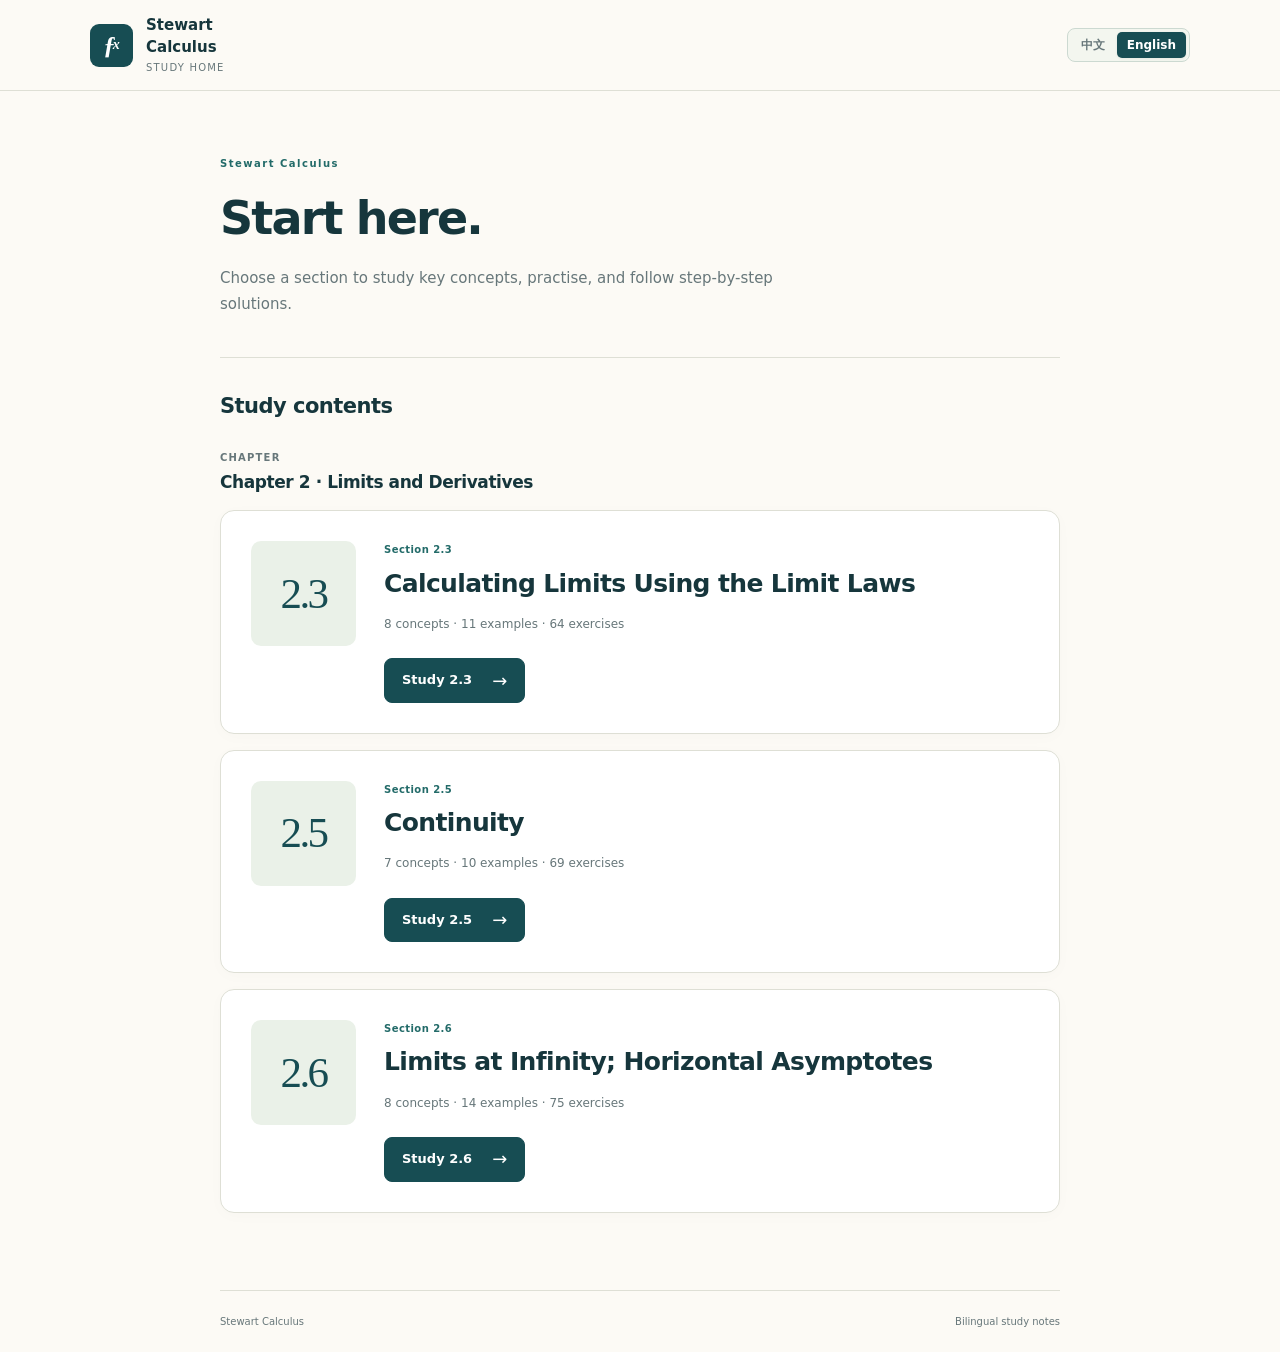
<file: index.html>
<!doctype html>
<html lang="en">
<head>
  <meta charset="UTF-8">
  <meta name="viewport" content="width=device-width, initial-scale=1">
  <meta name="theme-color" content="#174d53">
  <meta name="description" content="Bilingual study contents: concepts, examples, practice, and step-by-step solutions.">
  <title>Study home</title>
  <link rel="stylesheet" href="home.css">
  <script id="course-data" type="application/json">{"course":{"id":"stewart-calculus-7e","title":"Stewart 微积分","en":{"title":"Stewart Calculus"}},"sections":[{"slug":"2-3","section":"2.3","title":"用极限定律计算极限","en":{"title":"Calculating Limits Using the Limit Laws","chapter":"Chapter 2 · Limits and Derivatives"},"counts":{"concepts":8,"examples":11,"practice":0,"exercises":64},"chapter":"第 2 章 · 极限与导数"},{"slug":"2-5","section":"2.5","title":"连续性","en":{"title":"Continuity","chapter":"Chapter 2 · Limits and Derivatives"},"chapter":"第 2 章 · 极限与导数","counts":{"concepts":7,"examples":10,"practice":0,"exercises":69}},{"slug":"2-6","section":"2.6","title":"无穷远处的极限与水平渐近线","en":{"title":"Limits at Infinity; Horizontal Asymptotes","chapter":"Chapter 2 · Limits and Derivatives"},"counts":{"concepts":8,"examples":14,"practice":0,"exercises":75},"chapter":"第 2 章 · 极限与导数"}]}</script>
  <script src="home.js" defer></script>
</head>
<body>
  <a class="skip-link" href="#main" data-i18n="skip">Skip to study contents</a>
  <header class="topbar">
    <a class="brand" href="index.html" id="home-link" aria-label="Course home">
      <span class="brand-mark" aria-hidden="true">ƒ<span>x</span></span>
      <span><span class="brand-title">Study notes</span><small data-i18n="brand">STUDY HOME</small></span>
    </a>
    <div class="language-switch" role="group" aria-label="Language / 语言">
      <button type="button" data-language="zh" aria-pressed="false" lang="zh-Hans">中文</button>
      <button type="button" data-language="en" class="is-active" aria-pressed="true" lang="en">English</button>
    </div>
  </header>
  <main id="main" tabindex="-1">
    <section class="welcome" aria-labelledby="welcome-title">
      <p class="eyebrow course-title">STUDY NOTES</p>
      <h1 id="welcome-title" data-i18n="welcome">Start here.</h1>
      <p class="intro" data-i18n="intro">Choose a section to study key concepts, practise, and follow step-by-step solutions.</p>
    </section>
    <section class="contents" aria-labelledby="contents-title">
      <h2 id="contents-title" data-i18n="contents">Study contents</h2>
      <div id="course-contents"></div>
      <p id="home-empty" hidden data-i18n="empty">No sections are available yet.</p>
      <p id="home-error" role="alert" hidden></p>
    </section>
  </main>
  <footer><span class="course-title">Study notes</span><span data-i18n="footer">Bilingual study notes</span></footer>
  <p class="sr-only" id="announcement" role="status" aria-live="polite"></p>
</body>
</html>
</file>
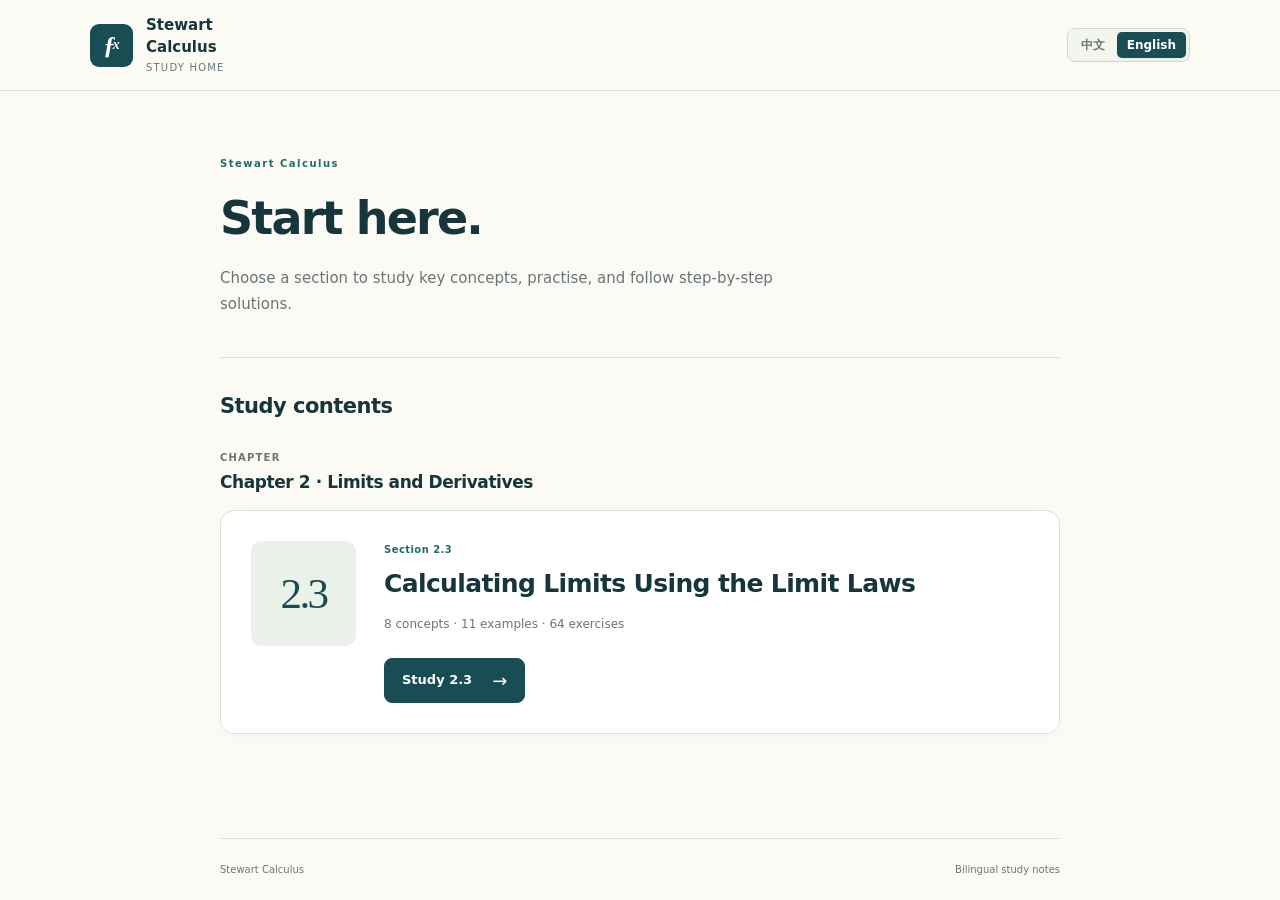
<file: site/index.html>
<!doctype html>
<html lang="en">
<head>
  <meta charset="UTF-8">
  <meta name="viewport" content="width=device-width, initial-scale=1">
  <meta name="theme-color" content="#174d53">
  <meta name="description" content="Bilingual study contents: concepts, examples, practice, and step-by-step solutions.">
  <title>Study home</title>
  <link rel="stylesheet" href="home.css">
  <script id="course-data" type="application/json">{"course":{"id":"stewart-calculus-7e","title":"Stewart 微积分","en":{"title":"Stewart Calculus"}},"sections":[{"slug":"2-3","section":"2.3","title":"用极限定律计算极限","en":{"title":"Calculating Limits Using the Limit Laws","chapter":"Chapter 2 · Limits and Derivatives"},"counts":{"concepts":8,"examples":11,"practice":0,"exercises":64},"chapter":"第 2 章 · 极限与导数"}]}</script>
  <script src="home.js" defer></script>
</head>
<body>
  <a class="skip-link" href="#main" data-i18n="skip">Skip to study contents</a>
  <header class="topbar">
    <a class="brand" href="index.html" id="home-link" aria-label="Course home">
      <span class="brand-mark" aria-hidden="true">ƒ<span>x</span></span>
      <span><span class="brand-title">Study notes</span><small data-i18n="brand">STUDY HOME</small></span>
    </a>
    <div class="language-switch" role="group" aria-label="Language / 语言">
      <button type="button" data-language="zh" aria-pressed="false" lang="zh-Hans">中文</button>
      <button type="button" data-language="en" class="is-active" aria-pressed="true" lang="en">English</button>
    </div>
  </header>
  <main id="main" tabindex="-1">
    <section class="welcome" aria-labelledby="welcome-title">
      <p class="eyebrow course-title">STUDY NOTES</p>
      <h1 id="welcome-title" data-i18n="welcome">Start here.</h1>
      <p class="intro" data-i18n="intro">Choose a section to study key concepts, practise, and follow step-by-step solutions.</p>
    </section>
    <section class="contents" aria-labelledby="contents-title">
      <h2 id="contents-title" data-i18n="contents">Study contents</h2>
      <div id="course-contents"></div>
      <p id="home-empty" hidden data-i18n="empty">No sections are available yet.</p>
      <p id="home-error" role="alert" hidden></p>
    </section>
  </main>
  <footer><span class="course-title">Study notes</span><span data-i18n="footer">Bilingual study notes</span></footer>
  <p class="sr-only" id="announcement" role="status" aria-live="polite"></p>
</body>
</html>
</file>
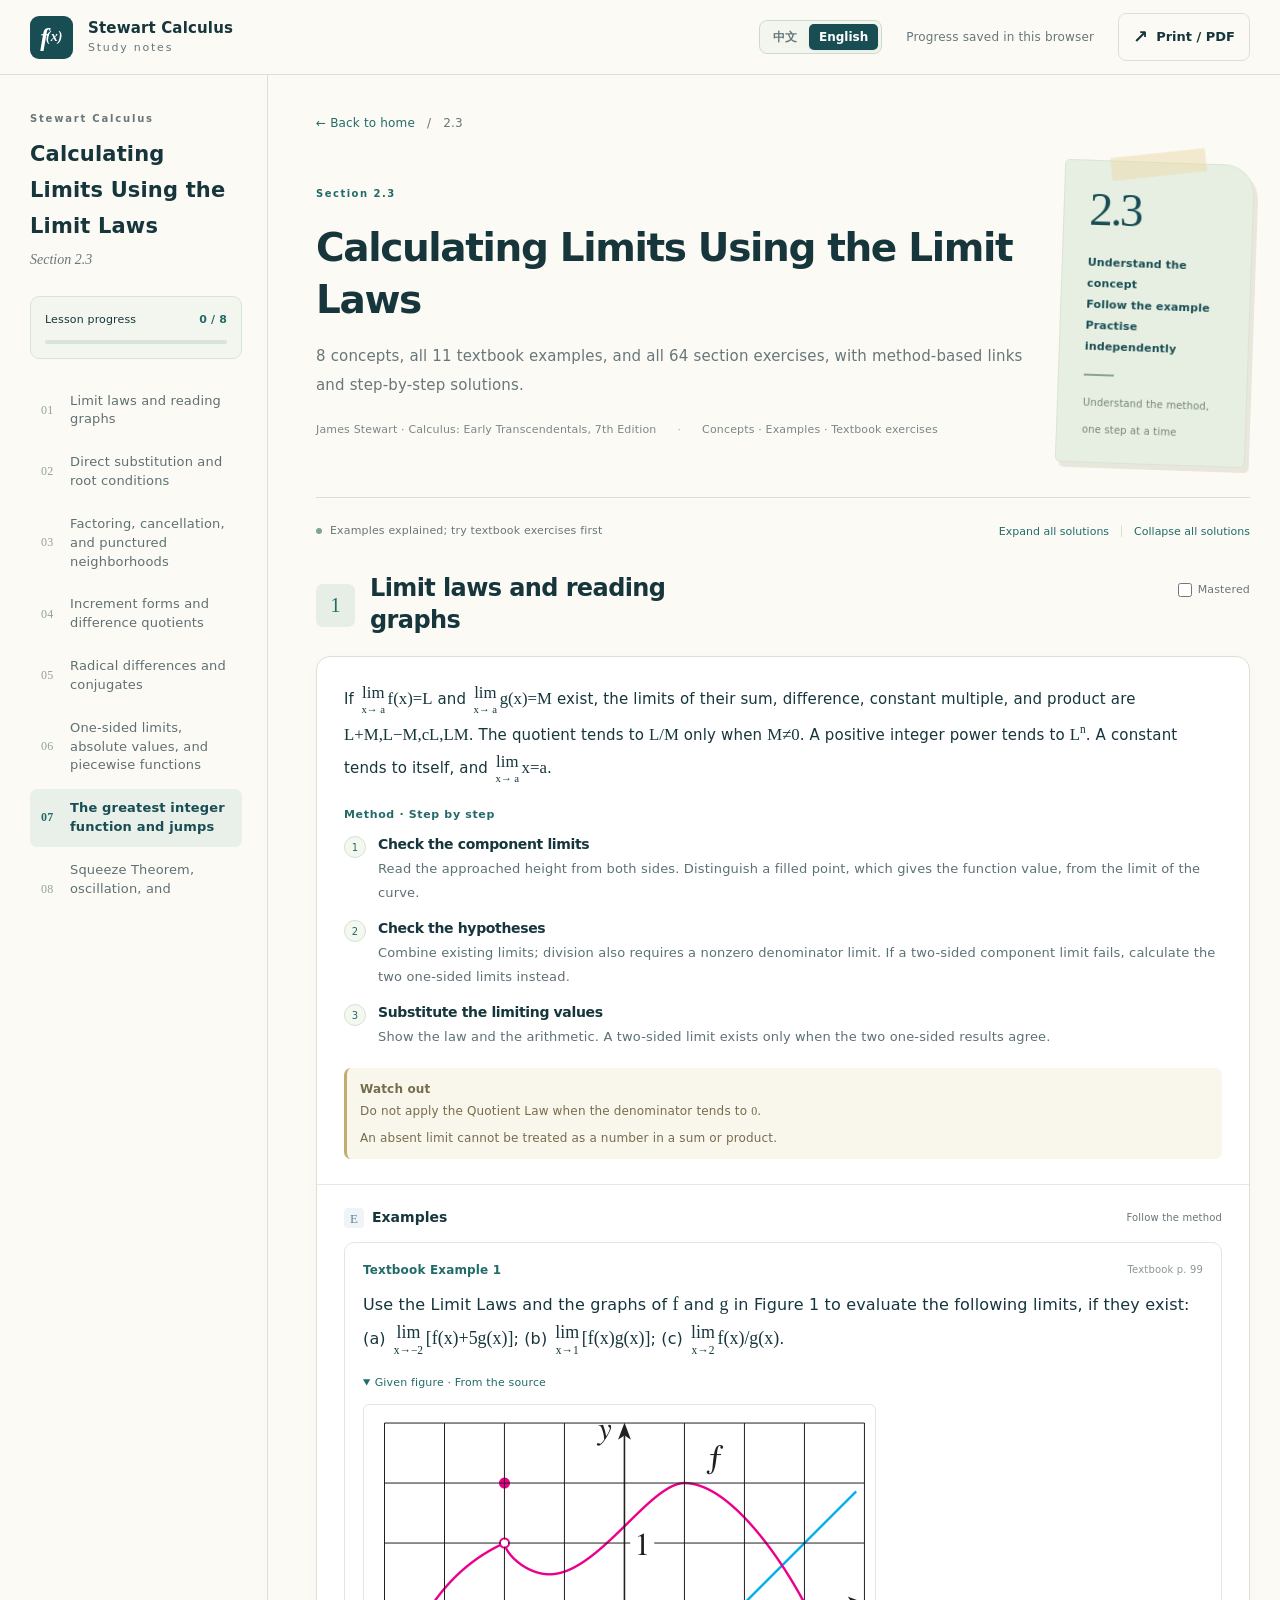
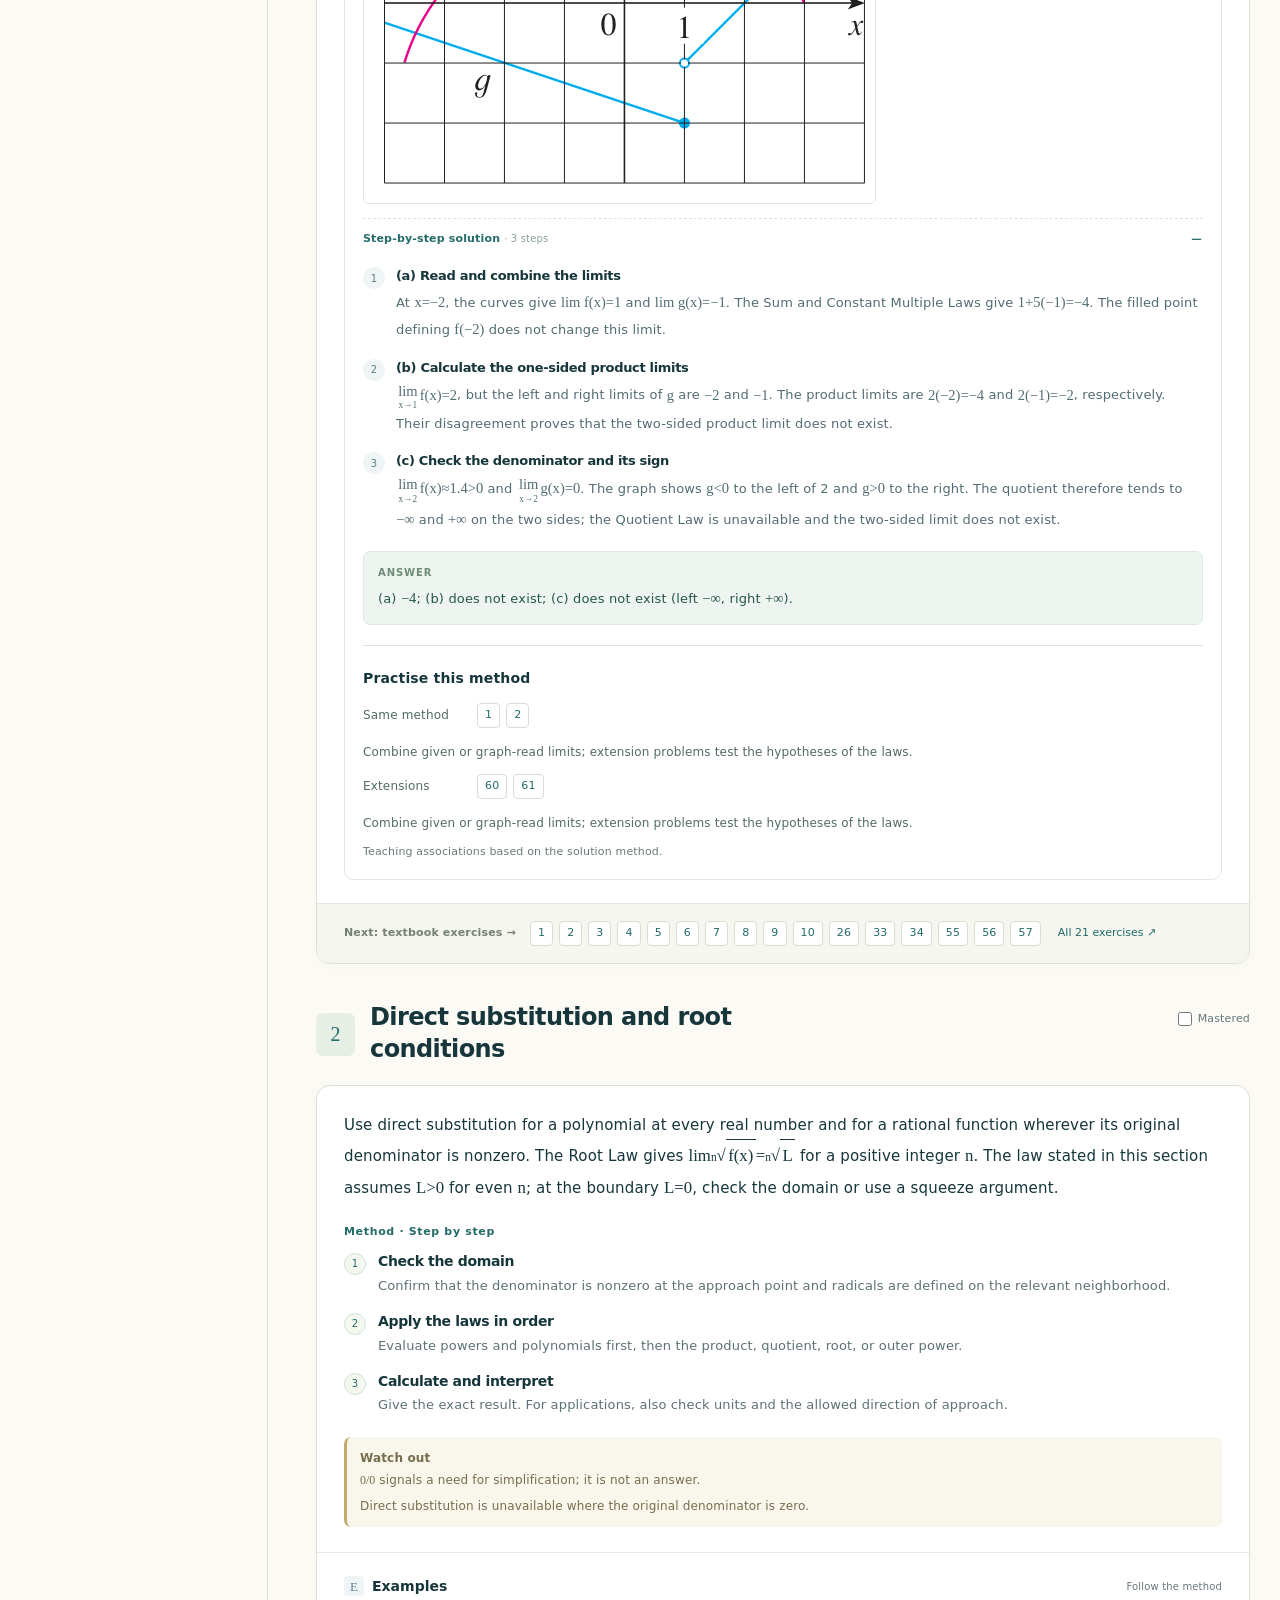
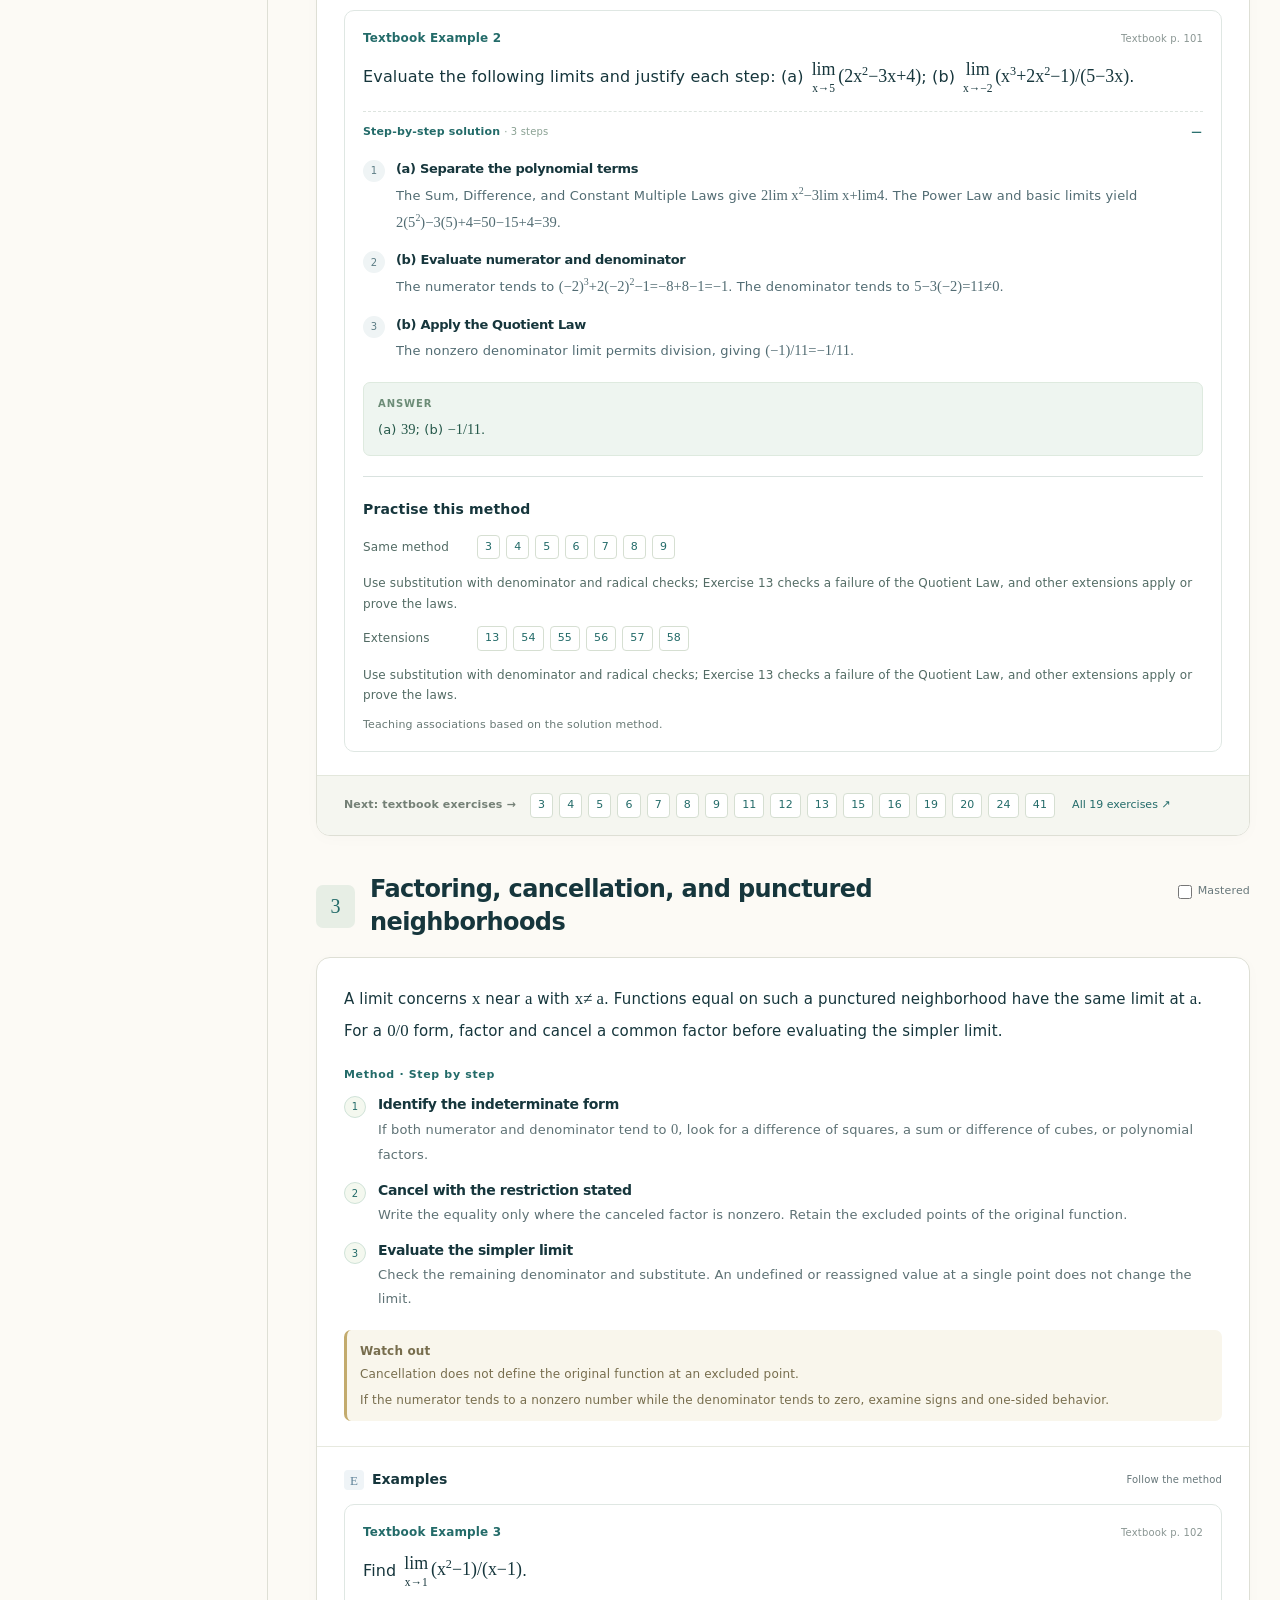
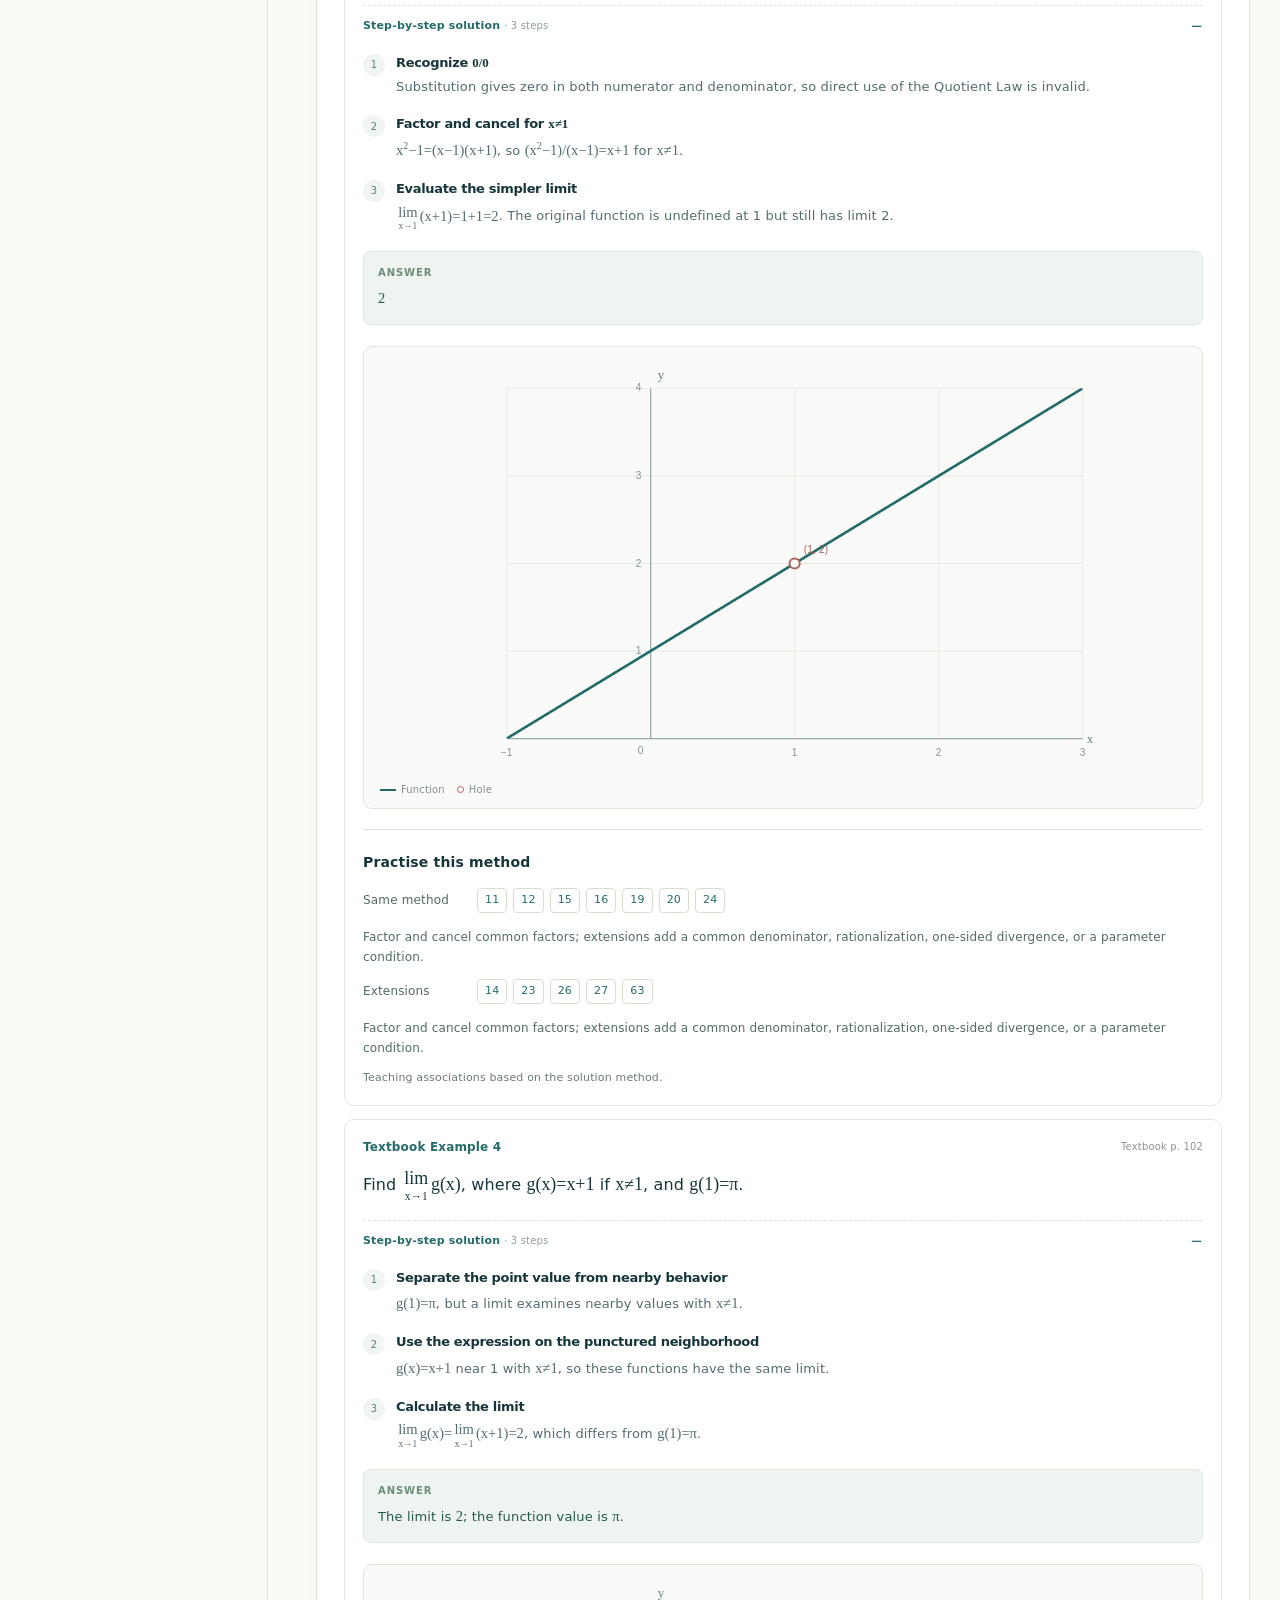
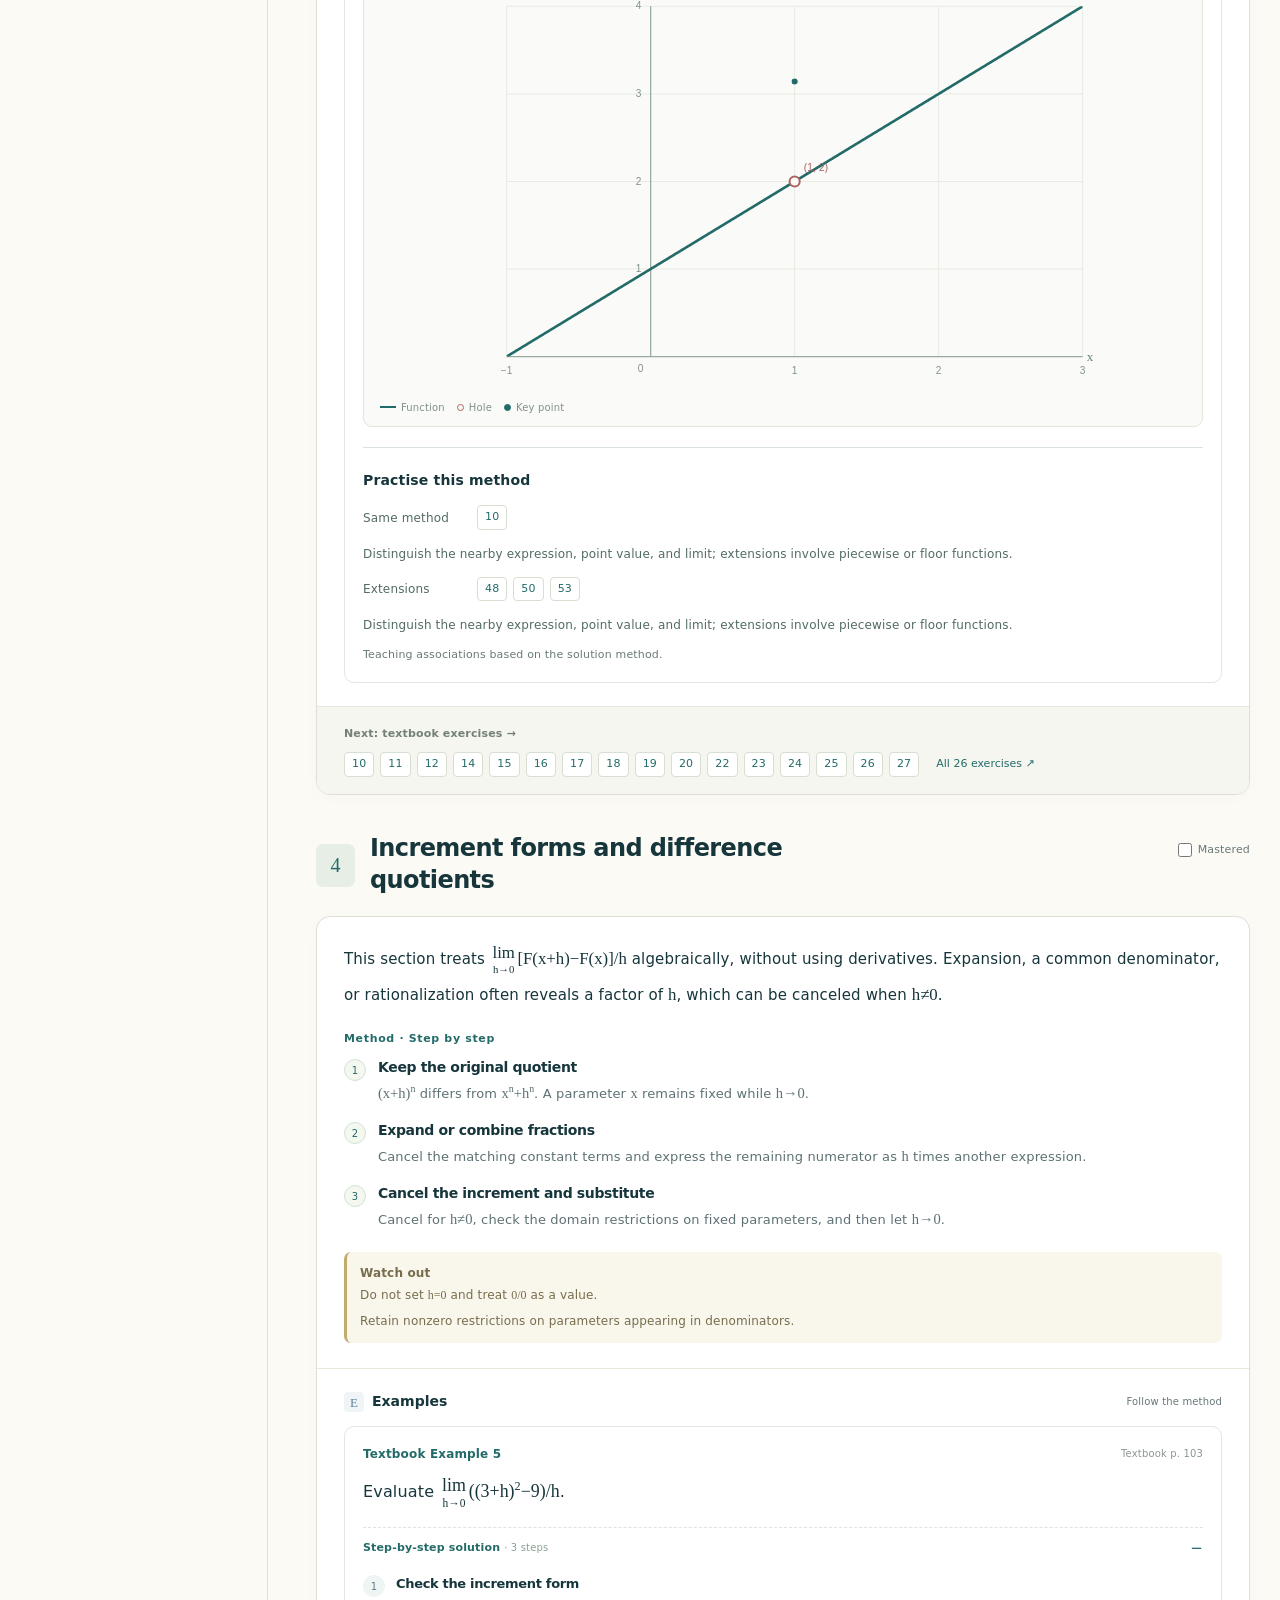
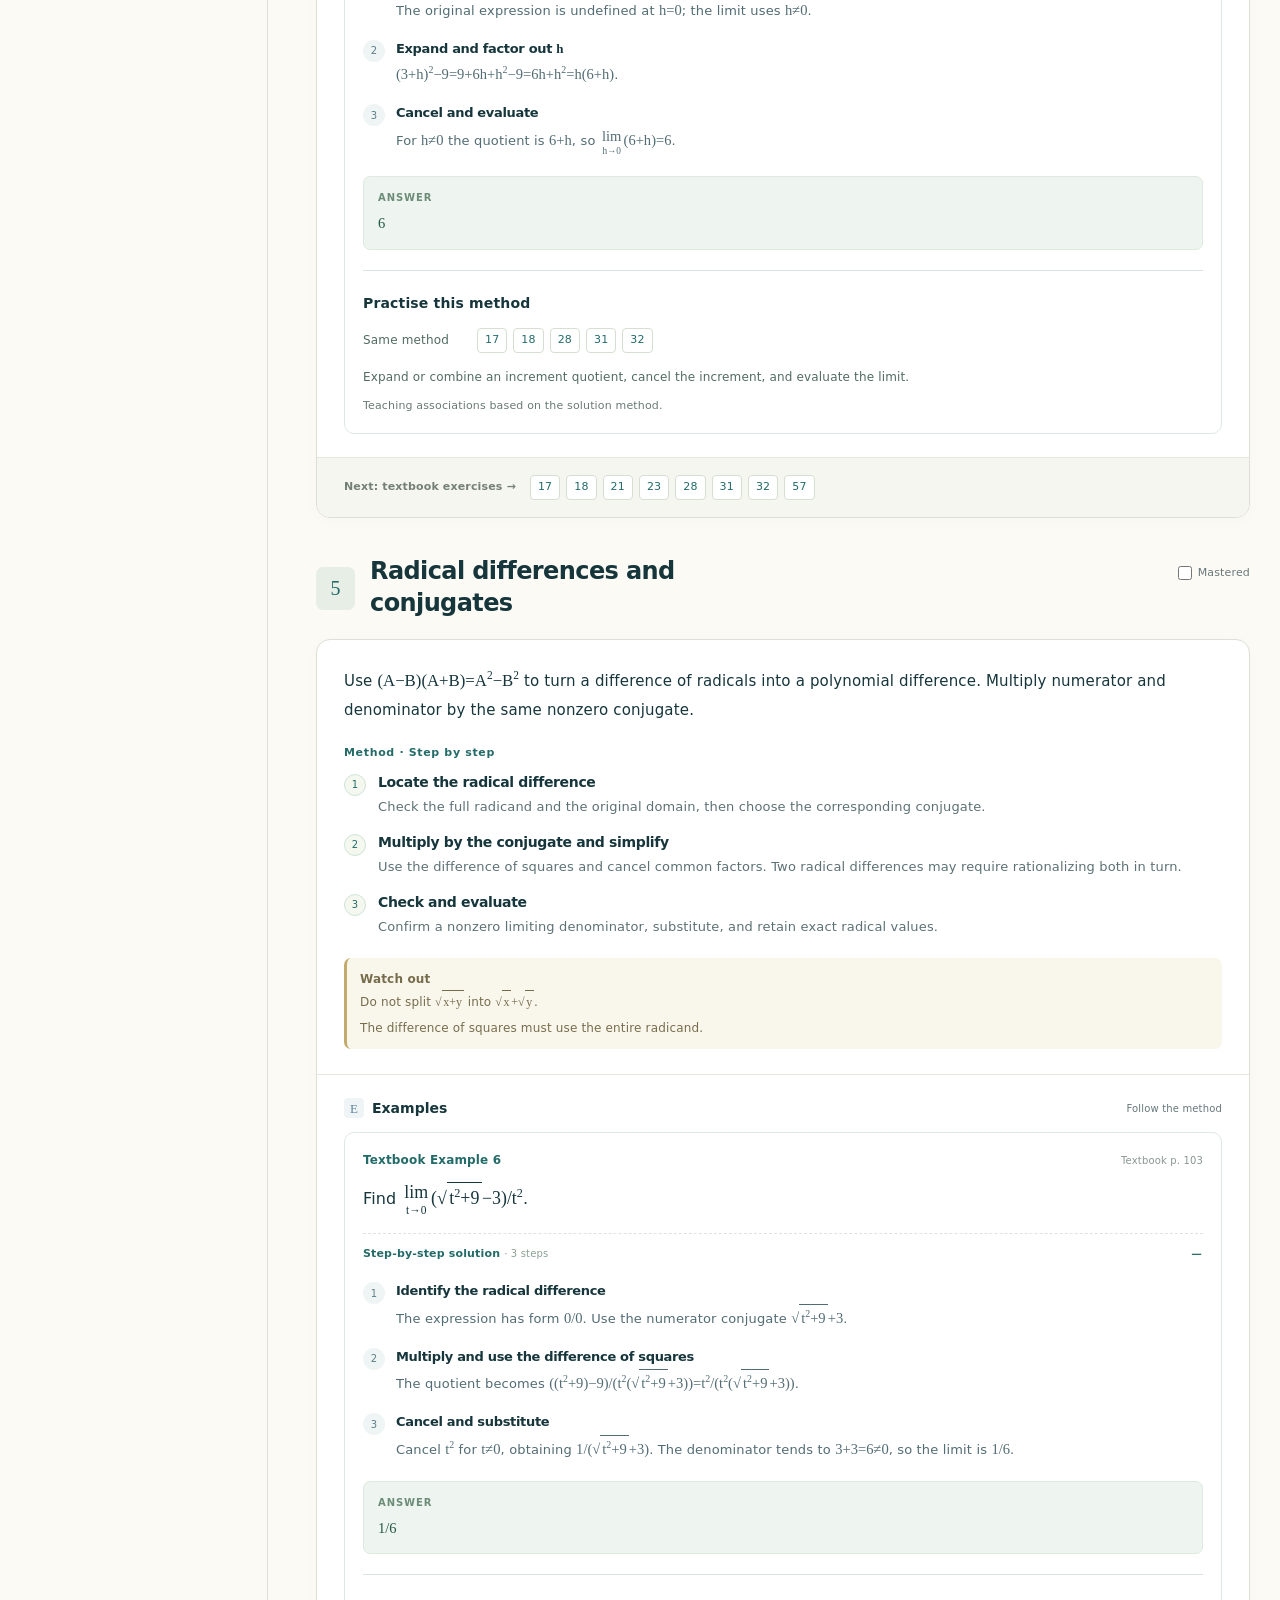
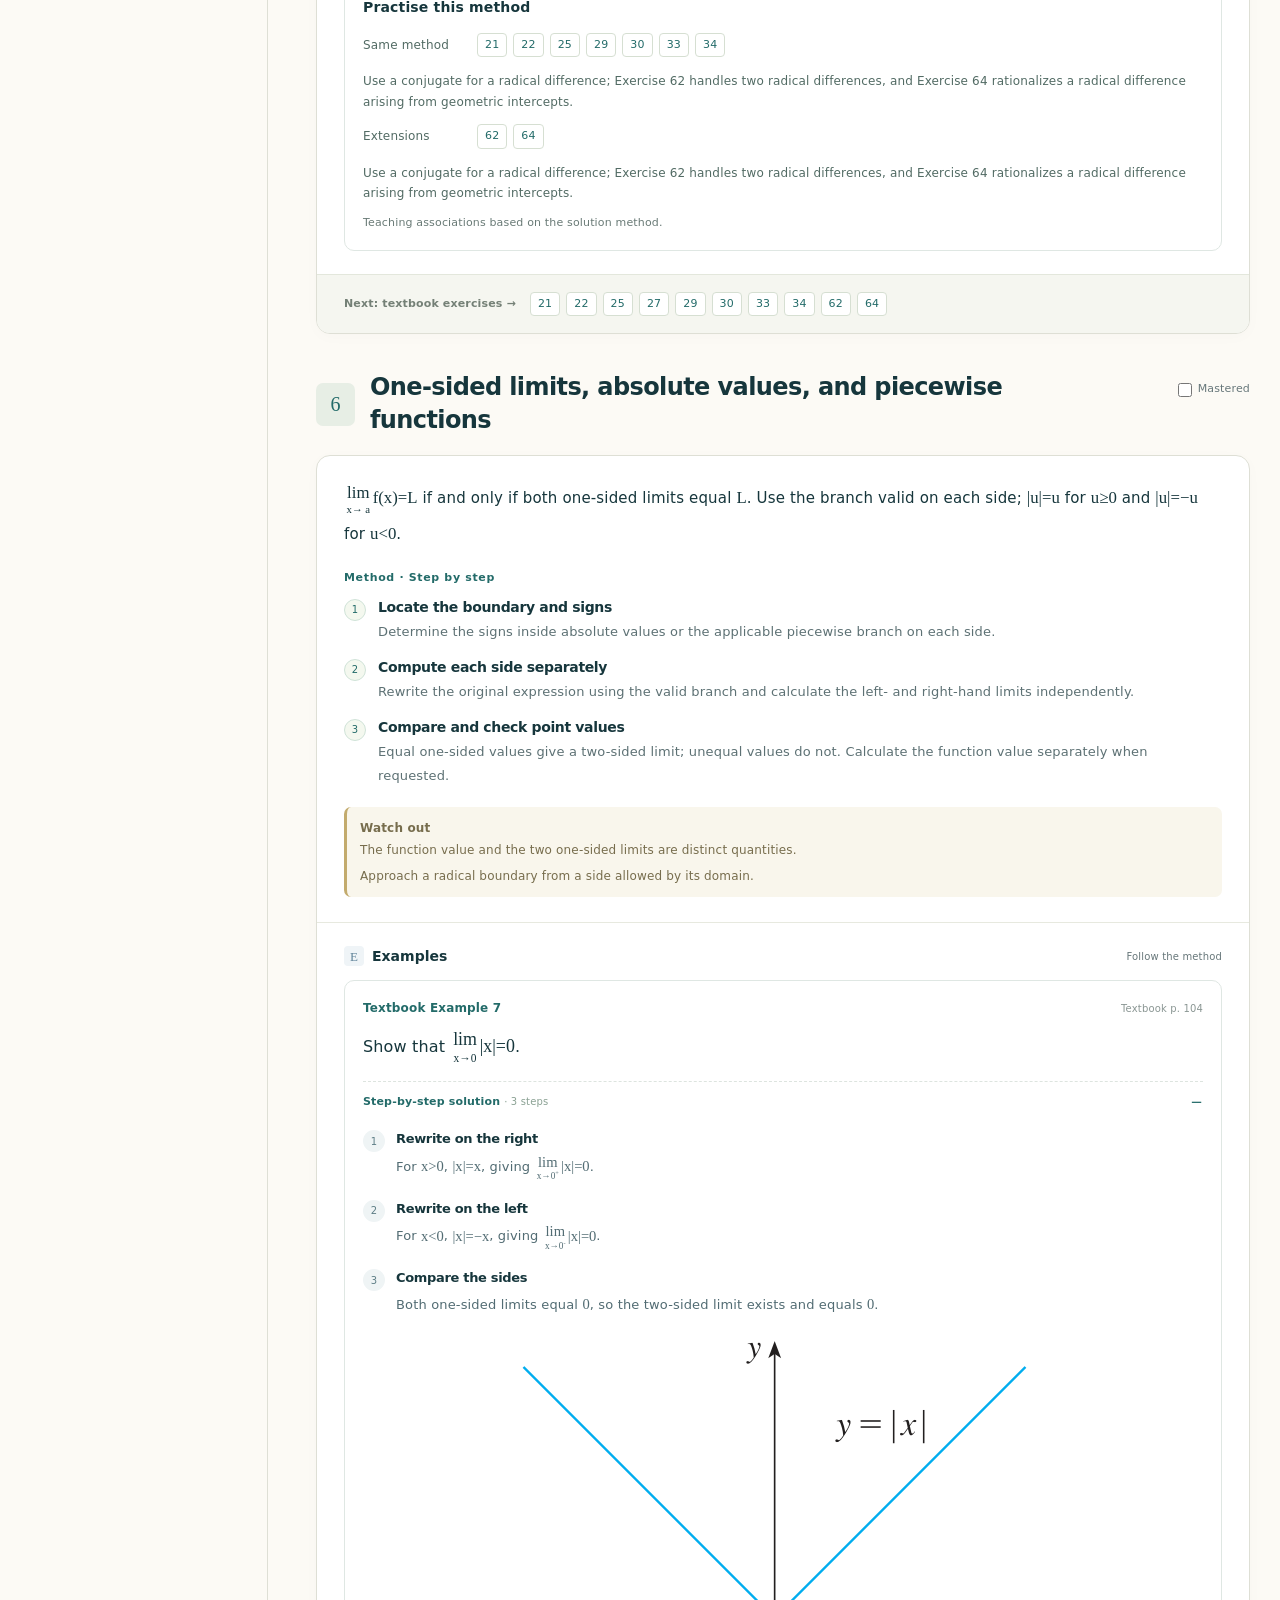
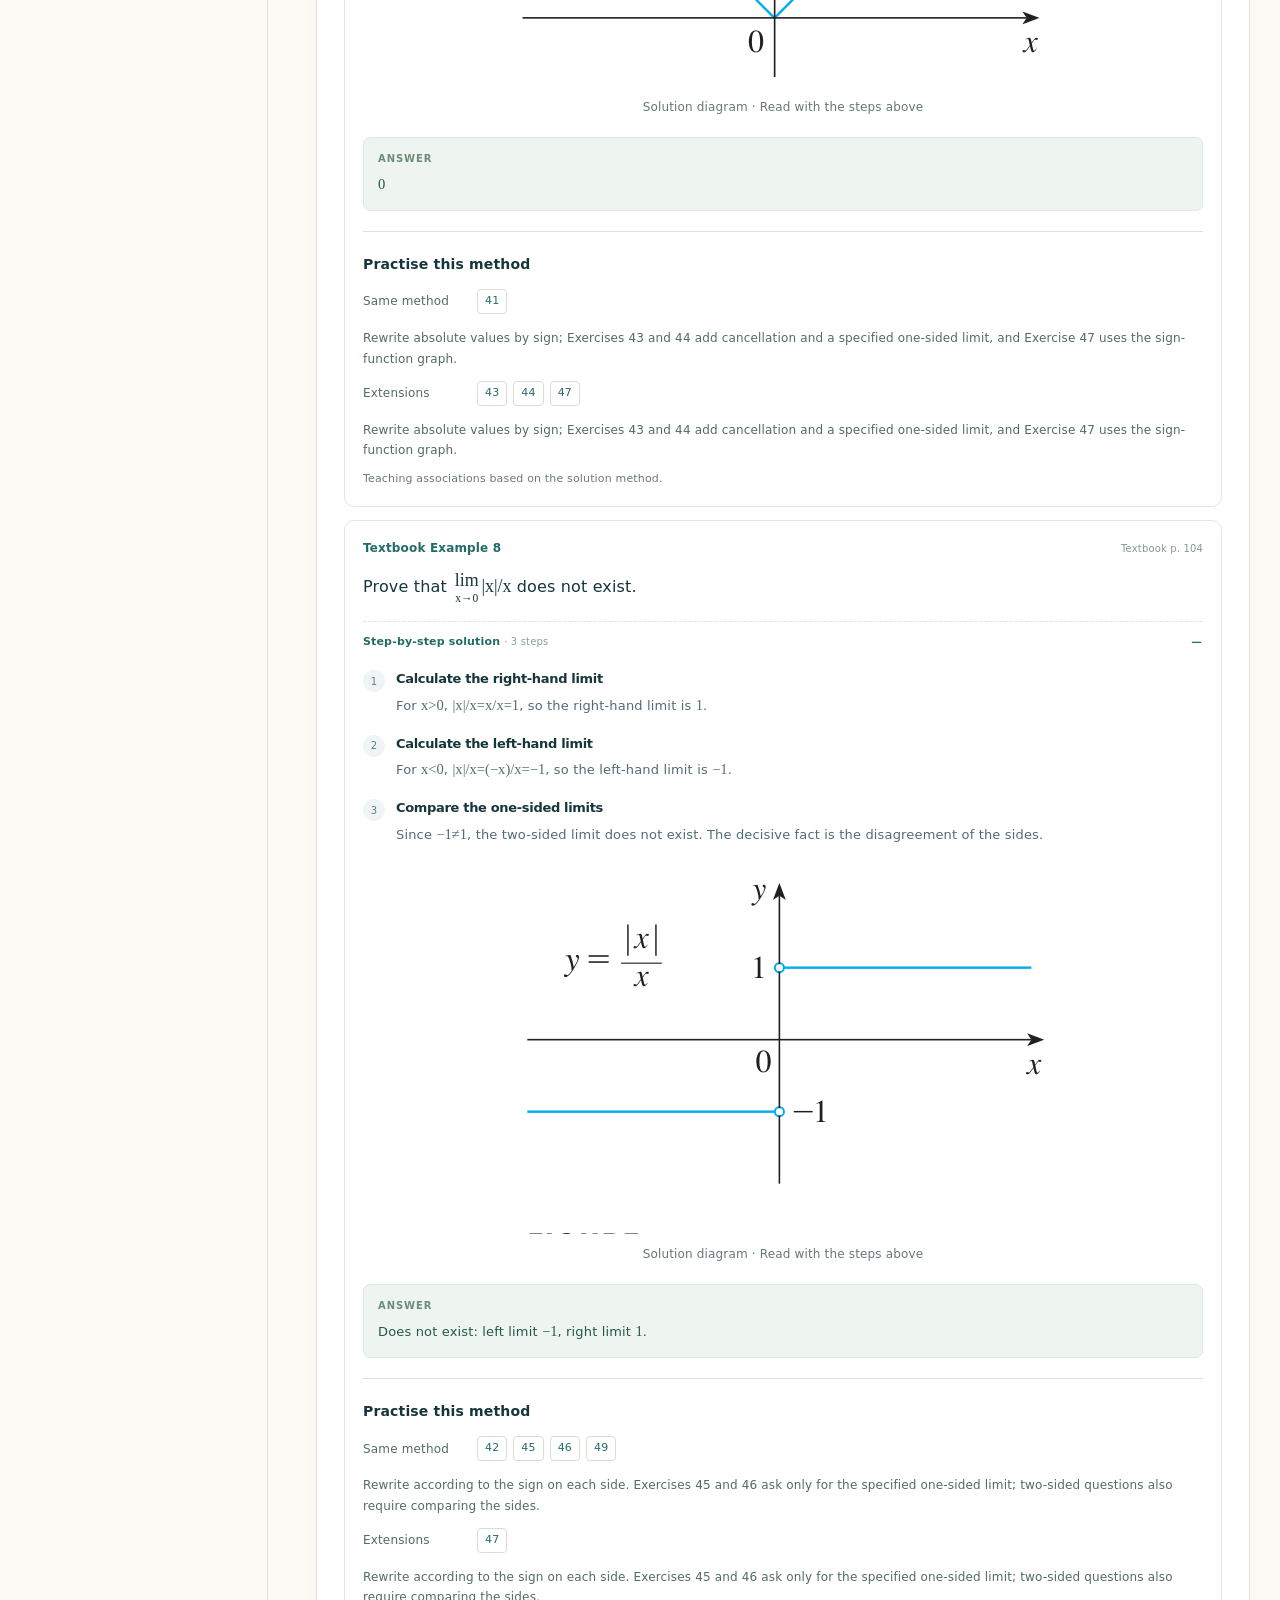
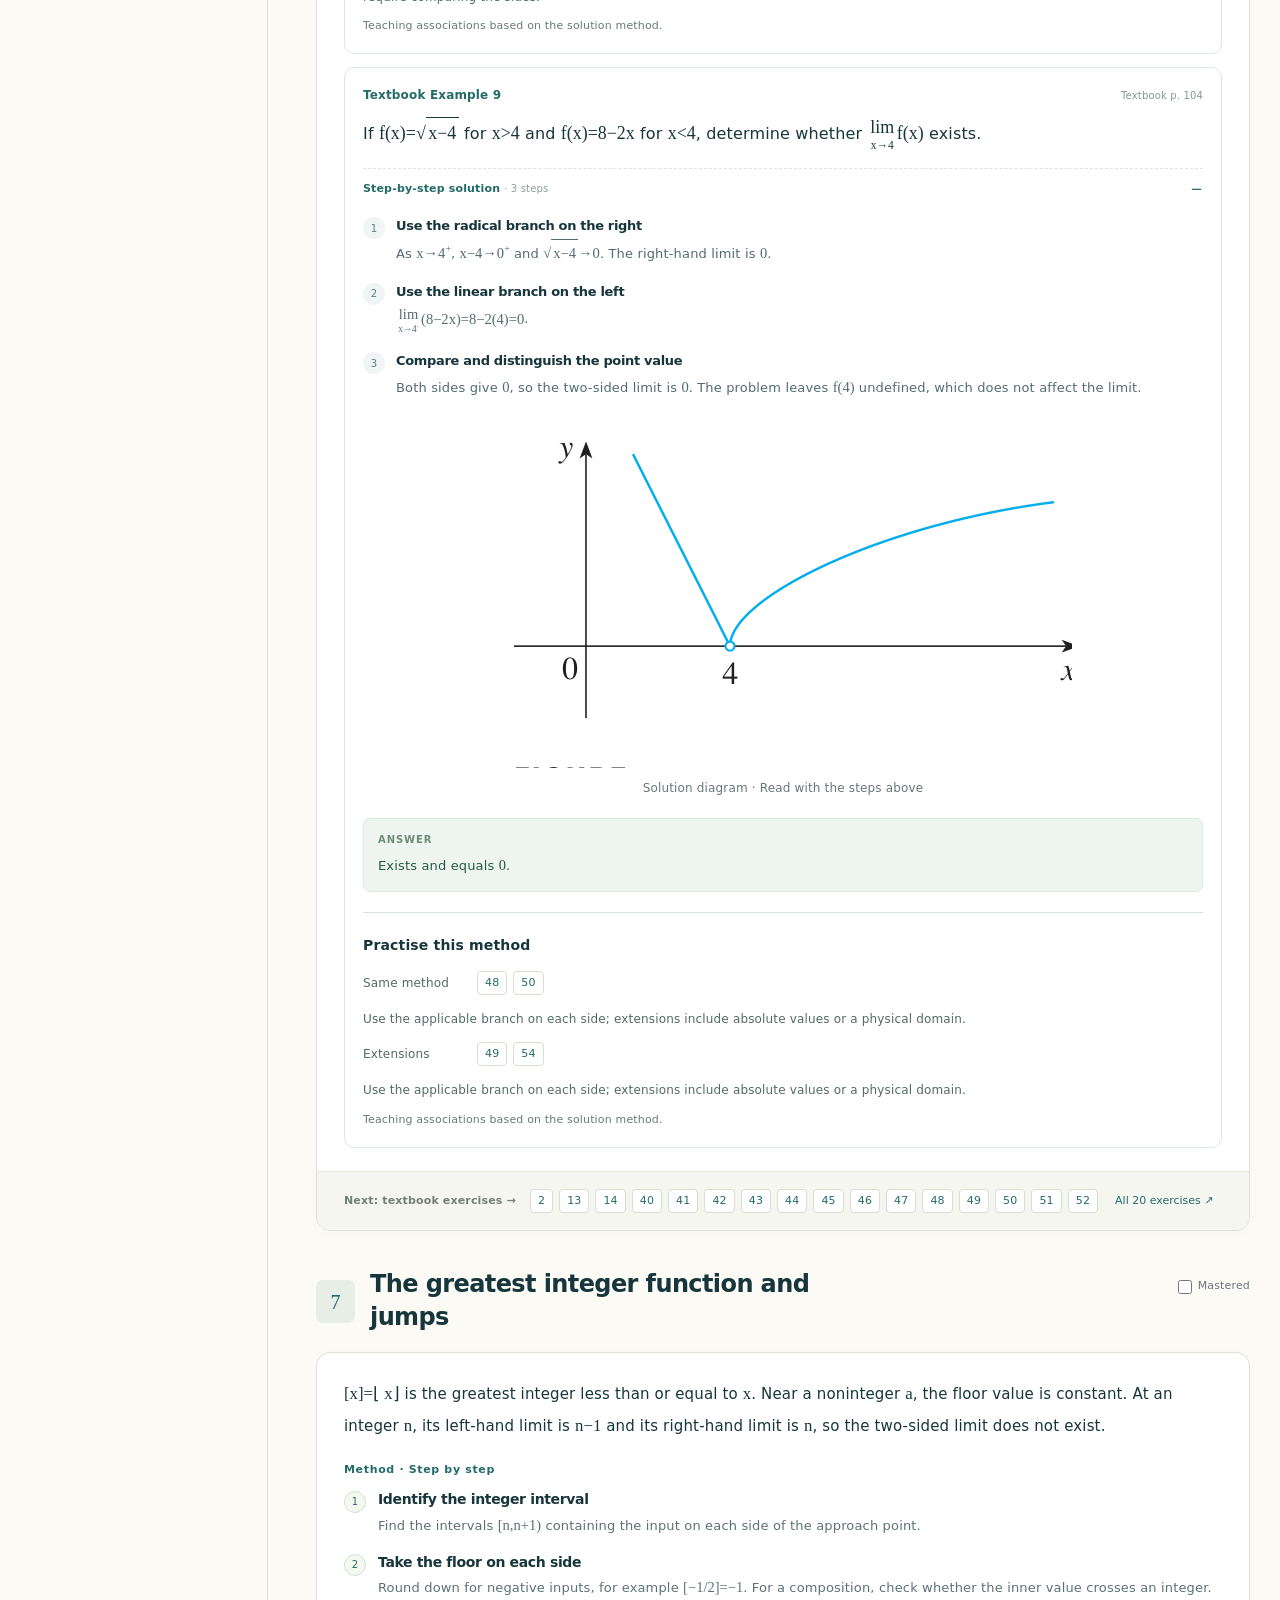
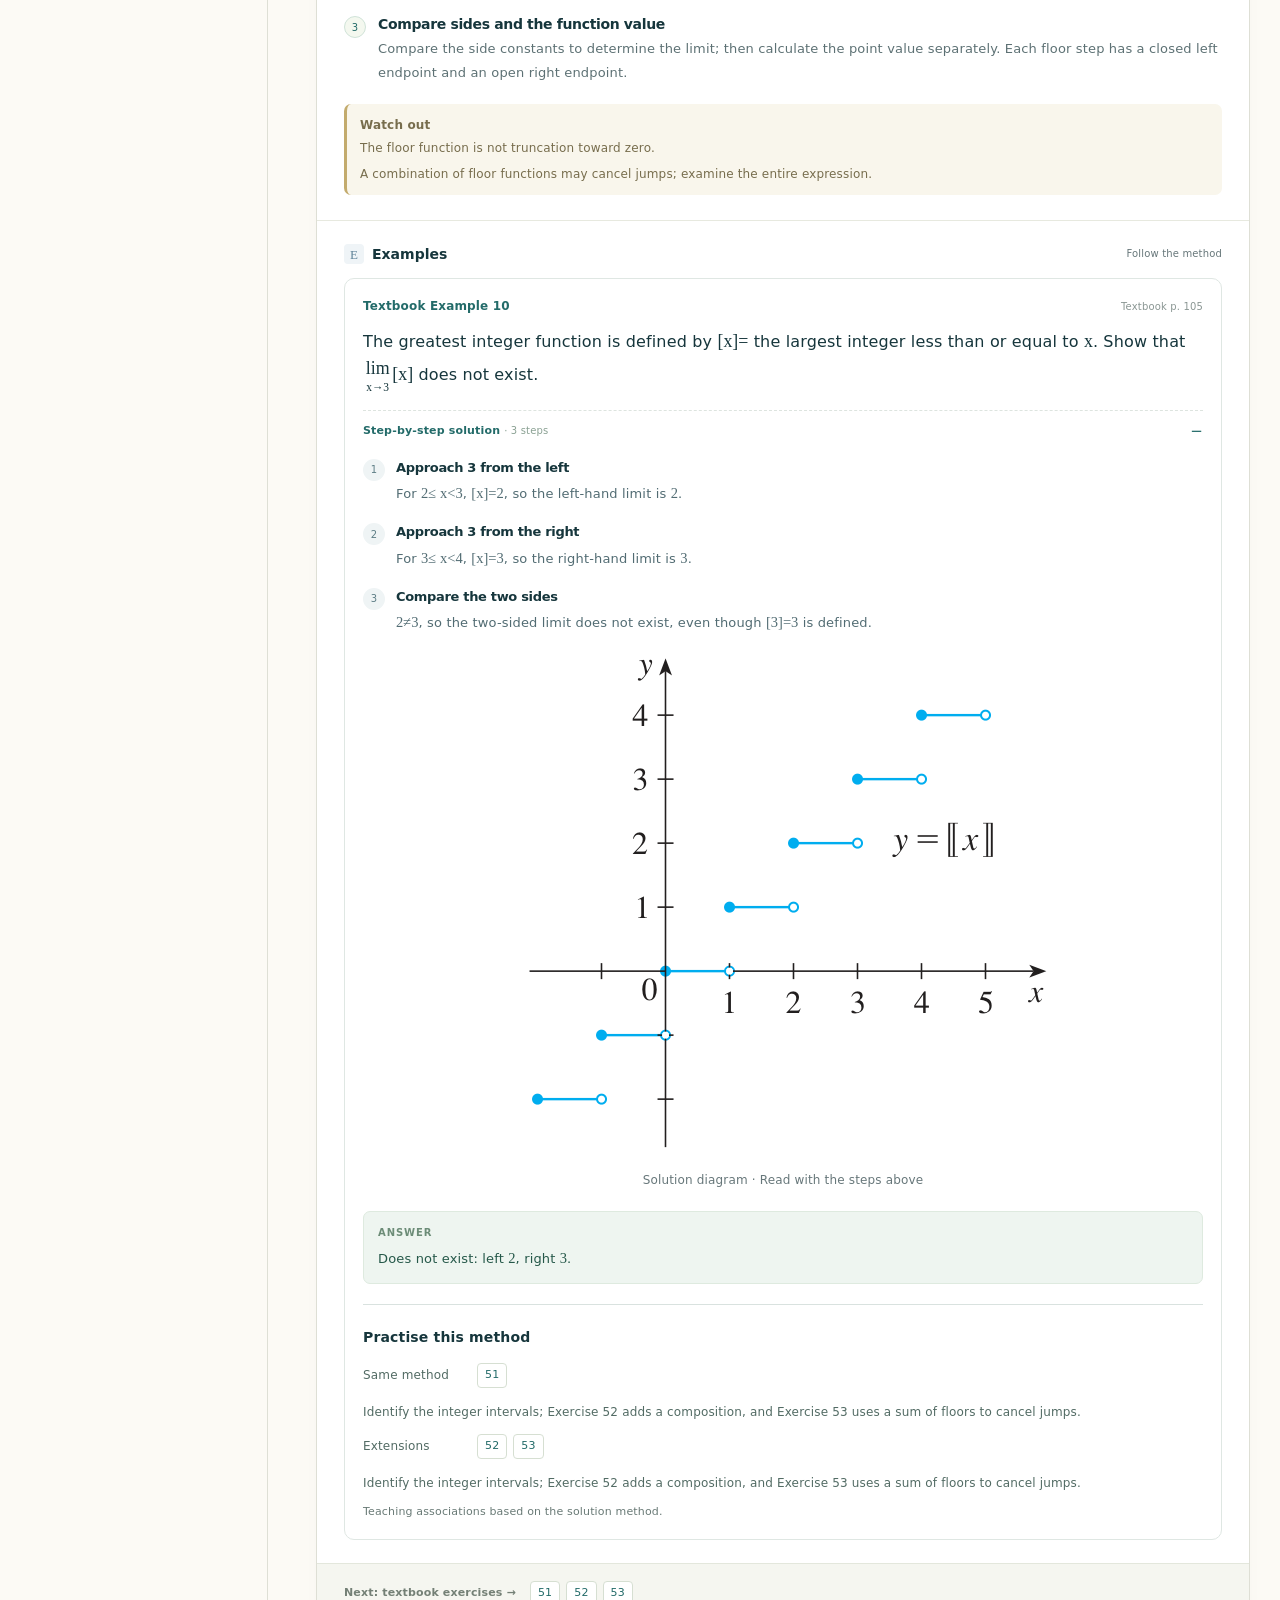
<file: sections/2-3/index.html>
<!doctype html>
<html lang="en">
<head>
  <meta charset="UTF-8">
  <meta name="viewport" content="width=device-width, initial-scale=1">
  <meta name="theme-color" content="#174d53">
  <meta name="description" content="Bilingual textbook study notes with concepts, examples, practice, and step-by-step solutions.">
  <title>Study Notes</title>
  <link rel="stylesheet" href="styles.css">
  <script id="lesson-data" type="application/json">{"course":{"id":"stewart-calculus-7e","title":"Stewart 微积分","en":{"title":"Stewart Calculus"}},"lesson":{"id":"2-3","section":"2.3","title":"用极限定律计算极限","description":"8 个知识点、11 道教材例题与全部 64 道节后习题；按方法关联例题和练习，提供逐步解析。","en":{"title":"Calculating Limits Using the Limit Laws","description":"8 concepts, all 11 textbook examples, and all 64 section exercises, with method-based links and step-by-step solutions."},"source":{"kind":"pdf","title":"James Stewart · Calculus: Early Transcendentals, 7th Edition","printedPages":[99,108],"pdfPages":[131,140]},"concepts":[{"id":"limit-laws","title":"极限定律与图像读值","summary":"若 $\\lim_{x\\to a}f(x)=L$、$\\lim_{x\\to a}g(x)=M$ 都存在，则和、差、常数倍、积分别趋于 $L+M,L-M,cL,LM$；商趋于 $L/M$ 要求 $M\\ne0$。正整数次幂趋于 $L^n$。常数的极限等于常数，$\\lim_{x\\to a}x=a$。","method":[{"title":"先检查每个极限","body":"从左右两侧读取曲线趋近的高度，区分实心点的函数值与曲线的极限。"},{"title":"检查法则的条件","body":"只有各极限存在才直接组合；除法还需分母极限非零。若一个双侧极限不存在，改算左右两侧。"},{"title":"代入极限值并计算","body":"写出所用法则和具体运算。左右结果相同时才给出双侧极限。"}],"pitfalls":["分母趋于 $0$ 不能直接用商法则。","不能把不存在的极限当作数字相加或相乘。"],"en":{"title":"Limit laws and reading graphs","summary":"If $\\lim_{x\\to a}f(x)=L$ and $\\lim_{x\\to a}g(x)=M$ exist, the limits of their sum, difference, constant multiple, and product are $L+M,L-M,cL,LM$. The quotient tends to $L/M$ only when $M\\ne0$. A positive integer power tends to $L^n$. A constant tends to itself, and $\\lim_{x\\to a}x=a$.","method":[{"title":"Check the component limits","body":"Read the approached height from both sides. Distinguish a filled point, which gives the function value, from the limit of the curve."},{"title":"Check the hypotheses","body":"Combine existing limits; division also requires a nonzero denominator limit. If a two-sided component limit fails, calculate the two one-sided limits instead."},{"title":"Substitute the limiting values","body":"Show the law and the arithmetic. A two-sided limit exists only when the two one-sided results agree."}],"pitfalls":["Do not apply the Quotient Law when the denominator tends to $0$.","An absent limit cannot be treated as a number in a sum or product."]}},{"id":"substitution","title":"直接代入与根式条件","summary":"多项式在每个实数处都可直接代入；有理函数在原分母非零处可直接代入。根式法则为 $\\lim\\sqrt[n]{f(x)}=\\sqrt[n]{L}$，其中 $n$ 是正整数；本节对偶数 $n$ 的法则要求 $L>0$，边界 $L=0$ 要结合定义域或夹逼证明。","method":[{"title":"检查定义域","body":"确认分母在趋近点不为 $0$，根式在所考虑的邻域内有定义。"},{"title":"按法则逐层代入","body":"先算幂与多项式，再算积、商、根或外层幂。"},{"title":"计算并解释","body":"写出精确结果；应用题还要检查单位及允许的趋近方向。"}],"pitfalls":["$0/0$ 是需要变形的信号，不是答案。","直接代入性质不适用于原分母为零的点。"],"en":{"title":"Direct substitution and root conditions","summary":"Use direct substitution for a polynomial at every real number and for a rational function wherever its original denominator is nonzero. The Root Law gives $\\lim\\sqrt[n]{f(x)}=\\sqrt[n]{L}$ for a positive integer $n$. The law stated in this section assumes $L>0$ for even $n$; at the boundary $L=0$, check the domain or use a squeeze argument.","method":[{"title":"Check the domain","body":"Confirm that the denominator is nonzero at the approach point and radicals are defined on the relevant neighborhood."},{"title":"Apply the laws in order","body":"Evaluate powers and polynomials first, then the product, quotient, root, or outer power."},{"title":"Calculate and interpret","body":"Give the exact result. For applications, also check units and the allowed direction of approach."}],"pitfalls":["$0/0$ signals a need for simplification; it is not an answer.","Direct substitution is unavailable where the original denominator is zero."]}},{"id":"cancellation","title":"因式分解、约分与去心邻域","summary":"极限只研究 $x$ 接近 $a$ 且 $x\\ne a$ 时的行为。若两个函数在这样的邻域中相等，它们在 $a$ 的极限相同。遇到 $0/0$，可先分解并约去共同因子，再求简化后函数的极限。","method":[{"title":"试代入，辨认未定式","body":"若分子、分母同时趋于 $0$，寻找平方差、立方和差或一般多项式因式。"},{"title":"注明条件后约分","body":"只在被约因子非零时写出等式；保留原函数的排除点。"},{"title":"求简式极限","body":"检查简式的分母，再代入。单个点处无定义或被重新赋值不会改变极限。"}],"pitfalls":["约分不会使原函数在被排除点自动有定义。","分子趋非零、分母趋零时，应检查符号与两侧行为，而非硬套约分。"],"en":{"title":"Factoring, cancellation, and punctured neighborhoods","summary":"A limit concerns $x$ near $a$ with $x\\ne a$. Functions equal on such a punctured neighborhood have the same limit at $a$. For a $0/0$ form, factor and cancel a common factor before evaluating the simpler limit.","method":[{"title":"Identify the indeterminate form","body":"If both numerator and denominator tend to $0$, look for a difference of squares, a sum or difference of cubes, or polynomial factors."},{"title":"Cancel with the restriction stated","body":"Write the equality only where the canceled factor is nonzero. Retain the excluded points of the original function."},{"title":"Evaluate the simpler limit","body":"Check the remaining denominator and substitute. An undefined or reassigned value at a single point does not change the limit."}],"pitfalls":["Cancellation does not define the original function at an excluded point.","If the numerator tends to a nonzero number while the denominator tends to zero, examine signs and one-sided behavior."]}},{"id":"difference-quotients","title":"增量形式与差商","summary":"本节先用代数处理 $\\lim_{h\\to0}[F(x+h)-F(x)]/h$，不需要预先使用导数。展开、通分或有理化后，分子通常含 $h$，在 $h\\ne0$ 时可约去。","method":[{"title":"保留原差商","body":"注意 $(x+h)^n$ 与 $x^n+h^n$ 不同，参数 $x$ 在 $h\\to0$ 时固定。"},{"title":"展开或通分","body":"先消去相同常数项，把剩余分子写成 $h$ 乘一个表达式。"},{"title":"约去增量，再代入","body":"对 $h\\ne0$ 约分，检查固定参数的定义域，然后令 $h\\to0$。"}],"pitfalls":["不能先令 $h=0$ 后把 $0/0$ 当作值。","参数出现在分母时，必须保留其非零条件。"],"en":{"title":"Increment forms and difference quotients","summary":"This section treats $\\lim_{h\\to0}[F(x+h)-F(x)]/h$ algebraically, without using derivatives. Expansion, a common denominator, or rationalization often reveals a factor of $h$, which can be canceled when $h\\ne0$.","method":[{"title":"Keep the original quotient","body":"$(x+h)^n$ differs from $x^n+h^n$. A parameter $x$ remains fixed while $h\\to0$."},{"title":"Expand or combine fractions","body":"Cancel the matching constant terms and express the remaining numerator as $h$ times another expression."},{"title":"Cancel the increment and substitute","body":"Cancel for $h\\ne0$, check the domain restrictions on fixed parameters, and then let $h\\to0$."}],"pitfalls":["Do not set $h=0$ and treat $0/0$ as a value.","Retain nonzero restrictions on parameters appearing in denominators."]}},{"id":"rationalization","title":"根式差与共轭有理化","summary":"利用 $(A-B)(A+B)=A^2-B^2$，把根式差变为多项式差。只有乘上同一个非零因子的分子与分母，才能保持原式。","method":[{"title":"找出导致 $0/0$ 的根式差","body":"确定根号覆盖范围和原式定义域，选择对应的共轭。"},{"title":"乘共轭并化简","body":"写出平方差，约去共同因子；若分子分母都有根式差，可能要先后处理两次。"},{"title":"检查简式并求极限","body":"确认简化后的分母极限非零，再代入，保留精确根式。"}],"pitfalls":["不要把 $\\sqrt{x+y}$ 拆成 $\\sqrt{x}+\\sqrt{y}$。","共轭乘法中的平方差必须覆盖整个根式。"],"en":{"title":"Radical differences and conjugates","summary":"Use $(A-B)(A+B)=A^2-B^2$ to turn a difference of radicals into a polynomial difference. Multiply numerator and denominator by the same nonzero conjugate.","method":[{"title":"Locate the radical difference","body":"Check the full radicand and the original domain, then choose the corresponding conjugate."},{"title":"Multiply by the conjugate and simplify","body":"Use the difference of squares and cancel common factors. Two radical differences may require rationalizing both in turn."},{"title":"Check and evaluate","body":"Confirm a nonzero limiting denominator, substitute, and retain exact radical values."}],"pitfalls":["Do not split $\\sqrt{x+y}$ into $\\sqrt{x}+\\sqrt{y}$.","The difference of squares must use the entire radicand."]}},{"id":"one-sided","title":"单侧极限、绝对值与分段函数","summary":"$\\lim_{x\\to a}f(x)=L$ 当且仅当左右极限都等于 $L$。分别使用各侧适用的分支；$|u|=u$ 当 $u\\ge0$，$|u|=-u$ 当 $u\u003c0$。","method":[{"title":"定位分界点与符号","body":"列出绝对值内部或分段条件在趋近点两侧的符号。"},{"title":"左右分别计算","body":"在每一侧改写原式，独立算出左极限和右极限。"},{"title":"比较并检查点值","body":"左右相同则双侧极限存在；不同则不存在。需要求函数值时另按该点定义计算。"}],"pitfalls":["函数值、左极限、右极限是三个不同量。","单侧根式极限必须从定义域允许的一侧趋近。"],"en":{"title":"One-sided limits, absolute values, and piecewise functions","summary":"$\\lim_{x\\to a}f(x)=L$ if and only if both one-sided limits equal $L$. Use the branch valid on each side; $|u|=u$ for $u\\ge0$ and $|u|=-u$ for $u\u003c0$.","method":[{"title":"Locate the boundary and signs","body":"Determine the signs inside absolute values or the applicable piecewise branch on each side."},{"title":"Compute each side separately","body":"Rewrite the original expression using the valid branch and calculate the left- and right-hand limits independently."},{"title":"Compare and check point values","body":"Equal one-sided values give a two-sided limit; unequal values do not. Calculate the function value separately when requested."}],"pitfalls":["The function value and the two one-sided limits are distinct quantities.","Approach a radical boundary from a side allowed by its domain."]}},{"id":"floor","title":"取整函数与跳跃","summary":"$[x]=\\lfloor x\\rfloor$ 是不大于 $x$ 的最大整数。非整数 $a$ 附近取整值保持不变；在整数 $n$ 处左极限为 $n-1$、右极限为 $n$，因此双侧极限不存在。","method":[{"title":"确定落在哪个整数区间","body":"先算输入在趋近点左侧与右侧分别落在哪个 $[n,n+1)$ 内。"},{"title":"分别取整","body":"负数向下取整，例如 $[-1/2]=-1$。复合函数要先分析内层值是否跨过整数。"},{"title":"比较两侧与函数值","body":"先比较两侧常数决定极限，再单独计算点值。图像左端实心、右端空心。"}],"pitfalls":["取整不是向零截断。","取整函数的组合在整数点也可能消除跳跃，应看整个表达式。"],"en":{"title":"The greatest integer function and jumps","summary":"$[x]=\\lfloor x\\rfloor$ is the greatest integer less than or equal to $x$. Near a noninteger $a$, the floor value is constant. At an integer $n$, its left-hand limit is $n-1$ and its right-hand limit is $n$, so the two-sided limit does not exist.","method":[{"title":"Identify the integer interval","body":"Find the intervals $[n,n+1)$ containing the input on each side of the approach point."},{"title":"Take the floor on each side","body":"Round down for negative inputs, for example $[-1/2]=-1$. For a composition, check whether the inner value crosses an integer."},{"title":"Compare sides and the function value","body":"Compare the side constants to determine the limit; then calculate the point value separately. Each floor step has a closed left endpoint and an open right endpoint."}],"pitfalls":["The floor function is not truncation toward zero.","A combination of floor functions may cancel jumps; examine the entire expression."]}},{"id":"squeeze","title":"夹逼定理、振荡与大小比较","summary":"若 $F(x)\\le G(x)\\le H(x)$ 在 $a$ 的去心邻域成立，且两端都趋于同一个 $L$，则中间也趋于 $L$。特别地，$|G(x)|\\le B(x)$ 且 $B(x)\\to0$ 时有 $G(x)\\to0$。","method":[{"title":"建立真实上、下界","body":"常用 $-1\\le\\sin u,\\cos u\\le1$；乘非负振幅保持不等号，乘负数要反向。"},{"title":"求两端极限","body":"确认上下界趋于同一个数；必要时先限定在趋近点附近以保证根式有定义。"},{"title":"应用夹逼并解释","body":"中间函数可以振荡，但幅度被压至零。图与数值表只辅助观察，证明依靠不等式。"}],"pitfalls":["不能把不存在的 $\\lim\\sin(1/x)$ 与 $0$ 相乘。","两端极限不同，不能由夹逼定理给出中间的唯一极限。"],"en":{"title":"Squeeze Theorem, oscillation, and comparison","summary":"If $F(x)\\le G(x)\\le H(x)$ on a punctured neighborhood of $a$ and both bounding functions tend to the same $L$, then $G(x)\\to L$. In particular, $|G(x)|\\le B(x)$ with $B(x)\\to0$ implies $G(x)\\to0$.","method":[{"title":"Establish valid bounds","body":"Use $-1\\le\\sin u,\\cos u\\le1$. Multiplying by a nonnegative amplitude preserves the inequality; multiplying by a negative number reverses it."},{"title":"Evaluate the bounding limits","body":"Confirm that both bounds approach the same number. Restrict to a neighborhood when needed to ensure radicals are defined."},{"title":"Apply the theorem and interpret","body":"The middle function may oscillate while its amplitude shrinks to zero. Graphs and tables aid intuition; the inequality supplies the proof."}],"pitfalls":["Do not multiply the nonexistent $\\lim\\sin(1/x)$ by $0$.","Bounds with different limits do not force a unique limit."]}}],"questions":[{"id":"example-1","type":"example","label":"教材例题 1","prompt":"利用图 1 中 $f$、$g$ 的图像和极限定律，求下列极限（若存在）：(a) $\\lim_{x\\to-2}[f(x)+5g(x)]$；(b) $\\lim_{x\\to1}[f(x)g(x)]$；(c) $\\lim_{x\\to2}f(x)/g(x)$。","concept":"limit-laws","printedPage":99,"pdfPage":131,"steps":[{"title":"(a) 读图并应用和与常数倍法则","body":"在 $x=-2$ 处曲线趋于 $\\lim f(x)=1$、$\\lim g(x)=-1$。因此 $\\lim[f(x)+5g(x)]=1+5(-1)=-4$。$f(-2)$ 的实心点不改变这里的极限。"},{"title":"(b) 分别求左右乘积极限","body":"$\\lim_{x\\to1}f(x)=2$，但 $g$ 的左极限为 $-2$、右极限为 $-1$。左右乘积分别为 $2(-2)=-4$、$2(-1)=-2$，不相等，故双侧乘积极限不存在。"},{"title":"(c) 检查分母与符号","body":"$\\lim_{x\\to2}f(x)\\approx1.4>0$、$\\lim_{x\\to2}g(x)=0$。图中 $g$ 在 2 左侧为负、右侧为正，所以商分别趋于 $-\\infty$、$+\\infty$；商法则不适用，也无双侧极限。"}],"answer":"(a) $-4$；(b) 不存在；(c) 不存在（左侧 $-\\infty$，右侧 $+\\infty$）。","en":{"label":"Textbook Example 1","prompt":"Use the Limit Laws and the graphs of $f$ and $g$ in Figure 1 to evaluate the following limits, if they exist: (a) $\\lim_{x\\to-2}[f(x)+5g(x)]$; (b) $\\lim_{x\\to1}[f(x)g(x)]$; (c) $\\lim_{x\\to2}f(x)/g(x)$.","steps":[{"title":"(a) Read and combine the limits","body":"At $x=-2$, the curves give $\\lim f(x)=1$ and $\\lim g(x)=-1$. The Sum and Constant Multiple Laws give $1+5(-1)=-4$. The filled point defining $f(-2)$ does not change this limit."},{"title":"(b) Calculate the one-sided product limits","body":"$\\lim_{x\\to1}f(x)=2$, but the left and right limits of $g$ are $-2$ and $-1$. The product limits are $2(-2)=-4$ and $2(-1)=-2$, respectively. Their disagreement proves that the two-sided product limit does not exist."},{"title":"(c) Check the denominator and its sign","body":"$\\lim_{x\\to2}f(x)\\approx1.4>0$ and $\\lim_{x\\to2}g(x)=0$. The graph shows $g\u003c0$ to the left of 2 and $g>0$ to the right. The quotient therefore tends to $-\\infty$ and $+\\infty$ on the two sides; the Quotient Law is unavailable and the two-sided limit does not exist."}],"answer":"(a) $-4$; (b) does not exist; (c) does not exist (left $-\\infty$, right $+\\infty$)."},"subpartIds":["a","b","c"],"sourceImage":"assets/example-1.png","relatedExercises":[{"number":1,"relation":"same-method","reason":"从给定极限或图像组合极限；拓展题检验法则条件。","en":{"reason":"Combine given or graph-read limits; extension problems test the hypotheses of the laws."}},{"number":2,"relation":"same-method","reason":"从给定极限或图像组合极限；拓展题检验法则条件。","en":{"reason":"Combine given or graph-read limits; extension problems test the hypotheses of the laws."}},{"number":60,"relation":"extension","reason":"从给定极限或图像组合极限；拓展题检验法则条件。","en":{"reason":"Combine given or graph-read limits; extension problems test the hypotheses of the laws."}},{"number":61,"relation":"extension","reason":"从给定极限或图像组合极限；拓展题检验法则条件。","en":{"reason":"Combine given or graph-read limits; extension problems test the hypotheses of the laws."}}]},{"id":"example-2","type":"example","label":"教材例题 2","prompt":"求极限并说明每一步：(a) $\\lim_{x\\to5}(2x^2-3x+4)$；(b) $\\lim_{x\\to-2}(x^3+2x^2-1)/(5-3x)$。","concept":"substitution","printedPage":101,"pdfPage":133,"steps":[{"title":"(a) 分拆多项式极限","body":"和、差、常数倍法则给出 $2\\lim x^2-3\\lim x+\\lim4$。幂法则与基本极限给出 $2(5^2)-3(5)+4=50-15+4=39$。"},{"title":"(b) 分别计算分子和分母","body":"分子极限为 $(-2)^3+2(-2)^2-1=-8+8-1=-1$。分母极限为 $5-3(-2)=11\\ne0$。"},{"title":"(b) 应用商法则","body":"因分母极限非零，原极限等于 $(-1)/11=-1/11$。"}],"answer":"(a) $39$；(b) $-1/11$。","en":{"label":"Textbook Example 2","prompt":"Evaluate the following limits and justify each step: (a) $\\lim_{x\\to5}(2x^2-3x+4)$; (b) $\\lim_{x\\to-2}(x^3+2x^2-1)/(5-3x)$.","steps":[{"title":"(a) Separate the polynomial terms","body":"The Sum, Difference, and Constant Multiple Laws give $2\\lim x^2-3\\lim x+\\lim4$. The Power Law and basic limits yield $2(5^2)-3(5)+4=50-15+4=39$."},{"title":"(b) Evaluate numerator and denominator","body":"The numerator tends to $(-2)^3+2(-2)^2-1=-8+8-1=-1$. The denominator tends to $5-3(-2)=11\\ne0$."},{"title":"(b) Apply the Quotient Law","body":"The nonzero denominator limit permits division, giving $(-1)/11=-1/11$."}],"answer":"(a) $39$; (b) $-1/11$."},"subpartIds":["a","b"],"relatedExercises":[{"number":3,"relation":"same-method","reason":"直接代入并检查分母、根式条件；第13题检查商法则失效，其他拓展用于证明与应用。","en":{"reason":"Use substitution with denominator and radical checks; Exercise 13 checks a failure of the Quotient Law, and other extensions apply or prove the laws."}},{"number":4,"relation":"same-method","reason":"直接代入并检查分母、根式条件；第13题检查商法则失效，其他拓展用于证明与应用。","en":{"reason":"Use substitution with denominator and radical checks; Exercise 13 checks a failure of the Quotient Law, and other extensions apply or prove the laws."}},{"number":5,"relation":"same-method","reason":"直接代入并检查分母、根式条件；第13题检查商法则失效，其他拓展用于证明与应用。","en":{"reason":"Use substitution with denominator and radical checks; Exercise 13 checks a failure of the Quotient Law, and other extensions apply or prove the laws."}},{"number":6,"relation":"same-method","reason":"直接代入并检查分母、根式条件；第13题检查商法则失效，其他拓展用于证明与应用。","en":{"reason":"Use substitution with denominator and radical checks; Exercise 13 checks a failure of the Quotient Law, and other extensions apply or prove the laws."}},{"number":7,"relation":"same-method","reason":"直接代入并检查分母、根式条件；第13题检查商法则失效，其他拓展用于证明与应用。","en":{"reason":"Use substitution with denominator and radical checks; Exercise 13 checks a failure of the Quotient Law, and other extensions apply or prove the laws."}},{"number":8,"relation":"same-method","reason":"直接代入并检查分母、根式条件；第13题检查商法则失效，其他拓展用于证明与应用。","en":{"reason":"Use substitution with denominator and radical checks; Exercise 13 checks a failure of the Quotient Law, and other extensions apply or prove the laws."}},{"number":9,"relation":"same-method","reason":"直接代入并检查分母、根式条件；第13题检查商法则失效，其他拓展用于证明与应用。","en":{"reason":"Use substitution with denominator and radical checks; Exercise 13 checks a failure of the Quotient Law, and other extensions apply or prove the laws."}},{"number":13,"relation":"extension","reason":"直接代入并检查分母、根式条件；第13题检查商法则失效，其他拓展用于证明与应用。","en":{"reason":"Use substitution with denominator and radical checks; Exercise 13 checks a failure of the Quotient Law, and other extensions apply or prove the laws."}},{"number":54,"relation":"extension","reason":"直接代入并检查分母、根式条件；第13题检查商法则失效，其他拓展用于证明与应用。","en":{"reason":"Use substitution with denominator and radical checks; Exercise 13 checks a failure of the Quotient Law, and other extensions apply or prove the laws."}},{"number":55,"relation":"extension","reason":"直接代入并检查分母、根式条件；第13题检查商法则失效，其他拓展用于证明与应用。","en":{"reason":"Use substitution with denominator and radical checks; Exercise 13 checks a failure of the Quotient Law, and other extensions apply or prove the laws."}},{"number":56,"relation":"extension","reason":"直接代入并检查分母、根式条件；第13题检查商法则失效，其他拓展用于证明与应用。","en":{"reason":"Use substitution with denominator and radical checks; Exercise 13 checks a failure of the Quotient Law, and other extensions apply or prove the laws."}},{"number":57,"relation":"extension","reason":"直接代入并检查分母、根式条件；第13题检查商法则失效，其他拓展用于证明与应用。","en":{"reason":"Use substitution with denominator and radical checks; Exercise 13 checks a failure of the Quotient Law, and other extensions apply or prove the laws."}},{"number":58,"relation":"extension","reason":"直接代入并检查分母、根式条件；第13题检查商法则失效，其他拓展用于证明与应用。","en":{"reason":"Use substitution with denominator and radical checks; Exercise 13 checks a failure of the Quotient Law, and other extensions apply or prove the laws."}}]},{"id":"example-3","type":"example","label":"教材例题 3","prompt":"求 $\\lim_{x\\to1}(x^2-1)/(x-1)$。","concept":"cancellation","printedPage":102,"pdfPage":134,"steps":[{"title":"识别 $0/0$","body":"代入 $x=1$ 得分子、分母都为 $0$，所以不能使用商法则直接代入。"},{"title":"分解并在 $x\\ne1$ 时约分","body":"$x^2-1=(x-1)(x+1)$，故当 $x\\ne1$，$(x^2-1)/(x-1)=x+1$。"},{"title":"求简式极限","body":"$\\lim_{x\\to1}(x+1)=1+1=2$。原函数在 $1$ 无定义，仍可有极限 $2$。"}],"answer":"$2$","en":{"label":"Textbook Example 3","prompt":"Find $\\lim_{x\\to1}(x^2-1)/(x-1)$.","steps":[{"title":"Recognize $0/0$","body":"Substitution gives zero in both numerator and denominator, so direct use of the Quotient Law is invalid."},{"title":"Factor and cancel for $x\\ne1$","body":"$x^2-1=(x-1)(x+1)$, so $(x^2-1)/(x-1)=x+1$ for $x\\ne1$."},{"title":"Evaluate the simpler limit","body":"$\\lim_{x\\to1}(x+1)=1+1=2$. The original function is undefined at 1 but still has limit 2."}],"answer":"$2$"},"graph":{"numerator":[1,1],"denominator":[1],"bounds":{"xMin":-1,"xMax":3,"yMin":0,"yMax":4},"holes":[{"x":1,"y":2}]},"relatedExercises":[{"number":11,"relation":"same-method","reason":"分解并约去共同因子；拓展题综合通分、有理化、左右发散或参数分类。","en":{"reason":"Factor and cancel common factors; extensions add a common denominator, rationalization, one-sided divergence, or a parameter condition."}},{"number":12,"relation":"same-method","reason":"分解并约去共同因子；拓展题综合通分、有理化、左右发散或参数分类。","en":{"reason":"Factor and cancel common factors; extensions add a common denominator, rationalization, one-sided divergence, or a parameter condition."}},{"number":15,"relation":"same-method","reason":"分解并约去共同因子；拓展题综合通分、有理化、左右发散或参数分类。","en":{"reason":"Factor and cancel common factors; extensions add a common denominator, rationalization, one-sided divergence, or a parameter condition."}},{"number":16,"relation":"same-method","reason":"分解并约去共同因子；拓展题综合通分、有理化、左右发散或参数分类。","en":{"reason":"Factor and cancel common factors; extensions add a common denominator, rationalization, one-sided divergence, or a parameter condition."}},{"number":19,"relation":"same-method","reason":"分解并约去共同因子；拓展题综合通分、有理化、左右发散或参数分类。","en":{"reason":"Factor and cancel common factors; extensions add a common denominator, rationalization, one-sided divergence, or a parameter condition."}},{"number":20,"relation":"same-method","reason":"分解并约去共同因子；拓展题综合通分、有理化、左右发散或参数分类。","en":{"reason":"Factor and cancel common factors; extensions add a common denominator, rationalization, one-sided divergence, or a parameter condition."}},{"number":24,"relation":"same-method","reason":"分解并约去共同因子；拓展题综合通分、有理化、左右发散或参数分类。","en":{"reason":"Factor and cancel common factors; extensions add a common denominator, rationalization, one-sided divergence, or a parameter condition."}},{"number":14,"relation":"extension","reason":"分解并约去共同因子；拓展题综合通分、有理化、左右发散或参数分类。","en":{"reason":"Factor and cancel common factors; extensions add a common denominator, rationalization, one-sided divergence, or a parameter condition."}},{"number":23,"relation":"extension","reason":"分解并约去共同因子；拓展题综合通分、有理化、左右发散或参数分类。","en":{"reason":"Factor and cancel common factors; extensions add a common denominator, rationalization, one-sided divergence, or a parameter condition."}},{"number":26,"relation":"extension","reason":"分解并约去共同因子；拓展题综合通分、有理化、左右发散或参数分类。","en":{"reason":"Factor and cancel common factors; extensions add a common denominator, rationalization, one-sided divergence, or a parameter condition."}},{"number":27,"relation":"extension","reason":"分解并约去共同因子；拓展题综合通分、有理化、左右发散或参数分类。","en":{"reason":"Factor and cancel common factors; extensions add a common denominator, rationalization, one-sided divergence, or a parameter condition."}},{"number":63,"relation":"extension","reason":"分解并约去共同因子；拓展题综合通分、有理化、左右发散或参数分类。","en":{"reason":"Factor and cancel common factors; extensions add a common denominator, rationalization, one-sided divergence, or a parameter condition."}}]},{"id":"example-4","type":"example","label":"教材例题 4","prompt":"求 $\\lim_{x\\to1}g(x)$，其中 $g(x)=x+1$（$x\\ne1$），$g(1)=\\pi$。","concept":"cancellation","printedPage":102,"pdfPage":134,"steps":[{"title":"把点值与附近行为分开","body":"$g(1)=\\pi$，但求极限考察的是 $x\\ne1$ 且接近 $1$ 时的函数。"},{"title":"使用附近的表达式","body":"在 $1$ 的去心邻域内 $g(x)=x+1$，所以两者极限相同。"},{"title":"代入得到极限","body":"$\\lim_{x\\to1}g(x)=\\lim_{x\\to1}(x+1)=2$，与 $g(1)=\\pi$ 不同。"}],"answer":"极限为 $2$；函数值为 $\\pi$。","en":{"label":"Textbook Example 4","prompt":"Find $\\lim_{x\\to1}g(x)$, where $g(x)=x+1$ if $x\\ne1$, and $g(1)=\\pi$.","steps":[{"title":"Separate the point value from nearby behavior","body":"$g(1)=\\pi$, but a limit examines nearby values with $x\\ne1$."},{"title":"Use the expression on the punctured neighborhood","body":"$g(x)=x+1$ near 1 with $x\\ne1$, so these functions have the same limit."},{"title":"Calculate the limit","body":"$\\lim_{x\\to1}g(x)=\\lim_{x\\to1}(x+1)=2$, which differs from $g(1)=\\pi$."}],"answer":"The limit is $2$; the function value is $\\pi$."},"graph":{"numerator":[1,1],"denominator":[1],"bounds":{"xMin":-1,"xMax":3,"yMin":0,"yMax":4},"holes":[{"x":1,"y":2}],"points":[{"x":1,"y":3.141592653589793}]},"relatedExercises":[{"number":10,"relation":"same-method","reason":"区分附近表达式、点值和极限；拓展加入分段或取整函数。","en":{"reason":"Distinguish the nearby expression, point value, and limit; extensions involve piecewise or floor functions."}},{"number":48,"relation":"extension","reason":"区分附近表达式、点值和极限；拓展加入分段或取整函数。","en":{"reason":"Distinguish the nearby expression, point value, and limit; extensions involve piecewise or floor functions."}},{"number":50,"relation":"extension","reason":"区分附近表达式、点值和极限；拓展加入分段或取整函数。","en":{"reason":"Distinguish the nearby expression, point value, and limit; extensions involve piecewise or floor functions."}},{"number":53,"relation":"extension","reason":"区分附近表达式、点值和极限；拓展加入分段或取整函数。","en":{"reason":"Distinguish the nearby expression, point value, and limit; extensions involve piecewise or floor functions."}}]},{"id":"example-5","type":"example","label":"教材例题 5","prompt":"求 $\\lim_{h\\to0}((3+h)^2-9)/h$。","concept":"difference-quotients","printedPage":103,"pdfPage":135,"steps":[{"title":"检查增量形式","body":"$h=0$ 时原式无定义，极限中考虑 $h\\ne0$。"},{"title":"展开并提取 $h$","body":"$(3+h)^2-9=9+6h+h^2-9=6h+h^2=h(6+h)$。"},{"title":"约分后求极限","body":"当 $h\\ne0$，商等于 $6+h$，所以 $\\lim_{h\\to0}(6+h)=6$。"}],"answer":"$6$","en":{"label":"Textbook Example 5","prompt":"Evaluate $\\lim_{h\\to0}((3+h)^2-9)/h$.","steps":[{"title":"Check the increment form","body":"The original expression is undefined at $h=0$; the limit uses $h\\ne0$."},{"title":"Expand and factor out $h$","body":"$(3+h)^2-9=9+6h+h^2-9=6h+h^2=h(6+h)$."},{"title":"Cancel and evaluate","body":"For $h\\ne0$ the quotient is $6+h$, so $\\lim_{h\\to0}(6+h)=6$."}],"answer":"$6$"},"relatedExercises":[{"number":17,"relation":"same-method","reason":"把增量差商展开或通分，约去增量再求极限。","en":{"reason":"Expand or combine an increment quotient, cancel the increment, and evaluate the limit."}},{"number":18,"relation":"same-method","reason":"把增量差商展开或通分，约去增量再求极限。","en":{"reason":"Expand or combine an increment quotient, cancel the increment, and evaluate the limit."}},{"number":28,"relation":"same-method","reason":"把增量差商展开或通分，约去增量再求极限。","en":{"reason":"Expand or combine an increment quotient, cancel the increment, and evaluate the limit."}},{"number":31,"relation":"same-method","reason":"把增量差商展开或通分，约去增量再求极限。","en":{"reason":"Expand or combine an increment quotient, cancel the increment, and evaluate the limit."}},{"number":32,"relation":"same-method","reason":"把增量差商展开或通分，约去增量再求极限。","en":{"reason":"Expand or combine an increment quotient, cancel the increment, and evaluate the limit."}}]},{"id":"example-6","type":"example","label":"教材例题 6","prompt":"求 $\\lim_{t\\to0}(\\sqrt{t^2+9}-3)/t^2$。","concept":"rationalization","printedPage":103,"pdfPage":135,"steps":[{"title":"识别根式差","body":"原式为 $0/0$ 型，选择分子的共轭 $\\sqrt{t^2+9}+3$。"},{"title":"乘共轭并写出平方差","body":"原式等于 $((t^2+9)-9)/(t^2(\\sqrt{t^2+9}+3))=t^2/(t^2(\\sqrt{t^2+9}+3))$。"},{"title":"约分并代入","body":"在 $t\\ne0$ 时约去 $t^2$，得到 $1/(\\sqrt{t^2+9}+3)$。分母趋于 $3+3=6\\ne0$，所以极限为 $1/6$。"}],"answer":"$1/6$","en":{"label":"Textbook Example 6","prompt":"Find $\\lim_{t\\to0}(\\sqrt{t^2+9}-3)/t^2$.","steps":[{"title":"Identify the radical difference","body":"The expression has form $0/0$. Use the numerator conjugate $\\sqrt{t^2+9}+3$."},{"title":"Multiply and use the difference of squares","body":"The quotient becomes $((t^2+9)-9)/(t^2(\\sqrt{t^2+9}+3))=t^2/(t^2(\\sqrt{t^2+9}+3))$."},{"title":"Cancel and substitute","body":"Cancel $t^2$ for $t\\ne0$, obtaining $1/(\\sqrt{t^2+9}+3)$. The denominator tends to $3+3=6\\ne0$, so the limit is $1/6$."}],"answer":"$1/6$"},"relatedExercises":[{"number":21,"relation":"same-method","reason":"用共轭处理根式差；第62题处理两处根式差，第64题把几何截距化为根式差后有理化。","en":{"reason":"Use a conjugate for a radical difference; Exercise 62 handles two radical differences, and Exercise 64 rationalizes a radical difference arising from geometric intercepts."}},{"number":22,"relation":"same-method","reason":"用共轭处理根式差；第62题处理两处根式差，第64题把几何截距化为根式差后有理化。","en":{"reason":"Use a conjugate for a radical difference; Exercise 62 handles two radical differences, and Exercise 64 rationalizes a radical difference arising from geometric intercepts."}},{"number":25,"relation":"same-method","reason":"用共轭处理根式差；第62题处理两处根式差，第64题把几何截距化为根式差后有理化。","en":{"reason":"Use a conjugate for a radical difference; Exercise 62 handles two radical differences, and Exercise 64 rationalizes a radical difference arising from geometric intercepts."}},{"number":29,"relation":"same-method","reason":"用共轭处理根式差；第62题处理两处根式差，第64题把几何截距化为根式差后有理化。","en":{"reason":"Use a conjugate for a radical difference; Exercise 62 handles two radical differences, and Exercise 64 rationalizes a radical difference arising from geometric intercepts."}},{"number":30,"relation":"same-method","reason":"用共轭处理根式差；第62题处理两处根式差，第64题把几何截距化为根式差后有理化。","en":{"reason":"Use a conjugate for a radical difference; Exercise 62 handles two radical differences, and Exercise 64 rationalizes a radical difference arising from geometric intercepts."}},{"number":33,"relation":"same-method","reason":"用共轭处理根式差；第62题处理两处根式差，第64题把几何截距化为根式差后有理化。","en":{"reason":"Use a conjugate for a radical difference; Exercise 62 handles two radical differences, and Exercise 64 rationalizes a radical difference arising from geometric intercepts."}},{"number":34,"relation":"same-method","reason":"用共轭处理根式差；第62题处理两处根式差，第64题把几何截距化为根式差后有理化。","en":{"reason":"Use a conjugate for a radical difference; Exercise 62 handles two radical differences, and Exercise 64 rationalizes a radical difference arising from geometric intercepts."}},{"number":62,"relation":"extension","reason":"用共轭处理根式差；第62题处理两处根式差，第64题把几何截距化为根式差后有理化。","en":{"reason":"Use a conjugate for a radical difference; Exercise 62 handles two radical differences, and Exercise 64 rationalizes a radical difference arising from geometric intercepts."}},{"number":64,"relation":"extension","reason":"用共轭处理根式差；第62题处理两处根式差，第64题把几何截距化为根式差后有理化。","en":{"reason":"Use a conjugate for a radical difference; Exercise 62 handles two radical differences, and Exercise 64 rationalizes a radical difference arising from geometric intercepts."}}]},{"id":"example-7","type":"example","label":"教材例题 7","prompt":"证明 $\\lim_{x\\to0}|x|=0$。","concept":"one-sided","printedPage":104,"pdfPage":136,"steps":[{"title":"右侧改写绝对值","body":"当 $x>0$，$|x|=x$，所以 $\\lim_{x\\to0^+}|x|=0$。"},{"title":"左侧改写绝对值","body":"当 $x\u003c0$，$|x|=-x$，所以 $\\lim_{x\\to0^-}|x|=0$。"},{"title":"比较两侧","body":"左右极限都为 $0$，故双侧极限存在且等于 $0$。"}],"answer":"$0$","en":{"label":"Textbook Example 7","prompt":"Show that $\\lim_{x\\to0}|x|=0$.","steps":[{"title":"Rewrite on the right","body":"For $x>0$, $|x|=x$, giving $\\lim_{x\\to0^+}|x|=0$."},{"title":"Rewrite on the left","body":"For $x\u003c0$, $|x|=-x$, giving $\\lim_{x\\to0^-}|x|=0$."},{"title":"Compare the sides","body":"Both one-sided limits equal $0$, so the two-sided limit exists and equals $0$."}],"answer":"$0$"},"solutionImage":"assets/example-7-solution.png","relatedExercises":[{"number":41,"relation":"same-method","reason":"按符号改写绝对值；第43、44题综合约分并求指定单侧，第47题结合符号函数图像。","en":{"reason":"Rewrite absolute values by sign; Exercises 43 and 44 add cancellation and a specified one-sided limit, and Exercise 47 uses the sign-function graph."}},{"number":43,"relation":"extension","reason":"按符号改写绝对值；第43、44题综合约分并求指定单侧，第47题结合符号函数图像。","en":{"reason":"Rewrite absolute values by sign; Exercises 43 and 44 add cancellation and a specified one-sided limit, and Exercise 47 uses the sign-function graph."}},{"number":44,"relation":"extension","reason":"按符号改写绝对值；第43、44题综合约分并求指定单侧，第47题结合符号函数图像。","en":{"reason":"Rewrite absolute values by sign; Exercises 43 and 44 add cancellation and a specified one-sided limit, and Exercise 47 uses the sign-function graph."}},{"number":47,"relation":"extension","reason":"按符号改写绝对值；第43、44题综合约分并求指定单侧，第47题结合符号函数图像。","en":{"reason":"Rewrite absolute values by sign; Exercises 43 and 44 add cancellation and a specified one-sided limit, and Exercise 47 uses the sign-function graph."}}]},{"id":"example-8","type":"example","label":"教材例题 8","prompt":"证明 $\\lim_{x\\to0}|x|/x$ 不存在。","concept":"one-sided","printedPage":104,"pdfPage":136,"steps":[{"title":"算右极限","body":"当 $x>0$，$|x|/x=x/x=1$，所以右极限为 $1$。"},{"title":"算左极限","body":"当 $x\u003c0$，$|x|/x=(-x)/x=-1$，所以左极限为 $-1$。"},{"title":"比较左右极限","body":"$-1\\ne1$，故双侧极限不存在。原式在 $x=0$ 无定义不是这个判断的依据；关键是两侧不同。"}],"answer":"不存在：左极限 $-1$，右极限 $1$。","en":{"label":"Textbook Example 8","prompt":"Prove that $\\lim_{x\\to0}|x|/x$ does not exist.","steps":[{"title":"Calculate the right-hand limit","body":"For $x>0$, $|x|/x=x/x=1$, so the right-hand limit is $1$."},{"title":"Calculate the left-hand limit","body":"For $x\u003c0$, $|x|/x=(-x)/x=-1$, so the left-hand limit is $-1$."},{"title":"Compare the one-sided limits","body":"Since $-1\\ne1$, the two-sided limit does not exist. The decisive fact is the disagreement of the sides."}],"answer":"Does not exist: left limit $-1$, right limit $1$."},"solutionImage":"assets/example-8-solution.png","relatedExercises":[{"number":42,"relation":"same-method","reason":"按左右符号分别改写；第45、46题只求指定的单侧极限，其余双侧问题还要比较两侧。","en":{"reason":"Rewrite according to the sign on each side. Exercises 45 and 46 ask only for the specified one-sided limit; two-sided questions also require comparing the sides."}},{"number":45,"relation":"same-method","reason":"按左右符号分别改写；第45、46题只求指定的单侧极限，其余双侧问题还要比较两侧。","en":{"reason":"Rewrite according to the sign on each side. Exercises 45 and 46 ask only for the specified one-sided limit; two-sided questions also require comparing the sides."}},{"number":46,"relation":"same-method","reason":"按左右符号分别改写；第45、46题只求指定的单侧极限，其余双侧问题还要比较两侧。","en":{"reason":"Rewrite according to the sign on each side. Exercises 45 and 46 ask only for the specified one-sided limit; two-sided questions also require comparing the sides."}},{"number":49,"relation":"same-method","reason":"按左右符号分别改写；第45、46题只求指定的单侧极限，其余双侧问题还要比较两侧。","en":{"reason":"Rewrite according to the sign on each side. Exercises 45 and 46 ask only for the specified one-sided limit; two-sided questions also require comparing the sides."}},{"number":47,"relation":"extension","reason":"按左右符号分别改写；第45、46题只求指定的单侧极限，其余双侧问题还要比较两侧。","en":{"reason":"Rewrite according to the sign on each side. Exercises 45 and 46 ask only for the specified one-sided limit; two-sided questions also require comparing the sides."}}]},{"id":"example-9","type":"example","label":"教材例题 9","prompt":"若 $f(x)=\\sqrt{x-4}$（$x>4$），$f(x)=8-2x$（$x\u003c4$），判断 $\\lim_{x\\to4}f(x)$ 是否存在。","concept":"one-sided","printedPage":104,"pdfPage":136,"steps":[{"title":"右侧使用根式分支","body":"当 $x\\to4^+$，$x-4\\to0^+$，且 $\\sqrt{x-4}\\to0$。因此右极限为 $0$。"},{"title":"左侧使用线性分支","body":"$\\lim_{x\\to4^-}(8-2x)=8-2(4)=0$。"},{"title":"比较并区分点值","body":"左右都为 $0$，故双侧极限等于 $0$。题目没有定义 $f(4)$，但这不影响极限。"}],"answer":"存在，等于 $0$。","en":{"label":"Textbook Example 9","prompt":"If $f(x)=\\sqrt{x-4}$ for $x>4$ and $f(x)=8-2x$ for $x\u003c4$, determine whether $\\lim_{x\\to4}f(x)$ exists.","steps":[{"title":"Use the radical branch on the right","body":"As $x\\to4^+$, $x-4\\to0^+$ and $\\sqrt{x-4}\\to0$. The right-hand limit is $0$."},{"title":"Use the linear branch on the left","body":"$\\lim_{x\\to4^-}(8-2x)=8-2(4)=0$."},{"title":"Compare and distinguish the point value","body":"Both sides give $0$, so the two-sided limit is $0$. The problem leaves $f(4)$ undefined, which does not affect the limit."}],"answer":"Exists and equals $0$."},"solutionImage":"assets/example-9-solution.png","relatedExercises":[{"number":48,"relation":"same-method","reason":"在每一侧使用对应分支；拓展结合绝对值或物理定义域。","en":{"reason":"Use the applicable branch on each side; extensions include absolute values or a physical domain."}},{"number":50,"relation":"same-method","reason":"在每一侧使用对应分支；拓展结合绝对值或物理定义域。","en":{"reason":"Use the applicable branch on each side; extensions include absolute values or a physical domain."}},{"number":49,"relation":"extension","reason":"在每一侧使用对应分支；拓展结合绝对值或物理定义域。","en":{"reason":"Use the applicable branch on each side; extensions include absolute values or a physical domain."}},{"number":54,"relation":"extension","reason":"在每一侧使用对应分支；拓展结合绝对值或物理定义域。","en":{"reason":"Use the applicable branch on each side; extensions include absolute values or a physical domain."}}]},{"id":"example-10","type":"example","label":"教材例题 10","prompt":"取整函数 $[x]$ 表示不大于 $x$ 的最大整数。证明 $\\lim_{x\\to3}[x]$ 不存在。","concept":"floor","printedPage":105,"pdfPage":137,"steps":[{"title":"从左侧靠近 3","body":"当 $2\\le x\u003c3$，$[x]=2$，所以左极限为 $2$。"},{"title":"从右侧靠近 3","body":"当 $3\\le x\u003c4$，$[x]=3$，所以右极限为 $3$。"},{"title":"比较两侧","body":"$2\\ne3$，因此双侧极限不存在；虽然函数值 $[3]=3$ 已定义。"}],"answer":"不存在：左侧 $2$，右侧 $3$。","en":{"label":"Textbook Example 10","prompt":"The greatest integer function is defined by $[x]=$ the largest integer less than or equal to $x$. Show that $\\lim_{x\\to3}[x]$ does not exist.","steps":[{"title":"Approach 3 from the left","body":"For $2\\le x\u003c3$, $[x]=2$, so the left-hand limit is $2$."},{"title":"Approach 3 from the right","body":"For $3\\le x\u003c4$, $[x]=3$, so the right-hand limit is $3$."},{"title":"Compare the two sides","body":"$2\\ne3$, so the two-sided limit does not exist, even though $[3]=3$ is defined."}],"answer":"Does not exist: left $2$, right $3$."},"solutionImage":"assets/example-10-solution.png","relatedExercises":[{"number":51,"relation":"same-method","reason":"先确定整数区间；第52题综合复合函数，第53题用取整和观察跳跃抵消。","en":{"reason":"Identify the integer intervals; Exercise 52 adds a composition, and Exercise 53 uses a sum of floors to cancel jumps."}},{"number":52,"relation":"extension","reason":"先确定整数区间；第52题综合复合函数，第53题用取整和观察跳跃抵消。","en":{"reason":"Identify the integer intervals; Exercise 52 adds a composition, and Exercise 53 uses a sum of floors to cancel jumps."}},{"number":53,"relation":"extension","reason":"先确定整数区间；第52题综合复合函数，第53题用取整和观察跳跃抵消。","en":{"reason":"Identify the integer intervals; Exercise 52 adds a composition, and Exercise 53 uses a sum of floors to cancel jumps."}}]},{"id":"example-11","type":"example","label":"教材例题 11","prompt":"证明 $\\lim_{x\\to0}x^2\\sin(1/x)=0$。","concept":"squeeze","printedPage":105,"pdfPage":137,"steps":[{"title":"不用不存在的振荡极限","body":"$\\sin(1/x)$ 在 $x\\to0$ 时没有极限，不能直接使用乘积法则。对 $x\\ne0$ 有 $-1\\le\\sin(1/x)\\le1$。"},{"title":"建立两侧界","body":"因为 $x^2\\ge0$，乘以 $x^2$ 保持不等号：$-x^2\\le x^2\\sin(1/x)\\le x^2$。"},{"title":"求边界极限并夹逼","body":"$\\lim_{x\\to0}(-x^2)=0=\\lim_{x\\to0}x^2$。由夹逼定理，中间函数的极限也为 $0$。"}],"answer":"$0$","en":{"label":"Textbook Example 11","prompt":"Show that $\\lim_{x\\to0}x^2\\sin(1/x)=0$.","steps":[{"title":"Avoid the nonexistent oscillatory limit","body":"$\\sin(1/x)$ has no limit as $x\\to0$, so the Product Law cannot be applied directly. For $x\\ne0$, $-1\\le\\sin(1/x)\\le1$."},{"title":"Construct lower and upper bounds","body":"Multiplication by $x^2\\ge0$ preserves the inequalities: $-x^2\\le x^2\\sin(1/x)\\le x^2$."},{"title":"Evaluate the bounds and squeeze","body":"$\\lim_{x\\to0}(-x^2)=0=\\lim_{x\\to0}x^2$. The Squeeze Theorem therefore gives limit $0$ for the middle function."}],"answer":"$0$"},"solutionImage":"assets/example-11-solution.png","sourceEndPrintedPage":106,"sourceEndPdfPage":138,"relatedExercises":[{"number":35,"relation":"same-method","reason":"建立趋于同一值的上下界；乘积反例说明振荡因子仍可能被压制。","en":{"reason":"Find bounds with the same limit; the product counterexample illustrates that oscillation can be suppressed."}},{"number":36,"relation":"same-method","reason":"建立趋于同一值的上下界；乘积反例说明振荡因子仍可能被压制。","en":{"reason":"Find bounds with the same limit; the product counterexample illustrates that oscillation can be suppressed."}},{"number":37,"relation":"same-method","reason":"建立趋于同一值的上下界；乘积反例说明振荡因子仍可能被压制。","en":{"reason":"Find bounds with the same limit; the product counterexample illustrates that oscillation can be suppressed."}},{"number":38,"relation":"same-method","reason":"建立趋于同一值的上下界；乘积反例说明振荡因子仍可能被压制。","en":{"reason":"Find bounds with the same limit; the product counterexample illustrates that oscillation can be suppressed."}},{"number":39,"relation":"same-method","reason":"建立趋于同一值的上下界；乘积反例说明振荡因子仍可能被压制。","en":{"reason":"Find bounds with the same limit; the product counterexample illustrates that oscillation can be suppressed."}},{"number":40,"relation":"same-method","reason":"建立趋于同一值的上下界；乘积反例说明振荡因子仍可能被压制。","en":{"reason":"Find bounds with the same limit; the product counterexample illustrates that oscillation can be suppressed."}},{"number":59,"relation":"same-method","reason":"建立趋于同一值的上下界；乘积反例说明振荡因子仍可能被压制。","en":{"reason":"Find bounds with the same limit; the product counterexample illustrates that oscillation can be suppressed."}},{"number":61,"relation":"extension","reason":"建立趋于同一值的上下界；乘积反例说明振荡因子仍可能被压制。","en":{"reason":"Find bounds with the same limit; the product counterexample illustrates that oscillation can be suppressed."}}]}],"solutionReference":{"title":"Stewart 7E Solutions","printedPages":[87,97],"pdfPages":[97,107],"use":"Cross-checking only; bilingual steps are independently rewritten."}},"textbook":{"exercises":[{"number":1,"prompt":"已知 $\\lim_{x\\to2}f(x)=4$，$\\lim_{x\\to2}g(x)=-2$，$\\lim_{x\\to2}h(x)=0$。求存在的极限；若极限不存在，说明原因。(a) $\\lim_{x\\to2}[f(x)+5g(x)]$；(b) $\\lim_{x\\to2}[g(x)]^3$；(c) $\\lim_{x\\to2}\\sqrt{f(x)}$；(d) $\\lim_{x\\to2}\\frac{3f(x)}{g(x)}$；(e) $\\lim_{x\\to2}\\frac{g(x)}{h(x)}$；(f) $\\lim_{x\\to2}\\frac{g(x)h(x)}{f(x)}$。","concept":"limit-laws","steps":[{"title":"(a) 和与常数倍法则","body":"$\\lim[f+5g]=\\lim f+5\\lim g=4+5(-2)=-6$。"},{"title":"(b) 幂法则","body":"$\\lim[g(x)]^3=(\\lim g)^3=(-2)^3=-8$。"},{"title":"(c) 根式法则","body":"因为 $f(x)\\to4>0$，在足够靠近 $2$ 时根式有定义；$\\lim\\sqrt{f(x)}=\\sqrt{4}=2$。"},{"title":"(d) 商法则","body":"分母极限为 $-2\\ne0$，所以 $\\lim\\frac{3f}{g}=\\frac{3\\cdot4}{-2}=-6$。"},{"title":"(e) 检查零分母","body":"分子趋于非零数 $-2$，分母趋于 $0$，商法则不适用。在商有定义且趋近点的地方，$|g/h|$ 无界，因此没有有限极限。"},{"title":"(e) 不猜测无穷方向","body":"若 $h(x)=(x-2)^2$，商趋于 $-\\infty$；若 $h(x)=-(x-2)^2$，商趋于 $+\\infty$；若 $h(x)=x-2$，两侧方向相反。三种情形都符合已知极限，故不能给出唯一无穷方向。"},{"title":"(f) 先乘后除","body":"分母极限 $4\\ne0$，于是 $\\lim\\frac{gh}{f}=\\frac{(\\lim g)(\\lim h)}{\\lim f}=\\frac{(-2)\\cdot0}{4}=0$。"}],"answer":"(a) $-6$；(b) $-8$；(c) $2$；(d) $-6$；(e) 不存在有限极限，给定条件不足以确定是 $+\\infty$、$-\\infty$ 或左右行为不同；(f) $0$。","printedPage":106,"pdfPage":138,"en":{"prompt":"Given that $\\lim_{x\\to2}f(x)=4$, $\\lim_{x\\to2}g(x)=-2$, and $\\lim_{x\\to2}h(x)=0$, find the limits that exist. If the limit does not exist, explain why. (a) $\\lim_{x\\to2}[f(x)+5g(x)]$; (b) $\\lim_{x\\to2}[g(x)]^3$; (c) $\\lim_{x\\to2}\\sqrt{f(x)}$; (d) $\\lim_{x\\to2}\\frac{3f(x)}{g(x)}$; (e) $\\lim_{x\\to2}\\frac{g(x)}{h(x)}$; (f) $\\lim_{x\\to2}\\frac{g(x)h(x)}{f(x)}$.","steps":[{"title":"(a) Sum and constant multiple laws","body":"$\\lim[f+5g]=\\lim f+5\\lim g=4+5(-2)=-6$."},{"title":"(b) Power law","body":"$\\lim[g(x)]^3=(\\lim g)^3=(-2)^3=-8$."},{"title":"(c) Root law","body":"Because $f(x)\\to4>0$, the square root is defined sufficiently near $2$; $\\lim\\sqrt{f(x)}=\\sqrt{4}=2$."},{"title":"(d) Quotient law","body":"The denominator limit is $-2\\ne0$, so $\\lim\\frac{3f}{g}=\\frac{3\\cdot4}{-2}=-6$."},{"title":"(e) Check the zero denominator","body":"The numerator tends to the nonzero number $-2$ while the denominator tends to $0$, so the quotient law does not apply. Wherever the quotient is defined while approaching the point, $|g/h|$ is unbounded, so no finite limit exists."},{"title":"(e) Do not infer an infinity sign","body":"If $h(x)=(x-2)^2$, the quotient tends to $-\\infty$; if $h(x)=-(x-2)^2$, it tends to $+\\infty$; if $h(x)=x-2$, the sides have opposite signs. All three satisfy the given limits, so no unique infinity sign follows."},{"title":"(f) Multiply, then divide","body":"The denominator limit is $4\\ne0$, so $\\lim\\frac{gh}{f}=\\frac{(\\lim g)(\\lim h)}{\\lim f}=\\frac{(-2)\\cdot0}{4}=0$."}],"answer":"(a) $-6$; (b) $-8$; (c) $2$; (d) $-6$; (e) No finite limit exists; the given information does not determine $+\\infty$, $-\\infty$, or different behavior on the two sides; (f) $0$."},"subpartIds":["a","b","c","d","e","f"],"relatedExamples":["example-1"]},{"number":2,"prompt":"给出 $f$ 和 $g$ 的图像。利用图像求下列极限（若存在）；若不存在，说明原因。(a) $\\lim_{x\\to2}[f(x)+g(x)]$；(b) $\\lim_{x\\to1}[f(x)+g(x)]$；(c) $\\lim_{x\\to0}[f(x)g(x)]$；(d) $\\lim_{x\\to-1}\\frac{f(x)}{g(x)}$；(e) $\\lim_{x\\to2}[x^3f(x)]$；(f) $\\lim_{x\\to1}\\sqrt{3+f(x)}$。","concept":["limit-laws","one-sided"],"steps":[{"title":"(a) 读取靠近 $2$ 的高度","body":"图中 $f$ 在 $(2,2)$ 处是空心点，故 $\\lim_{x\\to2}f(x)=2$，即使 $f(2)=1$。同时 $\\lim_{x\\to2}g(x)=0$。和法则给出 $2+0=2$。"},{"title":"(b) 读取左右极限","body":"$f$ 在 $x=1$ 两侧均趋于 $1$；$g$ 从左趋于 $2$，从右趋于 $1$。因此和从左趋于 $1+2=3$，从右趋于 $1+1=2$。"},{"title":"(b) 比较两侧","body":"$3\\ne2$，所以 $\\lim_{x\\to1}[f(x)+g(x)]$ 不存在。"},{"title":"(c) 使用乘积法则","body":"图中 $f(x)\\to0$，而 $g(x)$ 在 $x=0$ 附近趋于一个有限高度 $L$。不必猜测该高度的精确值：$\\lim_{x\\to0}fg=0\\cdot L=0$。"},{"title":"(d) 读取分子与分母符号","body":"在 $x=-1$ 附近，$f(x)\\to-1$，$g(x)\\to0$。从左看 $g(x)\u003c0$，因此 $f/g\\to+\\infty$；从右看 $g(x)>0$，因此 $f/g\\to-\\infty$。"},{"title":"(d) 得出双侧结论","body":"两个方向不同，所以 $\\lim_{x\\to-1}f(x)/g(x)$ 不存在。"},{"title":"(e) 使用幂与乘积法则","body":"$\\lim_{x\\to2}x^3=2^3=8$，$\\lim_{x\\to2}f(x)=2$，因此 $\\lim_{x\\to2}x^3f(x)=8\\cdot2=16$。"},{"title":"(f) 使用和与根式法则","body":"$\\lim_{x\\to1}f(x)=1$，根号内趋于 $3+1=4>0$；故极限为 $\\sqrt4=2$。"}],"answer":"(a) $2$；(b) 不存在（左极限 $3$，右极限 $2$）；(c) $0$；(d) 不存在（左极限 $+\\infty$，右极限 $-\\infty$）；(e) $16$；(f) $2$。","printedPage":106,"pdfPage":138,"en":{"prompt":"The graphs of $f$ and $g$ are given. Use them to evaluate each limit, if it exists. If the limit does not exist, explain why. (a) $\\lim_{x\\to2}[f(x)+g(x)]$; (b) $\\lim_{x\\to1}[f(x)+g(x)]$; (c) $\\lim_{x\\to0}[f(x)g(x)]$; (d) $\\lim_{x\\to-1}\\frac{f(x)}{g(x)}$; (e) $\\lim_{x\\to2}[x^3f(x)]$; (f) $\\lim_{x\\to1}\\sqrt{3+f(x)}$.","steps":[{"title":"(a) Read heights near $2$","body":"The open point of $f$ is $(2,2)$, so $\\lim_{x\\to2}f(x)=2$, even though $f(2)=1$. Also $\\lim_{x\\to2}g(x)=0$. The sum law gives $2+0=2$."},{"title":"(b) Read the one-sided limits","body":"$f$ tends to $1$ from both sides at $x=1$; $g$ tends to $2$ from the left and $1$ from the right. Thus the sum tends to $1+2=3$ from the left and $1+1=2$ from the right."},{"title":"(b) Compare the sides","body":"Since $3\\ne2$, $\\lim_{x\\to1}[f(x)+g(x)]$ does not exist."},{"title":"(c) Apply the product law","body":"The graph shows $f(x)\\to0$ and $g(x)$ approaching a finite height $L$ near $x=0$. Its exact height need not be guessed: $\\lim_{x\\to0}fg=0\\cdot L=0$."},{"title":"(d) Read numerator and denominator signs","body":"Near $x=-1$, $f(x)\\to-1$ and $g(x)\\to0$. On the left $g(x)\u003c0$, so $f/g\\to+\\infty$; on the right $g(x)>0$, so $f/g\\to-\\infty$."},{"title":"(d) Conclude about the two-sided limit","body":"The sides have different behavior, so $\\lim_{x\\to-1}f(x)/g(x)$ does not exist."},{"title":"(e) Apply power and product laws","body":"$\\lim_{x\\to2}x^3=2^3=8$ and $\\lim_{x\\to2}f(x)=2$, so $\\lim_{x\\to2}x^3f(x)=8\\cdot2=16$."},{"title":"(f) Apply sum and root laws","body":"$\\lim_{x\\to1}f(x)=1$ and the radicand tends to $3+1=4>0$; the limit is $\\sqrt4=2$."}],"answer":"(a) $2$; (b) Does not exist (left limit $3$, right limit $2$); (c) $0$; (d) Does not exist (left limit $+\\infty$, right limit $-\\infty$); (e) $16$; (f) $2$."},"subpartIds":["a","b","c","d","e","f"],"sourceImage":"assets/exercise-2.png","relatedExamples":["example-1"]},{"number":3,"prompt":"计算极限，并指出每一步所用的相应极限法则：$\\lim_{x\\to3}(5x^3-3x^2+x-6)$。","concept":["substitution","limit-laws"],"steps":[{"title":"拆开和与差","body":"和、差及常数倍法则给出 $5\\lim x^3-3\\lim x^2+\\lim x-\\lim6$（均为 $x\\to3$）。"},{"title":"使用幂、恒等与常数法则","body":"$\\lim x=3$，$\\lim x^3=3^3$，$\\lim x^2=3^2$，$\\lim6=6$。"},{"title":"计算","body":"$5(27)-3(9)+3-6=135-27+3-6=105$。"}],"answer":"$105$","printedPage":106,"pdfPage":138,"en":{"prompt":"Evaluate the limit and justify each step by indicating the appropriate Limit Law(s): $\\lim_{x\\to3}(5x^3-3x^2+x-6)$.","steps":[{"title":"Separate the sum and difference","body":"The sum, difference, and constant multiple laws give $5\\lim x^3-3\\lim x^2+\\lim x-\\lim6$ (all as $x\\to3$)."},{"title":"Apply power, identity, and constant laws","body":"$\\lim x=3$, $\\lim x^3=3^3$, $\\lim x^2=3^2$, and $\\lim6=6$."},{"title":"Calculate","body":"$5(27)-3(9)+3-6=135-27+3-6=105$."}],"answer":"$105$"},"relatedExamples":["example-2"]},{"number":4,"prompt":"计算极限，并指出每一步所用的相应极限法则：$\\lim_{x\\to-1}(x^4-3x)(x^2+5x+3)$。","concept":["substitution","limit-laws"],"steps":[{"title":"应用乘积法则","body":"极限等于 $[\\lim(x^4-3x)][\\lim(x^2+5x+3)]$。"},{"title":"逐项代入","body":"由和、差、常数倍、幂与恒等法则，第一因子趋于 $(-1)^4-3(-1)=4$；第二因子趋于 $(-1)^2+5(-1)+3=-1$。"},{"title":"相乘","body":"$4(-1)=-4$。"}],"answer":"$-4$","printedPage":106,"pdfPage":138,"en":{"prompt":"Evaluate the limit and justify each step by indicating the appropriate Limit Law(s): $\\lim_{x\\to-1}(x^4-3x)(x^2+5x+3)$.","steps":[{"title":"Apply the product law","body":"The limit is $[\\lim(x^4-3x)][\\lim(x^2+5x+3)]$."},{"title":"Evaluate term by term","body":"The sum, difference, constant multiple, power, and identity laws give $(-1)^4-3(-1)=4$ for the first factor and $(-1)^2+5(-1)+3=-1$ for the second."},{"title":"Multiply","body":"$4(-1)=-4$."}],"answer":"$-4$"},"relatedExamples":["example-2"]},{"number":5,"prompt":"计算极限，并指出每一步所用的相应极限法则：$\\lim_{t\\to-2}\\frac{t^4-2}{2t^2-3t+2}$。","concept":["substitution","limit-laws"],"steps":[{"title":"求分子与分母的极限","body":"由和、差、常数倍与幂法则，分子趋于 $(-2)^4-2=14$，分母趋于 $2(-2)^2-3(-2)+2=16$。"},{"title":"检查商法则的条件","body":"$16\\ne0$，所以可使用商法则。"},{"title":"约分","body":"极限 $=14/16=7/8$。"}],"answer":"$\\frac78$","printedPage":106,"pdfPage":138,"en":{"prompt":"Evaluate the limit and justify each step by indicating the appropriate Limit Law(s): $\\lim_{t\\to-2}\\frac{t^4-2}{2t^2-3t+2}$.","steps":[{"title":"Find numerator and denominator limits","body":"The sum, difference, constant multiple, and power laws give $(-2)^4-2=14$ for the numerator and $2(-2)^2-3(-2)+2=16$ for the denominator."},{"title":"Check the quotient law condition","body":"Since $16\\ne0$, the quotient law applies."},{"title":"Reduce the fraction","body":"The limit is $14/16=7/8$."}],"answer":"$\\frac78$"},"relatedExamples":["example-2"]},{"number":6,"prompt":"计算极限，并指出每一步所用的相应极限法则：$\\lim_{u\\to-2}\\sqrt{u^4+3u+6}$。","concept":["substitution","limit-laws"],"steps":[{"title":"求根号内极限","body":"由幂、常数倍与和法则，$u^4+3u+6\\to(-2)^4+3(-2)+6=16$。"},{"title":"检查根式条件","body":"根号内极限为正数 $16$，所以在 $-2$ 附近根式有定义，可用根式法则。"},{"title":"开平方","body":"极限 $=\\sqrt{16}=4$。"}],"answer":"$4$","printedPage":106,"pdfPage":138,"en":{"prompt":"Evaluate the limit and justify each step by indicating the appropriate Limit Law(s): $\\lim_{u\\to-2}\\sqrt{u^4+3u+6}$.","steps":[{"title":"Find the radicand limit","body":"The power, constant multiple, and sum laws give $u^4+3u+6\\to(-2)^4+3(-2)+6=16$."},{"title":"Check the root law condition","body":"The radicand limit is the positive number $16$, so the square root is defined near $-2$ and the root law applies."},{"title":"Take the square root","body":"The limit is $\\sqrt{16}=4$."}],"answer":"$4$"},"relatedExamples":["example-2"]},{"number":7,"prompt":"计算极限，并指出每一步所用的相应极限法则：$\\lim_{x\\to8}(1+\\sqrt[3]{x})(2-6x^2+x^3)$。","concept":["substitution","limit-laws"],"steps":[{"title":"第一因子","body":"由和、常数、恒等与根式法则，$1+\\sqrt[3]{x}\\to1+\\sqrt[3]{8}=3$。"},{"title":"第二因子","body":"由和、差、常数倍与幂法则，$2-6x^2+x^3\\to2-6(64)+512=130$。"},{"title":"乘积法则","body":"极限 $=3\\cdot130=390$。"}],"answer":"$390$","printedPage":106,"pdfPage":138,"en":{"prompt":"Evaluate the limit and justify each step by indicating the appropriate Limit Law(s): $\\lim_{x\\to8}(1+\\sqrt[3]{x})(2-6x^2+x^3)$.","steps":[{"title":"First factor","body":"The sum, constant, identity, and root laws give $1+\\sqrt[3]{x}\\to1+\\sqrt[3]{8}=3$."},{"title":"Second factor","body":"The sum, difference, constant multiple, and power laws give $2-6x^2+x^3\\to2-6(64)+512=130$."},{"title":"Product law","body":"The limit is $3\\cdot130=390$."}],"answer":"$390$"},"relatedExamples":["example-2"]},{"number":8,"prompt":"计算极限，并指出每一步所用的相应极限法则：$\\lim_{t\\to2}\\left(\\frac{t^2-2}{t^3-3t+5}\\right)^2$。","concept":["substitution","limit-laws"],"steps":[{"title":"分子和分母","body":"由和、差、常数倍与幂法则，$t^2-2\\to4-2=2$，$t^3-3t+5\\to8-6+5=7$。"},{"title":"商法则","body":"因为 $7\\ne0$，分式的极限为 $2/7$。"},{"title":"幂法则","body":"整个平方的极限为 $(2/7)^2=4/49$。"}],"answer":"$\\frac4{49}$","printedPage":106,"pdfPage":138,"en":{"prompt":"Evaluate the limit and justify each step by indicating the appropriate Limit Law(s): $\\lim_{t\\to2}\\left(\\frac{t^2-2}{t^3-3t+5}\\right)^2$.","steps":[{"title":"Numerator and denominator","body":"The sum, difference, constant multiple, and power laws give $t^2-2\\to4-2=2$ and $t^3-3t+5\\to8-6+5=7$."},{"title":"Quotient law","body":"Because $7\\ne0$, the quotient limit is $2/7$."},{"title":"Power law","body":"The limit of the square is $(2/7)^2=4/49$."}],"answer":"$\\frac4{49}$"},"relatedExamples":["example-2"]},{"number":9,"prompt":"计算极限，并指出每一步所用的相应极限法则：$\\lim_{x\\to2}\\sqrt{\\frac{2x^2+1}{3x-2}}$。","concept":["substitution","limit-laws"],"steps":[{"title":"分子和分母","body":"由和、差、常数倍与幂法则，$2x^2+1\\to2(4)+1=9$，$3x-2\\to6-2=4$。"},{"title":"商法则","body":"$4\\ne0$，所以根号内分式趋于 $9/4>0$。"},{"title":"根式法则","body":"根号内在 $2$ 附近为正，故极限 $=\\sqrt{9/4}=3/2$。"}],"answer":"$\\frac32$","printedPage":106,"pdfPage":138,"en":{"prompt":"Evaluate the limit and justify each step by indicating the appropriate Limit Law(s): $\\lim_{x\\to2}\\sqrt{\\frac{2x^2+1}{3x-2}}$.","steps":[{"title":"Numerator and denominator","body":"The sum, difference, constant multiple, and power laws give $2x^2+1\\to2(4)+1=9$ and $3x-2\\to6-2=4$."},{"title":"Quotient law","body":"Since $4\\ne0$, the quotient inside the square root tends to $9/4>0$."},{"title":"Root law","body":"The radicand is positive near $2$, so the limit is $\\sqrt{9/4}=3/2$."}],"answer":"$\\frac32$"},"relatedExamples":["example-2"]},{"number":10,"prompt":"(a) 下式有什么问题？$\\frac{x^2+x-6}{x-2}=x+3$。(b) 根据(a)，解释为什么 $\\lim_{x\\to2}\\frac{x^2+x-6}{x-2}=\\lim_{x\\to2}(x+3)$ 是正确的。","concept":["cancellation","limit-laws"],"steps":[{"title":"(a) 因式分解并检查定义域","body":"$x^2+x-6=(x+3)(x-2)$。只有 $x\\ne2$ 时，才能约去分母 $x-2$；在 $x=2$ 左式是无定义的 $0/0$，而右式为 $5$。"},{"title":"(b) 使用去心邻域相等的性质","body":"求极限时考察靠近但不等于 $2$ 的 $x$。这些 $x$ 均满足 $\\frac{x^2+x-6}{x-2}=x+3$，故两边极限相同。"},{"title":"(b) 计算公共极限","body":"$\\lim_{x\\to2}(x+3)=2+3=5$。"}],"answer":"(a) 缺少限制 $x\\ne2$；左侧在 $x=2$ 无定义，右侧有定义。(b) 两式在 $2$ 的去心邻域相等，所以极限相等，均为 $5$。","printedPage":106,"pdfPage":138,"en":{"prompt":"(a) What is wrong with the following equation? $\\frac{x^2+x-6}{x-2}=x+3$. (b) In view of part (a), explain why the equation $\\lim_{x\\to2}\\frac{x^2+x-6}{x-2}=\\lim_{x\\to2}(x+3)$ is correct.","steps":[{"title":"(a) Factor and check the domain","body":"$x^2+x-6=(x+3)(x-2)$. The factor $x-2$ can be canceled only when $x\\ne2$; at $x=2$ the left side is undefined as $0/0$, whereas the right side equals $5$."},{"title":"(b) Use equality on a punctured neighborhood","body":"A limit considers values of $x$ near, but not equal to, $2$. At all these values $\\frac{x^2+x-6}{x-2}=x+3$, so the limits agree."},{"title":"(b) Find the common limit","body":"$\\lim_{x\\to2}(x+3)=2+3=5$."}],"answer":"(a) The restriction $x\\ne2$ is missing; the left side is undefined at $x=2$, while the right side is defined. (b) They agree on a punctured neighborhood of $2$, so their limits agree and both equal $5$."},"subpartIds":["a","b"],"relatedExamples":["example-4"]},{"number":11,"prompt":"计算极限（若存在）：$\\lim_{x\\to5}\\frac{x^2-6x+5}{x-5}$。","concept":["cancellation","substitution"],"steps":[{"title":"识别不定式","body":"直接代入得到 $0/0$，需先化简。"},{"title":"因式分解并约去","body":"$x^2-6x+5=(x-5)(x-1)$。对 $x\\ne5$，原分式等于 $x-1$。"},{"title":"求化简后的极限","body":"$\\lim_{x\\to5}(x-1)=5-1=4$。"}],"answer":"$4$","printedPage":107,"pdfPage":139,"en":{"prompt":"Evaluate the limit, if it exists: $\\lim_{x\\to5}\\frac{x^2-6x+5}{x-5}$.","steps":[{"title":"Identify the indeterminate form","body":"Direct substitution gives $0/0$, so simplify first."},{"title":"Factor and cancel","body":"$x^2-6x+5=(x-5)(x-1)$. For $x\\ne5$, the quotient equals $x-1$."},{"title":"Evaluate the simplified limit","body":"$\\lim_{x\\to5}(x-1)=5-1=4$."}],"answer":"$4$"},"relatedExamples":["example-3"]},{"number":12,"prompt":"计算极限（若存在）：$\\lim_{x\\to4}\\frac{x^2-4x}{x^2-3x-4}$。","concept":["cancellation","substitution"],"steps":[{"title":"识别不定式","body":"在 $x=4$ 分子和分母都为 $0$。"},{"title":"分解并约去共同因子","body":"$x^2-4x=x(x-4)$，$x^2-3x-4=(x-4)(x+1)$。对 $x\\ne4,-1$，分式等于 $x/(x+1)$。"},{"title":"代入","body":"$\\lim_{x\\to4}\\frac{x}{x+1}=\\frac4{4+1}=\\frac45$；新的分母极限 $5\\ne0$。"}],"answer":"$\\frac45$","printedPage":107,"pdfPage":139,"en":{"prompt":"Evaluate the limit, if it exists: $\\lim_{x\\to4}\\frac{x^2-4x}{x^2-3x-4}$.","steps":[{"title":"Identify the indeterminate form","body":"At $x=4$, both numerator and denominator are $0$."},{"title":"Factor and cancel the common factor","body":"$x^2-4x=x(x-4)$ and $x^2-3x-4=(x-4)(x+1)$. For $x\\ne4,-1$, the quotient equals $x/(x+1)$."},{"title":"Substitute","body":"$\\lim_{x\\to4}\\frac{x}{x+1}=\\frac4{4+1}=\\frac45$; the new denominator limit is $5\\ne0$."}],"answer":"$\\frac45$"},"relatedExamples":["example-3"]},{"number":13,"prompt":"计算极限（若存在）：$\\lim_{x\\to5}\\frac{x^2-5x+6}{x-5}$。","concept":["one-sided","substitution"],"steps":[{"title":"检查分子","body":"$x^2-5x+6\\to25-25+6=6>0$，所以在 $5$ 附近分子为正且不趋于 $0$。"},{"title":"从左侧趋近","body":"$x\\to5^-$ 时，$x-5\\to0^-$，正的非零分子除以负的小数使分式趋于 $-\\infty$。"},{"title":"从右侧趋近并比较","body":"$x\\to5^+$ 时，$x-5\\to0^+$，分式趋于 $+\\infty$。两侧不同，因此双侧极限不存在。"}],"answer":"不存在；左极限为 $-\\infty$，右极限为 $+\\infty$。","printedPage":107,"pdfPage":139,"en":{"prompt":"Evaluate the limit, if it exists: $\\lim_{x\\to5}\\frac{x^2-5x+6}{x-5}$.","steps":[{"title":"Check the numerator","body":"$x^2-5x+6\\to25-25+6=6>0$, so the numerator is positive near $5$ and does not tend to $0$."},{"title":"Approach from the left","body":"As $x\\to5^-$, $x-5\\to0^-$; a positive nonzero numerator divided by a small negative denominator tends to $-\\infty$."},{"title":"Approach from the right and compare","body":"As $x\\to5^+$, $x-5\\to0^+$ and the quotient tends to $+\\infty$. The sides differ, so the two-sided limit does not exist."}],"answer":"Does not exist; the left limit is $-\\infty$ and the right limit is $+\\infty$."},"relatedExamples":["example-2"]},{"number":14,"prompt":"计算极限（若存在）：$\\lim_{x\\to-1}\\frac{x^2-4x}{x^2-3x-4}$。","concept":["one-sided","cancellation"],"steps":[{"title":"分解并检查分子","body":"原分式为 $\\frac{x(x-4)}{(x-4)(x+1)}=\\frac{x}{x+1}$（$x\\ne4,-1$）。在 $x\\to-1$ 时分子趋于 $-1\\ne0$。"},{"title":"左侧符号","body":"$x\\to-1^-$ 时，$x\u003c0$ 且 $x+1\\to0^-$，所以 $x/(x+1)\\to+\\infty$。"},{"title":"右侧符号与结论","body":"$x\\to-1^+$ 时，$x\u003c0$ 且 $x+1\\to0^+$，所以 $x/(x+1)\\to-\\infty$。两侧不同，双侧极限不存在。"}],"answer":"不存在；左极限为 $+\\infty$，右极限为 $-\\infty$。","printedPage":107,"pdfPage":139,"en":{"prompt":"Evaluate the limit, if it exists: $\\lim_{x\\to-1}\\frac{x^2-4x}{x^2-3x-4}$.","steps":[{"title":"Factor and check the numerator","body":"The quotient is $\\frac{x(x-4)}{(x-4)(x+1)}=\\frac{x}{x+1}$ for $x\\ne4,-1$. As $x\\to-1$, the numerator tends to $-1\\ne0$."},{"title":"Signs on the left","body":"As $x\\to-1^-$, $x\u003c0$ and $x+1\\to0^-$, so $x/(x+1)\\to+\\infty$."},{"title":"Signs on the right and conclusion","body":"As $x\\to-1^+$, $x\u003c0$ and $x+1\\to0^+$, so $x/(x+1)\\to-\\infty$. The sides differ and the two-sided limit does not exist."}],"answer":"Does not exist; the left limit is $+\\infty$ and the right limit is $-\\infty$."},"relatedExamples":["example-3"]},{"number":15,"prompt":"计算极限（若存在）：$\\lim_{t\\to-3}\\frac{t^2-9}{2t^2+7t+3}$。","concept":["cancellation","substitution"],"steps":[{"title":"因式分解","body":"$t^2-9=(t-3)(t+3)$，$2t^2+7t+3=(2t+1)(t+3)$；直接代入为 $0/0$。"},{"title":"约去共同因子","body":"对 $t\\ne-3,-1/2$，分式等于 $(t-3)/(2t+1)$。"},{"title":"代入化简式","body":"$\\frac{-3-3}{2(-3)+1}=\\frac{-6}{-5}=\\frac65$；新分母不为 $0$。"}],"answer":"$\\frac65$","printedPage":107,"pdfPage":139,"en":{"prompt":"Evaluate the limit, if it exists: $\\lim_{t\\to-3}\\frac{t^2-9}{2t^2+7t+3}$.","steps":[{"title":"Factor","body":"$t^2-9=(t-3)(t+3)$ and $2t^2+7t+3=(2t+1)(t+3)$; direct substitution gives $0/0$."},{"title":"Cancel the common factor","body":"For $t\\ne-3,-1/2$, the quotient equals $(t-3)/(2t+1)$."},{"title":"Substitute into the simplified expression","body":"$\\frac{-3-3}{2(-3)+1}=\\frac{-6}{-5}=\\frac65$; the new denominator is nonzero."}],"answer":"$\\frac65$"},"relatedExamples":["example-3"]},{"number":16,"prompt":"计算极限（若存在）：$\\lim_{x\\to-1}\\frac{2x^2+3x+1}{x^2-2x-3}$。","concept":["cancellation","substitution"],"steps":[{"title":"因式分解","body":"$2x^2+3x+1=(2x+1)(x+1)$，$x^2-2x-3=(x-3)(x+1)$。"},{"title":"约去共同因子","body":"对 $x\\ne-1,3$，分式等于 $(2x+1)/(x-3)$。"},{"title":"代入","body":"$\\frac{2(-1)+1}{-1-3}=\\frac{-1}{-4}=\\frac14$。"}],"answer":"$\\frac14$","printedPage":107,"pdfPage":139,"en":{"prompt":"Evaluate the limit, if it exists: $\\lim_{x\\to-1}\\frac{2x^2+3x+1}{x^2-2x-3}$.","steps":[{"title":"Factor","body":"$2x^2+3x+1=(2x+1)(x+1)$ and $x^2-2x-3=(x-3)(x+1)$."},{"title":"Cancel the common factor","body":"For $x\\ne-1,3$, the quotient equals $(2x+1)/(x-3)$."},{"title":"Substitute","body":"$\\frac{2(-1)+1}{-1-3}=\\frac{-1}{-4}=\\frac14$."}],"answer":"$\\frac14$"},"relatedExamples":["example-3"]},{"number":17,"prompt":"计算极限（若存在）：$\\lim_{h\\to0}\\frac{(-5+h)^2-25}{h}$。","concept":["difference-quotients","cancellation"],"steps":[{"title":"展开平方","body":"$(-5+h)^2=25-10h+h^2$，故分子为 $-10h+h^2$。"},{"title":"提取并约去 $h$","body":"对 $h\\ne0$，$\\frac{-10h+h^2}{h}=\\frac{h(-10+h)}h=-10+h$。"},{"title":"求极限","body":"$\\lim_{h\\to0}(-10+h)=-10+0=-10$。"}],"answer":"$-10$","printedPage":107,"pdfPage":139,"en":{"prompt":"Evaluate the limit, if it exists: $\\lim_{h\\to0}\\frac{(-5+h)^2-25}{h}$.","steps":[{"title":"Expand the square","body":"$(-5+h)^2=25-10h+h^2$, so the numerator is $-10h+h^2$."},{"title":"Factor and cancel $h$","body":"For $h\\ne0$, $\\frac{-10h+h^2}{h}=\\frac{h(-10+h)}h=-10+h$."},{"title":"Take the limit","body":"$\\lim_{h\\to0}(-10+h)=-10+0=-10$."}],"answer":"$-10$"},"relatedExamples":["example-5"]},{"number":18,"prompt":"计算极限（若存在）：$\\lim_{h\\to0}\\frac{(2+h)^3-8}{h}$。","concept":["difference-quotients","cancellation"],"steps":[{"title":"展开立方","body":"$(2+h)^3=8+12h+6h^2+h^3$，减去 $8$ 后为 $12h+6h^2+h^3$。"},{"title":"约去 $h$","body":"对 $h\\ne0$，$\\frac{h(12+6h+h^2)}h=12+6h+h^2$。"},{"title":"代入 $h=0$","body":"极限为 $12+6(0)+0^2=12$。"}],"answer":"$12$","printedPage":107,"pdfPage":139,"en":{"prompt":"Evaluate the limit, if it exists: $\\lim_{h\\to0}\\frac{(2+h)^3-8}{h}$.","steps":[{"title":"Expand the cube","body":"$(2+h)^3=8+12h+6h^2+h^3$, and subtracting $8$ leaves $12h+6h^2+h^3$."},{"title":"Cancel $h$","body":"For $h\\ne0$, $\\frac{h(12+6h+h^2)}h=12+6h+h^2$."},{"title":"Substitute $h=0$","body":"The limit is $12+6(0)+0^2=12$."}],"answer":"$12$"},"relatedExamples":["example-5"]},{"number":19,"prompt":"计算极限（若存在）：$\\lim_{x\\to-2}\\frac{x+2}{x^3+8}$。","concept":["cancellation","substitution"],"steps":[{"title":"分解立方和","body":"$x^3+8=(x+2)(x^2-2x+4)$；代入原式得到 $0/0$。"},{"title":"约去 $x+2$","body":"对 $x\\ne-2$，分式等于 $1/(x^2-2x+4)$。"},{"title":"求极限","body":"$\\frac1{(-2)^2-2(-2)+4}=\\frac1{4+4+4}=\\frac1{12}$。"}],"answer":"$\\frac1{12}$","printedPage":107,"pdfPage":139,"en":{"prompt":"Evaluate the limit, if it exists: $\\lim_{x\\to-2}\\frac{x+2}{x^3+8}$.","steps":[{"title":"Factor the sum of cubes","body":"$x^3+8=(x+2)(x^2-2x+4)$; substitution into the original expression gives $0/0$."},{"title":"Cancel $x+2$","body":"For $x\\ne-2$, the quotient equals $1/(x^2-2x+4)$."},{"title":"Take the limit","body":"$\\frac1{(-2)^2-2(-2)+4}=\\frac1{4+4+4}=\\frac1{12}$."}],"answer":"$\\frac1{12}$"},"relatedExamples":["example-3"]},{"number":20,"prompt":"计算极限（若存在）：$\\lim_{t\\to1}\\frac{t^4-1}{t^3-1}$。","concept":["cancellation","substitution"],"steps":[{"title":"因式分解","body":"$t^4-1=(t-1)(t+1)(t^2+1)$，$t^3-1=(t-1)(t^2+t+1)$。"},{"title":"约去共同因子","body":"对 $t\\ne1$，原分式等于 $\\frac{(t+1)(t^2+1)}{t^2+t+1}$。"},{"title":"代入","body":"极限为 $\\frac{(1+1)(1+1)}{1+1+1}=\\frac43$。"}],"answer":"$\\frac43$","printedPage":107,"pdfPage":139,"en":{"prompt":"Evaluate the limit, if it exists: $\\lim_{t\\to1}\\frac{t^4-1}{t^3-1}$.","steps":[{"title":"Factor","body":"$t^4-1=(t-1)(t+1)(t^2+1)$ and $t^3-1=(t-1)(t^2+t+1)$."},{"title":"Cancel the common factor","body":"For $t\\ne1$, the quotient equals $\\frac{(t+1)(t^2+1)}{t^2+t+1}$."},{"title":"Substitute","body":"The limit is $\\frac{(1+1)(1+1)}{1+1+1}=\\frac43$."}],"answer":"$\\frac43$"},"relatedExamples":["example-3"]},{"number":21,"prompt":"计算极限（若存在）：$\\lim_{h\\to0}\\frac{\\sqrt{9+h}-3}{h}$。","concept":["rationalization","difference-quotients"],"steps":[{"title":"乘以共轭","body":"在 $h$ 近 $0$ 且 $h\\ne0$ 时，$\\frac{\\sqrt{9+h}-3}{h}\\cdot\\frac{\\sqrt{9+h}+3}{\\sqrt{9+h}+3}=\\frac{(9+h)-9}{h(\\sqrt{9+h}+3)}$。"},{"title":"约去 $h$","body":"分子为 $h$，约去后得到 $1/(\\sqrt{9+h}+3)$。"},{"title":"代入","body":"$\\frac1{\\sqrt9+3}=\\frac1{3+3}=\\frac16$。"}],"answer":"$\\frac16$","printedPage":107,"pdfPage":139,"en":{"prompt":"Evaluate the limit, if it exists: $\\lim_{h\\to0}\\frac{\\sqrt{9+h}-3}{h}$.","steps":[{"title":"Multiply by the conjugate","body":"For $h$ near $0$ with $h\\ne0$, $\\frac{\\sqrt{9+h}-3}{h}\\cdot\\frac{\\sqrt{9+h}+3}{\\sqrt{9+h}+3}=\\frac{(9+h)-9}{h(\\sqrt{9+h}+3)}$."},{"title":"Cancel $h$","body":"The numerator is $h$; cancellation gives $1/(\\sqrt{9+h}+3)$."},{"title":"Substitute","body":"$\\frac1{\\sqrt9+3}=\\frac1{3+3}=\\frac16$."}],"answer":"$\\frac16$"},"relatedExamples":["example-6"]},{"number":22,"prompt":"计算极限（若存在）：$\\lim_{u\\to2}\\frac{\\sqrt{4u+1}-3}{u-2}$。","concept":["rationalization","cancellation"],"steps":[{"title":"分子有理化","body":"乘以 $\\frac{\\sqrt{4u+1}+3}{\\sqrt{4u+1}+3}$，得 $\\frac{4u+1-9}{(u-2)(\\sqrt{4u+1}+3)}$。"},{"title":"提取并约去因子","body":"$4u+1-9=4(u-2)$，所以对 $u\\ne2$ 且 $u$ 近 $2$，分式等于 $4/(\\sqrt{4u+1}+3)$。"},{"title":"求极限","body":"$\\frac4{\\sqrt{4(2)+1}+3}=\\frac4{3+3}=\\frac23$。"}],"answer":"$\\frac23$","printedPage":107,"pdfPage":139,"en":{"prompt":"Evaluate the limit, if it exists: $\\lim_{u\\to2}\\frac{\\sqrt{4u+1}-3}{u-2}$.","steps":[{"title":"Rationalize the numerator","body":"Multiply by $\\frac{\\sqrt{4u+1}+3}{\\sqrt{4u+1}+3}$ to obtain $\\frac{4u+1-9}{(u-2)(\\sqrt{4u+1}+3)}$."},{"title":"Factor and cancel","body":"$4u+1-9=4(u-2)$, so for $u\\ne2$ near $2$, the quotient equals $4/(\\sqrt{4u+1}+3)$."},{"title":"Take the limit","body":"$\\frac4{\\sqrt{4(2)+1}+3}=\\frac4{3+3}=\\frac23$."}],"answer":"$\\frac23$"},"relatedExamples":["example-6"]},{"number":23,"prompt":"计算极限（若存在）：$\\lim_{x\\to-4}\\frac{\\frac14+\\frac1x}{4+x}$。","concept":["cancellation","difference-quotients"],"steps":[{"title":"通分分子","body":"对 $x\\ne0$，$\\frac14+\\frac1x=\\frac{x+4}{4x}$。"},{"title":"约去因子","body":"原式等于 $\\frac{x+4}{4x(x+4)}=\\frac1{4x}$（$x\\ne0,-4$）。"},{"title":"代入","body":"$\\lim_{x\\to-4}\\frac1{4x}=\\frac1{4(-4)}=-\\frac1{16}$。"}],"answer":"$-\\frac1{16}$","printedPage":107,"pdfPage":139,"en":{"prompt":"Evaluate the limit, if it exists: $\\lim_{x\\to-4}\\frac{\\frac14+\\frac1x}{4+x}$.","steps":[{"title":"Combine the numerator fractions","body":"For $x\\ne0$, $\\frac14+\\frac1x=\\frac{x+4}{4x}$."},{"title":"Cancel the factor","body":"The expression equals $\\frac{x+4}{4x(x+4)}=\\frac1{4x}$ for $x\\ne0,-4$."},{"title":"Substitute","body":"$\\lim_{x\\to-4}\\frac1{4x}=\\frac1{4(-4)}=-\\frac1{16}$."}],"answer":"$-\\frac1{16}$"},"relatedExamples":["example-3"]},{"number":24,"prompt":"计算极限（若存在）：$\\lim_{x\\to-1}\\frac{x^2+2x+1}{x^4-1}$。","concept":["cancellation","substitution"],"steps":[{"title":"完全因式分解","body":"$x^2+2x+1=(x+1)^2$，$x^4-1=(x^2+1)(x+1)(x-1)$。"},{"title":"只约去一个共同因子","body":"对 $x\\ne-1,1$，分式等于 $\\frac{x+1}{(x^2+1)(x-1)}$；分子还保留一个 $x+1$。"},{"title":"代入","body":"新分母趋于 $(1+1)(-1-1)=-4\\ne0$，所以极限 $=0/(-4)=0$。"}],"answer":"$0$","printedPage":107,"pdfPage":139,"en":{"prompt":"Evaluate the limit, if it exists: $\\lim_{x\\to-1}\\frac{x^2+2x+1}{x^4-1}$.","steps":[{"title":"Factor completely","body":"$x^2+2x+1=(x+1)^2$ and $x^4-1=(x^2+1)(x+1)(x-1)$."},{"title":"Cancel only one common factor","body":"For $x\\ne-1,1$, the quotient equals $\\frac{x+1}{(x^2+1)(x-1)}$; one factor $x+1$ remains in the numerator."},{"title":"Substitute","body":"The new denominator tends to $(1+1)(-1-1)=-4\\ne0$, so the limit is $0/(-4)=0$."}],"answer":"$0$"},"relatedExamples":["example-3"]},{"number":25,"prompt":"计算极限（若存在）：$\\lim_{t\\to0}\\frac{\\sqrt{1+t}-\\sqrt{1-t}}{t}$。","concept":["rationalization","cancellation"],"steps":[{"title":"使用共轭","body":"当 $t$ 近 $0$ 且 $t\\ne0$，乘以 $\\frac{\\sqrt{1+t}+\\sqrt{1-t}}{\\sqrt{1+t}+\\sqrt{1-t}}$，分子成为 $(1+t)-(1-t)=2t$。"},{"title":"约去 $t$","body":"得到 $\\frac2{\\sqrt{1+t}+\\sqrt{1-t}}$。原根式定义域为 $-1\\le t\\le1$，足以从两侧趋近 $0$。"},{"title":"代入","body":"极限为 $\\frac2{\\sqrt1+\\sqrt1}=2/2=1$。"}],"answer":"$1$","printedPage":107,"pdfPage":139,"en":{"prompt":"Evaluate the limit, if it exists: $\\lim_{t\\to0}\\frac{\\sqrt{1+t}-\\sqrt{1-t}}{t}$.","steps":[{"title":"Use the conjugate","body":"For $t$ near $0$ with $t\\ne0$, multiply by $\\frac{\\sqrt{1+t}+\\sqrt{1-t}}{\\sqrt{1+t}+\\sqrt{1-t}}$; the numerator becomes $(1+t)-(1-t)=2t$."},{"title":"Cancel $t$","body":"This gives $\\frac2{\\sqrt{1+t}+\\sqrt{1-t}}$. The original square roots have domain $-1\\le t\\le1$, which allows approach to $0$ from both sides."},{"title":"Substitute","body":"The limit is $\\frac2{\\sqrt1+\\sqrt1}=2/2=1$."}],"answer":"$1$"},"relatedExamples":["example-6"]},{"number":26,"prompt":"计算极限（若存在）：$\\lim_{t\\to0}\\left(\\frac1t-\\frac1{t^2+t}\\right)$。","concept":["cancellation","limit-laws"],"steps":[{"title":"分解分母后通分","body":"$t^2+t=t(t+1)$。对 $t\\ne0,-1$，$\\frac1t-\\frac1{t(t+1)}=\\frac{t+1-1}{t(t+1)}$。"},{"title":"约去 $t$","body":"分子为 $t$，故表达式等于 $1/(t+1)$。不能把原来的两个无界项分别相减求极限。"},{"title":"求极限","body":"$\\lim_{t\\to0}\\frac1{t+1}=1/(0+1)=1$。"}],"answer":"$1$","printedPage":107,"pdfPage":139,"en":{"prompt":"Evaluate the limit, if it exists: $\\lim_{t\\to0}\\left(\\frac1t-\\frac1{t^2+t}\\right)$.","steps":[{"title":"Factor the denominator and combine fractions","body":"$t^2+t=t(t+1)$. For $t\\ne0,-1$, $\\frac1t-\\frac1{t(t+1)}=\\frac{t+1-1}{t(t+1)}$."},{"title":"Cancel $t$","body":"The numerator is $t$, so the expression equals $1/(t+1)$. The original unbounded terms cannot be evaluated separately and subtracted."},{"title":"Take the limit","body":"$\\lim_{t\\to0}\\frac1{t+1}=1/(0+1)=1$."}],"answer":"$1$"},"relatedExamples":["example-3"]},{"number":27,"prompt":"计算极限（若存在）：$\\lim_{x\\to16}\\frac{4-\\sqrt{x}}{16x-x^2}$。","concept":["rationalization","cancellation"],"steps":[{"title":"有理化分子","body":"乘以 $\\frac{4+\\sqrt{x}}{4+\\sqrt{x}}$ 得 $\\frac{16-x}{(16x-x^2)(4+\\sqrt{x})}$。"},{"title":"分解并约去","body":"$16x-x^2=x(16-x)$。对 $x>0$ 且 $x\\ne16$，表达式等于 $1/[x(4+\\sqrt{x})]$。"},{"title":"代入","body":"极限 $=\\frac1{16(4+4)}=\\frac1{128}$。"}],"answer":"$\\frac1{128}$","printedPage":107,"pdfPage":139,"en":{"prompt":"Evaluate the limit, if it exists: $\\lim_{x\\to16}\\frac{4-\\sqrt{x}}{16x-x^2}$.","steps":[{"title":"Rationalize the numerator","body":"Multiplication by $\\frac{4+\\sqrt{x}}{4+\\sqrt{x}}$ gives $\\frac{16-x}{(16x-x^2)(4+\\sqrt{x})}$."},{"title":"Factor and cancel","body":"$16x-x^2=x(16-x)$. For $x>0$ with $x\\ne16$, the expression equals $1/[x(4+\\sqrt{x})]$."},{"title":"Substitute","body":"The limit is $\\frac1{16(4+4)}=\\frac1{128}$."}],"answer":"$\\frac1{128}$"},"relatedExamples":["example-3"]},{"number":28,"prompt":"计算极限（若存在）：$\\lim_{h\\to0}\\frac{(3+h)^{-1}-3^{-1}}h$。","concept":["difference-quotients","cancellation"],"steps":[{"title":"改写负指数并通分","body":"$\\frac1{3+h}-\\frac13=\\frac{3-(3+h)}{3(3+h)}=\\frac{-h}{3(3+h)}$，其中 $h\\ne-3$。"},{"title":"除以 $h$ 并约去","body":"对 $h\\ne0,-3$，原式等于 $-1/[3(3+h)]$。"},{"title":"求极限","body":"$-\\frac1{3(3+0)}=-\\frac19$。"}],"answer":"$-\\frac19$","printedPage":107,"pdfPage":139,"en":{"prompt":"Evaluate the limit, if it exists: $\\lim_{h\\to0}\\frac{(3+h)^{-1}-3^{-1}}h$.","steps":[{"title":"Rewrite negative powers and combine fractions","body":"$\\frac1{3+h}-\\frac13=\\frac{3-(3+h)}{3(3+h)}=\\frac{-h}{3(3+h)}$, with $h\\ne-3$."},{"title":"Divide by $h$ and cancel","body":"For $h\\ne0,-3$, the original expression equals $-1/[3(3+h)]$."},{"title":"Take the limit","body":"$-\\frac1{3(3+0)}=-\\frac19$."}],"answer":"$-\\frac19$"},"relatedExamples":["example-5"]},{"number":29,"prompt":"计算极限（若存在）：$\\lim_{t\\to0}\\left(\\frac1{t\\sqrt{1+t}}-\\frac1t\\right)$。","concept":["rationalization","cancellation"],"steps":[{"title":"合并分式","body":"对 $t>-1$ 且 $t\\ne0$，表达式等于 $\\frac{1-\\sqrt{1+t}}{t\\sqrt{1+t}}$。"},{"title":"分子有理化","body":"乘以 $\\frac{1+\\sqrt{1+t}}{1+\\sqrt{1+t}}$，分子为 $1-(1+t)=-t$；得到 $\\frac{-t}{t\\sqrt{1+t}(1+\\sqrt{1+t})}$。"},{"title":"约去并代入","body":"约去 $t$ 后为 $\\frac{-1}{\\sqrt{1+t}(1+\\sqrt{1+t})}$，极限为 $-1/[1(1+1)]=-1/2$。"}],"answer":"$-\\frac12$","printedPage":107,"pdfPage":139,"en":{"prompt":"Evaluate the limit, if it exists: $\\lim_{t\\to0}\\left(\\frac1{t\\sqrt{1+t}}-\\frac1t\\right)$.","steps":[{"title":"Combine the fractions","body":"For $t>-1$ with $t\\ne0$, the expression equals $\\frac{1-\\sqrt{1+t}}{t\\sqrt{1+t}}$."},{"title":"Rationalize the numerator","body":"Multiply by $\\frac{1+\\sqrt{1+t}}{1+\\sqrt{1+t}}$; the numerator is $1-(1+t)=-t$, giving $\\frac{-t}{t\\sqrt{1+t}(1+\\sqrt{1+t})}$."},{"title":"Cancel and substitute","body":"Canceling $t$ gives $\\frac{-1}{\\sqrt{1+t}(1+\\sqrt{1+t})}$; its limit is $-1/[1(1+1)]=-1/2$."}],"answer":"$-\\frac12$"},"relatedExamples":["example-6"]},{"number":30,"prompt":"计算极限（若存在）：$\\lim_{x\\to-4}\\frac{\\sqrt{x^2+9}-5}{x+4}$。","concept":["rationalization","cancellation"],"steps":[{"title":"乘以共轭","body":"乘以 $\\frac{\\sqrt{x^2+9}+5}{\\sqrt{x^2+9}+5}$，得 $\\frac{x^2+9-25}{(x+4)(\\sqrt{x^2+9}+5)}$。"},{"title":"因式分解并约去","body":"$x^2+9-25=x^2-16=(x+4)(x-4)$。对 $x\\ne-4$，原式等于 $\\frac{x-4}{\\sqrt{x^2+9}+5}$。"},{"title":"代入","body":"$\\frac{-4-4}{\\sqrt{16+9}+5}=\\frac{-8}{10}=-\\frac45$。"}],"answer":"$-\\frac45$","printedPage":107,"pdfPage":139,"en":{"prompt":"Evaluate the limit, if it exists: $\\lim_{x\\to-4}\\frac{\\sqrt{x^2+9}-5}{x+4}$.","steps":[{"title":"Multiply by the conjugate","body":"Multiply by $\\frac{\\sqrt{x^2+9}+5}{\\sqrt{x^2+9}+5}$ to obtain $\\frac{x^2+9-25}{(x+4)(\\sqrt{x^2+9}+5)}$."},{"title":"Factor and cancel","body":"$x^2+9-25=x^2-16=(x+4)(x-4)$. For $x\\ne-4$, the expression equals $\\frac{x-4}{\\sqrt{x^2+9}+5}$."},{"title":"Substitute","body":"$\\frac{-4-4}{\\sqrt{16+9}+5}=\\frac{-8}{10}=-\\frac45$."}],"answer":"$-\\frac45$"},"relatedExamples":["example-6"]},{"number":31,"prompt":"计算极限（若存在）：$\\lim_{h\\to0}\\frac{(x+h)^3-x^3}{h}$。","concept":["difference-quotients","cancellation"],"steps":[{"title":"把 $x$ 视为常数，展开","body":"$(x+h)^3=x^3+3x^2h+3xh^2+h^3$，减去 $x^3$ 得 $3x^2h+3xh^2+h^3$。"},{"title":"约去 $h$","body":"对 $h\\ne0$，差商等于 $3x^2+3xh+h^2$。"},{"title":"只令 $h$ 趋于 $0$","body":"由于 $x$ 固定，$3xh\\to0$，$h^2\\to0$；极限为 $3x^2$。"}],"answer":"$3x^2$（$x$ 为任意固定实数）。","printedPage":107,"pdfPage":139,"en":{"prompt":"Evaluate the limit, if it exists: $\\lim_{h\\to0}\\frac{(x+h)^3-x^3}{h}$.","steps":[{"title":"Hold $x$ fixed and expand","body":"$(x+h)^3=x^3+3x^2h+3xh^2+h^3$; subtracting $x^3$ gives $3x^2h+3xh^2+h^3$."},{"title":"Cancel $h$","body":"For $h\\ne0$, the difference quotient equals $3x^2+3xh+h^2$."},{"title":"Let only $h$ tend to $0$","body":"Since $x$ is fixed, $3xh\\to0$ and $h^2\\to0$; the limit is $3x^2$."}],"answer":"$3x^2$, for any fixed real $x$."},"relatedExamples":["example-5"]},{"number":32,"prompt":"计算极限（若存在）：$\\lim_{h\\to0}\\frac{\\frac1{(x+h)^2}-\\frac1{x^2}}h$。","concept":["difference-quotients","cancellation"],"steps":[{"title":"先说明定义域","body":"$x$ 固定且必须满足 $x\\ne0$；在足够小的去心邻域内取 $h\\ne0$ 且 $x+h\\ne0$。"},{"title":"通分分子","body":"$\\frac1{(x+h)^2}-\\frac1{x^2}=\\frac{x^2-(x+h)^2}{x^2(x+h)^2}=\\frac{-2xh-h^2}{x^2(x+h)^2}$。"},{"title":"除以 $h$ 并约去","body":"差商为 $\\frac{-h(2x+h)}{hx^2(x+h)^2}=-\\frac{2x+h}{x^2(x+h)^2}$。"},{"title":"代入 $h=0$","body":"极限为 $-\\frac{2x}{x^2x^2}=-\\frac2{x^3}$。若 $x=0$，原题包含 $1/x^2$，无定义，不能使用此结果。"}],"answer":"$-\\frac2{x^3}$，其中 $x$ 是固定实数且 $x\\ne0$；$x=0$ 时原式无定义。","printedPage":107,"pdfPage":139,"en":{"prompt":"Evaluate the limit, if it exists: $\\lim_{h\\to0}\\frac{\\frac1{(x+h)^2}-\\frac1{x^2}}h$.","steps":[{"title":"State the domain first","body":"$x$ is fixed and must satisfy $x\\ne0$; in a sufficiently small punctured neighborhood take $h\\ne0$ and $x+h\\ne0$."},{"title":"Combine the numerator fractions","body":"$\\frac1{(x+h)^2}-\\frac1{x^2}=\\frac{x^2-(x+h)^2}{x^2(x+h)^2}=\\frac{-2xh-h^2}{x^2(x+h)^2}$."},{"title":"Divide by $h$ and cancel","body":"The difference quotient is $\\frac{-h(2x+h)}{hx^2(x+h)^2}=-\\frac{2x+h}{x^2(x+h)^2}$."},{"title":"Substitute $h=0$","body":"The limit is $-\\frac{2x}{x^2x^2}=-\\frac2{x^3}$. If $x=0$, the original question contains $1/x^2$ and is undefined, so this result does not apply."}],"answer":"$-\\frac2{x^3}$ for fixed real $x\\ne0$; the original expression is undefined when $x=0$."},"relatedExamples":["example-5"]},{"number":33,"prompt":"(a) 将 $f(x)=x/(\\sqrt{1+3x}-1)$ 作图，估计 $\\lim_{x\\to0}\\frac{x}{\\sqrt{1+3x}-1}$。(b) 列出 $x$ 接近 $0$ 时 $f(x)$ 的数值表，猜测极限。(c) 用极限定律证明猜测正确。","concept":["rationalization","limit-laws"],"steps":[{"title":"观察图像 (a)","body":"定义域为 $x\\ge-1/3$ 且 $x\\ne0$。解答图在 $x=0$ 处留下空心点；从两侧靠近该点时，高度约为 $0.667$，据此估计极限为 $2/3$。"},{"title":"数值表 (b)","body":"对 $x\\ne0$，用等价式 $(\\sqrt{1+3x}+1)/3$ 计算可避免两个相近数相减：$\\begin{array}{r|r}x&f(x)\\\\\\hline -0.1 & 0.6122200\\\\-0.01 & 0.6616286\\\\-0.001 & 0.6661663\\\\0.001 & 0.6671663\\\\0.01 & 0.6716297\\\\0.1 & 0.7133918\\end{array}$。左右两列趋势都指向 $0.666666\\ldots$。"},{"title":"乘以共轭 (c)","body":"当 $x\\ne0$ 时，$\\frac{x}{\\sqrt{1+3x}-1}=\\frac{x(\\sqrt{1+3x}+1)}{(1+3x)-1}=\\frac{\\sqrt{1+3x}+1}{3}$。只在去心邻域约去 $x$，无须定义原函数在 $0$ 处的值。"},{"title":"应用极限定律 (c)","body":"由和、常数倍及平方根定律，$\\lim_{x\\to0}f(x)=(\\sqrt{1+3\\cdot0}+1)/3=2/3$，证实图像和数值的猜测。"}],"answer":"(a) 约 $0.667$；(b) 猜测 $2/3$；(c) 精确极限为 $2/3$。","printedPage":107,"pdfPage":139,"en":{"prompt":"(a) Estimate the value of $\\lim_{x\\to0}\\frac{x}{\\sqrt{1+3x}-1}$ by graphing the function $f(x)=x/(\\sqrt{1+3x}-1)$. (b) Make a table of values of $f(x)$ for $x$ close to $0$ and guess the value of the limit. (c) Use the Limit Laws to prove that your guess is correct.","steps":[{"title":"Read the graph (a)","body":"The domain is $x\\ge-1/3$ with $x\\ne0$. The solution graph leaves an open point at $x=0$; from either side its height approaches about $0.667$, suggesting a limit of $2/3$."},{"title":"Make a table (b)","body":"For $x\\ne0$, evaluate the equivalent expression $(\\sqrt{1+3x}+1)/3$ to avoid subtracting nearly equal numbers: $\\begin{array}{r|r}x&f(x)\\\\\\hline -0.1 & 0.6122200\\\\-0.01 & 0.6616286\\\\-0.001 & 0.6661663\\\\0.001 & 0.6671663\\\\0.01 & 0.6716297\\\\0.1 & 0.7133918\\end{array}$. Values on both sides approach $0.666666\\ldots$."},{"title":"Rationalize (c)","body":"For $x\\ne0$, $\\frac{x}{\\sqrt{1+3x}-1}=\\frac{x(\\sqrt{1+3x}+1)}{(1+3x)-1}=\\frac{\\sqrt{1+3x}+1}{3}$. Cancel $x$ only in a punctured neighborhood; the original function need not have a value at $0$."},{"title":"Apply the Limit Laws (c)","body":"The sum, constant-multiple, and square-root laws give $\\lim_{x\\to0}f(x)=(\\sqrt{1+3\\cdot0}+1)/3=2/3$, confirming the graphical and numerical estimates."}],"answer":"(a) About $0.667$; (b) conjecture $2/3$; (c) the exact limit is $2/3$."},"subpartIds":["a","b","c"],"solutionImage":"assets/exercise-33-solution.png","relatedExamples":["example-6"]},{"number":34,"prompt":"(a) 用 $f(x)=\\frac{\\sqrt{3+x}-\\sqrt3}{x}$ 的图像估计 $\\lim_{x\\to0}f(x)$，保留两位小数。(b) 用数值表估计极限，保留四位小数。(c) 用极限定律求精确极限。","concept":["rationalization","limit-laws"],"steps":[{"title":"读图 (a)","body":"函数在 $x\\ge-3$ 且 $x\\ne0$ 上有定义。解答图显示两侧曲线在 $x=0$ 附近趋近 $0.289$；保留两位小数得到 $0.29$。"},{"title":"数值表 (b)","body":"使用等价式 $1/(\\sqrt{3+x}+\\sqrt3)$ 计算：$\\begin{array}{r|r}x&f(x)\\\\\\hline -0.01 & 0.2889161\\\\-0.001 & 0.2886992\\\\-0.0001 & 0.2886775\\\\0.0001 & 0.2886727\\\\0.001 & 0.2886511\\\\0.01 & 0.2884350\\end{array}$。两侧值接近 $0.288675\\ldots$，四位小数为 $0.2887$。"},{"title":"共轭化简 (c)","body":"对 $x\\ne0$，$\\frac{\\sqrt{3+x}-\\sqrt3}{x}=\\frac{(3+x)-3}{x(\\sqrt{3+x}+\\sqrt3)}=\\frac1{\\sqrt{3+x}+\\sqrt3}$。"},{"title":"求精确极限 (c)","body":"化简后的分母极限为 $2\\sqrt3\\ne0$，商与根式定律给出 $\\lim_{x\\to0}f(x)=1/(2\\sqrt3)=\\sqrt3/6$。"}],"answer":"(a) $0.29$；(b) $0.2887$；(c) $\\sqrt3/6$。","printedPage":107,"pdfPage":139,"en":{"prompt":"(a) Use a graph of $f(x)=\\frac{\\sqrt{3+x}-\\sqrt3}{x}$ to estimate the value of $\\lim_{x\\to0}f(x)$ to two decimal places. (b) Use a table of values of $f(x)$ to estimate the limit to four decimal places. (c) Use the Limit Laws to find the exact value of the limit.","steps":[{"title":"Read the graph (a)","body":"The function is defined for $x\\ge-3$ with $x\\ne0$. The solution graph approaches about $0.289$ on both sides of $x=0$, giving $0.29$ to two decimal places."},{"title":"Make a table (b)","body":"Use the equivalent expression $1/(\\sqrt{3+x}+\\sqrt3)$ to calculate: $\\begin{array}{r|r}x&f(x)\\\\\\hline -0.01 & 0.2889161\\\\-0.001 & 0.2886992\\\\-0.0001 & 0.2886775\\\\0.0001 & 0.2886727\\\\0.001 & 0.2886511\\\\0.01 & 0.2884350\\end{array}$. Both sides approach $0.288675\\ldots$, or $0.2887$ to four decimal places."},{"title":"Rationalize (c)","body":"For $x\\ne0$, $\\frac{\\sqrt{3+x}-\\sqrt3}{x}=\\frac{(3+x)-3}{x(\\sqrt{3+x}+\\sqrt3)}=\\frac1{\\sqrt{3+x}+\\sqrt3}$."},{"title":"Find the exact limit (c)","body":"The simplified denominator tends to $2\\sqrt3\\ne0$. The quotient and root laws give $\\lim_{x\\to0}f(x)=1/(2\\sqrt3)=\\sqrt3/6$."}],"answer":"(a) $0.29$; (b) $0.2887$; (c) $\\sqrt3/6$."},"subpartIds":["a","b","c"],"solutionImage":"assets/exercise-34-solution.png","relatedExamples":["example-6"]},{"number":35,"prompt":"用夹逼定理证明 $\\lim_{x\\to0}(x^2\\cos20\\pi x)=0$。在同一坐标系中画出 $f(x)=-x^2$、$g(x)=x^2\\cos20\\pi x$ 和 $h(x)=x^2$ 以说明结论。","concept":"squeeze","steps":[{"title":"找到上下界","body":"由 $-1\\le\\cos20\\pi x\\le1$，乘以非负的 $x^2$ 得 $-x^2\\le x^2\\cos20\\pi x\\le x^2$，即 $f(x)\\le g(x)\\le h(x)$。"},{"title":"两边趋向同一值","body":"多项式极限定律给出 $\\lim_{x\\to0}(-x^2)=0=\\lim_{x\\to0}x^2$。夹逼定理因此给出 $\\lim_{x\\to0}g(x)=0$。"},{"title":"解释同屏图像","body":"解答图中，振荡曲线 $g$ 始终夹在两条抛物线之间。虽然余弦在区间内振荡，两条包络曲线都在原点收拢，振幅不超过 $x^2$。"}],"answer":"$\\lim_{x\\to0}x^2\\cos20\\pi x=0$。","printedPage":107,"pdfPage":139,"en":{"prompt":"Use the Squeeze Theorem to show that $\\lim_{x\\to0}(x^2\\cos20\\pi x)=0$. Illustrate by graphing the functions $f(x)=-x^2$, $g(x)=x^2\\cos20\\pi x$, and $h(x)=x^2$ on the same screen.","steps":[{"title":"Find bounding functions","body":"Because $-1\\le\\cos20\\pi x\\le1$, multiplying by the nonnegative number $x^2$ gives $-x^2\\le x^2\\cos20\\pi x\\le x^2$, or $f(x)\\le g(x)\\le h(x)$."},{"title":"Both bounds approach the same value","body":"The polynomial limit laws give $\\lim_{x\\to0}(-x^2)=0=\\lim_{x\\to0}x^2$. The Squeeze Theorem therefore gives $\\lim_{x\\to0}g(x)=0$."},{"title":"Interpret the combined graph","body":"In the solution graph, the oscillating curve $g$ stays between the two parabolas. Although the cosine oscillates over the interval, both envelopes meet at the origin and its amplitude is at most $x^2$."}],"answer":"$\\lim_{x\\to0}x^2\\cos20\\pi x=0$."},"solutionImage":"assets/exercise-35-solution.png","relatedExamples":["example-11"]},{"number":36,"prompt":"用夹逼定理证明 $\\lim_{x\\to0}\\sqrt{x^3+x^2}\\,\\sin\\frac{\\pi}{x}=0$。按夹逼定理中的记号，将函数 $f,g,h$ 画在同一坐标系中以说明结论。","concept":"squeeze","steps":[{"title":"确定振幅和定义域","body":"根号仅包含 $x^3+x^2$。在 $x\\ge-1$ 上，$\\sqrt{x^3+x^2}=|x|\\sqrt{1+x}\\ge0$；原振荡函数还要求 $x\\ne0$。设 $g(x)=\\sqrt{x^3+x^2}\\sin(\\pi/x)$。"},{"title":"构造夹逼函数","body":"因为 $-1\\le\\sin(\\pi/x)\\le1$，令 $f(x)=-\\sqrt{x^3+x^2}$、$h(x)=\\sqrt{x^3+x^2}$，则对邻近 $0$ 的 $x\\ne0$ 有 $f(x)\\le g(x)\\le h(x)$。"},{"title":"证明包络极限","body":"从左侧 $|x|=-x\\to0$，从右侧 $|x|=x\\to0$，所以 $\\lim_{x\\to0}|x|=0$。又因 $1+x\\to1>0$，平方根定律给出 $\\sqrt{1+x}\\to1$。由积定律，$\\sqrt{x^3+x^2}=|x|\\sqrt{1+x}\\to0\\cdot1=0$。因此上下界都趋零，夹逼定理得到 $\\lim_{x\\to0}g(x)=0$。"},{"title":"解释图像","body":"解答图显示 $g$ 在两条包络线内振荡。越接近 $0$，振荡频率越高，但振幅 $|x|\\sqrt{1+x}$ 越小；空心点表示 $g(0)$ 未定义。"}],"answer":"极限为 $0$；上下夹逼函数为 $\\pm\\sqrt{x^3+x^2}$。","printedPage":107,"pdfPage":139,"en":{"prompt":"Use the Squeeze Theorem to show that $\\lim_{x\\to0}\\sqrt{x^3+x^2}\\,\\sin\\frac{\\pi}{x}=0$. Illustrate by graphing the functions $f$, $g$, and $h$ (in the notation of the Squeeze Theorem) on the same screen.","steps":[{"title":"Identify the amplitude and domain","body":"The radical contains only $x^3+x^2$. For $x\\ge-1$, $\\sqrt{x^3+x^2}=|x|\\sqrt{1+x}\\ge0$; the oscillating function also requires $x\\ne0$. Let $g(x)=\\sqrt{x^3+x^2}\\sin(\\pi/x)$."},{"title":"Construct the bounds","body":"Since $-1\\le\\sin(\\pi/x)\\le1$, let $f(x)=-\\sqrt{x^3+x^2}$ and $h(x)=\\sqrt{x^3+x^2}$. Then $f(x)\\le g(x)\\le h(x)$ for nonzero $x$ near $0$."},{"title":"Find the envelope limits","body":"On the left $|x|=-x\\to0$, and on the right $|x|=x\\to0$, so $\\lim_{x\\to0}|x|=0$. Since $1+x\\to1>0$, the square-root law gives $\\sqrt{1+x}\\to1$. The product law then gives $\\sqrt{x^3+x^2}=|x|\\sqrt{1+x}\\to0\\cdot1=0$. Both bounds therefore tend to zero, and the Squeeze Theorem gives $\\lim_{x\\to0}g(x)=0$."},{"title":"Interpret the graph","body":"The solution graph shows $g$ oscillating between its envelopes. Closer to $0$, the frequency increases but the amplitude $|x|\\sqrt{1+x}$ decreases. An open point marks the undefined value $g(0)$."}],"answer":"The limit is $0$; the bounding functions are $\\pm\\sqrt{x^3+x^2}$."},"solutionImage":"assets/exercise-36-solution.png","relatedExamples":["example-11"]},{"number":37,"prompt":"若对 $x\\ge0$ 有 $4x-9\\le f(x)\\le x^2-4x+7$，求 $\\lim_{x\\to4}f(x)$。","concept":"squeeze","steps":[{"title":"计算下界极限","body":"$\\lim_{x\\to4}(4x-9)=4\\cdot4-9=7$。点 $4$ 附近的小区间满足 $x\\ge0$，故所给不等式在该邻域有效。"},{"title":"计算上界并夹逼","body":"$\\lim_{x\\to4}(x^2-4x+7)=16-16+7=7$。上下界的极限一致，由夹逼定理得 $\\lim_{x\\to4}f(x)=7$。"}],"answer":"$7$。","printedPage":107,"pdfPage":139,"en":{"prompt":"If $4x-9\\le f(x)\\le x^2-4x+7$ for $x\\ge0$, find $\\lim_{x\\to4}f(x)$.","steps":[{"title":"Evaluate the lower bound","body":"$\\lim_{x\\to4}(4x-9)=4\\cdot4-9=7$. A small interval around $4$ lies in $x\\ge0$, so the given inequalities apply there."},{"title":"Evaluate the upper bound and squeeze","body":"$\\lim_{x\\to4}(x^2-4x+7)=16-16+7=7$. Since both bounding limits agree, the Squeeze Theorem gives $\\lim_{x\\to4}f(x)=7$."}],"answer":"$7$."},"relatedExamples":["example-11"]},{"number":38,"prompt":"若对所有 $x$ 有 $2x\\le g(x)\\le x^4-x^2+2$，求 $\\lim_{x\\to1}g(x)$。","concept":"squeeze","steps":[{"title":"计算两个边界极限","body":"$\\lim_{x\\to1}2x=2$；$\\lim_{x\\to1}(x^4-x^2+2)=1-1+2=2$，两个多项式都可直接代入。"},{"title":"应用夹逼定理","body":"所给不等式在 $1$ 的邻域中成立，且上下界都趋于 $2$，因此 $g(x)$ 也趋于 $2$。"}],"answer":"$\\lim_{x\\to1}g(x)=2$。","printedPage":107,"pdfPage":139,"en":{"prompt":"If $2x\\le g(x)\\le x^4-x^2+2$ for all $x$, evaluate $\\lim_{x\\to1}g(x)$.","steps":[{"title":"Evaluate the two bounds","body":"$\\lim_{x\\to1}2x=2$, and $\\lim_{x\\to1}(x^4-x^2+2)=1-1+2=2$. Both are polynomial limits evaluated by substitution."},{"title":"Apply the Squeeze Theorem","body":"The given inequalities hold near $1$, and both bounds approach $2$, so $g(x)$ also approaches $2$."}],"answer":"$\\lim_{x\\to1}g(x)=2$."},"relatedExamples":["example-11"]},{"number":39,"prompt":"证明 $\\lim_{x\\to0}x^4\\cos\\frac2x=0$。","concept":"squeeze","steps":[{"title":"用余弦的有界性","body":"对于 $x\\ne0$，$-1\\le\\cos(2/x)\\le1$。乘以 $x^4\\ge0$ 后得到 $-x^4\\le x^4\\cos(2/x)\\le x^4$。"},{"title":"让上下界同时趋零","body":"当 $x\\to0$ 时，$-x^4$ 与 $x^4$ 都趋于 $0$。由夹逼定理，原函数的极限为 $0$，无需余弦因子本身存在极限。"}],"answer":"$0$。","printedPage":107,"pdfPage":139,"en":{"prompt":"Prove that $\\lim_{x\\to0}x^4\\cos\\frac2x=0$.","steps":[{"title":"Use the bounded cosine","body":"For $x\\ne0$, $-1\\le\\cos(2/x)\\le1$. Multiplication by $x^4\\ge0$ gives $-x^4\\le x^4\\cos(2/x)\\le x^4$."},{"title":"Let both bounds tend to zero","body":"As $x\\to0$, both $-x^4$ and $x^4$ tend to $0$. The Squeeze Theorem gives a limit of $0$ for the product, without requiring the cosine factor to have a limit."}],"answer":"$0$."},"relatedExamples":["example-11"]},{"number":40,"prompt":"证明 $\\lim_{x\\to0^+}\\sqrt{x}\\,e^{\\sin(\\pi/x)}=0$。","concept":["squeeze","one-sided"],"steps":[{"title":"界定指数因子","body":"$-1\\le\\sin(\\pi/x)\\le1$，指数函数递增，故 $e^{-1}\\le e^{\\sin(\\pi/x)}\\le e$。对于 $x>0$，乘以 $\\sqrt{x}$ 不改变不等号方向。"},{"title":"在右侧夹逼","body":"$\\sqrt{x}/e\\le\\sqrt{x}\\,e^{\\sin(\\pi/x)}\\le e\\sqrt{x}$。根式在右侧趋零：任给正数 $\\eta$，只要 $0\u003cx\u003c\\eta^2$ 就有 $0\u003c\\sqrt{x}\u003c\\eta$。所以两侧夹逼函数都趋于 $0$，由单侧夹逼定理得到结论。"}],"answer":"$0$。","printedPage":107,"pdfPage":139,"en":{"prompt":"Prove that $\\lim_{x\\to0^+}\\sqrt{x}\\,e^{\\sin(\\pi/x)}=0$.","steps":[{"title":"Bound the exponential factor","body":"$-1\\le\\sin(\\pi/x)\\le1$, and the exponential is increasing, so $e^{-1}\\le e^{\\sin(\\pi/x)}\\le e$. For $x>0$, multiplication by $\\sqrt{x}$ preserves the inequalities."},{"title":"Squeeze from the right","body":"$\\sqrt{x}/e\\le\\sqrt{x}\\,e^{\\sin(\\pi/x)}\\le e\\sqrt{x}$. The square root tends to zero from the right: for any positive $\\eta$, $0\u003cx\u003c\\eta^2$ implies $0\u003c\\sqrt{x}\u003c\\eta$. Thus both bounding functions tend to $0$, and the one-sided Squeeze Theorem proves the result."}],"answer":"$0$."},"relatedExamples":["example-11"]},{"number":41,"prompt":"求 $\\lim_{x\\to3}(2x+|x-3|)$；若不存在，说明原因。","concept":["substitution","one-sided"],"steps":[{"title":"分左右去掉绝对值","body":"当 $x\u003c3$ 时，$2x+|x-3|=x+3$；当 $x>3$ 时，$2x+|x-3|=3x-3$。"},{"title":"比较单侧极限","body":"左极限为 $3+3=6$；右极限为 $3\\cdot3-3=6$。两者相等，故双侧极限为 $6$。"}],"answer":"$6$。","printedPage":107,"pdfPage":139,"en":{"prompt":"Find $\\lim_{x\\to3}(2x+|x-3|)$, if it exists. If the limit does not exist, explain why.","steps":[{"title":"Remove the absolute value on each side","body":"For $x\u003c3$, $2x+|x-3|=x+3$. For $x>3$, $2x+|x-3|=3x-3$."},{"title":"Compare one-sided limits","body":"The left limit is $3+3=6$, and the right limit is $3\\cdot3-3=6$. Since they agree, the two-sided limit is $6$."}],"answer":"$6$."},"relatedExamples":["example-7"]},{"number":42,"prompt":"求 $\\lim_{x\\to-6}\\frac{2x+12}{|x+6|}$；若不存在，说明原因。","concept":"one-sided","steps":[{"title":"分区间化简","body":"$2x+12=2(x+6)$。当 $x>-6$ 时，商为 $2$；当 $x\u003c-6$ 时，$|x+6|=-(x+6)$，商为 $-2$。"},{"title":"单侧极限不相等","body":"$\\lim_{x\\to-6^-}\\frac{2x+12}{|x+6|}=-2$，而 $\\lim_{x\\to-6^+}\\frac{2x+12}{|x+6|}=2$。因此双侧极限不存在。"}],"answer":"不存在；左极限为 $-2$，右极限为 $2$。","printedPage":107,"pdfPage":139,"en":{"prompt":"Find $\\lim_{x\\to-6}\\frac{2x+12}{|x+6|}$, if it exists. If the limit does not exist, explain why.","steps":[{"title":"Simplify on each side","body":"$2x+12=2(x+6)$. For $x>-6$, the quotient is $2$. For $x\u003c-6$, $|x+6|=-(x+6)$ and the quotient is $-2$."},{"title":"The one-sided limits differ","body":"$\\lim_{x\\to-6^-}\\frac{2x+12}{|x+6|}=-2$, whereas $\\lim_{x\\to-6^+}\\frac{2x+12}{|x+6|}=2$. Thus the two-sided limit does not exist."}],"answer":"Does not exist; the left limit is $-2$ and the right limit is $2$."},"relatedExamples":["example-8"]},{"number":43,"prompt":"求 $\\lim_{x\\to0.5^-}\\frac{2x-1}{|2x^3-x^2|}$；若不存在，说明原因。","concept":["one-sided","cancellation"],"steps":[{"title":"因式分解并判断符号","body":"$|2x^3-x^2|=|x^2(2x-1)|=x^2|2x-1|$。在 $x=0.5$ 左侧足够近处，$2x-1\u003c0$ 且 $x\\ne0$，所以 $|2x-1|=-(2x-1)$。"},{"title":"约去非零因子后代入","body":"在该去心左邻域内，$\\frac{2x-1}{|2x^3-x^2|}=-1/x^2$，故极限为 $-1/(0.5)^2=-4$。"}],"answer":"$-4$。","printedPage":107,"pdfPage":139,"en":{"prompt":"Find $\\lim_{x\\to0.5^-}\\frac{2x-1}{|2x^3-x^2|}$, if it exists. If the limit does not exist, explain why.","steps":[{"title":"Factor and determine the sign","body":"$|2x^3-x^2|=|x^2(2x-1)|=x^2|2x-1|$. Just to the left of $0.5$, $2x-1\u003c0$ and $x\\ne0$, so $|2x-1|=-(2x-1)$."},{"title":"Cancel and substitute","body":"In this punctured left neighborhood, $\\frac{2x-1}{|2x^3-x^2|}=-1/x^2$. The limit is therefore $-1/(0.5)^2=-4$."}],"answer":"$-4$."},"relatedExamples":["example-7"]},{"number":44,"prompt":"求 $\\lim_{x\\to-2}\\frac{2-|x|}{2+x}$；若不存在，说明原因。","concept":["cancellation","one-sided"],"steps":[{"title":"使用整个邻域的符号","body":"在 $-2$ 的充分小邻域内，两侧的 $x$ 都为负数，故 $|x|=-x$，分子变成 $2+x$。"},{"title":"在去心邻域约去","body":"对于该邻域内 $x\\ne-2$，$\\frac{2-|x|}{2+x}=\\frac{2+x}{2+x}=1$，所以极限为 $1$；原式在 $x=-2$ 未定义不影响极限。"}],"answer":"$1$。","printedPage":107,"pdfPage":139,"en":{"prompt":"Find $\\lim_{x\\to-2}\\frac{2-|x|}{2+x}$, if it exists. If the limit does not exist, explain why.","steps":[{"title":"Use the sign throughout a neighborhood","body":"In a sufficiently small neighborhood of $-2$, $x$ is negative on both sides. Thus $|x|=-x$ and the numerator becomes $2+x$."},{"title":"Cancel in the punctured neighborhood","body":"For $x\\ne-2$ in that neighborhood, $\\frac{2-|x|}{2+x}=\\frac{2+x}{2+x}=1$. The limit is $1$ even though the original expression is undefined at $x=-2$."}],"answer":"$1$."},"relatedExamples":["example-7"]},{"number":45,"prompt":"求 $\\lim_{x\\to0^-}\\left(\\frac1x-\\frac1{|x|}\\right)$；若不存在，说明原因。","concept":"one-sided","steps":[{"title":"在左侧处理绝对值","body":"当 $x\u003c0$ 时，$|x|=-x$，所以 $\\frac1x-\\frac1{|x|}=\\frac1x-\\frac1{-x}=2/x$。"},{"title":"描述无界行为","body":"当负数 $x$ 越来越接近 $0$，$2/x$ 无界地减小。因此不存在有限实数极限；用无穷极限记号写为 $-\\infty$。"}],"answer":"无有限极限；表达式趋于 $-\\infty$。","printedPage":107,"pdfPage":139,"en":{"prompt":"Find $\\lim_{x\\to0^-}\\left(\\frac1x-\\frac1{|x|}\\right)$, if it exists. If the limit does not exist, explain why.","steps":[{"title":"Remove the absolute value on the left","body":"For $x\u003c0$, $|x|=-x$, so $\\frac1x-\\frac1{|x|}=\\frac1x-\\frac1{-x}=2/x$."},{"title":"Describe the unbounded behavior","body":"As negative $x$ approaches $0$, $2/x$ decreases without bound. There is no finite real limit; in infinite-limit notation it is $-\\infty$."}],"answer":"No finite limit; the expression tends to $-\\infty$."},"relatedExamples":["example-8"]},{"number":46,"prompt":"求 $\\lim_{x\\to0^+}\\left(\\frac1x-\\frac1{|x|}\\right)$；若不存在，说明原因。","concept":"one-sided","steps":[{"title":"在右侧化简整个表达式","body":"当 $x>0$ 时，$|x|=x$，所以 $\\frac1x-\\frac1{|x|}=1/x-1/x=0$。先化简，不把两个无穷量当作有限极限相减。"},{"title":"取常数极限","body":"表达式在整个右侧去心邻域恒等于 $0$，故右极限为 $0$。"}],"answer":"$0$。","printedPage":107,"pdfPage":139,"en":{"prompt":"Find $\\lim_{x\\to0^+}\\left(\\frac1x-\\frac1{|x|}\\right)$, if it exists. If the limit does not exist, explain why.","steps":[{"title":"Simplify the whole expression on the right","body":"For $x>0$, $|x|=x$, so $\\frac1x-\\frac1{|x|}=1/x-1/x=0$. Simplify first rather than subtracting two unbounded terms as if they had finite limits."},{"title":"Take the constant limit","body":"The expression equals $0$ throughout the punctured right neighborhood, so its right-hand limit is $0$."}],"answer":"$0$."},"relatedExamples":["example-8"]},{"number":47,"prompt":"符号函数 $\\operatorname{sgn}x$ 定义为：$x\u003c0$ 时取 $-1$，$x=0$ 时取 $0$，$x>0$ 时取 $1$。(a) 画出图像。(b) 求下列极限，或解释为何不存在：(i) $\\lim_{x\\to0^+}\\operatorname{sgn}x$；(ii) $\\lim_{x\\to0^-}\\operatorname{sgn}x$；(iii) $\\lim_{x\\to0}\\operatorname{sgn}x$；(iv) $\\lim_{x\\to0}|\\operatorname{sgn}x|$。","concept":"one-sided","steps":[{"title":"画分段图 (a)","body":"在 $x\u003c0$ 画水平射线 $y=-1$，在 $x>0$ 画水平射线 $y=1$，并在 $(0,-1)$、$(0,1)$ 画空心点；在 $(0,0)$ 画实心点。解答图展示这些端点。"},{"title":"分别求单侧极限 (b.i–ii)","body":"右侧函数恒为 $1$，故 (i) 为 $1$；左侧函数恒为 $-1$，故 (ii) 为 $-1$。"},{"title":"检查双侧极限 (b.iii)","body":"因为左、右极限 $-1$ 和 $1$ 不相等，(iii) 不存在。函数值 $\\operatorname{sgn}0=0$ 不能改变这个结论。"},{"title":"取绝对值 (b.iv)","body":"对所有 $x\\ne0$，$|\\operatorname{sgn}x|=1$，因此 (iv) 的双侧极限为 $1$。"}],"answer":"(a) 图见解析；(b) (i) $1$，(ii) $-1$，(iii) 不存在，(iv) $1$。","printedPage":107,"pdfPage":139,"en":{"prompt":"The signum (or sign) function, denoted by $\\operatorname{sgn}$, is defined by $\\operatorname{sgn}x=-1$ if $x\u003c0$, $0$ if $x=0$, and $1$ if $x>0$. (a) Sketch the graph of this function. (b) Find each of the following limits or explain why it does not exist: (i) $\\lim_{x\\to0^+}\\operatorname{sgn}x$; (ii) $\\lim_{x\\to0^-}\\operatorname{sgn}x$; (iii) $\\lim_{x\\to0}\\operatorname{sgn}x$; (iv) $\\lim_{x\\to0}|\\operatorname{sgn}x|$.","steps":[{"title":"Sketch the pieces (a)","body":"Draw the horizontal ray $y=-1$ for $x\u003c0$ and $y=1$ for $x>0$, with open points at $(0,-1)$ and $(0,1)$. Place a filled point at $(0,0)$. These endpoints appear in the solution graph."},{"title":"Find the one-sided limits (b.i–ii)","body":"The function equals $1$ on the right, so (i) is $1$. It equals $-1$ on the left, so (ii) is $-1$."},{"title":"Check the two-sided limit (b.iii)","body":"The one-sided limits $-1$ and $1$ differ, so (iii) does not exist. The value $\\operatorname{sgn}0=0$ does not change this conclusion."},{"title":"Take the absolute value (b.iv)","body":"For every $x\\ne0$, $|\\operatorname{sgn}x|=1$, so the two-sided limit in (iv) is $1$."}],"answer":"(a) See the solution graph; (b) (i) $1$, (ii) $-1$, (iii) does not exist, (iv) $1$."},"subpartIds":["a","b.i","b.ii","b.iii","b.iv"],"solutionImage":"assets/exercise-47-solution.png","relatedExamples":["example-7","example-8"]},{"number":48,"prompt":"设 $f(x)=x^2+1$（$x\u003c1$），$f(x)=(x-2)^2$（$x\\ge1$）。(a) 求 $\\lim_{x\\to1^-}f(x)$ 和 $\\lim_{x\\to1^+}f(x)$。(b) $\\lim_{x\\to1}f(x)$ 是否存在？(c) 画出 $f$ 的图像。","concept":"one-sided","steps":[{"title":"使用各侧的公式 (a)","body":"从左侧靠近 $1$ 用 $x^2+1$，得 $1^2+1=2$；从右侧靠近 $1$ 用 $(x-2)^2$，得 $(1-2)^2=1$。"},{"title":"比较两侧 (b)","body":"左极限 $2$ 与右极限 $1$ 不相等，故双侧极限不存在，虽然 $f(1)=1$。"},{"title":"标注图像端点 (c)","body":"在 $x\u003c1$ 画抛物线 $y=x^2+1$ 并在 $(1,2)$ 留空心点；在 $x\\ge1$ 画 $y=(x-2)^2$，在 $(1,1)$ 画实心点，其顶点为 $(2,0)$。"}],"answer":"(a) 左极限 $2$，右极限 $1$；(b) 不存在；(c) 图见解析。","printedPage":107,"pdfPage":139,"en":{"prompt":"Let $f(x)=x^2+1$ if $x\u003c1$, and $f(x)=(x-2)^2$ if $x\\ge1$. (a) Find $\\lim_{x\\to1^-}f(x)$ and $\\lim_{x\\to1^+}f(x)$. (b) Does $\\lim_{x\\to1}f(x)$ exist? (c) Sketch the graph of $f$.","steps":[{"title":"Use the formula on each side (a)","body":"Approaching $1$ from the left uses $x^2+1$, giving $1^2+1=2$. Approaching from the right uses $(x-2)^2$, giving $(1-2)^2=1$."},{"title":"Compare the sides (b)","body":"The left limit $2$ and right limit $1$ differ, so the two-sided limit does not exist, although $f(1)=1$."},{"title":"Mark the graph endpoints (c)","body":"Plot $y=x^2+1$ for $x\u003c1$ with an open point at $(1,2)$. Plot $y=(x-2)^2$ for $x\\ge1$ with a filled point at $(1,1)$ and vertex $(2,0)$."}],"answer":"(a) Left limit $2$, right limit $1$; (b) does not exist; (c) see the solution graph."},"subpartIds":["a","b","c"],"solutionImage":"assets/exercise-48-solution.png","relatedExamples":["example-4","example-9"]},{"number":49,"prompt":"设 $g(x)=\\frac{x^2+x-6}{|x-2|}$。(a) 求 (i) $\\lim_{x\\to2^+}g(x)$，(ii) $\\lim_{x\\to2^-}g(x)$。(b) $\\lim_{x\\to2}g(x)$ 是否存在？(c) 画出 $g$ 的图像。","concept":["one-sided","cancellation"],"steps":[{"title":"因式分解并分段","body":"$x^2+x-6=(x+3)(x-2)$。当 $x>2$ 时，$g(x)=x+3$；当 $x\u003c2$ 时，$g(x)=-(x+3)$。原函数在 $x=2$ 未定义。"},{"title":"计算单侧极限 (a)","body":"(i) 从右侧使用 $x+3$，极限为 $5$；(ii) 从左侧使用 $-(x+3)$，极限为 $-5$。"},{"title":"比较并作图 (b–c)","body":"单侧极限不同，所以 (b) 不存在。(c) 左侧画直线 $y=-x-3$，端点 $(2,-5)$ 为空心；右侧画 $y=x+3$，端点 $(2,5)$ 为空心。两个空心点之间不连接。"}],"answer":"(a.i) $5$；(a.ii) $-5$；(b) 不存在；(c) 图见解析。","printedPage":107,"pdfPage":139,"en":{"prompt":"Let $g(x)=\\frac{x^2+x-6}{|x-2|}$. (a) Find (i) $\\lim_{x\\to2^+}g(x)$ and (ii) $\\lim_{x\\to2^-}g(x)$. (b) Does $\\lim_{x\\to2}g(x)$ exist? (c) Sketch the graph of $g$.","steps":[{"title":"Factor and split into pieces","body":"$x^2+x-6=(x+3)(x-2)$. For $x>2$, $g(x)=x+3$. For $x\u003c2$, $g(x)=-(x+3)$. The original function is undefined at $x=2$."},{"title":"Evaluate the one-sided limits (a)","body":"(i) On the right use $x+3$, giving a limit of $5$. (ii) On the left use $-(x+3)$, giving a limit of $-5$."},{"title":"Compare and sketch (b–c)","body":"The one-sided limits differ, so (b) does not exist. For (c), plot $y=-x-3$ on the left with an open endpoint at $(2,-5)$, and $y=x+3$ on the right with an open endpoint at $(2,5)$. Do not connect the two open points."}],"answer":"(a.i) $5$; (a.ii) $-5$; (b) does not exist; (c) see the solution graph."},"subpartIds":["a.i","a.ii","b","c"],"solutionImage":"assets/exercise-49-solution.png","relatedExamples":["example-8","example-9"]},{"number":50,"prompt":"设 $g(x)=x$（$x\u003c1$），$g(1)=3$，$g(x)=2-x^2$（$1\u003cx\\le2$），$g(x)=x-3$（$x>2$）。(a) 求下列值或极限（若存在）：(i) $\\lim_{x\\to1^-}g(x)$，(ii) $\\lim_{x\\to1}g(x)$，(iii) $g(1)$，(iv) $\\lim_{x\\to2^-}g(x)$，(v) $\\lim_{x\\to2^+}g(x)$，(vi) $\\lim_{x\\to2}g(x)$。(b) 画出 $g$ 的图像。","concept":"one-sided","steps":[{"title":"检查 $x=1$ 附近 (a.i–iii)","body":"(i) 左侧公式为 $x$，极限为 $1$。右侧公式为 $2-x^2$，极限也为 $2-1=1$，所以 (ii) 双侧极限为 $1$。但 (iii) 根据单点定义 $g(1)=3$；函数值可以与极限不同。"},{"title":"检查 $x=2$ 附近 (a.iv–vi)","body":"(iv) 左侧用 $2-x^2$ 得 $2-4=-2$。(v) 右侧用 $x-3$ 得 $2-3=-1$。因此 (vi) 左右不相等，双侧极限不存在。"},{"title":"画图并区分单点 (b)","body":"画三段：$y=x$（$x\u003c1$），$y=2-x^2$（$1\u003cx\\le2$），$y=x-3$（$x>2$）。在 $(1,1)$ 画空心点、$(1,3)$ 画实心点；$(2,-2)$ 为实心点，$(2,-1)$ 为空心点。"}],"answer":"(a) (i) $1$，(ii) $1$，(iii) $3$，(iv) $-2$，(v) $-1$，(vi) 不存在；(b) 图见解析。","printedPage":108,"pdfPage":140,"en":{"prompt":"Let $g(x)=x$ if $x\u003c1$, $3$ if $x=1$, $2-x^2$ if $1\u003cx\\le2$, and $x-3$ if $x>2$. (a) Evaluate each of the following, if it exists: (i) $\\lim_{x\\to1^-}g(x)$; (ii) $\\lim_{x\\to1}g(x)$; (iii) $g(1)$; (iv) $\\lim_{x\\to2^-}g(x)$; (v) $\\lim_{x\\to2^+}g(x)$; (vi) $\\lim_{x\\to2}g(x)$. (b) Sketch the graph of $g$.","steps":[{"title":"Examine $x=1$ (a.i–iii)","body":"(i) The left-hand formula is $x$, so the limit is $1$. The right-hand formula is $2-x^2$, whose limit is also $2-1=1$; thus (ii) the two-sided limit is $1$. However, (iii) the single-point definition gives $g(1)=3$. The value can differ from the limit."},{"title":"Examine $x=2$ (a.iv–vi)","body":"(iv) From the left, $2-x^2$ gives $2-4=-2$. (v) From the right, $x-3$ gives $2-3=-1$. Therefore (vi) the one-sided limits disagree and the two-sided limit does not exist."},{"title":"Sketch the pieces and isolated value (b)","body":"Draw $y=x$ for $x\u003c1$, $y=2-x^2$ for $1\u003cx\\le2$, and $y=x-3$ for $x>2$. Mark $(1,1)$ open and $(1,3)$ filled; mark $(2,-2)$ filled and $(2,-1)$ open."}],"answer":"(a) (i) $1$, (ii) $1$, (iii) $3$, (iv) $-2$, (v) $-1$, (vi) does not exist; (b) see the solution graph."},"subpartIds":["a.i","a.ii","a.iii","a.iv","a.v","a.vi","b"],"solutionImage":"assets/exercise-50-solution.png","relatedExamples":["example-4","example-9"]},{"number":51,"prompt":"(a) 记 $\\lfloor x\\rfloor$ 为例题 10 定义的最大整数函数，求 (i) $\\lim_{x\\to-2^+}\\lfloor x\\rfloor$，(ii) $\\lim_{x\\to-2}\\lfloor x\\rfloor$，(iii) $\\lim_{x\\to-2.4}\\lfloor x\\rfloor$。(b) 若 $n$ 为整数，求 (i) $\\lim_{x\\to n^-}\\lfloor x\\rfloor$，(ii) $\\lim_{x\\to n^+}\\lfloor x\\rfloor$。(c) $a$ 取何值时 $\\lim_{x\\to a}\\lfloor x\\rfloor$ 存在？","concept":["floor","one-sided"],"steps":[{"title":"负数也向下取整 (a.i–ii)","body":"在 $[-2,-1)$ 上，$\\lfloor x\\rfloor=-2$，故 (i) 为 $-2$。在 $[-3,-2)$ 上，$\\lfloor x\\rfloor=-3$，所以 $x\\to-2$ 的左极限为 $-3$、右极限为 $-2$，(ii) 不存在。"},{"title":"非整数处局部恒定 (a.iii)","body":"$-2.4$ 位于开区间 $(-3,-2)$ 内；其附近函数恒为 $-3$，故 (iii) 为 $-3$。"},{"title":"一般整数的左右极限 (b)","body":"在 $n$ 左侧足够近处，$n-1\u003cx\u003cn$，向下取整为 $n-1$；右侧足够近处，$n\u003cx\u003cn+1$，向下取整为 $n$。因此 (i) $n-1$，(ii) $n$。"},{"title":"判断所有 $a$ (c)","body":"每个非整数 $a$ 位于某个 $(k,k+1)$ 内，函数在其邻域恒为 $k$，所以极限存在且为 $\\lfloor a\\rfloor$。每个整数处左右极限相差 $1$，所以极限不存在。解答图显示这种阶梯结构。"}],"answer":"(a) (i) $-2$，(ii) 不存在，(iii) $-3$；(b) (i) $n-1$，(ii) $n$；(c) 所有非整数 $a$。","printedPage":108,"pdfPage":140,"en":{"prompt":"(a) If the symbol $\\lfloor\\ \\rfloor$ denotes the greatest integer function defined in Example 10, evaluate (i) $\\lim_{x\\to-2^+}\\lfloor x\\rfloor$, (ii) $\\lim_{x\\to-2}\\lfloor x\\rfloor$, and (iii) $\\lim_{x\\to-2.4}\\lfloor x\\rfloor$. (b) If $n$ is an integer, evaluate (i) $\\lim_{x\\to n^-}\\lfloor x\\rfloor$ and (ii) $\\lim_{x\\to n^+}\\lfloor x\\rfloor$. (c) For what values of $a$ does $\\lim_{x\\to a}\\lfloor x\\rfloor$ exist?","steps":[{"title":"Round downward for negative numbers (a.i–ii)","body":"On $[-2,-1)$, $\\lfloor x\\rfloor=-2$, so (i) is $-2$. On $[-3,-2)$, $\\lfloor x\\rfloor=-3$. At $-2$ the left limit is $-3$ and the right limit is $-2$, so (ii) does not exist."},{"title":"Use local constancy at a noninteger (a.iii)","body":"$-2.4$ lies inside $(-3,-2)$, where the function is constantly $-3$ in a neighborhood. Thus (iii) is $-3$."},{"title":"Find the one-sided limits at an integer (b)","body":"Just left of $n$, $n-1\u003cx\u003cn$ and the floor is $n-1$. Just right of $n$, $n\u003cx\u003cn+1$ and the floor is $n$. Therefore (i) is $n-1$ and (ii) is $n$."},{"title":"Classify all $a$ (c)","body":"Each noninteger $a$ lies in some $(k,k+1)$, where the function is locally constant at $k$. Its limit exists and equals $\\lfloor a\\rfloor$. At each integer the one-sided limits differ by $1$, so the limit does not exist. The solution graph shows this staircase structure."}],"answer":"(a) (i) $-2$, (ii) does not exist, (iii) $-3$; (b) (i) $n-1$, (ii) $n$; (c) all noninteger $a$."},"subpartIds":["a.i","a.ii","a.iii","b.i","b.ii","c"],"solutionImage":"assets/exercise-51-solution.png","relatedExamples":["example-10"]},{"number":52,"prompt":"设 $f(x)=\\lfloor\\cos x\\rfloor$，$-\\pi\\le x\\le\\pi$。(a) 画出 $f$ 的图像。(b) 求下列极限（若存在）：(i) $\\lim_{x\\to0}f(x)$，(ii) $\\lim_{x\\to(\\pi/2)^-}f(x)$，(iii) $\\lim_{x\\to(\\pi/2)^+}f(x)$，(iv) $\\lim_{x\\to\\pi/2}f(x)$。(c) $a$ 取何值时 $\\lim_{x\\to a}f(x)$ 存在？","concept":["floor","one-sided"],"steps":[{"title":"将余弦范围转为阶梯 (a)","body":"在 $[-\\pi,-\\pi/2)$ 与 $(\\pi/2,\\pi]$ 上，$-1\\le\\cos x\u003c0$，故 $f=-1$。在 $[-\\pi/2,0)$ 与 $(0,\\pi/2]$ 上，$0\\le\\cos x\u003c1$，故 $f=0$。仅在 $x=0$，$\\cos0=1$，所以 $f(0)=1$。解答图精确标注开闭端点。"},{"title":"求 $0$ 处极限 (b.i)","body":"在 $0$ 两侧充分近且 $x\\ne0$ 时，$f(x)=0$，所以极限为 $0$。单点函数值 $f(0)=1$ 不影响它。"},{"title":"求 $\\pi/2$ 处极限 (b.ii–iv)","body":"从 $\\pi/2$ 左侧靠近时，余弦为小正数，取整为 $0$；从右侧靠近时，余弦为小负数，取整为 $-1$。因此 (ii) $0$，(iii) $-1$，(iv) 不存在。"},{"title":"分类所有位置 (c)","body":"在内部点，只有 $a=\\pm\\pi/2$ 存在跳跃；$a=0$ 虽有孤立点值，极限仍存在。按本节双侧极限的约定，所有 $a\\in(-\\pi,\\pi)\\setminus\\{-\\pi/2,\\pi/2\\}$ 的极限存在。端点仅有 $\\lim_{x\\to-\\pi^+}f(x)=\\lim_{x\\to\\pi^-}f(x)=-1$，不列为双侧极限。"}],"answer":"(a) 图见解析；(b) (i) $0$，(ii) $0$，(iii) $-1$，(iv) 不存在；(c) $a\\in(-\\pi,\\pi)\\setminus\\{-\\pi/2,\\pi/2\\}$，其中 $a=0$ 包含在内。","printedPage":108,"pdfPage":140,"en":{"prompt":"Let $f(x)=\\lfloor\\cos x\\rfloor$, $-\\pi\\le x\\le\\pi$. (a) Sketch the graph of $f$. (b) Evaluate each limit, if it exists: (i) $\\lim_{x\\to0}f(x)$; (ii) $\\lim_{x\\to(\\pi/2)^-}f(x)$; (iii) $\\lim_{x\\to(\\pi/2)^+}f(x)$; (iv) $\\lim_{x\\to\\pi/2}f(x)$. (c) For what values of $a$ does $\\lim_{x\\to a}f(x)$ exist?","steps":[{"title":"Turn the cosine ranges into steps (a)","body":"On $[-\\pi,-\\pi/2)$ and $(\\pi/2,\\pi]$, $-1\\le\\cos x\u003c0$, so $f=-1$. On $[-\\pi/2,0)$ and $(0,\\pi/2]$, $0\\le\\cos x\u003c1$, so $f=0$. Only at $x=0$ does $\\cos0=1$, giving $f(0)=1$. The solution graph marks the open and closed endpoints."},{"title":"Find the limit at $0$ (b.i)","body":"For nonzero $x$ sufficiently close to $0$ on either side, $f(x)=0$, so the limit is $0$. The isolated value $f(0)=1$ does not affect it."},{"title":"Find the limits at $\\pi/2$ (b.ii–iv)","body":"Just left of $\\pi/2$, the cosine is a small positive number and its floor is $0$. Just right of $\\pi/2$, it is a small negative number and its floor is $-1$. Thus (ii) is $0$, (iii) is $-1$, and (iv) does not exist."},{"title":"Classify the locations (c)","body":"Among interior points, only $a=\\pm\\pi/2$ have jumps. At $a=0$, the isolated function value does not prevent the limit. Under the two-sided convention of this section, the limit exists for all $a\\in(-\\pi,\\pi)\\setminus\\{-\\pi/2,\\pi/2\\}$. At the endpoints there are only the inward limits $\\lim_{x\\to-\\pi^+}f(x)=\\lim_{x\\to\\pi^-}f(x)=-1$; these are not listed as two-sided limits."}],"answer":"(a) See the solution graph; (b) (i) $0$, (ii) $0$, (iii) $-1$, (iv) does not exist; (c) $a\\in(-\\pi,\\pi)\\setminus\\{-\\pi/2,\\pi/2\\}$, including $a=0$."},"subpartIds":["a","b.i","b.ii","b.iii","b.iv","c"],"solutionImage":"assets/exercise-52-solution.png","relatedExamples":["example-10"]},{"number":53,"prompt":"设 $f(x)=\\lfloor x\\rfloor+\\lfloor-x\\rfloor$，证明 $\\lim_{x\\to2}f(x)$ 存在，但不等于 $f(2)$。","concept":["floor","one-sided"],"steps":[{"title":"计算单点函数值","body":"$f(2)=\\lfloor2\\rfloor+\\lfloor-2\\rfloor=2-2=0$。这只说明点上的值，不能直接给出极限。"},{"title":"分别检查左右邻域","body":"若 $1\u003cx\u003c2$，则 $\\lfloor x\\rfloor=1$、$\\lfloor-x\\rfloor=-2$，故 $f(x)=-1$。若 $2\u003cx\u003c3$，则两项为 $2$ 与 $-3$，仍有 $f(x)=-1$。"},{"title":"得出双侧极限","body":"左右极限都为 $-1$，因此 $\\lim_{x\\to2}f(x)=-1\\ne0=f(2)$。"}],"answer":"$\\lim_{x\\to2}f(x)=-1$，但 $f(2)=0$。","printedPage":108,"pdfPage":140,"en":{"prompt":"If $f(x)=\\lfloor x\\rfloor+\\lfloor-x\\rfloor$, show that $\\lim_{x\\to2}f(x)$ exists but is not equal to $f(2)$.","steps":[{"title":"Evaluate the function at the point","body":"$f(2)=\\lfloor2\\rfloor+\\lfloor-2\\rfloor=2-2=0$. This gives the value at the point, not the limit."},{"title":"Check both neighboring intervals","body":"If $1\u003cx\u003c2$, then $\\lfloor x\\rfloor=1$ and $\\lfloor-x\\rfloor=-2$, so $f(x)=-1$. If $2\u003cx\u003c3$, the terms are $2$ and $-3$, again giving $f(x)=-1$."},{"title":"Conclude the two-sided limit","body":"Both one-sided limits equal $-1$, so $\\lim_{x\\to2}f(x)=-1\\ne0=f(2)$."}],"answer":"$\\lim_{x\\to2}f(x)=-1$, but $f(2)=0$."},"relatedExamples":["example-4","example-10"]},{"number":54,"prompt":"在相对论中，洛伦兹收缩公式 $L=L_0\\sqrt{1-v^2/c^2}$ 表示物体相对观察者以速度 $v$ 运动时的长度 $L$，其中 $L_0$ 为静止长度，$c$ 为光速。求 $\\lim_{v\\to c^-}L$ 并解释结果。为什么必须取左极限？","concept":["substitution","one-sided"],"steps":[{"title":"从允许的一侧求极限","body":"取 $L_0>0$、$c>0$ 为常数。当 $v\\to c^-$ 时，$u=1-v^2/c^2\\to0$ 且保持非负。对任意正数 $\\eta$，$0\\le u\u003c\\eta^2$ 蕴含 $0\\le\\sqrt{u}\u003c\\eta$，所以平方根也趋零。因此 $\\lim_{v\\to c^-}L=L_0\\cdot0=0$。"},{"title":"解释长度和方向","body":"按该公式，当速度从小于光速的一侧趋近光速时，观察到的长度趋于零。若 $v>c$，根号内为负，公式无实数长度值，所以不能从右侧逼近 $c$。"}],"answer":"极限为 $0$；速度从下方趋近光速时，公式中的观察长度趋零。左极限由实数定义域决定。","printedPage":108,"pdfPage":140,"en":{"prompt":"In the theory of relativity, the Lorentz contraction formula $L=L_0\\sqrt{1-v^2/c^2}$ expresses the length $L$ of an object as a function of its velocity $v$ with respect to an observer, where $L_0$ is the length of the object at rest and $c$ is the speed of light. Find $\\lim_{v\\to c^-}L$ and interpret the result. Why is a left-hand limit necessary?","steps":[{"title":"Approach from the allowed side","body":"Treat $L_0>0$ and $c>0$ as constants. As $v\\to c^-$, $u=1-v^2/c^2\\to0$ while remaining nonnegative. For any positive $\\eta$, $0\\le u\u003c\\eta^2$ implies $0\\le\\sqrt{u}\u003c\\eta$, so the square root also tends to zero. Thus $\\lim_{v\\to c^-}L=L_0\\cdot0=0$."},{"title":"Interpret the length and direction","body":"According to this formula, the observed length approaches zero as the velocity approaches the speed of light from below. If $v>c$, the radicand is negative and the formula gives no real length, so a right-hand approach to $c$ is unavailable."}],"answer":"The limit is $0$: the observed length in the formula approaches zero as velocity approaches the speed of light from below. The real domain requires the left-hand limit."},"relatedExamples":["example-2","example-9"]},{"number":55,"prompt":"若 $p$ 是多项式，证明 $\\lim_{x\\to a}p(x)=p(a)$。","concept":["limit-laws","substitution"],"steps":[{"title":"写成有限项之和","body":"设 $p(x)=c_0+c_1x+\\cdots+c_nx^n$，系数均为常数。基本极限 $\\lim_{x\\to a}x=a$ 配合幂定律得到 $\\lim_{x\\to a}x^k=a^k$（$k\\ge1$）。"},{"title":"逐项应用极限定律","body":"常数倍与有限和定律给出 $\\lim_{x\\to a}p(x)=c_0+c_1a+\\cdots+c_na^n=p(a)$，对任意实数 $a$ 都成立。"}],"answer":"任意多项式在任意实数 $a$ 处都有 $\\lim_{x\\to a}p(x)=p(a)$。","printedPage":108,"pdfPage":140,"en":{"prompt":"If $p$ is a polynomial, show that $\\lim_{x\\to a}p(x)=p(a)$.","steps":[{"title":"Write a finite sum","body":"Let $p(x)=c_0+c_1x+\\cdots+c_nx^n$ with constant coefficients. The basic limit $\\lim_{x\\to a}x=a$ and the power law give $\\lim_{x\\to a}x^k=a^k$ for $k\\ge1$."},{"title":"Apply the laws term by term","body":"The constant-multiple and finite-sum laws give $\\lim_{x\\to a}p(x)=c_0+c_1a+\\cdots+c_na^n=p(a)$ for every real $a$."}],"answer":"For every polynomial and every real $a$, $\\lim_{x\\to a}p(x)=p(a)$."},"relatedExamples":["example-2"]},{"number":56,"prompt":"若 $r$ 是有理函数，使用第 55 题证明：对 $r$ 定义域中的每个数 $a$，$\\lim_{x\\to a}r(x)=r(a)$。","concept":["limit-laws","substitution"],"steps":[{"title":"写出分子和分母","body":"设 $r(x)=p(x)/q(x)$，其中 $p,q$ 为多项式。由于 $a$ 在该有理函数定义域中，$q(a)\\ne0$。"},{"title":"使用第 55 题和商定律","body":"第 55 题给出 $\\lim_{x\\to a}p(x)=p(a)$ 及 $\\lim_{x\\to a}q(x)=q(a)\\ne0$。于是商定律给出 $\\lim_{x\\to a}r(x)=p(a)/q(a)=r(a)$。"}],"answer":"$\\lim_{x\\to a}r(x)=r(a)$，条件是 $a$ 在定义域中，即分母 $q(a)\\ne0$。","printedPage":108,"pdfPage":140,"en":{"prompt":"If $r$ is a rational function, use Exercise 55 to show that $\\lim_{x\\to a}r(x)=r(a)$ for every number $a$ in the domain of $r$.","steps":[{"title":"Identify numerator and denominator","body":"Write $r(x)=p(x)/q(x)$, where $p$ and $q$ are polynomials. Because $a$ is in the domain of this rational function, $q(a)\\ne0$."},{"title":"Use Exercise 55 and the quotient law","body":"Exercise 55 gives $\\lim_{x\\to a}p(x)=p(a)$ and $\\lim_{x\\to a}q(x)=q(a)\\ne0$. The quotient law then gives $\\lim_{x\\to a}r(x)=p(a)/q(a)=r(a)$."}],"answer":"$\\lim_{x\\to a}r(x)=r(a)$ whenever $a$ is in the domain, meaning $q(a)\\ne0$."},"relatedExamples":["example-2"]},{"number":57,"prompt":"若 $\\lim_{x\\to1}\\frac{f(x)-8}{x-1}=10$，求 $\\lim_{x\\to1}f(x)$。","concept":["limit-laws","difference-quotients"],"steps":[{"title":"重写未知函数","body":"在 $x\\ne1$ 的去心邻域中，$f(x)-8=\\frac{f(x)-8}{x-1}(x-1)$，因此 $f(x)=8+\\frac{f(x)-8}{x-1}(x-1)$。"},{"title":"先求乘积再加常数","body":"所给比值极限为有限数 $10$，而 $x-1\\to0$。由积定律，$f(x)-8\\to10\\cdot0=0$；再用和定律得 $f(x)\\to8$。无需知道 $f(1)$。"}],"answer":"$8$。","printedPage":108,"pdfPage":140,"en":{"prompt":"If $\\lim_{x\\to1}\\frac{f(x)-8}{x-1}=10$, find $\\lim_{x\\to1}f(x)$.","steps":[{"title":"Rewrite the unknown function","body":"In a punctured neighborhood with $x\\ne1$, $f(x)-8=\\frac{f(x)-8}{x-1}(x-1)$, so $f(x)=8+\\frac{f(x)-8}{x-1}(x-1)$."},{"title":"Take the product limit, then add the constant","body":"The given quotient has the finite limit $10$, while $x-1\\to0$. The product law gives $f(x)-8\\to10\\cdot0=0$, and the sum law then gives $f(x)\\to8$. The value $f(1)$ is unnecessary."}],"answer":"$8$."},"relatedExamples":["example-2"]},{"number":58,"prompt":"若 $\\lim_{x\\to0}\\frac{f(x)}{x^2}=5$，求：(a) $\\lim_{x\\to0}f(x)$；(b) $\\lim_{x\\to0}\\frac{f(x)}x$。","concept":"limit-laws","steps":[{"title":"重写 $f(x)$ (a)","body":"当 $x\\ne0$ 时，$f(x)=\\frac{f(x)}{x^2}\\,x^2$。由积定律，$\\lim_{x\\to0}f(x)=5\\cdot0=0$。"},{"title":"重写另一个商 (b)","body":"当 $x\\ne0$ 时，$\\frac{f(x)}x=\\frac{f(x)}{x^2}\\,x$。两个因子都有有限极限，因此 $\\lim_{x\\to0}\\frac{f(x)}x=5\\cdot0=0$。"}],"answer":"(a) $0$；(b) $0$。","printedPage":108,"pdfPage":140,"en":{"prompt":"If $\\lim_{x\\to0}\\frac{f(x)}{x^2}=5$, find the following limits: (a) $\\lim_{x\\to0}f(x)$; (b) $\\lim_{x\\to0}\\frac{f(x)}x$.","steps":[{"title":"Rewrite $f(x)$ (a)","body":"For $x\\ne0$, $f(x)=\\frac{f(x)}{x^2}\\,x^2$. The product law gives $\\lim_{x\\to0}f(x)=5\\cdot0=0$."},{"title":"Rewrite the other quotient (b)","body":"For $x\\ne0$, $\\frac{f(x)}x=\\frac{f(x)}{x^2}\\,x$. Both factors have finite limits, so $\\lim_{x\\to0}\\frac{f(x)}x=5\\cdot0=0$."}],"answer":"(a) $0$; (b) $0$."},"subpartIds":["a","b"],"relatedExamples":["example-2"]},{"number":59,"prompt":"设 $f(x)=x^2$（$x$ 为有理数），$f(x)=0$（$x$ 为无理数）。证明 $\\lim_{x\\to0}f(x)=0$。","concept":"squeeze","steps":[{"title":"对两种数统一建立界","body":"有理数处 $f(x)=x^2\\ge0$；无理数处 $f(x)=0\\le x^2$。因此无论 $x$ 属于哪一种数，都有 $0\\le f(x)\\le x^2$。"},{"title":"使用夹逼定理","body":"当 $x\\to0$ 时，常数下界 $0$ 与上界 $x^2$ 都趋于 $0$，故 $f(x)$ 的极限为 $0$。"}],"answer":"$\\lim_{x\\to0}f(x)=0$。","printedPage":108,"pdfPage":140,"en":{"prompt":"If $f(x)=x^2$ if $x$ is rational and $f(x)=0$ if $x$ is irrational, prove that $\\lim_{x\\to0}f(x)=0$.","steps":[{"title":"Use bounds valid for both kinds of numbers","body":"At rational numbers, $f(x)=x^2\\ge0$. At irrational numbers, $f(x)=0\\le x^2$. Thus $0\\le f(x)\\le x^2$ for every real $x$, regardless of its type."},{"title":"Apply the Squeeze Theorem","body":"As $x\\to0$, the constant lower bound $0$ and the upper bound $x^2$ both tend to $0$. Therefore $f(x)$ has limit $0$."}],"answer":"$\\lim_{x\\to0}f(x)=0$."},"relatedExamples":["example-11"]},{"number":60,"prompt":"举例说明：即使 $\\lim_{x\\to a}f(x)$ 与 $\\lim_{x\\to a}g(x)$ 都不存在，$\\lim_{x\\to a}[f(x)+g(x)]$ 仍可能存在。","concept":["limit-laws","one-sided"],"steps":[{"title":"选择相反的跳跃函数","body":"取 $a=0$，令 $f(x)=\\operatorname{sgn}x$，$g(x)=-\\operatorname{sgn}x$。两者在 $0$ 处也定义为 $0$。"},{"title":"验证两个单独极限不存在","body":"$f$ 的左、右极限分别为 $-1,1$；$g$ 的左、右极限分别为 $1,-1$。因此两者的双侧极限都不存在。"},{"title":"验证和的极限","body":"对所有 $x$，$f(x)+g(x)=0$，所以和的极限为 $0$。和的极限定律需要两个单独极限存在；本例说明其逆命题不成立。"}],"answer":"例如 $a=0$、$f=\\operatorname{sgn}x$、$g=-\\operatorname{sgn}x$；各自极限不存在，但和的极限为 $0$。","printedPage":108,"pdfPage":140,"en":{"prompt":"Show by means of an example that $\\lim_{x\\to a}[f(x)+g(x)]$ may exist even though neither $\\lim_{x\\to a}f(x)$ nor $\\lim_{x\\to a}g(x)$ exists.","steps":[{"title":"Choose opposite jump functions","body":"Take $a=0$, $f(x)=\\operatorname{sgn}x$, and $g(x)=-\\operatorname{sgn}x$. Define both values at $0$ to be $0$."},{"title":"Check the individual limits","body":"The left and right limits of $f$ are $-1$ and $1$, while those of $g$ are $1$ and $-1$. Thus neither function has a two-sided limit."},{"title":"Check the sum limit","body":"For every $x$, $f(x)+g(x)=0$, so the sum has limit $0$. The sum law assumes the individual limits exist; this example shows that its converse fails."}],"answer":"For example, take $a=0$, $f=\\operatorname{sgn}x$, and $g=-\\operatorname{sgn}x$. Neither individual limit exists, but the sum has limit $0$."},"relatedExamples":["example-1"]},{"number":61,"prompt":"举例说明：即使 $\\lim_{x\\to a}f(x)$ 与 $\\lim_{x\\to a}g(x)$ 都不存在，$\\lim_{x\\to a}[f(x)g(x)]$ 仍可能存在。","concept":["limit-laws","one-sided"],"steps":[{"title":"选择同一个符号函数","body":"取 $a=0$，令 $f(x)=g(x)=\\operatorname{sgn}x$。当 $x\u003c0$ 时二者均为 $-1$；当 $x>0$ 时二者均为 $1$。"},{"title":"验证个体与乘积","body":"每个函数的左右极限不同，故均无双侧极限。然而对 $x\\ne0$，$f(x)g(x)=(\\operatorname{sgn}x)^2=1$，故乘积极限为 $1$。原点乘积值为 $0$ 不影响极限。"}],"answer":"例如 $a=0$、$f=g=\\operatorname{sgn}x$；各自极限不存在，但乘积极限为 $1$。","printedPage":108,"pdfPage":140,"en":{"prompt":"Show by means of an example that $\\lim_{x\\to a}[f(x)g(x)]$ may exist even though neither $\\lim_{x\\to a}f(x)$ nor $\\lim_{x\\to a}g(x)$ exists.","steps":[{"title":"Choose the same sign function twice","body":"Take $a=0$ and $f(x)=g(x)=\\operatorname{sgn}x$. Both equal $-1$ for $x\u003c0$ and $1$ for $x>0$."},{"title":"Check the factors and product","body":"Each function has different one-sided limits, so neither has a two-sided limit. However, for $x\\ne0$, $f(x)g(x)=(\\operatorname{sgn}x)^2=1$, so the product limit is $1$. The product value $0$ at the origin does not affect that limit."}],"answer":"For example, take $a=0$ and $f=g=\\operatorname{sgn}x$. Neither individual limit exists, but their product has limit $1$."},"relatedExamples":["example-1","example-11"]},{"number":62,"prompt":"求 $\\lim_{x\\to2}\\frac{\\sqrt{6-x}-2}{\\sqrt{3-x}-1}$。","concept":["rationalization","cancellation"],"steps":[{"title":"识别 $0/0$ 并对两个根式有理化","body":"直接代入得 $0/0$。在 $x\\le3$ 且 $x\\ne2$ 的邻域内，$\\sqrt{6-x}-2=\\frac{2-x}{\\sqrt{6-x}+2}$，$\\sqrt{3-x}-1=\\frac{2-x}{\\sqrt{3-x}+1}$。"},{"title":"相除并约去共同因子","body":"所以 $\\frac{\\sqrt{6-x}-2}{\\sqrt{3-x}-1}=\\frac{2-x}{\\sqrt{6-x}+2}\\cdot\\frac{\\sqrt{3-x}+1}{2-x}=\\frac{\\sqrt{3-x}+1}{\\sqrt{6-x}+2}$。约分只用于 $x\\ne2$。"},{"title":"代入化简后的式子","body":"新分母趋于 $\\sqrt4+2=4\\ne0$，因此极限为 $(\\sqrt1+1)/(\\sqrt4+2)=2/4=1/2$。"}],"answer":"$1/2$。","printedPage":108,"pdfPage":140,"en":{"prompt":"Evaluate $\\lim_{x\\to2}\\frac{\\sqrt{6-x}-2}{\\sqrt{3-x}-1}$.","steps":[{"title":"Identify $0/0$ and rationalize both differences","body":"Direct substitution gives $0/0$. In a neighborhood with $x\\le3$ and $x\\ne2$, $\\sqrt{6-x}-2=\\frac{2-x}{\\sqrt{6-x}+2}$ and $\\sqrt{3-x}-1=\\frac{2-x}{\\sqrt{3-x}+1}$."},{"title":"Divide and cancel the common factor","body":"Thus $\\frac{\\sqrt{6-x}-2}{\\sqrt{3-x}-1}=\\frac{2-x}{\\sqrt{6-x}+2}\\cdot\\frac{\\sqrt{3-x}+1}{2-x}=\\frac{\\sqrt{3-x}+1}{\\sqrt{6-x}+2}$. The cancellation is used only for $x\\ne2$."},{"title":"Substitute into the simplified expression","body":"The new denominator tends to $\\sqrt4+2=4\\ne0$. Hence the limit is $(\\sqrt1+1)/(\\sqrt4+2)=2/4=1/2$."}],"answer":"$1/2$."},"relatedExamples":["example-6"]},{"number":63,"prompt":"是否存在数 $a$，使 $\\lim_{x\\to-2}\\frac{3x^2+ax+a+3}{x^2+x-2}$ 存在？若存在，求 $a$ 与极限值。","concept":["cancellation","limit-laws"],"steps":[{"title":"建立必要条件","body":"分母为 $(x+2)(x-1)$，当 $x\\to-2$ 时趋零。若商有有限极限，则分子作为商与分母的乘积也必须趋零。分子极限为 $12-2a+a+3=15-a$，故必须 $a=15$。"},{"title":"验证条件足够","body":"当 $a=15$ 时，分子 $3x^2+15x+18=3(x+2)(x+3)$。在 $-2$ 附近且 $x\\ne-2$（邻域选为不包含 $1$）时，原式化为 $3(x+3)/(x-1)$，其分母在 $-2$ 处非零。"},{"title":"求极限并说明唯一性","body":"代入得 $3(-2+3)/(-2-1)=-1$。必要条件只给出一个 $a$，且已验证该值有效，因此 $a=15$ 是唯一答案。"}],"answer":"存在，唯一为 $a=15$，此时极限为 $-1$。","printedPage":108,"pdfPage":140,"en":{"prompt":"Is there a number $a$ such that $\\lim_{x\\to-2}\\frac{3x^2+ax+a+3}{x^2+x-2}$ exists? If so, find the value of $a$ and the value of the limit.","steps":[{"title":"Derive a necessary condition","body":"The denominator is $(x+2)(x-1)$ and tends to zero as $x\\to-2$. If the quotient has a finite limit, its numerator, as the quotient times the denominator, must also tend to zero. The numerator limit is $12-2a+a+3=15-a$, so $a=15$ is necessary."},{"title":"Verify that the condition is sufficient","body":"For $a=15$, the numerator is $3x^2+15x+18=3(x+2)(x+3)$. For $x\\ne-2$ in a neighborhood of $-2$ chosen to exclude $1$, the quotient becomes $3(x+3)/(x-1)$, whose denominator is nonzero at $-2$."},{"title":"Evaluate the limit and establish uniqueness","body":"Substitution gives $3(-2+3)/(-2-1)=-1$. The necessary condition yields only one value of $a$, and it has been verified, so $a=15$ is the unique answer."}],"answer":"Yes: uniquely $a=15$, and the limit is $-1$."},"relatedExamples":["example-3"]},{"number":64,"prompt":"图中固定圆 $C_1$ 的方程为 $(x-1)^2+y^2=1$；圆 $C_2$ 以原点为圆心、半径为 $r$，并不断缩小。$P=(0,r)$，$Q$ 为两圆上方的交点，$R$ 为直线 $PQ$ 与 $x$ 轴的交点。当 $C_2$ 缩小，即 $r\\to0^+$ 时，$R$ 会怎样变化？","concept":["rationalization","limit-laws"],"steps":[{"title":"联立两圆方程确定 $Q$","body":"$C_2$ 满足 $x^2+y^2=r^2$；展开 $C_1$ 得 $x^2+y^2=2x$。联立得 $x_Q=r^2/2$。代回 $C_2$ 且选择正的 $y$，有 $y_Q=r\\sqrt{1-r^2/4}$。在 $0\u003cr\u003c2$ 时，上方交点存在，故 $P=(0,r)$、$Q=(r^2/2,r\\sqrt{1-r^2/4})$。"},{"title":"求直线斜率与截距","body":"设 $s=\\sqrt{1-r^2/4}$。直线 $PQ$ 的斜率为 $m=(rs-r)/(r^2/2)=2(s-1)/r\u003c0$，其方程为 $y=r+mx$。令 $y=0$，得 $x_R=-r/m=r^2/[2(1-s)]$，所以 $R=(r^2/[2(1-s)],0)$。"},{"title":"有理化截距表达式","body":"乘以共轭，$x_R=\\frac{r^2(1+s)}{2(1-s^2)}$。因 $1-s^2=r^2/4$ 且 $r>0$，可约去 $r^2$，得到 $x_R=2(1+\\sqrt{1-r^2/4})$。"},{"title":"取 $r\\to0^+$ 并解释位置","body":"因此 $\\lim_{r\\to0^+}x_R=2(1+1)=4$，纵坐标始终为 $0$。当 $r$ 缩小时，根号增大，$x_R$ 从小于 $4$ 的位置增大趋近 $4$；所以 $R$ 沿 $x$ 轴趋向 $(4,0)$，而不是原点。"}],"answer":"$R=(2(1+\\sqrt{1-r^2/4}),0)\\to(4,0)$，$r\\to0^+$。","printedPage":108,"pdfPage":140,"en":{"prompt":"The figure shows a fixed circle $C_1$ with equation $(x-1)^2+y^2=1$ and a shrinking circle $C_2$ with radius $r$ and center the origin. $P$ is the point $(0,r)$, $Q$ is the upper point of intersection of the two circles, and $R$ is the point of intersection of the line $PQ$ and the $x$-axis. What happens to $R$ as $C_2$ shrinks, that is, as $r\\to0^+$?","steps":[{"title":"Find $Q$ from the two circle equations","body":"$C_2$ has equation $x^2+y^2=r^2$, and expanding $C_1$ gives $x^2+y^2=2x$. Hence $x_Q=r^2/2$. Substitution into $C_2$, taking the positive $y$, gives $y_Q=r\\sqrt{1-r^2/4}$. For $0\u003cr\u003c2$ the upper intersection exists, so $P=(0,r)$ and $Q=(r^2/2,r\\sqrt{1-r^2/4})$."},{"title":"Find the slope and intercept","body":"Let $s=\\sqrt{1-r^2/4}$. The slope of $PQ$ is $m=(rs-r)/(r^2/2)=2(s-1)/r\u003c0$, and its equation is $y=r+mx$. Setting $y=0$ gives $x_R=-r/m=r^2/[2(1-s)]$, so $R=(r^2/[2(1-s)],0)$."},{"title":"Rationalize the intercept","body":"Multiply by the conjugate to obtain $x_R=\\frac{r^2(1+s)}{2(1-s^2)}$. Since $1-s^2=r^2/4$ and $r>0$, cancellation gives $x_R=2(1+\\sqrt{1-r^2/4})$."},{"title":"Take $r\\to0^+$ and interpret the position","body":"Thus $\\lim_{r\\to0^+}x_R=2(1+1)=4$, while the vertical coordinate remains $0$. As $r$ decreases, the square root increases and $x_R$ approaches $4$ from below. Hence $R$ moves along the $x$-axis toward $(4,0)$ rather than the origin."}],"answer":"$R=(2(1+\\sqrt{1-r^2/4}),0)\\to(4,0)$ as $r\\to0^+$."},"sourceImage":"assets/exercise-64.png","relatedExamples":["example-6"]}]},"coverage":{"expectedExamples":["example-1","example-2","example-3","example-4","example-5","example-6","example-7","example-8","example-9","example-10","example-11"],"expectedPractice":[],"expectedExercises":[1,2,3,4,5,6,7,8,9,10,11,12,13,14,15,16,17,18,19,20,21,22,23,24,25,26,27,28,29,30,31,32,33,34,35,36,37,38,39,40,41,42,43,44,45,46,47,48,49,50,51,52,53,54,55,56,57,58,59,60,61,62,63,64],"expectedSubparts":{"example-1":["a","b","c"],"example-2":["a","b"],"exercise-1":["a","b","c","d","e","f"],"exercise-2":["a","b","c","d","e","f"],"exercise-10":["a","b"],"exercise-33":["a","b","c"],"exercise-34":["a","b","c"],"exercise-47":["a","b.i","b.ii","b.iii","b.iv"],"exercise-48":["a","b","c"],"exercise-49":["a.i","a.ii","b","c"],"exercise-50":["a.i","a.ii","a.iii","a.iv","a.v","a.vi","b"],"exercise-51":["a.i","a.ii","a.iii","b.i","b.ii","c"],"exercise-52":["a","b.i","b.ii","b.iii","b.iv","c"],"exercise-58":["a","b"]},"inventoryBasis":"Independently counted from rendered textbook PDF pages 131–140 before writing solutions. Section 2.3 begins at printed p.99; the exercises end at No.64 on printed p.108 before the 2.4 heading. No separate Practice Problems appear. Nested Roman-numeral subparts are separately inventoried."},"audit":{"sourceReviewed":true,"solutionsReviewed":true,"siteReviewed":true,"reviewedOn":"2026-10-14","reviewEvidence":["project-docs/independent-review-2-3.md","audit/examples-independent-review.md","audit/exercises-1-32-review.md","audit/exercises-33-64-review.md","audit/exercises-33-64-second-review.md","audit/browser-review-2-3.json"],"note":"All source, mathematics, bilingual content, coverage, figures, and browser checks completed. No unresolved findings."}}</script>
<script src="app.js" defer></script>
</head>
<body>
  <a class="skip-link" href="#main-content">Skip to lesson</a>
  <header class="topbar">
    <a class="brand" href="../../index.html" aria-label="Back to course home"><span class="brand-mark">f<span>(x)</span></span><span>Study notes <small>Study notes</small></span></a>
    <div class="topbar-actions"><div class="language-switch" role="group" aria-label="Page language"><button type="button" data-lang="zh" lang="zh-Hans" aria-pressed="false">中文</button><button type="button" data-lang="en" lang="en" class="is-active" aria-pressed="true">English</button></div><span class="save-note">Progress saved in this browser</span><button class="button button-quiet" id="print-button" type="button"><span aria-hidden="true">↗</span> Print / PDF</button></div>
  </header>
  <div class="page-layout" id="top">
    <aside class="sidebar" aria-label="Lesson contents">
      <div class="sidebar-inner">
        <div class="chapter-label">COURSE</div>
        <div class="sidebar-title">Lesson<span>Section</span></div>
        <div class="progress-box"><div><span>Lesson progress</span><strong id="progress-label">0 / 0</strong></div><progress id="lesson-progress" max="1" value="0" aria-label="Lesson progress"></progress></div>
        <nav id="topic-nav" class="topic-nav" aria-label="Concepts"></nav>
        <a class="exercise-nav" href="#textbook-exercises"><span aria-hidden="true">▦</span> Textbook Exercises <span aria-hidden="true">↗</span></a>
        <div class="sidebar-foot">For each concept<br>Method → Example → Practice → Textbook</div>
      </div>
    </aside>
    <main id="main-content" tabindex="-1">
      <nav class="lesson-breadcrumb" aria-label="Breadcrumb"><a id="home-link" href="../../index.html">← Back to home</a><span aria-hidden="true">/</span><span></span></nav>
      <section class="hero" aria-labelledby="page-title">
        <div class="hero-copy"><div class="eyebrow">SECTION <span>TEXTBOOK STUDY</span></div><h1 id="page-title">Lesson</h1><p>Study concepts, examples, and practice with step-by-step solutions.</p><div class="hero-meta"><span>Textbook study</span><span>Concepts · Examples · Practice</span></div></div>
        <div class="hero-note"><span class="note-index"></span><p>Understand the concept<br>Follow the example<br>Practise independently</p><div class="note-line"></div><small>Understand the method, one step at a time</small></div>
      </section>
      <div class="reading-toolbar"><p><span class="status-dot" aria-hidden="true"></span>Examples explained; try practice questions first</p><div><button class="text-button" id="expand-all" type="button">Expand all solutions</button><span class="toolbar-divider" aria-hidden="true"></span><button class="text-button" id="collapse-all" type="button">Collapse all solutions</button></div></div>
      <div id="loading" class="loading" role="status">Loading lesson content…</div>
      <p id="math-warning" class="math-warning" role="status" hidden></p>
      <div id="lesson-content"></div>
      <section id="textbook-exercises" class="exercise-section" aria-labelledby="exercise-title" hidden>
        <div class="section-heading"><div><div class="eyebrow">TEXTBOOK · SECTION</div><h2 id="exercise-title">Textbook Exercises</h2><p id="exercise-intro">Find exercises by concept and put the method into practice.</p></div><span class="count-pill" id="exercise-count"></span></div>
        <div class="exercise-filters"><label for="exercise-topic"><span data-ui="filter-topic">Concept</span><select id="exercise-topic"><option value="all">All concepts</option></select></label><label class="search-label" for="exercise-search"><span data-ui="filter-search">Exercise number or keyword</span><input id="exercise-search" type="search" placeholder="e.g. 23, 1-10, GR1, keyword" autocomplete="off"></label><button class="button button-quiet" id="clear-filters" type="button">Reset</button></div>
        <div id="exercise-list"></div><p id="exercise-empty" class="empty-message" hidden>No matching exercises. Try another number, keyword or concept.</p>
      </section>
      <footer class="page-footer"><span>Study notes · Section</span><span id="source-note"></span><a href="#top">Back to top ↑</a></footer>
    </main>
  </div>
  <div id="announcement" class="sr-only" aria-live="polite"></div>
</body>
</html>
</file>
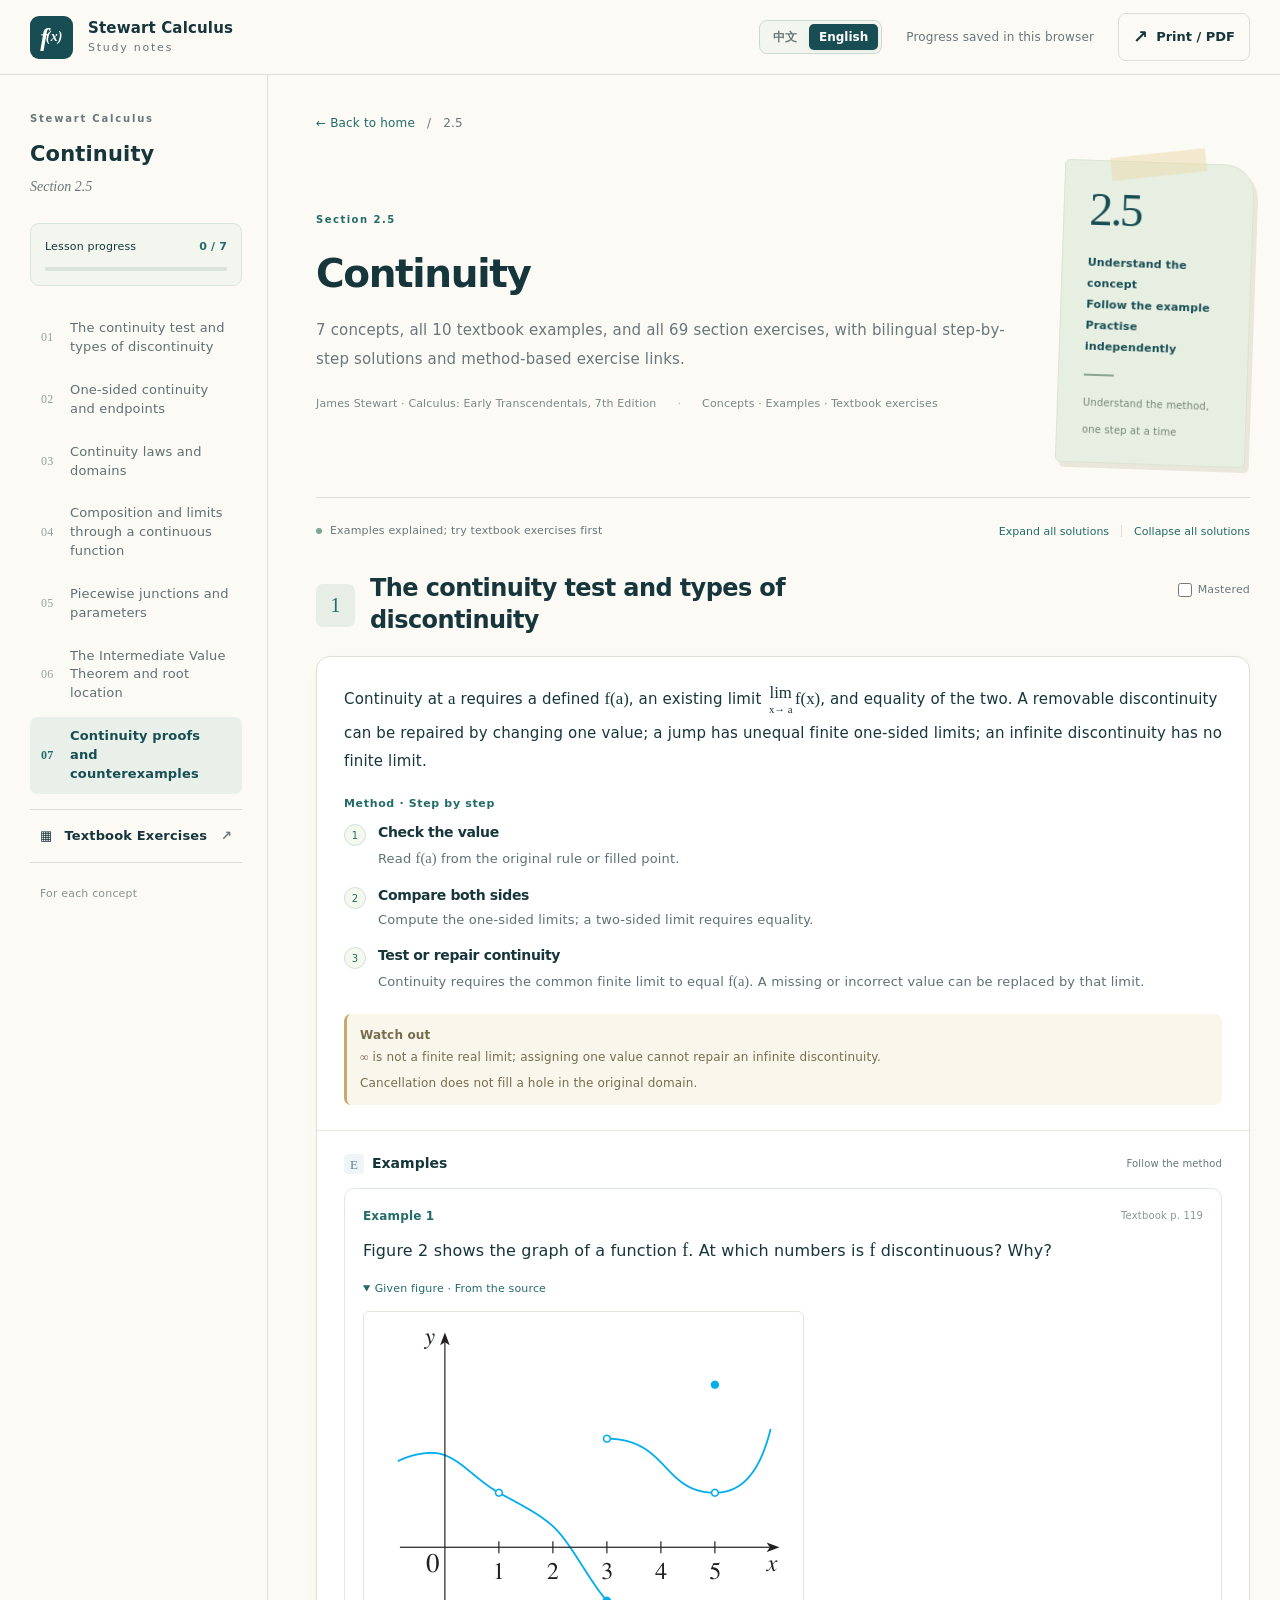
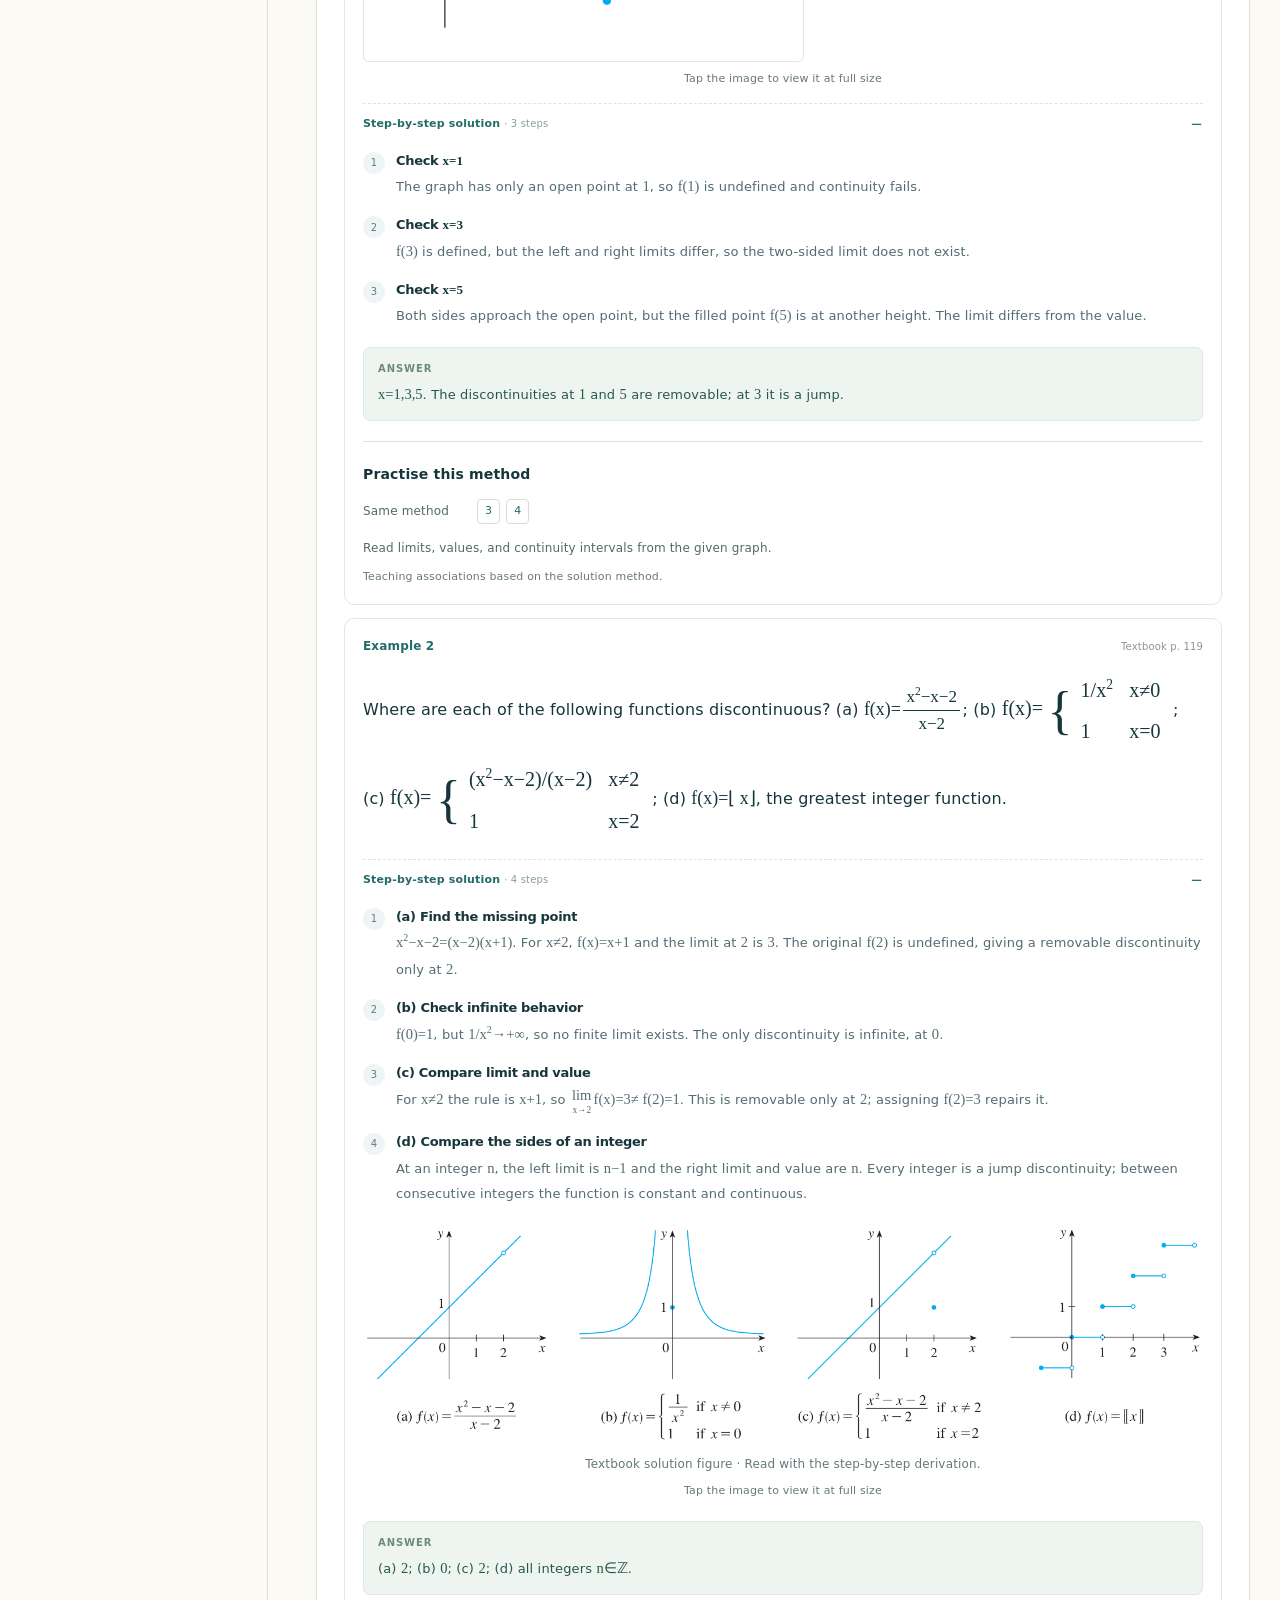
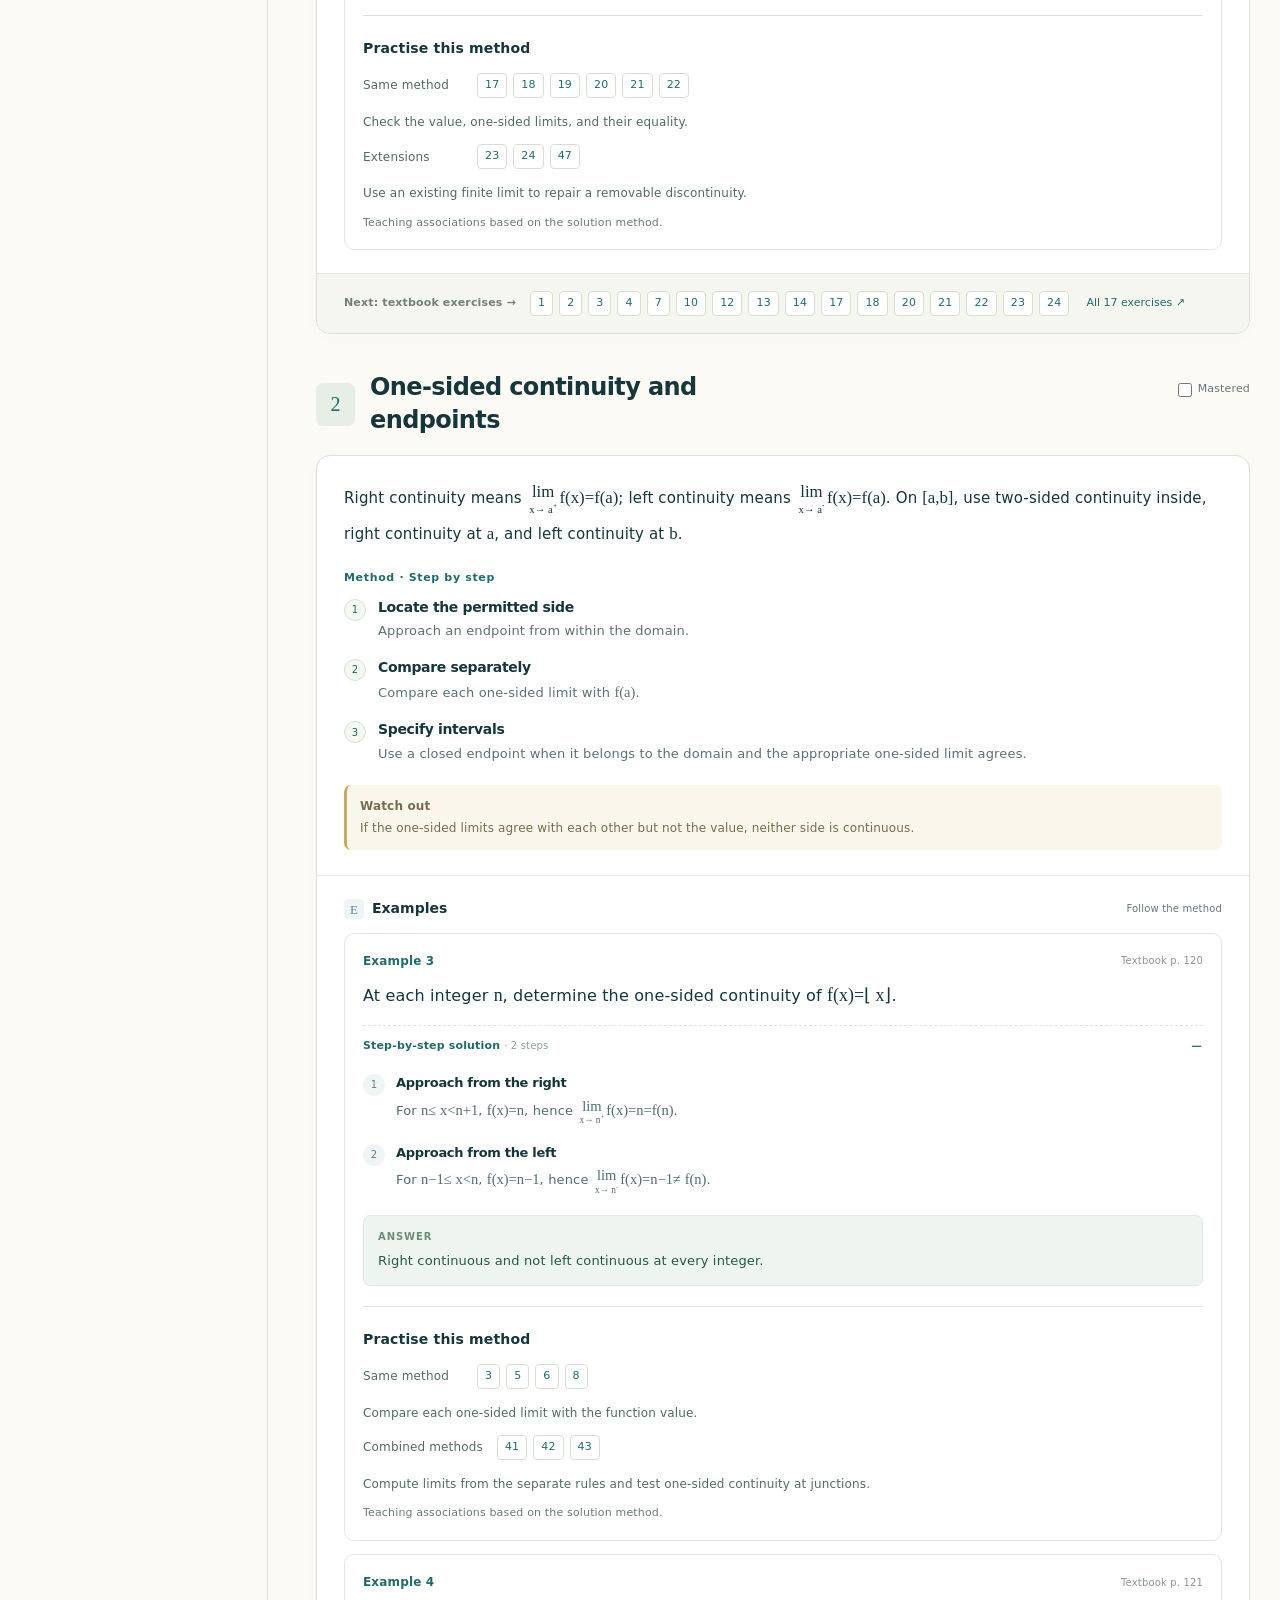
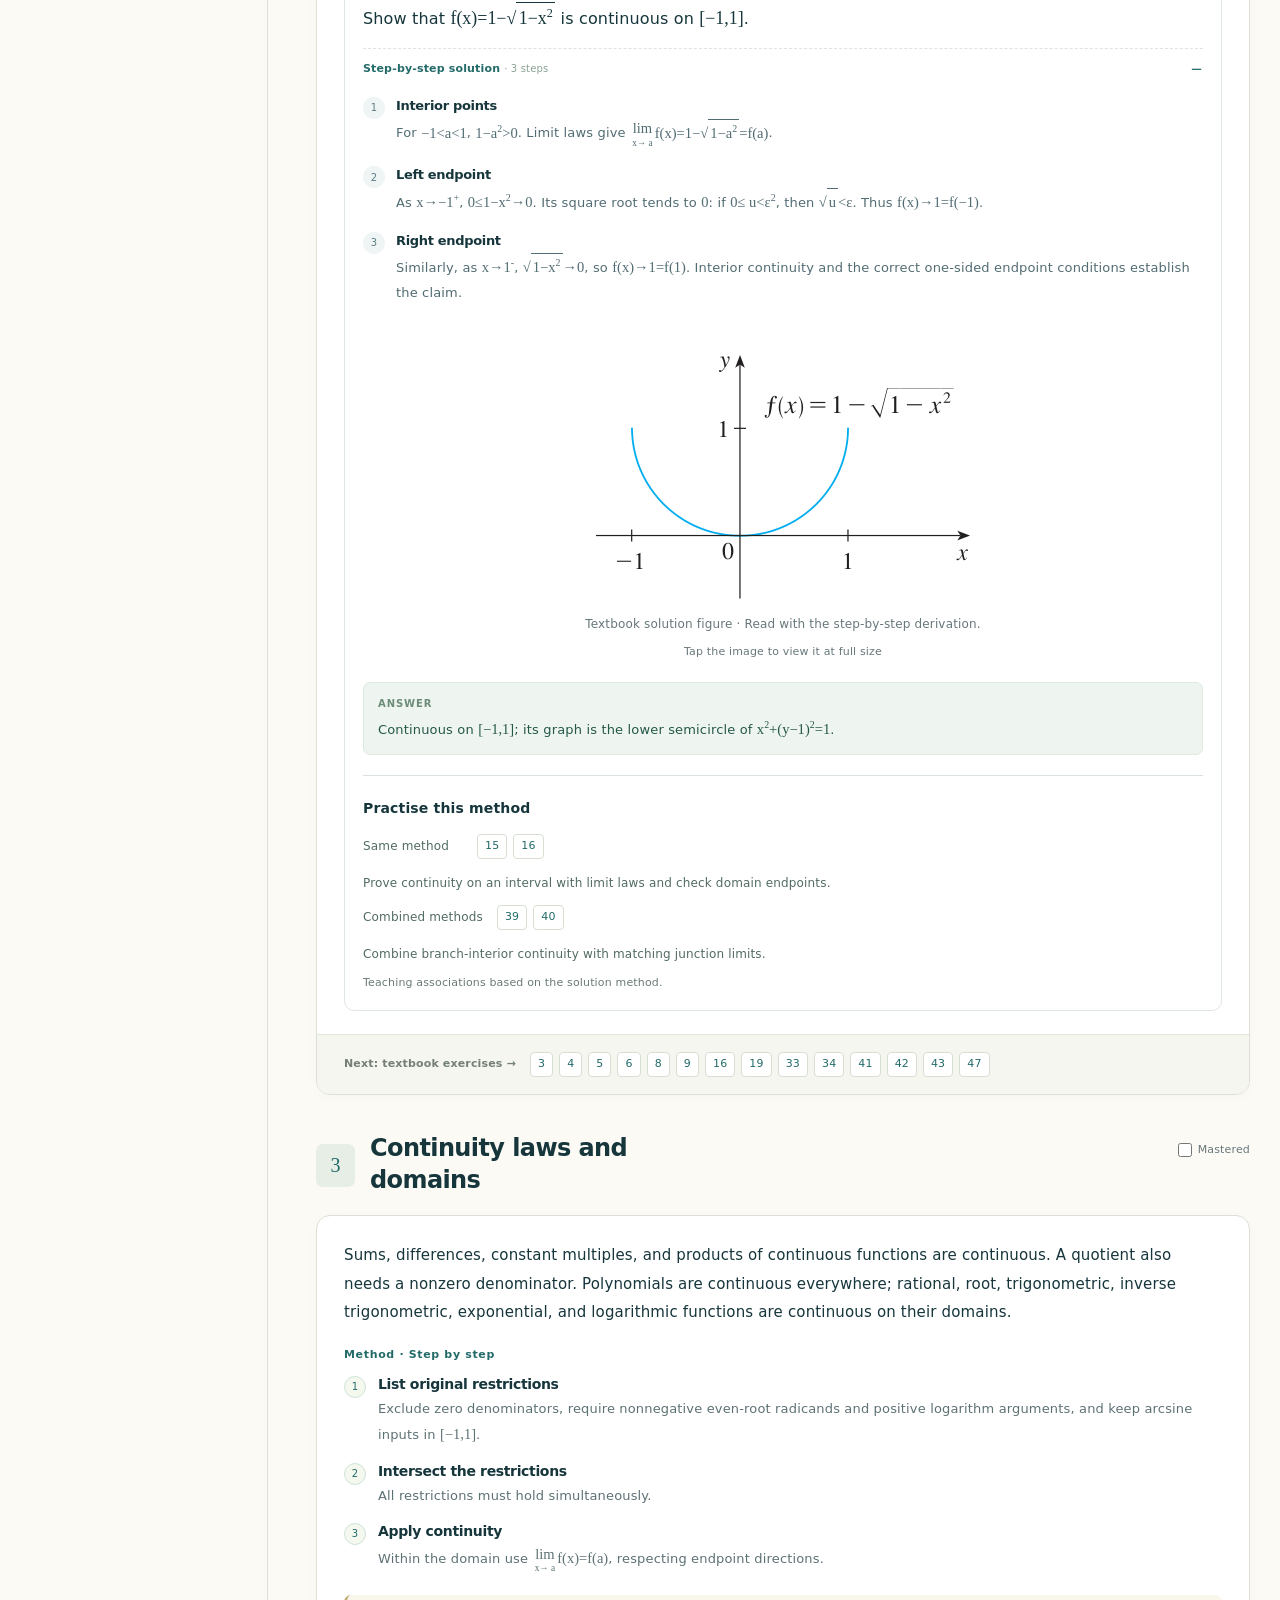
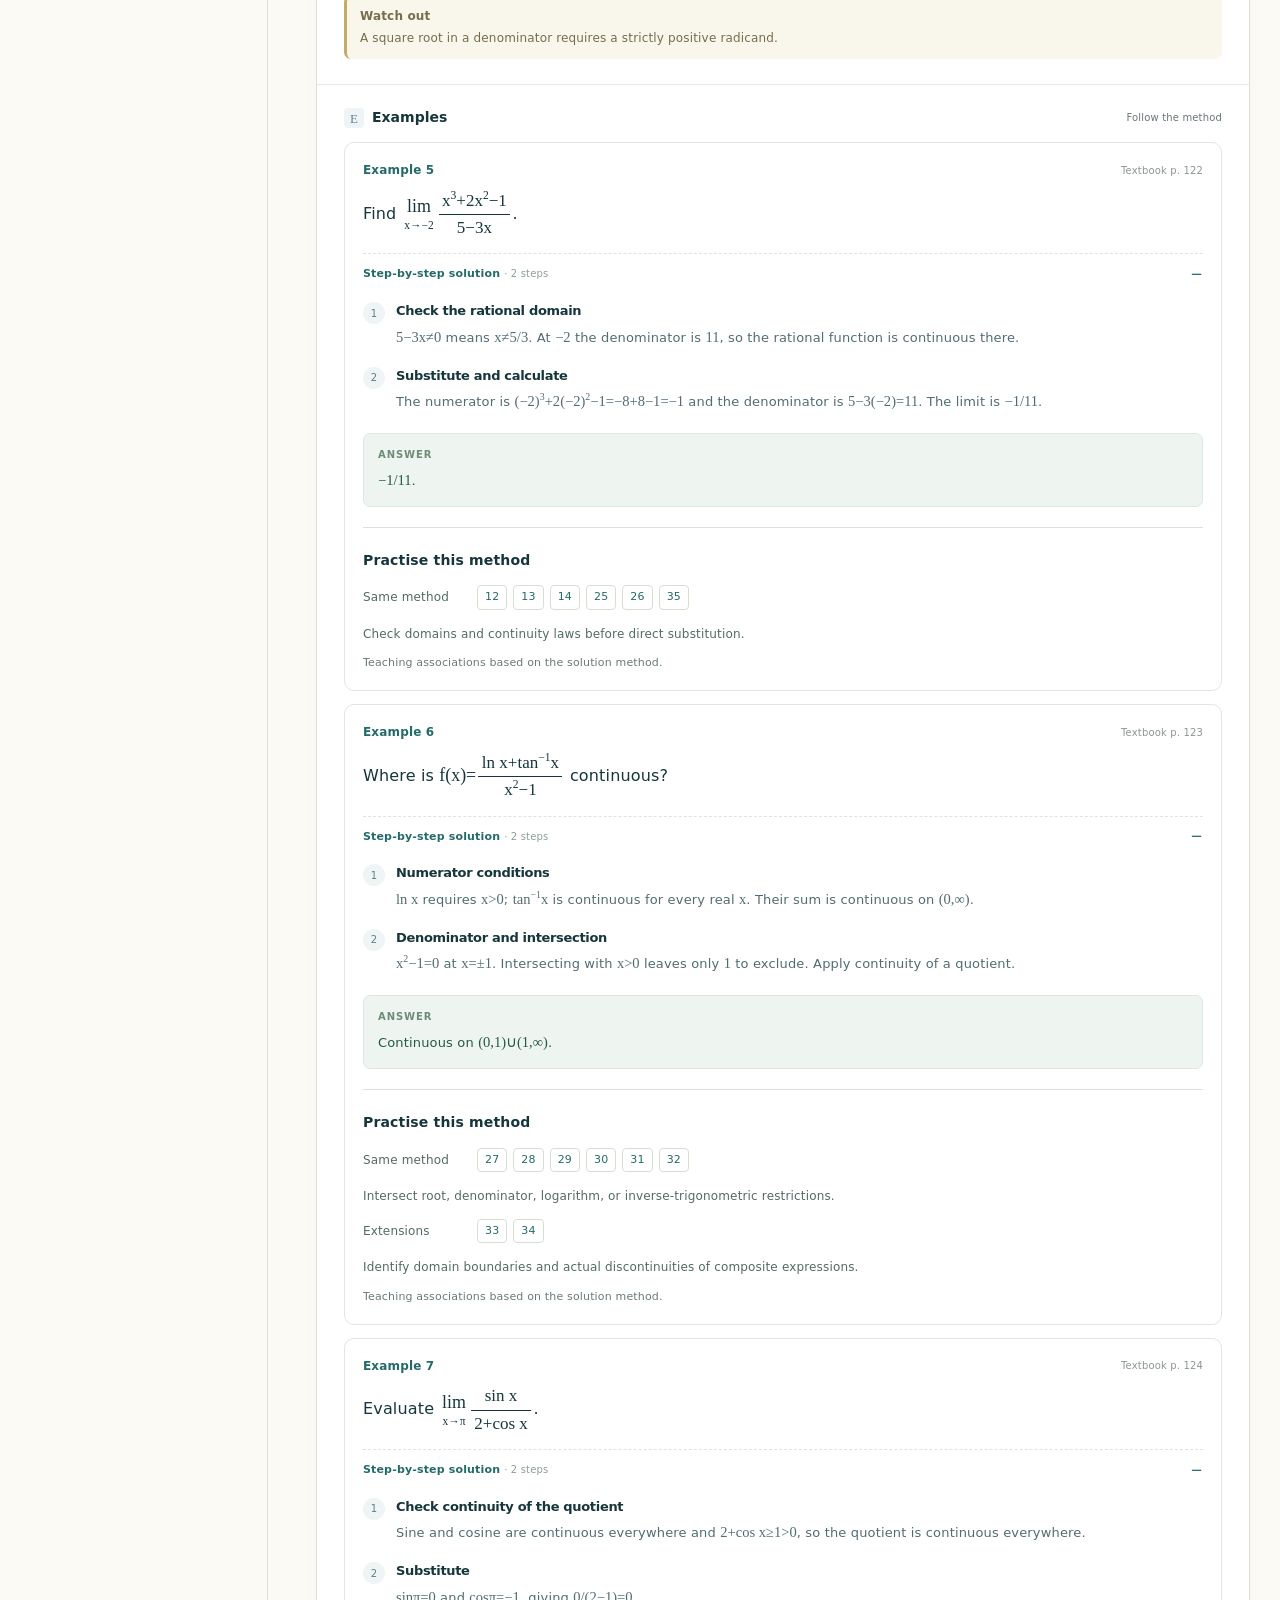
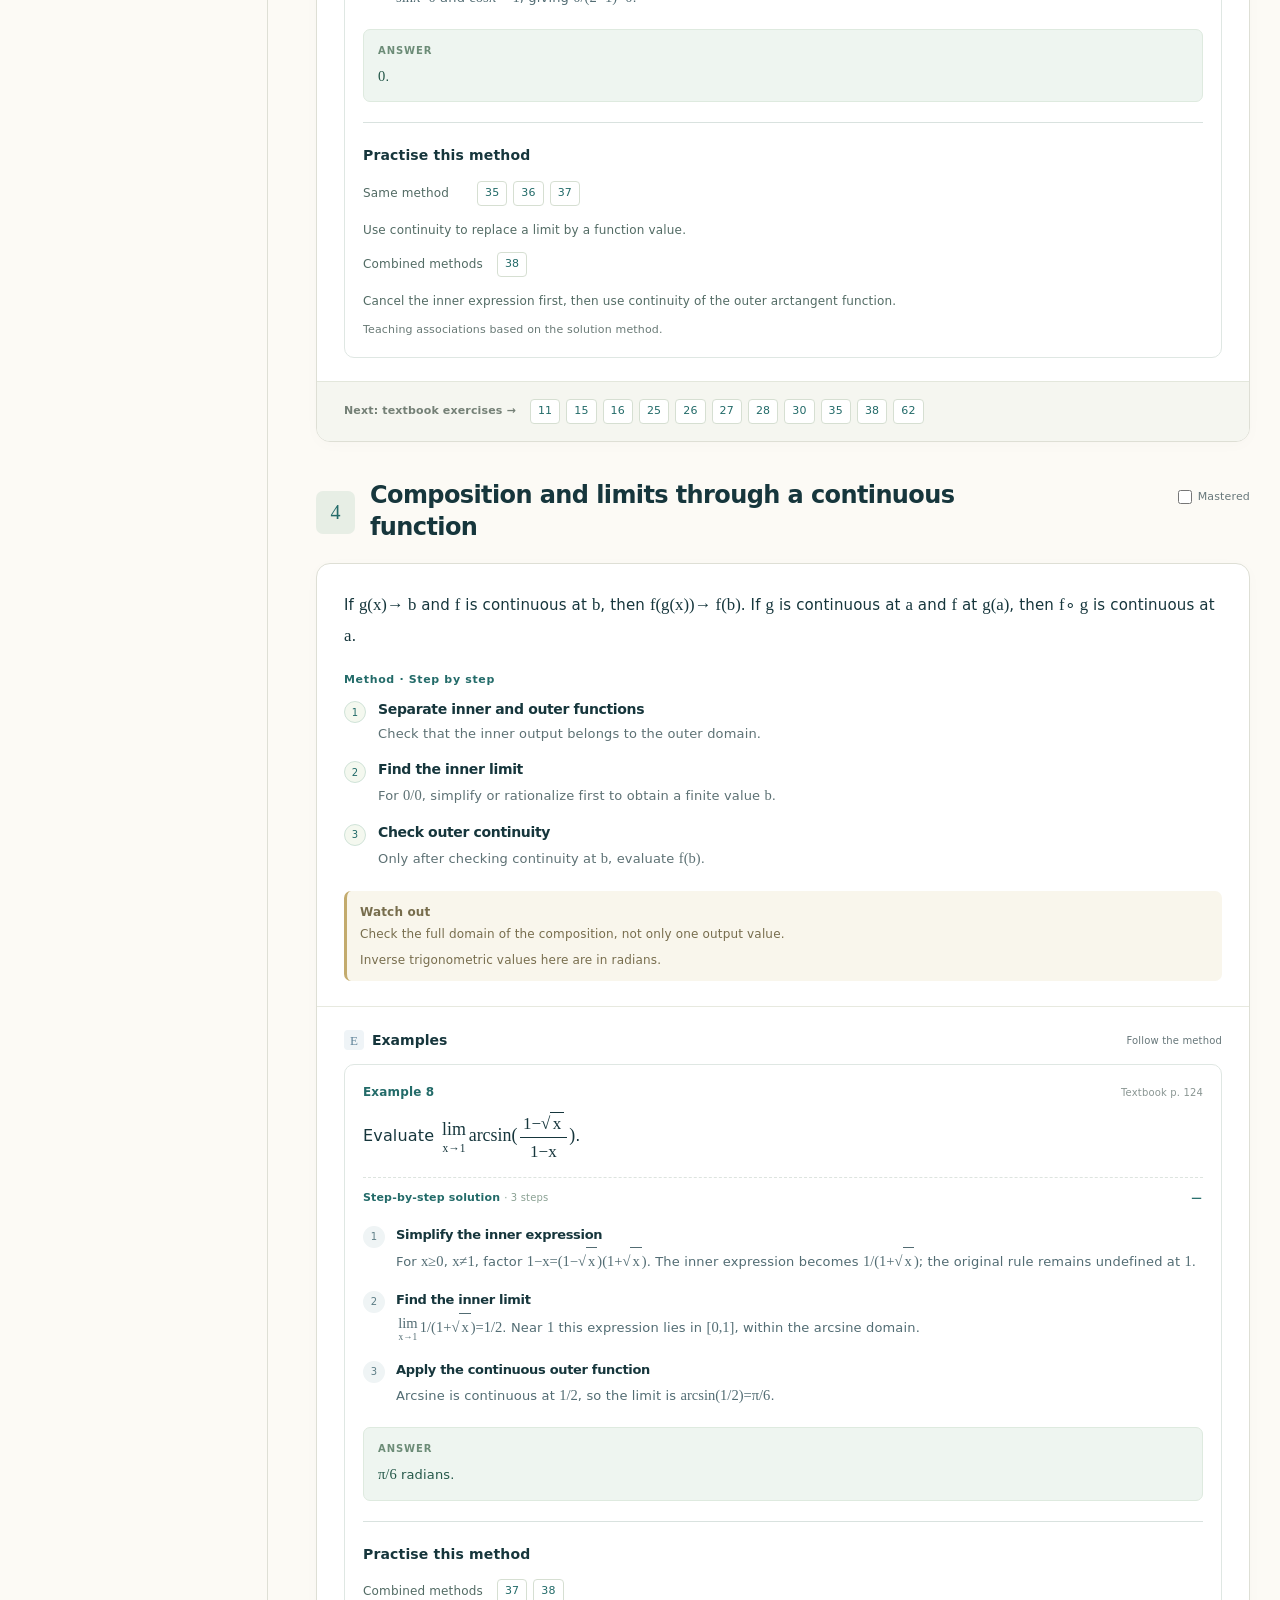
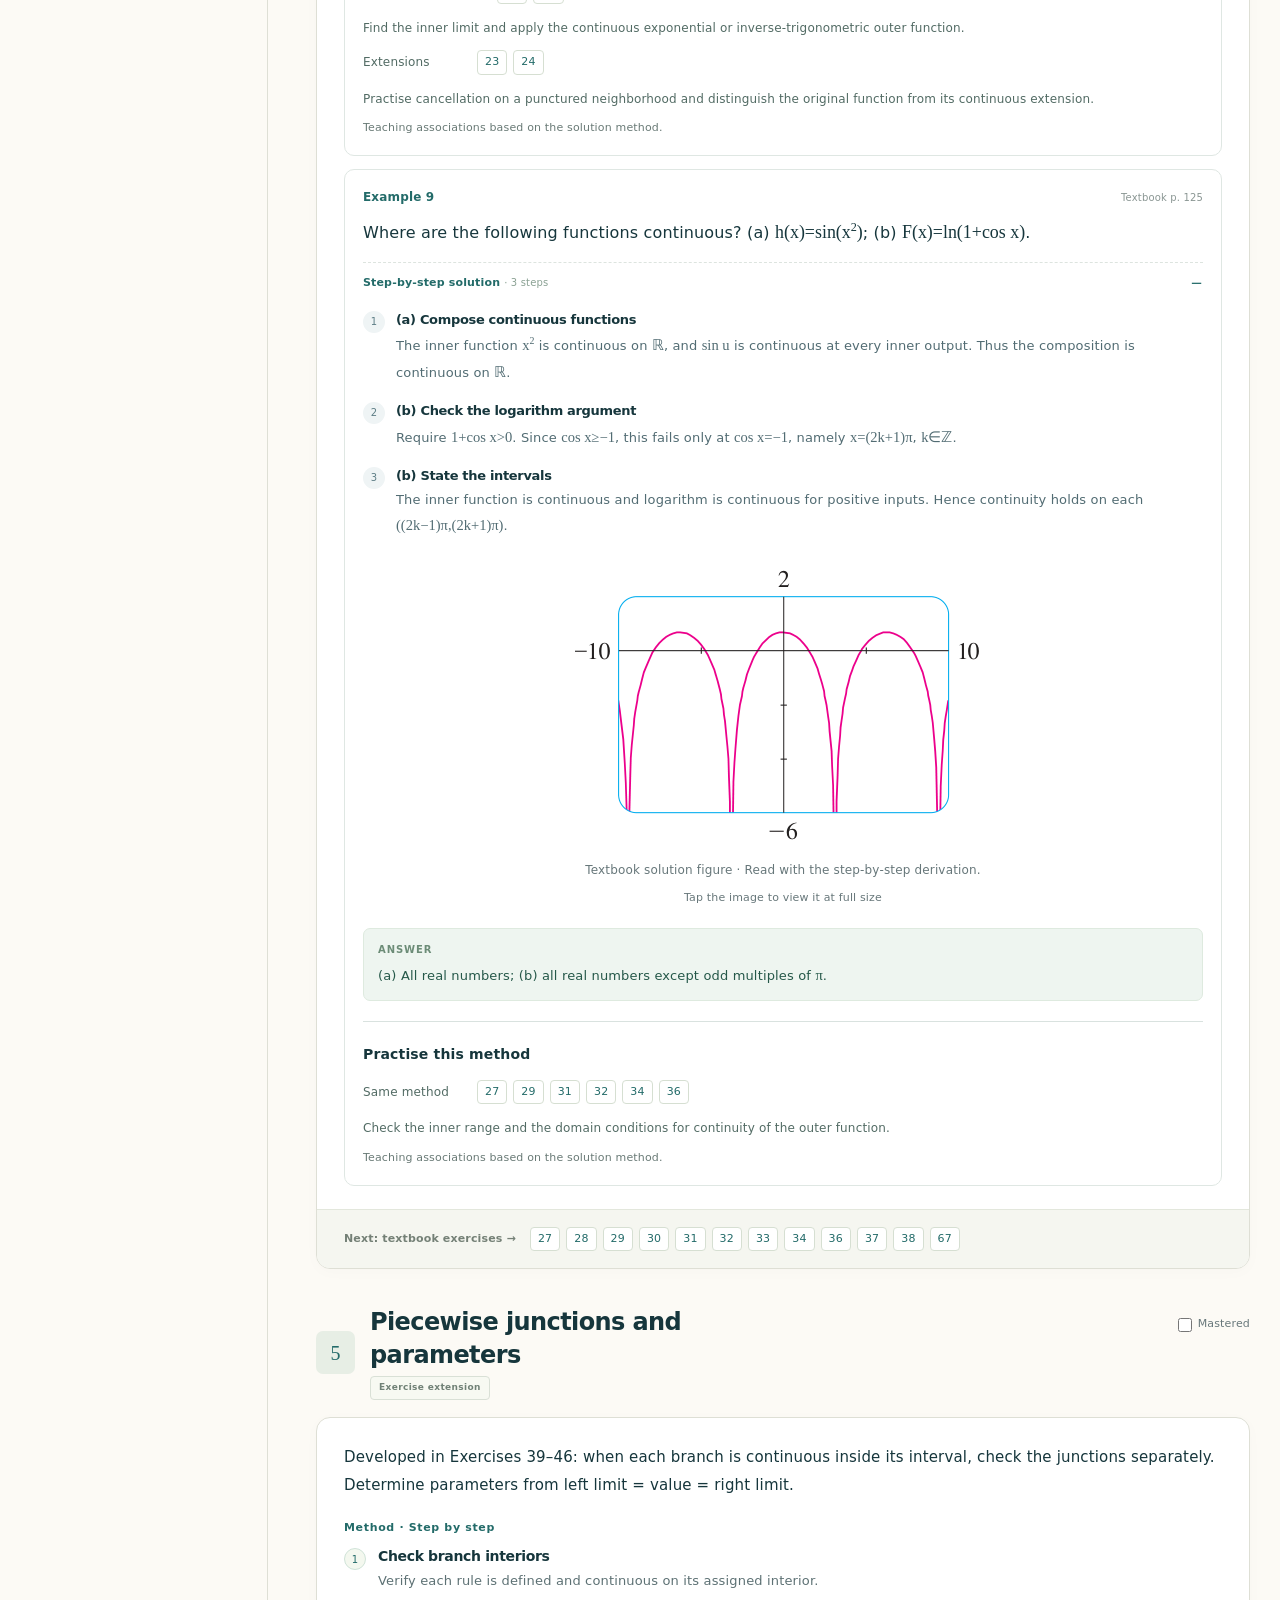
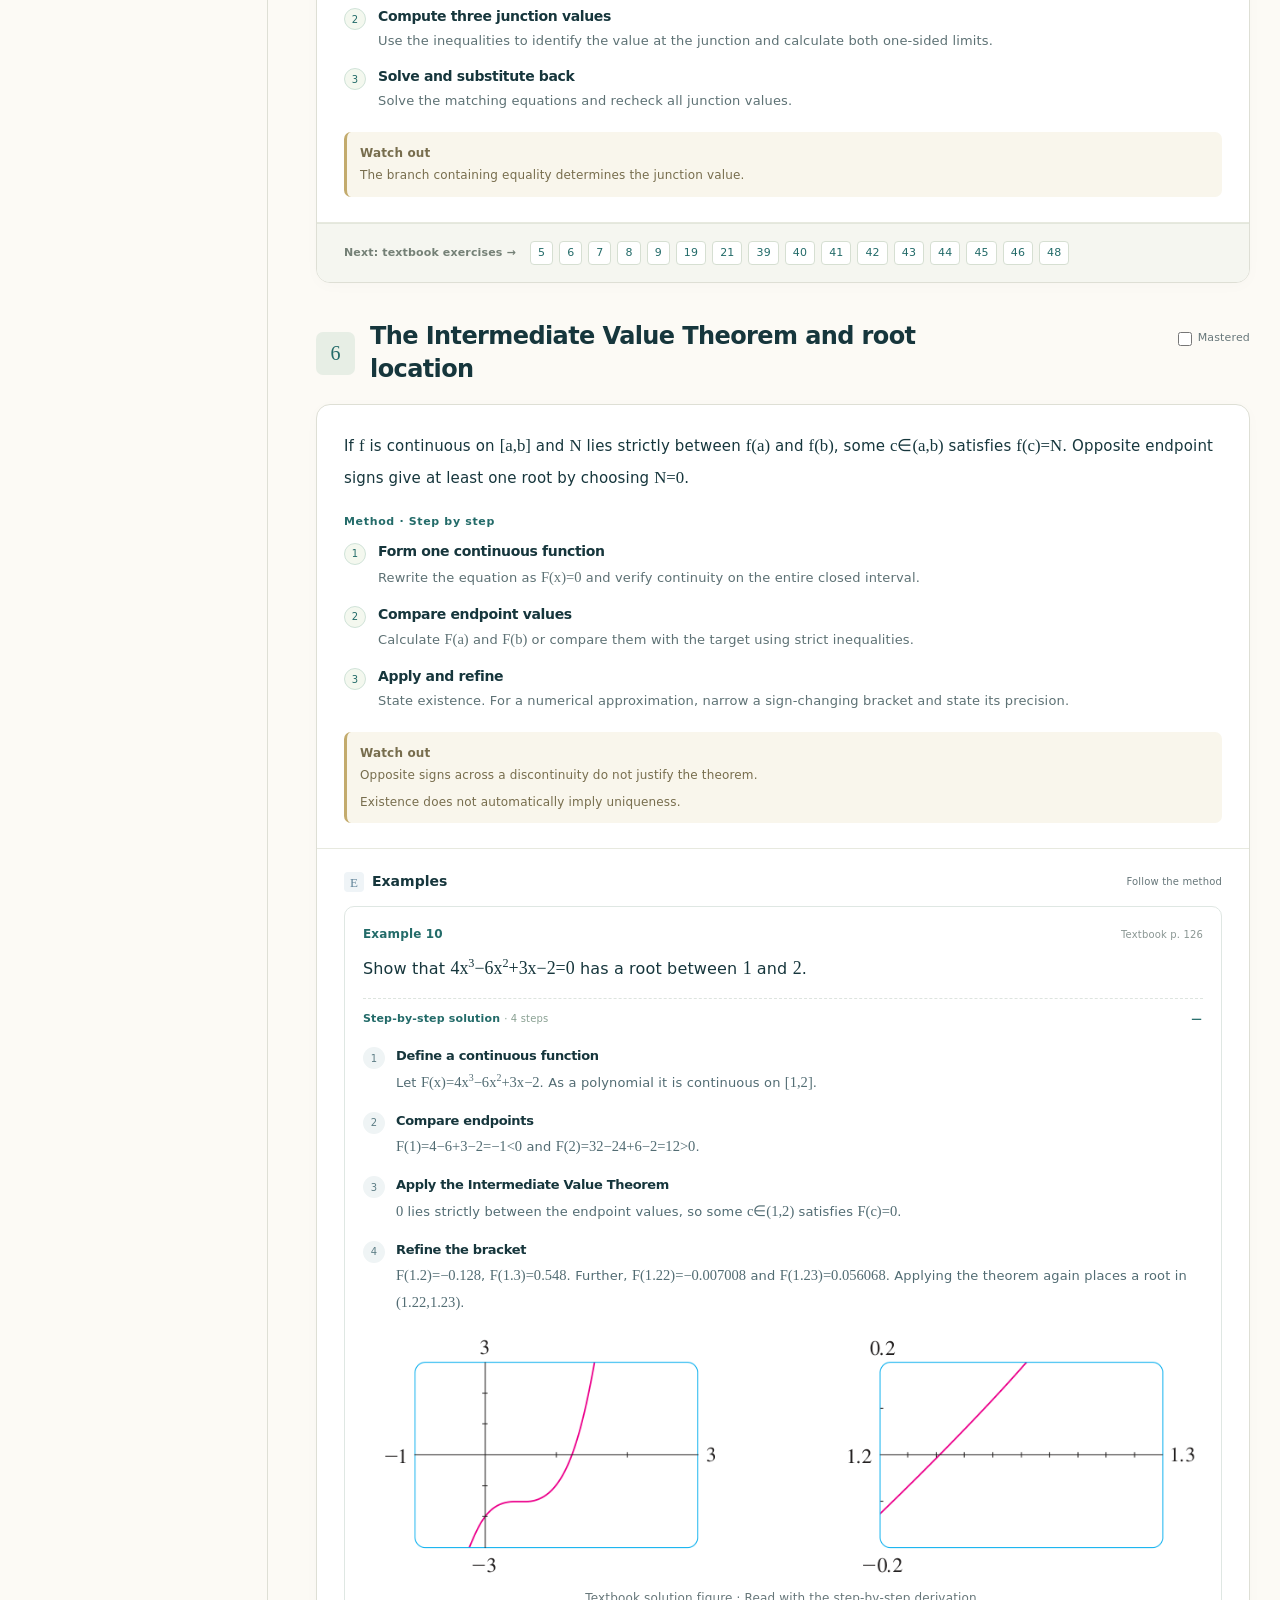
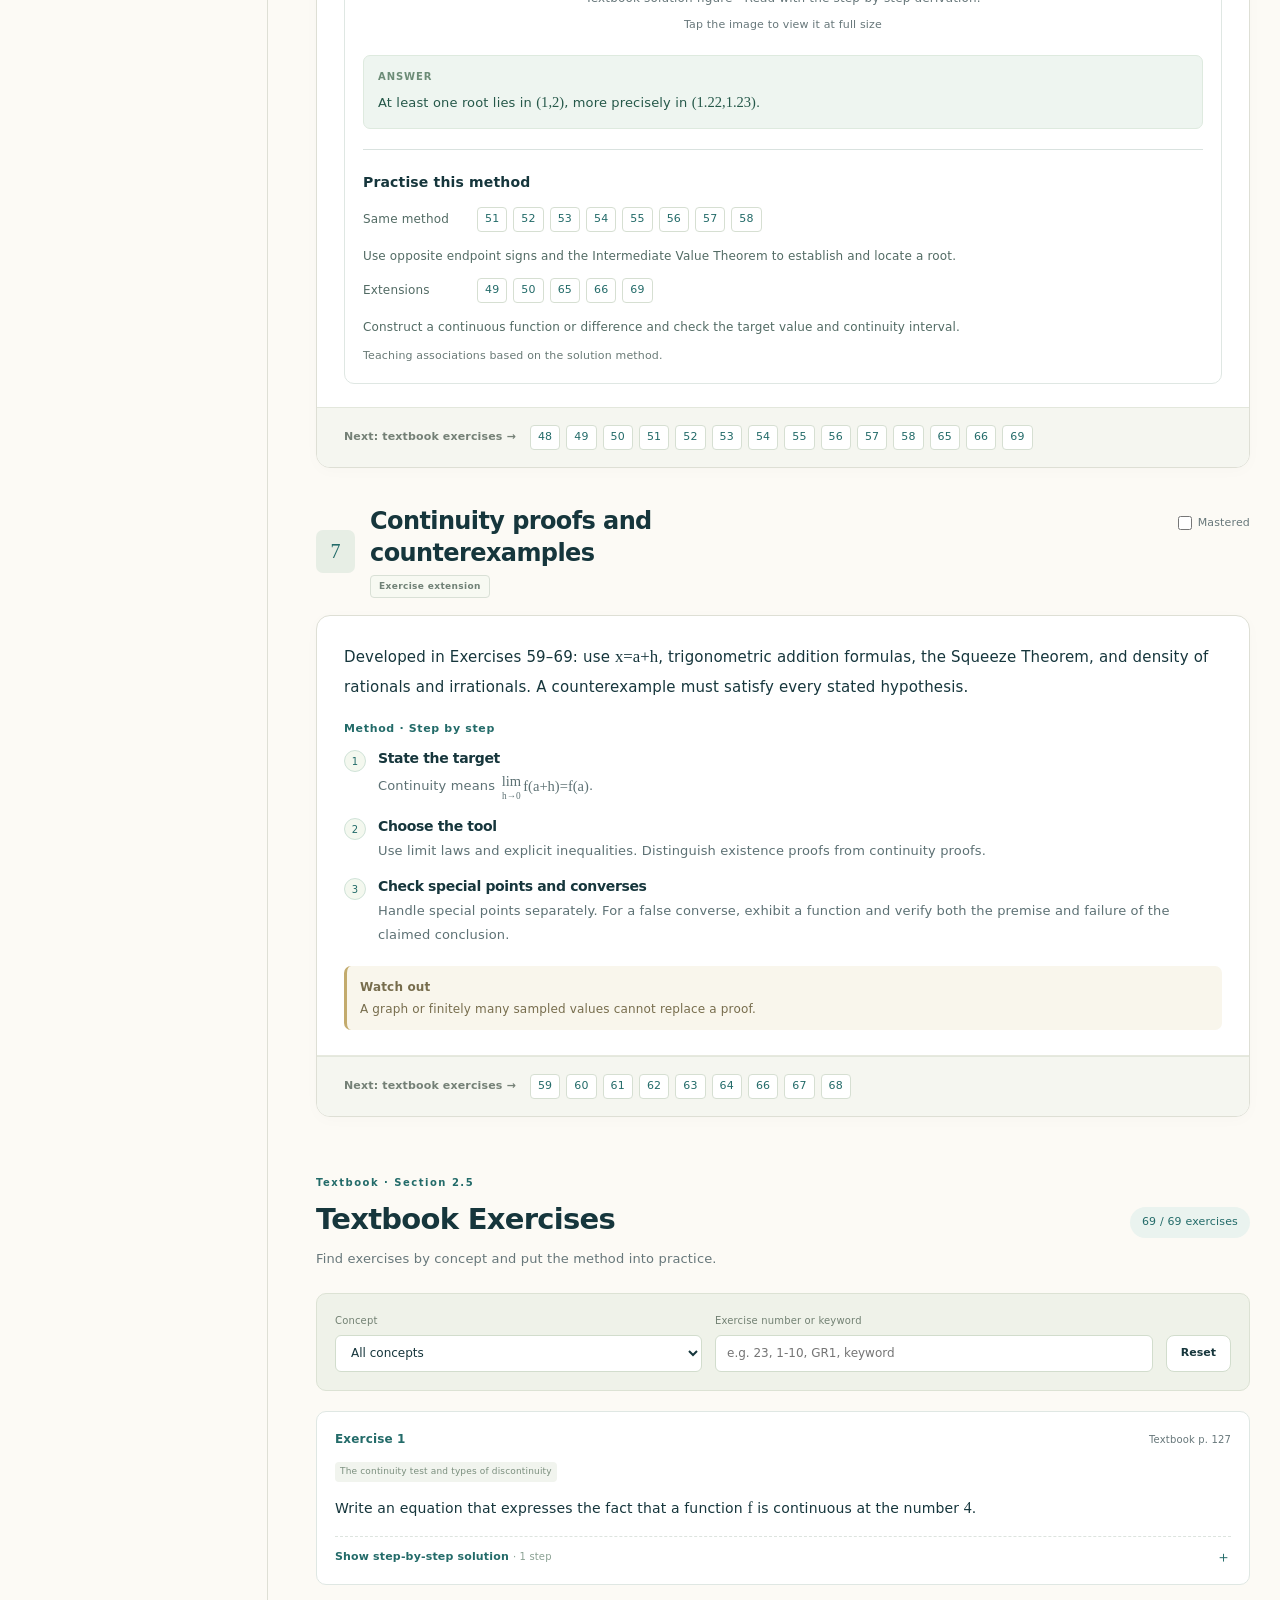
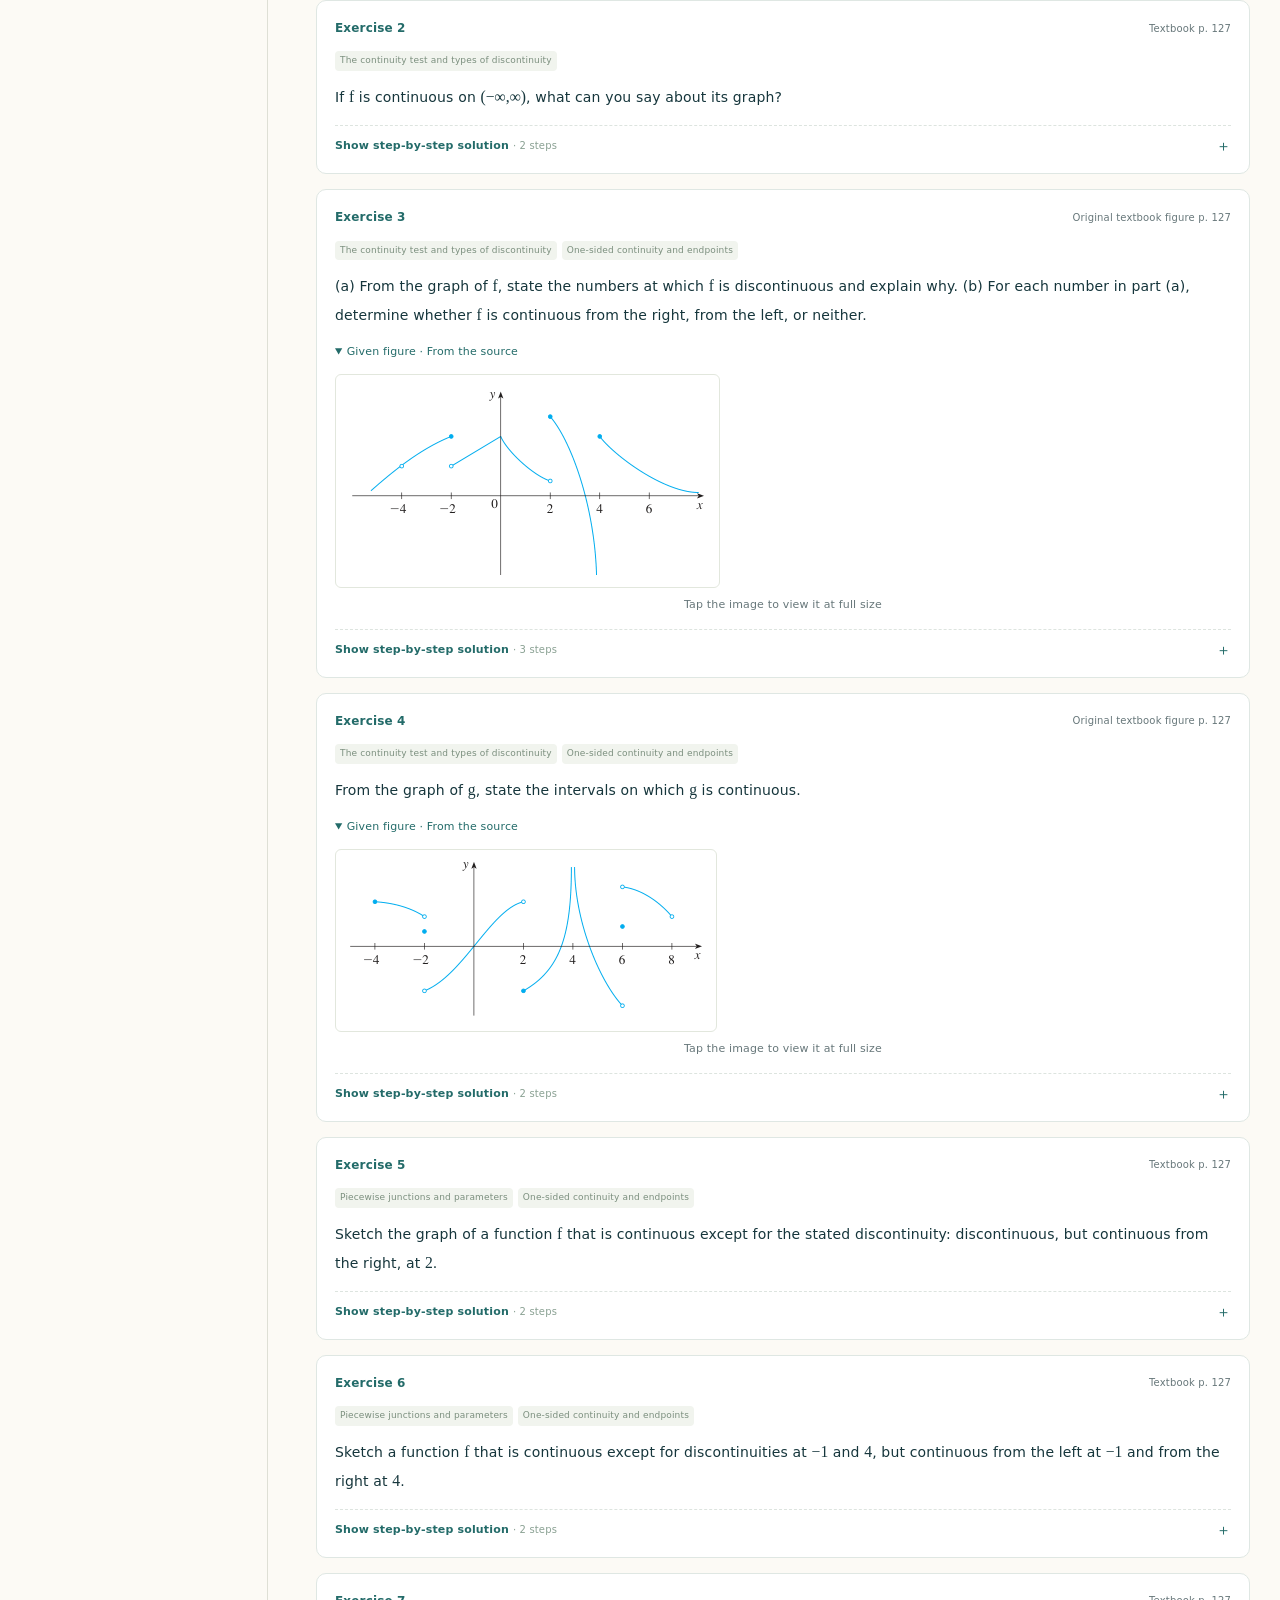
<file: sections/2-5/index.html>
<!doctype html>
<html lang="en">
<head>
  <meta charset="UTF-8">
  <meta name="viewport" content="width=device-width, initial-scale=1">
  <meta name="theme-color" content="#174d53">
  <meta name="description" content="Bilingual textbook study notes with concepts, examples, practice, and step-by-step solutions.">
  <title>Study Notes</title>
  <link rel="stylesheet" href="styles.css">
  <script id="lesson-data" type="application/json">{"course":{"id":"stewart-calculus-7e","title":"Stewart 微积分","en":{"title":"Stewart Calculus"}},"lesson":{"id":"2-5","section":"2.5","title":"连续性","description":"7 个知识点、10 道教材例题与全部 69 道节后习题，含双语分步解析与逐例题对应练习。","en":{"title":"Continuity","description":"7 concepts, all 10 textbook examples, and all 69 section exercises, with bilingual step-by-step solutions and method-based exercise links."},"source":{"kind":"pdf","title":"James Stewart · Calculus: Early Transcendentals, 7th Edition","printedPages":[118,130],"pdfPages":[150,162]},"concepts":[{"id":"continuity-test","title":"连续性的三个条件与间断类型","summary":"在 $a$ 连续要求 $f(a)$ 有定义、$\\lim_{x\\to a}f(x)$ 存在且等于 $f(a)$。可去间断可通过只改变该点的值修补；跳跃间断左右有限极限不同；无穷间断没有有限极限。","method":[{"title":"检查函数值","body":"从原式或实心点确定 $f(a)$。"},{"title":"比较两侧","body":"计算左右极限；相等才有双侧极限。"},{"title":"判断能否修补","body":"有限共同极限等于函数值才连续；若只缺值或值不符，可把 $f(a)$ 改成共同极限。"}],"pitfalls":["$\\infty$ 不是有限实数极限；在点上补一个数不能修补无穷间断。","约分后仍保留原函数缺失的点。"],"en":{"title":"The continuity test and types of discontinuity","summary":"Continuity at $a$ requires a defined $f(a)$, an existing limit $\\lim_{x\\to a}f(x)$, and equality of the two. A removable discontinuity can be repaired by changing one value; a jump has unequal finite one-sided limits; an infinite discontinuity has no finite limit.","method":[{"title":"Check the value","body":"Read $f(a)$ from the original rule or filled point."},{"title":"Compare both sides","body":"Compute the one-sided limits; a two-sided limit requires equality."},{"title":"Test or repair continuity","body":"Continuity requires the common finite limit to equal $f(a)$. A missing or incorrect value can be replaced by that limit."}],"pitfalls":["$\\infty$ is not a finite real limit; assigning one value cannot repair an infinite discontinuity.","Cancellation does not fill a hole in the original domain."]}},{"id":"one-sided","title":"单侧连续与闭区间端点","summary":"右连续要求 $\\lim_{x\\to a^+}f(x)=f(a)$，左连续要求 $\\lim_{x\\to a^-}f(x)=f(a)$。在闭区间 $[a,b]$ 连续，内部用双侧连续，左端用右连续，右端用左连续。","method":[{"title":"定位方向","body":"只能从定义域内趋近端点。"},{"title":"分别对照","body":"每个单侧极限分别与 $f(a)$ 比较。"},{"title":"写清区间","body":"端点属于定义域且满足相应单侧连续时用方括号。"}],"pitfalls":["左右极限相同但不等于函数值时，两侧都不连续。"],"en":{"title":"One-sided continuity and endpoints","summary":"Right continuity means $\\lim_{x\\to a^+}f(x)=f(a)$; left continuity means $\\lim_{x\\to a^-}f(x)=f(a)$. On $[a,b]$, use two-sided continuity inside, right continuity at $a$, and left continuity at $b$.","method":[{"title":"Locate the permitted side","body":"Approach an endpoint from within the domain."},{"title":"Compare separately","body":"Compare each one-sided limit with $f(a)$."},{"title":"Specify intervals","body":"Use a closed endpoint when it belongs to the domain and the appropriate one-sided limit agrees."}],"pitfalls":["If the one-sided limits agree with each other but not the value, neither side is continuous."]}},{"id":"continuity-laws","title":"连续函数的运算与定义域","summary":"连续函数的和、差、常数倍、积仍连续；商还要求分母不为零。多项式处处连续；有理、根式、三角、反三角、指数、对数函数在各自定义域内连续。","method":[{"title":"从原式列限制","body":"分母不能为 $0$；偶次根号内非负；对数真数严格正；反正弦输入在 $[-1,1]$。"},{"title":"取限制的交集","body":"同时满足所有限制才在定义域内。"},{"title":"运用连续性","body":"在定义域内可用 $\\lim_{x\\to a}f(x)=f(a)$，保留端点趋近方向。"}],"pitfalls":["分母中的平方根要求根号内严格大于零。"],"en":{"title":"Continuity laws and domains","summary":"Sums, differences, constant multiples, and products of continuous functions are continuous. A quotient also needs a nonzero denominator. Polynomials are continuous everywhere; rational, root, trigonometric, inverse trigonometric, exponential, and logarithmic functions are continuous on their domains.","method":[{"title":"List original restrictions","body":"Exclude zero denominators, require nonnegative even-root radicands and positive logarithm arguments, and keep arcsine inputs in $[-1,1]$."},{"title":"Intersect the restrictions","body":"All restrictions must hold simultaneously."},{"title":"Apply continuity","body":"Within the domain use $\\lim_{x\\to a}f(x)=f(a)$, respecting endpoint directions."}],"pitfalls":["A square root in a denominator requires a strictly positive radicand."]}},{"id":"composition","title":"复合函数连续与连续函数中的极限","summary":"若 $g(x)\\to b$ 且 $f$ 在 $b$ 连续，则 $f(g(x))\\to f(b)$。若 $g$ 在 $a$ 连续且 $f$ 在 $g(a)$ 连续，则 $f\\circ g$ 在 $a$ 连续。","method":[{"title":"分辨内外函数","body":"先确定内层输出是否落在外层定义域。"},{"title":"先求内层极限","body":"如遇 $0/0$，先约分或有理化，再得有限值 $b$。"},{"title":"检查外层连续","body":"在 $b$ 连续后，代入外层求 $f(b)$。"}],"pitfalls":["外层有定义不自动证明复合函数的全部定义域。","教材中反三角函数使用弧度。"],"en":{"title":"Composition and limits through a continuous function","summary":"If $g(x)\\to b$ and $f$ is continuous at $b$, then $f(g(x))\\to f(b)$. If $g$ is continuous at $a$ and $f$ at $g(a)$, then $f\\circ g$ is continuous at $a$.","method":[{"title":"Separate inner and outer functions","body":"Check that the inner output belongs to the outer domain."},{"title":"Find the inner limit","body":"For $0/0$, simplify or rationalize first to obtain a finite value $b$."},{"title":"Check outer continuity","body":"Only after checking continuity at $b$, evaluate $f(b)$."}],"pitfalls":["Check the full domain of the composition, not only one output value.","Inverse trigonometric values here are in radians."]}},{"id":"piecewise","title":"分段衔接与连续参数","summary":"来自节后习题 39–46：每个分支在内部连续时，只需另外检查衔接点。参数由“左极限 = 函数值 = 右极限”决定。","method":[{"title":"检查分支内部","body":"确认各公式在使用区间内有定义且连续。"},{"title":"算衔接点三值","body":"按严格与非严格条件找到该点所属分支，并分别计算两侧。"},{"title":"联立并回代","body":"求参数后，在每个衔接点重新验证两侧及函数值。"}],"pitfalls":["衔接点的函数值由包含等号的分支决定。"],"en":{"title":"Piecewise junctions and parameters","summary":"Developed in Exercises 39–46: when each branch is continuous inside its interval, check the junctions separately. Determine parameters from left limit = value = right limit.","method":[{"title":"Check branch interiors","body":"Verify each rule is defined and continuous on its assigned interior."},{"title":"Compute three junction values","body":"Use the inequalities to identify the value at the junction and calculate both one-sided limits."},{"title":"Solve and substitute back","body":"Solve the matching equations and recheck all junction values."}],"pitfalls":["The branch containing equality determines the junction value."]},"extension":true},{"id":"ivt","title":"介值定理与根的定位","summary":"若 $f$ 在 $[a,b]$ 连续，且 $N$ 严格介于 $f(a)$、$f(b)$，则存在 $c\\in(a,b)$ 使 $f(c)=N$。当两端异号时取 $N=0$，得到至少一个根。","method":[{"title":"化为一个连续函数","body":"把方程整理成 $F(x)=0$，先确认整个闭区间无缺点、极点或域问题。"},{"title":"精确比较端点","body":"求 $F(a)$、$F(b)$ 或目标值两侧，明确严格不等式。"},{"title":"应用并缩小范围","body":"说明存在性；数值近似时继续找异号端点，注明误差或位数。"}],"pitfalls":["异号不能越过不连续点使用介值定理。","定理保证存在，不自动保证唯一。"],"en":{"title":"The Intermediate Value Theorem and root location","summary":"If $f$ is continuous on $[a,b]$ and $N$ lies strictly between $f(a)$ and $f(b)$, some $c\\in(a,b)$ satisfies $f(c)=N$. Opposite endpoint signs give at least one root by choosing $N=0$.","method":[{"title":"Form one continuous function","body":"Rewrite the equation as $F(x)=0$ and verify continuity on the entire closed interval."},{"title":"Compare endpoint values","body":"Calculate $F(a)$ and $F(b)$ or compare them with the target using strict inequalities."},{"title":"Apply and refine","body":"State existence. For a numerical approximation, narrow a sign-changing bracket and state its precision."}],"pitfalls":["Opposite signs across a discontinuity do not justify the theorem.","Existence does not automatically imply uniqueness."]}},{"id":"proofs","title":"连续性证明与反例","summary":"来自节后习题 59–69：平移变量 $x=a+h$、三角加法公式、夹逼定理及有理数/无理数的稠密性可检验连续性。构造反例时须逐一满足原假设。","method":[{"title":"写清要证的等式","body":"连续性目标为 $\\lim_{h\\to0}f(a+h)=f(a)$。"},{"title":"选适用工具","body":"用极限定律与具体不等式；区分证明存在与证明连续。"},{"title":"核对特殊点和反向命题","body":"特殊点单独处理；反向命题失败时写出函数、原结论成立的理由与连续性失败的理由。"}],"pitfalls":["图像或有限个数值不能替代证明。"],"en":{"title":"Continuity proofs and counterexamples","summary":"Developed in Exercises 59–69: use $x=a+h$, trigonometric addition formulas, the Squeeze Theorem, and density of rationals and irrationals. A counterexample must satisfy every stated hypothesis.","method":[{"title":"State the target","body":"Continuity means $\\lim_{h\\to0}f(a+h)=f(a)$."},{"title":"Choose the tool","body":"Use limit laws and explicit inequalities. Distinguish existence proofs from continuity proofs."},{"title":"Check special points and converses","body":"Handle special points separately. For a false converse, exhibit a function and verify both the premise and failure of the claimed conclusion."}],"pitfalls":["A graph or finitely many sampled values cannot replace a proof."]},"extension":true}],"questions":[{"id":"example-1","type":"example","label":"例题 1","prompt":"图 2 给出函数 $f$ 的图像。在哪些数处不连续？为什么？","concept":"continuity-test","steps":[{"title":"检查 $x=1$","body":"原图在 $1$ 处只有空心点，$f(1)$ 没有定义，所以不连续。"},{"title":"检查 $x=3$","body":"$f(3)$ 有定义，但曲线左右趋近不同高度，双侧极限不存在。"},{"title":"检查 $x=5$","body":"两侧趋近同一个空心点高度，但实心点 $f(5)$ 位于另一高度，故极限不等于函数值。"}],"answer":"$x=1,3,5$；$1$ 与 $5$ 为可去间断，$3$ 为跳跃间断。","printedPage":119,"pdfPage":151,"en":{"label":"Example 1","prompt":"Figure 2 shows the graph of a function $f$. At which numbers is $f$ discontinuous? Why?","steps":[{"title":"Check $x=1$","body":"The graph has only an open point at $1$, so $f(1)$ is undefined and continuity fails."},{"title":"Check $x=3$","body":"$f(3)$ is defined, but the left and right limits differ, so the two-sided limit does not exist."},{"title":"Check $x=5$","body":"Both sides approach the open point, but the filled point $f(5)$ is at another height. The limit differs from the value."}],"answer":"$x=1,3,5$. The discontinuities at $1$ and $5$ are removable; at $3$ it is a jump."},"sourceImage":"assets/s25-example-1.png","relatedExercises":[{"number":3,"relation":"same-method","reason":"按原图比较极限、函数值和连续区间。","en":{"reason":"Read limits, values, and continuity intervals from the given graph."}},{"number":4,"relation":"same-method","reason":"按原图比较极限、函数值和连续区间。","en":{"reason":"Read limits, values, and continuity intervals from the given graph."}}]},{"id":"example-2","type":"example","label":"例题 2","prompt":"以下函数各在哪些数处不连续？(a) $f(x)=\\frac{x^2-x-2}{x-2}$；(b) $f(x)=\\begin{cases}1/x^2&x\\ne0\\\\ 1&x=0\\end{cases}$；(c) $f(x)=\\begin{cases}(x^2-x-2)/(x-2)&x\\ne2\\\\ 1&x=2\\end{cases}$；(d) $f(x)=\\lfloor x\\rfloor$（取整函数）。","concept":"continuity-test","steps":[{"title":"(a) 找缺失点","body":"$x^2-x-2=(x-2)(x+1)$。在 $x\\ne2$ 时 $f(x)=x+1$，极限为 $3$；原函数 $f(2)$ 无定义，故在 $2$ 可去间断，其他点连续。"},{"title":"(b) 对照无穷行为","body":"$f(0)=1$，但 $1/x^2\\to+\\infty$，不存在有限极限。仅在 $0$ 无穷间断。"},{"title":"(c) 比较极限与值","body":"$x\\ne2$ 时仍为 $x+1$，所以 $\\lim_{x\\to2}f(x)=3\\ne f(2)=1$。仅在 $2$ 可去间断；改为 $f(2)=3$ 可修补。"},{"title":"(d) 比较整数两侧","body":"对整数 $n$，左极限为 $n-1$，右极限及函数值为 $n$，故所有整数有跳跃间断。两个相邻整数之间函数为常数，因而连续。"}],"answer":"(a) $2$；(b) $0$；(c) $2$；(d) 所有整数 $n\\in\\mathbb Z$。","printedPage":119,"pdfPage":151,"en":{"label":"Example 2","prompt":"Where are each of the following functions discontinuous? (a) $f(x)=\\frac{x^2-x-2}{x-2}$; (b) $f(x)=\\begin{cases}1/x^2&x\\ne0\\\\ 1&x=0\\end{cases}$; (c) $f(x)=\\begin{cases}(x^2-x-2)/(x-2)&x\\ne2\\\\ 1&x=2\\end{cases}$; (d) $f(x)=\\lfloor x\\rfloor$, the greatest integer function.","steps":[{"title":"(a) Find the missing point","body":"$x^2-x-2=(x-2)(x+1)$. For $x\\ne2$, $f(x)=x+1$ and the limit at $2$ is $3$. The original $f(2)$ is undefined, giving a removable discontinuity only at $2$."},{"title":"(b) Check infinite behavior","body":"$f(0)=1$, but $1/x^2\\to+\\infty$, so no finite limit exists. The only discontinuity is infinite, at $0$."},{"title":"(c) Compare limit and value","body":"For $x\\ne2$ the rule is $x+1$, so $\\lim_{x\\to2}f(x)=3\\ne f(2)=1$. This is removable only at $2$; assigning $f(2)=3$ repairs it."},{"title":"(d) Compare the sides of an integer","body":"At an integer $n$, the left limit is $n-1$ and the right limit and value are $n$. Every integer is a jump discontinuity; between consecutive integers the function is constant and continuous."}],"answer":"(a) $2$; (b) $0$; (c) $2$; (d) all integers $n\\in\\mathbb Z$.","solutionImageCaption":"Textbook solution figure · Read with the step-by-step derivation."},"subpartIds":["a","b","c","d"],"solutionImage":"assets/s25-example-2.png","relatedExercises":[{"number":17,"relation":"same-method","reason":"逐一检查函数值、左右极限和相等条件。","en":{"reason":"Check the value, one-sided limits, and their equality."}},{"number":18,"relation":"same-method","reason":"逐一检查函数值、左右极限和相等条件。","en":{"reason":"Check the value, one-sided limits, and their equality."}},{"number":19,"relation":"same-method","reason":"逐一检查函数值、左右极限和相等条件。","en":{"reason":"Check the value, one-sided limits, and their equality."}},{"number":20,"relation":"same-method","reason":"逐一检查函数值、左右极限和相等条件。","en":{"reason":"Check the value, one-sided limits, and their equality."}},{"number":21,"relation":"same-method","reason":"逐一检查函数值、左右极限和相等条件。","en":{"reason":"Check the value, one-sided limits, and their equality."}},{"number":22,"relation":"same-method","reason":"逐一检查函数值、左右极限和相等条件。","en":{"reason":"Check the value, one-sided limits, and their equality."}},{"number":23,"relation":"extension","reason":"有限极限存在时，用极限值修补可去间断。","en":{"reason":"Use an existing finite limit to repair a removable discontinuity."}},{"number":24,"relation":"extension","reason":"有限极限存在时，用极限值修补可去间断。","en":{"reason":"Use an existing finite limit to repair a removable discontinuity."}},{"number":47,"relation":"extension","reason":"有限极限存在时，用极限值修补可去间断。","en":{"reason":"Use an existing finite limit to repair a removable discontinuity."}}],"solutionImageCaption":"教材解析图 · 配合分步推导阅读。"},{"id":"example-3","type":"example","label":"例题 3","prompt":"在每个整数 $n$，说明取整函数 $f(x)=\\lfloor x\\rfloor$ 的单侧连续性。","concept":"one-sided","steps":[{"title":"从右侧趋近","body":"$n\\le x\u003cn+1$ 时 $f(x)=n$，所以 $\\lim_{x\\to n^+}f(x)=n=f(n)$。"},{"title":"从左侧趋近","body":"$n-1\\le x\u003cn$ 时 $f(x)=n-1$，所以 $\\lim_{x\\to n^-}f(x)=n-1\\ne f(n)$。"}],"answer":"每个整数处右连续、左不连续。","printedPage":120,"pdfPage":152,"en":{"label":"Example 3","prompt":"At each integer $n$, determine the one-sided continuity of $f(x)=\\lfloor x\\rfloor$.","steps":[{"title":"Approach from the right","body":"For $n\\le x\u003cn+1$, $f(x)=n$, hence $\\lim_{x\\to n^+}f(x)=n=f(n)$."},{"title":"Approach from the left","body":"For $n-1\\le x\u003cn$, $f(x)=n-1$, hence $\\lim_{x\\to n^-}f(x)=n-1\\ne f(n)$."}],"answer":"Right continuous and not left continuous at every integer."},"relatedExercises":[{"number":3,"relation":"same-method","reason":"比较单侧极限与该点函数值。","en":{"reason":"Compare each one-sided limit with the function value."}},{"number":5,"relation":"same-method","reason":"比较单侧极限与该点函数值。","en":{"reason":"Compare each one-sided limit with the function value."}},{"number":6,"relation":"same-method","reason":"比较单侧极限与该点函数值。","en":{"reason":"Compare each one-sided limit with the function value."}},{"number":8,"relation":"same-method","reason":"比较单侧极限与该点函数值。","en":{"reason":"Compare each one-sided limit with the function value."}},{"number":41,"relation":"combined","reason":"从不同分支计算单侧极限，判定衔接点的单侧连续。","en":{"reason":"Compute limits from the separate rules and test one-sided continuity at junctions."}},{"number":42,"relation":"combined","reason":"从不同分支计算单侧极限，判定衔接点的单侧连续。","en":{"reason":"Compute limits from the separate rules and test one-sided continuity at junctions."}},{"number":43,"relation":"combined","reason":"从不同分支计算单侧极限，判定衔接点的单侧连续。","en":{"reason":"Compute limits from the separate rules and test one-sided continuity at junctions."}}]},{"id":"example-4","type":"example","label":"例题 4","prompt":"证明 $f(x)=1-\\sqrt{1-x^2}$ 在区间 $[-1,1]$ 上连续。","concept":"one-sided","steps":[{"title":"内部点","body":"若 $-1\u003ca\u003c1$，根号内 $1-a^2>0$。极限定律给出 $\\lim_{x\\to a}f(x)=1-\\sqrt{1-a^2}=f(a)$。"},{"title":"左端点","body":"当 $x\\to-1^+$，$0\\le1-x^2\\to0$。其平方根趋于 $0$（非负数 $u\u003c\\epsilon^2$ 时 $\\sqrt u\u003c\\epsilon$），所以 $f(x)\\to1=f(-1)$。"},{"title":"右端点","body":"同理 $x\\to1^-$ 时 $\\sqrt{1-x^2}\\to0$，故 $f(x)\\to1=f(1)$。内部连续且端点满足相应单侧连续。"}],"answer":"在 $[-1,1]$ 连续；图像是圆 $x^2+(y-1)^2=1$ 的下半圆。","printedPage":121,"pdfPage":153,"en":{"label":"Example 4","prompt":"Show that $f(x)=1-\\sqrt{1-x^2}$ is continuous on $[-1,1]$.","steps":[{"title":"Interior points","body":"For $-1\u003ca\u003c1$, $1-a^2>0$. Limit laws give $\\lim_{x\\to a}f(x)=1-\\sqrt{1-a^2}=f(a)$."},{"title":"Left endpoint","body":"As $x\\to-1^+$, $0\\le1-x^2\\to0$. Its square root tends to $0$: if $0\\le u\u003c\\epsilon^2$, then $\\sqrt u\u003c\\epsilon$. Thus $f(x)\\to1=f(-1)$."},{"title":"Right endpoint","body":"Similarly, as $x\\to1^-$, $\\sqrt{1-x^2}\\to0$, so $f(x)\\to1=f(1)$. Interior continuity and the correct one-sided endpoint conditions establish the claim."}],"answer":"Continuous on $[-1,1]$; its graph is the lower semicircle of $x^2+(y-1)^2=1$.","solutionImageCaption":"Textbook solution figure · Read with the step-by-step derivation."},"solutionImage":"assets/s25-example-4.png","relatedExercises":[{"number":15,"relation":"same-method","reason":"用极限定律证明区间连续，并处理定义域端点。","en":{"reason":"Prove continuity on an interval with limit laws and check domain endpoints."}},{"number":16,"relation":"same-method","reason":"用极限定律证明区间连续，并处理定义域端点。","en":{"reason":"Prove continuity on an interval with limit laws and check domain endpoints."}},{"number":39,"relation":"combined","reason":"结合分支内部连续与衔接点极限相等。","en":{"reason":"Combine branch-interior continuity with matching junction limits."}},{"number":40,"relation":"combined","reason":"结合分支内部连续与衔接点极限相等。","en":{"reason":"Combine branch-interior continuity with matching junction limits."}}],"solutionImageCaption":"教材解析图 · 配合分步推导阅读。"},{"id":"example-5","type":"example","label":"例题 5","prompt":"求 $\\lim_{x\\to-2}\\frac{x^3+2x^2-1}{5-3x}$。","concept":"continuity-laws","steps":[{"title":"检查有理函数定义域","body":"$5-3x\\ne0$ 要求 $x\\ne5/3$；在 $-2$ 分母为 $11$，有理函数在该点连续。"},{"title":"代入计算","body":"分子 $(-2)^3+2(-2)^2-1=-8+8-1=-1$，分母 $5-3(-2)=11$，所以极限为 $-1/11$。"}],"answer":"$-1/11$。","printedPage":122,"pdfPage":154,"en":{"label":"Example 5","prompt":"Find $\\lim_{x\\to-2}\\frac{x^3+2x^2-1}{5-3x}$.","steps":[{"title":"Check the rational domain","body":"$5-3x\\ne0$ means $x\\ne5/3$. At $-2$ the denominator is $11$, so the rational function is continuous there."},{"title":"Substitute and calculate","body":"The numerator is $(-2)^3+2(-2)^2-1=-8+8-1=-1$ and the denominator is $5-3(-2)=11$. The limit is $-1/11$."}],"answer":"$-1/11$."},"relatedExercises":[{"number":12,"relation":"same-method","reason":"确认定义域及连续运算后直接代入。","en":{"reason":"Check domains and continuity laws before direct substitution."}},{"number":13,"relation":"same-method","reason":"确认定义域及连续运算后直接代入。","en":{"reason":"Check domains and continuity laws before direct substitution."}},{"number":14,"relation":"same-method","reason":"确认定义域及连续运算后直接代入。","en":{"reason":"Check domains and continuity laws before direct substitution."}},{"number":25,"relation":"same-method","reason":"确认定义域及连续运算后直接代入。","en":{"reason":"Check domains and continuity laws before direct substitution."}},{"number":26,"relation":"same-method","reason":"确认定义域及连续运算后直接代入。","en":{"reason":"Check domains and continuity laws before direct substitution."}},{"number":35,"relation":"same-method","reason":"确认定义域及连续运算后直接代入。","en":{"reason":"Check domains and continuity laws before direct substitution."}}]},{"id":"example-6","type":"example","label":"例题 6","prompt":"函数 $f(x)=\\frac{\\ln x+\\tan^{-1}x}{x^2-1}$ 在哪里连续？","concept":"continuity-laws","steps":[{"title":"分子条件","body":"$\\ln x$ 要求 $x>0$；$\\tan^{-1}x$ 在所有实数上连续。因此分子在 $(0,\\infty)$ 连续。"},{"title":"分母与交集","body":"$x^2-1=0$ 在 $x=\\pm1$。与 $x>0$ 取交集，只需另外排除 $1$；用商的连续性定理。"}],"answer":"在 $(0,1)\\cup(1,\\infty)$ 连续。","printedPage":123,"pdfPage":155,"en":{"label":"Example 6","prompt":"Where is $f(x)=\\frac{\\ln x+\\tan^{-1}x}{x^2-1}$ continuous?","steps":[{"title":"Numerator conditions","body":"$\\ln x$ requires $x>0$; $\\tan^{-1}x$ is continuous for every real $x$. Their sum is continuous on $(0,\\infty)$."},{"title":"Denominator and intersection","body":"$x^2-1=0$ at $x=\\pm1$. Intersecting with $x>0$ leaves only $1$ to exclude. Apply continuity of a quotient."}],"answer":"Continuous on $(0,1)\\cup(1,\\infty)$."},"relatedExercises":[{"number":27,"relation":"same-method","reason":"将根式、分母、对数或反三角输入限制取交集。","en":{"reason":"Intersect root, denominator, logarithm, or inverse-trigonometric restrictions."}},{"number":28,"relation":"same-method","reason":"将根式、分母、对数或反三角输入限制取交集。","en":{"reason":"Intersect root, denominator, logarithm, or inverse-trigonometric restrictions."}},{"number":29,"relation":"same-method","reason":"将根式、分母、对数或反三角输入限制取交集。","en":{"reason":"Intersect root, denominator, logarithm, or inverse-trigonometric restrictions."}},{"number":30,"relation":"same-method","reason":"将根式、分母、对数或反三角输入限制取交集。","en":{"reason":"Intersect root, denominator, logarithm, or inverse-trigonometric restrictions."}},{"number":31,"relation":"same-method","reason":"将根式、分母、对数或反三角输入限制取交集。","en":{"reason":"Intersect root, denominator, logarithm, or inverse-trigonometric restrictions."}},{"number":32,"relation":"same-method","reason":"将根式、分母、对数或反三角输入限制取交集。","en":{"reason":"Intersect root, denominator, logarithm, or inverse-trigonometric restrictions."}},{"number":33,"relation":"extension","reason":"判断复合表达式的域边界与实际间断。","en":{"reason":"Identify domain boundaries and actual discontinuities of composite expressions."}},{"number":34,"relation":"extension","reason":"判断复合表达式的域边界与实际间断。","en":{"reason":"Identify domain boundaries and actual discontinuities of composite expressions."}}]},{"id":"example-7","type":"example","label":"例题 7","prompt":"计算 $\\lim_{x\\to\\pi}\\frac{\\sin x}{2+\\cos x}$。","concept":"continuity-laws","steps":[{"title":"检查商连续","body":"$\\sin x$、$\\cos x$ 处处连续，且 $2+\\cos x\\ge1>0$，所以整个商处处连续。"},{"title":"代入","body":"$\\sin\\pi=0$、$\\cos\\pi=-1$，极限 $=0/(2-1)=0$。"}],"answer":"$0$。","printedPage":124,"pdfPage":156,"en":{"label":"Example 7","prompt":"Evaluate $\\lim_{x\\to\\pi}\\frac{\\sin x}{2+\\cos x}$.","steps":[{"title":"Check continuity of the quotient","body":"Sine and cosine are continuous everywhere and $2+\\cos x\\ge1>0$, so the quotient is continuous everywhere."},{"title":"Substitute","body":"$\\sin\\pi=0$ and $\\cos\\pi=-1$, giving $0/(2-1)=0$."}],"answer":"$0$."},"relatedExercises":[{"number":35,"relation":"same-method","reason":"以连续性把极限变为函数值。","en":{"reason":"Use continuity to replace a limit by a function value."}},{"number":36,"relation":"same-method","reason":"以连续性把极限变为函数值。","en":{"reason":"Use continuity to replace a limit by a function value."}},{"number":37,"relation":"same-method","reason":"以连续性把极限变为函数值。","en":{"reason":"Use continuity to replace a limit by a function value."}},{"number":38,"relation":"combined","reason":"先约分内层，再以反正切外层的连续性求极限。","en":{"reason":"Cancel the inner expression first, then use continuity of the outer arctangent function."}}]},{"id":"example-8","type":"example","label":"例题 8","prompt":"计算 $\\lim_{x\\to1}\\arcsin\\left(\\frac{1-\\sqrt x}{1-x}\\right)$。","concept":"composition","steps":[{"title":"先整理内层","body":"在 $x\\ge0$ 且 $x\\ne1$，$1-x=(1-\\sqrt x)(1+\\sqrt x)$，故内层等于 $1/(1+\\sqrt x)$，但原函数仍不在 $1$ 定义。"},{"title":"求内层极限","body":"$\\lim_{x\\to1}1/(1+\\sqrt x)=1/2$。在邻近 $1$ 的定义域中该值处于 $[0,1]$，所以反正弦有定义。"},{"title":"应用连续外层","body":"$\\arcsin$ 在 $1/2$ 连续，故极限 $=\\arcsin(1/2)=\\pi/6$。"}],"answer":"$\\pi/6$（弧度）。","printedPage":124,"pdfPage":156,"en":{"label":"Example 8","prompt":"Evaluate $\\lim_{x\\to1}\\arcsin\\left(\\frac{1-\\sqrt x}{1-x}\\right)$.","steps":[{"title":"Simplify the inner expression","body":"For $x\\ge0$, $x\\ne1$, factor $1-x=(1-\\sqrt x)(1+\\sqrt x)$. The inner expression becomes $1/(1+\\sqrt x)$; the original rule remains undefined at $1$."},{"title":"Find the inner limit","body":"$\\lim_{x\\to1}1/(1+\\sqrt x)=1/2$. Near $1$ this expression lies in $[0,1]$, within the arcsine domain."},{"title":"Apply the continuous outer function","body":"Arcsine is continuous at $1/2$, so the limit is $\\arcsin(1/2)=\\pi/6$."}],"answer":"$\\pi/6$ radians."},"relatedExercises":[{"number":37,"relation":"combined","reason":"先求内层极限，再使用连续的指数或反三角外层。","en":{"reason":"Find the inner limit and apply the continuous exponential or inverse-trigonometric outer function."}},{"number":38,"relation":"combined","reason":"先求内层极限，再使用连续的指数或反三角外层。","en":{"reason":"Find the inner limit and apply the continuous exponential or inverse-trigonometric outer function."}},{"number":23,"relation":"extension","reason":"练习在穿孔邻域中约分，区分原函数与连续延拓。","en":{"reason":"Practise cancellation on a punctured neighborhood and distinguish the original function from its continuous extension."}},{"number":24,"relation":"extension","reason":"练习在穿孔邻域中约分，区分原函数与连续延拓。","en":{"reason":"Practise cancellation on a punctured neighborhood and distinguish the original function from its continuous extension."}}]},{"id":"example-9","type":"example","label":"例题 9","prompt":"以下函数在哪里连续？(a) $h(x)=\\sin(x^2)$；(b) $F(x)=\\ln(1+\\cos x)$。","concept":"composition","steps":[{"title":"(a) 复合两个连续函数","body":"内层 $x^2$ 在 $\\mathbb R$ 连续，外层 $\\sin u$ 在每个内层输出处连续，所以复合函数在 $\\mathbb R$ 连续。"},{"title":"(b) 检查对数输入","body":"需要 $1+\\cos x>0$。因 $\\cos x\\ge-1$，只有 $\\cos x=-1$ 时失败，即 $x=(2k+1)\\pi$，$k\\in\\mathbb Z$。"},{"title":"(b) 写出连续区间","body":"内层 $1+\\cos x$ 连续，外层对数在正数处连续；所以在每个 $((2k-1)\\pi,(2k+1)\\pi)$ 连续。"}],"answer":"(a) 全体实数；(b) 除奇数倍 $\\pi$ 外的所有实数。","printedPage":125,"pdfPage":157,"en":{"label":"Example 9","prompt":"Where are the following functions continuous? (a) $h(x)=\\sin(x^2)$; (b) $F(x)=\\ln(1+\\cos x)$.","steps":[{"title":"(a) Compose continuous functions","body":"The inner function $x^2$ is continuous on $\\mathbb R$, and $\\sin u$ is continuous at every inner output. Thus the composition is continuous on $\\mathbb R$."},{"title":"(b) Check the logarithm argument","body":"Require $1+\\cos x>0$. Since $\\cos x\\ge-1$, this fails only at $\\cos x=-1$, namely $x=(2k+1)\\pi$, $k\\in\\mathbb Z$."},{"title":"(b) State the intervals","body":"The inner function is continuous and logarithm is continuous for positive inputs. Hence continuity holds on each $((2k-1)\\pi,(2k+1)\\pi)$."}],"answer":"(a) All real numbers; (b) all real numbers except odd multiples of $\\pi$.","solutionImageCaption":"Textbook solution figure · Read with the step-by-step derivation."},"subpartIds":["a","b"],"solutionImage":"assets/s25-example-9.png","relatedExercises":[{"number":27,"relation":"same-method","reason":"检查内层范围与外层连续性的定义域条件。","en":{"reason":"Check the inner range and the domain conditions for continuity of the outer function."}},{"number":29,"relation":"same-method","reason":"检查内层范围与外层连续性的定义域条件。","en":{"reason":"Check the inner range and the domain conditions for continuity of the outer function."}},{"number":31,"relation":"same-method","reason":"检查内层范围与外层连续性的定义域条件。","en":{"reason":"Check the inner range and the domain conditions for continuity of the outer function."}},{"number":32,"relation":"same-method","reason":"检查内层范围与外层连续性的定义域条件。","en":{"reason":"Check the inner range and the domain conditions for continuity of the outer function."}},{"number":34,"relation":"same-method","reason":"检查内层范围与外层连续性的定义域条件。","en":{"reason":"Check the inner range and the domain conditions for continuity of the outer function."}},{"number":36,"relation":"same-method","reason":"检查内层范围与外层连续性的定义域条件。","en":{"reason":"Check the inner range and the domain conditions for continuity of the outer function."}}],"solutionImageCaption":"教材解析图 · 配合分步推导阅读。"},{"id":"example-10","type":"example","label":"例题 10","prompt":"证明方程 $4x^3-6x^2+3x-2=0$ 在 $1$ 与 $2$ 之间有根。","concept":"ivt","steps":[{"title":"建立连续函数","body":"令 $F(x)=4x^3-6x^2+3x-2$。多项式在 $[1,2]$ 连续。"},{"title":"比较端点","body":"$F(1)=4-6+3-2=-1\u003c0$；$F(2)=32-24+6-2=12>0$。"},{"title":"应用介值定理","body":"$0$ 严格介于两端值之间，存在 $c\\in(1,2)$ 使 $F(c)=0$。"},{"title":"缩小根区间","body":"$F(1.2)=-0.128$、$F(1.3)=0.548$；进一步 $F(1.22)=-0.007008$、$F(1.23)=0.056068$。再次应用定理，根位于 $(1.22,1.23)$。"}],"answer":"至少一个根在 $(1,2)$ 内，更精确地在 $(1.22,1.23)$ 内。","printedPage":126,"pdfPage":158,"en":{"label":"Example 10","prompt":"Show that $4x^3-6x^2+3x-2=0$ has a root between $1$ and $2$.","steps":[{"title":"Define a continuous function","body":"Let $F(x)=4x^3-6x^2+3x-2$. As a polynomial it is continuous on $[1,2]$."},{"title":"Compare endpoints","body":"$F(1)=4-6+3-2=-1\u003c0$ and $F(2)=32-24+6-2=12>0$."},{"title":"Apply the Intermediate Value Theorem","body":"$0$ lies strictly between the endpoint values, so some $c\\in(1,2)$ satisfies $F(c)=0$."},{"title":"Refine the bracket","body":"$F(1.2)=-0.128$, $F(1.3)=0.548$. Further, $F(1.22)=-0.007008$ and $F(1.23)=0.056068$. Applying the theorem again places a root in $(1.22,1.23)$."}],"answer":"At least one root lies in $(1,2)$, more precisely in $(1.22,1.23)$.","solutionImageCaption":"Textbook solution figure · Read with the step-by-step derivation."},"solutionImage":"assets/s25-example-10.png","relatedExercises":[{"number":51,"relation":"same-method","reason":"连续函数两端异号时，用介值定理保证并定位根。","en":{"reason":"Use opposite endpoint signs and the Intermediate Value Theorem to establish and locate a root."}},{"number":52,"relation":"same-method","reason":"连续函数两端异号时，用介值定理保证并定位根。","en":{"reason":"Use opposite endpoint signs and the Intermediate Value Theorem to establish and locate a root."}},{"number":53,"relation":"same-method","reason":"连续函数两端异号时，用介值定理保证并定位根。","en":{"reason":"Use opposite endpoint signs and the Intermediate Value Theorem to establish and locate a root."}},{"number":54,"relation":"same-method","reason":"连续函数两端异号时，用介值定理保证并定位根。","en":{"reason":"Use opposite endpoint signs and the Intermediate Value Theorem to establish and locate a root."}},{"number":55,"relation":"same-method","reason":"连续函数两端异号时，用介值定理保证并定位根。","en":{"reason":"Use opposite endpoint signs and the Intermediate Value Theorem to establish and locate a root."}},{"number":56,"relation":"same-method","reason":"连续函数两端异号时，用介值定理保证并定位根。","en":{"reason":"Use opposite endpoint signs and the Intermediate Value Theorem to establish and locate a root."}},{"number":57,"relation":"same-method","reason":"连续函数两端异号时，用介值定理保证并定位根。","en":{"reason":"Use opposite endpoint signs and the Intermediate Value Theorem to establish and locate a root."}},{"number":58,"relation":"same-method","reason":"连续函数两端异号时，用介值定理保证并定位根。","en":{"reason":"Use opposite endpoint signs and the Intermediate Value Theorem to establish and locate a root."}},{"number":49,"relation":"extension","reason":"建立适当的连续函数或差函数，并检查目标值与连续区间。","en":{"reason":"Construct a continuous function or difference and check the target value and continuity interval."}},{"number":50,"relation":"extension","reason":"建立适当的连续函数或差函数，并检查目标值与连续区间。","en":{"reason":"Construct a continuous function or difference and check the target value and continuity interval."}},{"number":65,"relation":"extension","reason":"建立适当的连续函数或差函数，并检查目标值与连续区间。","en":{"reason":"Construct a continuous function or difference and check the target value and continuity interval."}},{"number":66,"relation":"extension","reason":"建立适当的连续函数或差函数，并检查目标值与连续区间。","en":{"reason":"Construct a continuous function or difference and check the target value and continuity interval."}},{"number":69,"relation":"extension","reason":"建立适当的连续函数或差函数，并检查目标值与连续区间。","en":{"reason":"Construct a continuous function or difference and check the target value and continuity interval."}}],"solutionImageCaption":"教材解析图 · 配合分步推导阅读。"}]},"textbook":{"exercises":[{"number":1,"prompt":"写出一个等式，表示函数 $f$ 在 $4$ 处连续。","concept":"continuity-test","steps":[{"title":"用连续的定义","body":"连续要求 $f(4)$ 有定义，而且 $x\\to4$ 时的极限存在并等于该函数值。"}],"answer":"$\\lim_{x\\to4}f(x)=f(4)$.","printedPage":127,"pdfPage":159,"en":{"prompt":"Write an equation that expresses the fact that a function $f$ is continuous at the number $4$.","steps":[{"title":"Use the definition","body":"Continuity requires $f(4)$ to be defined and the limit as $x\\to4$ to exist and equal that value."}],"answer":"$\\lim_{x\\to4}f(x)=f(4)$."},"solutionSource":{"title":"Stewart-7E-solutions, Section 2.5","pdfPage":114,"printedPage":104}},{"number":2,"prompt":"若 $f$ 在 $(-\\infty,\\infty)$ 上连续，对它的图像能作出什么判断？","concept":"continuity-test","steps":[{"title":"解释每一点的连续性","body":"在每个实数处，图像的左右部分连接到同一个函数值，没有孔洞、跳跃或竖直渐近线造成的断开。"},{"title":"给出图像描述","body":"任取有限区间，图像可以连续地画出而不抬笔；角点允许存在，因为连续不要求光滑。"}],"answer":"整条图像没有断开；在任一有限区间上可以不抬笔画出。","printedPage":127,"pdfPage":159,"en":{"prompt":"If $f$ is continuous on $(-\\infty,\\infty)$, what can you say about its graph?","steps":[{"title":"Interpret continuity at each point","body":"At each real number, both sides of the graph meet the same function value; there are no holes, jumps, or breaks caused by vertical asymptotes."},{"title":"Describe the graph","body":"On every finite interval the graph can be drawn without lifting the pencil. Corners are allowed because continuity does not require smoothness."}],"answer":"The graph has no breaks and can be drawn without lifting the pencil on any finite interval."},"solutionSource":{"title":"Stewart-7E-solutions, Section 2.5","pdfPage":114,"printedPage":104}},{"number":3,"prompt":"(a) 根据所给 $f$ 的图像，列出 $f$ 不连续的数并说明原因。(b) 对 (a) 中每一个数，判断 $f$ 是右连续、左连续，还是两者都不是。","concept":["continuity-test","one-sided"],"steps":[{"title":"(a) 查找孔洞与断开","body":"$x=-4$ 处为空心点，$f(-4)$ 没有定义。在 $x=-2$ 与 $x=2$，两侧曲线趋向不同高度；在 $x=4$，左支向下无界而右支从有限的实心点开始。因此四处都不连续。"},{"title":"(b) 比较单侧极限与实心点","body":"在 $-2$，实心点位于左支，所以 $\\lim_{x\\to-2^-}f(x)=f(-2)$；在 $2$ 与 $4$，实心点位于右支，所以右极限等于函数值。"},{"title":"排除未定义的点","body":"$f(-4)$ 未定义，故在 $-4$ 不可能左连续或右连续。"}],"answer":"(a) $-4,-2,2,4$。(b) $-4$：两者都不是；$-2$：仅左连续；$2,4$：仅右连续。","printedPage":127,"pdfPage":159,"en":{"prompt":"(a) From the graph of $f$, state the numbers at which $f$ is discontinuous and explain why. (b) For each number in part (a), determine whether $f$ is continuous from the right, from the left, or neither.","steps":[{"title":"(a) Find holes and breaks","body":"At $x=-4$ there is an open point and $f(-4)$ is undefined. At $x=-2$ and $x=2$ the two branches approach different heights. At $x=4$ the left branch falls without bound while the right branch starts at a finite filled point. Thus all four points are discontinuities."},{"title":"(b) Compare one-sided limits with filled points","body":"At $-2$ the filled point belongs to the left branch, so $\\lim_{x\\to-2^-}f(x)=f(-2)$. At $2$ and $4$ the filled point belongs to the right branch, so the right-hand limit equals the function value."},{"title":"Exclude an undefined point","body":"Since $f(-4)$ is undefined, $f$ can be continuous from neither side there."}],"answer":"(a) $-4,-2,2,4$. (b) Neither at $-4$; left continuous only at $-2$; right continuous only at $2$ and $4$.","sourceName":"Original textbook figure"},"subpartIds":["a","b"],"sourceImage":"assets/section25-ex3-source.png","sourceName":"教材原图","solutionSource":{"title":"Stewart-7E-solutions, Section 2.5","pdfPage":115,"printedPage":105}},{"number":4,"prompt":"根据所给 $g$ 的图像，写出 $g$ 连续的区间。","concept":["continuity-test","one-sided"],"steps":[{"title":"在断开处划分","body":"图像在 $-2$、$2$、$4$、$6$ 处分成不同曲线段。$x=-2$ 和 $x=6$ 的孤立实心点不与邻近曲线的单侧极限相符；$x=4$ 有竖直渐近线。"},{"title":"核对区间端点","body":"$-4$ 是第一支的实心端点，可按右连续包括；$2$ 是下一支的实心端点，也可从右包括。$8$ 为空心点，不能包括。"}],"answer":"$[-4,-2),\\ (-2,2),\\ [2,4),\\ (4,6),\\ (6,8)$.","printedPage":127,"pdfPage":159,"en":{"prompt":"From the graph of $g$, state the intervals on which $g$ is continuous.","steps":[{"title":"Split at the breaks","body":"The graph separates into branches at $-2,2,4,6$. The isolated filled points at $-2$ and $6$ do not agree with the nearby one-sided limits, and $x=4$ is a vertical asymptote."},{"title":"Check interval endpoints","body":"The filled endpoint at $-4$ is included by right continuity. The filled starting point at $2$ is likewise included from the right. The point at $8$ is open and is excluded."}],"answer":"$[-4,-2),\\ (-2,2),\\ [2,4),\\ (4,6),\\ (6,8)$.","sourceName":"Original textbook figure"},"sourceImage":"assets/section25-ex4-source.png","sourceName":"教材原图","solutionSource":{"title":"Stewart-7E-solutions, Section 2.5","pdfPage":115,"printedPage":105}},{"number":5,"prompt":"画一个函数 $f$ 的图像，使它除下述间断外都连续：在 $2$ 处不连续，但右连续。","concept":["piecewise","one-sided"],"steps":[{"title":"构造台阶","body":"例如取 $f(x)=0$（$x\u003c2$），$f(x)=1$（$x\\ge2$）。每段都是常数函数，段内连续。"},{"title":"检查拼接点","body":"$\\lim_{x\\to2^-}f(x)=0$，$\\lim_{x\\to2^+}f(x)=1=f(2)$。两侧不相等，因此不连续，但右连续。图上 $(2,0)$ 为空心点，$(2,1)$ 为实心点。"}],"answer":"一个例子：$f(x)=\\begin{cases}0&x\u003c2\\\\ 1&x\\ge2.\\end{cases}$","printedPage":127,"pdfPage":159,"en":{"prompt":"Sketch the graph of a function $f$ that is continuous except for the stated discontinuity: discontinuous, but continuous from the right, at $2$.","steps":[{"title":"Construct a step","body":"For example, set $f(x)=0$ for $x\u003c2$ and $f(x)=1$ for $x\\ge2$. Both constant branches are continuous in their interiors."},{"title":"Check the join","body":"$\\lim_{x\\to2^-}f(x)=0$ and $\\lim_{x\\to2^+}f(x)=1=f(2)$. The limits differ, so the function is discontinuous but right continuous. Use an open point at $(2,0)$ and a filled point at $(2,1)$."}],"answer":"One example is $f(x)=\\begin{cases}0&x\u003c2\\\\ 1&x\\ge2.\\end{cases}$","solutionImageCaption":"Independently drawn example graph (not a textbook figure)"},"solutionImage":"assets/section25-ex5-example.png","solutionImageCaption":"独立制作的示例图（非教材原图）","solutionSource":{"title":"Stewart-7E-solutions, Section 2.5","pdfPage":115,"printedPage":105}},{"number":6,"prompt":"画一个函数 $f$ 的图像，使它只在 $-1$ 和 $4$ 处不连续，在 $-1$ 处左连续、在 $4$ 处右连续。","concept":["piecewise","one-sided"],"steps":[{"title":"构造三个水平段","body":"令 $f(x)=0$（$x\\le-1$），$f(x)=1$（$-1\u003cx\u003c4$），$f(x)=2$（$x\\ge4$）。"},{"title":"逐点核验","body":"在 $-1$，左极限 $0=f(-1)$，右极限 $1$；在 $4$，左极限 $1$，右极限 $2=f(4)$。这正是要求的单侧连续性，其他点处各段连续。"}],"answer":"例如 $f(x)=\\begin{cases}0&x\\le-1\\\\ 1&-1\u003cx\u003c4\\\\ 2&x\\ge4.\\end{cases}$","printedPage":127,"pdfPage":159,"en":{"prompt":"Sketch a function $f$ that is continuous except for discontinuities at $-1$ and $4$, but continuous from the left at $-1$ and from the right at $4$.","steps":[{"title":"Construct three horizontal branches","body":"Set $f(x)=0$ for $x\\le-1$, $f(x)=1$ for $-1\u003cx\u003c4$, and $f(x)=2$ for $x\\ge4$."},{"title":"Check both joins","body":"At $-1$, the left limit is $0=f(-1)$ and the right limit is $1$. At $4$, the left limit is $1$ and the right limit is $2=f(4)$. These give the required one-sided continuity, and each other point lies on a continuous branch."}],"answer":"For example, $f(x)=\\begin{cases}0&x\\le-1\\\\ 1&-1\u003cx\u003c4\\\\ 2&x\\ge4.\\end{cases}$","solutionImageCaption":"Independently drawn example graph (not a textbook figure)"},"solutionImage":"assets/section25-ex6-example.png","solutionImageCaption":"独立制作的示例图（非教材原图）","solutionSource":{"title":"Stewart-7E-solutions, Section 2.5","pdfPage":115,"printedPage":105}},{"number":7,"prompt":"画一个函数 $f$ 的图像，使它只在 $3$ 处有可去间断、在 $5$ 处有跳跃间断。","concept":["piecewise","continuity-test"],"steps":[{"title":"安排孔洞","body":"令 $f(x)=0$（$x\u003c5$ 且 $x\\ne3$），另设 $f(3)=2$。则 $\\lim_{x\\to3}f(x)=0\\ne f(3)$，把 $f(3)$ 改成 $0$ 即可去掉间断。"},{"title":"安排跳跃","body":"再令 $f(x)=1$（$x\\ge5$）。在 $5$ 两侧极限为 $0$ 和 $1$，故为跳跃间断；其他点连续。"}],"answer":"例如 $f(x)=\\begin{cases}0&x\u003c5,\\ x\\ne3\\\\ 2&x=3\\\\ 1&x\\ge5.\\end{cases}$","printedPage":127,"pdfPage":159,"en":{"prompt":"Sketch a function $f$ that is continuous except for a removable discontinuity at $3$ and a jump discontinuity at $5$.","steps":[{"title":"Arrange a removable discontinuity","body":"Set $f(x)=0$ for $x\u003c5$ with $x\\ne3$, and set $f(3)=2$. Then $\\lim_{x\\to3}f(x)=0\\ne f(3)$, and changing $f(3)$ to $0$ removes the discontinuity."},{"title":"Arrange a jump","body":"Also set $f(x)=1$ for $x\\ge5$. The limits at $5$ are $0$ and $1$, giving a jump. All other points are continuous."}],"answer":"For example, $f(x)=\\begin{cases}0&x\u003c5,\\ x\\ne3\\\\ 2&x=3\\\\ 1&x\\ge5.\\end{cases}$","solutionImageCaption":"Independently drawn example graph (not a textbook figure)"},"solutionImage":"assets/section25-ex7-example.png","solutionImageCaption":"独立制作的示例图（非教材原图）","solutionSource":{"title":"Stewart-7E-solutions, Section 2.5","pdfPage":115,"printedPage":105}},{"number":8,"prompt":"画一个函数 $f$ 的图像，使它在 $-2$ 处既不左连续也不右连续，在 $2$ 处仅左连续，其他点连续。","concept":["piecewise","one-sided"],"steps":[{"title":"构造各段与特别值","body":"取 $f(x)=0$（$x\u003c-2$），$f(-2)=3$，$f(x)=1$（$-2\u003cx\\le2$），$f(x)=2$（$x>2$）。"},{"title":"验证 $-2$","body":"左右极限分别是 $0$ 和 $1$，均不等于 $f(-2)=3$，所以两侧都不连续。"},{"title":"验证 $2$","body":"左极限 $1=f(2)$，右极限 $2\\ne f(2)$，故只左连续。其余点都在常数段内。"}],"answer":"例如 $f(x)=\\begin{cases}0&x\u003c-2\\\\ 3&x=-2\\\\ 1&-2\u003cx\\le2\\\\ 2&x>2.\\end{cases}$","printedPage":127,"pdfPage":159,"en":{"prompt":"Sketch a function $f$ that is continuous except for the stated discontinuities: neither left nor right continuous at $-2$, and continuous only from the left at $2$.","steps":[{"title":"Construct the branches and special value","body":"Take $f(x)=0$ for $x\u003c-2$, $f(-2)=3$, $f(x)=1$ for $-2\u003cx\\le2$, and $f(x)=2$ for $x>2$."},{"title":"Verify $-2$","body":"The left and right limits are $0$ and $1$, neither equal to $f(-2)=3$, so there is continuity from neither side."},{"title":"Verify $2$","body":"The left limit is $1=f(2)$ and the right limit is $2\\ne f(2)$, so only left continuity holds. All other points lie in constant branches."}],"answer":"For example, $f(x)=\\begin{cases}0&x\u003c-2\\\\ 3&x=-2\\\\ 1&-2\u003cx\\le2\\\\ 2&x>2.\\end{cases}$","solutionImageCaption":"Independently drawn example graph (not a textbook figure)"},"solutionImage":"assets/section25-ex8-example.png","solutionImageCaption":"独立制作的示例图（非教材原图）","solutionSource":{"title":"Stewart-7E-solutions, Section 2.5","pdfPage":115,"printedPage":105}},{"number":9,"prompt":"某段收费公路的通行费 $T$ 为 5 美元，但早上 7 点至 10 点、下午 4 点至晚上 7 点的高峰期为 7 美元。(a) 以午夜后的小时数 $t$ 为横轴画出 $T$ 的图像。(b) 讨论此函数的间断及对使用公路者的意义。","concept":["piecewise","one-sided"],"steps":[{"title":"(a) 写出时段","body":"一天内 $0\\le t\\le24$。采用高峰开始时即收费 7 美元、结束时恢复 5 美元的端点约定：$T(t)=7$ 当 $7\\le t\u003c10$ 或 $16\\le t\u003c19$；其他时间 $T(t)=5$。"},{"title":"(b) 比较左右费用","body":"在 $t=7,16$，费用由 $5$ 跳到 $7$；在 $t=10,19$，费用由 $7$ 跳到 $5$。每处跳跃金额为 2 美元。端点的收费约定不会改变这些跳跃位置。"},{"title":"说明实际意义","body":"若可选择通行时间，避开高峰时段可节省 2 美元；在四个切换时间附近，极小的到达时间变化可能改变费用。"}],"answer":"(a) 高峰区间 $[7,10)$、$[16,19)$ 为 7 美元，其余为 5 美元。(b) $t=7,10,16,19$ 为跳跃间断，差额均为 2 美元。","printedPage":128,"pdfPage":160,"en":{"prompt":"The toll $T$ charged for driving on a certain stretch of a toll road is USD 5 except during rush hours (between 7 AM and 10 AM and between 4 PM and 7 PM), when the toll is USD 7. (a) Sketch $T$ as a function of the time $t$, measured in hours past midnight. (b) Discuss the discontinuities and their significance to someone who uses the road.","steps":[{"title":"(a) Write the time intervals","body":"For one day, $0\\le t\\le24$. Using the convention that the higher toll starts at the beginning of rush hour and ends at its finishing time, $T(t)=7$ for $7\\le t\u003c10$ or $16\\le t\u003c19$, and $T(t)=5$ otherwise."},{"title":"(b) Compare the tolls on both sides","body":"At $t=7,16$, the toll jumps from USD 5 to USD 7; at $t=10,19$, it jumps from USD 7 to USD 5. Each jump is USD 2. The convention for the exact endpoint does not change these jump locations."},{"title":"Interpret the result","body":"A driver who can choose the travel time saves USD 2 outside rush hours. Near a switching time, a very small change in arrival time can change the toll."}],"answer":"(a) USD 7 on $[7,10)$ and $[16,19)$, and USD 5 otherwise. (b) Jump discontinuities at $t=7,10,16,19$, each with a USD 2 change.","solutionImageCaption":"Independently drawn example graph (not a textbook figure)"},"subpartIds":["a","b"],"solutionImage":"assets/section25-ex9-example.png","solutionImageCaption":"独立制作的示例图（非教材原图）","solutionSource":{"title":"Stewart-7E-solutions, Section 2.5","pdfPage":115,"printedPage":105}},{"number":10,"prompt":"解释下列每个函数为何连续或不连续：(a) 某一固定地点的温度关于时间的函数；(b) 某一固定时刻的温度关于从纽约市向正西方向距离的函数；(c) 海拔高度关于从纽约市向正西方向距离的函数；(d) 出租车费用关于行驶距离的函数；(e) 房间照明电路中电流关于时间的函数。","concept":"continuity-test","steps":[{"title":"(a) 温度随时间","body":"通常的物理模型中，温度随时间经过中间值，不瞬时跃变，因而连续。"},{"title":"(b) 温度随位置","body":"在固定时刻，空气温度随位置连续变化；变化可以很快，但快速变化本身不等于跳跃。"},{"title":"(c) 地形高度","body":"按教材的地形模型，竖直峭壁可造成高度突然改变，所以海拔函数可不连续。若某条路径没有这样的高度跳跃，它也可能连续。"},{"title":"(d) 计价器","body":"按分段计费的模型，跨过每个计费距离阈值时费用跳到下一档，产生跳跃间断。"},{"title":"(e) 电灯开关","body":"把开关理想化为瞬时切换时，电流在 0 与非零值之间跳跃，因而不连续。实际电路的过渡过程会依具体模型而不同。"}],"answer":"(a)、(b) 连续；(c) 可因峭壁不连续；(d)、(e) 在教材的阶梯计费与理想开关模型中不连续。","printedPage":128,"pdfPage":160,"en":{"prompt":"Explain why each function is continuous or discontinuous: (a) temperature at a specific location as a function of time; (b) temperature at a specific time as a function of the distance due west from New York City; (c) altitude above sea level as a function of the distance due west from New York City; (d) cost of a taxi ride as a function of the distance traveled; (e) current in the circuit for the lights in a room as a function of time.","steps":[{"title":"(a) Temperature over time","body":"In the usual physical model, temperature passes through intermediate values as time changes, without instantaneous jumps, so it is continuous."},{"title":"(b) Temperature over position","body":"At a fixed time, air temperature changes continuously with location. Rapid variation by itself is not a jump."},{"title":"(c) Terrain height","body":"In the textbook terrain model, a vertical cliff can make altitude jump, so the function can be discontinuous. A particular route without such jumps may instead give a continuous function."},{"title":"(d) Taxi meter","body":"In the stepped billing model, the fare jumps to the next amount each time a distance threshold is crossed, producing jump discontinuities."},{"title":"(e) Light switch","body":"With an ideal instantaneous switch, the current jumps between zero and a nonzero value, so it is discontinuous. A real circuit transient depends on the chosen physical model."}],"answer":"(a), (b) continuous; (c) may be discontinuous at cliffs; (d), (e) discontinuous in the textbook stepped-fare and ideal-switch models."},"subpartIds":["a","b","c","d","e"],"solutionSource":{"title":"Stewart-7E-solutions, Section 2.5","pdfPage":116,"printedPage":106}},{"number":11,"prompt":"设 $f$、$g$ 都连续，$g(2)=6$ 且 $\\lim_{x\\to2}[3f(x)+f(x)g(x)]=36$。求 $f(2)$。","concept":"continuity-laws","steps":[{"title":"把极限换为函数值","body":"连续性给出 $\\lim_{x\\to2}f(x)=f(2)$，$\\lim_{x\\to2}g(x)=6$。用和与积的极限法则，得 $3f(2)+6f(2)=36$。"},{"title":"解方程","body":"$9f(2)=36$，所以 $f(2)=4$。"}],"answer":"$f(2)=4$.","printedPage":128,"pdfPage":160,"en":{"prompt":"Suppose $f$ and $g$ are continuous functions such that $g(2)=6$ and $\\lim_{x\\to2}[3f(x)+f(x)g(x)]=36$. Find $f(2)$.","steps":[{"title":"Replace limits by function values","body":"Continuity gives $\\lim_{x\\to2}f(x)=f(2)$ and $\\lim_{x\\to2}g(x)=6$. The sum and product laws give $3f(2)+6f(2)=36$."},{"title":"Solve the equation","body":"$9f(2)=36$, hence $f(2)=4$."}],"answer":"$f(2)=4$."},"solutionSource":{"title":"Stewart-7E-solutions, Section 2.5","pdfPage":116,"printedPage":106}},{"number":12,"prompt":"用连续的定义及极限的性质，证明 $f(x)=3x^4-5x+\\sqrt[3]{x^2+4}$ 在 $a=2$ 处连续。","concept":"continuity-test","steps":[{"title":"计算函数值","body":"立方根对所有实数有定义，$f(2)=3(2)^4-5(2)+\\sqrt[3]{2^2+4}=48-10+2=40$。"},{"title":"逐项求极限","body":"用和、常数倍、幂及立方根的极限法则，$\\lim_{x\\to2}f(x)=3(2)^4-5(2)+\\sqrt[3]{2^2+4}=40$。"},{"title":"应用定义","body":"极限存在且等于已定义的 $f(2)$，所以在 $2$ 处连续。"}],"answer":"$\\lim_{x\\to2}f(x)=40=f(2)$，故连续。","printedPage":128,"pdfPage":160,"en":{"prompt":"Use the definition of continuity and the properties of limits to show that $f(x)=3x^4-5x+\\sqrt[3]{x^2+4}$ is continuous at $a=2$.","steps":[{"title":"Compute the function value","body":"The cube root is defined for every real input, and $f(2)=3(2)^4-5(2)+\\sqrt[3]{2^2+4}=48-10+2=40$."},{"title":"Apply the limit laws","body":"By the sum, constant multiple, power, and cube-root limit laws, $\\lim_{x\\to2}f(x)=3(2)^4-5(2)+\\sqrt[3]{2^2+4}=40$."},{"title":"Apply the definition","body":"The limit exists and equals the defined value $f(2)$, so $f$ is continuous at $2$."}],"answer":"$\\lim_{x\\to2}f(x)=40=f(2)$; thus $f$ is continuous at $2$."},"solutionSource":{"title":"Stewart-7E-solutions, Section 2.5","pdfPage":116,"printedPage":106}},{"number":13,"prompt":"用连续的定义及极限的性质，证明 $f(x)=(x+2x^3)^4$ 在 $a=-1$ 处连续。","concept":"continuity-test","steps":[{"title":"计算函数值","body":"$f(-1)=[-1+2(-1)^3]^4=(-3)^4=81$。"},{"title":"计算极限","body":"用和、常数倍及幂法则，$\\lim_{x\\to-1}(x+2x^3)^4=[-1+2(-1)^3]^4=81$。"},{"title":"比较","body":"极限等于 $f(-1)$，符合连续的定义。"}],"answer":"$\\lim_{x\\to-1}f(x)=81=f(-1)$，故连续。","printedPage":128,"pdfPage":160,"en":{"prompt":"Use the definition of continuity and the properties of limits to show that $f(x)=(x+2x^3)^4$ is continuous at $a=-1$.","steps":[{"title":"Compute the function value","body":"$f(-1)=[-1+2(-1)^3]^4=(-3)^4=81$."},{"title":"Compute the limit","body":"By the sum, constant multiple, and power laws, $\\lim_{x\\to-1}(x+2x^3)^4=[-1+2(-1)^3]^4=81$."},{"title":"Compare","body":"The limit equals $f(-1)$, as required by the definition of continuity."}],"answer":"$\\lim_{x\\to-1}f(x)=81=f(-1)$; thus $f$ is continuous at $-1$."},"solutionSource":{"title":"Stewart-7E-solutions, Section 2.5","pdfPage":116,"printedPage":106}},{"number":14,"prompt":"用连续的定义及极限的性质，证明 $h(t)=\\frac{2t-3t^2}{1+t^3}$ 在 $a=1$ 处连续。","concept":"continuity-test","steps":[{"title":"检查分母和函数值","body":"$1+1^3=2\\ne0$，所以 $h(1)=(2-3)/2=-1/2$ 有定义。"},{"title":"用商法则","body":"分子极限为 $2(1)-3(1)^2=-1$，分母极限为 $1+1^3=2\\ne0$，故 $\\lim_{t\\to1}h(t)=-1/2$。"},{"title":"应用连续定义","body":"$\\lim_{t\\to1}h(t)=h(1)$，所以在 $1$ 处连续。"}],"answer":"$\\lim_{t\\to1}h(t)=-\\frac12=h(1)$，故连续。","printedPage":128,"pdfPage":160,"en":{"prompt":"Use the definition of continuity and the properties of limits to show that $h(t)=\\frac{2t-3t^2}{1+t^3}$ is continuous at $a=1$.","steps":[{"title":"Check the denominator and value","body":"$1+1^3=2\\ne0$, so $h(1)=(2-3)/2=-1/2$ is defined."},{"title":"Use the quotient law","body":"The numerator limit is $2(1)-3(1)^2=-1$, and the denominator limit is $1+1^3=2\\ne0$, so $\\lim_{t\\to1}h(t)=-1/2$."},{"title":"Apply the definition","body":"$\\lim_{t\\to1}h(t)=h(1)$, so $h$ is continuous at $1$."}],"answer":"$\\lim_{t\\to1}h(t)=-\\frac12=h(1)$; thus $h$ is continuous at $1$."},"solutionSource":{"title":"Stewart-7E-solutions, Section 2.5","pdfPage":116,"printedPage":106}},{"number":15,"prompt":"用连续的定义及极限的性质，证明 $f(x)=\\frac{2x+3}{x-2}$ 在 $(2,\\infty)$ 上连续。","concept":"continuity-laws","steps":[{"title":"取任意内点","body":"设 $a>2$，则 $a-2>0$，所以 $f(a)$ 有定义。"},{"title":"计算并比较极限","body":"分母极限 $a-2\\ne0$，由商法则，$\\lim_{x\\to a}\\frac{2x+3}{x-2}=\\frac{2a+3}{a-2}=f(a)$。"},{"title":"推广到整个区间","body":"$a$ 是 $(2,\\infty)$ 中的任意点，所以该函数在这个区间上连续。$2$ 不属于所给区间。"}],"answer":"在 $(2,\\infty)$ 上连续。","printedPage":128,"pdfPage":160,"en":{"prompt":"Use the definition of continuity and the properties of limits to show that $f(x)=\\frac{2x+3}{x-2}$ is continuous on $(2,\\infty)$.","steps":[{"title":"Choose an arbitrary point","body":"Let $a>2$. Then $a-2>0$, so $f(a)$ is defined."},{"title":"Compute and compare the limit","body":"The denominator limit is $a-2\\ne0$. The quotient law gives $\\lim_{x\\to a}\\frac{2x+3}{x-2}=\\frac{2a+3}{a-2}=f(a)$."},{"title":"Conclude on the whole interval","body":"Because $a$ was arbitrary in $(2,\\infty)$, the function is continuous throughout that interval. The point $2$ is excluded."}],"answer":"Continuous on $(2,\\infty)$."},"solutionSource":{"title":"Stewart-7E-solutions, Section 2.5","pdfPage":116,"printedPage":106}},{"number":16,"prompt":"用连续的定义及极限的性质，证明 $g(x)=2\\sqrt{3-x}$ 在 $(-\\infty,3]$ 上连续。","concept":["continuity-laws","one-sided"],"steps":[{"title":"检查定义域和内点","body":"根号要求 $3-x\\ge0$，故定义域为 $x\\le3$。若 $a\u003c3$，根号内的极限为 $3-a>0$，根式法则给出 $\\lim_{x\\to a}g(x)=2\\sqrt{3-a}=g(a)$。"},{"title":"检查封闭端点","body":"在端点 $3$ 只能从定义域内向左趋近：$\\lim_{x\\to3^-}2\\sqrt{3-x}=0=g(3)$，故在端点左连续。"}],"answer":"在 $(-\\infty,3]$ 上连续；在 $3$ 处左连续。","printedPage":128,"pdfPage":160,"en":{"prompt":"Use the definition of continuity and the properties of limits to show that $g(x)=2\\sqrt{3-x}$ is continuous on $(-\\infty,3]$.","steps":[{"title":"Check the domain and interior","body":"The square root requires $3-x\\ge0$, so the domain is $x\\le3$. For $a\u003c3$, the radicand tends to $3-a>0$, and the root law gives $\\lim_{x\\to a}g(x)=2\\sqrt{3-a}=g(a)$."},{"title":"Check the closed endpoint","body":"At $3$ approach from within the domain, on the left: $\\lim_{x\\to3^-}2\\sqrt{3-x}=0=g(3)$, giving left continuity at the endpoint."}],"answer":"Continuous on $(-\\infty,3]$, with left continuity at $3$."},"solutionSource":{"title":"Stewart-7E-solutions, Section 2.5","pdfPage":117,"printedPage":107}},{"number":17,"prompt":"说明 $f(x)=\\frac1{x+2}$ 为什么在 $a=-2$ 处不连续，并画出图像。","concept":"continuity-test","steps":[{"title":"检查函数值","body":"当 $x=-2$ 时分母为零，故 $f(-2)$ 没有定义，已经违反连续的必要条件。"},{"title":"检查左右行为并画图","body":"$\\lim_{x\\to-2^-}f(x)=-\\infty$，$\\lim_{x\\to-2^+}f(x)=+\\infty$。画双曲线，竖直渐近线为 $x=-2$，水平渐近线为 $y=0$；定义域是 $\\mathbb R\\setminus\\{-2\\}$。"}],"answer":"$-2$ 处为无穷间断；$f(-2)$ 未定义。","printedPage":128,"pdfPage":160,"en":{"prompt":"Explain why $f(x)=\\frac1{x+2}$ is discontinuous at $a=-2$. Sketch its graph.","steps":[{"title":"Check the value","body":"At $x=-2$ the denominator is zero, so $f(-2)$ is undefined, violating a necessary condition for continuity."},{"title":"Check both sides and sketch","body":"$\\lim_{x\\to-2^-}f(x)=-\\infty$ and $\\lim_{x\\to-2^+}f(x)=+\\infty$. Draw a hyperbola with vertical asymptote $x=-2$ and horizontal asymptote $y=0$; the domain is $\\mathbb R\\setminus\\{-2\\}$."}],"answer":"An infinite discontinuity at $-2$; $f(-2)$ is undefined.","solutionImageCaption":"Independently drawn example graph (not a textbook figure)"},"solutionImage":"assets/section25-ex17-example.png","solutionImageCaption":"独立制作的示例图（非教材原图）","solutionSource":{"title":"Stewart-7E-solutions, Section 2.5","pdfPage":117,"printedPage":107}},{"number":18,"prompt":"说明 $f(x)=\\begin{cases}\\frac1{x+2}&x\\ne-2\\\\ 1&x=-2\\end{cases}$ 为什么在 $a=-2$ 处不连续，并画出图像。","concept":"continuity-test","steps":[{"title":"记录函数值","body":"$f(-2)=1$，所以该点已定义。"},{"title":"极限条件仍然失败","body":"去心邻域中仍为 $1/(x+2)$，故左极限为 $-\\infty$、右极限为 $+\\infty$，没有有限双侧极限，更不等于 $1$。"},{"title":"画出特别点","body":"保留竖直渐近线 $x=-2$ 和水平渐近线 $y=0$ 的双曲线，再加实心点 $(-2,1)$。单独补一个点不能消除无穷间断。"}],"answer":"$-2$ 处不连续，尽管 $f(-2)=1$，两侧无界极限仍不相同。","printedPage":128,"pdfPage":160,"en":{"prompt":"Explain why $f(x)=\\begin{cases}\\frac1{x+2}&x\\ne-2\\\\ 1&x=-2\\end{cases}$ is discontinuous at $a=-2$. Sketch its graph.","steps":[{"title":"Record the value","body":"$f(-2)=1$, so the function is defined at the point."},{"title":"The limit condition still fails","body":"In a punctured neighborhood the function remains $1/(x+2)$, with left limit $-\\infty$ and right limit $+\\infty$. There is no finite two-sided limit equal to $1$."},{"title":"Show the special point","body":"Draw the hyperbola with asymptotes $x=-2$ and $y=0$, and add the filled point $(-2,1)$. Defining a single point cannot remove the infinite discontinuity."}],"answer":"Discontinuous at $-2$: although $f(-2)=1$, the two sides have different unbounded limits.","solutionImageCaption":"Independently drawn example graph (not a textbook figure)"},"solutionImage":"assets/section25-ex18-example.png","solutionImageCaption":"独立制作的示例图（非教材原图）","solutionSource":{"title":"Stewart-7E-solutions, Section 2.5","pdfPage":117,"printedPage":107}},{"number":19,"prompt":"说明 $f(x)=\\begin{cases}e^x&x\u003c0\\\\ x^2&x\\ge0\\end{cases}$ 为什么在 $a=0$ 处不连续，并画出图像。","concept":["piecewise","one-sided"],"steps":[{"title":"左侧","body":"$\\lim_{x\\to0^-}e^x=e^0=1$。左支在 $(0,1)$ 用空心点。"},{"title":"右侧及函数值","body":"$\\lim_{x\\to0^+}x^2=0=f(0)$。右支为抛物线，$(0,0)$ 是实心点。"},{"title":"比较","body":"左右极限 $1\\ne0$，故在 $0$ 处为跳跃间断，但右连续。两段在其他点都连续，定义域为全体实数。"}],"answer":"$0$ 处跳跃间断，且仅右连续。","printedPage":128,"pdfPage":160,"en":{"prompt":"Explain why $f(x)=\\begin{cases}e^x&x\u003c0\\\\ x^2&x\\ge0\\end{cases}$ is discontinuous at $a=0$. Sketch its graph.","steps":[{"title":"Left side","body":"$\\lim_{x\\to0^-}e^x=e^0=1$. Use an open point at $(0,1)$ on the left branch."},{"title":"Right side and value","body":"$\\lim_{x\\to0^+}x^2=0=f(0)$. The right branch is a parabola with a filled point at $(0,0)$."},{"title":"Compare","body":"The limits differ, $1\\ne0$, so there is a jump discontinuity at $0$, with right continuity. Both branches are continuous elsewhere; the domain is all real numbers."}],"answer":"A jump discontinuity at $0$, with right continuity only.","solutionImageCaption":"Independently drawn example graph (not a textbook figure)"},"solutionImage":"assets/section25-ex19-example.png","solutionImageCaption":"独立制作的示例图（非教材原图）","solutionSource":{"title":"Stewart-7E-solutions, Section 2.5","pdfPage":117,"printedPage":107}},{"number":20,"prompt":"说明 $f(x)=\\begin{cases}\\frac{x^2-x}{x^2-1}&x\\ne1\\\\ 1&x=1\\end{cases}$ 为什么在 $a=1$ 处不连续，并画出图像。","concept":"continuity-test","steps":[{"title":"因式分解","body":"原分式分母要求 $x\\ne-1,1$。对这些 $x$，$\\frac{x^2-x}{x^2-1}=\\frac{x(x-1)}{(x-1)(x+1)}=\\frac{x}{x+1}$。特别定义补入了 $x=1$，但没有补入 $x=-1$。"},{"title":"比较极限与值","body":"$\\lim_{x\\to1}f(x)=\\frac1{1+1}=\\frac12$，而 $f(1)=1$，因此在 $1$ 处是可去间断。"},{"title":"绘图并检查域","body":"画 $y=x/(x+1)$，在 $(1,1/2)$ 留空心点、在 $(1,1)$ 加实心点；竖直渐近线为 $x=-1$，水平渐近线为 $y=1$。完整定义域为 $\\mathbb R\\setminus\\{-1\\}$。"}],"answer":"$\\lim_{x\\to1}f(x)=\\frac12\\ne1=f(1)$；$1$ 处可去间断。","printedPage":128,"pdfPage":160,"en":{"prompt":"Explain why $f(x)=\\begin{cases}\\frac{x^2-x}{x^2-1}&x\\ne1\\\\ 1&x=1\\end{cases}$ is discontinuous at $a=1$. Sketch its graph.","steps":[{"title":"Factor","body":"The rational branch requires $x\\ne-1,1$. For these values, $\\frac{x^2-x}{x^2-1}=\\frac{x(x-1)}{(x-1)(x+1)}=\\frac{x}{x+1}$. The special definition fills in $x=1$ but not $x=-1$."},{"title":"Compare the limit and value","body":"$\\lim_{x\\to1}f(x)=\\frac1{1+1}=\\frac12$, whereas $f(1)=1$, so the discontinuity at $1$ is removable."},{"title":"Sketch and check the domain","body":"Draw $y=x/(x+1)$ with an open point at $(1,1/2)$ and a filled point at $(1,1)$. Its vertical and horizontal asymptotes are $x=-1$ and $y=1$. The full domain is $\\mathbb R\\setminus\\{-1\\}$."}],"answer":"$\\lim_{x\\to1}f(x)=\\frac12\\ne1=f(1)$; a removable discontinuity at $1$.","solutionImageCaption":"Independently drawn example graph (not a textbook figure)"},"solutionImage":"assets/section25-ex20-example.png","solutionImageCaption":"独立制作的示例图（非教材原图）","solutionSource":{"title":"Stewart-7E-solutions, Section 2.5","pdfPage":117,"printedPage":107}},{"number":21,"prompt":"说明 $f(x)=\\begin{cases}\\cos x&x\u003c0\\\\ 0&x=0\\\\ 1-x^2&x>0\\end{cases}$ 为什么在 $a=0$ 处不连续，并画出图像。","concept":["piecewise","continuity-test"],"steps":[{"title":"计算两侧极限","body":"$\\lim_{x\\to0^-}\\cos x=1$，$\\lim_{x\\to0^+}(1-x^2)=1$，所以双侧极限为 $1$。"},{"title":"比较实际值","body":"$f(0)=0\\ne1$，故是可去间断，也不左连续或右连续。"},{"title":"画图","body":"左半轴画余弦曲线，右半轴画 $y=1-x^2$；共同趋近的 $(0,1)$ 留空，实际 $(0,0)$ 画实心。定义域是 $\\mathbb R$。"}],"answer":"$\\lim_{x\\to0}f(x)=1\\ne0=f(0)$；$0$ 处可去间断。","printedPage":128,"pdfPage":160,"en":{"prompt":"Explain why $f(x)=\\begin{cases}\\cos x&x\u003c0\\\\ 0&x=0\\\\ 1-x^2&x>0\\end{cases}$ is discontinuous at $a=0$. Sketch its graph.","steps":[{"title":"Compute both one-sided limits","body":"$\\lim_{x\\to0^-}\\cos x=1$ and $\\lim_{x\\to0^+}(1-x^2)=1$, so the two-sided limit is $1$."},{"title":"Compare the actual value","body":"$f(0)=0\\ne1$, giving a removable discontinuity and continuity from neither side."},{"title":"Sketch","body":"Draw the cosine curve on the negative half-axis and $y=1-x^2$ on the positive half-axis. Leave $(0,1)$ open and fill $(0,0)$. The domain is $\\mathbb R$."}],"answer":"$\\lim_{x\\to0}f(x)=1\\ne0=f(0)$; a removable discontinuity at $0$.","solutionImageCaption":"Independently drawn example graph (not a textbook figure)"},"solutionImage":"assets/section25-ex21-example.png","solutionImageCaption":"独立制作的示例图（非教材原图）","solutionSource":{"title":"Stewart-7E-solutions, Section 2.5","pdfPage":118,"printedPage":108}},{"number":22,"prompt":"说明 $f(x)=\\begin{cases}\\frac{2x^2-5x-3}{x-3}&x\\ne3\\\\ 6&x=3\\end{cases}$ 为什么在 $a=3$ 处不连续，并画出图像。","concept":"continuity-test","steps":[{"title":"分解分子并约分","body":"$2x^2-5x-3=(2x+1)(x-3)$，故当 $x\\ne3$ 时 $f(x)=2x+1$。"},{"title":"比较","body":"$\\lim_{x\\to3}f(x)=2(3)+1=7$，而 $f(3)=6$，所以是可去间断。"},{"title":"画图","body":"画直线 $y=2x+1$，在 $(3,7)$ 留空心点，在 $(3,6)$ 加实心点；定义域为全体实数。"}],"answer":"$\\lim_{x\\to3}f(x)=7\\ne6=f(3)$；$3$ 处可去间断。","printedPage":128,"pdfPage":160,"en":{"prompt":"Explain why $f(x)=\\begin{cases}\\frac{2x^2-5x-3}{x-3}&x\\ne3\\\\ 6&x=3\\end{cases}$ is discontinuous at $a=3$. Sketch its graph.","steps":[{"title":"Factor and cancel","body":"$2x^2-5x-3=(2x+1)(x-3)$, so $f(x)=2x+1$ for $x\\ne3$."},{"title":"Compare","body":"$\\lim_{x\\to3}f(x)=2(3)+1=7$, whereas $f(3)=6$, so the discontinuity is removable."},{"title":"Sketch","body":"Draw the line $y=2x+1$ with an open point at $(3,7)$ and a filled point at $(3,6)$. The domain is all real numbers."}],"answer":"$\\lim_{x\\to3}f(x)=7\\ne6=f(3)$; a removable discontinuity at $3$.","solutionImageCaption":"Independently drawn example graph (not a textbook figure)"},"solutionImage":"assets/section25-ex22-example.png","solutionImageCaption":"独立制作的示例图（非教材原图）","solutionSource":{"title":"Stewart-7E-solutions, Section 2.5","pdfPage":118,"printedPage":108}},{"number":23,"prompt":"如何“去掉” $f(x)=\\frac{x^2-x-2}{x-2}$ 的间断？即应怎样定义 $f(2)$，使 $f$ 在 $2$ 处连续？","concept":"continuity-test","steps":[{"title":"化简去心邻域中的表达式","body":"$x^2-x-2=(x-2)(x+1)$，所以 $x\\ne2$ 时 $f(x)=x+1$。"},{"title":"用极限补点","body":"$\\lim_{x\\to2}f(x)=2+1=3$。定义 $f(2)=3$ 后，极限就等于函数值。"}],"answer":"定义 $f(2)=3$。","printedPage":128,"pdfPage":160,"en":{"prompt":"How would you remove the discontinuity of $f(x)=\\frac{x^2-x-2}{x-2}$? In other words, how would you define $f(2)$ in order to make $f$ continuous at $2$?","steps":[{"title":"Simplify in a punctured neighborhood","body":"$x^2-x-2=(x-2)(x+1)$, so $f(x)=x+1$ for $x\\ne2$."},{"title":"Fill in the point using the limit","body":"$\\lim_{x\\to2}f(x)=2+1=3$. Defining $f(2)=3$ makes the limit equal the function value."}],"answer":"Define $f(2)=3$."},"solutionSource":{"title":"Stewart-7E-solutions, Section 2.5","pdfPage":118,"printedPage":108}},{"number":24,"prompt":"如何“去掉” $f(x)=\\frac{x^3-8}{x^2-4}$ 在 $2$ 处的间断？即应怎样定义 $f(2)$，使 $f$ 在 $2$ 处连续？","concept":"continuity-test","steps":[{"title":"因式分解","body":"$x^3-8=(x-2)(x^2+2x+4)$，$x^2-4=(x-2)(x+2)$。对 $x\\ne\\pm2$，$f(x)=\\frac{x^2+2x+4}{x+2}$。"},{"title":"计算极限并补值","body":"在 $2$ 附近新分母趋于 $4\\ne0$，故极限为 $(4+4+4)/4=3$。定义 $f(2)=3$，但原分母在 $-2$ 仍为零，那里仍被排除。"}],"answer":"定义 $f(2)=3$；这只修复 $2$ 处的间断。","printedPage":128,"pdfPage":160,"en":{"prompt":"How would you remove the discontinuity of $f(x)=\\frac{x^3-8}{x^2-4}$ at $2$? In other words, how would you define $f(2)$ in order to make $f$ continuous at $2$?","steps":[{"title":"Factor","body":"$x^3-8=(x-2)(x^2+2x+4)$ and $x^2-4=(x-2)(x+2)$. For $x\\ne\\pm2$, $f(x)=\\frac{x^2+2x+4}{x+2}$."},{"title":"Compute the limit and fill the value","body":"Near $2$ the new denominator tends to $4\\ne0$, so the limit is $(4+4+4)/4=3$. Define $f(2)=3$; the denominator at $-2$ still vanishes, so $-2$ remains excluded."}],"answer":"Define $f(2)=3$; this repairs the discontinuity at $2$ only."},"solutionSource":{"title":"Stewart-7E-solutions, Section 2.5","pdfPage":118,"printedPage":108}},{"number":25,"prompt":"用定理 4、5、7、9 解释下列函数为何在其定义域的每一点连续，并写出定义域：$F(x)=\\frac{2x^2-x-1}{x^2+1}$。","concept":"continuity-laws","steps":[{"title":"检查分母","body":"对每个实数，$x^2+1\\ge1>0$，所以定义域为 $\\mathbb R$。"},{"title":"应用有理函数定理","body":"分子、分母都是多项式，按定理 5(a) 处处连续；分母不为零，定理 4 的商规则或定理 5(b) 说明 $F$ 处处连续。"}],"answer":"定义域 $\\mathbb R$；在定义域每点连续。","printedPage":128,"pdfPage":160,"en":{"prompt":"Explain, using Theorems 4, 5, 7, and 9, why the function is continuous at every number in its domain. State the domain: $F(x)=\\frac{2x^2-x-1}{x^2+1}$.","steps":[{"title":"Check the denominator","body":"For every real $x$, $x^2+1\\ge1>0$, so the domain is $\\mathbb R$."},{"title":"Apply the rational-function theorem","body":"The numerator and denominator are polynomials, continuous everywhere by Theorem 5(a). Since the denominator is nonzero, the quotient rule in Theorem 4, or Theorem 5(b), makes $F$ continuous everywhere."}],"answer":"Domain $\\mathbb R$; continuous at every point of its domain."},"solutionSource":{"title":"Stewart-7E-solutions, Section 2.5","pdfPage":118,"printedPage":108}},{"number":26,"prompt":"用定理 4、5、7、9 解释下列函数为何在其定义域的每一点连续，并写出定义域：$G(x)=\\frac{x^2+1}{2x^2-x-1}$。","concept":"continuity-laws","steps":[{"title":"找出分母的零点","body":"$2x^2-x-1=(2x+1)(x-1)$，必须排除 $x=-1/2$ 和 $x=1$。"},{"title":"应用定理","body":"多项式由定理 5(a) 连续，商在分母非零处由定理 4 连续；等价地，定理 5(b) 直接说明有理函数在定义域内连续。"}],"answer":"定义域 $(-\\infty,-\\frac12)\\cup(-\\frac12,1)\\cup(1,\\infty)$；各点连续。","printedPage":128,"pdfPage":160,"en":{"prompt":"Explain, using Theorems 4, 5, 7, and 9, why the function is continuous at every number in its domain. State the domain: $G(x)=\\frac{x^2+1}{2x^2-x-1}$.","steps":[{"title":"Find denominator zeros","body":"$2x^2-x-1=(2x+1)(x-1)$, so exclude $x=-1/2$ and $x=1$."},{"title":"Apply the theorems","body":"Polynomials are continuous by Theorem 5(a), and their quotient is continuous where the denominator is nonzero by Theorem 4. Equivalently, Theorem 5(b) directly gives continuity of a rational function throughout its domain."}],"answer":"Domain $(-\\infty,-\\frac12)\\cup(-\\frac12,1)\\cup(1,\\infty)$; continuous throughout."},"solutionSource":{"title":"Stewart-7E-solutions, Section 2.5","pdfPage":118,"printedPage":108}},{"number":27,"prompt":"用定理 4、5、7、9 解释下列函数为何在其定义域的每一点连续，并写出定义域：$Q(x)=\\frac{\\sqrt[3]{x-2}}{x^3-2}$。","concept":["composition","continuity-laws"],"steps":[{"title":"检查域","body":"立方根允许所有实数 $x-2$，但分母要求 $x^3-2\\ne0$，即 $x\\ne\\sqrt[3]{2}$。"},{"title":"检查分子与分母的连续性","body":"$x-2$ 和 $x^3-2$ 由定理 5(a) 连续；立方根由定理 7 连续，定理 9 的复合规则说明 $\\sqrt[3]{x-2}$ 连续。"},{"title":"使用商规则","body":"由定理 4，商在分母非零的每一点连续。特别地 $x=2$ 是允许的，只有 $\\sqrt[3]{2}$ 被排除。"}],"answer":"定义域 $(-\\infty,\\sqrt[3]{2})\\cup(\\sqrt[3]{2},\\infty)$；各点连续。","printedPage":128,"pdfPage":160,"en":{"prompt":"Explain, using Theorems 4, 5, 7, and 9, why the function is continuous at every number in its domain. State the domain: $Q(x)=\\frac{\\sqrt[3]{x-2}}{x^3-2}$.","steps":[{"title":"Check the domain","body":"The cube root accepts all real values of $x-2$, but the denominator requires $x^3-2\\ne0$, or $x\\ne\\sqrt[3]{2}$."},{"title":"Check numerator and denominator continuity","body":"The polynomials $x-2$ and $x^3-2$ are continuous by Theorem 5(a). The cube-root function is continuous by Theorem 7, so the composition rule in Theorem 9 makes $\\sqrt[3]{x-2}$ continuous."},{"title":"Use the quotient rule","body":"Theorem 4 makes the quotient continuous wherever its denominator is nonzero. In particular, $x=2$ is allowed; only $\\sqrt[3]{2}$ is excluded."}],"answer":"Domain $(-\\infty,\\sqrt[3]{2})\\cup(\\sqrt[3]{2},\\infty)$; continuous throughout."},"solutionSource":{"title":"Stewart-7E-solutions, Section 2.5","pdfPage":118,"printedPage":108}},{"number":28,"prompt":"用定理 4、5、7、9 解释下列函数为何在其定义域的每一点连续，并写出定义域：$R(t)=\\frac{e^{\\sin t}}{2+\\cos\\pi t}$。","concept":["composition","continuity-laws"],"steps":[{"title":"检查分母范围","body":"$-1\\le\\cos(\\pi t)\\le1$，所以 $1\\le2+\\cos(\\pi t)\\le3$，没有分母为零的点，定义域为 $\\mathbb R$。"},{"title":"逐层使用连续性","body":"正弦、余弦、指数由定理 7 连续；定理 9 给出 $e^{\\sin t}$ 与 $\\cos(\\pi t)$ 连续。定理 4 的和规则使分母连续，商规则使 $R$ 在全体实数连续。"}],"answer":"定义域 $\\mathbb R$；处处连续。","printedPage":128,"pdfPage":160,"en":{"prompt":"Explain, using Theorems 4, 5, 7, and 9, why the function is continuous at every number in its domain. State the domain: $R(t)=\\frac{e^{\\sin t}}{2+\\cos\\pi t}$.","steps":[{"title":"Check the denominator range","body":"$-1\\le\\cos(\\pi t)\\le1$, so $1\\le2+\\cos(\\pi t)\\le3$. The denominator never vanishes, giving domain $\\mathbb R$."},{"title":"Apply continuity layer by layer","body":"Sine, cosine, and exponential functions are continuous by Theorem 7. Theorem 9 gives continuity of $e^{\\sin t}$ and $\\cos(\\pi t)$. The sum rule in Theorem 4 makes the denominator continuous, and its quotient rule gives continuity of $R$ on all real numbers."}],"answer":"Domain $\\mathbb R$; continuous everywhere."},"solutionSource":{"title":"Stewart-7E-solutions, Section 2.5","pdfPage":118,"printedPage":108}},{"number":29,"prompt":"用定理 4、5、7、9 解释下列函数为何在其定义域的每一点连续，并写出定义域：$A(t)=\\arcsin(1+2t)$。","concept":"composition","steps":[{"title":"求反正弦允许的输入","body":"$-1\\le1+2t\\le1$ 等价于 $-2\\le2t\\le0$，即 $-1\\le t\\le0$。"},{"title":"应用复合规则","body":"内函数 $1+2t$ 由定理 5(a) 连续；$\\arcsin$ 在 $[-1,1]$ 上由定理 7 连续。定理 9 说明复合函数在 $[-1,0]$ 连续；端点按定义域内的单侧连续理解。"}],"answer":"定义域 $[-1,0]$；在此闭区间连续。","printedPage":128,"pdfPage":160,"en":{"prompt":"Explain, using Theorems 4, 5, 7, and 9, why the function is continuous at every number in its domain. State the domain: $A(t)=\\arcsin(1+2t)$.","steps":[{"title":"Find allowed arcsine inputs","body":"$-1\\le1+2t\\le1$ is equivalent to $-2\\le2t\\le0$, or $-1\\le t\\le0$."},{"title":"Apply the composition rule","body":"The inner polynomial $1+2t$ is continuous by Theorem 5(a), and $\\arcsin$ is continuous on $[-1,1]$ by Theorem 7. Theorem 9 makes their composition continuous on $[-1,0]$, with one-sided continuity at its endpoints within the domain."}],"answer":"Domain $[-1,0]$; continuous on this closed interval."},"solutionSource":{"title":"Stewart-7E-solutions, Section 2.5","pdfPage":118,"printedPage":108}},{"number":30,"prompt":"用定理 4、5、7、9 解释下列函数为何在其定义域的每一点连续，并写出定义域：$B(x)=\\frac{\\tan x}{\\sqrt{4-x^2}}$。","concept":["composition","continuity-laws"],"steps":[{"title":"检查根式分母","body":"根式在分母，故必须 $4-x^2>0$，即 $-2\u003cx\u003c2$，不能包含 $\\pm2$。"},{"title":"检查正切","body":"$\\tan x$ 要求 $x\\ne\\pi/2+k\\pi$。在 $(-2,2)$ 内，这排除 $x=\\pm\\pi/2$。"},{"title":"应用定理","body":"正切和平方根由定理 7 在各自定义域连续；$4-x^2$ 由定理 5(a) 连续，根式复合由定理 9 连续；定理 4 的商规则给出 $B$ 在所得域内连续。"}],"answer":"定义域 $(-2,-\\pi/2)\\cup(-\\pi/2,\\pi/2)\\cup(\\pi/2,2)$；各点连续。","printedPage":128,"pdfPage":160,"en":{"prompt":"Explain, using Theorems 4, 5, 7, and 9, why the function is continuous at every number in its domain. State the domain: $B(x)=\\frac{\\tan x}{\\sqrt{4-x^2}}$.","steps":[{"title":"Check the root denominator","body":"Because the square root is in the denominator, require $4-x^2>0$, or $-2\u003cx\u003c2$. The endpoints $\\pm2$ are excluded."},{"title":"Check the tangent","body":"$\\tan x$ requires $x\\ne\\pi/2+k\\pi$. Within $(-2,2)$, this excludes $x=\\pm\\pi/2$."},{"title":"Apply the theorems","body":"Tangent and square root are continuous on their own domains by Theorem 7. The polynomial $4-x^2$ is continuous by Theorem 5(a), and its square-root composition is continuous by Theorem 9. The quotient rule in Theorem 4 gives continuity of $B$ on the resulting domain."}],"answer":"Domain $(-2,-\\pi/2)\\cup(-\\pi/2,\\pi/2)\\cup(\\pi/2,2)$; continuous throughout."},"solutionSource":{"title":"Stewart-7E-solutions, Section 2.5","pdfPage":119,"printedPage":109}},{"number":31,"prompt":"用定理 4、5、7、9 解释下列函数为何在其定义域的每一点连续，并写出定义域：$M(x)=\\sqrt{1+\\frac1x}$。","concept":"composition","steps":[{"title":"列出域条件","body":"要求 $x\\ne0$ 且 $1+1/x=(x+1)/x\\ge0$。临界点为 $-1$ 和 $0$。"},{"title":"按符号分区","body":"$x\u003c-1$ 时分子分母都负，商正；$x=-1$ 时商为零；$-1\u003cx\u003c0$ 时商负；$x>0$ 时商正。因此域为 $(-\\infty,-1]\\cup(0,\\infty)$。"},{"title":"用复合连续性","body":"内函数是有理函数，由定理 5(b) 在 $x\\ne0$ 连续；平方根由定理 7 在 $[0,\\infty)$ 连续。定理 9 给出 $M$ 在所得域连续；在 $-1$ 处从左侧的极限为 $0=M(-1)$。"}],"answer":"定义域 $(-\\infty,-1]\\cup(0,\\infty)$；在定义域每点连续。","printedPage":128,"pdfPage":160,"en":{"prompt":"Explain, using Theorems 4, 5, 7, and 9, why the function is continuous at every number in its domain. State the domain: $M(x)=\\sqrt{1+\\frac1x}$.","steps":[{"title":"State the domain conditions","body":"Require $x\\ne0$ and $1+1/x=(x+1)/x\\ge0$. The critical points are $-1$ and $0$."},{"title":"Check signs by intervals","body":"For $x\u003c-1$, numerator and denominator are both negative, so the quotient is positive. At $x=-1$ it is zero. For $-1\u003cx\u003c0$ it is negative, and for $x>0$ it is positive. Thus the domain is $(-\\infty,-1]\\cup(0,\\infty)$."},{"title":"Use composition continuity","body":"The inner rational function is continuous for $x\\ne0$ by Theorem 5(b), and square root is continuous on $[0,\\infty)$ by Theorem 7. Theorem 9 makes $M$ continuous on its domain; at $-1$, its left limit is $0=M(-1)$."}],"answer":"Domain $(-\\infty,-1]\\cup(0,\\infty)$; continuous at every point of its domain."},"solutionSource":{"title":"Stewart-7E-solutions, Section 2.5","pdfPage":119,"printedPage":109}},{"number":32,"prompt":"用定理 4、5、7、9 解释下列函数为何在其定义域的每一点连续，并写出定义域：$N(r)=\\tan^{-1}(1+e^{-r^2})$。","concept":"composition","steps":[{"title":"明确反函数和域","body":"$\\tan^{-1}$ 表示反正切 $\\arctan$。$-r^2$、$e^{-r^2}$ 对所有实数有定义，且反正切接受所有实数输入，故定义域为 $\\mathbb R$。"},{"title":"逐层复合","body":"多项式 $-r^2$ 由定理 5(a) 连续，指数及反正切由定理 7 连续；定理 9 使 $e^{-r^2}$ 连续，定理 4 的和规则使 $1+e^{-r^2}$ 连续，再用定理 9 得 $N$ 连续。"}],"answer":"定义域 $\\mathbb R$；处处连续。","printedPage":128,"pdfPage":160,"en":{"prompt":"Explain, using Theorems 4, 5, 7, and 9, why the function is continuous at every number in its domain. State the domain: $N(r)=\\tan^{-1}(1+e^{-r^2})$.","steps":[{"title":"Identify the inverse and domain","body":"$\\tan^{-1}$ means inverse tangent, $\\arctan$. Both $-r^2$ and $e^{-r^2}$ are defined for all real $r$, and arctangent accepts every real input, so the domain is $\\mathbb R$."},{"title":"Compose layer by layer","body":"The polynomial $-r^2$ is continuous by Theorem 5(a), and exponential and arctangent are continuous by Theorem 7. Theorem 9 makes $e^{-r^2}$ continuous; the sum rule in Theorem 4 makes $1+e^{-r^2}$ continuous; another application of Theorem 9 gives continuity of $N$."}],"answer":"Domain $\\mathbb R$; continuous everywhere."},"solutionSource":{"title":"Stewart-7E-solutions, Section 2.5","pdfPage":119,"printedPage":109}},{"number":33,"prompt":"找出函数 $y=\\frac1{1+e^{1/x}}$ 的间断，并用图像说明。","concept":["composition","one-sided"],"steps":[{"title":"检查定义域","body":"$1/x$ 要求 $x\\ne0$，指数恒正，分母不为零；故定义域为 $\\mathbb R\\setminus\\{0\\}$，在域内各点由复合与商的连续性而连续。"},{"title":"计算左极限","body":"$x\\to0^-$ 时 $1/x\\to-\\infty$、$e^{1/x}\\to0$，所以 $y\\to1$。"},{"title":"计算右极限","body":"$x\\to0^+$ 时 $1/x\\to+\\infty$、$e^{1/x}\\to+\\infty$，所以 $y\\to0$。左右有限极限不同，$0$ 处是不可去的跳跃间断。"},{"title":"说明图像","body":"左支位于 $1/2\u003cy\u003c1$，趋近 $(0,1)$；右支位于 $0\u003cy\u003c1/2$，趋近 $(0,0)$，这两点均为空心。$x\\to\\pm\\infty$ 时 $y\\to1/2$。"}],"answer":"唯一间断在 $x=0$；左极限 $1$，右极限 $0$。","printedPage":128,"pdfPage":160,"en":{"prompt":"Locate the discontinuities of $y=\\frac1{1+e^{1/x}}$ and illustrate by graphing.","steps":[{"title":"Check the domain","body":"$1/x$ requires $x\\ne0$. The exponential is positive, so the denominator never vanishes. Thus the domain is $\\mathbb R\\setminus\\{0\\}$, and composition and quotient continuity apply everywhere in that domain."},{"title":"Compute the left limit","body":"As $x\\to0^-$, $1/x\\to-\\infty$ and $e^{1/x}\\to0$, so $y\\to1$."},{"title":"Compute the right limit","body":"As $x\\to0^+$, $1/x\\to+\\infty$ and $e^{1/x}\\to+\\infty$, so $y\\to0$. The finite one-sided limits differ, giving a nonremovable jump at $0$."},{"title":"Describe the graph","body":"The left branch lies in $1/2\u003cy\u003c1$ and approaches $(0,1)$; the right branch lies in $0\u003cy\u003c1/2$ and approaches $(0,0)$, with both endpoints open. As $x\\to\\pm\\infty$, $y\\to1/2$."}],"answer":"The only discontinuity is at $x=0$: left limit $1$, right limit $0$.","solutionImageCaption":"Independently drawn example graph (not a textbook figure)"},"solutionImage":"assets/section25-ex33-example.png","solutionImageCaption":"独立制作的示例图（非教材原图）","solutionSource":{"title":"Stewart-7E-solutions, Section 2.5","pdfPage":119,"printedPage":109}},{"number":34,"prompt":"找出函数 $y=\\ln(\\tan^2x)$ 的间断，并用图像说明。","concept":["composition","one-sided"],"steps":[{"title":"先检查正切及对数","body":"正切在 $x=\\pi/2+k\\pi$ 处未定义；对数要求 $\\tan^2x>0$，又排除 $x=k\\pi$，因为那里正切为零。因此全部排除点为 $x=n\\pi/2$，$n\\in\\mathbb Z$。"},{"title":"分析偶数倍位置","body":"$x\\to k\\pi$ 时 $\\tan^2x\\to0^+$，故 $\\ln(\\tan^2x)\\to-\\infty$，两侧都向下无界。"},{"title":"分析正切竖直渐近线","body":"$x\\to\\pi/2+k\\pi$ 时 $\\tan^2x\\to+\\infty$，故 $\\ln(\\tan^2x)\\to+\\infty$，两侧都向上无界。"},{"title":"核对其余图像","body":"在任意相邻的 $n\\pi/2$ 之间，正切、平方和对数组合连续。图像的零点是 $\\tan^2x=1$，即 $x=\\pi/4+k\\pi/2$；重复周期为 $\\pi$。"}],"answer":"间断在 $x=n\\pi/2$（$n\\in\\mathbb Z$）；定义域为 $\\mathbb R\\setminus\\{n\\pi/2:n\\in\\mathbb Z\\}$。偶数 $n$ 向 $-\\infty$，奇数 $n$ 向 $+\\infty$。","printedPage":128,"pdfPage":160,"en":{"prompt":"Locate the discontinuities of $y=\\ln(\\tan^2x)$ and illustrate by graphing.","steps":[{"title":"Check tangent and logarithm first","body":"Tangent is undefined at $x=\\pi/2+k\\pi$. The logarithm requires $\\tan^2x>0$, also excluding $x=k\\pi$, where tangent is zero. Together these excluded points are $x=n\\pi/2$, $n\\in\\mathbb Z$."},{"title":"Analyze integer multiples of $\\pi$","body":"As $x\\to k\\pi$, $\\tan^2x\\to0^+$, so $\\ln(\\tan^2x)\\to-\\infty$ from both sides."},{"title":"Analyze tangent asymptotes","body":"As $x\\to\\pi/2+k\\pi$, $\\tan^2x\\to+\\infty$, so $\\ln(\\tan^2x)\\to+\\infty$ from both sides."},{"title":"Check the remaining graph","body":"Between consecutive values $n\\pi/2$, the tangent, square, and logarithm composition is continuous. Zeros occur where $\\tan^2x=1$, namely $x=\\pi/4+k\\pi/2$, and the graph repeats with period $\\pi$."}],"answer":"Discontinuities at $x=n\\pi/2$ ($n\\in\\mathbb Z$); domain $\\mathbb R\\setminus\\{n\\pi/2:n\\in\\mathbb Z\\}$. The function tends to $-\\infty$ for even $n$ and $+\\infty$ for odd $n$.","solutionImageCaption":"Independently drawn example graph (not a textbook figure)"},"solutionImage":"assets/section25-ex34-example.png","solutionImageCaption":"独立制作的示例图（非教材原图）","solutionSource":{"title":"Stewart-7E-solutions, Section 2.5","pdfPage":119,"printedPage":109}},{"number":35,"prompt":"利用连续性求 $\\lim_{x\\to4}\\frac{5+\\sqrt{x}}{\\sqrt{5+x}}$。","concept":"continuity-laws","steps":[{"title":"检查定义域与连续性","body":"实数定义域为 $[0,\\infty)$，其中分母 $\\sqrt{5+x}>0$。根函数、和及分母非零的商都连续，故该函数在 $x=4$ 连续。"},{"title":"代入连续点","body":"极限等于函数值：$\\frac{5+\\sqrt4}{\\sqrt{5+4}}=\\frac{7}{3}$。"}],"answer":"$\\frac73$。","printedPage":128,"pdfPage":160,"en":{"prompt":"Use continuity to evaluate $\\lim_{x\\to4}\\frac{5+\\sqrt{x}}{\\sqrt{5+x}}$.","steps":[{"title":"Check the domain and continuity","body":"The real domain is $[0,\\infty)$, where $\\sqrt{5+x}>0$. Root functions, sums, and quotients with nonzero denominators are continuous, so the function is continuous at $4$."},{"title":"Substitute at the continuity point","body":"The limit equals the function value: $\\frac{5+\\sqrt4}{\\sqrt{5+4}}=\\frac{7}{3}$."}],"answer":"$\\frac73$."}},{"number":36,"prompt":"利用连续性求 $\\lim_{x\\to\\pi}\\sin(x+\\sin x)$。","concept":"composition","steps":[{"title":"确认复合函数连续","body":"$x$ 与 $\\sin x$ 在 $\\mathbb R$ 连续，所以 $x+\\sin x$ 连续；外层正弦也连续，故复合函数在 $\\pi$ 连续。"},{"title":"代入","body":"$\\lim_{x\\to\\pi}\\sin(x+\\sin x)=\\sin(\\pi+\\sin\\pi)=\\sin\\pi=0$。"}],"answer":"0。","printedPage":128,"pdfPage":160,"en":{"prompt":"Use continuity to evaluate $\\lim_{x\\to\\pi}\\sin(x+\\sin x)$.","steps":[{"title":"Establish continuity of the composite","body":"Both $x$ and $\\sin x$ are continuous on $\\mathbb R$, so their sum is continuous. The outer sine function is continuous as well, so the composite is continuous at $\\pi$."},{"title":"Substitute","body":"$\\lim_{x\\to\\pi}\\sin(x+\\sin x)=\\sin(\\pi+\\sin\\pi)=\\sin\\pi=0$."}],"answer":"0."}},{"number":37,"prompt":"利用连续性求 $\\lim_{x\\to1}e^{x^2-x}$。","concept":"composition","steps":[{"title":"使用复合连续性","body":"多项式 $x^2-x$ 与指数函数 $e^u$ 都在全体实数上连续，因此 $e^{x^2-x}$ 在 $x=1$ 连续。"},{"title":"计算函数值","body":"$\\lim_{x\\to1}e^{x^2-x}=e^{1^2-1}=e^0=1$。"}],"answer":"1。","printedPage":128,"pdfPage":160,"en":{"prompt":"Use continuity to evaluate $\\lim_{x\\to1}e^{x^2-x}$.","steps":[{"title":"Use continuity of a composite","body":"The polynomial $x^2-x$ and the exponential function $e^u$ are continuous on all real numbers. Thus $e^{x^2-x}$ is continuous at $1$."},{"title":"Evaluate the function","body":"$\\lim_{x\\to1}e^{x^2-x}=e^{1^2-1}=e^0=1$."}],"answer":"1."}},{"number":38,"prompt":"利用连续性求 $\\lim_{x\\to2}\\arctan\\left(\\frac{x^2-4}{3x^2-6x}\\right)$。","concept":["continuity-laws","composition"],"steps":[{"title":"先处理内层未定式","body":"原商的定义域为 $\\mathbb R\\setminus\\{0,2\\}$。在 $x\\ne0,2$ 时，$\\frac{x^2-4}{3x^2-6x}=\\frac{(x-2)(x+2)}{3x(x-2)}=\\frac{x+2}{3x}$。约分仅用于原函数的穿孔邻域，没有定义原函数在 $2$ 的值。"},{"title":"求内层极限","body":"$\\lim_{x\\to2}\\frac{x+2}{3x}=\\frac4{6}=\\frac23$，因为化简后分母在 $2$ 不为零。"},{"title":"应用反正切连续性","body":"$\\arctan$ 在所有实数上连续，因此极限为 $\\arctan(2/3)\\approx0.588003$（弧度）。"}],"answer":"$\\arctan\\frac23\\approx0.588003$（弧度）。","printedPage":128,"pdfPage":160,"en":{"prompt":"Use continuity to evaluate $\\lim_{x\\to2}\\arctan\\left(\\frac{x^2-4}{3x^2-6x}\\right)$.","steps":[{"title":"Simplify the inner indeterminate form","body":"The original quotient has domain $\\mathbb R\\setminus\\{0,2\\}$. For $x\\ne0,2$, $\\frac{x^2-4}{3x^2-6x}=\\frac{(x-2)(x+2)}{3x(x-2)}=\\frac{x+2}{3x}$. Cancellation is used only in the original punctured neighborhood; it does not define the original value at $2$."},{"title":"Find the inner limit","body":"$\\lim_{x\\to2}\\frac{x+2}{3x}=\\frac4{6}=\\frac23$, since the simplified denominator is nonzero at $2$."},{"title":"Apply continuity of arctangent","body":"Arctangent is continuous on all real numbers, so the limit is $\\arctan(2/3)\\approx0.588003$ radians."}],"answer":"$\\arctan\\frac23\\approx0.588003$ radians."}},{"number":39,"prompt":"证明 $f(x)=\\begin{cases}x^2,&x\u003c1,\\\\ \\sqrt{x},&x\\ge1\\end{cases}$ 在 $(-\\infty,\\infty)$ 上连续。","concept":"piecewise","steps":[{"title":"检查各段","body":"$x^2$ 在 $(-\\infty,1)$ 连续；$\\sqrt x$ 在 $[1,\\infty)$ 有定义并连续。故唯一需要单独检查的连接点是 $1$。"},{"title":"比较左右极限与函数值","body":"$\\lim_{x\\to1^-}f(x)=1^2=1$，$\\lim_{x\\to1^+}f(x)=\\sqrt1=1$，且 $f(1)=\\sqrt1=1$。"},{"title":"得出全域结论","body":"两侧极限相同且等于函数值，所以在 $1$ 连续。结合两段，$f$ 在 $\\mathbb R$ 连续。"}],"answer":"$f$ 在整个 $\\mathbb R$ 上连续。","printedPage":128,"pdfPage":160,"en":{"prompt":"Show that $f(x)=\\begin{cases}x^2,&x\u003c1,\\\\ \\sqrt{x},&x\\ge1\\end{cases}$ is continuous on $(-\\infty,\\infty)$.","steps":[{"title":"Check the pieces","body":"The polynomial $x^2$ is continuous on $(-\\infty,1)$, and $\\sqrt x$ is defined and continuous on $[1,\\infty)$. Only the junction $1$ needs a separate check."},{"title":"Compare both limits and the value","body":"$\\lim_{x\\to1^-}f(x)=1^2=1$, $\\lim_{x\\to1^+}f(x)=\\sqrt1=1$, and $f(1)=\\sqrt1=1$."},{"title":"Conclude continuity everywhere","body":"The two limits agree with the function value, so $f$ is continuous at $1$. Together with continuity on each piece, this proves continuity on $\\mathbb R$."}],"answer":"$f$ is continuous on all of $\\mathbb R$.","solutionImageCaption":"Original solution plot drawn from the formulas in this exercise."},"solutionImage":"assets/section25-exercise-39-solution.png","solutionImageCaption":"按本题公式制作的函数图（自制解析图）。"},{"number":40,"prompt":"证明 $f(x)=\\begin{cases}\\sin x,&x\u003c\\pi/4,\\\\ \\cos x,&x\\ge\\pi/4\\end{cases}$ 在 $(-\\infty,\\infty)$ 上连续。","concept":"piecewise","steps":[{"title":"检查各段","body":"正弦和余弦均在 $\\mathbb R$ 连续，所以只需检查连接点 $a=\\pi/4$。"},{"title":"核对连接点","body":"$\\lim_{x\\to a^-}f(x)=\\sin(\\pi/4)=\\sqrt2/2$；$\\lim_{x\\to a^+}f(x)=\\cos(\\pi/4)=\\sqrt2/2$，且 $f(a)=\\sqrt2/2$。"},{"title":"应用连续性定义","body":"$\\lim_{x\\to a}f(x)=f(a)$；结合两段内的连续性可知 $f$ 在全体实数上连续。"}],"answer":"$f$ 在 $\\mathbb R$ 连续。","printedPage":128,"pdfPage":160,"en":{"prompt":"Show that $f(x)=\\begin{cases}\\sin x,&x\u003c\\pi/4,\\\\ \\cos x,&x\\ge\\pi/4\\end{cases}$ is continuous on $(-\\infty,\\infty)$.","steps":[{"title":"Check the pieces","body":"Sine and cosine are continuous on $\\mathbb R$, so only the junction $a=\\pi/4$ needs checking."},{"title":"Check the junction","body":"$\\lim_{x\\to a^-}f(x)=\\sin(\\pi/4)=\\sqrt2/2$ and $\\lim_{x\\to a^+}f(x)=\\cos(\\pi/4)=\\sqrt2/2$, with $f(a)=\\sqrt2/2$."},{"title":"Apply the definition of continuity","body":"$\\lim_{x\\to a}f(x)=f(a)$. Together with continuity within each piece, this gives continuity on all real numbers."}],"answer":"$f$ is continuous on $\\mathbb R$.","solutionImageCaption":"Original solution plot drawn from the formulas in this exercise."},"solutionImage":"assets/section25-exercise-40-solution.png","solutionImageCaption":"按本题公式制作的函数图（自制解析图）。"},{"number":41,"prompt":"找出 $f$ 不连续的数，判断在这些数处是右连续、左连续还是两者都不是，并画出图像：$f(x)=\\begin{cases}1+x^2,&x\\le0,\\\\ 2-x,&0\u003cx\\le2,\\\\ (x-2)^2,&x>2.\\end{cases}$","concept":["piecewise","one-sided"],"steps":[{"title":"检查 $0$","body":"$\\lim_{x\\to0^-}f(x)=1$，$\\lim_{x\\to0^+}f(x)=2$，且 $f(0)=1$。左右极限不相同，所以在 $0$ 不连续；左极限等于函数值，因此仅左连续。"},{"title":"检查 $2$ 和其余点","body":"$\\lim_{x\\to2^-}f(x)=0$，$\\lim_{x\\to2^+}f(x)=0$，$f(2)=0$，所以在 $2$ 连续。各开区间上是多项式，没有其他不连续点。"},{"title":"画图并标明端点","body":"自制示意图按三段原式绘制：左抛物线在 $(0,1)$ 取实心点，线段在 $(0,2)$ 取空心点，在 $(2,0)$ 取实心点；右抛物线与线段在 $(2,0)$ 连续接合。"}],"answer":"唯一不连续点为 $x=0$，该点仅左连续。$x=2$ 连续。图为按原式制作的示意图。","printedPage":128,"pdfPage":160,"en":{"prompt":"Find the numbers at which $f$ is discontinuous. At which of these numbers is $f$ continuous from the right, from the left, or neither? Sketch the graph: $f(x)=\\begin{cases}1+x^2,&x\\le0,\\\\ 2-x,&0\u003cx\\le2,\\\\ (x-2)^2,&x>2.\\end{cases}$","steps":[{"title":"Check $0$","body":"$\\lim_{x\\to0^-}f(x)=1$, $\\lim_{x\\to0^+}f(x)=2$, and $f(0)=1$. The unequal limits imply a discontinuity at $0$. Since the left limit equals the value, $f$ is continuous only from the left there."},{"title":"Check $2$ and all other points","body":"$\\lim_{x\\to2^-}f(x)=0$, $\\lim_{x\\to2^+}f(x)=0$, and $f(2)=0$, so $f$ is continuous at $2$. Each open piece is polynomial, so there are no other discontinuities."},{"title":"Sketch and mark the endpoints","body":"The original sketch plots all three formulas: the left parabola has a filled point at $(0,1)$; the line segment has an open point at $(0,2)$ and a filled point at $(2,0)$; the right parabola joins continuously at $(2,0)$."}],"answer":"The only discontinuity is $x=0$, where $f$ is continuous only from the left. It is continuous at $2$. The sketch is an original plot of the given formulas.","solutionImageCaption":"Original solution plot drawn from the formulas in this exercise."},"solutionImage":"assets/section25-exercise-41-solution.png","solutionImageCaption":"按本题公式制作的函数图（自制解析图）。"},{"number":42,"prompt":"找出 $f$ 不连续的数，判断在这些数处是右连续、左连续还是两者都不是，并画出图像：$f(x)=\\begin{cases}x+1,&x\\le1,\\\\ 1/x,&1\u003cx\u003c3,\\\\ \\sqrt{x-3},&x\\ge3.\\end{cases}$","concept":["piecewise","one-sided"],"steps":[{"title":"检查 $1$","body":"$\\lim_{x\\to1^-}f(x)=2$，$\\lim_{x\\to1^+}f(x)=1$，$f(1)=2$。故在 $1$ 跳跃不连续，只从左连续。"},{"title":"检查 $3$","body":"$\\lim_{x\\to3^-}f(x)=1/3$，$\\lim_{x\\to3^+}f(x)=0$，$f(3)=0$。故在 $3$ 跳跃不连续，只从右连续。"},{"title":"检查定义域并画图","body":"整个分段函数的定义域为 $\\mathbb R$；$1/x$ 段仅用于 $1\u003cx\u003c3$，所以不会产生 $x=0$ 的问题。自制图标出实心点 $(1,2)$、$(3,0)$ 和空心点 $(1,1)$、$(3,1/3)$。各段内部连续。"}],"answer":"$x=1$ 不连续但左连续；$x=3$ 不连续但右连续；没有其他不连续点。图为自制示意图。","printedPage":129,"pdfPage":161,"en":{"prompt":"Find the numbers at which $f$ is discontinuous. At which of these numbers is $f$ continuous from the right, from the left, or neither? Sketch the graph: $f(x)=\\begin{cases}x+1,&x\\le1,\\\\ 1/x,&1\u003cx\u003c3,\\\\ \\sqrt{x-3},&x\\ge3.\\end{cases}$","steps":[{"title":"Check $1$","body":"$\\lim_{x\\to1^-}f(x)=2$, $\\lim_{x\\to1^+}f(x)=1$, and $f(1)=2$. Thus there is a jump at $1$, with continuity only from the left."},{"title":"Check $3$","body":"$\\lim_{x\\to3^-}f(x)=1/3$, $\\lim_{x\\to3^+}f(x)=0$, and $f(3)=0$. Thus there is a jump at $3$, with continuity only from the right."},{"title":"Check the domain and sketch","body":"The full piecewise function has domain $\\mathbb R$; $1/x$ is used only for $1\u003cx\u003c3$, so it creates no issue at $0$. The original sketch marks filled points $(1,2)$ and $(3,0)$, and open points $(1,1)$ and $(3,1/3)$. Every piece is continuous in its interior."}],"answer":"At $1$, $f$ is discontinuous but continuous from the left; at $3$, it is discontinuous but continuous from the right. There are no other discontinuities. The sketch is an original plot.","solutionImageCaption":"Original solution plot drawn from the formulas in this exercise."},"solutionImage":"assets/section25-exercise-42-solution.png","solutionImageCaption":"按本题公式制作的函数图（自制解析图）。"},{"number":43,"prompt":"找出 $f$ 不连续的数，判断在这些数处是右连续、左连续还是两者都不是，并画出图像：$f(x)=\\begin{cases}x+2,&x\u003c0,\\\\ e^x,&0\\le x\\le1,\\\\ 2-x,&x>1.\\end{cases}$","concept":["piecewise","one-sided"],"steps":[{"title":"检查 $0$","body":"$\\lim_{x\\to0^-}f(x)=2$，$\\lim_{x\\to0^+}f(x)=1$，$f(0)=1$。在 $0$ 不连续，但从右连续。"},{"title":"检查 $1$","body":"$\\lim_{x\\to1^-}f(x)=e$，$\\lim_{x\\to1^+}f(x)=1$，$f(1)=e$。在 $1$ 不连续，但从左连续。"},{"title":"画图并排除其他点","body":"三段在各自内部连续。自制图中左直线在 $(0,2)$ 空心；指数段的 $(0,1)$ 和 $(1,e)$ 均实心；右直线在 $(1,1)$ 空心。"}],"answer":"$x=0$：仅右连续；$x=1$：仅左连续。这两个点是不连续点。图为自制示意图。","printedPage":129,"pdfPage":161,"en":{"prompt":"Find the numbers at which $f$ is discontinuous. At which of these numbers is $f$ continuous from the right, from the left, or neither? Sketch the graph: $f(x)=\\begin{cases}x+2,&x\u003c0,\\\\ e^x,&0\\le x\\le1,\\\\ 2-x,&x>1.\\end{cases}$","steps":[{"title":"Check $0$","body":"$\\lim_{x\\to0^-}f(x)=2$, $\\lim_{x\\to0^+}f(x)=1$, and $f(0)=1$. At $0$ the function is discontinuous but continuous from the right."},{"title":"Check $1$","body":"$\\lim_{x\\to1^-}f(x)=e$, $\\lim_{x\\to1^+}f(x)=1$, and $f(1)=e$. At $1$ the function is discontinuous but continuous from the left."},{"title":"Sketch and exclude other discontinuities","body":"All three pieces are continuous in their interiors. In the original sketch, the left line has an open point at $(0,2)$; the exponential segment has filled points at $(0,1)$ and $(1,e)$; the right line has an open point at $(1,1)$."}],"answer":"The discontinuities are $0$ and $1$: continuity is only from the right at $0$ and only from the left at $1$. The sketch is an original plot.","solutionImageCaption":"Original solution plot drawn from the formulas in this exercise."},"solutionImage":"assets/section25-exercise-43-solution.png","solutionImageCaption":"按本题公式制作的函数图（自制解析图）。"},{"number":44,"prompt":"地球对距地心 $r$ 处单位质量施加的引力为 $F(r)=\\begin{cases}\\frac{GMr}{R^3},&r\u003cR,\\\\ \\frac{GM}{r^2},&r\\ge R,\\end{cases}$，其中 $M$ 是地球质量，$R$ 是半径，$G$ 是引力常数。$F$ 是否是 $r$ 的连续函数？","concept":"piecewise","steps":[{"title":"明确物理定义域","body":"作为距离，$r\\ge0$；地球半径 $R>0$。第一段是 $r$ 的线性函数，第二段在 $r\\ge R>0$ 时分母非零，故两段各自连续。"},{"title":"核对地表连接点","body":"$\\lim_{r\\to R^-}F(r)=\\frac{GMR}{R^3}=\\frac{GM}{R^2}$，$\\lim_{r\\to R^+}F(r)=\\frac{GM}{R^2}$，并且 $F(R)=\\frac{GM}{R^2}$。"},{"title":"核对中心端点","body":"$F(0)=0$ 且 $\\lim_{r\\to0^+}F(r)=0$，因此在物理定义域的左端点右连续。结合连接点和各段，$F$ 在 $[0,\\infty)$ 连续。"}],"answer":"是；在物理定义域 $r\\in[0,\\infty)$ 上连续，特别在 $r=R$ 两段取同一值 $GM/R^2$。","printedPage":129,"pdfPage":161,"en":{"prompt":"The gravitational force exerted by Earth on a unit mass at distance $r$ from its center is $F(r)=\\begin{cases}\\frac{GMr}{R^3},&r\u003cR,\\\\ \\frac{GM}{r^2},&r\\ge R,\\end{cases}$, where $M$ is Earth's mass, $R$ its radius, and $G$ the gravitational constant. Is $F$ a continuous function of $r$?","steps":[{"title":"State the physical domain","body":"As a distance, $r\\ge0$, and Earth's radius satisfies $R>0$. The first piece is linear in $r$; in the second piece $r\\ge R>0$, so its denominator is nonzero. Each piece is continuous."},{"title":"Check the surface junction","body":"$\\lim_{r\\to R^-}F(r)=\\frac{GMR}{R^3}=\\frac{GM}{R^2}$, $\\lim_{r\\to R^+}F(r)=\\frac{GM}{R^2}$, and $F(R)=\\frac{GM}{R^2}$."},{"title":"Check the center endpoint","body":"$F(0)=0$ and $\\lim_{r\\to0^+}F(r)=0$, so it is continuous from the right at the physical domain's left endpoint. Together with the junction and piecewise checks, $F$ is continuous on $[0,\\infty)$."}],"answer":"Yes. It is continuous on the physical domain $r\\in[0,\\infty)$; in particular, both pieces match at $r=R$ with value $GM/R^2$."}},{"number":45,"prompt":"常数 $c$ 取何值时，$f(x)=\\begin{cases}cx^2+2x,&x\u003c2,\\\\ x^3-cx,&x\\ge2\\end{cases}$ 在 $(-\\infty,\\infty)$ 上连续？","concept":"piecewise","steps":[{"title":"建立连接条件","body":"对任意实数 $c$，两段都是多项式，唯一可能的不连续点为 $2$。左极限是 $4c+4$，右极限及函数值是 $8-2c$。"},{"title":"解条件","body":"连续当且仅当 $4c+4=8-2c$，即 $6c=4$，所以 $c=2/3$。"},{"title":"代回验证","body":"当 $c=2/3$ 时，两侧极限和 $f(2)$ 都是 $20/3$，故全域连续；其余 $c$ 不满足连接条件。"}],"answer":"$c=\\frac23$，且仅此值。","printedPage":129,"pdfPage":161,"en":{"prompt":"For what value of the constant $c$ is $f(x)=\\begin{cases}cx^2+2x,&x\u003c2,\\\\ x^3-cx,&x\\ge2\\end{cases}$ continuous on $(-\\infty,\\infty)$?","steps":[{"title":"Set the junction condition","body":"For every real $c$, both pieces are polynomials, so the only possible discontinuity is at $2$. The left limit is $4c+4$, and the right limit and function value are $8-2c$."},{"title":"Solve the condition","body":"Continuity holds exactly when $4c+4=8-2c$, or $6c=4$, giving $c=2/3$."},{"title":"Verify by substitution","body":"For $c=2/3$, both limits and $f(2)$ equal $20/3$, proving continuity everywhere. Every other $c$ fails the junction condition."}],"answer":"$c=\\frac23$, and only this value."}},{"number":46,"prompt":"求使 $f$ 处处连续的 $a,b$：$f(x)=\\begin{cases}\\frac{x^2-4}{x-2},&x\u003c2,\\\\ ax^2-bx+3,&2\\le x\u003c3,\\\\ 2x-a+b,&x\\ge3.\\end{cases}$","concept":"piecewise","steps":[{"title":"在 $2$ 连接","body":"当 $x\u003c2$，$\\frac{x^2-4}{x-2}=x+2$，所以左极限为 $4$。右极限和 $f(2)$ 为 $4a-2b+3$；须满足 $4a-2b=1$。"},{"title":"在 $3$ 连接","body":"左极限为 $9a-3b+3$，右极限及 $f(3)$ 为 $6-a+b$；须满足 $9a-3b+3=6-a+b$，即 $10a-4b=3$。"},{"title":"解方程组","body":"第二式减去第一式的两倍得 $2a=1$，所以 $a=1/2$。代入 $4a-2b=1$ 得 $b=1/2$。"},{"title":"验证全部定义域","body":"第一段分母在 $x\u003c2$ 非零；另外两段是多项式。代入参数后，$2$ 处两段同为 $4$，$3$ 处两段同为 $6$。方程组有唯一解，所以没有其他参数情形。"}],"answer":"$a=b=\\frac12$。","printedPage":129,"pdfPage":161,"en":{"prompt":"Find the values of $a$ and $b$ that make $f$ continuous everywhere: $f(x)=\\begin{cases}\\frac{x^2-4}{x-2},&x\u003c2,\\\\ ax^2-bx+3,&2\\le x\u003c3,\\\\ 2x-a+b,&x\\ge3.\\end{cases}$","steps":[{"title":"Join at $2$","body":"For $x\u003c2$, $\\frac{x^2-4}{x-2}=x+2$, so the left limit is $4$. The right limit and $f(2)$ equal $4a-2b+3$, requiring $4a-2b=1$."},{"title":"Join at $3$","body":"The left limit is $9a-3b+3$, and the right limit and $f(3)$ are $6-a+b$. Thus $9a-3b+3=6-a+b$, or $10a-4b=3$."},{"title":"Solve the system","body":"Subtract twice the first equation from the second to obtain $2a=1$, so $a=1/2$. Substitution into $4a-2b=1$ gives $b=1/2$."},{"title":"Verify the full domain","body":"The first denominator is nonzero for $x\u003c2$; the other two pieces are polynomials. With these parameters, both pieces equal $4$ at the junction $2$ and $6$ at the junction $3$. The system has a unique solution, so there are no other parameter cases."}],"answer":"$a=b=\\frac12$."}},{"number":47,"prompt":"下列函数中哪些在 $a$ 处有可去不连续？若可去，求与 $f$ 在 $x\\ne a$ 时一致且在 $a$ 连续的函数 $g$。(a) $f(x)=\\frac{x^4-1}{x-1}$，$a=1$；(b) $f(x)=\\frac{x^3-x^2-2x}{x-2}$，$a=2$；(c) $f(x)=\\lfloor\\sin x\\rfloor$，$a=\\pi$（括号表示最大整数函数）。","concept":["continuity-test","one-sided"],"steps":[{"title":"(a) 因式分解","body":"对 $x\\ne1$，$\\frac{x^4-1}{x-1}=\\frac{(x-1)(x+1)(x^2+1)}{x-1}=x^3+x^2+x+1$。极限为 $4$，而原函数未在 $1$ 定义，故不连续可去。取 $g(x)=x^3+x^2+x+1$（$x\\in\\mathbb R$），于是 $g(1)=4$。"},{"title":"(b) 因式分解","body":"对 $x\\ne2$，$\\frac{x^3-x^2-2x}{x-2}=\\frac{x(x-2)(x+1)}{x-2}=x^2+x$。极限为 $6$，故不连续可去。取 $g(x)=x^2+x$（$x\\in\\mathbb R$），于是 $g(2)=6$。"},{"title":"(c) 比较两侧整数值","body":"在足够靠近 $\\pi$ 的左侧，$0\u003c\\sin x\u003c1$，故 $\\lfloor\\sin x\\rfloor=0$；右侧有 $-1\u003c\\sin x\u003c0$，故 $\\lfloor\\sin x\\rfloor=-1$。因此左右极限分别是 $0$ 和 $-1$，不相等。虽然 $f(\\pi)=0$，改变单点值也无法修复跳跃。"}],"answer":"(a) 可去，$g=x^3+x^2+x+1$，$g(1)=4$；(b) 可去，$g=x^2+x$，$g(2)=6$；(c) 不可去，是跳跃不连续。","printedPage":129,"pdfPage":161,"en":{"prompt":"Which functions have a removable discontinuity at $a$? If it is removable, find a function $g$ that agrees with $f$ for $x\\ne a$ and is continuous at $a$. (a) $f(x)=\\frac{x^4-1}{x-1}$, $a=1$; (b) $f(x)=\\frac{x^3-x^2-2x}{x-2}$, $a=2$; (c) $f(x)=\\lfloor\\sin x\\rfloor$, $a=\\pi$ (the brackets denote the greatest-integer function).","steps":[{"title":"(a) Factor","body":"For $x\\ne1$, $\\frac{x^4-1}{x-1}=\\frac{(x-1)(x+1)(x^2+1)}{x-1}=x^3+x^2+x+1$. The limit is $4$, while the original value at $1$ is undefined, so the discontinuity is removable. Set $g(x)=x^3+x^2+x+1$ for all real $x$, giving $g(1)=4$."},{"title":"(b) Factor","body":"For $x\\ne2$, $\\frac{x^3-x^2-2x}{x-2}=\\frac{x(x-2)(x+1)}{x-2}=x^2+x$. The limit is $6$, so the discontinuity is removable. Set $g(x)=x^2+x$ for all real $x$, giving $g(2)=6$."},{"title":"(c) Compare the integer values on both sides","body":"Sufficiently close to $\\pi$ on the left, $0\u003c\\sin x\u003c1$, so $\\lfloor\\sin x\\rfloor=0$. On the right, $-1\u003c\\sin x\u003c0$, so $\\lfloor\\sin x\\rfloor=-1$. The one-sided limits are $0$ and $-1$, hence unequal. Although $f(\\pi)=0$, changing a single value cannot remove the jump."}],"answer":"(a) Removable: $g=x^3+x^2+x+1$, with $g(1)=4$. (b) Removable: $g=x^2+x$, with $g(2)=6$. (c) Not removable; it is a jump discontinuity."},"subpartIds":["a","b","c"]},{"number":48,"prompt":"设 $f$ 在 $[0,1]$ 上除 $0.25$ 外连续，且 $f(0)=1$、$f(1)=3$。令 $N=2$。画出两种可能的 $f$ 图像：一种不满足介值定理的结论；另一种虽不满足定理的假设，仍满足其结论。","concept":["ivt","piecewise"],"steps":[{"title":"构造不取到 $2$ 的例子","body":"在 $[0,1]$ 定义 $f_A(x)=\\begin{cases}1,&0\\le x\\le1/4,\\\\ 3,&1/4\u003cx\\le1.\\end{cases}$。其左、右极限在 $1/4$ 分别为 $1,3$，故确实不连续；别处连续且满足两个端点值。值域仅为 $\\{1,3\\}$，因此没有 $c$ 使 $f_A(c)=2$。"},{"title":"构造仍取到 $2$ 的例子","body":"在 $[0,1]$ 定义 $f_B(x)=\\begin{cases}1+2x,&x\\ne1/4,\\\\ 0,&x=1/4.\\end{cases}$。在 $1/4$ 的极限为 $3/2$，但函数值为 $0$，所以此处确实不连续；其他点连续。端点为 $1,3$，且 $f_B(1/2)=2$。"},{"title":"核对两张自制示例图","body":"左图按 $f_A$ 绘制，$(1/4,1)$ 实心、$(1/4,3)$ 空心；右图按 $f_B$ 绘制，$(1/4,3/2)$ 空心、$(1/4,0)$ 实心，并标明 $(1/2,2)$。两图均画出水平线 $y=2$。缺少连续性假设使定理无法保证结论，但不意味着结论必定为假。"}],"answer":"不满足结论的示例：$f_A=1$（$x\\le1/4$），$f_A=3$（$x>1/4$）。满足结论的示例：$f_B=1+2x$（$x\\ne1/4$），$f_B(1/4)=0$，且 $f_B(1/2)=2$。两图是明确满足原条件的自制示例。","printedPage":129,"pdfPage":161,"en":{"prompt":"Suppose $f$ is continuous on $[0,1]$ except at $0.25$, with $f(0)=1$ and $f(1)=3$. Let $N=2$. Sketch two possible graphs: one showing that $f$ might not satisfy the conclusion of the Intermediate Value Theorem, and one showing that it might still satisfy the conclusion even though it does not satisfy the hypothesis.","steps":[{"title":"Construct an example that never attains $2$","body":"On $[0,1]$, define $f_A(x)=\\begin{cases}1,&0\\le x\\le1/4,\\\\ 3,&1/4\u003cx\\le1.\\end{cases}$. The left and right limits at $1/4$ are $1$ and $3$, so it really is discontinuous there. It is continuous elsewhere and has the required endpoint values. Its range is only $\\{1,3\\}$, so no $c$ satisfies $f_A(c)=2$."},{"title":"Construct an example that still attains $2$","body":"On $[0,1]$, define $f_B(x)=\\begin{cases}1+2x,&x\\ne1/4,\\\\ 0,&x=1/4.\\end{cases}$. Its limit at $1/4$ is $3/2$, whereas its value is $0$, so it really is discontinuous there. It is continuous elsewhere, has endpoint values $1,3$, and satisfies $f_B(1/2)=2$."},{"title":"Check the two original example plots","body":"The left plot shows $f_A$, with a filled point at $(1/4,1)$ and an open point at $(1/4,3)$. The right shows $f_B$, with an open point at $(1/4,3/2)$, a filled point at $(1/4,0)$, and $(1/2,2)$ marked. Both include $y=2$. Without the continuity hypothesis the theorem does not guarantee its conclusion, but the conclusion can still hold."}],"answer":"Failure example: $f_A=1$ for $x\\le1/4$ and $f_A=3$ for $x>1/4$. Success example: $f_B=1+2x$ for $x\\ne1/4$, with $f_B(1/4)=0$ and $f_B(1/2)=2$. Both original example plots explicitly satisfy the stated conditions.","solutionImageCaption":"Original construction examples: each function is discontinuous only at x=0.25. Open circles omit a value; filled circles show actual function values."},"solutionImage":"assets/section25-exercise-48-solution.png","solutionImageCaption":"自制构造示例：两函数仅在 x=0.25 不连续；空心点表示该高度未取到，实心点表示实际函数值。"},{"number":49,"prompt":"若 $f(x)=x^2+10\\sin x$，证明存在数 $c$ 使 $f(c)=1000$。","concept":"ivt","steps":[{"title":"选择可比较的端点","body":"$f$ 是多项式与正弦的和，在 $[0,32]$ 连续。$f(0)=0$；由 $\\sin32\\ge-1$，有 $f(32)=1024+10\\sin32\\ge1014$。"},{"title":"应用介值定理","body":"$f(0)=0\u003c1000\u003c1014\\le f(32)$，所以介值定理保证某个 $c\\in(0,32)$ 满足 $f(c)=1000$。这个证明使用精确界，不依赖正弦近似值。"}],"answer":"存在 $c\\in(0,32)$ 使 $c^2+10\\sin c=1000$。","printedPage":129,"pdfPage":161,"en":{"prompt":"If $f(x)=x^2+10\\sin x$, show that there is a number $c$ such that $f(c)=1000$.","steps":[{"title":"Choose endpoints with controlled values","body":"As a sum of a polynomial and a sine function, $f$ is continuous on $[0,32]$. Also $f(0)=0$, and $\\sin32\\ge-1$ gives $f(32)=1024+10\\sin32\\ge1014$."},{"title":"Apply the Intermediate Value Theorem","body":"Since $f(0)=0\u003c1000\u003c1014\\le f(32)$, the Intermediate Value Theorem gives some $c\\in(0,32)$ with $f(c)=1000$. The proof uses exact bounds rather than approximate sine values."}],"answer":"There is a $c\\in(0,32)$ with $c^2+10\\sin c=1000$."}},{"number":50,"prompt":"设 $f$ 在 $[1,5]$ 连续，且方程 $f(x)=6$ 仅有解 $x=1,4$。若 $f(2)=8$，说明为什么 $f(3)>6$。","concept":"ivt","steps":[{"title":"排除相等","body":"因为 $3$ 不是 $f(x)=6$ 的两个解之一，所以 $f(3)\\ne6$。"},{"title":"反设小于 $6$","body":"若 $f(3)\u003c6$，则在连续区间 $[2,3]$ 上，$f(2)=8>6>f(3)$。介值定理给出 $c\\in(2,3)$ 使 $f(c)=6$。"},{"title":"使用唯一解条件","body":"这样的 $c$ 既不是 $1$ 也不是 $4$，与已知矛盾。排除 $f(3)\u003c6$ 和 $f(3)=6$ 后，必有 $f(3)>6$。"}],"answer":"$f(3)>6$。","printedPage":129,"pdfPage":161,"en":{"prompt":"Suppose $f$ is continuous on $[1,5]$ and the only solutions of $f(x)=6$ are $x=1$ and $x=4$. If $f(2)=8$, explain why $f(3)>6$.","steps":[{"title":"Exclude equality","body":"Since $3$ is not one of the two solutions of $f(x)=6$, $f(3)\\ne6$."},{"title":"Suppose the value is below $6$","body":"If $f(3)\u003c6$, continuity on $[2,3]$ and $f(2)=8>6>f(3)$ yield a $c\\in(2,3)$ with $f(c)=6$ by the Intermediate Value Theorem."},{"title":"Use the restriction on solutions","body":"That $c$ would be neither $1$ nor $4$, contradicting the given restriction. Since both $f(3)\u003c6$ and $f(3)=6$ are excluded, $f(3)>6$."}],"answer":"$f(3)>6$."}},{"number":51,"prompt":"利用介值定理证明方程 $x^4+x-3=0$ 在区间 $(1,2)$ 内有根。","concept":"ivt","steps":[{"title":"建立连续函数","body":"令 $h(x)=x^4+x-3$。这是多项式，在闭区间 $[1,2]$ 连续。"},{"title":"计算端点符号","body":"$h(1)=1+1-3=-1\u003c0$；$h(2)=16+2-3=15>0$。"},{"title":"用介值定理定位根","body":"$0$ 严格介于两个端点值之间，因此存在 $c\\in(1,2)$ 使 $h(c)=0$。"}],"answer":"至少一个根 $c\\in(1,2)$。","printedPage":129,"pdfPage":161,"en":{"prompt":"Use the Intermediate Value Theorem to show that $x^4+x-3=0$ has a root in $(1,2)$.","steps":[{"title":"Define a continuous function","body":"Let $h(x)=x^4+x-3$. This polynomial is continuous on $[1,2]$."},{"title":"Compute endpoint signs","body":"$h(1)=1+1-3=-1\u003c0$ and $h(2)=16+2-3=15>0$."},{"title":"Locate a root by the theorem","body":"Because $0$ lies strictly between the endpoint values, there is a $c\\in(1,2)$ such that $h(c)=0$."}],"answer":"At least one root $c\\in(1,2)$."}},{"number":52,"prompt":"利用介值定理证明方程 $\\sqrt[3]{x}=1-x$ 在区间 $(0,1)$ 内有根。","concept":"ivt","steps":[{"title":"移到等式一侧","body":"令 $h(x)=\\sqrt[3]{x}+x-1$。立方根和多项式均连续，所以 $h$ 在 $[0,1]$ 连续。"},{"title":"比较端点","body":"$h(0)=-1\u003c0$，$h(1)=1+1-1=1>0$。"},{"title":"还原原方程","body":"介值定理给出 $c\\in(0,1)$ 使 $\\sqrt[3]{c}+c-1=0$，等价于 $\\sqrt[3]{c}=1-c$。"}],"answer":"至少一个根 $c\\in(0,1)$。","printedPage":129,"pdfPage":161,"en":{"prompt":"Use the Intermediate Value Theorem to show that $\\sqrt[3]{x}=1-x$ has a root in $(0,1)$.","steps":[{"title":"Move all terms to one side","body":"Let $h(x)=\\sqrt[3]{x}+x-1$. The cube root and polynomials are continuous, so $h$ is continuous on $[0,1]$."},{"title":"Compare endpoint values","body":"$h(0)=-1\u003c0$ and $h(1)=1+1-1=1>0$."},{"title":"Return to the original equation","body":"The Intermediate Value Theorem gives $c\\in(0,1)$ with $\\sqrt[3]{c}+c-1=0$, equivalently $\\sqrt[3]{c}=1-c$."}],"answer":"At least one root $c\\in(0,1)$."}},{"number":53,"prompt":"利用介值定理证明方程 $e^x=3-2x$ 在区间 $(0,1)$ 内有根。","concept":"ivt","steps":[{"title":"建立连续差函数","body":"令 $h(x)=e^x+2x-3$。指数函数及多项式连续，所以 $h$ 在 $[0,1]$ 连续。"},{"title":"计算端点值","body":"$h(0)=1-3=-2\u003c0$，$h(1)=e+2-3=e-1>0$。"},{"title":"应用介值定理","body":"存在 $c\\in(0,1)$ 使 $h(c)=0$，即 $e^c=3-2c$。"}],"answer":"至少一个根 $c\\in(0,1)$。","printedPage":129,"pdfPage":161,"en":{"prompt":"Use the Intermediate Value Theorem to show that $e^x=3-2x$ has a root in $(0,1)$.","steps":[{"title":"Define a continuous difference","body":"Let $h(x)=e^x+2x-3$. Exponential and polynomial functions are continuous, so $h$ is continuous on $[0,1]$."},{"title":"Compute the endpoint values","body":"$h(0)=1-3=-2\u003c0$ and $h(1)=e+2-3=e-1>0$."},{"title":"Apply the Intermediate Value Theorem","body":"There is a $c\\in(0,1)$ with $h(c)=0$, or $e^c=3-2c$."}],"answer":"At least one root $c\\in(0,1)$."}},{"number":54,"prompt":"利用介值定理证明方程 $\\sin x=x^2-x$ 在区间 $(1,2)$ 内有根。","concept":"ivt","steps":[{"title":"建立连续差函数","body":"令 $h(x)=\\sin x-x^2+x$。它是连续函数的和差，在 $[1,2]$ 连续。角度使用弧度。"},{"title":"检验符号","body":"$h(1)=\\sin1>0$，因为 $0\u003c1\u003c\\pi$；$h(2)=\\sin2-2\\le1-2=-1\u003c0$。"},{"title":"得到区间内根","body":"介值定理保证 $c\\in(1,2)$ 使 $h(c)=0$，于是 $\\sin c=c^2-c$。"}],"answer":"至少一个根 $c\\in(1,2)$。","printedPage":129,"pdfPage":161,"en":{"prompt":"Use the Intermediate Value Theorem to show that $\\sin x=x^2-x$ has a root in $(1,2)$.","steps":[{"title":"Define a continuous difference","body":"Let $h(x)=\\sin x-x^2+x$. It is a sum and difference of continuous functions, hence continuous on $[1,2]$. Angles are in radians."},{"title":"Check the signs","body":"$h(1)=\\sin1>0$ because $0\u003c1\u003c\\pi$, while $h(2)=\\sin2-2\\le1-2=-1\u003c0$."},{"title":"Obtain an interior root","body":"The Intermediate Value Theorem guarantees a $c\\in(1,2)$ with $h(c)=0$, hence $\\sin c=c^2-c$."}],"answer":"At least one root $c\\in(1,2)$."}},{"number":55,"prompt":"(a) 证明方程 $\\cos x=x^3$ 至少有一个实根。(b) 用计算器求一个长度为 $0.01$ 且包含一个根的区间。","concept":"ivt","steps":[{"title":"(a) 连续性与端点","body":"令 $h(x)=\\cos x-x^3$，在 $[0,1]$ 连续；$h(0)=1>0$，$h(1)=\\cos1-1\u003c0$。"},{"title":"(a) 证明存在","body":"由介值定理，存在 $c\\in(0,1)$ 使 $h(c)=0$，即 $\\cos c=c^3$。"},{"title":"(b) 计算较窄区间的符号","body":"弧度模式下，$h(0.86)\\approx0.01638147>0$，$h(0.87)\\approx-0.01367645\u003c0$。因此 $(0.86,0.87)$ 含根，长度为 $0.87-0.86=0.01$。"}],"answer":"(a) 至少一根在 $(0,1)$；(b) $(0.86,0.87)$，长度 $0.01$。","printedPage":129,"pdfPage":161,"en":{"prompt":"(a) Prove that $\\cos x=x^3$ has at least one real root. (b) Use a calculator to find an interval of length $0.01$ containing a root.","steps":[{"title":"(a) Continuity and endpoints","body":"Let $h(x)=\\cos x-x^3$, which is continuous on $[0,1]$. Then $h(0)=1>0$ and $h(1)=\\cos1-1\u003c0$."},{"title":"(a) Prove existence","body":"The Intermediate Value Theorem provides $c\\in(0,1)$ with $h(c)=0$, so $\\cos c=c^3$."},{"title":"(b) Compute signs on a narrower interval","body":"In radian mode, $h(0.86)\\approx0.01638147>0$ and $h(0.87)\\approx-0.01367645\u003c0$. Thus $(0.86,0.87)$ contains a root and has length $0.87-0.86=0.01$."}],"answer":"(a) At least one root lies in $(0,1)$. (b) $(0.86,0.87)$, of length $0.01$."},"subpartIds":["a","b"]},{"number":56,"prompt":"(a) 证明方程 $\\ln x=3-2x$ 至少有一个实根。(b) 用计算器求一个长度为 $0.01$ 且包含一个根的区间。","concept":"ivt","steps":[{"title":"(a) 检查定义域","body":"方程的实数定义域为 $x>0$。令 $h(x)=\\ln x+2x-3$；它在 $[1,2]$ 连续，且 $h(1)=-1\u003c0$、$h(2)=\\ln2+1>0$。"},{"title":"(a) 应用介值定理","body":"存在 $c\\in(1,2)$ 使 $h(c)=0$，从而原方程至少有一个定义域内实根。"},{"title":"(b) 验证长度 $0.01$ 的区间","body":"$h(1.34)\\approx-0.02733039\u003c0$，$h(1.35)\\approx0.00010459>0$。介值定理在 $[1.34,1.35]$ 给出根，故可取 $(1.34,1.35)$，长度 $0.01$。"}],"answer":"(a) 至少一根在 $(1,2)$（定义域 $x>0$）；(b) $(1.34,1.35)$，长度 $0.01$。","printedPage":129,"pdfPage":161,"en":{"prompt":"(a) Prove that $\\ln x=3-2x$ has at least one real root. (b) Use a calculator to find an interval of length $0.01$ containing a root.","steps":[{"title":"(a) Check the domain","body":"The real domain of the equation is $x>0$. Set $h(x)=\\ln x+2x-3$. It is continuous on $[1,2]$, with $h(1)=-1\u003c0$ and $h(2)=\\ln2+1>0$."},{"title":"(a) Apply the Intermediate Value Theorem","body":"There is a $c\\in(1,2)$ with $h(c)=0$, giving at least one real root within the original domain."},{"title":"(b) Verify an interval of length $0.01$","body":"$h(1.34)\\approx-0.02733039\u003c0$ and $h(1.35)\\approx0.00010459>0$. The Intermediate Value Theorem on $[1.34,1.35]$ gives a root, so $(1.34,1.35)$ is an interval of length $0.01$ containing it."}],"answer":"(a) At least one root lies in $(1,2)$, within the domain $x>0$. (b) $(1.34,1.35)$, of length $0.01$."},"subpartIds":["a","b"]},{"number":57,"prompt":"(a) 证明方程 $100e^{-x/100}=0.01x^2$ 至少有一个实根。(b) 用绘图设备求根，精确到小数点后三位。","concept":"ivt","steps":[{"title":"(a) 建立连续差函数","body":"令 $h(x)=100e^{-x/100}-0.01x^2$，它在全体实数上连续。$h(0)=100>0$，$h(100)=100/e-100\u003c0$。"},{"title":"(a) 证明存在","body":"介值定理给出 $c\\in(0,100)$ 使 $h(c)=0$，所以原方程至少有一实根。"},{"title":"(b) 绘图定位与数值核验","body":"自制图绘出 $y=100e^{-x/100}$ 与 $y=0.01x^2$ 在 $[0,100]$ 的交点；数值二分定位得 $c\\approx70.346742250$。并且 $h(70.3465)\\approx0.00046071>0$、$h(70.3475)\\approx-0.00144109\u003c0$，区间两端为舍入到 $70.347$ 的界限。"}],"answer":"(a) 至少一根在 $(0,100)$；(b) $x\\approx70.347$（保留三位小数）。图为自制交点图。","printedPage":129,"pdfPage":161,"en":{"prompt":"(a) Prove that $100e^{-x/100}=0.01x^2$ has at least one real root. (b) Use a graphing device to find the root correct to three decimal places.","steps":[{"title":"(a) Define a continuous difference","body":"Let $h(x)=100e^{-x/100}-0.01x^2$, continuous on all real numbers. We have $h(0)=100>0$ and $h(100)=100/e-100\u003c0$."},{"title":"(a) Prove existence","body":"The Intermediate Value Theorem gives a $c\\in(0,100)$ with $h(c)=0$, proving at least one real root of the original equation."},{"title":"(b) Locate graphically and check numerically","body":"The original plot shows the intersection of $y=100e^{-x/100}$ and $y=0.01x^2$ on $[0,100]$. Numerical bisection gives $c\\approx70.346742250$. Also $h(70.3465)\\approx0.00046071>0$ and $h(70.3475)\\approx-0.00144109\u003c0$; these endpoints delimit numbers that round to $70.347$."}],"answer":"(a) At least one root lies in $(0,100)$. (b) $x\\approx70.347$ to three decimal places. The intersection plot is original.","solutionImageCaption":"Original solution plot drawn from the formulas in this exercise."},"subpartIds":["a","b"],"solutionImage":"assets/section25-exercise-57-solution.png","solutionImageCaption":"按本题公式制作的函数图（自制解析图）。"},{"number":58,"prompt":"(a) 证明方程 $\\arctan x=1-x$ 至少有一个实根。(b) 用绘图设备求根，精确到小数点后三位。","concept":"ivt","steps":[{"title":"(a) 检查连续与端点","body":"令 $h(x)=\\arctan x+x-1$，在 $[0,1]$ 连续。$h(0)=-1\u003c0$，$h(1)=\\pi/4>0$。"},{"title":"(a) 应用介值定理","body":"存在 $c\\in(0,1)$ 使 $h(c)=0$，即 $\\arctan c=1-c$。由于 $\\arctan x$ 与 $x$ 均严格递增，$h$ 严格递增，故该实根唯一。"},{"title":"(b) 绘图求交点","body":"自制图绘出 $y=\\arctan x$ 与 $y=1-x$；数值二分得 $c\\approx0.520268993$。$h(0.5195)\\approx-0.00137437\u003c0$，$h(0.5205)\\approx0.00041279>0$，因此舍入到小数点后三位为 $0.520$。"}],"answer":"(a) 在 $(0,1)$ 有唯一实根；(b) $x\\approx0.520$（三位小数）。图为自制交点图。","printedPage":129,"pdfPage":161,"en":{"prompt":"(a) Prove that $\\arctan x=1-x$ has at least one real root. (b) Use a graphing device to find the root correct to three decimal places.","steps":[{"title":"(a) Check continuity and endpoints","body":"Let $h(x)=\\arctan x+x-1$, continuous on $[0,1]$. Then $h(0)=-1\u003c0$ and $h(1)=\\pi/4>0$."},{"title":"(a) Apply the Intermediate Value Theorem","body":"There is a $c\\in(0,1)$ with $h(c)=0$, or $\\arctan c=1-c$. Since both $\\arctan x$ and $x$ are strictly increasing, $h$ is strictly increasing, so the real root is unique."},{"title":"(b) Find the intersection graphically","body":"The original plot shows $y=\\arctan x$ and $y=1-x$. Numerical bisection gives $c\\approx0.520268993$. Since $h(0.5195)\\approx-0.00137437\u003c0$ and $h(0.5205)\\approx0.00041279>0$, the root rounds to $0.520$ to three decimal places."}],"answer":"(a) There is a unique real root in $(0,1)$. (b) $x\\approx0.520$ to three decimal places. The intersection plot is original.","solutionImageCaption":"Original solution plot drawn from the formulas in this exercise."},"subpartIds":["a","b"],"solutionImage":"assets/section25-exercise-58-solution.png","solutionImageCaption":"按本题公式制作的函数图（自制解析图）。"},{"number":59,"prompt":"证明：$f$ 在 $a$ 连续，当且仅当 $\\lim_{h\\to0}f(a+h)=f(a)$。","concept":"proofs","steps":[{"title":"正向：把距离改写为 $|h|$","body":"若 $f$ 在 $a$ 连续，则 $f(a)$ 有定义，且对任意 $\\varepsilon>0$ 存在 $\\delta>0$，使 $0\u003c|x-a|\u003c\\delta$ 时 $|f(x)-f(a)|\u003c\\varepsilon$（取 $f$ 定义域内的 $x$）。令 $x=a+h$，则 $|x-a|=|h|$，所以 $0\u003c|h|\u003c\\delta$ 时 $|f(a+h)-f(a)|\u003c\\varepsilon$。"},{"title":"反向：令 $h=x-a$","body":"反过来，若 $\\lim_{h\\to0}f(a+h)=f(a)$，则 $f(a)$ 有定义，并对任意 $\\varepsilon>0$ 有相应的 $\\delta>0$。当 $0\u003c|x-a|\u003c\\delta$ 时令 $h=x-a$，于是 $0\u003c|h|\u003c\\delta$，且 $|f(x)-f(a)|=|f(a+h)-f(a)|\u003c\\varepsilon$。"},{"title":"归结为连续性定义","body":"正向得到 $\\lim_{h\\to0}f(a+h)=f(a)$；反向得到 $\\lim_{x\\to a}f(x)=f(a)$，即在 $a$ 连续。两种写法通过同一穿孔邻域的平移完全等价。"}],"answer":"两条件等价，因为 $x=a+h$ 将 $x\\to a$ 与 $h\\to0$ 以及两种距离条件一一对应。","printedPage":129,"pdfPage":161,"en":{"prompt":"Prove that $f$ is continuous at $a$ if and only if $\\lim_{h\\to0}f(a+h)=f(a)$.","steps":[{"title":"Forward direction: rewrite the distance as $|h|$","body":"If $f$ is continuous at $a$, then $f(a)$ is defined and, for every $\\varepsilon>0$, there is a $\\delta>0$ such that $0\u003c|x-a|\u003c\\delta$ implies $|f(x)-f(a)|\u003c\\varepsilon$ for $x$ in the domain. Set $x=a+h$. Then $|x-a|=|h|$, so $0\u003c|h|\u003c\\delta$ implies $|f(a+h)-f(a)|\u003c\\varepsilon$."},{"title":"Reverse direction: set $h=x-a$","body":"Conversely, if $\\lim_{h\\to0}f(a+h)=f(a)$, then $f(a)$ is defined, and each $\\varepsilon>0$ has a corresponding $\\delta>0$. For $0\u003c|x-a|\u003c\\delta$, set $h=x-a$. Then $0\u003c|h|\u003c\\delta$ and $|f(x)-f(a)|=|f(a+h)-f(a)|\u003c\\varepsilon$."},{"title":"Conclude from the definition","body":"The forward direction proves $\\lim_{h\\to0}f(a+h)=f(a)$; the reverse proves $\\lim_{x\\to a}f(x)=f(a)$, which is continuity at $a$. Translation identifies the same punctured neighborhoods in the two formulations."}],"answer":"The conditions are equivalent because $x=a+h$ identifies $x\\to a$ with $h\\to0$ and preserves the distance conditions."}},{"number":60,"prompt":"为证明正弦连续，需要证明对每个实数 $a$，$\\lim_{x\\to a}\\sin x=\\sin a$。由第59题，等价于 $\\lim_{h\\to0}\\sin(a+h)=\\sin a$。利用本节式(6)证明这一点。","concept":"proofs","steps":[{"title":"写出已知极限与恒等式","body":"本节式(6)为 $\\lim_{h\\to0}\\cos h=1$、$\\lim_{h\\to0}\\sin h=0$。正弦和角公式给出 $\\sin(a+h)=\\sin a\\cos h+\\cos a\\sin h$。"},{"title":"应用和与常数倍极限法则","body":"固定 $a$，$\\sin a,\\cos a$ 是常数。因此 $\\lim_{h\\to0}\\sin(a+h)=\\sin a\\cdot1+\\cos a\\cdot0=\\sin a$。"},{"title":"使用第59题","body":"由第59题，$\\sin x$ 在任意实数 $a$ 连续。这里仅用了 $0$ 处的式(6)，没有预先假设正弦在所有点连续。"}],"answer":"$\\sin x$ 在 $\\mathbb R$ 上连续。","printedPage":129,"pdfPage":161,"en":{"prompt":"To prove sine is continuous, show that $\\lim_{x\\to a}\\sin x=\\sin a$ for every real $a$. By Exercise 59, this is equivalent to $\\lim_{h\\to0}\\sin(a+h)=\\sin a$. Use equation (6) of this section to prove it.","steps":[{"title":"State the known limits and identity","body":"Equation (6) gives $\\lim_{h\\to0}\\cos h=1$ and $\\lim_{h\\to0}\\sin h=0$. The sine addition formula is $\\sin(a+h)=\\sin a\\cos h+\\cos a\\sin h$."},{"title":"Apply sum and constant multiple limit laws","body":"For fixed $a$, $\\sin a$ and $\\cos a$ are constants. Hence $\\lim_{h\\to0}\\sin(a+h)=\\sin a\\cdot1+\\cos a\\cdot0=\\sin a$."},{"title":"Use Exercise 59","body":"Exercise 59 proves that sine is continuous at every real $a$. The argument uses only the limits at $0$ in equation (6), without assuming global continuity of sine."}],"answer":"Sine is continuous on $\\mathbb R$."}},{"number":61,"prompt":"证明余弦是连续函数。","concept":"proofs","steps":[{"title":"利用和角公式","body":"固定任意 $a\\in\\mathbb R$。$\\cos(a+h)=\\cos a\\cos h-\\sin a\\sin h$。"},{"title":"只用 $0$ 处的已知极限","body":"本节式(6)给出 $\\cos h\\to1$、$\\sin h\\to0$。由差与常数倍法则，$\\lim_{h\\to0}\\cos(a+h)=\\cos a\\cdot1-\\sin a\\cdot0=\\cos a$。"},{"title":"回到连续性定义","body":"第59题说明此式等价于 $\\lim_{x\\to a}\\cos x=\\cos a$。因为 $a$ 任意，余弦在全体实数上连续。"}],"answer":"$\\cos x$ 在 $\\mathbb R$ 上连续。","printedPage":129,"pdfPage":161,"en":{"prompt":"Prove that cosine is a continuous function.","steps":[{"title":"Use the addition formula","body":"Fix any $a\\in\\mathbb R$. Then $\\cos(a+h)=\\cos a\\cos h-\\sin a\\sin h$."},{"title":"Use only the known limits at $0$","body":"Equation (6) gives $\\cos h\\to1$ and $\\sin h\\to0$. The difference and constant multiple laws imply $\\lim_{h\\to0}\\cos(a+h)=\\cos a\\cdot1-\\sin a\\cdot0=\\cos a$."},{"title":"Return to the definition of continuity","body":"By Exercise 59 this is equivalent to $\\lim_{x\\to a}\\cos x=\\cos a$. Since $a$ was arbitrary, cosine is continuous on all real numbers."}],"answer":"Cosine is continuous on $\\mathbb R$."}},{"number":62,"prompt":"(a) 证明定理4第3部分：若 $f$ 在 $a$ 连续且 $c$ 是常数，则 $cf$ 在 $a$ 连续。(b) 证明定理4第5部分：若 $f,g$ 在 $a$ 连续且 $g(a)\\ne0$，则 $f/g$ 在 $a$ 连续。","concept":["continuity-laws","proofs"],"steps":[{"title":"(a) 常数倍","body":"由 $f$ 连续，$\\lim_{x\\to a}f(x)=f(a)$。常数倍法则给出 $\\lim_{x\\to a}(cf)(x)=c\\lim_{x\\to a}f(x)=cf(a)=(cf)(a)$，故 $cf$ 连续。此式对所有实数 $c$ 都成立，包括 $c=0$。"},{"title":"(b) 先保证商有定义","body":"$g(a)\\ne0$。由 $g(x)\\to g(a)$，取误差 $|g(a)|/2$，可在足够小邻域得到 $|g(x)-g(a)|\u003c|g(a)|/2$，从而 $|g(x)|>|g(a)|/2>0$。所以商在 $a$ 及该邻域的原定义域内都有定义。"},{"title":"(b) 应用商法则","body":"$\\lim_{x\\to a}\\frac{f(x)}{g(x)}=\\frac{\\lim f(x)}{\\lim g(x)}=\\frac{f(a)}{g(a)}=(f/g)(a)$，所以 $f/g$ 在 $a$ 连续。条件 $g(a)\\ne0$ 不可删去，否则商在该点可能没有定义。"}],"answer":"(a) 任意常数 $c$（含 $0$）均成立；(b) 在 $g(a)\\ne0$ 的假设下成立。","printedPage":129,"pdfPage":161,"en":{"prompt":"(a) Prove Theorem 4, part 3: if $f$ is continuous at $a$ and $c$ is constant, then $cf$ is continuous at $a$. (b) Prove Theorem 4, part 5: if $f$ and $g$ are continuous at $a$ and $g(a)\\ne0$, then $f/g$ is continuous at $a$.","steps":[{"title":"(a) Constant multiple","body":"Continuity gives $\\lim_{x\\to a}f(x)=f(a)$. The constant multiple law yields $\\lim_{x\\to a}(cf)(x)=c\\lim_{x\\to a}f(x)=cf(a)=(cf)(a)$, proving continuity. This holds for every real $c$, including $c=0$."},{"title":"(b) Ensure the quotient is defined","body":"Since $g(a)\\ne0$ and $g(x)\\to g(a)$, choose error $|g(a)|/2$. In a sufficiently small neighborhood, $|g(x)-g(a)|\u003c|g(a)|/2$, so $|g(x)|>|g(a)|/2>0$. Thus the quotient is defined at $a$ and throughout the nearby original domain."},{"title":"(b) Apply the quotient law","body":"$\\lim_{x\\to a}\\frac{f(x)}{g(x)}=\\frac{\\lim f(x)}{\\lim g(x)}=\\frac{f(a)}{g(a)}=(f/g)(a)$, proving continuity at $a$. The condition $g(a)\\ne0$ is essential because otherwise the quotient may be undefined there."}],"answer":"(a) The claim holds for every constant $c$, including $0$. (b) It holds under the hypothesis $g(a)\\ne0$."},"subpartIds":["a","b"]},{"number":63,"prompt":"$f(x)=\\begin{cases}0,&x\\text{ 是有理数},\\\\ 1,&x\\text{ 是无理数}\\end{cases}$ 在哪些 $x$ 值处连续？","concept":"proofs","steps":[{"title":"利用两类数的稠密性","body":"任意非空实数开区间都含有有理数和无理数。固定任意 $a\\in\\mathbb R$，无论 $f(a)=0$ 还是 $1$，每个去心邻域内都存在一个与 $a$ 类型相反的 $x$。"},{"title":"直接违反连续性条件","body":"取 $\\varepsilon=1/2$。对每个 $\\delta>0$，上述 $x$ 可取为 $0\u003c|x-a|\u003c\\delta$，但 $|f(x)-f(a)|=1>\\varepsilon$。所以不存在满足连续性条件的 $\\delta$。"},{"title":"得出任意点结论","body":"$a$ 任意，因此函数处处不连续。沿有理数和无理数趋近同一点时，函数值分别为 $0$ 和 $1$，也说明任一点的极限都不存在。"}],"answer":"没有任何连续点（处处不连续）。","printedPage":129,"pdfPage":161,"en":{"prompt":"For what values of $x$ is $f$ continuous, where $f(x)=\\begin{cases}0,&x\\text{ is rational},\\\\ 1,&x\\text{ is irrational}\\end{cases}$?","steps":[{"title":"Use density of both types of numbers","body":"Every nonempty open real interval contains rational and irrational numbers. Fix any $a\\in\\mathbb R$. Whether $f(a)=0$ or $1$, every punctured neighborhood contains an $x$ of the opposite type."},{"title":"Violate the continuity condition","body":"Take $\\varepsilon=1/2$. For every $\\delta>0$, choose the indicated $x$ with $0\u003c|x-a|\u003c\\delta$. Yet $|f(x)-f(a)|=1>\\varepsilon$, so no $\\delta$ meets the continuity condition."},{"title":"Conclude at every point","body":"Because $a$ was arbitrary, the function is discontinuous everywhere. Rational and irrational approaches to the same point give values $0$ and $1$, also showing that no limit exists at any point."}],"answer":"There are no continuity points; the function is discontinuous everywhere."}},{"number":64,"prompt":"$g(x)=\\begin{cases}0,&x\\text{ 是有理数},\\\\ x,&x\\text{ 是无理数}\\end{cases}$ 在哪些 $x$ 值处连续？","concept":"proofs","steps":[{"title":"在 $0$ 用夹逼","body":"对每个实数 $x$，$-|x|\\le g(x)\\le|x|$。两端在 $x\\to0$ 时都趋于 $0$，故 $\\lim_{x\\to0}g(x)=0=g(0)$，所以在 $0$ 连续。"},{"title":"排除非零有理点","body":"若 $a\\ne0$ 是有理数，则 $g(a)=0$。任取 $\\delta>0$，可在 $0\u003c|x-a|\u003c\\min(\\delta,|a|/2)$ 内取无理数 $x$。此时 $|g(x)-g(a)|=|x|>|a|/2$，所以取 $\\varepsilon=|a|/2$ 可见不连续。"},{"title":"排除非零无理点","body":"若 $a\\ne0$ 是无理数，则 $g(a)=a$。任意去心邻域都有有理数 $x$，此时 $|g(x)-g(a)|=|0-a|=|a|>|a|/2$。故非零无理点也不连续。"}],"answer":"仅在 $x=0$ 连续。","printedPage":129,"pdfPage":161,"en":{"prompt":"For what values of $x$ is $g$ continuous, where $g(x)=\\begin{cases}0,&x\\text{ is rational},\\\\ x,&x\\text{ is irrational}\\end{cases}$?","steps":[{"title":"Use squeezing at $0$","body":"For every real $x$, $-|x|\\le g(x)\\le|x|$. Both bounds tend to $0$ as $x\\to0$, so $\\lim_{x\\to0}g(x)=0=g(0)$, proving continuity at $0$."},{"title":"Exclude nonzero rational points","body":"If $a\\ne0$ is rational, $g(a)=0$. For any $\\delta>0$, density gives an irrational $x$ with $0\u003c|x-a|\u003c\\min(\\delta,|a|/2)$. Then $|g(x)-g(a)|=|x|>|a|/2$, so the continuity condition fails for $\\varepsilon=|a|/2$."},{"title":"Exclude nonzero irrational points","body":"If $a\\ne0$ is irrational, $g(a)=a$. Every punctured neighborhood contains rational $x$, for which $|g(x)-g(a)|=|0-a|=|a|>|a|/2$. Thus nonzero irrational points are also discontinuities."}],"answer":"Continuous only at $x=0$."}},{"number":65,"prompt":"是否存在一个数，恰好比它自己的立方大 $1$？","concept":"ivt","steps":[{"title":"写成方程","body":"所求数 $x$ 应满足 $x=x^3+1$，即 $h(x)=x^3-x+1=0$。"},{"title":"选取相反符号端点","body":"$h$ 为多项式，在 $[-2,-1]$ 连续。$h(-2)=-8+2+1=-5\u003c0$，$h(-1)=-1+1+1=1>0$。"},{"title":"使用介值定理","body":"存在 $c\\in(-2,-1)$ 使 $c^3-c+1=0$，于是 $c=c^3+1$，正好符合题意。"}],"answer":"存在，至少一个这样的实数位于 $(-2,-1)$。","printedPage":129,"pdfPage":161,"en":{"prompt":"Is there a number that is exactly $1$ more than its cube?","steps":[{"title":"Write an equation","body":"The required number satisfies $x=x^3+1$, equivalently $h(x)=x^3-x+1=0$."},{"title":"Choose endpoints of opposite signs","body":"The polynomial $h$ is continuous on $[-2,-1]$. We have $h(-2)=-8+2+1=-5\u003c0$ and $h(-1)=-1+1+1=1>0$."},{"title":"Use the Intermediate Value Theorem","body":"There is a $c\\in(-2,-1)$ with $c^3-c+1=0$, hence $c=c^3+1$, exactly as required."}],"answer":"Yes; at least one such real number lies in $(-2,-1)$."}},{"number":66,"prompt":"若 $a,b$ 均为正数，证明方程 $\\frac{a}{x^3+2x^2-1}+\\frac{b}{x^3+x-2}=0$ 在区间 $(-1,1)$ 内至少有一个解。","concept":["ivt","proofs"],"steps":[{"title":"保留分母条件","body":"记 $P(x)=x^3+2x^2-1$、$Q(x)=x^3+x-2$。原方程只在 $P(x)Q(x)\\ne0$ 时有定义；它在 $(-1,1)$ 内有极点，不能直接在整个区间对原有理函数使用介值定理。"},{"title":"对连续分子使用介值定理","body":"令 $H(x)=aQ(x)+bP(x)=(a+b)x^3+2bx^2+ax-(2a+b)$。这是连续多项式，$H(0)=-(2a+b)\u003c0$，$H(1)=2b>0$。因此存在 $c\\in(0,1)\\subset(-1,1)$ 使 $H(c)=0$。"},{"title":"排除第二分母为零","body":"$Q(x)=(x-1)(x^2+x+2)$，且 $x^2+x+2=(x+1/2)^2+7/4>0$。因此对 $0\u003cc\u003c1$，$Q(c)\u003c0$，特别 $Q(c)\\ne0$。"},{"title":"排除第一分母并还原方程","body":"若 $P(c)=0$，则 $H(c)=aQ(c)\u003c0$，与 $H(c)=0$ 矛盾，所以 $P(c)\\ne0$。于是 $\\frac{a}{P(c)}+\\frac{b}{Q(c)}=\\frac{aQ(c)+bP(c)}{P(c)Q(c)}=0$。这证明获得的是原方程的合法解，而非乘分母产生的伪解。"}],"answer":"存在合法解 $c\\in(0,1)\\subset(-1,1)$，且两个分母都不为零。","printedPage":129,"pdfPage":161,"en":{"prompt":"If $a$ and $b$ are positive, prove that $\\frac{a}{x^3+2x^2-1}+\\frac{b}{x^3+x-2}=0$ has at least one solution in $(-1,1)$.","steps":[{"title":"Retain denominator restrictions","body":"Set $P(x)=x^3+2x^2-1$ and $Q(x)=x^3+x-2$. The original equation requires $P(x)Q(x)\\ne0$. The rational function has a pole inside $(-1,1)$, so the Intermediate Value Theorem cannot be applied to it over the entire interval."},{"title":"Apply the theorem to a continuous numerator","body":"Let $H(x)=aQ(x)+bP(x)=(a+b)x^3+2bx^2+ax-(2a+b)$. This continuous polynomial has $H(0)=-(2a+b)\u003c0$ and $H(1)=2b>0$. Therefore there is a $c\\in(0,1)\\subset(-1,1)$ with $H(c)=0$."},{"title":"Exclude a zero second denominator","body":"$Q(x)=(x-1)(x^2+x+2)$, and $x^2+x+2=(x+1/2)^2+7/4>0$. Hence for $0\u003cc\u003c1$, $Q(c)\u003c0$, in particular $Q(c)\\ne0$."},{"title":"Exclude the first denominator and return to the equation","body":"If $P(c)=0$, then $H(c)=aQ(c)\u003c0$, contradicting $H(c)=0$. Thus $P(c)\\ne0$, and $\\frac{a}{P(c)}+\\frac{b}{Q(c)}=\\frac{aQ(c)+bP(c)}{P(c)Q(c)}=0$. The root is therefore a valid solution of the original equation rather than an extraneous root introduced by clearing denominators."}],"answer":"There is a valid solution $c\\in(0,1)\\subset(-1,1)$ at which both denominators are nonzero."}},{"number":67,"prompt":"证明 $f(x)=\\begin{cases}x^4\\sin(1/x),&x\\ne0,\\\\ 0,&x=0\\end{cases}$ 在 $(-\\infty,\\infty)$ 上连续。","concept":["composition","proofs"],"steps":[{"title":"检查非零点","body":"在 $x\\ne0$ 时，$1/x$ 连续，正弦与其复合连续，再与多项式 $x^4$ 相乘仍连续。因此只需检查 $0$。"},{"title":"夹逼振荡项","body":"对 $x\\ne0$，$-1\\le\\sin(1/x)\\le1$。由于 $x^4\\ge0$，有 $-x^4\\le x^4\\sin(1/x)\\le x^4$。"},{"title":"极限等于点值","body":"当 $x\\to0$ 时，两端极限都是 $0$。夹逼定理给出 $\\lim_{x\\to0}f(x)=0=f(0)$，所以在 $0$ 连续，进而全域连续。"}],"answer":"$f$ 在整个 $\\mathbb R$ 上连续。","printedPage":130,"pdfPage":162,"en":{"prompt":"Show that $f(x)=\\begin{cases}x^4\\sin(1/x),&x\\ne0,\\\\ 0,&x=0\\end{cases}$ is continuous on $(-\\infty,\\infty)$.","steps":[{"title":"Check nonzero points","body":"For $x\\ne0$, $1/x$ is continuous, its composition with sine is continuous, and multiplication by the polynomial $x^4$ preserves continuity. Only $0$ remains to be checked."},{"title":"Squeeze the oscillating term","body":"For $x\\ne0$, $-1\\le\\sin(1/x)\\le1$. Since $x^4\\ge0$, $-x^4\\le x^4\\sin(1/x)\\le x^4$."},{"title":"Match the limit to the value","body":"Both bounds tend to $0$ as $x\\to0$. The Squeeze Theorem gives $\\lim_{x\\to0}f(x)=0=f(0)$, proving continuity at $0$ and consequently on the entire real line."}],"answer":"$f$ is continuous on all of $\\mathbb R$."}},{"number":68,"prompt":"(a) 证明绝对值函数 $F(x)=|x|$ 处处连续。(b) 证明若 $f$ 在一个区间上连续，则 $|f|$ 也在该区间上连续。(c) (b) 的逆命题是否成立，即 $|f|$ 连续是否推出 $f$ 连续？若成立给出证明，若不成立给出反例。","concept":"proofs","steps":[{"title":"(a) 反三角不等式","body":"对任意实数 $a,x$，$\\big||x|-|a|\\big|\\le|x-a|$。给定 $\\varepsilon>0$，取 $\\delta=\\varepsilon$；若 $|x-a|\u003c\\delta$，则 $|F(x)-F(a)|\u003c\\varepsilon$。故 $F$ 在任意 $a$ 连续，包括 $a=0$。"},{"title":"(b) 把 $f$ 的连续性传给 $|f|$","body":"设 $a$ 属于该区间。由 $f$ 连续，对任意 $\\varepsilon>0$ 可使 $|f(x)-f(a)|\u003c\\varepsilon$。又有 $\\big||f(x)|-|f(a)|\\big|\\le|f(x)-f(a)|$，故 $|f|$ 在 $a$ 连续。区间端点只取区间内的单侧趋近，同一不等式仍适用。"},{"title":"(c) 构造反例","body":"取 $f(x)=\\begin{cases}-1,&x\u003c0,\\\\ 1,&x\\ge0.\\end{cases}$。此时 $|f(x)|=1$ 处处连续，但 $\\lim_{x\\to0^-}f(x)=-1$、$\\lim_{x\\to0^+}f(x)=1$，所以 $f$ 在 $0$ 不连续。"}],"answer":"(a) $|x|$ 处处连续；(b) 连续的 $f$ 的绝对值在同一区间连续，包括按单侧定义的端点；(c) 逆命题不成立，符号跳跃函数是反例。","printedPage":130,"pdfPage":162,"en":{"prompt":"(a) Show that the absolute-value function $F(x)=|x|$ is continuous everywhere. (b) Prove that if $f$ is continuous on an interval, so is $|f|$. (c) Is the converse in (b) true: does continuity of $|f|$ imply continuity of $f$? Prove it or give a counterexample.","steps":[{"title":"(a) Reverse triangle inequality","body":"For any real $a,x$, $\\big||x|-|a|\\big|\\le|x-a|$. Given $\\varepsilon>0$, choose $\\delta=\\varepsilon$. Then $|x-a|\u003c\\delta$ implies $|F(x)-F(a)|\u003c\\varepsilon$, proving continuity at every $a$, including $0$."},{"title":"(b) Transfer continuity to the absolute value","body":"Let $a$ belong to the interval. Continuity of $f$ makes $|f(x)-f(a)|\u003c\\varepsilon$ for sufficiently close $x$. Since $\\big||f(x)|-|f(a)|\\big|\\le|f(x)-f(a)|$, $|f|$ is continuous at $a$. At interval endpoints, use the one-sided approach within the interval; the same inequality applies."},{"title":"(c) Give a counterexample","body":"Take $f(x)=\\begin{cases}-1,&x\u003c0,\\\\ 1,&x\\ge0.\\end{cases}$. Then $|f(x)|=1$ is continuous everywhere, but $\\lim_{x\\to0^-}f(x)=-1$ and $\\lim_{x\\to0^+}f(x)=1$, so $f$ is discontinuous at $0$."}],"answer":"(a) $|x|$ is continuous everywhere. (b) The absolute value of a continuous $f$ is continuous on the same interval, including its endpoints with one-sided continuity. (c) The converse is false; the sign-jump function is a counterexample."},"subpartIds":["a","b","c"]},{"number":69,"prompt":"一位西藏僧人早上7:00离开寺院，沿通常的山路上山，晚上7:00到达山顶。第二天早上7:00从山顶出发，沿同一路径下山，晚上7:00回到寺院。利用介值定理证明：存在路径上的一点，他在两天恰好同一时刻都经过该点。","concept":"ivt","steps":[{"title":"用沿路径位置建模","body":"令路径总长度为 $L>0$，$t\\in[0,12]$ 为早上7:00之后的小时数。以从寺院沿这条路径量出的距离为位置坐标，分别记两天位置为 $u(t),d(t)$。行走的位置随时间连续；停留或速度变化不破坏连续性。"},{"title":"构造连续差","body":"$u(0)=0$、$u(12)=L$；$d(0)=L$、$d(12)=0$。令 $H(t)=u(t)-d(t)$，则 $H$ 在 $[0,12]$ 连续，且 $H(0)=-L\u003c0$、$H(12)=L>0$。"},{"title":"应用介值定理并解释位置","body":"存在 $t_0\\in(0,12)$ 使 $H(t_0)=0$，即 $u(t_0)=d(t_0)$。因为坐标沿同一条路径量取，坐标相同意味着路径上的点相同；这对应两天均在早上7:00之后 $t_0$ 小时到达该点。"}],"answer":"存在 $t_0\\in(0,12)$，使两天在同一时刻（早上7:00之后 $t_0$ 小时）经过同一个路径位置。","printedPage":130,"pdfPage":162,"en":{"prompt":"A Tibetan monk leaves the monastery at 7:00 AM, takes his usual path up the mountain, and arrives at 7:00 PM. The next morning he starts from the top at 7:00 AM, follows the same path back, and reaches the monastery at 7:00 PM. Use the Intermediate Value Theorem to show that he crosses some point on the path at exactly the same time of day on both days.","steps":[{"title":"Model position along the path","body":"Let the path length be $L>0$, and let $t\\in[0,12]$ measure hours after 7:00 AM. Use distance along this particular path from the monastery as the position coordinate. Denote the two days' positions by $u(t)$ and $d(t)$. Walking gives continuous positions in time; stops or changes in speed preserve continuity."},{"title":"Form a continuous difference","body":"$u(0)=0$, $u(12)=L$, $d(0)=L$, and $d(12)=0$. The difference $H(t)=u(t)-d(t)$ is continuous on $[0,12]$, with $H(0)=-L\u003c0$ and $H(12)=L>0$."},{"title":"Apply the theorem and interpret the position","body":"There is a $t_0\\in(0,12)$ with $H(t_0)=0$, so $u(t_0)=d(t_0)$. Equal coordinates along the same path specify the same point. On both days the monk reaches that point $t_0$ hours after 7:00 AM."}],"answer":"There is a $t_0\\in(0,12)$ at which the monk crosses the same path position on both days, at the same time of day: $t_0$ hours after 7:00 AM."}}]},"coverage":{"expectedExamples":["example-1","example-2","example-3","example-4","example-5","example-6","example-7","example-8","example-9","example-10"],"expectedPractice":[],"expectedExercises":[1,2,3,4,5,6,7,8,9,10,11,12,13,14,15,16,17,18,19,20,21,22,23,24,25,26,27,28,29,30,31,32,33,34,35,36,37,38,39,40,41,42,43,44,45,46,47,48,49,50,51,52,53,54,55,56,57,58,59,60,61,62,63,64,65,66,67,68,69],"expectedSubparts":{"example-2":["a","b","c","d"],"example-9":["a","b"],"exercise-3":["a","b"],"exercise-9":["a","b"],"exercise-10":["a","b","c","d","e"],"exercise-47":["a","b","c"],"exercise-55":["a","b"],"exercise-56":["a","b"],"exercise-57":["a","b"],"exercise-58":["a","b"],"exercise-62":["a","b"],"exercise-68":["a","b","c"]},"sourceInventory":{"textbook":"James Stewart Calculus Early Transcendentals, 7th Edition 2012.pdf","section":"2.5 Continuity","pdfPages":[150,162],"printedPages":[118,130],"boundaryNote":"Section 2.5 begins in the lower half of PDF150 (printed118), after the final Section 2.4 exercises. Section 2.5 ends after Exercise69 in the upper half of PDF162 (printed130), before the Section 2.6 heading.","exampleStartPages":{"example-1":{"pdfPage":151,"printedPage":119},"example-2":{"pdfPage":151,"printedPage":119,"continuesToPdfPage":152},"example-3":{"pdfPage":152,"printedPage":120},"example-4":{"pdfPage":153,"printedPage":121},"example-5":{"pdfPage":154,"printedPage":122,"continuesToPdfPage":155},"example-6":{"pdfPage":155,"printedPage":123,"continuesToPdfPage":156},"example-7":{"pdfPage":156,"printedPage":124},"example-8":{"pdfPage":156,"printedPage":124},"example-9":{"pdfPage":157,"printedPage":125},"example-10":{"pdfPage":158,"printedPage":126,"continuesToPdfPage":159}},"exerciseStartPageRanges":[{"first":1,"last":8,"pdfPage":159,"printedPage":127},{"first":9,"last":41,"pdfPage":160,"printedPage":128},{"first":42,"last":66,"pdfPage":161,"printedPage":129},{"first":67,"last":69,"pdfPage":162,"printedPage":130}],"requiredGivenFigures":[{"id":"example-1","figure":"Figure 2","pdfPage":151,"printedPage":119},{"id":"exercise-3","pdfPage":159,"printedPage":127},{"id":"exercise-4","pdfPage":159,"printedPage":127}],"independentMethod":"Inventory counted directly from all rendered textbook pages PDF150–162 before reading finished lesson JSON; formulas, subparts and boundaries checked visually."}},"exampleExerciseMap":[{"exampleId":"example-1","conceptIds":["continuity-test"],"exerciseNumbers":[3,4],"relationship":"same-method","reason":"按原图比较极限、函数值和连续区间。","sourceNote":"按解题方法整理的教学对应，并非教材指定配套。","en":{"reason":"Read limits, values, and continuity intervals from the given graph.","sourceNote":"Teaching associations by method, not textbook-assigned practice pairs."}},{"exampleId":"example-2","conceptIds":["continuity-test"],"exerciseNumbers":[17,18,19,20,21,22],"relationship":"same-method","reason":"逐一检查函数值、左右极限和相等条件。","sourceNote":"按解题方法整理的教学对应，并非教材指定配套。","en":{"reason":"Check the value, one-sided limits, and their equality.","sourceNote":"Teaching associations by method, not textbook-assigned practice pairs."}},{"exampleId":"example-2","conceptIds":["continuity-test"],"exerciseNumbers":[23,24,47],"relationship":"extension","reason":"有限极限存在时，用极限值修补可去间断。","sourceNote":"按解题方法整理的教学对应，并非教材指定配套。","en":{"reason":"Use an existing finite limit to repair a removable discontinuity.","sourceNote":"Teaching associations by method, not textbook-assigned practice pairs."}},{"exampleId":"example-3","conceptIds":["one-sided"],"exerciseNumbers":[3,5,6,8],"relationship":"same-method","reason":"比较单侧极限与该点函数值。","sourceNote":"按解题方法整理的教学对应，并非教材指定配套。","en":{"reason":"Compare each one-sided limit with the function value.","sourceNote":"Teaching associations by method, not textbook-assigned practice pairs."}},{"exampleId":"example-3","conceptIds":["one-sided"],"exerciseNumbers":[41,42,43],"relationship":"combined","reason":"从不同分支计算单侧极限，判定衔接点的单侧连续。","sourceNote":"按解题方法整理的教学对应，并非教材指定配套。","en":{"reason":"Compute limits from the separate rules and test one-sided continuity at junctions.","sourceNote":"Teaching associations by method, not textbook-assigned practice pairs."}},{"exampleId":"example-4","conceptIds":["one-sided"],"exerciseNumbers":[15,16],"relationship":"same-method","reason":"用极限定律证明区间连续，并处理定义域端点。","sourceNote":"按解题方法整理的教学对应，并非教材指定配套。","en":{"reason":"Prove continuity on an interval with limit laws and check domain endpoints.","sourceNote":"Teaching associations by method, not textbook-assigned practice pairs."}},{"exampleId":"example-4","conceptIds":["one-sided"],"exerciseNumbers":[39,40],"relationship":"combined","reason":"结合分支内部连续与衔接点极限相等。","sourceNote":"按解题方法整理的教学对应，并非教材指定配套。","en":{"reason":"Combine branch-interior continuity with matching junction limits.","sourceNote":"Teaching associations by method, not textbook-assigned practice pairs."}},{"exampleId":"example-5","conceptIds":["continuity-laws"],"exerciseNumbers":[12,13,14,25,26,35],"relationship":"same-method","reason":"确认定义域及连续运算后直接代入。","sourceNote":"按解题方法整理的教学对应，并非教材指定配套。","en":{"reason":"Check domains and continuity laws before direct substitution.","sourceNote":"Teaching associations by method, not textbook-assigned practice pairs."}},{"exampleId":"example-6","conceptIds":["continuity-laws"],"exerciseNumbers":[27,28,29,30,31,32],"relationship":"same-method","reason":"将根式、分母、对数或反三角输入限制取交集。","sourceNote":"按解题方法整理的教学对应，并非教材指定配套。","en":{"reason":"Intersect root, denominator, logarithm, or inverse-trigonometric restrictions.","sourceNote":"Teaching associations by method, not textbook-assigned practice pairs."}},{"exampleId":"example-6","conceptIds":["continuity-laws"],"exerciseNumbers":[33,34],"relationship":"extension","reason":"判断复合表达式的域边界与实际间断。","sourceNote":"按解题方法整理的教学对应，并非教材指定配套。","en":{"reason":"Identify domain boundaries and actual discontinuities of composite expressions.","sourceNote":"Teaching associations by method, not textbook-assigned practice pairs."}},{"exampleId":"example-7","conceptIds":["continuity-laws"],"exerciseNumbers":[35,36,37],"relationship":"same-method","reason":"以连续性把极限变为函数值。","sourceNote":"按解题方法整理的教学对应，并非教材指定配套。","en":{"reason":"Use continuity to replace a limit by a function value.","sourceNote":"Teaching associations by method, not textbook-assigned practice pairs."}},{"exampleId":"example-7","conceptIds":["continuity-laws"],"exerciseNumbers":[38],"relationship":"combined","reason":"先约分内层，再以反正切外层的连续性求极限。","sourceNote":"按解题方法整理的教学对应，并非教材指定配套。","en":{"reason":"Cancel the inner expression first, then use continuity of the outer arctangent function.","sourceNote":"Teaching associations by method, not textbook-assigned practice pairs."}},{"exampleId":"example-8","conceptIds":["composition"],"exerciseNumbers":[37,38],"relationship":"combined","reason":"先求内层极限，再使用连续的指数或反三角外层。","sourceNote":"按解题方法整理的教学对应，并非教材指定配套。","en":{"reason":"Find the inner limit and apply the continuous exponential or inverse-trigonometric outer function.","sourceNote":"Teaching associations by method, not textbook-assigned practice pairs."}},{"exampleId":"example-8","conceptIds":["composition"],"exerciseNumbers":[23,24],"relationship":"extension","reason":"练习在穿孔邻域中约分，区分原函数与连续延拓。","sourceNote":"按解题方法整理的教学对应，并非教材指定配套。","en":{"reason":"Practise cancellation on a punctured neighborhood and distinguish the original function from its continuous extension.","sourceNote":"Teaching associations by method, not textbook-assigned practice pairs."}},{"exampleId":"example-9","conceptIds":["composition"],"exerciseNumbers":[27,29,31,32,34,36],"relationship":"same-method","reason":"检查内层范围与外层连续性的定义域条件。","sourceNote":"按解题方法整理的教学对应，并非教材指定配套。","en":{"reason":"Check the inner range and the domain conditions for continuity of the outer function.","sourceNote":"Teaching associations by method, not textbook-assigned practice pairs."}},{"exampleId":"example-10","conceptIds":["ivt"],"exerciseNumbers":[51,52,53,54,55,56,57,58],"relationship":"same-method","reason":"连续函数两端异号时，用介值定理保证并定位根。","sourceNote":"按解题方法整理的教学对应，并非教材指定配套。","en":{"reason":"Use opposite endpoint signs and the Intermediate Value Theorem to establish and locate a root.","sourceNote":"Teaching associations by method, not textbook-assigned practice pairs."}},{"exampleId":"example-10","conceptIds":["ivt"],"exerciseNumbers":[49,50,65,66,69],"relationship":"extension","reason":"建立适当的连续函数或差函数，并检查目标值与连续区间。","sourceNote":"按解题方法整理的教学对应，并非教材指定配套。","en":{"reason":"Construct a continuous function or difference and check the target value and continuity interval.","sourceNote":"Teaching associations by method, not textbook-assigned practice pairs."}}],"audit":{"sourceReviewed":true,"solutionsReviewed":true,"reviewEvidence":["project-docs/independent-review-2-5.md","audit/section25-exercises-a.md","audit/section25-exercises-b.md"],"note":"All 10 examples and all 69 exercises were checked against the source, with all listed subparts and bilingual solutions. Browser verification is recorded separately."}}</script>
<script src="app.js" defer></script>
</head>
<body>
  <a class="skip-link" href="#main-content">Skip to lesson</a>
  <header class="topbar">
    <a class="brand" href="../../index.html" aria-label="Back to course home"><span class="brand-mark">f<span>(x)</span></span><span>Study notes <small>Study notes</small></span></a>
    <div class="topbar-actions"><div class="language-switch" role="group" aria-label="Page language"><button type="button" data-lang="zh" lang="zh-Hans" aria-pressed="false">中文</button><button type="button" data-lang="en" lang="en" class="is-active" aria-pressed="true">English</button></div><span class="save-note">Progress saved in this browser</span><button class="button button-quiet" id="print-button" type="button"><span aria-hidden="true">↗</span> Print / PDF</button></div>
  </header>
  <div class="page-layout" id="top">
    <aside class="sidebar" aria-label="Lesson contents">
      <div class="sidebar-inner">
        <div class="chapter-label">COURSE</div>
        <div class="sidebar-title">Lesson<span>Section</span></div>
        <div class="progress-box"><div><span>Lesson progress</span><strong id="progress-label">0 / 0</strong></div><progress id="lesson-progress" max="1" value="0" aria-label="Lesson progress"></progress></div>
        <nav id="topic-nav" class="topic-nav" aria-label="Concepts"></nav>
        <a class="exercise-nav" href="#textbook-exercises"><span aria-hidden="true">▦</span> Textbook Exercises <span aria-hidden="true">↗</span></a>
        <div class="sidebar-foot">For each concept<br>Method → Example → Practice → Textbook</div>
      </div>
    </aside>
    <main id="main-content" tabindex="-1">
      <nav class="lesson-breadcrumb" aria-label="Breadcrumb"><a id="home-link" href="../../index.html">← Back to home</a><span aria-hidden="true">/</span><span></span></nav>
      <section class="hero" aria-labelledby="page-title">
        <div class="hero-copy"><div class="eyebrow">SECTION <span>TEXTBOOK STUDY</span></div><h1 id="page-title">Lesson</h1><p>Study concepts, examples, and practice with step-by-step solutions.</p><div class="hero-meta"><span>Textbook study</span><span>Concepts · Examples · Practice</span></div></div>
        <div class="hero-note"><span class="note-index"></span><p>Understand the concept<br>Follow the example<br>Practise independently</p><div class="note-line"></div><small>Understand the method, one step at a time</small></div>
      </section>
      <div class="reading-toolbar"><p><span class="status-dot" aria-hidden="true"></span>Examples explained; try practice questions first</p><div><button class="text-button" id="expand-all" type="button">Expand all solutions</button><span class="toolbar-divider" aria-hidden="true"></span><button class="text-button" id="collapse-all" type="button">Collapse all solutions</button></div></div>
      <div id="loading" class="loading" role="status">Loading lesson content…</div>
      <p id="math-warning" class="math-warning" role="status" hidden></p>
      <div id="lesson-content"></div>
      <section id="textbook-exercises" class="exercise-section" aria-labelledby="exercise-title" hidden>
        <div class="section-heading"><div><div class="eyebrow">TEXTBOOK · SECTION</div><h2 id="exercise-title">Textbook Exercises</h2><p id="exercise-intro">Find exercises by concept and put the method into practice.</p></div><span class="count-pill" id="exercise-count"></span></div>
        <div class="exercise-filters"><label for="exercise-topic"><span data-ui="filter-topic">Concept</span><select id="exercise-topic"><option value="all">All concepts</option></select></label><label class="search-label" for="exercise-search"><span data-ui="filter-search">Exercise number or keyword</span><input id="exercise-search" type="search" placeholder="e.g. 23, 1-10, GR1, keyword" autocomplete="off"></label><button class="button button-quiet" id="clear-filters" type="button">Reset</button></div>
        <div id="exercise-list"></div><p id="exercise-empty" class="empty-message" hidden>No matching exercises. Try another number, keyword or concept.</p>
      </section>
      <footer class="page-footer"><span>Study notes · Section</span><span id="source-note"></span><a href="#top">Back to top ↑</a></footer>
    </main>
  </div>
  <div id="announcement" class="sr-only" aria-live="polite"></div>
</body>
</html>
</file>
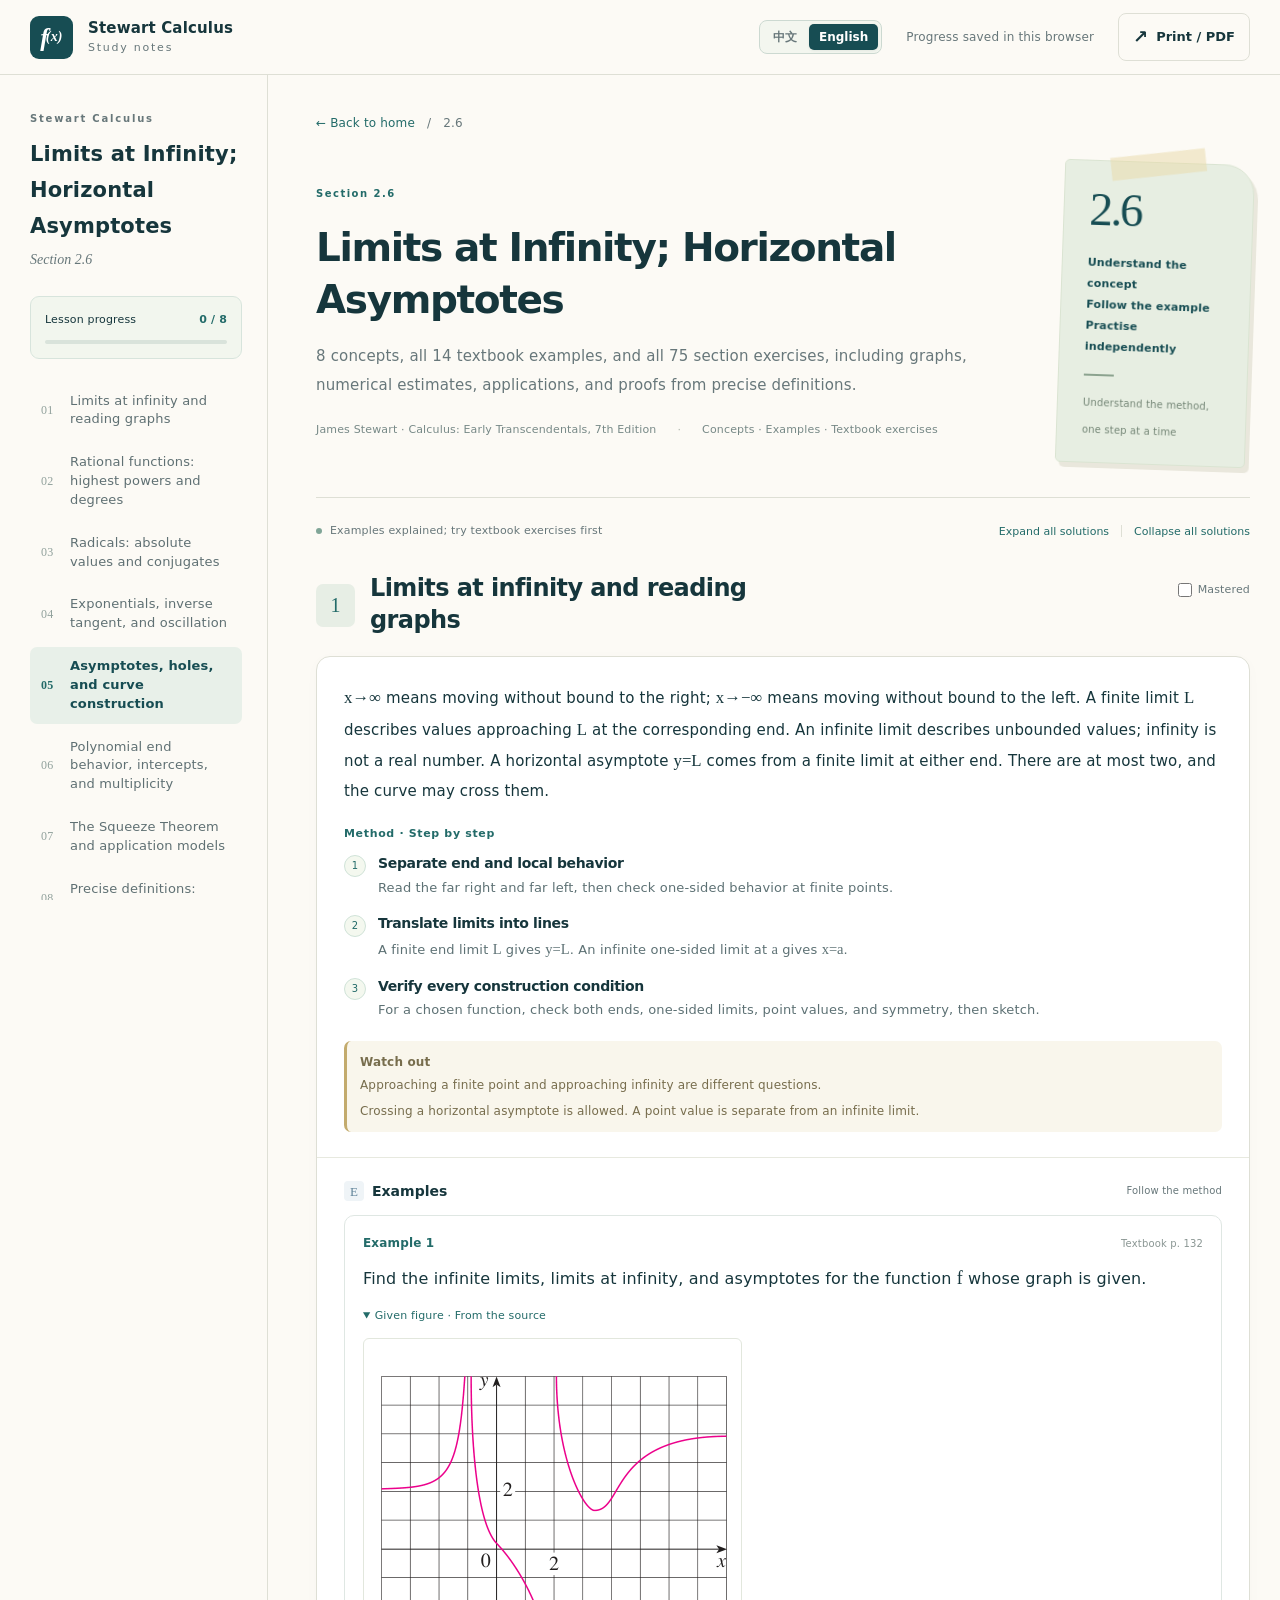
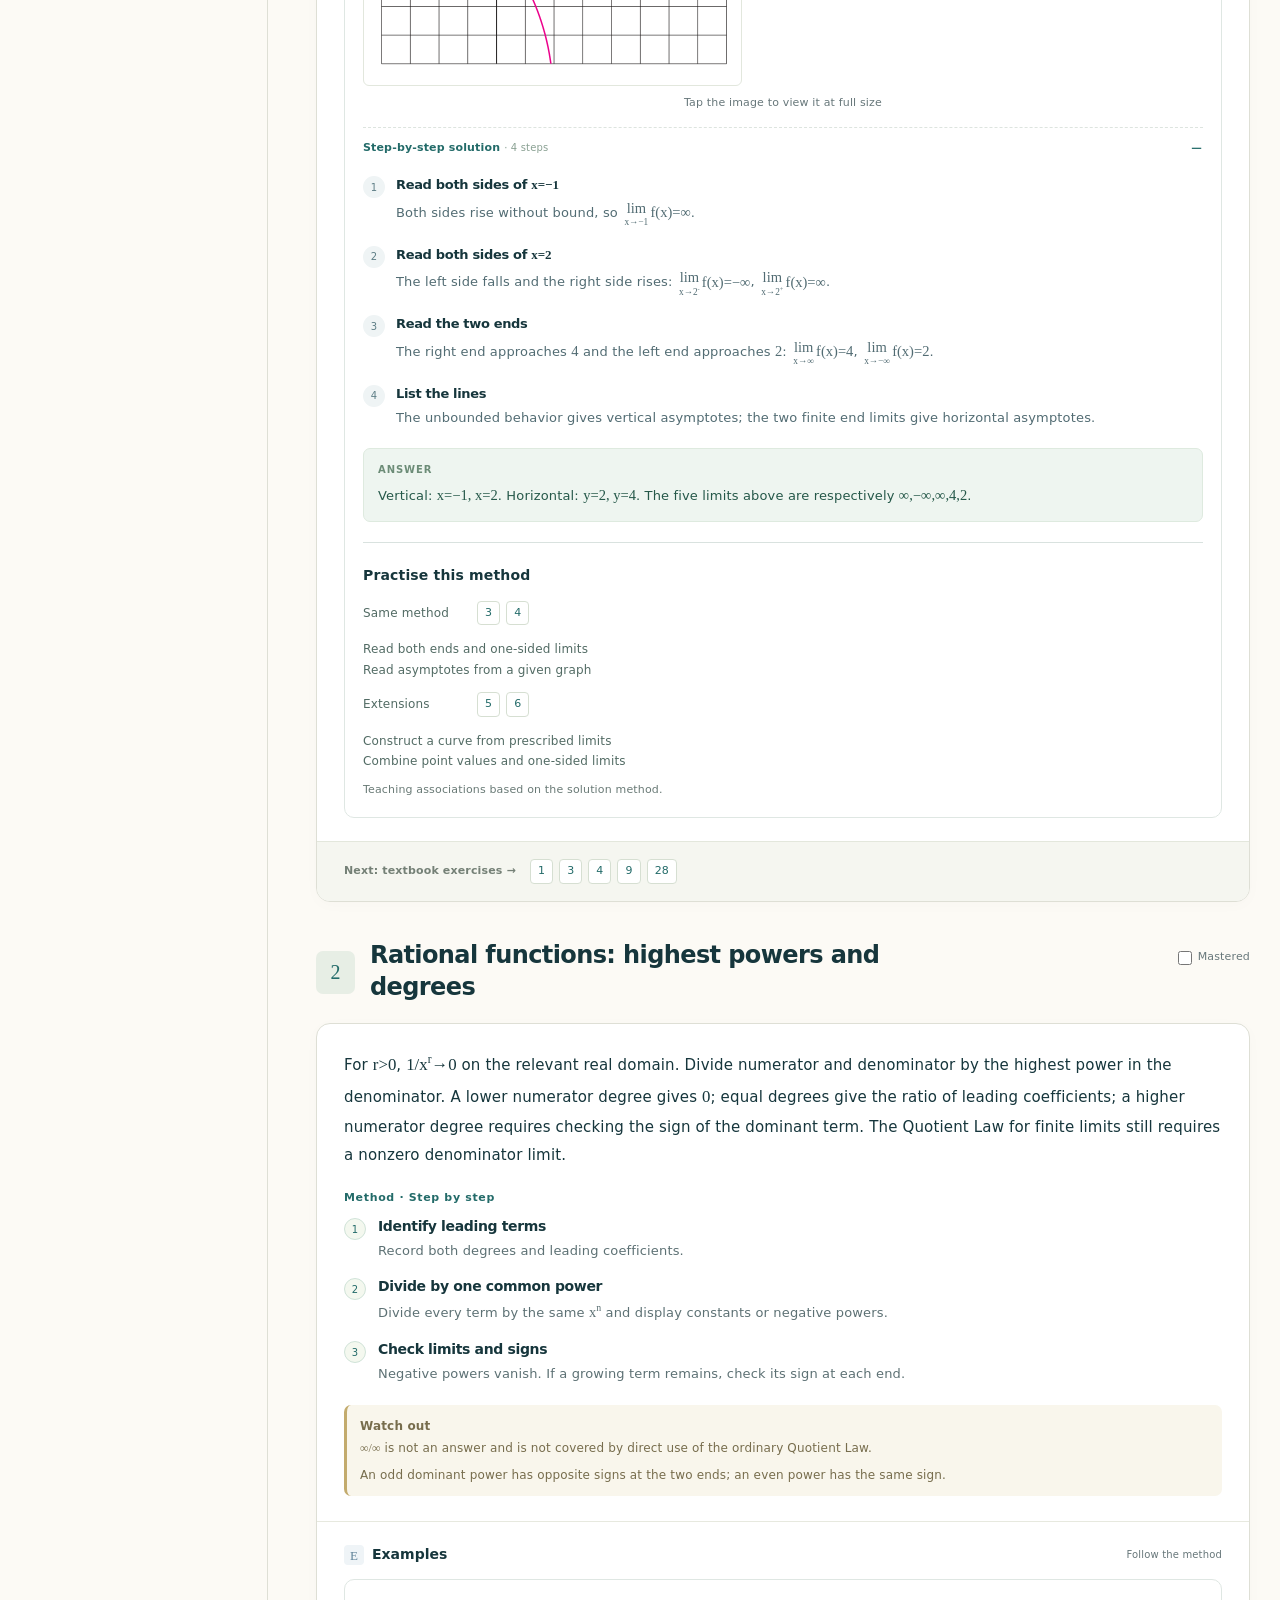
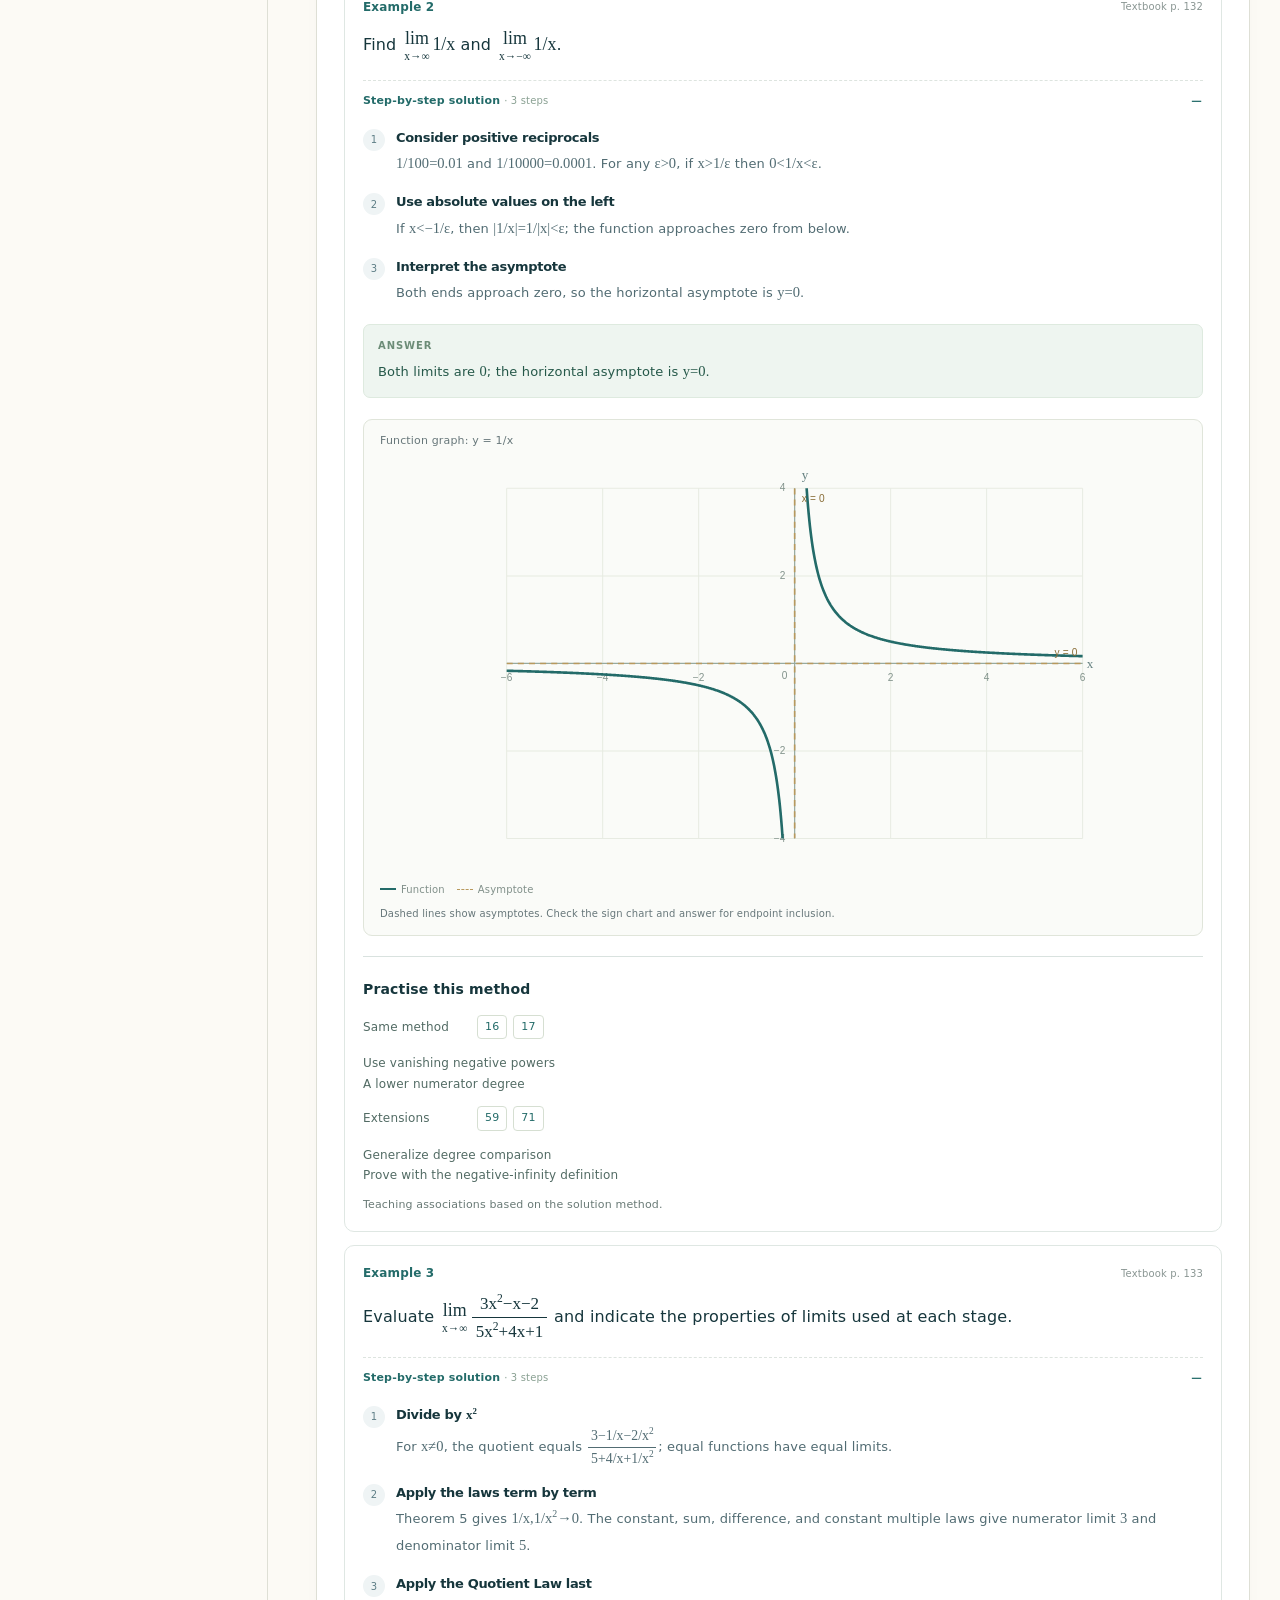
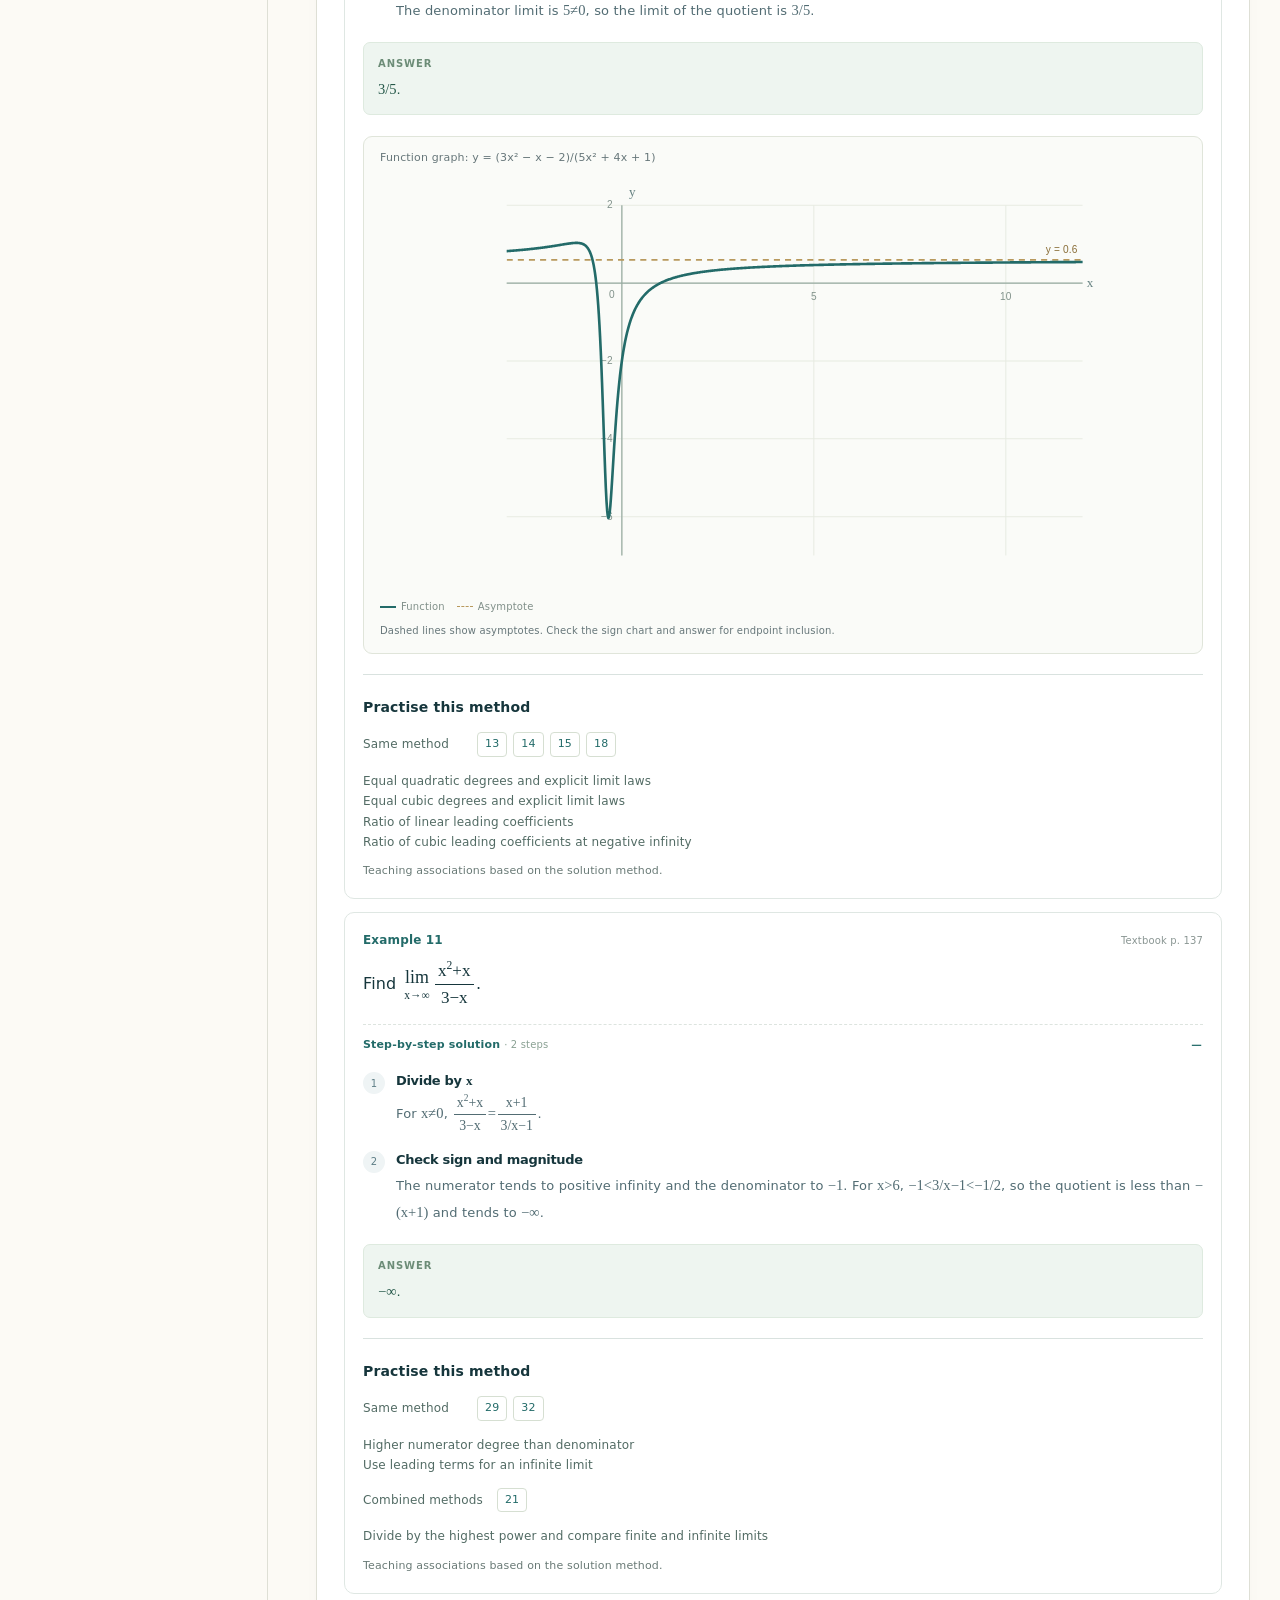
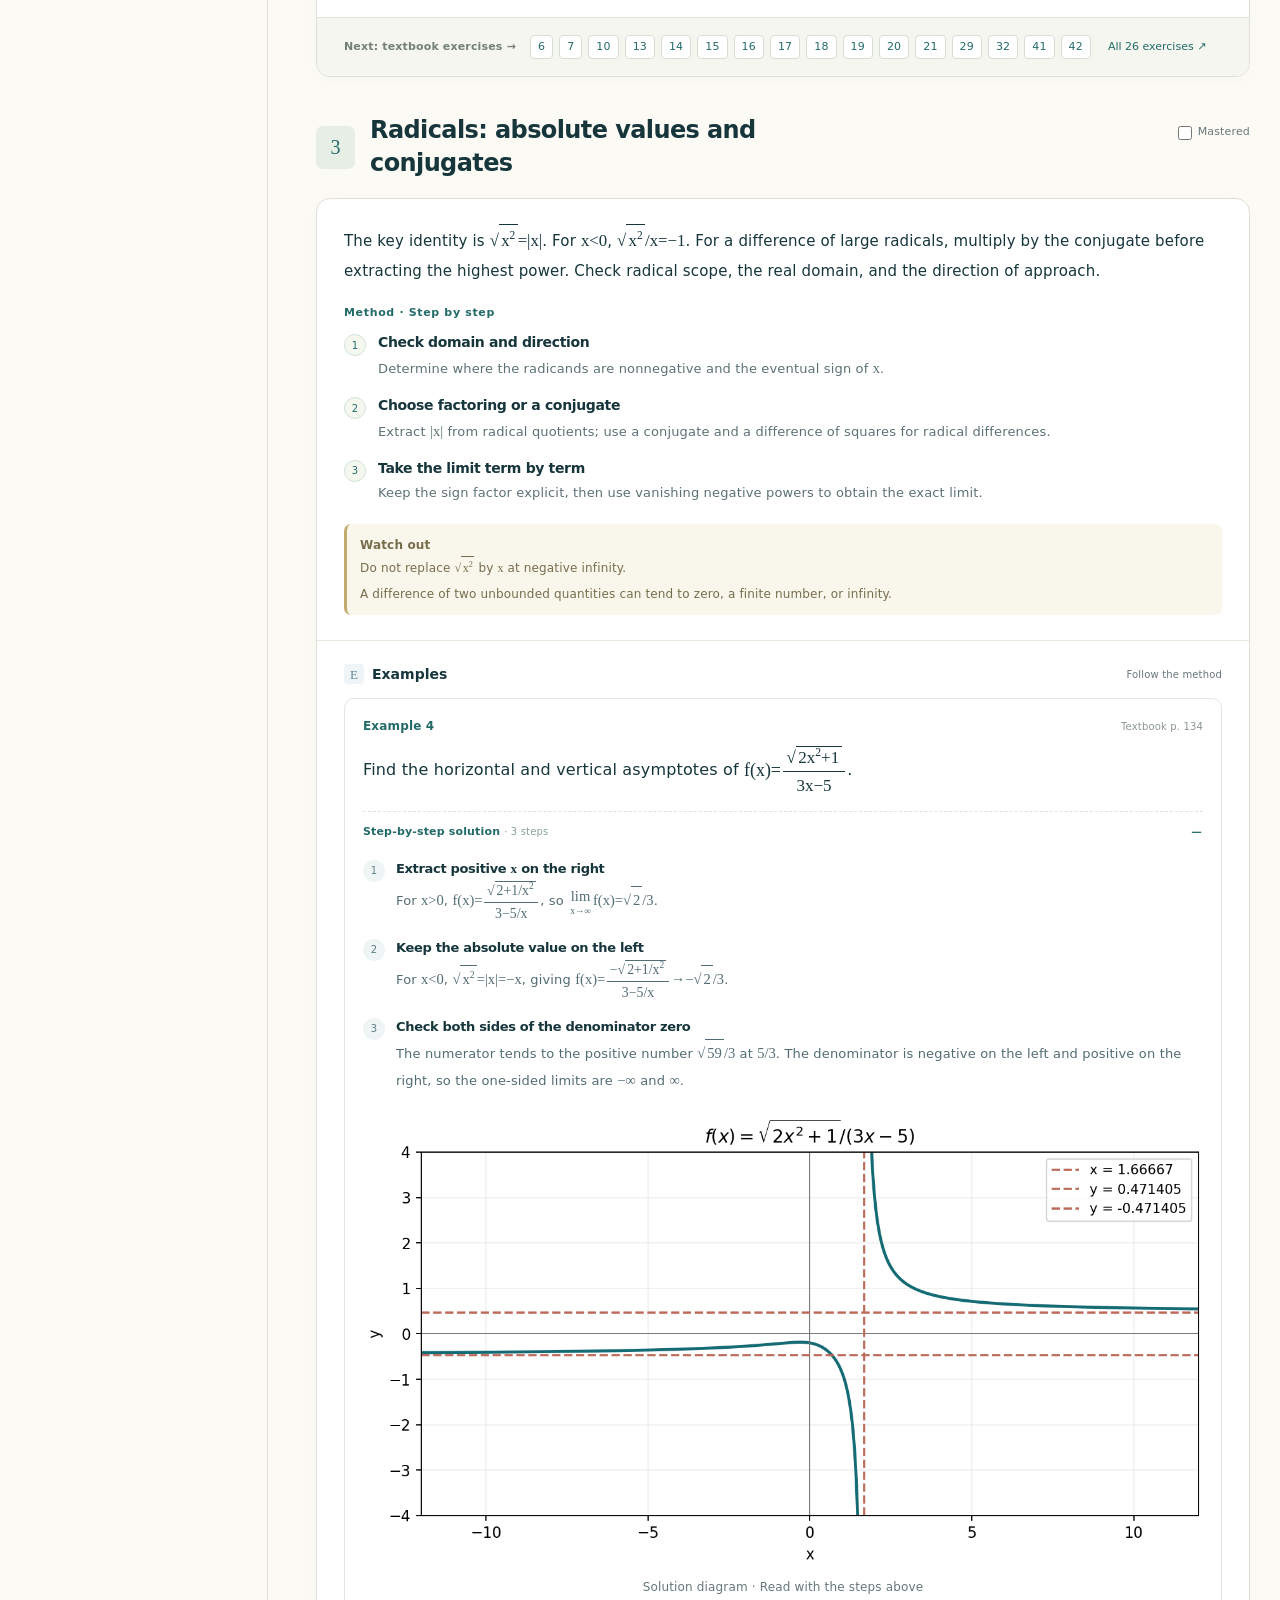
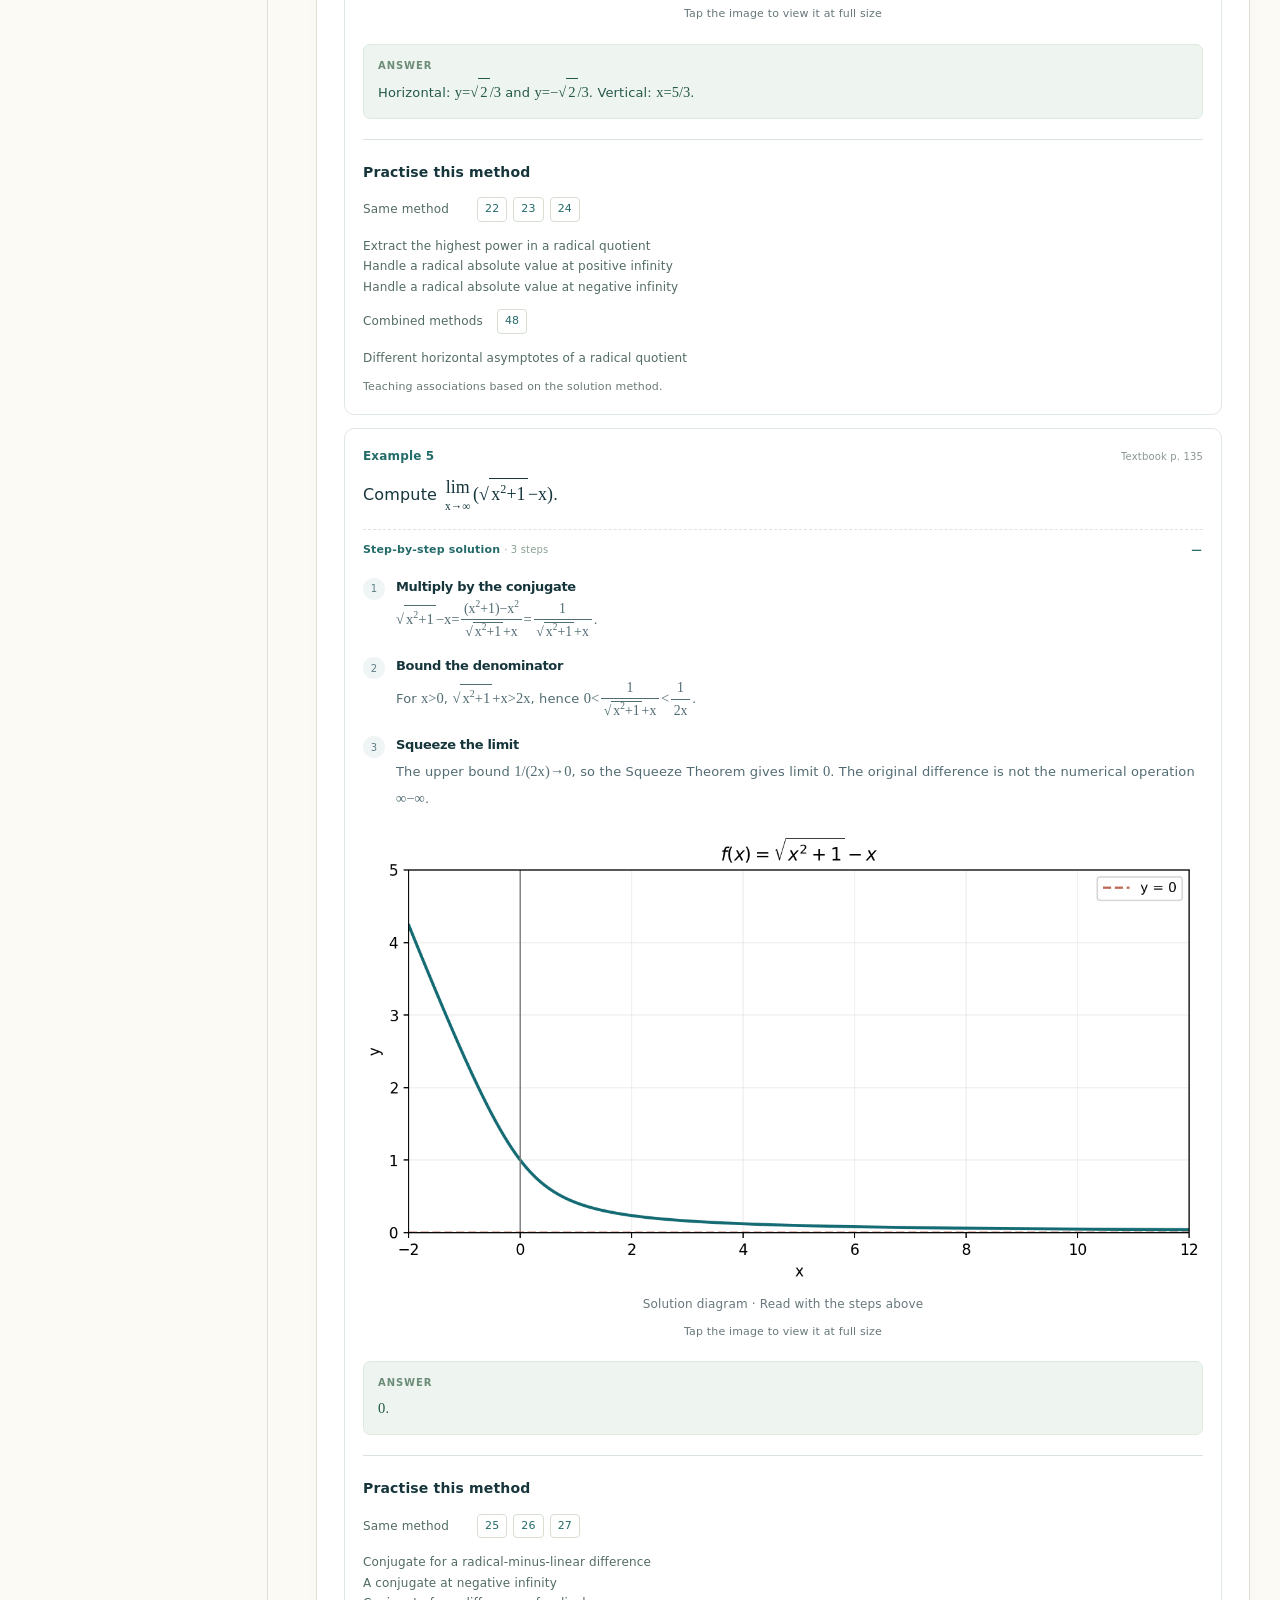
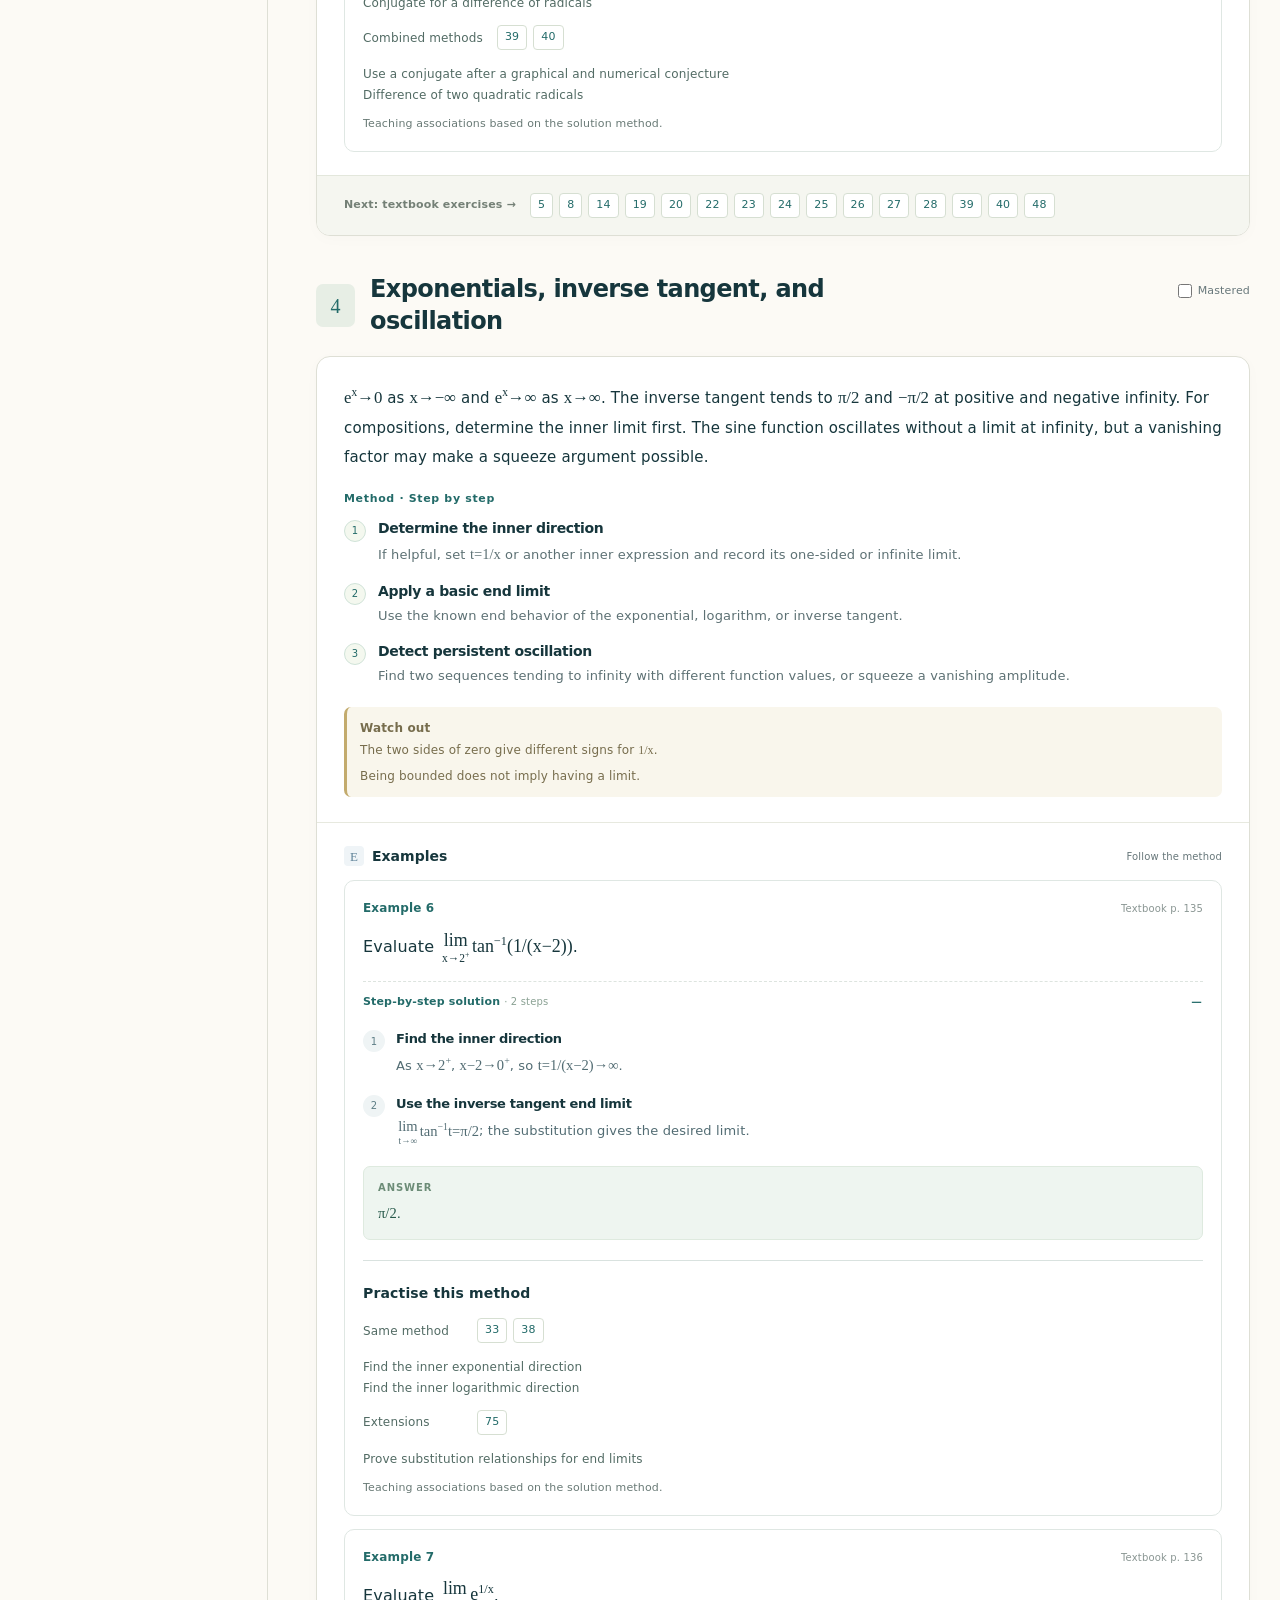
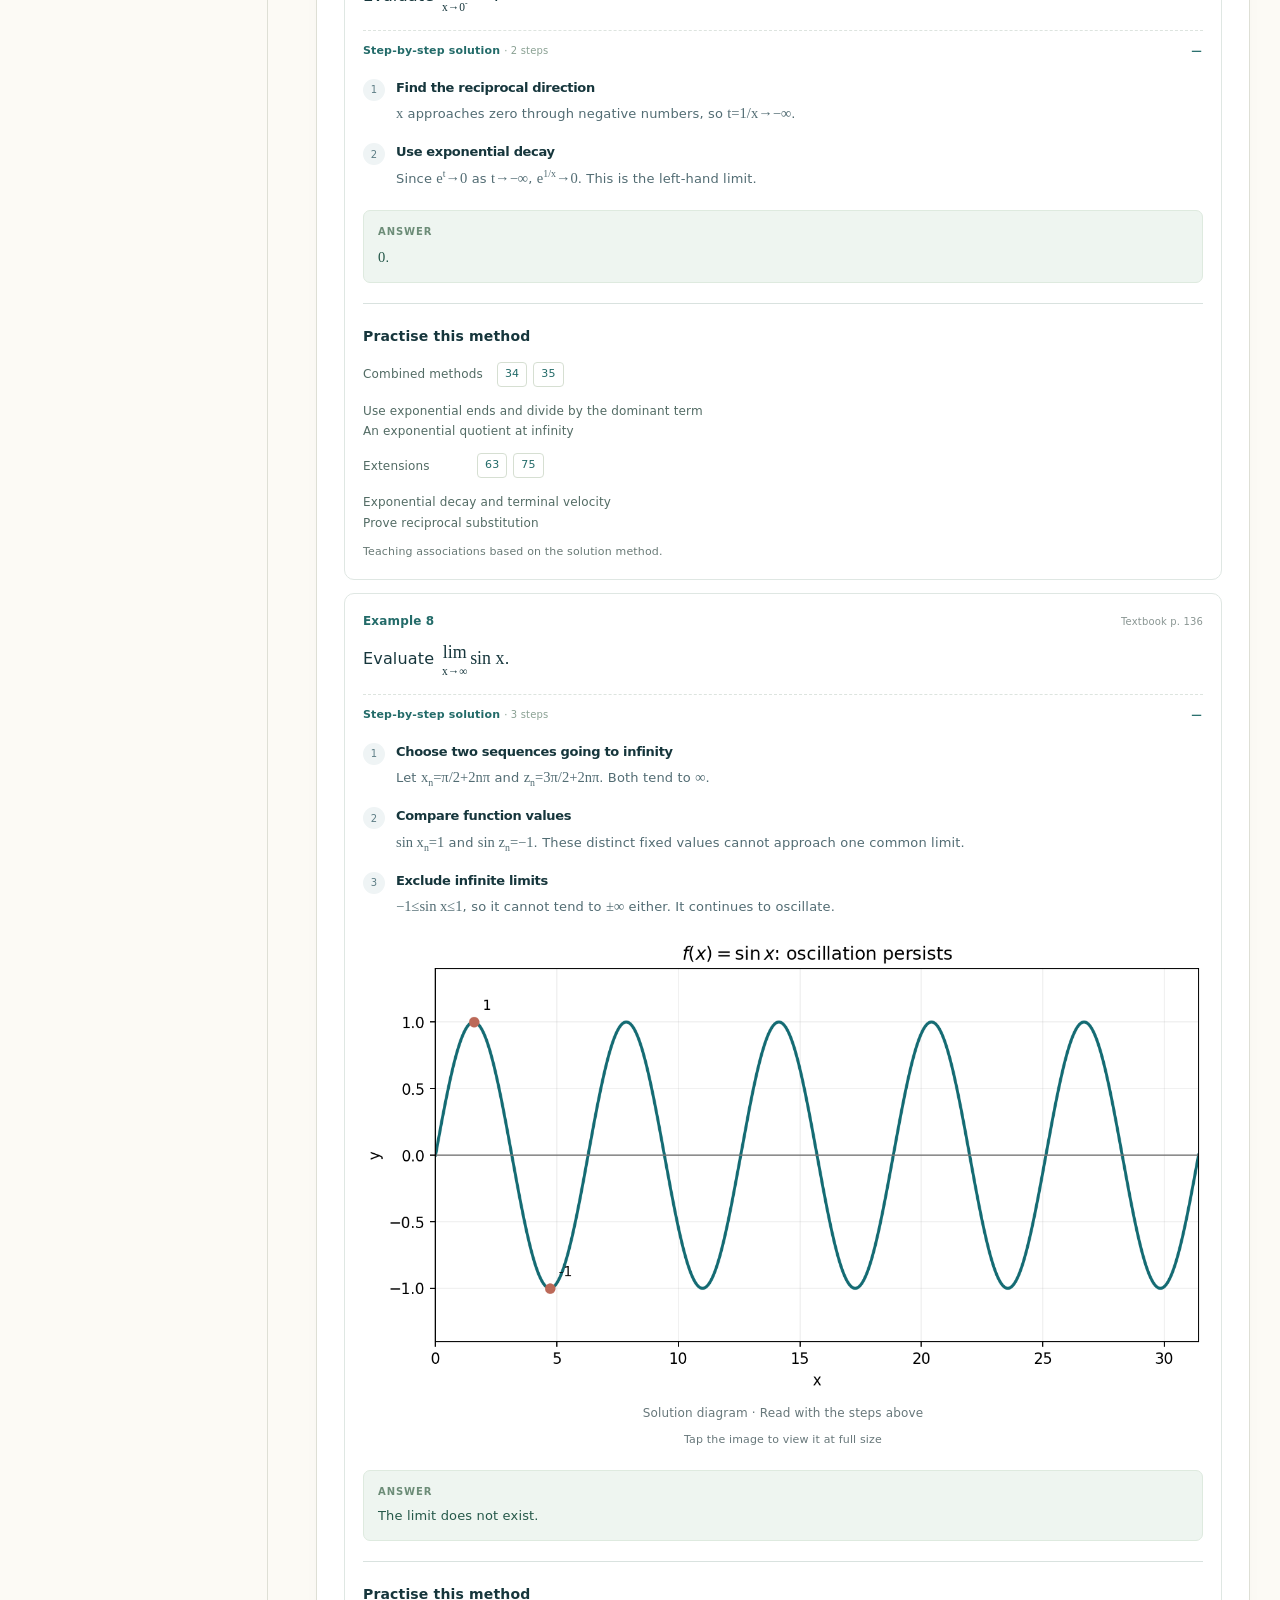
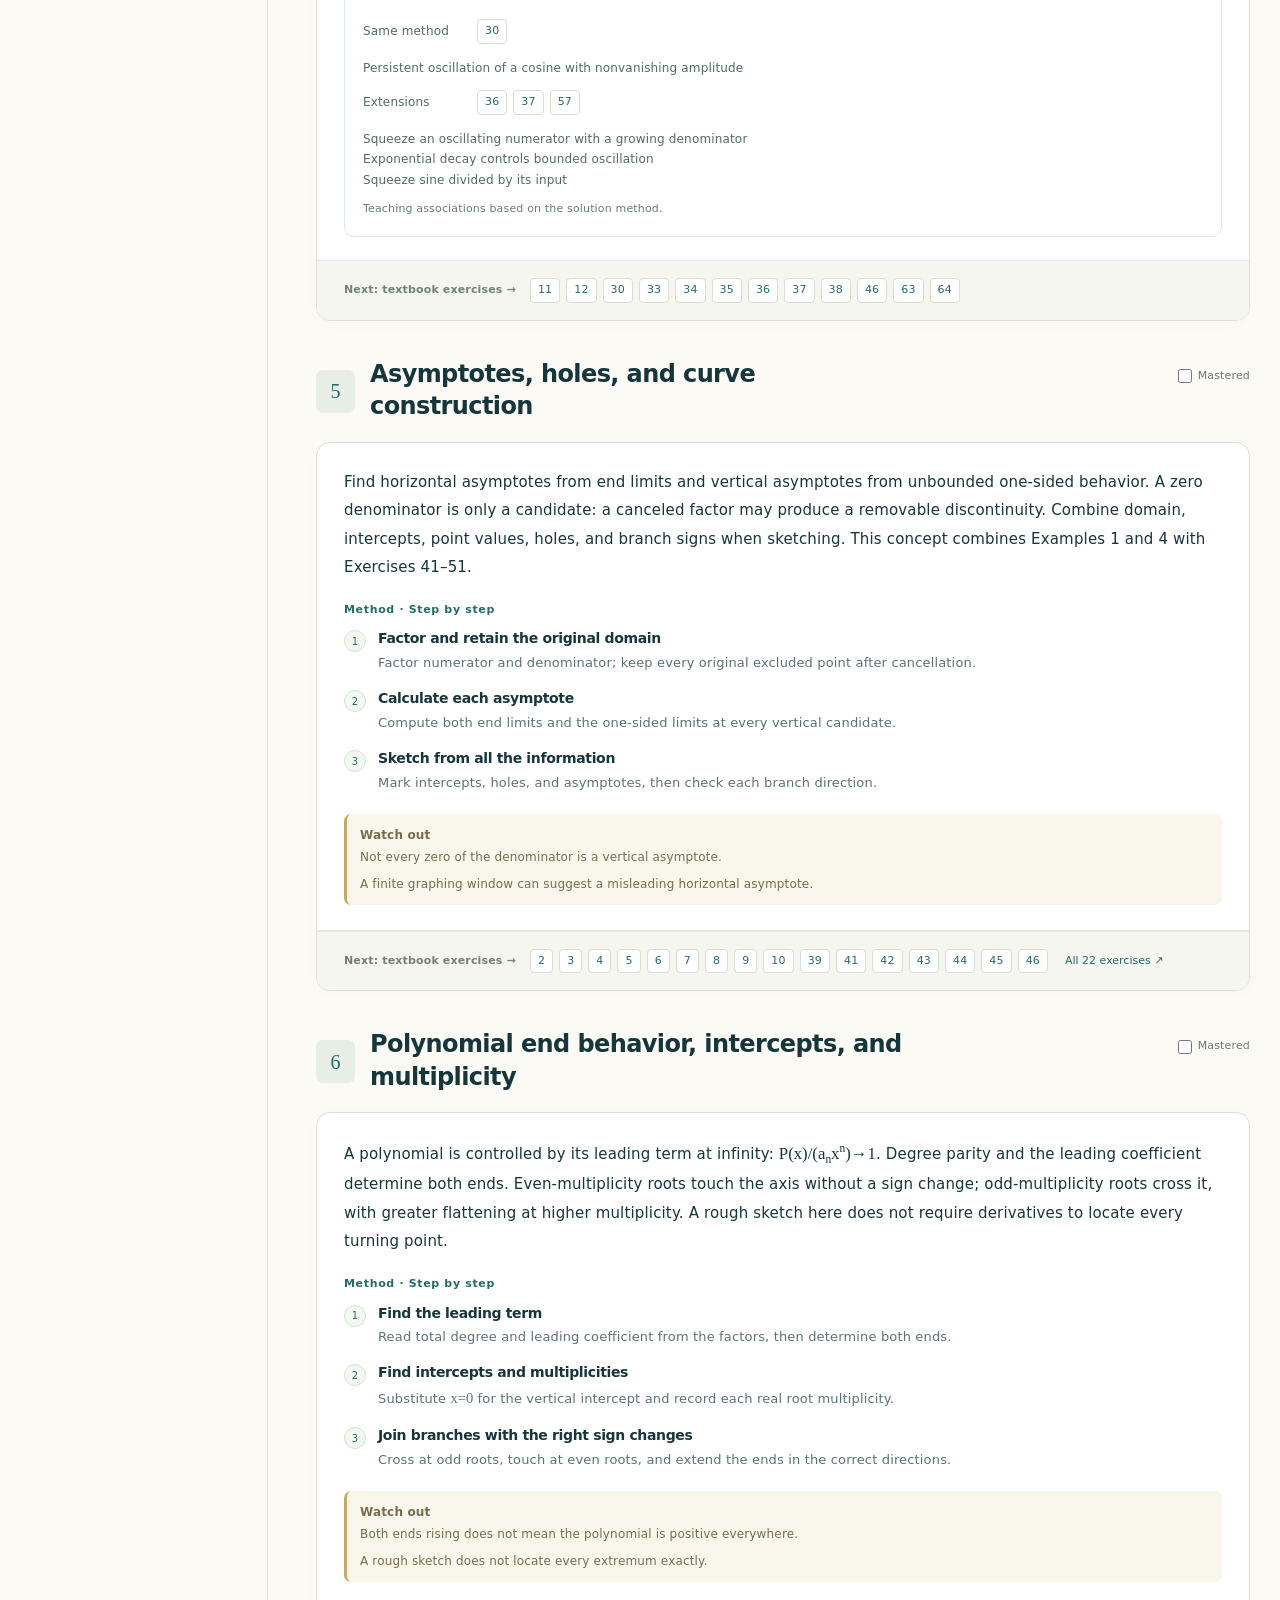
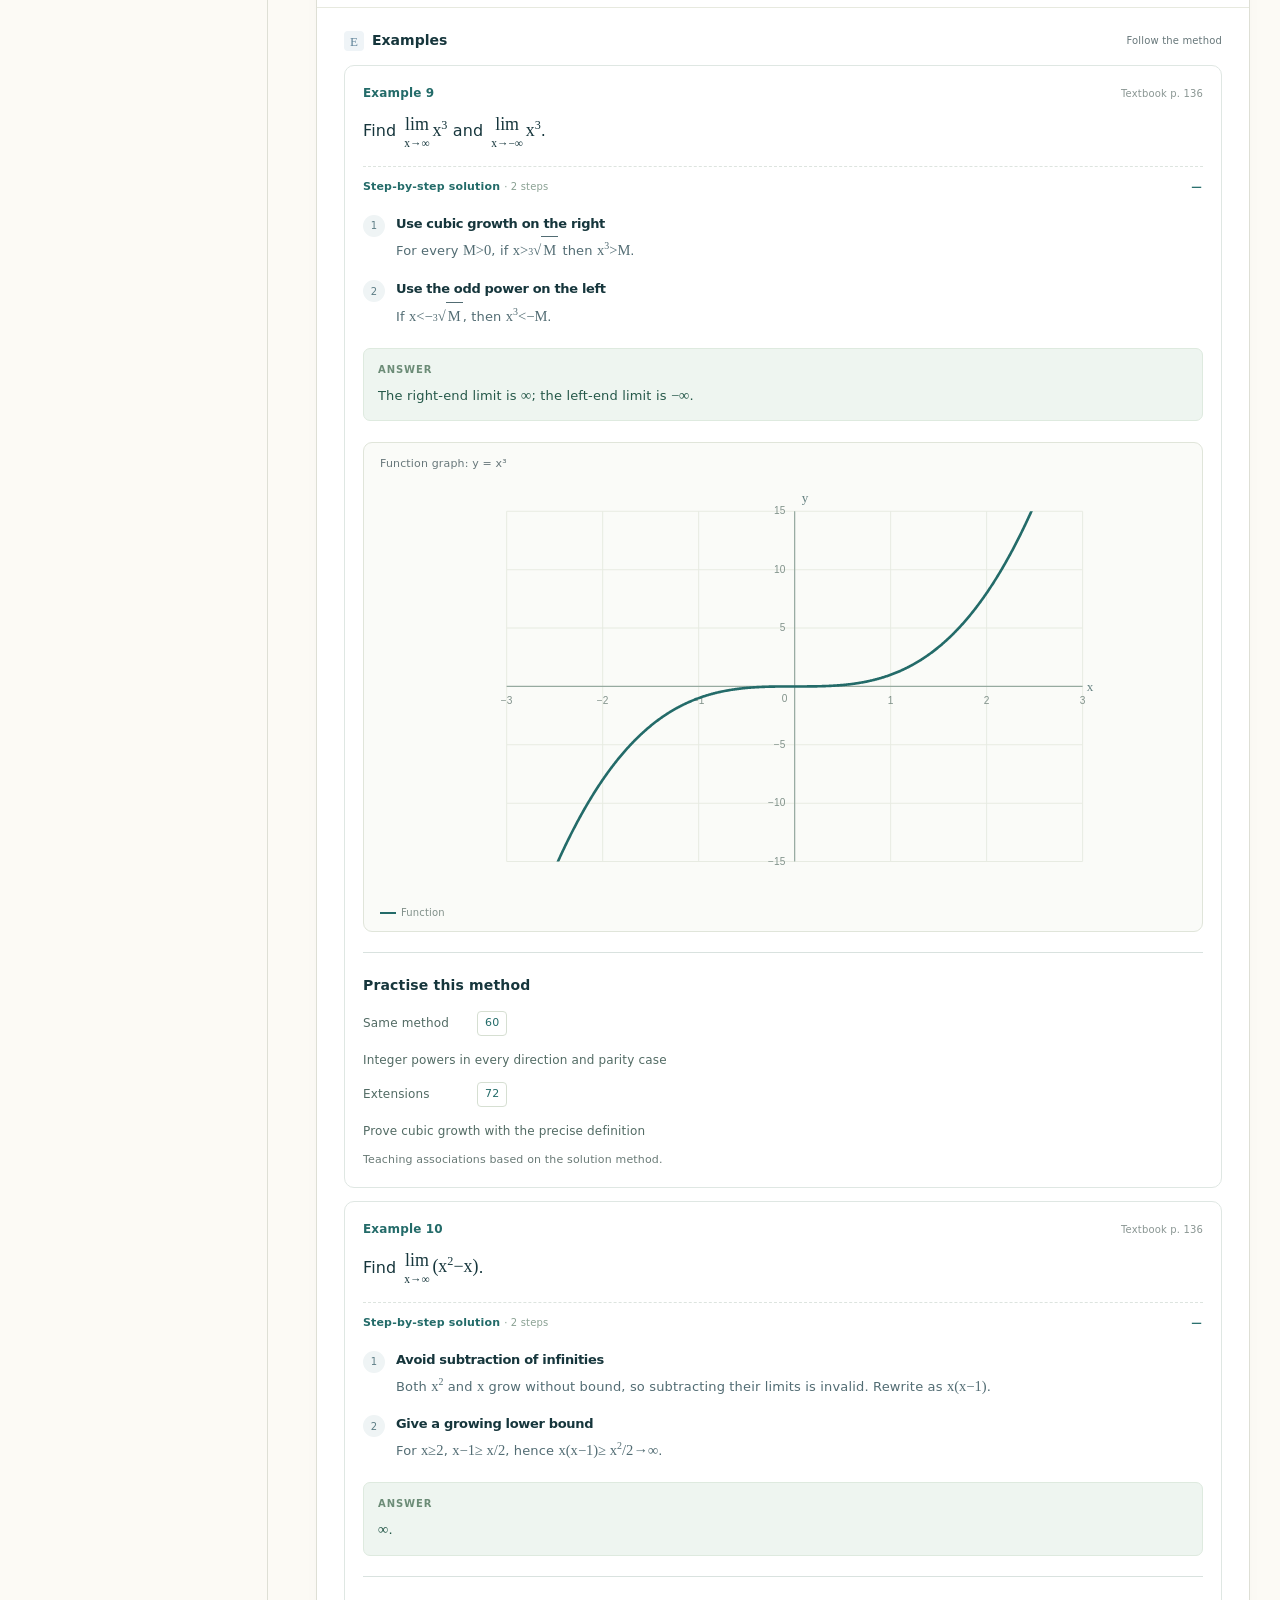
<file: sections/2-6/index.html>
<!doctype html>
<html lang="en">
<head>
  <meta charset="UTF-8">
  <meta name="viewport" content="width=device-width, initial-scale=1">
  <meta name="theme-color" content="#174d53">
  <meta name="description" content="Bilingual textbook study notes with concepts, examples, practice, and step-by-step solutions.">
  <title>Study Notes</title>
  <link rel="stylesheet" href="styles.css">
  <script id="lesson-data" type="application/json">{"course":{"id":"stewart-calculus-7e","title":"Stewart 微积分","en":{"title":"Stewart Calculus"}},"lesson":{"id":"2-6","section":"2.6","title":"无穷远处的极限与水平渐近线","description":"8 个知识点、全部 14 道教材例题与 75 道节后习题，包含图像、数值估计、应用与精确定义证明。","en":{"title":"Limits at Infinity; Horizontal Asymptotes","description":"8 concepts, all 14 textbook examples, and all 75 section exercises, including graphs, numerical estimates, applications, and proofs from precise definitions."},"source":{"kind":"pdf","title":"James Stewart · Calculus: Early Transcendentals, 7th Edition","printedPages":[130,143],"pdfPages":[162,175]},"solutionReference":{"title":"Stewart 7E Solutions","printedPages":[115,128],"pdfPages":[125,138],"use":"Exercise cross-checking only; bilingual steps are independently rewritten."},"concepts":[{"id":"infinity-meaning","title":"无穷远极限与图像读值","summary":"$x\\to\\infty$ 表示向右无界地增大，$x\\to-\\infty$ 表示向左无界地减小。$\\lim f(x)=L$ 表示函数值在相应端无限接近有限数 $L$；$\\lim f(x)=\\pm\\infty$ 表示函数值无界，不把无穷当作实数。水平渐近线 $y=L$ 由至少一端的有限极限确定，最多两条，曲线可以穿过它。","method":[{"title":"分开看两端与局部","body":"先看左右无穷远处，再看有限点左右两侧是否无界。"},{"title":"把极限翻译成直线","body":"有限端极限 $L$ 给 $y=L$；在 $a$ 至少一侧为无穷极限给 $x=a$。"},{"title":"验证构造题的全部条件","body":"选择函数后逐一代入两端、单侧、指定点值与奇偶条件，并画草图。"}],"pitfalls":["趋近有限点与趋近无穷远是不同的问题。","曲线穿过水平渐近线并不矛盾；点值与无穷极限也应分开。"],"en":{"title":"Limits at infinity and reading graphs","summary":"$x\\to\\infty$ means moving without bound to the right; $x\\to-\\infty$ means moving without bound to the left. A finite limit $L$ describes values approaching $L$ at the corresponding end. An infinite limit describes unbounded values; infinity is not a real number. A horizontal asymptote $y=L$ comes from a finite limit at either end. There are at most two, and the curve may cross them.","method":[{"title":"Separate end and local behavior","body":"Read the far right and far left, then check one-sided behavior at finite points."},{"title":"Translate limits into lines","body":"A finite end limit $L$ gives $y=L$. An infinite one-sided limit at $a$ gives $x=a$."},{"title":"Verify every construction condition","body":"For a chosen function, check both ends, one-sided limits, point values, and symmetry, then sketch."}],"pitfalls":["Approaching a finite point and approaching infinity are different questions.","Crossing a horizontal asymptote is allowed. A point value is separate from an infinite limit."]}},{"id":"rational-limits","title":"有理函数：最高次幂与次数比较","summary":"当 $r>0$ 时，$1/x^r\\to0$（在所考虑的实数定义域内）。有理函数可将分子分母同除分母的最高次幂。分子次数低：极限 $0$；次数相同：首项系数之比；分子次数高：用主导项的符号判断无穷极限。有限极限的商法则仍要求分母极限非零。","method":[{"title":"找最高次项","body":"记录分子、分母次数和首项系数。"},{"title":"同除一个幂","body":"将每一项除以同一个 $x^n$，逐项写成常数或负幂。"},{"title":"检查极限与符号","body":"负幂项消失；若仍有增长项，分别判断正负无穷方向的符号。"}],"pitfalls":["$\\infty/\\infty$ 不是答案，也不能用普通商法则直接计算。","奇数次主导项在两端符号相反，偶数次相同。"],"en":{"title":"Rational functions: highest powers and degrees","summary":"For $r>0$, $1/x^r\\to0$ on the relevant real domain. Divide numerator and denominator by the highest power in the denominator. A lower numerator degree gives $0$; equal degrees give the ratio of leading coefficients; a higher numerator degree requires checking the sign of the dominant term. The Quotient Law for finite limits still requires a nonzero denominator limit.","method":[{"title":"Identify leading terms","body":"Record both degrees and leading coefficients."},{"title":"Divide by one common power","body":"Divide every term by the same $x^n$ and display constants or negative powers."},{"title":"Check limits and signs","body":"Negative powers vanish. If a growing term remains, check its sign at each end."}],"pitfalls":["$\\infty/\\infty$ is not an answer and is not covered by direct use of the ordinary Quotient Law.","An odd dominant power has opposite signs at the two ends; an even power has the same sign."]}},{"id":"radical-limits","title":"根式：绝对值与共轭","summary":"关键恒等式是 $\\sqrt{x^2}=|x|$。当 $x\u003c0$ 时 $\\sqrt{x^2}/x=-1$。根式差出现两个大数相减时，先乘共轭，再提取最高次幂；检查根号覆盖范围、实数定义域和趋近方向。","method":[{"title":"先看定义域和方向","body":"确定根式非负的区间，判断 $x$ 在极限过程中为正还是为负。"},{"title":"选提幂或共轭","body":"根式商提取 $|x|$；根式差乘共轭，明确平方差运算。"},{"title":"逐项求极限","body":"写出符号因子，再用趋零的负幂求精确结果。"}],"pitfalls":["不能把 $\\sqrt{x^2}$ 在负无穷方向替换为 $x$。","两个都趋向无穷的量之差可能趋零、有限数或无穷。"],"en":{"title":"Radicals: absolute values and conjugates","summary":"The key identity is $\\sqrt{x^2}=|x|$. For $x\u003c0$, $\\sqrt{x^2}/x=-1$. For a difference of large radicals, multiply by the conjugate before extracting the highest power. Check radical scope, the real domain, and the direction of approach.","method":[{"title":"Check domain and direction","body":"Determine where the radicands are nonnegative and the eventual sign of $x$."},{"title":"Choose factoring or a conjugate","body":"Extract $|x|$ from radical quotients; use a conjugate and a difference of squares for radical differences."},{"title":"Take the limit term by term","body":"Keep the sign factor explicit, then use vanishing negative powers to obtain the exact limit."}],"pitfalls":["Do not replace $\\sqrt{x^2}$ by $x$ at negative infinity.","A difference of two unbounded quantities can tend to zero, a finite number, or infinity."]}},{"id":"transcendental-limits","title":"指数、反正切与振荡","summary":"$e^x\\to0$ 当 $x\\to-\\infty$，$e^x\\to\\infty$ 当 $x\\to\\infty$。$\\tan^{-1}x\\to\\pm\\pi/2$ 对应正负无穷。复合函数先检查内层的趋向；$\\sin x$ 本身在无穷远振荡无极限，但乘上趋零因子可用夹逼定理。","method":[{"title":"确定内层变量方向","body":"必要时设 $t=1/x$ 或其他内层式，记录 $t\\to0^\\pm$ 或 $t\\to\\pm\\infty$。"},{"title":"使用基本端极限","body":"再应用指数、对数或反正切的已知极限。"},{"title":"识别持续振荡","body":"寻找两列都趋向无穷但函数值不同的输入，或对趋零振幅使用夹逼。"}],"pitfalls":["右侧趋近 $0$ 与左侧趋近 $0$ 会改变 $1/x$ 的符号。","有界不等于有极限。"],"en":{"title":"Exponentials, inverse tangent, and oscillation","summary":"$e^x\\to0$ as $x\\to-\\infty$ and $e^x\\to\\infty$ as $x\\to\\infty$. The inverse tangent tends to $\\pi/2$ and $-\\pi/2$ at positive and negative infinity. For compositions, determine the inner limit first. The sine function oscillates without a limit at infinity, but a vanishing factor may make a squeeze argument possible.","method":[{"title":"Determine the inner direction","body":"If helpful, set $t=1/x$ or another inner expression and record its one-sided or infinite limit."},{"title":"Apply a basic end limit","body":"Use the known end behavior of the exponential, logarithm, or inverse tangent."},{"title":"Detect persistent oscillation","body":"Find two sequences tending to infinity with different function values, or squeeze a vanishing amplitude."}],"pitfalls":["The two sides of zero give different signs for $1/x$.","Being bounded does not imply having a limit."]}},{"id":"asymptotes","title":"渐近线、空洞与曲线构造","summary":"水平渐近线由两端极限确定；竖直渐近线需要至少一侧无界。分母为零只是候选，约分消去的因子可能形成可去间断。作图结合定义域、截距、点值、空洞和各段符号。本知识点综合正文例题1、4与习题41–51。","method":[{"title":"分解并保留原定义域","body":"分解分子分母，约分后仍标出原来排除的点。"},{"title":"算每条渐近线","body":"分别计算两端极限和每个候选竖直线的左右极限。"},{"title":"用全部信息绘图","body":"标出截距、空洞与渐近线，再检查曲线每一段的方向。"}],"pitfalls":["分母零点不必都是竖直渐近线。","有限绘图窗口可能给出误导性的水平渐近线猜测。"],"en":{"title":"Asymptotes, holes, and curve construction","summary":"Find horizontal asymptotes from end limits and vertical asymptotes from unbounded one-sided behavior. A zero denominator is only a candidate: a canceled factor may produce a removable discontinuity. Combine domain, intercepts, point values, holes, and branch signs when sketching. This concept combines Examples 1 and 4 with Exercises 41–51.","method":[{"title":"Factor and retain the original domain","body":"Factor numerator and denominator; keep every original excluded point after cancellation."},{"title":"Calculate each asymptote","body":"Compute both end limits and the one-sided limits at every vertical candidate."},{"title":"Sketch from all the information","body":"Mark intercepts, holes, and asymptotes, then check each branch direction."}],"pitfalls":["Not every zero of the denominator is a vertical asymptote.","A finite graphing window can suggest a misleading horizontal asymptote."]}},{"id":"polynomial-end-behavior","title":"多项式两端行为、截距与重数","summary":"多项式在无穷远由首项控制：$P(x)/(a_nx^n)\\to1$。次数的奇偶与首项系数决定两端；偶数重根接触横轴而不变号，奇数重根穿过横轴，重数较大时更平缓。本节只需合理草图，不用导数求全部转折点。","method":[{"title":"找首项","body":"从乘积读取总次数和首项系数，判断左右端。"},{"title":"算截距和重数","body":"代入 $x=0$ 得纵截距；每个实根记录重数。"},{"title":"按变号连成草图","body":"奇数重根穿过，偶数重根接触；两端朝正确方向延伸。"}],"pitfalls":["两端向上不表示每个点的函数值都为正。","不要把草图当作已经精确计算所有极值。"],"en":{"title":"Polynomial end behavior, intercepts, and multiplicity","summary":"A polynomial is controlled by its leading term at infinity: $P(x)/(a_nx^n)\\to1$. Degree parity and the leading coefficient determine both ends. Even-multiplicity roots touch the axis without a sign change; odd-multiplicity roots cross it, with greater flattening at higher multiplicity. A rough sketch here does not require derivatives to locate every turning point.","method":[{"title":"Find the leading term","body":"Read total degree and leading coefficient from the factors, then determine both ends."},{"title":"Find intercepts and multiplicities","body":"Substitute $x=0$ for the vertical intercept and record each real root multiplicity."},{"title":"Join branches with the right sign changes","body":"Cross at odd roots, touch at even roots, and extend the ends in the correct directions."}],"pitfalls":["Both ends rising does not mean the polynomial is positive everywhere.","A rough sketch does not locate every extremum exactly."]}},{"id":"squeeze-applications","title":"夹逼定理与应用模型","summary":"若在充分大的 $x$ 上 $g(x)\\le f(x)\\le h(x)$，且两端都趋 $L$，则 $f(x)\\to L$。应用题先用量与单位建立模型，再算长期极限。例如盐水浓度与雨滴速度的极限是实际可解释的稳态量。本知识点来自习题36、37、57、61–64，无单独正文例题。","method":[{"title":"建立界或数量关系","body":"有界三角函数乘趋零因子时写出两侧界；应用题写数量、单位与时间域。"},{"title":"计算两端或长期极限","body":"确认两条界趋同一数，或把模型整理成易求极限形式。"},{"title":"解释结果","body":"说明极限的单位与意义；若求阈值，解不等式并保留严格符号。"}],"pitfalls":["数值表或图像支持猜测，不能替代夹逼证明。","没有流出的盐水题不能擅自加入流出量。"],"en":{"title":"The Squeeze Theorem and application models","summary":"If $g(x)\\le f(x)\\le h(x)$ for all sufficiently large $x$ and both bounds tend to $L$, then $f(x)\\to L$. In applications, build the model with quantities and units before taking the long-term limit. Salt concentration and raindrop velocity have interpretable limiting values. This concept is drawn from Exercises 36, 37, 57, and 61–64; it has no separate worked textbook example.","method":[{"title":"Build bounds or a quantity relation","body":"For bounded trigonometric factors, write two bounds; in applications, state quantities, units, and the time domain."},{"title":"Calculate the bounding or long-term limits","body":"Check that both bounds approach the same number, or simplify the model to take its limit."},{"title":"Interpret the result","body":"State units and meaning. For a threshold, solve the inequality and preserve strictness."}],"pitfalls":["Tables and graphs support a conjecture but do not replace a squeeze proof.","Do not introduce an outflow when the brine problem specifies none."]}},{"id":"precise-definitions","title":"精确定义：ε–N 与 M–N","summary":"$\\lim_{x\\to\\infty}f(x)=L$ 表示每个 $\\epsilon>0$ 都能选 $N$，使 $x>N\\Rightarrow|f(x)-L|\u003c\\epsilon$。负无穷方向改成 $x\u003cN$。若极限为 $+\\infty$，则每个 $M>0$ 都能使充分大的输入满足 $f(x)>M$；其他方向相应改写。阈值不唯一。","method":[{"title":"写出要保证的不等式","body":"有限极限写 $|f(x)-L|\u003c\\epsilon$；无穷极限写 $f(x)>M$ 或 $f(x)\u003c-M$。"},{"title":"解出或估计输入阈值","body":"用代数或可靠的上界求 $N(\\epsilon)$ / $N(M)$；负无穷方向选负阈值。"},{"title":"按量词顺序验证","body":"对任意给定精度先选阈值，再证明所有越过它的输入都满足不等式。"}],"pitfalls":["只验证一个很大的输入不满足“所有越过阈值”。","当 $x\\to-\\infty$ 时条件是 $x\u003cN$，不是 $x>N$。"],"en":{"title":"Precise definitions: epsilon–N and M–N","summary":"$\\lim_{x\\to\\infty}f(x)=L$ means that for every $\\epsilon>0$ there is an $N$ such that $x>N\\Rightarrow|f(x)-L|\u003c\\epsilon$. At negative infinity use $x\u003cN$. For an infinite limit $+\\infty$, every $M>0$ has a threshold beyond which $f(x)>M$; adjust both inequalities for other directions. Thresholds need not be unique.","method":[{"title":"State the target inequality","body":"For a finite limit use $|f(x)-L|\u003c\\epsilon$; for an infinite limit use $f(x)>M$ or $f(x)\u003c-M$."},{"title":"Solve or bound the input threshold","body":"Use algebra or a valid bound to obtain $N(\\epsilon)$ or $N(M)$; choose a negative threshold for negative infinity."},{"title":"Verify in quantifier order","body":"For arbitrary prescribed accuracy, choose the threshold and prove that every input past it satisfies the target."}],"pitfalls":["Checking one large input does not verify every input beyond a threshold.","At negative infinity the condition is $x\u003cN$, not $x>N$."]}}],"questions":[{"id":"example-1","type":"example","label":"例题 1","prompt":"根据给出的函数 $f$ 图像，求无穷极限、无穷远处的极限及渐近线。","concept":"infinity-meaning","steps":[{"title":"读 $x=-1$ 两侧","body":"图像两侧都向上无界，因此 $\\lim_{x\\to-1}f(x)=\\infty$。"},{"title":"读 $x=2$ 两侧","body":"左侧向下、右侧向上：$\\lim_{x\\to2^-}f(x)=-\\infty$，$\\lim_{x\\to2^+}f(x)=\\infty$。"},{"title":"读左右端","body":"右端靠近 $4$，左端靠近 $2$：$\\lim_{x\\to\\infty}f(x)=4$，$\\lim_{x\\to-\\infty}f(x)=2$。"},{"title":"列出直线","body":"竖直渐近线由无界行为确定；两条水平线由两个有限端极限确定。"}],"answer":"竖直：$x=-1,\\ x=2$；水平：$y=2,\\ y=4$。上述五个极限分别为 $\\infty,-\\infty,\\infty,4,2$。","printedPage":132,"pdfPage":164,"en":{"label":"Example 1","prompt":"Find the infinite limits, limits at infinity, and asymptotes for the function $f$ whose graph is given.","steps":[{"title":"Read both sides of $x=-1$","body":"Both sides rise without bound, so $\\lim_{x\\to-1}f(x)=\\infty$."},{"title":"Read both sides of $x=2$","body":"The left side falls and the right side rises: $\\lim_{x\\to2^-}f(x)=-\\infty$, $\\lim_{x\\to2^+}f(x)=\\infty$."},{"title":"Read the two ends","body":"The right end approaches $4$ and the left end approaches $2$: $\\lim_{x\\to\\infty}f(x)=4$, $\\lim_{x\\to-\\infty}f(x)=2$."},{"title":"List the lines","body":"The unbounded behavior gives vertical asymptotes; the two finite end limits give horizontal asymptotes."}],"answer":"Vertical: $x=-1,\\ x=2$. Horizontal: $y=2,\\ y=4$. The five limits above are respectively $\\infty,-\\infty,\\infty,4,2$.","mappingNote":"Method-based teaching links, not official textbook pairings."},"sourceImage":"assets/s26-example-1.png","relatedExercises":[{"number":3,"relation":"same-method","reason":"读曲线的两端与单侧极限","en":{"reason":"Read both ends and one-sided limits"}},{"number":4,"relation":"same-method","reason":"由图读渐近线","en":{"reason":"Read asymptotes from a given graph"}},{"number":5,"relation":"extension","reason":"从极限条件构造曲线","en":{"reason":"Construct a curve from prescribed limits"}},{"number":6,"relation":"extension","reason":"同时满足点值与单侧极限","en":{"reason":"Combine point values and one-sided limits"}}],"mappingNote":"依据方法整理的对应关系，并非教材官方配套编号。"},{"id":"example-2","type":"example","label":"例题 2","prompt":"求 $\\lim_{x\\to\\infty}1/x$ 和 $\\lim_{x\\to-\\infty}1/x$。","concept":"rational-limits","steps":[{"title":"正方向看倒数","body":"$1/100=0.01$，$1/10000=0.0001$；一般地，任意 $\\epsilon>0$，$x>1/\\epsilon$ 时 $0\u003c1/x\u003c\\epsilon$。"},{"title":"负方向看绝对值","body":"若 $x\u003c-1/\\epsilon$，则 $|1/x|=1/|x|\u003c\\epsilon$，函数从负侧趋近 $0$。"},{"title":"解释渐近线","body":"两端都趋零，因此水平渐近线为 $y=0$。"}],"answer":"两极限都为 $0$；水平渐近线 $y=0$。","printedPage":132,"pdfPage":164,"en":{"label":"Example 2","prompt":"Find $\\lim_{x\\to\\infty}1/x$ and $\\lim_{x\\to-\\infty}1/x$.","steps":[{"title":"Consider positive reciprocals","body":"$1/100=0.01$ and $1/10000=0.0001$. For any $\\epsilon>0$, if $x>1/\\epsilon$ then $0\u003c1/x\u003c\\epsilon$."},{"title":"Use absolute values on the left","body":"If $x\u003c-1/\\epsilon$, then $|1/x|=1/|x|\u003c\\epsilon$; the function approaches zero from below."},{"title":"Interpret the asymptote","body":"Both ends approach zero, so the horizontal asymptote is $y=0$."}],"answer":"Both limits are $0$; the horizontal asymptote is $y=0$.","mappingNote":"Method-based teaching links, not official textbook pairings."},"graph":{"numerator":[1],"denominator":[1,0],"bounds":{"xMin":-6,"xMax":6,"yMin":-4,"yMax":4},"verticalAsymptotes":[0],"horizontalAsymptote":0,"label":"y = 1/x"},"relatedExercises":[{"number":16,"relation":"same-method","reason":"负幂项趋零","en":{"reason":"Use vanishing negative powers"}},{"number":17,"relation":"same-method","reason":"分子次数低于分母","en":{"reason":"A lower numerator degree"}},{"number":59,"relation":"extension","reason":"一般化次数比较","en":{"reason":"Generalize degree comparison"}},{"number":71,"relation":"extension","reason":"用负无穷方向定义证明","en":{"reason":"Prove with the negative-infinity definition"}}],"mappingNote":"依据方法整理的对应关系，并非教材官方配套编号。"},{"id":"example-3","type":"example","label":"例题 3","prompt":"计算 $\\lim_{x\\to\\infty}\\frac{3x^2-x-2}{5x^2+4x+1}$，并指出每阶段所用极限性质。","concept":"rational-limits","steps":[{"title":"同除 $x^2$","body":"对 $x\\ne0$，原商等于 $\\frac{3-1/x-2/x^2}{5+4/x+1/x^2}$；相等函数有相同极限。"},{"title":"逐项使用法则","body":"由定理5，$1/x,1/x^2\\to0$；常数、和、差、常数倍法则给分子极限 $3$、分母极限 $5$。"},{"title":"最后用商法则","body":"分母极限 $5\\ne0$，因此商的极限是 $3/5$。"}],"answer":"$3/5$。","printedPage":133,"pdfPage":165,"en":{"label":"Example 3","prompt":"Evaluate $\\lim_{x\\to\\infty}\\frac{3x^2-x-2}{5x^2+4x+1}$ and indicate the properties of limits used at each stage.","steps":[{"title":"Divide by $x^2$","body":"For $x\\ne0$, the quotient equals $\\frac{3-1/x-2/x^2}{5+4/x+1/x^2}$; equal functions have equal limits."},{"title":"Apply the laws term by term","body":"Theorem 5 gives $1/x,1/x^2\\to0$. The constant, sum, difference, and constant multiple laws give numerator limit $3$ and denominator limit $5$."},{"title":"Apply the Quotient Law last","body":"The denominator limit is $5\\ne0$, so the limit of the quotient is $3/5$."}],"answer":"$3/5$.","mappingNote":"Method-based teaching links, not official textbook pairings."},"graph":{"numerator":[3,-1,-2],"denominator":[5,4,1],"bounds":{"xMin":-3,"xMax":12,"yMin":-7,"yMax":2},"horizontalAsymptote":0.6,"label":"y = (3x² − x − 2)/(5x² + 4x + 1)"},"relatedExercises":[{"number":13,"relation":"same-method","reason":"同次二次有理式与逐条法则","en":{"reason":"Equal quadratic degrees and explicit limit laws"}},{"number":14,"relation":"same-method","reason":"同次三次有理式与逐条法则","en":{"reason":"Equal cubic degrees and explicit limit laws"}},{"number":15,"relation":"same-method","reason":"一次首项系数之比","en":{"reason":"Ratio of linear leading coefficients"}},{"number":18,"relation":"same-method","reason":"负无穷方向的同次三次首项比","en":{"reason":"Ratio of cubic leading coefficients at negative infinity"}}],"mappingNote":"依据方法整理的对应关系，并非教材官方配套编号。"},{"id":"example-4","type":"example","label":"例题 4","prompt":"求 $f(x)=\\frac{\\sqrt{2x^2+1}}{3x-5}$ 的水平和竖直渐近线。","concept":"radical-limits","steps":[{"title":"右端提取正的 $x$","body":"当 $x>0$，$f(x)=\\frac{\\sqrt{2+1/x^2}}{3-5/x}$，所以 $\\lim_{x\\to\\infty}f(x)=\\sqrt2/3$。"},{"title":"左端保留绝对值","body":"当 $x\u003c0$，$\\sqrt{x^2}=|x|=-x$，故 $f(x)=\\frac{-\\sqrt{2+1/x^2}}{3-5/x}\\to-\\sqrt2/3$。"},{"title":"检查分母零点两侧","body":"分子在 $5/3$ 处趋正数 $\\sqrt{59}/3$；分母在左侧负、右侧正。因此左极限 $-\\infty$、右极限 $\\infty$。"}],"answer":"水平：$y=\\sqrt2/3$ 与 $y=-\\sqrt2/3$；竖直：$x=5/3$。","printedPage":134,"pdfPage":166,"en":{"label":"Example 4","prompt":"Find the horizontal and vertical asymptotes of $f(x)=\\frac{\\sqrt{2x^2+1}}{3x-5}$.","steps":[{"title":"Extract positive $x$ on the right","body":"For $x>0$, $f(x)=\\frac{\\sqrt{2+1/x^2}}{3-5/x}$, so $\\lim_{x\\to\\infty}f(x)=\\sqrt2/3$."},{"title":"Keep the absolute value on the left","body":"For $x\u003c0$, $\\sqrt{x^2}=|x|=-x$, giving $f(x)=\\frac{-\\sqrt{2+1/x^2}}{3-5/x}\\to-\\sqrt2/3$."},{"title":"Check both sides of the denominator zero","body":"The numerator tends to the positive number $\\sqrt{59}/3$ at $5/3$. The denominator is negative on the left and positive on the right, so the one-sided limits are $-\\infty$ and $\\infty$."}],"answer":"Horizontal: $y=\\sqrt2/3$ and $y=-\\sqrt2/3$. Vertical: $x=5/3$.","mappingNote":"Method-based teaching links, not official textbook pairings."},"solutionImage":"assets/s26-example-4-solution.png","relatedExercises":[{"number":22,"relation":"same-method","reason":"根式商提取最高次幂","en":{"reason":"Extract the highest power in a radical quotient"}},{"number":23,"relation":"same-method","reason":"正方向的根式绝对值","en":{"reason":"Handle a radical absolute value at positive infinity"}},{"number":24,"relation":"same-method","reason":"负方向的根式绝对值","en":{"reason":"Handle a radical absolute value at negative infinity"}},{"number":48,"relation":"combined","reason":"根式商两端的不同水平渐近线","en":{"reason":"Different horizontal asymptotes of a radical quotient"}}],"mappingNote":"依据方法整理的对应关系，并非教材官方配套编号。"},{"id":"example-5","type":"example","label":"例题 5","prompt":"计算 $\\lim_{x\\to\\infty}(\\sqrt{x^2+1}-x)$。","concept":"radical-limits","steps":[{"title":"乘共轭","body":"$\\sqrt{x^2+1}-x=\\frac{(x^2+1)-x^2}{\\sqrt{x^2+1}+x}=\\frac1{\\sqrt{x^2+1}+x}$。"},{"title":"比较分母","body":"对 $x>0$，$\\sqrt{x^2+1}+x>2x$，所以 $0\u003c\\frac1{\\sqrt{x^2+1}+x}\u003c\\frac1{2x}$。"},{"title":"夹逼求极限","body":"上界 $1/(2x)\\to0$，由夹逼定理原差趋 $0$；不能将它写成数值运算 $\\infty-\\infty$。"}],"answer":"$0$。","printedPage":135,"pdfPage":167,"en":{"label":"Example 5","prompt":"Compute $\\lim_{x\\to\\infty}(\\sqrt{x^2+1}-x)$.","steps":[{"title":"Multiply by the conjugate","body":"$\\sqrt{x^2+1}-x=\\frac{(x^2+1)-x^2}{\\sqrt{x^2+1}+x}=\\frac1{\\sqrt{x^2+1}+x}$."},{"title":"Bound the denominator","body":"For $x>0$, $\\sqrt{x^2+1}+x>2x$, hence $0\u003c\\frac1{\\sqrt{x^2+1}+x}\u003c\\frac1{2x}$."},{"title":"Squeeze the limit","body":"The upper bound $1/(2x)\\to0$, so the Squeeze Theorem gives limit $0$. The original difference is not the numerical operation $\\infty-\\infty$."}],"answer":"$0$.","mappingNote":"Method-based teaching links, not official textbook pairings."},"solutionImage":"assets/s26-example-5-solution.png","relatedExercises":[{"number":25,"relation":"same-method","reason":"用共轭处理根式与一次项之差","en":{"reason":"Conjugate for a radical-minus-linear difference"}},{"number":26,"relation":"same-method","reason":"负无穷方向的共轭","en":{"reason":"A conjugate at negative infinity"}},{"number":27,"relation":"same-method","reason":"两个根式之差乘共轭","en":{"reason":"Conjugate for a difference of radicals"}},{"number":39,"relation":"combined","reason":"数值猜测后用共轭证明","en":{"reason":"Use a conjugate after a graphical and numerical conjecture"}},{"number":40,"relation":"combined","reason":"两个二次根式之差","en":{"reason":"Difference of two quadratic radicals"}}],"mappingNote":"依据方法整理的对应关系，并非教材官方配套编号。"},{"id":"example-6","type":"example","label":"例题 6","prompt":"计算 $\\lim_{x\\to2^+}\\tan^{-1}(1/(x-2))$。","concept":"transcendental-limits","steps":[{"title":"先确定内层趋向","body":"$x\\to2^+$ 时，$x-2\\to0^+$，所以 $t=1/(x-2)\\to\\infty$。"},{"title":"用反正切端极限","body":"$\\lim_{t\\to\\infty}\\tan^{-1}t=\\pi/2$，换元后得到所求极限。"}],"answer":"$\\pi/2$。","printedPage":135,"pdfPage":167,"en":{"label":"Example 6","prompt":"Evaluate $\\lim_{x\\to2^+}\\tan^{-1}(1/(x-2))$.","steps":[{"title":"Find the inner direction","body":"As $x\\to2^+$, $x-2\\to0^+$, so $t=1/(x-2)\\to\\infty$."},{"title":"Use the inverse tangent end limit","body":"$\\lim_{t\\to\\infty}\\tan^{-1}t=\\pi/2$; the substitution gives the desired limit."}],"answer":"$\\pi/2$.","mappingNote":"Method-based teaching links, not official textbook pairings."},"relatedExercises":[{"number":33,"relation":"same-method","reason":"先算内层指数的趋向","en":{"reason":"Find the inner exponential direction"}},{"number":38,"relation":"same-method","reason":"先算内层对数的趋向","en":{"reason":"Find the inner logarithmic direction"}},{"number":75,"relation":"extension","reason":"证明变换输入方向的极限关系","en":{"reason":"Prove substitution relationships for end limits"}}],"mappingNote":"依据方法整理的对应关系，并非教材官方配套编号。"},{"id":"example-7","type":"example","label":"例题 7","prompt":"计算 $\\lim_{x\\to0^-}e^{1/x}$。","concept":"transcendental-limits","steps":[{"title":"确定倒数方向","body":"$x$ 是趋零的负数，因此 $t=1/x\\to-\\infty$。"},{"title":"使用指数衰减","body":"因为 $e^t\\to0$ 当 $t\\to-\\infty$，所以 $e^{1/x}\\to0$。这是左极限。"}],"answer":"$0$。","printedPage":136,"pdfPage":168,"en":{"label":"Example 7","prompt":"Evaluate $\\lim_{x\\to0^-}e^{1/x}$.","steps":[{"title":"Find the reciprocal direction","body":"$x$ approaches zero through negative numbers, so $t=1/x\\to-\\infty$."},{"title":"Use exponential decay","body":"Since $e^t\\to0$ as $t\\to-\\infty$, $e^{1/x}\\to0$. This is the left-hand limit."}],"answer":"$0$.","mappingNote":"Method-based teaching links, not official textbook pairings."},"relatedExercises":[{"number":34,"relation":"combined","reason":"利用指数两端并同除主导项","en":{"reason":"Use exponential ends and divide by the dominant term"}},{"number":35,"relation":"combined","reason":"指数分式的长期极限","en":{"reason":"An exponential quotient at infinity"}},{"number":63,"relation":"extension","reason":"指数衰减与终端速度","en":{"reason":"Exponential decay and terminal velocity"}},{"number":75,"relation":"extension","reason":"证明倒数换元","en":{"reason":"Prove reciprocal substitution"}}],"mappingNote":"依据方法整理的对应关系，并非教材官方配套编号。"},{"id":"example-8","type":"example","label":"例题 8","prompt":"计算 $\\lim_{x\\to\\infty}\\sin x$。","concept":"transcendental-limits","steps":[{"title":"选两列趋无穷的输入","body":"取 $x_n=\\pi/2+2n\\pi$，$z_n=3\\pi/2+2n\\pi$；两者都趋 $\\infty$。"},{"title":"比较函数值","body":"$\\sin x_n=1$，$\\sin z_n=-1$；两个不同的固定值不可能同时趋同一数。"},{"title":"排除无穷极限","body":"$-1\\le\\sin x\\le1$，所以也不趋 $\\pm\\infty$；持续振荡。"}],"answer":"极限不存在。","printedPage":136,"pdfPage":168,"en":{"label":"Example 8","prompt":"Evaluate $\\lim_{x\\to\\infty}\\sin x$.","steps":[{"title":"Choose two sequences going to infinity","body":"Let $x_n=\\pi/2+2n\\pi$ and $z_n=3\\pi/2+2n\\pi$. Both tend to $\\infty$."},{"title":"Compare function values","body":"$\\sin x_n=1$ and $\\sin z_n=-1$. These distinct fixed values cannot approach one common limit."},{"title":"Exclude infinite limits","body":"$-1\\le\\sin x\\le1$, so it cannot tend to $\\pm\\infty$ either. It continues to oscillate."}],"answer":"The limit does not exist.","mappingNote":"Method-based teaching links, not official textbook pairings."},"solutionImage":"assets/s26-example-8-solution.png","relatedExercises":[{"number":30,"relation":"same-method","reason":"非衰减余弦的持续振荡","en":{"reason":"Persistent oscillation of a cosine with nonvanishing amplitude"}},{"number":36,"relation":"extension","reason":"增长分母夹逼振荡项","en":{"reason":"Squeeze an oscillating numerator with a growing denominator"}},{"number":37,"relation":"extension","reason":"指数衰减控制有界振荡","en":{"reason":"Exponential decay controls bounded oscillation"}},{"number":57,"relation":"extension","reason":"正弦除以输入的夹逼证明","en":{"reason":"Squeeze sine divided by its input"}}],"mappingNote":"依据方法整理的对应关系，并非教材官方配套编号。"},{"id":"example-9","type":"example","label":"例题 9","prompt":"求 $\\lim_{x\\to\\infty}x^3$ 和 $\\lim_{x\\to-\\infty}x^3$。","concept":"polynomial-end-behavior","steps":[{"title":"右端立方增长","body":"任意 $M>0$，只要 $x>\\sqrt[3]M$ 就有 $x^3>M$。"},{"title":"左端利用奇数次幂","body":"若 $x\u003c-\\sqrt[3]M$，则 $x^3\u003c-M$。"}],"answer":"右端 $\\infty$，左端 $-\\infty$。","printedPage":136,"pdfPage":168,"en":{"label":"Example 9","prompt":"Find $\\lim_{x\\to\\infty}x^3$ and $\\lim_{x\\to-\\infty}x^3$.","steps":[{"title":"Use cubic growth on the right","body":"For every $M>0$, if $x>\\sqrt[3]M$ then $x^3>M$."},{"title":"Use the odd power on the left","body":"If $x\u003c-\\sqrt[3]M$, then $x^3\u003c-M$."}],"answer":"The right-end limit is $\\infty$; the left-end limit is $-\\infty$.","mappingNote":"Method-based teaching links, not official textbook pairings."},"graph":{"numerator":[1,0,0,0],"denominator":[1],"bounds":{"xMin":-3,"xMax":3,"yMin":-15,"yMax":15},"label":"y = x³"},"relatedExercises":[{"number":60,"relation":"same-method","reason":"整数幂的所有方向与奇偶性","en":{"reason":"Integer powers in every direction and parity case"}},{"number":72,"relation":"extension","reason":"用精确定义证明立方增长","en":{"reason":"Prove cubic growth with the precise definition"}}],"mappingNote":"依据方法整理的对应关系，并非教材官方配套编号。"},{"id":"example-10","type":"example","label":"例题 10","prompt":"求 $\\lim_{x\\to\\infty}(x^2-x)$。","concept":"polynomial-end-behavior","steps":[{"title":"不作无穷减法","body":"$x^2$ 和 $x$ 都趋无穷，不能直接相减极限；改写为 $x(x-1)$。"},{"title":"给出增长下界","body":"当 $x\\ge2$，$x-1\\ge x/2$，故 $x(x-1)\\ge x^2/2\\to\\infty$。"}],"answer":"$\\infty$。","printedPage":136,"pdfPage":168,"en":{"label":"Example 10","prompt":"Find $\\lim_{x\\to\\infty}(x^2-x)$.","steps":[{"title":"Avoid subtraction of infinities","body":"Both $x^2$ and $x$ grow without bound, so subtracting their limits is invalid. Rewrite as $x(x-1)$."},{"title":"Give a growing lower bound","body":"For $x\\ge2$, $x-1\\ge x/2$, hence $x(x-1)\\ge x^2/2\\to\\infty$."}],"answer":"$\\infty$.","mappingNote":"Method-based teaching links, not official textbook pairings."},"relatedExercises":[{"number":31,"relation":"same-method","reason":"比较不同次幂的主导增长","en":{"reason":"Compare dominant growth of different powers"}},{"number":29,"relation":"combined","reason":"有理式中较高分子次数","en":{"reason":"A higher numerator degree in a rational expression"}},{"number":59,"relation":"extension","reason":"推广分子次数较高情形","en":{"reason":"Generalize a higher numerator degree"}}],"mappingNote":"依据方法整理的对应关系，并非教材官方配套编号。"},{"id":"example-11","type":"example","label":"例题 11","prompt":"求 $\\lim_{x\\to\\infty}\\frac{x^2+x}{3-x}$。","concept":"rational-limits","steps":[{"title":"同除 $x$","body":"当 $x\\ne0$，$\\frac{x^2+x}{3-x}=\\frac{x+1}{3/x-1}$。"},{"title":"核对符号和大小","body":"分子趋正无穷、分母趋 $-1$。对 $x>6$，$-1\u003c3/x-1\u003c-1/2$，故商小于 $-(x+1)$，趋 $-\\infty$。"}],"answer":"$-\\infty$。","printedPage":137,"pdfPage":169,"en":{"label":"Example 11","prompt":"Find $\\lim_{x\\to\\infty}\\frac{x^2+x}{3-x}$.","steps":[{"title":"Divide by $x$","body":"For $x\\ne0$, $\\frac{x^2+x}{3-x}=\\frac{x+1}{3/x-1}$."},{"title":"Check sign and magnitude","body":"The numerator tends to positive infinity and the denominator to $-1$. For $x>6$, $-1\u003c3/x-1\u003c-1/2$, so the quotient is less than $-(x+1)$ and tends to $-\\infty$."}],"answer":"$-\\infty$.","mappingNote":"Method-based teaching links, not official textbook pairings."},"relatedExercises":[{"number":29,"relation":"same-method","reason":"分子次数高于分母","en":{"reason":"Higher numerator degree than denominator"}},{"number":32,"relation":"same-method","reason":"用最高次项判断无穷极限","en":{"reason":"Use leading terms for an infinite limit"}},{"number":21,"relation":"combined","reason":"同除最高幂并比较有限与无穷极限","en":{"reason":"Divide by the highest power and compare finite and infinite limits"}}],"mappingNote":"依据方法整理的对应关系，并非教材官方配套编号。"},{"id":"example-12","type":"example","label":"例题 12","prompt":"求 $y=(x-2)^4(x+1)^3(x-1)$ 的截距及 $x\\to\\pm\\infty$ 时的极限，据此画草图。","concept":"polynomial-end-behavior","steps":[{"title":"求截距","body":"令 $y=0$ 得 $x=-1,1,2$。$y(0)=(-2)^4(1)^3(-1)=-16$。"},{"title":"用重数判断穿过或接触","body":"$-1$ 是三重根、$1$ 是单根：都穿过横轴，$-1$ 处较平缓。$2$ 是四重根：接触后回到同一侧。"},{"title":"求两端","body":"总次数 $4+3+1=8$，首项为 $x^8$。右端各因子为正；左端后三次因子与一次因子都负，乘积为正，两端都趋 $\\infty$。"},{"title":"按符号连接草图","body":"在 $(-\\infty,-1)$ 为正、$(-1,1)$ 为负、$(1,2)$ 与 $(2,\\infty)$ 为正；草图经过 $(0,-16)$。"}],"answer":"横截距 $(-1,0),(1,0),(2,0)$，纵截距 $(0,-16)$；两端极限均为 $\\infty$。","printedPage":137,"pdfPage":169,"en":{"label":"Example 12","prompt":"Sketch $y=(x-2)^4(x+1)^3(x-1)$ by finding its intercepts and its limits as $x\\to\\infty$ and $x\\to-\\infty$.","steps":[{"title":"Find intercepts","body":"Setting $y=0$ gives $x=-1,1,2$. Also $y(0)=(-2)^4(1)^3(-1)=-16$."},{"title":"Use multiplicities","body":"$-1$ is a triple root and $1$ a simple root: both cross the axis, with flattening at $-1$. The quadruple root $2$ touches the axis and returns to the same side."},{"title":"Find both ends","body":"Total degree is $4+3+1=8$ and the leading term is $x^8$. All factors are positive far right; the cubic and linear factors are both negative far left. Both ends tend to $\\infty$."},{"title":"Join branches by sign","body":"The function is positive on $(-\\infty,-1)$, negative on $(-1,1)$, and positive on $(1,2)$ and $(2,\\infty)$. The sketch passes through $(0,-16)$."}],"answer":"Intercepts: $(-1,0),(1,0),(2,0)$ and $(0,-16)$. Both end limits are $\\infty$.","mappingNote":"Method-based teaching links, not official textbook pairings."},"solutionImage":"assets/s26-example-12-solution.png","relatedExercises":[{"number":52,"relation":"same-method","reason":"两端与截距的多项式草图","en":{"reason":"Polynomial sketch from ends and intercepts"}},{"number":53,"relation":"same-method","reason":"偶数次主项决定两端","en":{"reason":"Even leading degree determines both ends"}},{"number":54,"relation":"same-method","reason":"乘积形式、重根与变号","en":{"reason":"Factored polynomial, multiplicities, and signs"}},{"number":55,"relation":"same-method","reason":"混合奇偶重数绘图","en":{"reason":"Sketch mixed odd and even multiplicities"}},{"number":56,"relation":"same-method","reason":"乘积次数与截距","en":{"reason":"Factored degree and intercepts"}},{"number":58,"relation":"extension","reason":"主项与原多项式端行为比较","en":{"reason":"Compare a polynomial with its leading term"}}],"mappingNote":"依据方法整理的对应关系，并非教材官方配套编号。"},{"id":"example-13","type":"example","label":"例题 13","prompt":"用图像找一个 $N$，使 $x>N$ 时 $\\left|\\frac{3x^2-x-2}{5x^2+4x+1}-0.6\\right|\u003c0.1$。","concept":"precise-definitions","steps":[{"title":"把精度化为水平带","body":"绝对值不等式等价于 $0.5\u003cf(x)\u003c0.7$；画函数与两条边界水平线。"},{"title":"图上读出阈值","body":"曲线与 $y=0.5$ 的正交点约为 $6.74$，其右侧保持在带内，因此可取 $N=7$。"},{"title":"用代数核对所有 $x>7$","body":"对 $x>7$，$|f(x)-0.6|=\\frac{17x+13}{25x^2+20x+5}$。它小于 $0.1$ 等价于 $x^2-6x-5>0$；而该式 $=(x-7)(x+1)+2>0$。"}],"answer":"可取 $N=7$，任何更大的 $N$ 也有效。","printedPage":139,"pdfPage":171,"en":{"label":"Example 13","prompt":"Use a graph to find $N$ such that if $x>N$, then $\\left|\\frac{3x^2-x-2}{5x^2+4x+1}-0.6\\right|\u003c0.1$.","steps":[{"title":"Convert accuracy into a horizontal band","body":"The absolute-value inequality is equivalent to $0.5\u003cf(x)\u003c0.7$. Plot the function and the two boundary lines."},{"title":"Read a threshold from the graph","body":"The positive intersection with $y=0.5$ is approximately $6.74$. To its right the curve stays in the band, so take $N=7$."},{"title":"Verify every $x>7$ algebraically","body":"For $x>7$, $|f(x)-0.6|=\\frac{17x+13}{25x^2+20x+5}$. This is less than $0.1$ exactly when $x^2-6x-5>0$, and that expression equals $(x-7)(x+1)+2>0$."}],"answer":"$N=7$ works, as does every larger $N$.","mappingNote":"Method-based teaching links, not official textbook pairings."},"solutionImage":"assets/s26-example-13-solution.png","relatedExercises":[{"number":65,"relation":"same-method","reason":"水平精度带确定正阈值","en":{"reason":"A horizontal accuracy band gives a positive threshold"}},{"number":66,"relation":"same-method","reason":"给定两种精度找正阈值","en":{"reason":"Find positive thresholds for two accuracies"}},{"number":67,"relation":"extension","reason":"负无穷方向的精度带","en":{"reason":"An accuracy band at negative infinity"}},{"number":68,"relation":"extension","reason":"无穷极限给定高度阈值","en":{"reason":"A height threshold for an infinite limit"}}],"mappingNote":"依据方法整理的对应关系，并非教材官方配套编号。"},{"id":"example-14","type":"example","label":"例题 14","prompt":"用定义7证明 $\\lim_{x\\to\\infty}1/x=0$。","concept":"precise-definitions","steps":[{"title":"写出任意精度","body":"给定任意 $\\epsilon>0$，要选 $N$ 使每个 $x>N$ 都有 $|1/x-0|\u003c\\epsilon$。"},{"title":"选阈值","body":"取 $N=1/\\epsilon>0$。若 $x>N$，则 $x>0$，且 $|1/x|=1/x\u003c1/N=\\epsilon$。"},{"title":"按定义得结论","body":"任意正的精度都有这样的阈值，所以极限为 $0$。例如 $\\epsilon=1,0.2,0.1$ 对应 $N=1,5,10$。"}],"answer":"$\\lim_{x\\to\\infty}1/x=0$；选择 $N(\\epsilon)=1/\\epsilon$。","printedPage":139,"pdfPage":171,"en":{"label":"Example 14","prompt":"Use Definition 7 to prove that $\\lim_{x\\to\\infty}1/x=0$.","steps":[{"title":"State arbitrary accuracy","body":"Given any $\\epsilon>0$, choose $N$ such that every $x>N$ satisfies $|1/x-0|\u003c\\epsilon$."},{"title":"Choose a threshold","body":"Take $N=1/\\epsilon>0$. If $x>N$, then $x>0$ and $|1/x|=1/x\u003c1/N=\\epsilon$."},{"title":"Conclude from the definition","body":"Every positive accuracy has such a threshold, so the limit is $0$. For example, $\\epsilon=1,0.2,0.1$ correspond to $N=1,5,10$."}],"answer":"$\\lim_{x\\to\\infty}1/x=0$, with $N(\\epsilon)=1/\\epsilon$.","mappingNote":"Method-based teaching links, not official textbook pairings."},"solutionImage":"assets/s26-example-14-solution.png","relatedExercises":[{"number":69,"relation":"same-method","reason":"对平方倒数选精度阈值","en":{"reason":"Choose an accuracy threshold for an inverse square"}},{"number":70,"relation":"same-method","reason":"对平方根倒数选精度阈值","en":{"reason":"Choose an accuracy threshold for an inverse square root"}},{"number":71,"relation":"same-method","reason":"负无穷方向的倒数定义证明","en":{"reason":"Reciprocal proof at negative infinity"}},{"number":72,"relation":"extension","reason":"无穷极限的量词证明","en":{"reason":"Quantifier proof for an infinite limit"}},{"number":73,"relation":"extension","reason":"指数增长的M–N证明","en":{"reason":"M–N proof of exponential growth"}},{"number":74,"relation":"extension","reason":"改写负无穷的精确定义","en":{"reason":"Adapt a precise definition for negative infinite values"}}],"mappingNote":"依据方法整理的对应关系，并非教材官方配套编号。"}]},"textbook":{"exercises":[{"number":1,"prompt":"用自己的话解释下列各式的含义。(a) $\\lim_{x\\to\\infty}f(x)=5$；(b) $\\lim_{x\\to-\\infty}f(x)=3$。","concept":"infinity-meaning","steps":[{"title":"(a) 向右走得足够远","body":"当 $x$ 越来越大时，$f(x)$ 越来越接近 $5$。任何给定的误差都能通过把 $x$ 取得足够大而达到。"},{"title":"(b) 向左走得足够远","body":"当 $x$ 为绝对值越来越大的负数时，$f(x)$ 越来越接近 $3$。这两个陈述都不要求函数值等于其极限。"}],"answer":"(a) $x\\to\\infty$ 时，$f(x)\\to5$；(b) $x\\to-\\infty$ 时，$f(x)\\to3$。","printedPage":140,"pdfPage":172,"en":{"prompt":"Explain in your own words the meaning of each of the following. (a) $\\lim_{x\\to\\infty}f(x)=5$; (b) $\\lim_{x\\to-\\infty}f(x)=3$.","steps":[{"title":"(a) Go sufficiently far to the right","body":"As $x$ becomes arbitrarily large, $f(x)$ approaches $5$. Any prescribed closeness can be achieved by taking $x$ sufficiently large."},{"title":"(b) Go sufficiently far to the left","body":"As $x$ becomes large and negative, $f(x)$ approaches $3$. Neither statement requires the function value to equal its limit."}],"answer":"(a) $f(x)$ approaches $5$ as $x\\to\\infty$; (b) $f(x)$ approaches $3$ as $x\\to-\\infty$."},"solutionSource":{"title":"Stewart-7E-solutions.pdf","pdfPage":125},"subpartIds":["a","b"],"relatedExamples":[]},{"number":2,"prompt":"(a) 函数 $y=f(x)$ 的图像能与一条竖直渐近线相交吗？能与一条水平渐近线相交吗？画图说明。(b) 函数 $y=f(x)$ 的图像可以有多少条水平渐近线？画图说明各种可能。","concept":"asymptotes","steps":[{"title":"(a) 竖直渐近线可以包含图上的一点","body":"取 $f(x)=1/x$（$x\\ne0$），并定义 $f(0)=0$。在 $0$ 两侧函数无界，所以 $x=0$ 是竖直渐近线；图上的点 $(0,0)$ 也在该直线上。趋近时无界与该点的单独定义并不冲突。"},{"title":"(a) 水平渐近线可以被反复穿过","body":"取 $f(x)=\\sin x/x$（$x\\ne0$），$f(0)=1$。由 $|f(x)|\\le1/|x|$，两端极限为 $0$；但在 $x=k\\pi$（非零整数 $k$）图像与 $y=0$ 相交。"},{"title":"(b) 每个方向最多贡献一条","body":"每个方向的有限极限若存在都是唯一的，因此水平渐近线最多两条。$f(x)=x$ 有零条；$f(x)=1/(1+x^2)$ 有一条 $y=0$；$f(x)=x/\\sqrt{1+x^2}$ 有两条 $y=1$ 和 $y=-1$。"}],"answer":"(a) 两种渐近线都可以与图像相交；(b) 可以有 $0$、$1$ 或 $2$ 条水平渐近线。","printedPage":140,"pdfPage":172,"en":{"prompt":"(a) Can the graph of $y=f(x)$ intersect a vertical asymptote? Can it intersect a horizontal asymptote? Illustrate by sketching graphs. (b) How many horizontal asymptotes can the graph of $y=f(x)$ have? Sketch graphs to illustrate the possibilities.","steps":[{"title":"(a) A vertical asymptote may contain a graph point","body":"Take $f(x)=1/x$ for $x\\ne0$ and define $f(0)=0$. The function is unbounded near $0$, so $x=0$ is a vertical asymptote; the graph point $(0,0)$ also lies on that line. Unbounded behavior near the point is compatible with a separately defined value at the point."},{"title":"(a) A horizontal asymptote may be crossed repeatedly","body":"Take $f(x)=\\sin x/x$ for $x\\ne0$, with $f(0)=1$. Since $|f(x)|\\le1/|x|$, both end limits are $0$; yet the graph intersects $y=0$ at $x=k\\pi$ for every nonzero integer $k$."},{"title":"(b) At most one from each direction","body":"A finite limit in each direction, when it exists, is unique, so there are at most two horizontal asymptotes. The function $f(x)=x$ has none; $f(x)=1/(1+x^2)$ has one, $y=0$; and $f(x)=x/\\sqrt{1+x^2}$ has two, $y=1$ and $y=-1$."}],"answer":"(a) The graph can intersect either type of asymptote; (b) it can have $0$, $1$, or $2$ horizontal asymptotes.","solutionImageCaption":"A filled point shows a separately defined value; dashed lines show asymptotes."},"solutionSource":{"title":"Stewart-7E-solutions.pdf","pdfPage":125},"subpartIds":["a","b"],"solutionImage":"assets/s26-exercise-2-solution.png","solutionImageCaption":"图中实心点表示单独定义的函数值；虚线表示渐近线。","relatedExamples":[]},{"number":3,"prompt":"根据给出的函数 $f$ 的图像，写出：(a) $\\lim_{x\\to\\infty}f(x)$；(b) $\\lim_{x\\to-\\infty}f(x)$；(c) $\\lim_{x\\to1}f(x)$；(d) $\\lim_{x\\to3}f(x)$；(e) 渐近线方程。","concept":["infinity-meaning","asymptotes"],"steps":[{"title":"(a)、(b) 读图像两端","body":"每格为 $1$ 个单位。右端逐渐趋向 $y=-2$，左端逐渐趋向 $y=2$。"},{"title":"(c)、(d) 检查两侧方向","body":"在 $x=1$ 两侧，曲线都向上无界，所以极限为 $+\\infty$。在 $x=3$ 两侧，曲线都向下无界，所以极限为 $-\\infty$。"},{"title":"(e) 用极限识别渐近线","body":"有限的端部极限给出水平渐近线 $y=-2$、$y=2$；有限横坐标附近的无穷极限给出竖直渐近线 $x=1$、$x=3$。"}],"answer":"(a) $-2$；(b) $2$；(c) $+\\infty$；(d) $-\\infty$；(e) 竖直：$x=1,\\ x=3$；水平：$y=-2,\\ y=2$。","printedPage":140,"pdfPage":172,"en":{"prompt":"For the function $f$ whose graph is given, state the following. (a) $\\lim_{x\\to\\infty}f(x)$; (b) $\\lim_{x\\to-\\infty}f(x)$; (c) $\\lim_{x\\to1}f(x)$; (d) $\\lim_{x\\to3}f(x)$; (e) The equations of the asymptotes.","steps":[{"title":"(a), (b) Read the ends of the graph","body":"Each grid square represents $1$ unit. The right end approaches $y=-2$, while the left end approaches $y=2$."},{"title":"(c), (d) Check both sides","body":"On both sides of $x=1$, the curve rises without bound, giving $+\\infty$. On both sides of $x=3$, it falls without bound, giving $-\\infty$."},{"title":"(e) Identify asymptotes from the limits","body":"The finite end limits give horizontal asymptotes $y=-2$ and $y=2$; the infinite limits at finite inputs give vertical asymptotes $x=1$ and $x=3$."}],"answer":"(a) $-2$; (b) $2$; (c) $+\\infty$; (d) $-\\infty$; (e) Vertical: $x=1,\\ x=3$; horizontal: $y=-2,\\ y=2$."},"solutionSource":{"title":"Stewart-7E-solutions.pdf","pdfPage":126},"subpartIds":["a","b","c","d","e"],"sourceImage":"assets/s26-exercise-3.png","relatedExamples":["example-1"]},{"number":4,"prompt":"根据给出的函数 $g$ 的图像，写出：(a) $\\lim_{x\\to\\infty}g(x)$；(b) $\\lim_{x\\to-\\infty}g(x)$；(c) $\\lim_{x\\to0}g(x)$；(d) $\\lim_{x\\to2^-}g(x)$；(e) $\\lim_{x\\to2^+}g(x)$；(f) 渐近线方程。","concept":["infinity-meaning","asymptotes"],"steps":[{"title":"(a)、(b) 读图像两端","body":"图像右端的振荡逐渐变小并趋向 $y=2$；左端逐渐趋向 $y=-1$。"},{"title":"(c) 读 $x=0$ 两侧","body":"从左、右趋近 $0$ 时，曲线都向下无界，因此 $\\lim_{x\\to0}g(x)=-\\infty$。"},{"title":"(d)、(e) 区分 $x=2$ 的两侧","body":"从左趋近 $2$，$g(x)\\to-\\infty$；从右趋近 $2$，$g(x)\\to+\\infty$。"},{"title":"(f) 汇总渐近线","body":"竖直渐近线为 $x=0$、$x=2$；水平渐近线为 $y=-1$、$y=2$。"}],"answer":"(a) $2$；(b) $-1$；(c) $-\\infty$；(d) $-\\infty$；(e) $+\\infty$；(f) 竖直：$x=0,\\ x=2$；水平：$y=-1,\\ y=2$。","printedPage":140,"pdfPage":172,"en":{"prompt":"For the function $g$ whose graph is given, state the following. (a) $\\lim_{x\\to\\infty}g(x)$; (b) $\\lim_{x\\to-\\infty}g(x)$; (c) $\\lim_{x\\to0}g(x)$; (d) $\\lim_{x\\to2^-}g(x)$; (e) $\\lim_{x\\to2^+}g(x)$; (f) The equations of the asymptotes.","steps":[{"title":"(a), (b) Read the graph ends","body":"The oscillations at the right end diminish toward $y=2$; the left end approaches $y=-1$."},{"title":"(c) Read both sides of $x=0$","body":"The curve falls without bound as $x$ approaches $0$ from either side, so $\\lim_{x\\to0}g(x)=-\\infty$."},{"title":"(d), (e) Distinguish the sides of $x=2$","body":"As $x\\to2^-$, $g(x)\\to-\\infty$; as $x\\to2^+$, $g(x)\\to+\\infty$."},{"title":"(f) Collect the asymptotes","body":"The vertical asymptotes are $x=0$ and $x=2$; the horizontal asymptotes are $y=-1$ and $y=2$."}],"answer":"(a) $2$; (b) $-1$; (c) $-\\infty$; (d) $-\\infty$; (e) $+\\infty$; (f) Vertical: $x=0,\\ x=2$; horizontal: $y=-1,\\ y=2$."},"solutionSource":{"title":"Stewart-7E-solutions.pdf","pdfPage":126},"subpartIds":["a","b","c","d","e","f"],"sourceImage":"assets/s26-exercise-4.png","relatedExamples":["example-1"]},{"number":5,"prompt":"画出一个满足全部给定条件的函数 $f$ 的示例图像。$\\lim_{x\\to0}f(x)=-\\infty$，$\\lim_{x\\to-\\infty}f(x)=5$，$\\lim_{x\\to\\infty}f(x)=-5$。","concept":["asymptotes","radical-limits"],"steps":[{"title":"构造两端与竖直行为","body":"取 $f(x)=-\\dfrac{5x}{\\sqrt{1+x^2}}-\\dfrac1{x^2}$，定义域为 $x\\ne0$。第一项控制两端，第二项控制 $0$ 附近。"},{"title":"核对三个极限","body":"当 $x\\to0$，第一项趋于 $0$，$-1/x^2\\to-\\infty$。当 $x\\to-\\infty$，$x/\\sqrt{1+x^2}\\to-1$，得 $5$；当 $x\\to\\infty$，此比值趋于 $1$，得 $-5$。两端 $1/x^2\\to0$。"},{"title":"按验证结果画图","body":"画两支曲线，在 $x=0$ 两侧向下无界；左端趋向 $y=5$，右端趋向 $y=-5$。所附图直接绘制上述函数。"}],"answer":"一例：$f(x)=-5x/\\sqrt{1+x^2}-1/x^2$，$x\\ne0$。","printedPage":140,"pdfPage":172,"en":{"prompt":"Sketch the graph of an example of a function $f$ that satisfies all of the given conditions. $\\lim_{x\\to0}f(x)=-\\infty$, $\\lim_{x\\to-\\infty}f(x)=5$, $\\lim_{x\\to\\infty}f(x)=-5$.","steps":[{"title":"Construct end and vertical behavior","body":"Take $f(x)=-\\dfrac{5x}{\\sqrt{1+x^2}}-\\dfrac1{x^2}$, with domain $x\\ne0$. The first term controls the ends, and the second controls behavior near $0$."},{"title":"Check all three limits","body":"As $x\\to0$, the first term tends to $0$ and $-1/x^2\\to-\\infty$. As $x\\to-\\infty$, $x/\\sqrt{1+x^2}\\to-1$, giving $5$; as $x\\to\\infty$, this ratio tends to $1$, giving $-5$. At both ends, $1/x^2\\to0$."},{"title":"Sketch the verified function","body":"Draw two branches falling without bound on both sides of $x=0$, with left end approaching $y=5$ and right end approaching $y=-5$. The attached plot draws the function just given."}],"answer":"One example is $f(x)=-5x/\\sqrt{1+x^2}-1/x^2$, $x\\ne0$.","solutionImageCaption":"A valid example; dashed asymptotes are x=0, y=5, and y=−5."},"solutionSource":{"title":"Stewart-7E-solutions.pdf","pdfPage":126},"solutionImage":"assets/s26-exercise-5-solution.png","solutionImageCaption":"一组满足条件的示例；虚线为 x=0、y=5、y=−5。","relatedExamples":["example-1"]},{"number":6,"prompt":"画出一个满足全部给定条件的函数 $f$ 的示例图像。$\\lim_{x\\to2}f(x)=\\infty$，$\\lim_{x\\to-2^+}f(x)=\\infty$，$\\lim_{x\\to-2^-}f(x)=-\\infty$，$\\lim_{x\\to-\\infty}f(x)=0$，$\\lim_{x\\to\\infty}f(x)=0$，$f(0)=0$。","concept":["asymptotes","rational-limits"],"steps":[{"title":"用因子安排符号","body":"取 $f(x)=\\dfrac{x^2}{(x-2)^2(x+2)}$，定义域 $x\\ne\\pm2$。平方因子 $(x-2)^2$ 不改变符号；因子 $x+2$ 在 $-2$ 处变号。"},{"title":"核对竖直极限","body":"在 $2$ 两侧分子趋于 $4$，分母为正并趋于 $0$，故都趋于 $+\\infty$。在 $-2$ 附近，$x^2/(x-2)^2\\to1/4>0$；乘以 $1/(x+2)$ 后右侧为 $+\\infty$，左侧为 $-\\infty$。"},{"title":"核对两端和点值","body":"分子次数 $2$ 小于分母次数 $3$，因此两端极限都是 $0$。直接代入 $0$ 得 $f(0)=0$。图中三支曲线及原点满足全部要求。"}],"answer":"一例：$f(x)=x^2/[(x-2)^2(x+2)]$，$x\\ne\\pm2$。","printedPage":140,"pdfPage":172,"en":{"prompt":"Sketch the graph of an example of a function $f$ that satisfies all of the given conditions. $\\lim_{x\\to2}f(x)=\\infty$, $\\lim_{x\\to-2^+}f(x)=\\infty$, $\\lim_{x\\to-2^-}f(x)=-\\infty$, $\\lim_{x\\to-\\infty}f(x)=0$, $\\lim_{x\\to\\infty}f(x)=0$, $f(0)=0$.","steps":[{"title":"Arrange signs with factors","body":"Take $f(x)=\\dfrac{x^2}{(x-2)^2(x+2)}$, with $x\\ne\\pm2$. The squared factor $(x-2)^2$ does not change sign; the factor $x+2$ changes sign at $-2$."},{"title":"Check vertical limits","body":"On either side of $2$, the numerator tends to $4$ and the denominator tends to $0$ through positive values, giving $+\\infty$. Near $-2$, $x^2/(x-2)^2\\to1/4>0$; multiplying by $1/(x+2)$ gives $+\\infty$ from the right and $-\\infty$ from the left."},{"title":"Check ends and the point value","body":"The numerator has degree $2$ and the denominator degree $3$, so both end limits are $0$. Direct substitution gives $f(0)=0$. The three plotted branches and the origin meet every condition."}],"answer":"One example is $f(x)=x^2/[(x-2)^2(x+2)]$, $x\\ne\\pm2$.","solutionImageCaption":"Three branches of the example function; the filled point marks f(0)=0."},"solutionSource":{"title":"Stewart-7E-solutions.pdf","pdfPage":126},"solutionImage":"assets/s26-exercise-6-solution.png","solutionImageCaption":"示例函数的三支图像；实心点为 f(0)=0。","relatedExamples":["example-1"]},{"number":7,"prompt":"画出一个满足全部给定条件的函数 $f$ 的示例图像。$\\lim_{x\\to2}f(x)=-\\infty$，$\\lim_{x\\to\\infty}f(x)=\\infty$，$\\lim_{x\\to-\\infty}f(x)=0$，$\\lim_{x\\to0^+}f(x)=\\infty$，$\\lim_{x\\to0^-}f(x)=-\\infty$。","concept":["asymptotes","rational-limits"],"steps":[{"title":"分段控制不同的端部","body":"取 $f(x)=\\begin{cases}1/x,&x\u003c0,\\\\ x+1/x-1/(x-2)^2,&x>0,\\ x\\ne2.\\end{cases}$。定义域不含 $0$、$2$。"},{"title":"核对零点两侧","body":"左支 $1/x$ 在 $0^-$ 趋于 $-\\infty$。右支在 $0^+$ 的 $x-1/(x-2)^2$ 趋于 $-1/4$，而 $1/x\\to+\\infty$，因此右极限是 $+\\infty$。"},{"title":"核对其余三个方向","body":"在 $2$ 两侧，$x+1/x$ 有限而 $-1/(x-2)^2\\to-\\infty$。右端由 $x$ 主导趋于 $+\\infty$；左端 $1/x\\to0$。据此画出三支曲线。"}],"answer":"一例为上面的分段函数，所有五个极限均满足。","printedPage":140,"pdfPage":172,"en":{"prompt":"Sketch the graph of an example of a function $f$ that satisfies all of the given conditions. $\\lim_{x\\to2}f(x)=-\\infty$, $\\lim_{x\\to\\infty}f(x)=\\infty$, $\\lim_{x\\to-\\infty}f(x)=0$, $\\lim_{x\\to0^+}f(x)=\\infty$, $\\lim_{x\\to0^-}f(x)=-\\infty$.","steps":[{"title":"Control the ends with separate branches","body":"Take $f(x)=\\begin{cases}1/x,&x\u003c0,\\\\ x+1/x-1/(x-2)^2,&x>0,\\ x\\ne2.\\end{cases}$ The domain excludes $0$ and $2$."},{"title":"Check both sides of zero","body":"The left branch $1/x$ tends to $-\\infty$ as $x\\to0^-$. On the right, $x-1/(x-2)^2\\to-1/4$ while $1/x\\to+\\infty$, giving the right limit $+\\infty$."},{"title":"Check the remaining three directions","body":"On both sides of $2$, $x+1/x$ stays finite while $-1/(x-2)^2\\to-\\infty$. At the right end, the term $x$ dominates and tends to $+\\infty$; at the left end, $1/x\\to0$. Draw the three branches accordingly."}],"answer":"The piecewise function above is one example satisfying all five limits.","solutionImageCaption":"Left branch: 1/x. The two right branches: x+1/x−1/(x−2)²."},"solutionSource":{"title":"Stewart-7E-solutions.pdf","pdfPage":126},"solutionImage":"assets/s26-exercise-7-solution.png","solutionImageCaption":"左支为 1/x；右侧两支为 x+1/x−1/(x−2)²。","relatedExamples":[]},{"number":8,"prompt":"画出一个满足全部给定条件的函数 $f$ 的示例图像。$\\lim_{x\\to\\infty}f(x)=3$，$\\lim_{x\\to2^-}f(x)=\\infty$，$\\lim_{x\\to2^+}f(x)=-\\infty$，且 $f$ 是奇函数。","concept":["asymptotes","radical-limits"],"steps":[{"title":"相加两个奇函数","body":"取 $f(x)=\\dfrac{3x}{\\sqrt{1+x^2}}+\\dfrac{x}{4-x^2}$，$x\\ne\\pm2$。两项的分子都是奇函数，分母都是偶函数，因此 $f(-x)=-f(x)$，定义域也关于原点对称。"},{"title":"检查 $2$ 附近","body":"第一项在 $2$ 附近有限。第二项分子趋于正数 $2$；$4-x^2$ 在 $2^-$ 趋于 $0^+$，在 $2^+$ 趋于 $0^-$，所以两侧极限依次为 $+\\infty$、$-\\infty$。"},{"title":"检查两端并画对称图","body":"当 $x\\to\\infty$，第一项趋于 $3$，第二项趋于 $0$。奇性给出左端极限 $-3$，并使 $x=-2$ 处的图像与 $x=2$ 处关于原点对称。"}],"answer":"一例：$f(x)=3x/\\sqrt{1+x^2}+x/(4-x^2)$，$x\\ne\\pm2$。","printedPage":140,"pdfPage":172,"en":{"prompt":"Sketch the graph of an example of a function $f$ that satisfies all of the given conditions. $\\lim_{x\\to\\infty}f(x)=3$, $\\lim_{x\\to2^-}f(x)=\\infty$, $\\lim_{x\\to2^+}f(x)=-\\infty$, and $f$ is odd.","steps":[{"title":"Add two odd functions","body":"Take $f(x)=\\dfrac{3x}{\\sqrt{1+x^2}}+\\dfrac{x}{4-x^2}$, $x\\ne\\pm2$. Each numerator is odd and each denominator is even, so $f(-x)=-f(x)$; the domain is symmetric about the origin."},{"title":"Check behavior near $2$","body":"The first term stays finite near $2$. In the second, the numerator tends to the positive number $2$; $4-x^2\\to0^+$ from the left and $0^-$ from the right, giving $+\\infty$ and $-\\infty$, respectively."},{"title":"Check the ends and draw an odd graph","body":"As $x\\to\\infty$, the first term tends to $3$ and the second to $0$. Oddness gives the left end limit $-3$ and makes the behavior at $x=-2$ the origin reflection of the behavior at $x=2$."}],"answer":"One example is $f(x)=3x/\\sqrt{1+x^2}+x/(4-x^2)$, $x\\ne\\pm2$.","solutionImageCaption":"The plotted function has origin symmetry and horizontal asymptotes y=±3."},"solutionSource":{"title":"Stewart-7E-solutions.pdf","pdfPage":126},"solutionImage":"assets/s26-exercise-8-solution.png","solutionImageCaption":"所绘函数关于原点对称；水平渐近线为 y=±3。","relatedExamples":[]},{"number":9,"prompt":"画出一个满足全部给定条件的函数 $f$ 的示例图像。$f(0)=3$，$\\lim_{x\\to0^-}f(x)=4$，$\\lim_{x\\to0^+}f(x)=2$，$\\lim_{x\\to-\\infty}f(x)=-\\infty$，$\\lim_{x\\to4^-}f(x)=-\\infty$，$\\lim_{x\\to4^+}f(x)=\\infty$，$\\lim_{x\\to\\infty}f(x)=3$。","concept":["asymptotes","infinity-meaning"],"steps":[{"title":"分别构造三段与点值","body":"取 $f(x)=\\begin{cases}x+4,&x\u003c0,\\\\ 3,&x=0,\\\\ 2-x/(4-x),&0\u003cx\u003c4,\\\\ 3+1/(x-4),&x>4.\\end{cases}$，在 $x=4$ 不定义。"},{"title":"核对 $0$ 的三个要求","body":"左支 $x+4$ 在 $0^-$ 趋于 $4$；中支 $2-x/(4-x)$ 在 $0^+$ 趋于 $2$；点值单独为 $3$。所以画空心点 $(0,4)$、$(0,2)$ 与实心点 $(0,3)$。"},{"title":"核对无穷方向","body":"$x+4\\to-\\infty$ 当 $x\\to-\\infty$。当 $x\\to4^-$，$x/(4-x)\\to+\\infty$，所以中支趋于 $-\\infty$；当 $x\\to4^+$，$1/(x-4)\\to+\\infty$。右端 $3+1/(x-4)\\to3$。"}],"answer":"上述分段函数满足全部条件；$f(0)=3$ 不等于任一单侧极限。","printedPage":140,"pdfPage":172,"en":{"prompt":"Sketch the graph of an example of a function $f$ that satisfies all of the given conditions. $f(0)=3$, $\\lim_{x\\to0^-}f(x)=4$, $\\lim_{x\\to0^+}f(x)=2$, $\\lim_{x\\to-\\infty}f(x)=-\\infty$, $\\lim_{x\\to4^-}f(x)=-\\infty$, $\\lim_{x\\to4^+}f(x)=\\infty$, $\\lim_{x\\to\\infty}f(x)=3$.","steps":[{"title":"Construct three intervals and the point value","body":"Take $f(x)=\\begin{cases}x+4,&x\u003c0,\\\\ 3,&x=0,\\\\ 2-x/(4-x),&0\u003cx\u003c4,\\\\ 3+1/(x-4),&x>4.\\end{cases}$ Leave the function undefined at $x=4$."},{"title":"Check the three conditions at $0$","body":"The left branch $x+4$ tends to $4$ as $x\\to0^-$; the middle branch $2-x/(4-x)$ tends to $2$ as $x\\to0^+$; the separately defined value is $3$. Draw open circles at $(0,4)$ and $(0,2)$ and a filled point at $(0,3)$."},{"title":"Check all infinite directions","body":"$x+4\\to-\\infty$ as $x\\to-\\infty$. As $x\\to4^-$, $x/(4-x)\\to+\\infty$, so the middle branch tends to $-\\infty$; as $x\\to4^+$, $1/(x-4)\\to+\\infty$. At the right end, $3+1/(x-4)\\to3$."}],"answer":"The piecewise function above meets all conditions; $f(0)=3$ differs from both one-sided limits.","solutionImageCaption":"Open circles are excluded from the indicated branches; (0,3) is a filled point."},"solutionSource":{"title":"Stewart-7E-solutions.pdf","pdfPage":126},"solutionImage":"assets/s26-exercise-9-solution.png","solutionImageCaption":"空心点不包含在相应曲线分支中；(0,3) 为实心点。","relatedExamples":[]},{"number":10,"prompt":"画出一个满足全部给定条件的函数 $f$ 的示例图像。$\\lim_{x\\to3}f(x)=-\\infty$，$\\lim_{x\\to\\infty}f(x)=2$，$f(0)=0$，且 $f$ 是偶函数。","concept":["asymptotes","rational-limits"],"steps":[{"title":"用 $x^2$ 构造偶函数","body":"取 $f(x)=2-\\dfrac{162}{(x^2-9)^2}$，定义域为 $x\\ne\\pm3$。代入 $-x$ 不改变式子，故是偶函数；$f(0)=2-162/81=0$。"},{"title":"核对竖直与水平极限","body":"当 $x\\to3$，正分母 $(x^2-9)^2\\to0^+$，所以 $f(x)\\to-\\infty$。当 $x\\to\\infty$，分式趋于 $0$，所以 $f(x)\\to2$。偶性同时给出 $x=-3$ 附近向下无界和左端极限 $2$。"},{"title":"画关于纵轴对称的三支","body":"将两条竖直渐近线 $x=\\pm3$ 和水平渐近线 $y=2$ 画成虚线，并标出实心点 $(0,0)$。附图直接绘制此函数。"}],"answer":"一例：$f(x)=2-162/(x^2-9)^2$，$x\\ne\\pm3$。","printedPage":140,"pdfPage":172,"en":{"prompt":"Sketch the graph of an example of a function $f$ that satisfies all of the given conditions. $\\lim_{x\\to3}f(x)=-\\infty$, $\\lim_{x\\to\\infty}f(x)=2$, $f(0)=0$, and $f$ is even.","steps":[{"title":"Construct an even function from $x^2$","body":"Take $f(x)=2-\\dfrac{162}{(x^2-9)^2}$, with domain $x\\ne\\pm3$. Replacing $x$ with $-x$ leaves the expression unchanged, so it is even; $f(0)=2-162/81=0$."},{"title":"Check vertical and horizontal limits","body":"As $x\\to3$, the positive denominator $(x^2-9)^2\\to0^+$, so $f(x)\\to-\\infty$. As $x\\to\\infty$, the fraction tends to $0$, so $f(x)\\to2$. Evenness also gives downward unbounded behavior at $x=-3$ and left end limit $2$."},{"title":"Draw three branches symmetric about the y-axis","body":"Draw vertical asymptotes $x=\\pm3$ and horizontal asymptote $y=2$ as dashed lines, and mark the filled point $(0,0)$. The attached plot draws this function."}],"answer":"One example is $f(x)=2-162/(x^2-9)^2$, $x\\ne\\pm3$.","solutionImageCaption":"An even example with f(0)=0 and vertical asymptotes x=±3."},"solutionSource":{"title":"Stewart-7E-solutions.pdf","pdfPage":126},"solutionImage":"assets/s26-exercise-10-solution.png","solutionImageCaption":"偶函数示例，f(0)=0，竖直渐近线 x=±3。","relatedExamples":[]},{"number":11,"prompt":"计算函数 $f(x)=x^2/2^x$ 在 $x=0,1,2,3,4,5,6,7,8,9,10,20,50,100$ 的值，据此猜测 $\\lim_{x\\to\\infty}x^2/2^x$。再用 $f$ 的图像支持你的猜测。","concept":"transcendental-limits","steps":[{"title":"计算指定的前十一项","body":"$\\begin{array}{c|rrrrrr}x&0&1&2&3&4&5\\\\ \\hline f(x)&0&0.5&1&1.125&1&0.78125\\end{array}$；$\\begin{array}{c|rrrrr}x&6&7&8&9&10\\\\ \\hline f(x)&0.5625&0.3828125&0.25&0.158203125&0.09765625\\end{array}$。"},{"title":"扩大 $x$ 的范围","body":"$f(20)\\approx0.0003814697$，$f(50)\\approx2.220446\\times10^{-12}$，$f(100)\\approx7.888609\\times10^{-27}$。在图像上，先升后降的曲线右端贴近横轴。"},{"title":"根据表格和图像猜测","body":"所有足够大的样本都为越来越小的正数，图像支持极限为 $0$。本题要求作出有依据的猜测；有限表格与有限图窗本身并不是极限证明。"}],"answer":"猜测 $\\lim_{x\\to\\infty}x^2/2^x=0$。","printedPage":141,"pdfPage":173,"en":{"prompt":"Guess the value of the limit $\\lim_{x\\to\\infty}x^2/2^x$ by evaluating the function $f(x)=x^2/2^x$ for $x=0,1,2,3,4,5,6,7,8,9,10,20,50$, and $100$. Then use a graph of $f$ to support your guess.","steps":[{"title":"Evaluate the first eleven requested values","body":"$\\begin{array}{c|rrrrrr}x&0&1&2&3&4&5\\\\ \\hline f(x)&0&0.5&1&1.125&1&0.78125\\end{array}$; $\\begin{array}{c|rrrrr}x&6&7&8&9&10\\\\ \\hline f(x)&0.5625&0.3828125&0.25&0.158203125&0.09765625\\end{array}$."},{"title":"Extend the range of $x$","body":"$f(20)\\approx0.0003814697$, $f(50)\\approx2.220446\\times10^{-12}$, and $f(100)\\approx7.888609\\times10^{-27}$. The graph first rises, then falls toward the x-axis at the right end."},{"title":"Make the supported conjecture","body":"All sufficiently large sampled values are positive and increasingly small, and the graph supports a limit of $0$. The requested conclusion is a supported guess; a finite table and finite viewing window alone are not a proof of the limit."}],"answer":"The supported guess is $\\lim_{x\\to\\infty}x^2/2^x=0$.","solutionImageCaption":"The function f(x)=x²/2ˣ; the right panel uses a logarithmic y-axis to show the decay for large x."},"solutionSource":{"title":"Stewart-7E-solutions.pdf","pdfPage":126},"solutionImage":"assets/s26-exercise-11-solution.png","solutionImageCaption":"所绘函数 f(x)=x²/2ˣ；右图用对数纵轴显示大 x 时仍在趋近零。","relatedExamples":[]},{"number":12,"prompt":"(a) 用函数 $f(x)=(1-2/x)^x$ 的图像估计 $\\lim_{x\\to\\infty}f(x)$，精确到两位小数。(b) 用 $f(x)$ 的数值表估计该极限，精确到四位小数。","concept":"transcendental-limits","steps":[{"title":"(a) 绘制实数分支","body":"对足够大的实数 $x$，底数为正；使用 $x>2$ 的分支画图。右端靠近约 $0.135$，故精确到两位小数的估计为 $0.14$。"},{"title":"(b) 计算大数值","body":"为减少舍入误差，按 $f(x)=\\exp\\{x\\ln(1-2/x)\\}$ 计算。$\\begin{array}{r|l}x&f(x)\\\\ \\hline 10000&0.1353082153\\\\ 100000&0.1353325765\\\\ 1000000&0.1353350126\\end{array}$。"},{"title":"(b) 给出指定精度","body":"这些值稳定到 $0.1353$（四位小数）。表格和图像给出的是所要求的数值估计；它们与精确值 $e^{-2}\\approx0.1353352832$ 相符。"}],"answer":"(a) $0.14$；(b) $0.1353$。","printedPage":141,"pdfPage":173,"en":{"prompt":"(a) Use a graph of $f(x)=(1-2/x)^x$ to estimate the value of $\\lim_{x\\to\\infty}f(x)$ correct to two decimal places. (b) Use a table of values of $f(x)$ to estimate the limit to four decimal places.","steps":[{"title":"(a) Plot the real branch","body":"For sufficiently large real $x$, the base is positive; plot the branch $x>2$. The right end approaches approximately $0.135$, giving the two-decimal estimate $0.14$."},{"title":"(b) Evaluate large inputs","body":"To reduce rounding error, compute $f(x)=\\exp\\{x\\ln(1-2/x)\\}$. $\\begin{array}{r|l}x&f(x)\\\\ \\hline 10000&0.1353082153\\\\ 100000&0.1353325765\\\\ 1000000&0.1353350126\\end{array}$."},{"title":"(b) Report the requested precision","body":"These values stabilize at $0.1353$ to four decimal places. The table and graph provide the requested numerical estimate, consistent with the exact value $e^{-2}\\approx0.1353352832$."}],"answer":"(a) $0.14$; (b) $0.1353$.","solutionImageCaption":"The graph for x>2; a logarithmic x-axis shows the approach toward approximately 0.1353."},"solutionSource":{"title":"Stewart-7E-solutions.pdf","pdfPage":127},"subpartIds":["a","b"],"solutionImage":"assets/s26-exercise-12-solution.png","solutionImageCaption":"函数在 x>2 上的图像；对数横轴显示趋近约 0.1353 的过程。","relatedExamples":[]},{"number":13,"prompt":"求极限，并注明每一步使用的极限性质：$\\displaystyle\\lim_{x\\to\\infty}\\frac{3x^2-x+4}{2x^2+5x-8}$。","concept":"rational-limits","steps":[{"title":"同除最高次幂","body":"对 $x\\ne0$，原分式等于 $\\dfrac{3-1/x+4/x^2}{2+5/x-8/x^2}$。这是代数恒等变形，保留无穷远处的函数值。"},{"title":"分别应用和、差与常数倍法则","body":"因为 $1/x\\to0$，幂法则给出 $1/x^2\\to0$；和、差、常数倍法则给出分子极限 $3-0+4(0)=3$，分母极限 $2+5(0)-8(0)=2$。"},{"title":"检查商法则条件","body":"分母极限 $2\\ne0$，所以商法则适用，极限为 $3/2$。"}],"answer":"$\\dfrac32$","printedPage":141,"pdfPage":173,"en":{"prompt":"Evaluate the limit and justify each step by indicating the appropriate properties of limits: $\\displaystyle\\lim_{x\\to\\infty}\\frac{3x^2-x+4}{2x^2+5x-8}$.","steps":[{"title":"Divide by the highest power","body":"For $x\\ne0$, the original quotient equals $\\dfrac{3-1/x+4/x^2}{2+5/x-8/x^2}$. This algebraic identity preserves its values near infinity."},{"title":"Apply sum, difference, and constant multiple laws","body":"Since $1/x\\to0$, the power law gives $1/x^2\\to0$. The sum, difference, and constant multiple laws give numerator limit $3-0+4(0)=3$ and denominator limit $2+5(0)-8(0)=2$."},{"title":"Check the quotient law condition","body":"The denominator limit is $2\\ne0$, so the quotient law applies and the limit is $3/2$."}],"answer":"$\\dfrac32$"},"solutionSource":{"title":"Stewart-7E-solutions.pdf","pdfPage":127},"relatedExamples":["example-3"]},{"number":14,"prompt":"求极限，并注明每一步使用的极限性质：$\\displaystyle\\lim_{x\\to\\infty}\\sqrt{\\frac{12x^3-5x+2}{1+4x^2+3x^3}}$。","concept":["rational-limits","radical-limits"],"steps":[{"title":"整理根号内的商","body":"同除 $x^3$，得到 $\\sqrt{\\dfrac{12-5/x^2+2/x^3}{1/x^3+4/x+3}}$。对足够大的正 $x$，分母非零且根号内为正。"},{"title":"使用和、幂与常数倍法则","body":"$1/x,1/x^2,1/x^3$ 均趋于 $0$，所以分子极限为 $12$，分母极限为 $3$。"},{"title":"先用商法则，再用根法则","body":"分母极限 $3\\ne0$，商的极限为 $12/3=4$。平方根在正数 $4$ 处连续，因此根法则给出 $\\sqrt4=2$。"}],"answer":"$2$","printedPage":141,"pdfPage":173,"en":{"prompt":"Evaluate the limit and justify each step by indicating the appropriate properties of limits: $\\displaystyle\\lim_{x\\to\\infty}\\sqrt{\\frac{12x^3-5x+2}{1+4x^2+3x^3}}$.","steps":[{"title":"Simplify the quotient inside the root","body":"Divide by $x^3$ to obtain $\\sqrt{\\dfrac{12-5/x^2+2/x^3}{1/x^3+4/x+3}}$. For sufficiently large positive $x$, the denominator is nonzero and the radicand is positive."},{"title":"Use sum, power, and constant multiple laws","body":"$1/x$, $1/x^2$, and $1/x^3$ all tend to $0$, so the numerator limit is $12$ and the denominator limit is $3$."},{"title":"Apply the quotient law, then the root law","body":"The denominator limit is $3\\ne0$, so the quotient limit is $12/3=4$. The square root is continuous at the positive number $4$, so the root law gives $\\sqrt4=2$."}],"answer":"$2$"},"solutionSource":{"title":"Stewart-7E-solutions.pdf","pdfPage":127},"relatedExamples":["example-3"]},{"number":15,"prompt":"求极限，或说明它不存在：$\\displaystyle\\lim_{x\\to\\infty}\\frac{3x-2}{2x+1}$。","concept":"rational-limits","steps":[{"title":"同除 $x$","body":"$\\dfrac{3x-2}{2x+1}=\\dfrac{3-2/x}{2+1/x}$，对 $x\\ne0$ 成立。"},{"title":"取分子、分母极限","body":"$1/x\\to0$，所以分子趋于 $3$，分母趋于 $2\\ne0$；商法则给出 $3/2$。"}],"answer":"$\\dfrac32$","printedPage":141,"pdfPage":173,"en":{"prompt":"Find the limit or show that it does not exist: $\\displaystyle\\lim_{x\\to\\infty}\\frac{3x-2}{2x+1}$.","steps":[{"title":"Divide by $x$","body":"$\\dfrac{3x-2}{2x+1}=\\dfrac{3-2/x}{2+1/x}$ for $x\\ne0$."},{"title":"Take numerator and denominator limits","body":"$1/x\\to0$, so the numerator tends to $3$ and the denominator to $2\\ne0$; the quotient law gives $3/2$."}],"answer":"$\\dfrac32$"},"solutionSource":{"title":"Stewart-7E-solutions.pdf","pdfPage":128},"relatedExamples":["example-3"]},{"number":16,"prompt":"求极限，或说明它不存在：$\\displaystyle\\lim_{x\\to\\infty}\\frac{1-x^2}{x^3-x+1}$。","concept":"rational-limits","steps":[{"title":"同除分母最高次幂","body":"$\\dfrac{1-x^2}{x^3-x+1}=\\dfrac{1/x^3-1/x}{1-1/x^2+1/x^3}$。"},{"title":"使用商法则","body":"所有倒数幂趋于 $0$，分子趋于 $0$，分母趋于 $1\\ne0$；故极限为 $0/1=0$。"}],"answer":"$0$","printedPage":141,"pdfPage":173,"en":{"prompt":"Find the limit or show that it does not exist: $\\displaystyle\\lim_{x\\to\\infty}\\frac{1-x^2}{x^3-x+1}$.","steps":[{"title":"Divide by the denominator’s highest power","body":"$\\dfrac{1-x^2}{x^3-x+1}=\\dfrac{1/x^3-1/x}{1-1/x^2+1/x^3}$."},{"title":"Use the quotient law","body":"All reciprocal powers tend to $0$. The numerator tends to $0$ and the denominator to $1\\ne0$, giving $0/1=0$."}],"answer":"$0$"},"solutionSource":{"title":"Stewart-7E-solutions.pdf","pdfPage":128},"relatedExamples":["example-2"]},{"number":17,"prompt":"求极限，或说明它不存在：$\\displaystyle\\lim_{x\\to-\\infty}\\frac{x-2}{x^2+1}$。","concept":"rational-limits","steps":[{"title":"同除 $x^2$","body":"$\\dfrac{x-2}{x^2+1}=\\dfrac{1/x-2/x^2}{1+1/x^2}$。在 $x\\to-\\infty$ 时，倒数幂同样趋于 $0$。"},{"title":"取极限","body":"分母趋于 $1\\ne0$，所以商的极限为 $(0-0)/(1+0)=0$。"}],"answer":"$0$","printedPage":141,"pdfPage":173,"en":{"prompt":"Find the limit or show that it does not exist: $\\displaystyle\\lim_{x\\to-\\infty}\\frac{x-2}{x^2+1}$.","steps":[{"title":"Divide by $x^2$","body":"$\\dfrac{x-2}{x^2+1}=\\dfrac{1/x-2/x^2}{1+1/x^2}$. Reciprocal powers also tend to $0$ as $x\\to-\\infty$."},{"title":"Take the limit","body":"The denominator tends to $1\\ne0$, so the quotient limit is $(0-0)/(1+0)=0$."}],"answer":"$0$"},"solutionSource":{"title":"Stewart-7E-solutions.pdf","pdfPage":128},"relatedExamples":["example-2"]},{"number":18,"prompt":"求极限，或说明它不存在：$\\displaystyle\\lim_{x\\to-\\infty}\\frac{4x^3+6x^2-2}{2x^3-4x+5}$。","concept":"rational-limits","steps":[{"title":"同除 $x^3$","body":"$\\dfrac{4x^3+6x^2-2}{2x^3-4x+5}=\\dfrac{4+6/x-2/x^3}{2-4/x^2+5/x^3}$。"},{"title":"检查非零分母极限","body":"$x\\to-\\infty$ 时倒数幂均趋于 $0$，得到分子极限 $4$、分母极限 $2\\ne0$，因此极限为 $2$。"}],"answer":"$2$","printedPage":141,"pdfPage":173,"en":{"prompt":"Find the limit or show that it does not exist: $\\displaystyle\\lim_{x\\to-\\infty}\\frac{4x^3+6x^2-2}{2x^3-4x+5}$.","steps":[{"title":"Divide by $x^3$","body":"$\\dfrac{4x^3+6x^2-2}{2x^3-4x+5}=\\dfrac{4+6/x-2/x^3}{2-4/x^2+5/x^3}$."},{"title":"Check the nonzero denominator limit","body":"As $x\\to-\\infty$, reciprocal powers tend to $0$, giving numerator limit $4$ and denominator limit $2\\ne0$; the limit is $2$."}],"answer":"$2$"},"solutionSource":{"title":"Stewart-7E-solutions.pdf","pdfPage":128},"relatedExamples":["example-3"]},{"number":19,"prompt":"求极限，或说明它不存在：$\\displaystyle\\lim_{t\\to\\infty}\\frac{\\sqrt{t}+t^2}{2t-t^2}$。","concept":["rational-limits","radical-limits"],"steps":[{"title":"按 $t^2$ 缩放","body":"对 $t>0$，$\\sqrt t/t^2=t^{-3/2}$，所以原式等于 $\\dfrac{t^{-3/2}+1}{2/t-1}$。注意原题的根号只覆盖 $t$。"},{"title":"使用商法则","body":"$t^{-3/2}\\to0$ 且 $2/t\\to0$，分母趋于 $-1\\ne0$；极限为 $(0+1)/(0-1)=-1$。"}],"answer":"$-1$","printedPage":141,"pdfPage":173,"en":{"prompt":"Find the limit or show that it does not exist: $\\displaystyle\\lim_{t\\to\\infty}\\frac{\\sqrt{t}+t^2}{2t-t^2}$.","steps":[{"title":"Scale by $t^2$","body":"For $t>0$, $\\sqrt t/t^2=t^{-3/2}$, so the quotient equals $\\dfrac{t^{-3/2}+1}{2/t-1}$. The original square root covers only $t$."},{"title":"Use the quotient law","body":"$t^{-3/2}\\to0$ and $2/t\\to0$. The denominator tends to $-1\\ne0$, giving $(0+1)/(0-1)=-1$."}],"answer":"$-1$"},"solutionSource":{"title":"Stewart-7E-solutions.pdf","pdfPage":128},"relatedExamples":[]},{"number":20,"prompt":"求极限，或说明它不存在：$\\displaystyle\\lim_{t\\to\\infty}\\frac{t-t\\sqrt{t}}{2t^{3/2}+3t-5}$。","concept":["rational-limits","radical-limits"],"steps":[{"title":"同除 $t^{3/2}$","body":"对 $t>0$，$t\\sqrt t=t^{3/2}$。原式化为 $\\dfrac{1/\\sqrt t-1}{2+3/\\sqrt t-5/t^{3/2}}$。"},{"title":"计算极限","body":"分子趋于 $-1$，分母趋于 $2\\ne0$，因此极限为 $-1/2$。"}],"answer":"$-\\dfrac12$","printedPage":141,"pdfPage":173,"en":{"prompt":"Find the limit or show that it does not exist: $\\displaystyle\\lim_{t\\to\\infty}\\frac{t-t\\sqrt{t}}{2t^{3/2}+3t-5}$.","steps":[{"title":"Divide by $t^{3/2}$","body":"For $t>0$, $t\\sqrt t=t^{3/2}$. The quotient becomes $\\dfrac{1/\\sqrt t-1}{2+3/\\sqrt t-5/t^{3/2}}$."},{"title":"Compute the limit","body":"The numerator tends to $-1$ and the denominator to $2\\ne0$, so the limit is $-1/2$."}],"answer":"$-\\dfrac12$"},"solutionSource":{"title":"Stewart-7E-solutions.pdf","pdfPage":128},"relatedExamples":[]},{"number":21,"prompt":"求极限，或说明它不存在：$\\displaystyle\\lim_{x\\to\\infty}\\frac{(2x^2+1)^2}{(x-1)^2(x^2+x)}$。","concept":"rational-limits","steps":[{"title":"从每个因子提取最高次幂","body":"分子为 $x^4(2+1/x^2)^2$；分母为 $x^4(1-1/x)^2(1+1/x)$。约去 $x^4$，得到 $\\dfrac{(2+1/x^2)^2}{(1-1/x)^2(1+1/x)}$。"},{"title":"应用幂、积与商法则","body":"分子趋于 $2^2=4$，分母趋于 $1^2\\cdot1=1\\ne0$，所以极限为 $4$。"}],"answer":"$4$","printedPage":141,"pdfPage":173,"en":{"prompt":"Find the limit or show that it does not exist: $\\displaystyle\\lim_{x\\to\\infty}\\frac{(2x^2+1)^2}{(x-1)^2(x^2+x)}$.","steps":[{"title":"Extract the highest power from each factor","body":"The numerator is $x^4(2+1/x^2)^2$; the denominator is $x^4(1-1/x)^2(1+1/x)$. Cancel $x^4$ to obtain $\\dfrac{(2+1/x^2)^2}{(1-1/x)^2(1+1/x)}$."},{"title":"Apply power, product, and quotient laws","body":"The numerator tends to $2^2=4$ and the denominator to $1^2\\cdot1=1\\ne0$, giving limit $4$."}],"answer":"$4$"},"solutionSource":{"title":"Stewart-7E-solutions.pdf","pdfPage":128},"relatedExamples":["example-11"]},{"number":22,"prompt":"求极限，或说明它不存在：$\\displaystyle\\lim_{x\\to\\infty}\\frac{x^2}{\\sqrt{x^4+1}}$。","concept":"radical-limits","steps":[{"title":"将最高次幂移出根号","body":"$\\sqrt{x^4+1}=\\sqrt{x^4}\\sqrt{1+1/x^4}=x^2\\sqrt{1+1/x^4}$（$x\\ne0$）；因此分式等于 $1/\\sqrt{1+1/x^4}$。"},{"title":"取根式极限","body":"$1/x^4\\to0$，根号分母趋于 $\\sqrt1=1\\ne0$，所以极限为 $1$。"}],"answer":"$1$","printedPage":141,"pdfPage":173,"en":{"prompt":"Find the limit or show that it does not exist: $\\displaystyle\\lim_{x\\to\\infty}\\frac{x^2}{\\sqrt{x^4+1}}$.","steps":[{"title":"Extract the highest power from the root","body":"$\\sqrt{x^4+1}=\\sqrt{x^4}\\sqrt{1+1/x^4}=x^2\\sqrt{1+1/x^4}$ for $x\\ne0$, so the quotient is $1/\\sqrt{1+1/x^4}$."},{"title":"Take the root limit","body":"$1/x^4\\to0$, and the square-root denominator tends to $\\sqrt1=1\\ne0$, so the limit is $1$."}],"answer":"$1$"},"solutionSource":{"title":"Stewart-7E-solutions.pdf","pdfPage":128},"relatedExamples":["example-4"]},{"number":23,"prompt":"求极限，或说明它不存在：$\\displaystyle\\lim_{x\\to\\infty}\\frac{\\sqrt{9x^6-x}}{x^3+1}$。","concept":"radical-limits","steps":[{"title":"检查根号提取时的符号","body":"对足够大的正 $x$，$\\sqrt{x^6}=|x^3|=x^3$，故 $\\sqrt{9x^6-x}=x^3\\sqrt{9-1/x^5}$，根式有定义。"},{"title":"同除 $x^3$ 并取极限","body":"分式等于 $\\dfrac{\\sqrt{9-1/x^5}}{1+1/x^3}$。分母趋于 $1\\ne0$，分子趋于 $\\sqrt9=3$，所以极限为 $3$。"}],"answer":"$3$","printedPage":141,"pdfPage":173,"en":{"prompt":"Find the limit or show that it does not exist: $\\displaystyle\\lim_{x\\to\\infty}\\frac{\\sqrt{9x^6-x}}{x^3+1}$.","steps":[{"title":"Check the sign when extracting the root","body":"For sufficiently large positive $x$, $\\sqrt{x^6}=|x^3|=x^3$, so $\\sqrt{9x^6-x}=x^3\\sqrt{9-1/x^5}$; the radicand is positive."},{"title":"Divide by $x^3$ and take the limit","body":"The quotient equals $\\dfrac{\\sqrt{9-1/x^5}}{1+1/x^3}$. The denominator tends to $1\\ne0$ and the numerator to $\\sqrt9=3$, so the limit is $3$."}],"answer":"$3$"},"solutionSource":{"title":"Stewart-7E-solutions.pdf","pdfPage":128},"relatedExamples":["example-4"]},{"number":24,"prompt":"求极限，或说明它不存在：$\\displaystyle\\lim_{x\\to-\\infty}\\frac{\\sqrt{9x^6-x}}{x^3+1}$。","concept":"radical-limits","steps":[{"title":"保留绝对值","body":"对负 $x$，$\\sqrt{x^6}=|x^3|=-x^3$，因此 $\\sqrt{9x^6-x}=-x^3\\sqrt{9-1/x^5}$。不能把负的 $x^3$ 直接当作平方根。"},{"title":"化简并取极限","body":"原式等于 $\\dfrac{-\\sqrt{9-1/x^5}}{1+1/x^3}$。分母趋于 $1\\ne0$，分子趋于 $-3$，所以极限为 $-3$。"}],"answer":"$-3$","printedPage":141,"pdfPage":173,"en":{"prompt":"Find the limit or show that it does not exist: $\\displaystyle\\lim_{x\\to-\\infty}\\frac{\\sqrt{9x^6-x}}{x^3+1}$.","steps":[{"title":"Keep the absolute value","body":"For negative $x$, $\\sqrt{x^6}=|x^3|=-x^3$, so $\\sqrt{9x^6-x}=-x^3\\sqrt{9-1/x^5}$. A negative $x^3$ cannot be used as a principal square root."},{"title":"Simplify and take the limit","body":"The quotient becomes $\\dfrac{-\\sqrt{9-1/x^5}}{1+1/x^3}$. The denominator tends to $1\\ne0$ and the numerator to $-3$, giving limit $-3$."}],"answer":"$-3$"},"solutionSource":{"title":"Stewart-7E-solutions.pdf","pdfPage":128},"relatedExamples":["example-4"]},{"number":25,"prompt":"求极限，或说明它不存在：$\\displaystyle\\lim_{x\\to\\infty}(\\sqrt{9x^2+x}-3x)$。","concept":"radical-limits","steps":[{"title":"识别未定式并乘共轭","body":"两个项各自趋于 $+\\infty$，不能直接相减。对足够大的正 $x$，$\\sqrt{9x^2+x}-3x=\\dfrac{(9x^2+x)-9x^2}{\\sqrt{9x^2+x}+3x}=\\dfrac{x}{\\sqrt{9x^2+x}+3x}$。"},{"title":"利用 $x>0$ 提取根号","body":"$\\sqrt{9x^2+x}=x\\sqrt{9+1/x}$，所以上式等于 $\\dfrac1{\\sqrt{9+1/x}+3}$。"},{"title":"取非零分母的极限","body":"分母趋于 $3+3=6\\ne0$，所以极限为 $1/6$。"}],"answer":"$\\dfrac16$","printedPage":141,"pdfPage":173,"en":{"prompt":"Find the limit or show that it does not exist: $\\displaystyle\\lim_{x\\to\\infty}(\\sqrt{9x^2+x}-3x)$.","steps":[{"title":"Identify the indeterminate form and rationalize","body":"Both terms tend to $+\\infty$, so their limits cannot simply be subtracted. For sufficiently large positive $x$, $\\sqrt{9x^2+x}-3x=\\dfrac{(9x^2+x)-9x^2}{\\sqrt{9x^2+x}+3x}=\\dfrac{x}{\\sqrt{9x^2+x}+3x}$."},{"title":"Extract the root using $x>0$","body":"$\\sqrt{9x^2+x}=x\\sqrt{9+1/x}$, so the expression is $\\dfrac1{\\sqrt{9+1/x}+3}$."},{"title":"Take the limit with a nonzero denominator","body":"The denominator tends to $3+3=6\\ne0$, so the limit is $1/6$."}],"answer":"$\\dfrac16$"},"solutionSource":{"title":"Stewart-7E-solutions.pdf","pdfPage":129},"relatedExamples":["example-5"]},{"number":26,"prompt":"求极限，或说明它不存在：$\\displaystyle\\lim_{x\\to-\\infty}(x+\\sqrt{x^2+2x})$。","concept":"radical-limits","steps":[{"title":"检查负无穷处的定义域","body":"当 $x\u003c-2$ 时，$x^2+2x>0$。因为 $x\u003c0$，$\\sqrt{x^2+2x}=-x\\sqrt{1+2/x}$；这是相消的未定式。"},{"title":"乘共轭并完整化简","body":"$x+\\sqrt{x^2+2x}=\\dfrac{x^2-(x^2+2x)}{x-\\sqrt{x^2+2x}}=\\dfrac{-2x}{x-\\sqrt{x^2+2x}}$。分母同除 $x$ 时，$\\sqrt{x^2+2x}/x=-\\sqrt{1+2/x}$，故等于 $\\dfrac{-2}{1+\\sqrt{1+2/x}}$。"},{"title":"取极限","body":"$2/x\\to0$，分母趋于 $2\\ne0$，所以极限为 $-2/2=-1$。"}],"answer":"$-1$","printedPage":141,"pdfPage":173,"en":{"prompt":"Find the limit or show that it does not exist: $\\displaystyle\\lim_{x\\to-\\infty}(x+\\sqrt{x^2+2x})$.","steps":[{"title":"Check the domain near negative infinity","body":"For $x\u003c-2$, $x^2+2x>0$. Since $x\u003c0$, $\\sqrt{x^2+2x}=-x\\sqrt{1+2/x}$; the original expression has canceling unbounded terms."},{"title":"Rationalize and simplify completely","body":"$x+\\sqrt{x^2+2x}=\\dfrac{x^2-(x^2+2x)}{x-\\sqrt{x^2+2x}}=\\dfrac{-2x}{x-\\sqrt{x^2+2x}}$. Since $\\sqrt{x^2+2x}/x=-\\sqrt{1+2/x}$ for negative $x$, division by $x$ gives $\\dfrac{-2}{1+\\sqrt{1+2/x}}$."},{"title":"Take the limit","body":"$2/x\\to0$, and the denominator tends to $2\\ne0$, giving limit $-2/2=-1$."}],"answer":"$-1$"},"solutionSource":{"title":"Stewart-7E-solutions.pdf","pdfPage":129},"relatedExamples":["example-5"]},{"number":27,"prompt":"求极限，或说明它不存在：$\\displaystyle\\lim_{x\\to\\infty}(\\sqrt{x^2+ax}-\\sqrt{x^2+bx})$。","concept":"radical-limits","steps":[{"title":"确认常数参数与根式范围","body":"把 $a,b$ 视为固定实数；对足够大的正 $x$，两根式均有定义。乘以共轭得 $\\dfrac{(x^2+ax)-(x^2+bx)}{\\sqrt{x^2+ax}+\\sqrt{x^2+bx}}=\\dfrac{(a-b)x}{\\sqrt{x^2+ax}+\\sqrt{x^2+bx}}$。"},{"title":"同除正数 $x$","body":"因为 $x>0$，原差等于 $\\dfrac{a-b}{\\sqrt{1+a/x}+\\sqrt{1+b/x}}$。"},{"title":"取极限并包括退化情形","body":"分母趋于 $1+1=2\\ne0$，所以极限为 $(a-b)/2$。若 $a=b$，原式恒为 $0$，同样符合该公式。"}],"answer":"$\\dfrac{a-b}{2}$（$a,b$ 为固定实数）。","printedPage":141,"pdfPage":173,"en":{"prompt":"Find the limit or show that it does not exist: $\\displaystyle\\lim_{x\\to\\infty}(\\sqrt{x^2+ax}-\\sqrt{x^2+bx})$.","steps":[{"title":"Check the fixed parameters and root domain","body":"Treat $a,b$ as fixed real numbers. Both roots are defined for sufficiently large positive $x$. Rationalizing gives $\\dfrac{(x^2+ax)-(x^2+bx)}{\\sqrt{x^2+ax}+\\sqrt{x^2+bx}}=\\dfrac{(a-b)x}{\\sqrt{x^2+ax}+\\sqrt{x^2+bx}}$."},{"title":"Divide by the positive number $x$","body":"Since $x>0$, the original difference equals $\\dfrac{a-b}{\\sqrt{1+a/x}+\\sqrt{1+b/x}}$."},{"title":"Take the limit, including the degenerate case","body":"The denominator tends to $1+1=2\\ne0$, so the limit is $(a-b)/2$. If $a=b$, the original difference is identically $0$, consistent with the formula."}],"answer":"$\\dfrac{a-b}{2}$ for fixed real $a,b$."},"solutionSource":{"title":"Stewart-7E-solutions.pdf","pdfPage":129},"relatedExamples":["example-5"]},{"number":28,"prompt":"求极限，或说明它不存在：$\\displaystyle\\lim_{x\\to\\infty}\\sqrt{x^2+1}$。","concept":["radical-limits","infinity-meaning"],"steps":[{"title":"建立下界","body":"对 $x>0$，$\\sqrt{x^2+1}>\\sqrt{x^2}=x$。"},{"title":"说明为何趋于正无穷","body":"给定任意正数 $M$，若 $x>M$，则 $\\sqrt{x^2+1}>x>M$。因此函数值能超过任何给定的正界，极限为 $+\\infty$。"}],"answer":"$+\\infty$","printedPage":141,"pdfPage":173,"en":{"prompt":"Find the limit or show that it does not exist: $\\displaystyle\\lim_{x\\to\\infty}\\sqrt{x^2+1}$.","steps":[{"title":"Establish a lower bound","body":"For $x>0$, $\\sqrt{x^2+1}>\\sqrt{x^2}=x$."},{"title":"Show that it tends to positive infinity","body":"For any positive $M$, if $x>M$, then $\\sqrt{x^2+1}>x>M$. Thus the values exceed every prescribed positive bound, giving limit $+\\infty$."}],"answer":"$+\\infty$"},"solutionSource":{"title":"Stewart-7E-solutions.pdf","pdfPage":129},"relatedExamples":[]},{"number":29,"prompt":"求极限，或说明它不存在：$\\displaystyle\\lim_{x\\to\\infty}\\frac{x^4-3x^2+x}{x^3-x+2}$。","concept":["rational-limits","polynomial-end-behavior"],"steps":[{"title":"同除分母最高次幂","body":"原式等于 $\\dfrac{x-3/x+1/x^2}{1-1/x^2+2/x^3}$。分子趋于 $+\\infty$，分母趋于正数 $1$。"},{"title":"确认符号与无界增长","body":"更明确地，原式为 $x\\dfrac{1-3/x^2+1/x^3}{1-1/x^2+2/x^3}$。第二因子趋于 $1$，所以足够大时大于 $1/2$；原式大于 $x/2\\to+\\infty$。"}],"answer":"$+\\infty$","printedPage":141,"pdfPage":173,"en":{"prompt":"Find the limit or show that it does not exist: $\\displaystyle\\lim_{x\\to\\infty}\\frac{x^4-3x^2+x}{x^3-x+2}$.","steps":[{"title":"Divide by the denominator’s highest power","body":"The quotient is $\\dfrac{x-3/x+1/x^2}{1-1/x^2+2/x^3}$. The numerator tends to $+\\infty$ and the denominator to the positive number $1$."},{"title":"Confirm the sign and unbounded growth","body":"More explicitly, the expression is $x\\dfrac{1-3/x^2+1/x^3}{1-1/x^2+2/x^3}$. The second factor tends to $1$, so it exceeds $1/2$ for sufficiently large $x$; the quotient then exceeds $x/2\\to+\\infty$."}],"answer":"$+\\infty$"},"solutionSource":{"title":"Stewart-7E-solutions.pdf","pdfPage":129},"relatedExamples":["example-10","example-11"]},{"number":30,"prompt":"求极限，或说明它不存在：$\\displaystyle\\lim_{x\\to\\infty}(e^{-x}+2\\cos3x)$。","concept":"transcendental-limits","steps":[{"title":"区分衰减项与振荡项","body":"$e^{-x}\\to0$；但 $2\\cos3x$ 的振幅为 $2$，不会随着 $x$ 增大而缩小。"},{"title":"用两个趋于无穷的序列核验","body":"取 $x_n=2\\pi n/3$，则 $e^{-x_n}+2\\cos3x_n=e^{-x_n}+2\\to2$。取 $z_n=(2n+1)\\pi/3$，则 $e^{-z_n}+2\\cos3z_n=e^{-z_n}-2\\to-2$。"},{"title":"比较结论","body":"沿两个序列的极限不同，所以原函数在 $x\\to\\infty$ 时没有极限。它保持有界，也不趋于 $+\\infty$ 或 $-\\infty$。"}],"answer":"极限不存在。","printedPage":141,"pdfPage":173,"en":{"prompt":"Find the limit or show that it does not exist: $\\displaystyle\\lim_{x\\to\\infty}(e^{-x}+2\\cos3x)$.","steps":[{"title":"Separate the decay from the oscillation","body":"$e^{-x}\\to0$, but the oscillation $2\\cos3x$ keeps amplitude $2$ as $x$ grows."},{"title":"Verify with two sequences tending to infinity","body":"Take $x_n=2\\pi n/3$; then $e^{-x_n}+2\\cos3x_n=e^{-x_n}+2\\to2$. Take $z_n=(2n+1)\\pi/3$; then $e^{-z_n}+2\\cos3z_n=e^{-z_n}-2\\to-2$."},{"title":"Compare the conclusions","body":"The two sequence limits differ, so the original function has no limit as $x\\to\\infty$. It remains bounded and also does not tend to $+\\infty$ or $-\\infty$."}],"answer":"The limit does not exist."},"solutionSource":{"title":"Stewart-7E-solutions.pdf","pdfPage":129},"relatedExamples":["example-8"]},{"number":31,"prompt":"求极限，或说明它不存在：$\\displaystyle\\lim_{x\\to-\\infty}(x^4+x^5)$。","concept":"polynomial-end-behavior","steps":[{"title":"提取最高次幂","body":"$x^4+x^5=x^5(1+1/x)$。当 $x\\to-\\infty$，$x^5\\to-\\infty$，而 $1+1/x\\to1$。"},{"title":"检查符号后判定极限","body":"对 $x\u003c-2$，$1+1/x>1/2>0$。因为 $x^5\u003c0$，$x^5(1+1/x)\u003cx^5/2$，右侧趋于 $-\\infty$，故原式也趋于 $-\\infty$。"}],"answer":"$-\\infty$","printedPage":141,"pdfPage":173,"en":{"prompt":"Find the limit or show that it does not exist: $\\displaystyle\\lim_{x\\to-\\infty}(x^4+x^5)$.","steps":[{"title":"Factor out the highest power","body":"$x^4+x^5=x^5(1+1/x)$. As $x\\to-\\infty$, $x^5\\to-\\infty$ while $1+1/x\\to1$."},{"title":"Check signs before concluding","body":"For $x\u003c-2$, $1+1/x>1/2>0$. Since $x^5\u003c0$, $x^5(1+1/x)\u003cx^5/2$, and the right side tends to $-\\infty$, so the original expression does too."}],"answer":"$-\\infty$"},"solutionSource":{"title":"Stewart-7E-solutions.pdf","pdfPage":129},"relatedExamples":["example-10"]},{"number":32,"prompt":"求极限，或说明它不存在：$\\displaystyle\\lim_{x\\to-\\infty}\\frac{1+x^6}{x^4+1}$。","concept":["rational-limits","polynomial-end-behavior"],"steps":[{"title":"同除 $x^4$","body":"原式等于 $\\dfrac{1/x^4+x^2}{1+1/x^4}=x^2\\dfrac{1+1/x^6}{1+1/x^4}$。"},{"title":"确认正无穷方向","body":"括号中的正因子趋于 $1$，足够远处大于 $1/2$；而 $x^2\\to+\\infty$。因此原式大于 $x^2/2$，极限为 $+\\infty$。"}],"answer":"$+\\infty$","printedPage":141,"pdfPage":173,"en":{"prompt":"Find the limit or show that it does not exist: $\\displaystyle\\lim_{x\\to-\\infty}\\frac{1+x^6}{x^4+1}$.","steps":[{"title":"Divide by $x^4$","body":"The quotient equals $\\dfrac{1/x^4+x^2}{1+1/x^4}=x^2\\dfrac{1+1/x^6}{1+1/x^4}$."},{"title":"Confirm positive infinity","body":"The positive ratio tends to $1$ and exceeds $1/2$ sufficiently far out, while $x^2\\to+\\infty$. Thus the original quotient exceeds $x^2/2$, giving limit $+\\infty$."}],"answer":"$+\\infty$"},"solutionSource":{"title":"Stewart-7E-solutions.pdf","pdfPage":129},"relatedExamples":["example-11"]},{"number":33,"prompt":"求极限，或说明它不存在：$\\displaystyle\\lim_{x\\to\\infty}\\tan^{-1}(e^x)$。","concept":"transcendental-limits","steps":[{"title":"跟踪内层变量","body":"设 $t=e^x$。当 $x\\to\\infty$，$t\\to\\infty$，所以所求极限等于 $\\lim_{t\\to\\infty}\\tan^{-1} t$。"},{"title":"使用反正切的端部行为","body":"反正切的值域为 $(-\\pi/2,\\pi/2)$；当输入趋于正无穷，它从下方趋于 $\\pi/2$。因此极限为 $\\pi/2$。"}],"answer":"$\\dfrac\\pi2$","printedPage":141,"pdfPage":173,"en":{"prompt":"Find the limit or show that it does not exist: $\\displaystyle\\lim_{x\\to\\infty}\\tan^{-1}(e^x)$.","steps":[{"title":"Track the inner variable","body":"Let $t=e^x$. As $x\\to\\infty$, $t\\to\\infty$, so the desired limit is $\\lim_{t\\to\\infty}\\tan^{-1} t$."},{"title":"Use the end behavior of arctangent","body":"The range of arctangent is $(-\\pi/2,\\pi/2)$. As the input tends to positive infinity, it approaches $\\pi/2$ from below; the limit is $\\pi/2$."}],"answer":"$\\dfrac\\pi2$"},"solutionSource":{"title":"Stewart-7E-solutions.pdf","pdfPage":129},"relatedExamples":["example-6"]},{"number":34,"prompt":"求极限，或说明它不存在：$\\displaystyle\\lim_{x\\to\\infty}\\frac{e^{3x}-e^{-3x}}{e^{3x}+e^{-3x}}$。","concept":"transcendental-limits","steps":[{"title":"同除增长最快的指数项","body":"$e^{3x}>0$，同除 $e^{3x}$ 得 $\\dfrac{1-e^{-6x}}{1+e^{-6x}}$。"},{"title":"计算衰减项的极限","body":"$e^{-6x}\\to0$，分母趋于 $1\\ne0$，故极限为 $(1-0)/(1+0)=1$。"}],"answer":"$1$","printedPage":141,"pdfPage":173,"en":{"prompt":"Find the limit or show that it does not exist: $\\displaystyle\\lim_{x\\to\\infty}\\frac{e^{3x}-e^{-3x}}{e^{3x}+e^{-3x}}$.","steps":[{"title":"Divide by the growing exponential","body":"$e^{3x}>0$, so division by $e^{3x}$ gives $\\dfrac{1-e^{-6x}}{1+e^{-6x}}$."},{"title":"Take the limit of the decaying term","body":"$e^{-6x}\\to0$, and the denominator tends to $1\\ne0$, giving $(1-0)/(1+0)=1$."}],"answer":"$1$"},"solutionSource":{"title":"Stewart-7E-solutions.pdf","pdfPage":129},"relatedExamples":["example-7"]},{"number":35,"prompt":"求极限，或说明它不存在：$\\displaystyle\\lim_{x\\to\\infty}\\frac{1-e^x}{1+2e^x}$。","concept":"transcendental-limits","steps":[{"title":"同除 $e^x$","body":"$\\dfrac{1-e^x}{1+2e^x}=\\dfrac{e^{-x}-1}{e^{-x}+2}$，因为指数项始终非零。"},{"title":"使用商法则","body":"$e^{-x}\\to0$，分母趋于 $2\\ne0$，所以极限为 $(0-1)/(0+2)=-1/2$。"}],"answer":"$-\\dfrac12$","printedPage":141,"pdfPage":173,"en":{"prompt":"Find the limit or show that it does not exist: $\\displaystyle\\lim_{x\\to\\infty}\\frac{1-e^x}{1+2e^x}$.","steps":[{"title":"Divide by $e^x$","body":"$\\dfrac{1-e^x}{1+2e^x}=\\dfrac{e^{-x}-1}{e^{-x}+2}$ because the exponential is never zero."},{"title":"Use the quotient law","body":"$e^{-x}\\to0$, and the denominator tends to $2\\ne0$, so the limit is $(0-1)/(0+2)=-1/2$."}],"answer":"$-\\dfrac12$"},"solutionSource":{"title":"Stewart-7E-solutions.pdf","pdfPage":130},"relatedExamples":["example-7"]},{"number":36,"prompt":"求极限，或说明它不存在：$\\displaystyle\\lim_{x\\to\\infty}\\frac{\\sin^2x}{x^2+1}$。","concept":["transcendental-limits","squeeze-applications"],"steps":[{"title":"写出实际夹逼不等式","body":"由 $0\\le\\sin^2x\\le1$ 且 $x^2+1>0$，得 $0\\le\\dfrac{\\sin^2x}{x^2+1}\\le\\dfrac1{x^2+1}$。"},{"title":"核对两端同趋零","body":"下界恒为 $0$；上界 $1/(x^2+1)\\to0$。夹逼定理给出所求极限 $0$，无需假设 $\\sin^2x$ 自身有极限。"}],"answer":"$0$","printedPage":141,"pdfPage":173,"en":{"prompt":"Find the limit or show that it does not exist: $\\displaystyle\\lim_{x\\to\\infty}\\frac{\\sin^2x}{x^2+1}$.","steps":[{"title":"Write the actual bounding inequality","body":"Since $0\\le\\sin^2x\\le1$ and $x^2+1>0$, $0\\le\\dfrac{\\sin^2x}{x^2+1}\\le\\dfrac1{x^2+1}$."},{"title":"Check that both bounds tend to zero","body":"The lower bound is constantly $0$, and the upper bound $1/(x^2+1)\\to0$. The Squeeze Theorem gives limit $0$, without requiring $\\sin^2x$ itself to have a limit."}],"answer":"$0$"},"solutionSource":{"title":"Stewart-7E-solutions.pdf","pdfPage":130},"relatedExamples":["example-8"]},{"number":37,"prompt":"求极限，或说明它不存在：$\\displaystyle\\lim_{x\\to\\infty}(e^{-2x}\\cos x)$。","concept":["transcendental-limits","squeeze-applications"],"steps":[{"title":"用正指数因子缩放界限","body":"$-1\\le\\cos x\\le1$ 且 $e^{-2x}>0$，因此 $-e^{-2x}\\le e^{-2x}\\cos x\\le e^{-2x}$。"},{"title":"应用夹逼定理","body":"当 $x\\to\\infty$，左右界均趋于 $0$。因此中间的振荡乘积也趋于 $0$。"}],"answer":"$0$","printedPage":141,"pdfPage":173,"en":{"prompt":"Find the limit or show that it does not exist: $\\displaystyle\\lim_{x\\to\\infty}(e^{-2x}\\cos x)$.","steps":[{"title":"Scale the bounds by a positive exponential","body":"$-1\\le\\cos x\\le1$ and $e^{-2x}>0$, so $-e^{-2x}\\le e^{-2x}\\cos x\\le e^{-2x}$."},{"title":"Apply the Squeeze Theorem","body":"As $x\\to\\infty$, both bounds tend to $0$, so the oscillating product between them also tends to $0$."}],"answer":"$0$"},"solutionSource":{"title":"Stewart-7E-solutions.pdf","pdfPage":130},"relatedExamples":["example-8"]},{"number":38,"prompt":"求极限，或说明它不存在：$\\displaystyle\\lim_{x\\to0^+}\\tan^{-1}(\\ln x)$。","concept":"transcendental-limits","steps":[{"title":"确认定义域与内层方向","body":"$\\ln x$ 要求 $x>0$，与题目的右侧趋近一致。令 $t=\\ln x$，当 $x\\to0^+$，$t\\to-\\infty$。"},{"title":"识别反函数符号并取极限","body":"$\\tan^{-1}$ 在这里表示反正切，不是 $1/\\tan$。当 $t\\to-\\infty$，$\\tan^{-1} t\\to-\\pi/2$，因此所求极限为 $-\\pi/2$。"}],"answer":"$-\\dfrac\\pi2$","printedPage":141,"pdfPage":173,"en":{"prompt":"Find the limit or show that it does not exist: $\\displaystyle\\lim_{x\\to0^+}\\tan^{-1}(\\ln x)$.","steps":[{"title":"Check the domain and the inner direction","body":"$\\ln x$ requires $x>0$, consistent with the right-sided approach. Let $t=\\ln x$; as $x\\to0^+$, $t\\to-\\infty$."},{"title":"Interpret the inverse-function notation and take the limit","body":"Here $\\tan^{-1}$ means arctangent, not $1/\\tan$. As $t\\to-\\infty$, $\\tan^{-1} t\\to-\\pi/2$, so the desired limit is $-\\pi/2$."}],"answer":"$-\\dfrac\\pi2$"},"solutionSource":{"title":"Stewart-7E-solutions.pdf","pdfPage":130},"relatedExamples":["example-6"]},{"number":39,"prompt":"(a) 将 $f(x)=\\sqrt{x^2+x+1}+x$ 作图，估计 $\\lim_{x\\to-\\infty}(\\sqrt{x^2+x+1}+x)$。(b) 用 $f(x)$ 的数值表猜测极限。(c) 证明猜测正确。","concept":["radical-limits","asymptotes"],"steps":[{"title":"向左观察图像 (a)","body":"解答图的左端逐渐贴近 $y=-0.5$，估计极限为 $-1/2$。"},{"title":"稳定地计算数值 (b)","body":"用共轭式 $f(x)=(x+1)/(\\sqrt{x^2+x+1}-x)$，可避免相近的大数相减。$\\begin{array}{r|r}x&f(x)\\\\ \\hline-100&-0.496231\\\\ -1000&-0.499625\\\\ -10000&-0.499962\\end{array}$，猜测为 $-0.5$。"},{"title":"乘共轭并处理负号 (c)","body":"$f(x)=\\frac{x+1}{\\sqrt{x^2+x+1}-x}$。当 $x\u003c0$ 时 $\\sqrt{x^2}=|x|=-x$，故分子分母除以 $x$ 得 $f(x)=\\frac{1+1/x}{-\\sqrt{1+1/x+1/x^2}-1}$。"},{"title":"应用极限定律 (c)","body":"当 $x\\to-\\infty$，$1/x,1/x^2\\to0$，分母趋于 $-2\\ne0$。因此极限为 $1/(-2)=-1/2$。"}],"answer":"(a)、(b) $-0.5$；(c) $-1/2$。","printedPage":141,"pdfPage":173,"en":{"prompt":"(a) Estimate $\\lim_{x\\to-\\infty}(\\sqrt{x^2+x+1}+x)$ by graphing $f(x)=\\sqrt{x^2+x+1}+x$. (b) Use a table of values of $f(x)$ to guess the limit. (c) Prove that your guess is correct.","steps":[{"title":"Read the left end (a)","body":"The left end of the solution graph approaches $y=-0.5$, suggesting $-1/2$."},{"title":"Compute a stable table (b)","body":"Use the conjugate form $f(x)=(x+1)/(\\sqrt{x^2+x+1}-x)$ to avoid subtracting nearly equal large numbers. $\\begin{array}{r|r}x&f(x)\\\\ \\hline-100&-0.496231\\\\ -1000&-0.499625\\\\ -10000&-0.499962\\end{array}$ suggests $-0.5$."},{"title":"Rationalize and keep the sign (c)","body":"$f(x)=\\frac{x+1}{\\sqrt{x^2+x+1}-x}$. For $x\u003c0$, $\\sqrt{x^2}=|x|=-x$, so division by $x$ gives $f(x)=\\frac{1+1/x}{-\\sqrt{1+1/x+1/x^2}-1}$."},{"title":"Apply the Limit Laws (c)","body":"As $x\\to-\\infty$, $1/x,1/x^2\\to0$ and the denominator tends to $-2\\ne0$. The limit is $1/(-2)=-1/2$."}],"answer":"(a), (b) $-0.5$; (c) $-1/2$."},"solutionSource":{"title":"Stewart 7E Solutions, Section 2.6","pdfPages":[130],"printedPages":[120]},"subpartIds":["a","b","c"],"solutionImage":"assets/s26-ex39.png","relatedExamples":["example-5"]},{"number":40,"prompt":"(a) 用 $f(x)=\\sqrt{3x^2+8x+6}-\\sqrt{3x^2+3x+1}$ 的图像估计 $\\lim_{x\\to\\infty}f(x)$，保留一位小数。(b) 用数值表估计极限，保留四位小数。(c) 求精确极限。","concept":"radical-limits","steps":[{"title":"图像估计 (a)","body":"图像右端接近 $1.4434$，保留一位小数为 $1.4$。"},{"title":"数值表 (b)","body":"用下面的共轭式计算：$\\begin{array}{r|r}x&f(x)\\\\ \\hline10000&1.443388\\\\ 100000&1.443377\\\\ 1000000&1.443376\\end{array}$，四位小数估计为 $1.4434$。"},{"title":"乘以共轭 (c)","body":"$f(x)=\\frac{(3x^2+8x+6)-(3x^2+3x+1)}{\\sqrt{3x^2+8x+6}+\\sqrt{3x^2+3x+1}}=\\frac{5x+5}{\\sqrt{3x^2+8x+6}+\\sqrt{3x^2+3x+1}}$。"},{"title":"除以正的 $x$ 后取极限 (c)","body":"在 $x\\to\\infty$ 时 $x>0$，得 $\\frac{5+5/x}{\\sqrt{3+8/x+6/x^2}+\\sqrt{3+3/x+1/x^2}}\\to\\frac5{2\\sqrt3}=\\frac{5\\sqrt3}{6}$。分母极限非零。"}],"answer":"(a) $1.4$；(b) $1.4434$；(c) $5\\sqrt3/6$。","printedPage":141,"pdfPage":173,"en":{"prompt":"(a) Use a graph of $f(x)=\\sqrt{3x^2+8x+6}-\\sqrt{3x^2+3x+1}$ to estimate $\\lim_{x\\to\\infty}f(x)$ to one decimal place. (b) Use a table of values to estimate the limit to four decimal places. (c) Find the exact value.","steps":[{"title":"Estimate from the graph (a)","body":"The right end approaches about $1.4434$, giving $1.4$ to one decimal place."},{"title":"Make a table (b)","body":"Evaluate using the conjugate form below: $\\begin{array}{r|r}x&f(x)\\\\ \\hline10000&1.443388\\\\ 100000&1.443377\\\\ 1000000&1.443376\\end{array}$. The estimate to four decimal places is $1.4434$."},{"title":"Rationalize (c)","body":"$f(x)=\\frac{(3x^2+8x+6)-(3x^2+3x+1)}{\\sqrt{3x^2+8x+6}+\\sqrt{3x^2+3x+1}}=\\frac{5x+5}{\\sqrt{3x^2+8x+6}+\\sqrt{3x^2+3x+1}}$."},{"title":"Divide by positive $x$ and take the limit (c)","body":"For $x\\to\\infty$, $x>0$, and $\\frac{5+5/x}{\\sqrt{3+8/x+6/x^2}+\\sqrt{3+3/x+1/x^2}}\\to\\frac5{2\\sqrt3}=\\frac{5\\sqrt3}{6}$. The limiting denominator is nonzero."}],"answer":"(a) $1.4$; (b) $1.4434$; (c) $5\\sqrt3/6$."},"solutionSource":{"title":"Stewart 7E Solutions, Section 2.6","pdfPages":[130,131],"printedPages":[120,121]},"subpartIds":["a","b","c"],"solutionImage":"assets/s26-ex40.png","relatedExamples":["example-5"]},{"number":41,"prompt":"求曲线 $y=\\frac{2x+1}{x-2}$ 的水平和垂直渐近线。若有绘图工具，画图并估计渐近线以核对答案。","concept":["rational-limits","asymptotes"],"steps":[{"title":"考察两端","body":"分子分母除以 $x$：$\\frac{2+1/x}{1-2/x}\\to2$（$x\\to\\pm\\infty$），所以水平渐近线为 $y=2$。"},{"title":"检查分母零点","body":"$x-2=0$ 时 $x=2$，分子为 $5\\ne0$；$x\\to2^-$ 时趋于 $-\\infty$，$x\\to2^+$ 时趋于 $\\infty$，故垂直渐近线为 $x=2$。"}],"answer":"水平：$y=2$；垂直：$x=2$。","printedPage":141,"pdfPage":173,"en":{"prompt":"Find the horizontal and vertical asymptotes of $y=\\frac{2x+1}{x-2}$. If you have a graphing device, check your work by graphing the curve and estimating the asymptotes.","steps":[{"title":"Examine both ends","body":"Divide by $x$: $\\frac{2+1/x}{1-2/x}\\to2$ as $x\\to\\pm\\infty$, so the horizontal asymptote is $y=2$."},{"title":"Check the denominator zero","body":"At $x=2$ the numerator is $5\\ne0$. The limits at $2^-$ and $2^+$ are $-\\infty$ and $\\infty$, respectively, giving the vertical asymptote $x=2$."}],"answer":"Horizontal: $y=2$; vertical: $x=2$."},"solutionSource":{"title":"Stewart 7E Solutions, Section 2.6","pdfPages":[131],"printedPages":[121]},"expressionLatex":"y=\\frac{2x+1}{x-2}","graph":{"numerator":[2,1],"denominator":[1,-2],"bounds":{"xMin":-6,"xMax":8,"yMin":-8,"yMax":10},"verticalAsymptotes":[2],"horizontalAsymptote":2,"holes":[],"points":[],"label":"$y=\\frac{2x+1}{x-2}$"},"relatedExamples":[]},{"number":42,"prompt":"求曲线 $y=\\frac{x^2+1}{2x^2-3x-2}$ 的水平和垂直渐近线。若有绘图工具，画图并估计渐近线以核对答案。","concept":["rational-limits","asymptotes"],"steps":[{"title":"最高次项控制两端","body":"$\\frac{1+1/x^2}{2-3/x-2/x^2}\\to1/2$（$x\\to\\pm\\infty$），所以 $y=1/2$ 是水平渐近线。"},{"title":"因式分解分母","body":"$2x^2-3x-2=(2x+1)(x-2)$。分子 $x^2+1$ 在实数上始终为正，两个零点均不能约去。"},{"title":"确定单侧发散方向","body":"在 $-1/2$ 两侧的极限依次为 $\\infty,-\\infty$；在 $2$ 两侧依次为 $-\\infty,\\infty$。故垂直渐近线为 $x=-1/2$ 与 $x=2$。"}],"answer":"水平：$y=1/2$；垂直：$x=-1/2,2$。","printedPage":141,"pdfPage":173,"en":{"prompt":"Find the horizontal and vertical asymptotes of $y=\\frac{x^2+1}{2x^2-3x-2}$. If you have a graphing device, check your work by graphing the curve and estimating the asymptotes.","steps":[{"title":"Use the leading terms","body":"$\\frac{1+1/x^2}{2-3/x-2/x^2}\\to1/2$ as $x\\to\\pm\\infty$, giving the horizontal asymptote $y=1/2$."},{"title":"Factor the denominator","body":"$2x^2-3x-2=(2x+1)(x-2)$. The numerator $x^2+1$ is positive for every real $x$, so neither zero cancels."},{"title":"Determine the one-sided behavior","body":"The left/right limits at $-1/2$ are $\\infty,-\\infty$; those at $2$ are $-\\infty,\\infty$. Thus $x=-1/2$ and $x=2$ are vertical asymptotes."}],"answer":"Horizontal: $y=1/2$; vertical: $x=-1/2,2$."},"solutionSource":{"title":"Stewart 7E Solutions, Section 2.6","pdfPages":[131],"printedPages":[121]},"expressionLatex":"y=\\frac{x^2+1}{2x^2-3x-2}","graph":{"numerator":[1,0,1],"denominator":[2,-3,-2],"bounds":{"xMin":-5,"xMax":6,"yMin":-5,"yMax":6},"verticalAsymptotes":[-0.5,2],"horizontalAsymptote":0.5,"holes":[],"points":[],"label":"$y=\\frac{x^2+1}{2x^2-3x-2}$"},"relatedExamples":[]},{"number":43,"prompt":"求曲线 $y=\\frac{2x^2+x-1}{x^2+x-2}$ 的水平和垂直渐近线。若有绘图工具，画图并估计渐近线以核对答案。","concept":["rational-limits","asymptotes"],"steps":[{"title":"求水平渐近线","body":"同次最高项系数比为 $2/1$；将分子分母除以 $x^2$ 可得两端极限均为 $2$。"},{"title":"分解并排除约分","body":"$2x^2+x-1=(2x-1)(x+1)$，$x^2+x-2=(x+2)(x-1)$，无共同因子。"},{"title":"判断垂直渐近线","body":"在 $-2$ 两侧极限为 $\\infty,-\\infty$；在 $1$ 两侧为 $-\\infty,\\infty$，所以垂直渐近线是 $x=-2,1$。"}],"answer":"水平：$y=2$；垂直：$x=-2,1$。","printedPage":141,"pdfPage":173,"en":{"prompt":"Find the horizontal and vertical asymptotes of $y=\\frac{2x^2+x-1}{x^2+x-2}$. If you have a graphing device, check your work by graphing the curve and estimating the asymptotes.","steps":[{"title":"Find the horizontal asymptote","body":"The leading-coefficient ratio is $2/1$. Dividing by $x^2$ gives a limit of $2$ at both ends."},{"title":"Factor and check cancellation","body":"$2x^2+x-1=(2x-1)(x+1)$ and $x^2+x-2=(x+2)(x-1)$ have no common factor."},{"title":"Find the vertical asymptotes","body":"The left/right limits at $-2$ are $\\infty,-\\infty$; at $1$ they are $-\\infty,\\infty$. The vertical asymptotes are $x=-2,1$."}],"answer":"Horizontal: $y=2$; vertical: $x=-2,1$."},"solutionSource":{"title":"Stewart 7E Solutions, Section 2.6","pdfPages":[131,132],"printedPages":[121,122]},"expressionLatex":"y=\\frac{2x^2+x-1}{x^2+x-2}","graph":{"numerator":[2,1,-1],"denominator":[1,1,-2],"bounds":{"xMin":-5,"xMax":5,"yMin":-5,"yMax":8},"verticalAsymptotes":[-2,1],"horizontalAsymptote":2,"holes":[],"points":[],"label":"$y=\\frac{2x^2+x-1}{x^2+x-2}$"},"relatedExamples":[]},{"number":44,"prompt":"求曲线 $y=\\frac{1+x^4}{x^2-x^4}$ 的水平和垂直渐近线。若有绘图工具，画图并估计渐近线以核对答案。","concept":["rational-limits","asymptotes"],"steps":[{"title":"求两端极限","body":"分子分母除以 $x^4$ 得 $\\frac{1/x^4+1}{1/x^2-1}\\to-1$，故水平渐近线为 $y=-1$。"},{"title":"检查全部分母零点","body":"$x^2-x^4=x^2(1-x)(1+x)$，零点为 $-1,0,1$；分子 $1+x^4>0$，都不能约去。"},{"title":"单侧方向","body":"$x\\to-1^-$ 时 $f\\to-\\infty$，$x\\to-1^+$ 时 $f\\to\\infty$；$x\\to0^\\pm$ 时 $f\\to\\infty$；$x\\to1^-$ 时 $f\\to\\infty$，$x\\to1^+$ 时 $f\\to-\\infty$。"}],"answer":"水平：$y=-1$；垂直：$x=-1,0,1$。","printedPage":141,"pdfPage":173,"en":{"prompt":"Find the horizontal and vertical asymptotes of $y=\\frac{1+x^4}{x^2-x^4}$. If you have a graphing device, check your work by graphing the curve and estimating the asymptotes.","steps":[{"title":"Find the end limits","body":"Dividing by $x^4$ gives $\\frac{1/x^4+1}{1/x^2-1}\\to-1$, so $y=-1$ is the horizontal asymptote."},{"title":"Check every denominator zero","body":"$x^2-x^4=x^2(1-x)(1+x)$ vanishes at $-1,0,1$. Since $1+x^4>0$, none cancels."},{"title":"One-sided directions","body":"At $-1^-$ and $-1^+$, the limits are $-\\infty$ and $\\infty$. At $0^\\pm$ both are $\\infty$. At $1^-$ and $1^+$ they are $\\infty$ and $-\\infty$."}],"answer":"Horizontal: $y=-1$; vertical: $x=-1,0,1$."},"solutionSource":{"title":"Stewart 7E Solutions, Section 2.6","pdfPages":[132],"printedPages":[122]},"expressionLatex":"y=\\frac{1+x^4}{x^2-x^4}","graph":{"numerator":[1,0,0,0,1],"denominator":[-1,0,1,0,0],"bounds":{"xMin":-3,"xMax":3,"yMin":-5,"yMax":12},"verticalAsymptotes":[-1,0,1],"horizontalAsymptote":-1,"holes":[],"points":[],"label":"$y=\\frac{1+x^4}{x^2-x^4}$"},"relatedExamples":[]},{"number":45,"prompt":"求曲线 $y=\\frac{x^3-x}{x^2-6x+5}$ 的水平和垂直渐近线。若有绘图工具，画图并估计渐近线以核对答案。","concept":["rational-limits","asymptotes"],"steps":[{"title":"约去公共因子，保留定义域","body":"$\\frac{x(x-1)(x+1)}{(x-1)(x-5)}=\\frac{x(x+1)}{x-5}$，但仍须 $x\\ne1,5$。$x=1$ 是孔洞，极限为 $-1/2$，不是垂直渐近线。"},{"title":"检查 $x=5$","body":"约分后分子在 $5$ 处为 $30>0$。左右极限为 $-\\infty,\\infty$，所以 $x=5$ 是垂直渐近线。"},{"title":"考察无穷远","body":"多项式除法给出 $f(x)=x+6+30/(x-5)$。正无穷端趋于 $\\infty$，负无穷端趋于 $-\\infty$，无水平渐近线；另外有斜渐近线 $y=x+6$。"}],"answer":"水平渐近线不存在；垂直：$x=5$。孔洞在 $(1,-1/2)$；斜渐近线 $y=x+6$。","printedPage":141,"pdfPage":173,"en":{"prompt":"Find the horizontal and vertical asymptotes of $y=\\frac{x^3-x}{x^2-6x+5}$. If you have a graphing device, check your work by graphing the curve and estimating the asymptotes.","steps":[{"title":"Cancel while retaining the domain","body":"$\\frac{x(x-1)(x+1)}{(x-1)(x-5)}=\\frac{x(x+1)}{x-5}$ for $x\\ne1,5$. At $x=1$ there is a hole with limiting value $-1/2$, rather than a vertical asymptote."},{"title":"Check $x=5$","body":"The reduced numerator equals $30>0$ at $5$. The left/right limits are $-\\infty,\\infty$, so $x=5$ is a vertical asymptote."},{"title":"Examine infinity","body":"Polynomial division gives $f(x)=x+6+30/(x-5)$. Its limits at positive and negative infinity are $\\infty$ and $-\\infty$, so there is no horizontal asymptote. It also has the oblique asymptote $y=x+6$."}],"answer":"No horizontal asymptote; vertical: $x=5$. Hole at $(1,-1/2)$; oblique asymptote $y=x+6$."},"solutionSource":{"title":"Stewart 7E Solutions, Section 2.6","pdfPages":[132],"printedPages":[122]},"expressionLatex":"y=\\frac{x^3-x}{x^2-6x+5}","graph":{"numerator":[1,0,-1,0],"denominator":[1,-6,5],"bounds":{"xMin":-12,"xMax":16,"yMin":-15,"yMax":25},"verticalAsymptotes":[5],"horizontalAsymptote":null,"holes":[{"x":1,"y":-0.5}],"points":[],"obliqueAsymptote":{"slope":1,"intercept":6},"label":"$y=\\frac{x^3-x}{x^2-6x+5}$"},"relatedExamples":[]},{"number":46,"prompt":"求曲线 $y=\\frac{2e^x}{e^x-5}$ 的水平和垂直渐近线。若有绘图工具，画图并估计渐近线以核对答案。","concept":["transcendental-limits","asymptotes"],"steps":[{"title":"分别考察两端","body":"当 $x\\to\\infty$，$f(x)=2/(1-5e^{-x})\\to2$；当 $x\\to-\\infty$，$e^x\\to0$，$f(x)\\to0/(-5)=0$。所以两端的水平渐近线不同。"},{"title":"找分母零点","body":"$e^x-5=0$ 当且仅当 $x=\\ln5$，此时分子为 $10$。"},{"title":"检验单侧方向","body":"因 $e^x$ 递增，在 $(\\ln5)^-$ 处分母为负并趋于零，函数趋于 $-\\infty$；在 $(\\ln5)^+$ 处趋于 $\\infty$，所以 $x=\\ln5$ 是垂直渐近线。"}],"answer":"水平：$y=2$（右端）、$y=0$（左端）；垂直：$x=\\ln5$。","printedPage":141,"pdfPage":173,"en":{"prompt":"Find the horizontal and vertical asymptotes of $y=\\frac{2e^x}{e^x-5}$. If you have a graphing device, check your work by graphing the curve and estimating the asymptotes.","steps":[{"title":"Examine the two ends separately","body":"As $x\\to\\infty$, $f(x)=2/(1-5e^{-x})\\to2$. As $x\\to-\\infty$, $e^x\\to0$, so $f(x)\\to0/(-5)=0$. The two horizontal asymptotes differ."},{"title":"Find the denominator zero","body":"$e^x-5=0$ exactly when $x=\\ln5$, where the numerator is $10$."},{"title":"Check one-sided behavior","body":"Since $e^x$ increases, the denominator tends to zero from below at $(\\ln5)^-$ and from above at $(\\ln5)^+$. The corresponding limits are $-\\infty$ and $\\infty$, giving $x=\\ln5$."}],"answer":"Horizontal: $y=2$ at the right end and $y=0$ at the left end; vertical: $x=\\ln5$."},"solutionSource":{"title":"Stewart 7E Solutions, Section 2.6","pdfPages":[132],"printedPages":[122]},"expressionLatex":"y=\\frac{2e^x}{e^x-5}","solutionImage":"assets/s26-ex46.png","relatedExamples":[]},{"number":47,"prompt":"将 $f(x)=\\frac{3x^3+500x^2}{x^3+500x^2+100x+2000}$ 在 $-10\\le x\\le10$ 上作图，估计水平渐近线。然后通过求极限算出渐近线方程。如何解释差异？","concept":["rational-limits","asymptotes"],"steps":[{"title":"小窗口中的估计","body":"在 $[-10,10]$ 内，两端的高度接近 $1$，可能误猜 $y\\approx1$；此范围内 $500x^2$ 常比 $x^3$ 大得多，尚未体现真正的无穷远行为。"},{"title":"最高次幂归一化","body":"分子分母除以 $x^3$：$f(x)=\\frac{3+500/x}{1+500/x+100/x^2+2000/x^3}\\to3$，在正负无穷两端均成立。"},{"title":"解释窗口差异","body":"真正的水平渐近线为 $y=3$。第二幅图用更远的尾部范围观察 $|x|\\gg500$，可见函数趋向 $3$；有限窗口的平坦趋势不能直接确定极限。"}],"answer":"小窗口可能估计 $y\\approx1$；真正的水平渐近线是 $y=3$。","printedPage":141,"pdfPage":173,"en":{"prompt":"Estimate the horizontal asymptote of $f(x)=\\frac{3x^3+500x^2}{x^3+500x^2+100x+2000}$ by graphing $f$ for $-10\\le x\\le10$. Then calculate the equation of the asymptote by evaluating the limit. How do you explain the discrepancy?","steps":[{"title":"Estimate in the small window","body":"In $[-10,10]$, the ends appear close to $1$, suggesting $y\\approx1$. The term $500x^2$ often dominates $x^3$ within this window, so the true behavior at infinity is not yet visible."},{"title":"Normalize by the highest power","body":"Dividing by $x^3$ gives $f(x)=\\frac{3+500/x}{1+500/x+100/x^2+2000/x^3}\\to3$ at both positive and negative infinity."},{"title":"Explain the discrepancy","body":"The actual horizontal asymptote is $y=3$. The second panel displays distant tails with $|x|\\gg500$, showing approach to $3$. A flat-looking portion in a finite window does not determine the limit."}],"answer":"The small window may suggest $y\\approx1$; the actual horizontal asymptote is $y=3$."},"solutionSource":{"title":"Stewart 7E Solutions, Section 2.6","pdfPages":[133],"printedPages":[123]},"solutionImage":"assets/s26-ex47.png","relatedExamples":[]},{"number":48,"prompt":"(a) 画 $f(x)=\\frac{\\sqrt{2x^2+1}}{3x-5}$。观察到几条水平、垂直渐近线？用图像估计 $\\lim_{x\\to\\infty}f(x)$ 和 $\\lim_{x\\to-\\infty}f(x)$。(b) 计算函数值，给出两极限的数值估计。(c) 求两极限的精确值，它们相同还是不同？[根据(a)的答案，可能需要检查第二个极限的计算。]","concept":["radical-limits","asymptotes"],"steps":[{"title":"使用能分清两端的窗口 (a)","body":"解答图包含两端的放大视图：右端趋近约 $0.47$，左端趋近约 $-0.47$。因此有两条水平渐近线和一条垂直渐近线 $x\\approx1.667$。过高的纵轴范围可能使两条水平线看似同一条。"},{"title":"两端数值表 (b)","body":"$\\begin{array}{r|r}x&f(x)\\\\ \\hline1000&0.472192\\\\ 10000&0.471483\\\\ 1000000&0.471405\\\\ -1000&-0.470620\\\\ -10000&-0.471326\\\\ -1000000&-0.471404\\end{array}$。分别估计为 $0.4714$ 与 $-0.4714$。"},{"title":"正无穷端 (c)","body":"当 $x>0$，$f(x)=\\frac{\\sqrt{2+1/x^2}}{3-5/x}$，故 $\\lim_{x\\to\\infty}f(x)=\\sqrt2/3$。"},{"title":"负无穷端及垂直线 (c)","body":"当 $x\u003c0$，$\\sqrt{x^2}=|x|=-x$，所以 $f(x)=\\frac{-\\sqrt{2+1/x^2}}{3-5/x}\\to-\\sqrt2/3$。在 $x=5/3$ 分子非零，左右极限为 $-\\infty,\\infty$，故这里有垂直渐近线。"}],"answer":"水平：$y=\\sqrt2/3$（右）、$y=-\\sqrt2/3$（左）；垂直：$x=5/3$。两极限不同。","printedPage":141,"pdfPage":173,"en":{"prompt":"(a) Graph $f(x)=\\frac{\\sqrt{2x^2+1}}{3x-5}$. How many horizontal and vertical asymptotes do you observe? Use the graph to estimate $\\lim_{x\\to\\infty}f(x)$ and $\\lim_{x\\to-\\infty}f(x)$. (b) By calculating values, give numerical estimates of these limits. (c) Calculate their exact values. Did you get the same value or different values? [In view of part (a), you might have to check the second calculation.]","steps":[{"title":"Use a window that separates the ends (a)","body":"The solution graph includes enlarged views of both tails: the right tends to about $0.47$ and the left to about $-0.47$. Thus there are two horizontal asymptotes and one vertical asymptote at $x\\approx1.667$. A tall vertical window may hide the distinction between the horizontal levels."},{"title":"Tabulate both tails (b)","body":"$\\begin{array}{r|r}x&f(x)\\\\ \\hline1000&0.472192\\\\ 10000&0.471483\\\\ 1000000&0.471405\\\\ -1000&-0.470620\\\\ -10000&-0.471326\\\\ -1000000&-0.471404\\end{array}$. The numerical estimates are $0.4714$ and $-0.4714$, respectively."},{"title":"Positive infinity (c)","body":"For $x>0$, $f(x)=\\frac{\\sqrt{2+1/x^2}}{3-5/x}$, so $\\lim_{x\\to\\infty}f(x)=\\sqrt2/3$."},{"title":"Negative infinity and the vertical line (c)","body":"For $x\u003c0$, $\\sqrt{x^2}=|x|=-x$, hence $f(x)=\\frac{-\\sqrt{2+1/x^2}}{3-5/x}\\to-\\sqrt2/3$. At $x=5/3$ the numerator is nonzero and the left/right limits are $-\\infty,\\infty$, giving a vertical asymptote."}],"answer":"Horizontal: $y=\\sqrt2/3$ on the right and $y=-\\sqrt2/3$ on the left; vertical: $x=5/3$. The two limits differ."},"solutionSource":{"title":"Stewart 7E Solutions, Section 2.6","pdfPages":[133],"printedPages":[123]},"subpartIds":["a","b","c"],"solutionImage":"assets/s26-ex48.png","relatedExamples":["example-4"]},{"number":49,"prompt":"求一个函数公式，满足 $\\lim_{x\\to\\pm\\infty}f(x)=0$，$\\lim_{x\\to0}f(x)=-\\infty$，$f(2)=0$，$\\lim_{x\\to3^-}f(x)=\\infty$，$\\lim_{x\\to3^+}f(x)=-\\infty$。","concept":["rational-limits","asymptotes"],"steps":[{"title":"建立候选式","body":"在分母放入 $x^2(x-3)$，让 $0$ 两侧同号发散、$3$ 两侧异号发散；在分子放入 $2-x$，得到 $f(x)=\\frac{2-x}{x^2(x-3)}$，定义域为 $x\\ne0,3$。"},{"title":"检查有限点","body":"$f(2)=0$。当 $x\\to0$，分子趋于 $2>0$，分母趋于 $0^-$，故极限为 $-\\infty$。在 $3$ 附近分子为负，分母在左侧为负、右侧为正，所以两侧分别为 $\\infty,-\\infty$。"},{"title":"检查两端","body":"分子次数 $1$ 小于分母次数 $3$，两端均趋于 $0$，所有条件成立。"}],"answer":"一个可能公式是 $f(x)=\\frac{2-x}{x^2(x-3)}$，$x\\ne0,3$。","printedPage":142,"pdfPage":174,"en":{"prompt":"Find a formula for a function $f$ satisfying $\\lim_{x\\to\\pm\\infty}f(x)=0$, $\\lim_{x\\to0}f(x)=-\\infty$, $f(2)=0$, $\\lim_{x\\to3^-}f(x)=\\infty$, and $\\lim_{x\\to3^+}f(x)=-\\infty$.","steps":[{"title":"Construct a candidate","body":"Use $x^2(x-3)$ in the denominator for same-sign divergence at $0$ and opposite-sign divergence at $3$. A numerator $2-x$ yields $f(x)=\\frac{2-x}{x^2(x-3)}$, defined for $x\\ne0,3$."},{"title":"Check finite locations","body":"$f(2)=0$. At $0$, the numerator tends to $2>0$ and the denominator to $0^-$, giving $-\\infty$. Near $3$ the numerator is negative; the denominator is negative on the left and positive on the right, producing $\\infty,-\\infty$."},{"title":"Check both ends","body":"The numerator has degree $1$ and the denominator degree $3$, so the function tends to $0$ at both ends. All conditions hold."}],"answer":"One possible formula is $f(x)=\\frac{2-x}{x^2(x-3)}$, $x\\ne0,3$."},"solutionSource":{"title":"Stewart 7E Solutions, Section 2.6","pdfPages":[133,134],"printedPages":[123,124]},"relatedExamples":[]},{"number":50,"prompt":"求一个函数公式，垂直渐近线为 $x=1$ 和 $x=3$，水平渐近线为 $y=1$。","concept":["rational-limits","asymptotes"],"steps":[{"title":"构造公式","body":"取 $f(x)=1+\\frac1{(x-1)(x-3)}$，定义域为 $x\\ne1,3$。"},{"title":"验证渐近线","body":"当 $x\\to\\pm\\infty$，附加项趋于 $0$，所以 $f\\to1$。当 $x\\to1$ 或 $3$，附加项分子不为零而分母趋于零，因此两处都是垂直渐近线，且没有其他分母零点。"}],"answer":"例如 $f(x)=1+1/((x-1)(x-3))$。","printedPage":142,"pdfPage":174,"en":{"prompt":"Find a formula for a function with vertical asymptotes $x=1$ and $x=3$ and horizontal asymptote $y=1$.","steps":[{"title":"Construct a formula","body":"Take $f(x)=1+\\frac1{(x-1)(x-3)}$, defined for $x\\ne1,3$."},{"title":"Verify the asymptotes","body":"As $x\\to\\pm\\infty$, the added term tends to $0$, so $f\\to1$. At $1$ or $3$, its numerator is nonzero while the denominator tends to zero, giving vertical asymptotes at both locations and no other denominator zeros."}],"answer":"For example, $f(x)=1+1/((x-1)(x-3))$."},"solutionSource":{"title":"Stewart 7E Solutions, Section 2.6","pdfPages":[134],"printedPages":[124]},"relatedExamples":[]},{"number":51,"prompt":"$f$ 是两个二次函数之比，垂直渐近线为 $x=4$，且只有一个 $x$ 轴截距 $x=1$。已知 $f$ 在 $x=-1$ 有可去间断点，且 $\\lim_{x\\to-1}f(x)=2$。求 (a) $f(0)$；(b) $\\lim_{x\\to\\infty}f(x)$。","concept":["rational-limits","asymptotes"],"steps":[{"title":"由零点与间断点确定因子","body":"分子含 $(x-1)(x+1)$，分母含 $(x-4)(x+1)$。吸收分母常数后，$f(x)=A\\frac{(x-1)(x+1)}{(x-4)(x+1)}=A\\frac{x-1}{x-4}$，原定义域排除 $-1,4$。"},{"title":"利用可去点极限","body":"$2=\\lim_{x\\to-1}f(x)=A(-2)/(-5)=2A/5$，故 $A=5$。"},{"title":"计算两小问","body":"(a) $f(0)=5(-1)/(-4)=5/4$。(b) 分子分母除以 $x$，$5(1-1/x)/(1-4/x)\\to5$。"}],"answer":"(a) $5/4$；(b) $5$。","printedPage":142,"pdfPage":174,"en":{"prompt":"A function $f$ is a ratio of quadratic functions, has a vertical asymptote $x=4$, and has just one $x$-intercept, $x=1$. It has a removable discontinuity at $x=-1$, and $\\lim_{x\\to-1}f(x)=2$. Evaluate (a) $f(0)$ and (b) $\\lim_{x\\to\\infty}f(x)$.","steps":[{"title":"Determine the factors","body":"The numerator contains $(x-1)(x+1)$ and the denominator $(x-4)(x+1)$. Absorbing the denominator constant gives $f(x)=A\\frac{(x-1)(x+1)}{(x-4)(x+1)}=A\\frac{x-1}{x-4}$, with $-1,4$ excluded from the original domain."},{"title":"Use the limit at the hole","body":"$2=\\lim_{x\\to-1}f(x)=A(-2)/(-5)=2A/5$, so $A=5$."},{"title":"Evaluate both parts","body":"(a) $f(0)=5(-1)/(-4)=5/4$. (b) Divide by $x$: $5(1-1/x)/(1-4/x)\\to5$."}],"answer":"(a) $5/4$; (b) $5$."},"solutionSource":{"title":"Stewart 7E Solutions, Section 2.6","pdfPages":[134],"printedPages":[124]},"subpartIds":["a","b"],"relatedExamples":[]},{"number":52,"prompt":"求 $y=2x^3-x^4$ 在 $x\\to\\infty$ 与 $x\\to-\\infty$ 时的极限。结合截距，像例题12那样画出图像的粗略草图。","concept":"polynomial-end-behavior","steps":[{"title":"由最高次项求两端","body":"最高次项为 $-x^4$；其余项与最高次项之比趋于0。所以 $\\lim_{x\\to\\infty}f(x)=-\\infty$，$\\lim_{x\\to-\\infty}f(x)=-\\infty$。"},{"title":"找截距及重数","body":"因式形式为 $x^3(2-x)$。$x=0$（重数3）、$x=2$（重数1）；$y$ 轴截距为 $(0,0)$。两点均穿过 $x$ 轴，$0$ 处较平坦。"},{"title":"连接各区间","body":"使用奇重数零点穿过、偶重数零点接触的规则，并将左右端接到上述极限方向；解答图标示这些行为。"}],"answer":"右端：$-\\infty$；左端：$-\\infty$。$x=0$（重数3）、$x=2$（重数1）；$y$ 轴截距为 $(0,0)$。两点均穿过 $x$ 轴，$0$ 处较平坦。","printedPage":142,"pdfPage":174,"en":{"prompt":"Find the limits of $y=2x^3-x^4$ as $x\\to\\infty$ and $x\\to-\\infty$. Use this information, together with intercepts, to give a rough sketch as in Example 12.","steps":[{"title":"Use the leading term","body":"The leading term is $-x^4$. The lower-order terms divided by it tend to 0. Thus $\\lim_{x\\to\\infty}f(x)=-\\infty$ and $\\lim_{x\\to-\\infty}f(x)=-\\infty$."},{"title":"Find intercepts and multiplicities","body":"The factored form is $x^3(2-x)$. $x=0$ (multiplicity 3), $x=2$ (multiplicity 1); the $y$-intercept is $(0,0)$. The graph crosses at both zeros and flattens at $0$."},{"title":"Connect the intervals","body":"Cross at zeros of odd multiplicity and touch at zeros of even multiplicity. Connect the two ends in the directions found above; the solution graph displays this behavior."}],"answer":"Right end: $-\\infty$; left end: $-\\infty$. $x=0$ (multiplicity 3), $x=2$ (multiplicity 1); the $y$-intercept is $(0,0)$. The graph crosses at both zeros and flattens at $0$."},"solutionSource":{"title":"Stewart 7E Solutions, Section 2.6","pdfPages":[134],"printedPages":[124]},"graph":{"numerator":[-1,2,0,0,0],"denominator":[1],"bounds":{"xMin":-2,"xMax":3,"yMin":-12,"yMax":4},"verticalAsymptotes":[],"horizontalAsymptote":null,"holes":[],"points":[],"label":"$y=2x^3-x^4$"},"expressionLatex":"y=2x^3-x^4","relatedExamples":["example-12"]},{"number":53,"prompt":"求 $y=x^4-x^6$ 在 $x\\to\\infty$ 与 $x\\to-\\infty$ 时的极限。结合截距，像例题12那样画出图像的粗略草图。","concept":"polynomial-end-behavior","steps":[{"title":"由最高次项求两端","body":"最高次项为 $-x^6$；其余项与最高次项之比趋于0。所以 $\\lim_{x\\to\\infty}f(x)=-\\infty$，$\\lim_{x\\to-\\infty}f(x)=-\\infty$。"},{"title":"找截距及重数","body":"因式形式为 $x^4(1-x)(1+x)$。$x=-1,1$ 的重数为1，$x=0$ 的重数为4。$y$ 轴截距 $(0,0)$；在 $\\pm1$ 穿过轴，在 $0$ 接触轴且不变号。"},{"title":"连接各区间","body":"使用奇重数零点穿过、偶重数零点接触的规则，并将左右端接到上述极限方向；解答图标示这些行为。"}],"answer":"右端：$-\\infty$；左端：$-\\infty$。$x=-1,1$ 的重数为1，$x=0$ 的重数为4。$y$ 轴截距 $(0,0)$；在 $\\pm1$ 穿过轴，在 $0$ 接触轴且不变号。","printedPage":142,"pdfPage":174,"en":{"prompt":"Find the limits of $y=x^4-x^6$ as $x\\to\\infty$ and $x\\to-\\infty$. Use this information, together with intercepts, to give a rough sketch as in Example 12.","steps":[{"title":"Use the leading term","body":"The leading term is $-x^6$. The lower-order terms divided by it tend to 0. Thus $\\lim_{x\\to\\infty}f(x)=-\\infty$ and $\\lim_{x\\to-\\infty}f(x)=-\\infty$."},{"title":"Find intercepts and multiplicities","body":"The factored form is $x^4(1-x)(1+x)$. $x=-1,1$ have multiplicity 1 and $x=0$ has multiplicity 4. The $y$-intercept is $(0,0)$; the graph crosses at $\\pm1$ and touches without changing sign at $0$."},{"title":"Connect the intervals","body":"Cross at zeros of odd multiplicity and touch at zeros of even multiplicity. Connect the two ends in the directions found above; the solution graph displays this behavior."}],"answer":"Right end: $-\\infty$; left end: $-\\infty$. $x=-1,1$ have multiplicity 1 and $x=0$ has multiplicity 4. The $y$-intercept is $(0,0)$; the graph crosses at $\\pm1$ and touches without changing sign at $0$."},"solutionSource":{"title":"Stewart 7E Solutions, Section 2.6","pdfPages":[134],"printedPages":[124]},"graph":{"numerator":[-1,0,1,0,0,0,0],"denominator":[1],"bounds":{"xMin":-1.6,"xMax":1.6,"yMin":-3,"yMax":0.4},"verticalAsymptotes":[],"horizontalAsymptote":null,"holes":[],"points":[],"label":"$y=x^4-x^6$"},"expressionLatex":"y=x^4-x^6","relatedExamples":["example-12"]},{"number":54,"prompt":"求 $y=x^3(x+2)^2(x-1)$ 在 $x\\to\\infty$ 与 $x\\to-\\infty$ 时的极限。结合截距，像例题12那样画出图像的粗略草图。","concept":"polynomial-end-behavior","steps":[{"title":"由最高次项求两端","body":"最高次项为 $x^6$；其余项与最高次项之比趋于0。所以 $\\lim_{x\\to\\infty}f(x)=\\infty$，$\\lim_{x\\to-\\infty}f(x)=\\infty$。"},{"title":"找截距及重数","body":"因式形式为 $x^3(x+2)^2(x-1)$。$x=-2$（重数2）处接触轴；$x=0$（重数3）处平坦地穿过；$x=1$（重数1）处穿过。$y$ 轴截距 $(0,0)$。"},{"title":"连接各区间","body":"使用奇重数零点穿过、偶重数零点接触的规则，并将左右端接到上述极限方向；解答图标示这些行为。"}],"answer":"右端：$\\infty$；左端：$\\infty$。$x=-2$（重数2）处接触轴；$x=0$（重数3）处平坦地穿过；$x=1$（重数1）处穿过。$y$ 轴截距 $(0,0)$。","printedPage":142,"pdfPage":174,"en":{"prompt":"Find the limits of $y=x^3(x+2)^2(x-1)$ as $x\\to\\infty$ and $x\\to-\\infty$. Use this information, together with intercepts, to give a rough sketch as in Example 12.","steps":[{"title":"Use the leading term","body":"The leading term is $x^6$. The lower-order terms divided by it tend to 0. Thus $\\lim_{x\\to\\infty}f(x)=\\infty$ and $\\lim_{x\\to-\\infty}f(x)=\\infty$."},{"title":"Find intercepts and multiplicities","body":"The factored form is $x^3(x+2)^2(x-1)$. The graph touches at $x=-2$ (multiplicity 2), crosses with flattening at $x=0$ (multiplicity 3), and crosses at $x=1$ (multiplicity 1). The $y$-intercept is $(0,0)$."},{"title":"Connect the intervals","body":"Cross at zeros of odd multiplicity and touch at zeros of even multiplicity. Connect the two ends in the directions found above; the solution graph displays this behavior."}],"answer":"Right end: $\\infty$; left end: $\\infty$. The graph touches at $x=-2$ (multiplicity 2), crosses with flattening at $x=0$ (multiplicity 3), and crosses at $x=1$ (multiplicity 1). The $y$-intercept is $(0,0)$."},"solutionSource":{"title":"Stewart 7E Solutions, Section 2.6","pdfPages":[135],"printedPages":[125]},"graph":{"numerator":[1,3,0,-4,0,0,0],"denominator":[1],"bounds":{"xMin":-3,"xMax":2,"yMin":-4,"yMax":12},"verticalAsymptotes":[],"horizontalAsymptote":null,"holes":[],"points":[],"label":"$y=x^3(x+2)^2(x-1)$"},"expressionLatex":"y=x^3(x+2)^2(x-1)","relatedExamples":["example-12"]},{"number":55,"prompt":"求 $y=(3-x)(1+x)^2(1-x)^4$ 在 $x\\to\\infty$ 与 $x\\to-\\infty$ 时的极限。结合截距，像例题12那样画出图像的粗略草图。","concept":"polynomial-end-behavior","steps":[{"title":"由最高次项求两端","body":"最高次项为 $-x^7$；其余项与最高次项之比趋于0。所以 $\\lim_{x\\to\\infty}f(x)=-\\infty$，$\\lim_{x\\to-\\infty}f(x)=\\infty$。"},{"title":"找截距及重数","body":"因式形式为 $(3-x)(1+x)^2(1-x)^4$。$x=-1$（重数2）与 $x=1$（重数4）处接触轴，$x=3$（重数1）处穿过。$f(0)=3$，故 $y$ 轴截距 $(0,3)$。"},{"title":"连接各区间","body":"使用奇重数零点穿过、偶重数零点接触的规则，并将左右端接到上述极限方向；解答图标示这些行为。"}],"answer":"右端：$-\\infty$；左端：$\\infty$。$x=-1$（重数2）与 $x=1$（重数4）处接触轴，$x=3$（重数1）处穿过。$f(0)=3$，故 $y$ 轴截距 $(0,3)$。","printedPage":142,"pdfPage":174,"en":{"prompt":"Find the limits of $y=(3-x)(1+x)^2(1-x)^4$ as $x\\to\\infty$ and $x\\to-\\infty$. Use this information, together with intercepts, to give a rough sketch as in Example 12.","steps":[{"title":"Use the leading term","body":"The leading term is $-x^7$. The lower-order terms divided by it tend to 0. Thus $\\lim_{x\\to\\infty}f(x)=-\\infty$ and $\\lim_{x\\to-\\infty}f(x)=\\infty$."},{"title":"Find intercepts and multiplicities","body":"The factored form is $(3-x)(1+x)^2(1-x)^4$. The graph touches at $x=-1$ (multiplicity 2) and $x=1$ (multiplicity 4), and crosses at $x=3$ (multiplicity 1). Since $f(0)=3$, the $y$-intercept is $(0,3)$."},{"title":"Connect the intervals","body":"Cross at zeros of odd multiplicity and touch at zeros of even multiplicity. Connect the two ends in the directions found above; the solution graph displays this behavior."}],"answer":"Right end: $-\\infty$; left end: $\\infty$. The graph touches at $x=-1$ (multiplicity 2) and $x=1$ (multiplicity 4), and crosses at $x=3$ (multiplicity 1). Since $f(0)=3$, the $y$-intercept is $(0,3)$."},"solutionSource":{"title":"Stewart 7E Solutions, Section 2.6","pdfPages":[135],"printedPages":[125]},"graph":{"numerator":[-1,5,-5,-7,13,-1,-7,3],"denominator":[1],"bounds":{"xMin":-2,"xMax":3.3,"yMin":-12,"yMax":40},"verticalAsymptotes":[],"horizontalAsymptote":null,"holes":[],"points":[],"label":"$y=(3-x)(1+x)^2(1-x)^4$"},"expressionLatex":"y=(3-x)(1+x)^2(1-x)^4","relatedExamples":["example-12"]},{"number":56,"prompt":"求 $y=x^2(x^2-1)^2(x+2)$ 在 $x\\to\\infty$ 与 $x\\to-\\infty$ 时的极限。结合截距，像例题12那样画出图像的粗略草图。","concept":"polynomial-end-behavior","steps":[{"title":"由最高次项求两端","body":"最高次项为 $x^7$；其余项与最高次项之比趋于0。所以 $\\lim_{x\\to\\infty}f(x)=\\infty$，$\\lim_{x\\to-\\infty}f(x)=-\\infty$。"},{"title":"找截距及重数","body":"因式形式为 $x^2(x-1)^2(x+1)^2(x+2)$。$x=-2$（重数1）处穿过轴；$x=-1,0,1$（各重数2）处接触轴。$y$ 轴截距 $(0,0)$。"},{"title":"连接各区间","body":"使用奇重数零点穿过、偶重数零点接触的规则，并将左右端接到上述极限方向；解答图标示这些行为。"}],"answer":"右端：$\\infty$；左端：$-\\infty$。$x=-2$（重数1）处穿过轴；$x=-1,0,1$（各重数2）处接触轴。$y$ 轴截距 $(0,0)$。","printedPage":142,"pdfPage":174,"en":{"prompt":"Find the limits of $y=x^2(x^2-1)^2(x+2)$ as $x\\to\\infty$ and $x\\to-\\infty$. Use this information, together with intercepts, to give a rough sketch as in Example 12.","steps":[{"title":"Use the leading term","body":"The leading term is $x^7$. The lower-order terms divided by it tend to 0. Thus $\\lim_{x\\to\\infty}f(x)=\\infty$ and $\\lim_{x\\to-\\infty}f(x)=-\\infty$."},{"title":"Find intercepts and multiplicities","body":"The factored form is $x^2(x-1)^2(x+1)^2(x+2)$. The graph crosses at $x=-2$ (multiplicity 1) and touches at $x=-1,0,1$ (multiplicity 2 each). The $y$-intercept is $(0,0)$."},{"title":"Connect the intervals","body":"Cross at zeros of odd multiplicity and touch at zeros of even multiplicity. Connect the two ends in the directions found above; the solution graph displays this behavior."}],"answer":"Right end: $\\infty$; left end: $-\\infty$. The graph crosses at $x=-2$ (multiplicity 1) and touches at $x=-1,0,1$ (multiplicity 2 each). The $y$-intercept is $(0,0)$."},"solutionSource":{"title":"Stewart 7E Solutions, Section 2.6","pdfPages":[135],"printedPages":[125]},"graph":{"numerator":[1,2,-2,-4,1,2,0,0],"denominator":[1],"bounds":{"xMin":-2.5,"xMax":1.7,"yMin":-10,"yMax":12},"verticalAsymptotes":[],"horizontalAsymptote":null,"holes":[],"points":[],"label":"$y=x^2(x^2-1)^2(x+2)$"},"expressionLatex":"y=x^2(x^2-1)^2(x+2)","relatedExamples":["example-12"]},{"number":57,"prompt":"(a) 用夹逼定理求 $\\lim_{x\\to\\infty}\\frac{\\sin x}{x}$。(b) 画 $f(x)=(\\sin x)/x$。图像穿过渐近线多少次？","concept":["squeeze-applications","asymptotes"],"steps":[{"title":"写出夹逼不等式 (a)","body":"对 $x>0$，$-1\\le\\sin x\\le1$，除以正的 $x$ 得 $-1/x\\le(\\sin x)/x\\le1/x$。"},{"title":"两边取极限 (a)","body":"$-1/x$ 与 $1/x$ 在 $x\\to\\infty$ 时都趋于 $0$，夹逼定理给出所求极限为 $0$，故 $y=0$ 是水平渐近线。"},{"title":"数穿越次数 (b)","body":"当且仅当 $x=k\\pi$ 且 $k$ 为非零整数时，$f(x)=0$。每个这样的零点两侧 $\\sin x$ 变号，故真正穿过渐近线；次数无限。原函数在 $x=0$ 无定义，不能把 $0$ 算作零点。"}],"answer":"(a) $0$；(b) 无限次，在 $x=k\\pi$（$k\\in\\mathbb Z\\setminus\\{0\\}$）处。","printedPage":142,"pdfPage":174,"en":{"prompt":"(a) Use the Squeeze Theorem to evaluate $\\lim_{x\\to\\infty}\\frac{\\sin x}{x}$. (b) Graph $f(x)=(\\sin x)/x$. How many times does the graph cross the asymptote?","steps":[{"title":"Write the squeezing bounds (a)","body":"For $x>0$, $-1\\le\\sin x\\le1$. Divide by positive $x$ to get $-1/x\\le(\\sin x)/x\\le1/x$."},{"title":"Take the outer limits (a)","body":"Both $-1/x$ and $1/x$ tend to 0 as $x\\to\\infty$. The Squeeze Theorem gives limit 0, so $y=0$ is a horizontal asymptote."},{"title":"Count crossings (b)","body":"$f(x)=0$ exactly at $x=k\\pi$ for nonzero integers $k$. Sine changes sign at each such zero, so the graph crosses the asymptote infinitely often. The original function is undefined at $0$, which is not a zero."}],"answer":"(a) 0; (b) infinitely often, at $x=k\\pi$ for $k\\in\\mathbb Z\\setminus\\{0\\}$."},"solutionSource":{"title":"Stewart 7E Solutions, Section 2.6","pdfPages":[135],"printedPages":[125]},"subpartIds":["a","b"],"solutionImage":"assets/s26-ex57.png","relatedExamples":["example-8"]},{"number":58,"prompt":"函数的端行为指其值在 $x\\to\\infty$ 和 $x\\to-\\infty$ 时的行为。(a) 将 $P(x)=3x^5-5x^3+2x$ 和 $Q(x)=3x^5$ 在 $[-2,2]\\times[-2,2]$ 及 $[-10,10]\\times[-10000,10000]$ 两个窗口内作图，描述并比较端行为。(b) 若两函数之比在 $x\\to\\infty$ 时趋于1，称它们有相同端行为。证明 $P,Q$ 有相同端行为。","concept":"polynomial-end-behavior","steps":[{"title":"比较两个窗口 (a)","body":"小窗口中 $P$ 有明显起伏，$Q$ 持续上升；较大窗口的两端更接近。二者均在右端趋于 $\\infty$、左端趋于 $-\\infty$，因为最高次项均为 $3x^5$。"},{"title":"计算比值 (b)","body":"对 $x\\ne0$，$\\frac{P(x)}{Q(x)}=\\frac{3x^5-5x^3+2x}{3x^5}=1-\\frac5{3x^2}+\\frac2{3x^4}$。"},{"title":"按定义判断 (b)","body":"当 $x\\to\\infty$ 时后两项趋于0，故比值趋于1，满足相同端行为的定义；此比值在 $x\\to-\\infty$ 时也趋于1。"}],"answer":"(a) 两函数右端为 $\\infty$，左端为 $-\\infty$；(b) $\\lim_{x\\to\\infty}P(x)/Q(x)=1$。","printedPage":142,"pdfPage":174,"en":{"prompt":"End behavior means the behavior of function values as $x\\to\\infty$ and $x\\to-\\infty$. (a) Describe and compare the end behavior of $P(x)=3x^5-5x^3+2x$ and $Q(x)=3x^5$ by graphing them in $[-2,2]\\times[-2,2]$ and $[-10,10]\\times[-10000,10000]$. (b) Two functions have the same end behavior if their ratio approaches 1 as $x\\to\\infty$. Show that $P$ and $Q$ have the same end behavior.","steps":[{"title":"Compare the two windows (a)","body":"In the small window, $P$ has visible oscillations in shape while $Q$ rises throughout. Their tails are closer in the larger window. Both tend to $\\infty$ on the right and $-\\infty$ on the left because both have leading term $3x^5$."},{"title":"Compute the ratio (b)","body":"For $x\\ne0$, $\\frac{P(x)}{Q(x)}=\\frac{3x^5-5x^3+2x}{3x^5}=1-\\frac5{3x^2}+\\frac2{3x^4}$."},{"title":"Apply the definition (b)","body":"The last two terms tend to 0 as $x\\to\\infty$, so the ratio tends to 1 and the stated definition is satisfied. The ratio also tends to 1 as $x\\to-\\infty$."}],"answer":"(a) Both have right limit $\\infty$ and left limit $-\\infty$; (b) $\\lim_{x\\to\\infty}P(x)/Q(x)=1$."},"solutionSource":{"title":"Stewart 7E Solutions, Section 2.6","pdfPages":[135],"printedPages":[125]},"subpartIds":["a","b"],"solutionImage":"assets/s26-ex58.png","relatedExamples":["example-12"]},{"number":59,"prompt":"设 $P,Q$ 为多项式。求 $\\lim_{x\\to\\infty}\\frac{P(x)}{Q(x)}$，其中 (a) $P$ 的次数小于 $Q$；(b) $P$ 的次数大于 $Q$。","concept":"rational-limits","steps":[{"title":"写出最高次项","body":"设 $P(x)=a_mx^m+\\cdots$，$Q(x)=b_nx^n+\\cdots$，其中 $a_m,b_n\\ne0$。把各自最高次项提出，得 $P/Q=(a_m/b_n)x^{m-n}R(x)$，其中 $R(x)\\to1$。"},{"title":"次数较低 (a)","body":"若 $m\u003cn$，则 $x^{m-n}=1/x^{n-m}\\to0$，所以极限为 $0$。"},{"title":"次数较高 (b)","body":"若 $m>n$，则 $x^{m-n}\\to\\infty$，而 $R(x)$ 最终为正。因此 $a_m/b_n>0$ 时极限为 $\\infty$，$a_m/b_n\u003c0$ 时为 $-\\infty$。"}],"answer":"(a) $0$；(b) 由最高次项系数比的符号决定：正则 $\\infty$，负则 $-\\infty$。","printedPage":142,"pdfPage":174,"en":{"prompt":"Let $P$ and $Q$ be polynomials. Find $\\lim_{x\\to\\infty}\\frac{P(x)}{Q(x)}$ if (a) the degree of $P$ is less than the degree of $Q$ and (b) it is greater than the degree of $Q$.","steps":[{"title":"Write the leading terms","body":"Let $P(x)=a_mx^m+\\cdots$ and $Q(x)=b_nx^n+\\cdots$, with $a_m,b_n\\ne0$. Factoring out the leading terms gives $P/Q=(a_m/b_n)x^{m-n}R(x)$, where $R(x)\\to1$."},{"title":"Lower numerator degree (a)","body":"If $m\u003cn$, then $x^{m-n}=1/x^{n-m}\\to0$, giving limit 0."},{"title":"Higher numerator degree (b)","body":"If $m>n$, then $x^{m-n}\\to\\infty$ and $R(x)$ is eventually positive. The limit is $\\infty$ if $a_m/b_n>0$ and $-\\infty$ if $a_m/b_n\u003c0$."}],"answer":"(a) 0; (b) $\\infty$ for a positive leading-coefficient ratio and $-\\infty$ for a negative ratio."},"solutionSource":{"title":"Stewart 7E Solutions, Section 2.6","pdfPages":[136],"printedPages":[126]},"subpartIds":["a","b"],"relatedExamples":["example-2","example-10"]},{"number":60,"prompt":"对整数 $n$，画 $y=x^n$ 在以下五种情况下的粗略草图：(i) $n=0$；(ii) $n>0$ 且为奇数；(iii) $n>0$ 且为偶数；(iv) $n\u003c0$ 且为奇数；(v) $n\u003c0$ 且为偶数。然后由草图求 (a) $\\lim_{x\\to0^+}x^n$；(b) $\\lim_{x\\to0^-}x^n$；(c) $\\lim_{x\\to\\infty}x^n$；(d) $\\lim_{x\\to-\\infty}x^n$。","concept":["polynomial-end-behavior","rational-limits"],"steps":[{"title":"画五类曲线 (i)–(v)","body":"(i) 在 $x\\ne0$ 时是水平线 $y=1$，原式 $0^0$ 不作定义。(ii) 正奇次幂穿过原点，左负右正。(iii) 正偶次幂在原点接触轴，两侧为正。(iv) 负奇次幂是正奇次幂的倒数，左右两支异号。(v) 负偶次幂两侧为正。负次幂在 $x=0$ 无定义；解答图各选一个代表函数。"},{"title":"在零附近 (a)、(b)","body":"若 $n=0$，两极限均为1；若 $n>0$，两极限均为0。若 $n\u003c0$，右极限为 $\\infty$；左极限在 $n$ 为奇数时为 $-\\infty$、偶数时为 $\\infty$。"},{"title":"在无穷远 (c)、(d)","body":"若 $n=0$，两极限均为1；若 $n\u003c0$，两极限均为0。若 $n>0$，右极限为 $\\infty$；左极限在 $n$ 为奇数时为 $-\\infty$、偶数时为 $\\infty$。"}],"answer":"$\\begin{array}{c|cccc}n&(a)&(b)&(c)&(d)\\\\ \\hline0&1&1&1&1\\\\ n>0\\text{奇}&0&0&\\infty&-\\infty\\\\ n>0\\text{偶}&0&0&\\infty&\\infty\\\\ n\u003c0\\text{奇}&\\infty&-\\infty&0&0\\\\ n\u003c0\\text{偶}&\\infty&\\infty&0&0\\end{array}$。","printedPage":142,"pdfPage":174,"en":{"prompt":"Make rough sketches of $y=x^n$ for integer $n$ in five cases: (i) $n=0$; (ii) $n>0$, odd; (iii) $n>0$, even; (iv) $n\u003c0$, odd; (v) $n\u003c0$, even. Use these sketches to find (a) $\\lim_{x\\to0^+}x^n$; (b) $\\lim_{x\\to0^-}x^n$; (c) $\\lim_{x\\to\\infty}x^n$; (d) $\\lim_{x\\to-\\infty}x^n$.","steps":[{"title":"Sketch all five classes (i)–(v)","body":"(i) For $x\\ne0$, the graph is $y=1$; the original expression $0^0$ is left undefined. (ii) A positive odd power crosses the origin, negative on the left and positive on the right. (iii) A positive even power touches the axis at the origin and is positive elsewhere. (iv) A negative odd power is the reciprocal of a positive odd power, with opposite-sign branches. (v) A negative even power is positive on both sides. Negative powers are undefined at 0; the solution image uses representative functions."},{"title":"Near zero (a), (b)","body":"If $n=0$, both limits are 1. If $n>0$, both are 0. If $n\u003c0$, the right-hand limit is $\\infty$; the left-hand limit is $-\\infty$ for odd $n$ and $\\infty$ for even $n$."},{"title":"At infinity (c), (d)","body":"If $n=0$, both limits are 1. If $n\u003c0$, both are 0. If $n>0$, the right-end limit is $\\infty$; the left-end limit is $-\\infty$ for odd $n$ and $\\infty$ for even $n$."}],"answer":"$\\begin{array}{c|cccc}n&(a)&(b)&(c)&(d)\\\\ \\hline0&1&1&1&1\\\\ n>0\\text{ odd}&0&0&\\infty&-\\infty\\\\ n>0\\text{ even}&0&0&\\infty&\\infty\\\\ n\u003c0\\text{ odd}&\\infty&-\\infty&0&0\\\\ n\u003c0\\text{ even}&\\infty&\\infty&0&0\\end{array}$."},"solutionSource":{"title":"Stewart 7E Solutions, Section 2.6","pdfPages":[136],"printedPages":[126]},"subpartIds":["i","ii","iii","iv","v","a","b","c","d"],"solutionImage":"assets/s26-ex60.png","relatedExamples":["example-9"]},{"number":61,"prompt":"若对所有 $x>1$，$\\frac{10e^x-21}{2e^x}\u003cf(x)\u003c\\frac{5\\sqrt{x}}{\\sqrt{x-1}}$，求 $\\lim_{x\\to\\infty}f(x)$。","concept":"squeeze-applications","steps":[{"title":"下界的极限","body":"$\\frac{10e^x-21}{2e^x}=5-\\frac{21}{2}e^{-x}\\to5$。"},{"title":"上界的极限","body":"分子分母除以 $\\sqrt{x}$：$\\frac{5\\sqrt{x}}{\\sqrt{x-1}}=\\frac5{\\sqrt{1-1/x}}\\to5$。当 $x>1$，分母为正且非零。"},{"title":"使用夹逼定理","body":"在通向正无穷的区间上 $f$ 被夹在两个极限同为5的函数之间，所以 $\\lim_{x\\to\\infty}f(x)=5$。"}],"answer":"$5$。","printedPage":142,"pdfPage":174,"en":{"prompt":"Find $\\lim_{x\\to\\infty}f(x)$ if, for all $x>1$, $\\frac{10e^x-21}{2e^x}\u003cf(x)\u003c\\frac{5\\sqrt{x}}{\\sqrt{x-1}}$.","steps":[{"title":"Limit of the lower bound","body":"$\\frac{10e^x-21}{2e^x}=5-\\frac{21}{2}e^{-x}\\to5$."},{"title":"Limit of the upper bound","body":"Divide by $\\sqrt{x}$: $\\frac{5\\sqrt{x}}{\\sqrt{x-1}}=\\frac5{\\sqrt{1-1/x}}\\to5$. For $x>1$ the denominator is positive and nonzero."},{"title":"Apply the Squeeze Theorem","body":"On an interval extending to positive infinity, $f$ lies between two functions whose limits are both 5, so $\\lim_{x\\to\\infty}f(x)=5$."}],"answer":"$5$."},"solutionSource":{"title":"Stewart 7E Solutions, Section 2.6","pdfPages":[136],"printedPages":[126]},"relatedExamples":[]},{"number":62,"prompt":"(a) 一个水箱装有5000 L纯水。盐浓度为30 g/L的盐水以25 L/min的速率注入。证明 $t$ 分钟后盐浓度（g/L）为 $C(t)=\\frac{30t}{200+t}$。(b) 当 $t\\to\\infty$ 时浓度如何变化？","concept":"rational-limits","steps":[{"title":"计算体积与盐量 (a)","body":"对 $t\\ge0$，注入体积为 $25t$ L，总体积为 $5000+25t$ L。最初无盐，加入盐量为 $30\\cdot25t=750t$ g。"},{"title":"浓度等于质量除体积 (a)","body":"$C(t)=\\frac{750t}{5000+25t}=\\frac{30t}{200+t}$ g/L，得到所需模型。"},{"title":"求长期极限 (b)","body":"$C(t)=30/(1+200/t)\\to30$ g/L。又 $C(t)=30-6000/(200+t)\u003c30$，所以浓度从下方接近流入盐水的浓度。"}],"answer":"(a) $C(t)=30t/(200+t)$ g/L，$t\\ge0$；(b) 趋于30 g/L。","printedPage":142,"pdfPage":174,"en":{"prompt":"(a) A tank contains 5000 L of pure water. Brine containing 30 g of salt per liter is pumped in at 25 L/min. Show that the concentration after $t$ minutes, in grams per liter, is $C(t)=\\frac{30t}{200+t}$. (b) What happens to the concentration as $t\\to\\infty$?","steps":[{"title":"Compute volume and salt mass (a)","body":"For $t\\ge0$, the incoming volume is $25t$ L and total volume is $5000+25t$ L. The initial salt mass is zero; the added mass is $30\\cdot25t=750t$ g."},{"title":"Divide mass by volume (a)","body":"$C(t)=\\frac{750t}{5000+25t}=\\frac{30t}{200+t}$ g/L, giving the stated model."},{"title":"Find the long-term limit (b)","body":"$C(t)=30/(1+200/t)\\to30$ g/L. Also $C(t)=30-6000/(200+t)\u003c30$, so the concentration approaches that of the incoming brine from below."}],"answer":"(a) $C(t)=30t/(200+t)$ g/L for $t\\ge0$; (b) it approaches 30 g/L."},"solutionSource":{"title":"Stewart 7E Solutions, Section 2.6","pdfPages":[136],"printedPages":[126]},"subpartIds":["a","b"],"relatedExamples":[]},{"number":63,"prompt":"在第9章将证明，在一定假设下，雨滴在时刻 $t$ 的速度为 $v(t)=v^*(1-e^{-gt/v^*})$，其中 $g$ 为重力加速度、$v^*$ 为终端速度。(a) 求 $\\lim_{t\\to\\infty}v(t)$。(b) 若 $v^*=1$ m/s，$g=9.8$ m/s$^2$，画 $v(t)$。速度达到终端速度的99%需要多久？","concept":"transcendental-limits","steps":[{"title":"求终端极限 (a)","body":"物理参数 $g,v^*>0$，故 $-gt/v^*\\to-\\infty$，指数项趋于0，$v(t)\\to v^*$。"},{"title":"画特定参数曲线 (b)","body":"此时 $v(t)=1-e^{-9.8t}$ m/s，$t\\ge0$，从 $(0,0)$ 增长并从下方趋近 $v=1$ m/s。图中与 $v=0.99$ 的交点给出约0.47 s。"},{"title":"解达到99%的方程 (b)","body":"$1-e^{-9.8t}=0.99$，故 $e^{-9.8t}=0.01$，$t=-\\ln(0.01)/9.8=\\ln100/9.8\\approx0.469915$ s。"}],"answer":"(a) $v^*$；(b) 约 $0.470$ s。","printedPage":142,"pdfPage":174,"en":{"prompt":"In Chapter 9, under certain assumptions, the velocity of a falling raindrop at time $t$ is $v(t)=v^*(1-e^{-gt/v^*})$, where $g$ is acceleration due to gravity and $v^*$ is terminal velocity. (a) Find $\\lim_{t\\to\\infty}v(t)$. (b) Graph $v(t)$ if $v^*=1$ m/s and $g=9.8$ m/s$^2$. How long does it take to reach 99% of terminal velocity?","steps":[{"title":"Find the terminal limit (a)","body":"The physical parameters $g,v^*>0$, so $-gt/v^*\\to-\\infty$. The exponential tends to zero and $v(t)\\to v^*$."},{"title":"Graph the specified model (b)","body":"Now $v(t)=1-e^{-9.8t}$ m/s for $t\\ge0$, increasing from $(0,0)$ and approaching $v=1$ m/s from below. Its intersection with $v=0.99$ is near 0.47 s."},{"title":"Solve for 99% (b)","body":"$1-e^{-9.8t}=0.99$ implies $e^{-9.8t}=0.01$, hence $t=-\\ln(0.01)/9.8=\\ln100/9.8\\approx0.469915$ s."}],"answer":"(a) $v^*$; (b) approximately $0.470$ s."},"solutionSource":{"title":"Stewart 7E Solutions, Section 2.6","pdfPages":[136],"printedPages":[126]},"subpartIds":["a","b"],"solutionImage":"assets/s26-ex63.png","relatedExamples":["example-7"]},{"number":64,"prompt":"(a) 在同一屏幕画 $y=e^{-x/10}$ 与 $y=0.1$，确定 $x$ 应有多大才能使 $e^{-x/10}\u003c0.1$。(b) 不用绘图工具，能否解(a)？","concept":"transcendental-limits","steps":[{"title":"观察交点 (a)","body":"图像交于 $x\\approx23.03$。指数曲线递减，交点右侧低于0.1，因此 $x$ 必须大于交点横坐标。"},{"title":"取自然对数 (b)","body":"对数递增，$e^{-x/10}\u003c0.1\\iff-x/10\u003c\\ln0.1=-\\ln10$。乘以 $-10$ 时反转不等号，得 $x>10\\ln10\\approx23.02585093$。"}],"answer":"(a) $x$ 大于约23.03；(b) 精确条件 $x>10\\ln10$。","printedPage":142,"pdfPage":174,"en":{"prompt":"(a) Graph $y=e^{-x/10}$ and $y=0.1$ on a common screen to discover how large $x$ must be so that $e^{-x/10}\u003c0.1$. (b) Can you solve part (a) without a graphing device?","steps":[{"title":"Read the intersection (a)","body":"The curves intersect at $x\\approx23.03$. The exponential decreases, so it is below 0.1 to the right of the intersection."},{"title":"Take natural logarithms (b)","body":"Because logarithm is increasing, $e^{-x/10}\u003c0.1\\iff-x/10\u003c\\ln0.1=-\\ln10$. Multiplication by $-10$ reverses the inequality, giving $x>10\\ln10\\approx23.02585093$."}],"answer":"(a) $x$ greater than about 23.03; (b) exactly $x>10\\ln10$."},"solutionSource":{"title":"Stewart 7E Solutions, Section 2.6","pdfPages":[137],"printedPages":[127]},"subpartIds":["a","b"],"solutionImage":"assets/s26-ex64.png","relatedExamples":[]},{"number":65,"prompt":"用图像求一个数 $N$，使得当 $x>N$ 时，$\\left|\\frac{3x^2+1}{2x^2+x+1}-1.5\\right|\u003c0.05$。","concept":"precise-definitions","steps":[{"title":"画误差函数","body":"对 $x>0$，误差为 $E(x)=\\frac{3x+1}{2(2x^2+x+1)}$。解答图显示它在 $x\\approx14.804$ 后低于0.05，可选 $N=15$。"},{"title":"精确核实整个尾部","body":"因分母正，$E(x)\u003c0.05\\iff2x^2-29x-9>0$。正根为 $(29+\\sqrt{913})/4\\approx14.804$。当 $x>15$ 时，$2x^2-29x-9=2(x-15)^2+31(x-15)+6>0$，故该 $N$ 对所有尾部点成立。"}],"answer":"可取 $N=15$（或任何更大的数）。","printedPage":142,"pdfPage":174,"en":{"prompt":"Use a graph to find a number $N$ such that, if $x>N$, then $\\left|\\frac{3x^2+1}{2x^2+x+1}-1.5\\right|\u003c0.05$.","steps":[{"title":"Graph the error","body":"For $x>0$, the error is $E(x)=\\frac{3x+1}{2(2x^2+x+1)}$. The graph falls below 0.05 after about $x=14.804$, so choose $N=15$."},{"title":"Verify the whole tail exactly","body":"The denominator is positive, so $E(x)\u003c0.05\\iff2x^2-29x-9>0$. Its positive root is $(29+\\sqrt{913})/4\\approx14.804$. For every $x>15$, $2x^2-29x-9=2(x-15)^2+31(x-15)+6>0$, validating the entire tail."}],"answer":"Take $N=15$ (or any larger number)."},"solutionSource":{"title":"Stewart 7E Solutions, Section 2.6","pdfPages":[137],"printedPages":[127]},"solutionImage":"assets/s26-ex65.png","relatedExamples":["example-13"]},{"number":66,"prompt":"对于 $\\lim_{x\\to\\infty}\\frac{\\sqrt{4x^2+1}}{x+1}=2$，求分别对应 $\\varepsilon=0.5$ 与 $\\varepsilon=0.1$ 的 $N$，以说明定义7。","concept":"precise-definitions","steps":[{"title":"写出所需误差条件","body":"需要 $x>N$ 时 $|f(x)-2|\u003c\\varepsilon$。对 $x>0$，由 $4x^2+1\u003c4(x+1)^2$ 知 $0\u003cf(x)\u003c2$，因此只须 $f(x)>2-\\varepsilon$。图中两条下边界分别是1.5和1.9。"},{"title":"误差0.5","body":"选 $N=3$。对 $x>3$，$4x^2+1-1.5^2(x+1)^2=1.75(x-3)^2+6(x-3)+1>0$；两边正，开方并除以 $x+1$ 得 $f(x)>1.5$，故 $|f-2|\u003c0.5$。"},{"title":"误差0.1","body":"选 $N=19$。对 $x>19$，$4x^2+1-1.9^2(x+1)^2=0.39(x-19)^2+7.6(x-19)+1>0$，所以 $1.9\u003cf(x)\u003c2$，误差小于0.1。"}],"answer":"$\\varepsilon=0.5$：可取 $N=3$；$\\varepsilon=0.1$：可取 $N=19$。","printedPage":142,"pdfPage":174,"en":{"prompt":"For $\\lim_{x\\to\\infty}\\frac{\\sqrt{4x^2+1}}{x+1}=2$, illustrate Definition 7 by finding values of $N$ corresponding to $\\varepsilon=0.5$ and $\\varepsilon=0.1$.","steps":[{"title":"Write the required error condition","body":"We need $|f(x)-2|\u003c\\varepsilon$ whenever $x>N$. For $x>0$, $4x^2+1\u003c4(x+1)^2$ gives $0\u003cf(x)\u003c2$, so it suffices that $f(x)>2-\\varepsilon$. The graphical lower boundaries are 1.5 and 1.9."},{"title":"Error 0.5","body":"Choose $N=3$. For $x>3$, $4x^2+1-1.5^2(x+1)^2=1.75(x-3)^2+6(x-3)+1>0$. Taking square roots of positive sides and dividing by $x+1$ gives $f(x)>1.5$, hence $|f-2|\u003c0.5$."},{"title":"Error 0.1","body":"Choose $N=19$. For $x>19$, $4x^2+1-1.9^2(x+1)^2=0.39(x-19)^2+7.6(x-19)+1>0$, so $1.9\u003cf(x)\u003c2$ and the error is less than 0.1."}],"answer":"For $\\varepsilon=0.5$, take $N=3$; for $\\varepsilon=0.1$, take $N=19$."},"solutionSource":{"title":"Stewart 7E Solutions, Section 2.6","pdfPages":[137],"printedPages":[127]},"solutionImage":"assets/s26-ex66.png","relatedExamples":["example-13"]},{"number":67,"prompt":"对于 $\\lim_{x\\to-\\infty}\\frac{\\sqrt{4x^2+1}}{x+1}=-2$，求分别对应 $\\varepsilon=0.5$ 与 $\\varepsilon=0.1$ 的 $N$，以说明定义8。","concept":"precise-definitions","steps":[{"title":"把负尾部变为正变量","body":"令 $u=-x>1$，则 $f(x)=-h(u)$，$h(u)=\\sqrt{4u^2+1}/(u-1)>2$。所需 $|f+2|\u003c\\varepsilon$ 等价于 $h(u)\u003c2+\\varepsilon$。图像显示左尾部在相应误差带中。"},{"title":"误差0.5","body":"选 $N=-6$；若 $x\u003c-6$，则 $u>6$。$2.5^2(u-1)^2-(4u^2+1)=2.25(u-6)^2+14.5(u-6)+11.25>0$，故 $h(u)\u003c2.5$，$-2.5\u003cf(x)\u003c-2$。"},{"title":"误差0.1","body":"选 $N=-22$；若 $x\u003c-22$，则 $u>22$。$2.1^2(u-1)^2-(4u^2+1)=0.41(u-22)^2+9.22(u-22)+7.81>0$，所以 $-2.1\u003cf(x)\u003c-2$，误差小于0.1。"}],"answer":"$\\varepsilon=0.5$：可取 $N=-6$；$\\varepsilon=0.1$：可取 $N=-22$。","printedPage":142,"pdfPage":174,"en":{"prompt":"For $\\lim_{x\\to-\\infty}\\frac{\\sqrt{4x^2+1}}{x+1}=-2$, illustrate Definition 8 by finding values of $N$ corresponding to $\\varepsilon=0.5$ and $\\varepsilon=0.1$.","steps":[{"title":"Convert the negative tail","body":"Put $u=-x>1$. Then $f(x)=-h(u)$ with $h(u)=\\sqrt{4u^2+1}/(u-1)>2$. Thus $|f+2|\u003c\\varepsilon$ is equivalent to $h(u)\u003c2+\\varepsilon$. The graph displays the left tail within the error bands."},{"title":"Error 0.5","body":"Choose $N=-6$. If $x\u003c-6$, then $u>6$ and $2.5^2(u-1)^2-(4u^2+1)=2.25(u-6)^2+14.5(u-6)+11.25>0$. Hence $h(u)\u003c2.5$ and $-2.5\u003cf(x)\u003c-2$."},{"title":"Error 0.1","body":"Choose $N=-22$. If $x\u003c-22$, then $u>22$ and $2.1^2(u-1)^2-(4u^2+1)=0.41(u-22)^2+9.22(u-22)+7.81>0$. Thus $-2.1\u003cf(x)\u003c-2$, giving error less than 0.1."}],"answer":"For $\\varepsilon=0.5$, take $N=-6$; for $\\varepsilon=0.1$, take $N=-22$."},"solutionSource":{"title":"Stewart 7E Solutions, Section 2.6","pdfPages":[137],"printedPages":[127]},"solutionImage":"assets/s26-ex67.png","relatedExamples":["example-13"]},{"number":68,"prompt":"对于 $\\lim_{x\\to\\infty}\\frac{2x+1}{\\sqrt{x+1}}=\\infty$，求对应 $M=100$ 的 $N$，以说明定义9。","concept":"precise-definitions","steps":[{"title":"读图选择尾部起点","body":"图中函数与 $y=100$ 约在 $x=2500$ 相交，可取 $N=2500$；需要验证所有 $x>N$ 都满足 $f(x)>100$。"},{"title":"代数核实","body":"当 $x>2500$，分子及根式分母正，可平方比较。$(2x+1)^2-100^2(x+1)=4x^2-9996x-9999=4(x-2500)^2+10004(x-2500)+1>0$，故 $(2x+1)/\\sqrt{x+1}>100$。"}],"answer":"可取 $N=2500$。","printedPage":142,"pdfPage":174,"en":{"prompt":"For $\\lim_{x\\to\\infty}\\frac{2x+1}{\\sqrt{x+1}}=\\infty$, illustrate Definition 9 by finding a value of $N$ corresponding to $M=100$.","steps":[{"title":"Choose the tail from the graph","body":"The curve meets $y=100$ near $x=2500$. Take $N=2500$ and verify that $f(x)>100$ for every $x>N$."},{"title":"Verify algebraically","body":"For $x>2500$, the numerator and radical denominator are positive, so compare squares. $(2x+1)^2-100^2(x+1)=4x^2-9996x-9999=4(x-2500)^2+10004(x-2500)+1>0$, giving $(2x+1)/\\sqrt{x+1}>100$."}],"answer":"Take $N=2500$."},"solutionSource":{"title":"Stewart 7E Solutions, Section 2.6","pdfPages":[138],"printedPages":[128]},"solutionImage":"assets/s26-ex68.png","relatedExamples":["example-13"]},{"number":69,"prompt":"(a) $x$ 应有多大才能使 $1/x^2\u003c0.0001$？(b) 在定理5取 $r=2$，有 $\\lim_{x\\to\\infty}1/x^2=0$。用定义7直接证明。","concept":"precise-definitions","steps":[{"title":"解数值不等式 (a)","body":"$1/x^2\u003c10^{-4}\\iff x^2>10^4\\iff|x|>100$。在本题正无穷方向上取 $x>100$；完整实数解也包括 $x\u003c-100$。"},{"title":"给出任意误差的阈值 (b)","body":"给定 $\\varepsilon>0$，取 $N=1/\\sqrt{\\varepsilon}>0$。若 $x>N$，则 $x^2>1/\\varepsilon$，所以 $|1/x^2-0|=1/x^2\u003c\\varepsilon$。这正是定义7的要求。"}],"answer":"(a) 正方向 $x>100$（完整解 $|x|>100$）；(b) 取 $N=1/\\sqrt{\\varepsilon}$。","printedPage":143,"pdfPage":175,"en":{"prompt":"(a) How large must $x$ be so that $1/x^2\u003c0.0001$? (b) Taking $r=2$ in Theorem 5 gives $\\lim_{x\\to\\infty}1/x^2=0$. Prove this directly using Definition 7.","steps":[{"title":"Solve the numerical inequality (a)","body":"$1/x^2\u003c10^{-4}\\iff x^2>10^4\\iff|x|>100$. In the direction of positive infinity, take $x>100$; the full real solution also includes $x\u003c-100$."},{"title":"Choose a threshold for any error (b)","body":"Given $\\varepsilon>0$, take $N=1/\\sqrt{\\varepsilon}>0$. If $x>N$, then $x^2>1/\\varepsilon$, hence $|1/x^2-0|=1/x^2\u003c\\varepsilon$, exactly as required by Definition 7."}],"answer":"(a) $x>100$ in the positive direction (full solution $|x|>100$); (b) take $N=1/\\sqrt{\\varepsilon}$."},"solutionSource":{"title":"Stewart 7E Solutions, Section 2.6","pdfPages":[138],"printedPages":[128]},"subpartIds":["a","b"],"relatedExamples":["example-14"]},{"number":70,"prompt":"(a) $x$ 应有多大才能使 $1/\\sqrt{x}\u003c0.0001$？(b) 在定理5取 $r=1/2$，有 $\\lim_{x\\to\\infty}1/\\sqrt{x}=0$。用定义7直接证明。","concept":"precise-definitions","steps":[{"title":"解数值不等式 (a)","body":"实数定义域为 $x>0$。$1/\\sqrt{x}\u003c10^{-4}\\iff\\sqrt{x}>10^4\\iff x>10^8$。"},{"title":"任意误差的阈值 (b)","body":"给定 $\\varepsilon>0$，取 $N=1/\\varepsilon^2$。若 $x>N$，则 $\\sqrt{x}>1/\\varepsilon$，所以 $|1/\\sqrt{x}-0|\u003c\\varepsilon$，依定义7极限为0。"}],"answer":"(a) $x>10^8$；(b) 取 $N=1/\\varepsilon^2$。","printedPage":143,"pdfPage":175,"en":{"prompt":"(a) How large must $x$ be so that $1/\\sqrt{x}\u003c0.0001$? (b) Taking $r=1/2$ in Theorem 5 gives $\\lim_{x\\to\\infty}1/\\sqrt{x}=0$. Prove this directly using Definition 7.","steps":[{"title":"Solve the numerical inequality (a)","body":"The real domain is $x>0$. Then $1/\\sqrt{x}\u003c10^{-4}\\iff\\sqrt{x}>10^4\\iff x>10^8$."},{"title":"Threshold for any error (b)","body":"Given $\\varepsilon>0$, take $N=1/\\varepsilon^2$. If $x>N$, then $\\sqrt{x}>1/\\varepsilon$, so $|1/\\sqrt{x}-0|\u003c\\varepsilon$. Definition 7 gives limit 0."}],"answer":"(a) $x>10^8$; (b) take $N=1/\\varepsilon^2$."},"solutionSource":{"title":"Stewart 7E Solutions, Section 2.6","pdfPages":[138],"printedPages":[128]},"subpartIds":["a","b"],"relatedExamples":["example-14"]},{"number":71,"prompt":"用定义8证明 $\\lim_{x\\to-\\infty}\\frac1x=0$。","concept":"precise-definitions","steps":[{"title":"将绝对值写成负尾部形式","body":"当 $x\u003c0$，$|1/x-0|=-1/x$。给定 $\\varepsilon>0$，选负数 $N=-1/\\varepsilon$。"},{"title":"验证定义8","body":"若 $x\u003cN$，则 $-x>1/\\varepsilon$，所以 $|1/x|=1/(-x)\u003c\\varepsilon$。每个误差都存在这样的负阈值，故极限为0。"}],"answer":"取 $N=-1/\\varepsilon$ 即可。","printedPage":143,"pdfPage":175,"en":{"prompt":"Use Definition 8 to prove $\\lim_{x\\to-\\infty}\\frac1x=0$.","steps":[{"title":"Express the error on the negative tail","body":"For $x\u003c0$, $|1/x-0|=-1/x$. Given $\\varepsilon>0$, choose the negative threshold $N=-1/\\varepsilon$."},{"title":"Verify Definition 8","body":"If $x\u003cN$, then $-x>1/\\varepsilon$ and $|1/x|=1/(-x)\u003c\\varepsilon$. Every positive error has such a negative threshold, proving the limit is 0."}],"answer":"Take $N=-1/\\varepsilon$."},"solutionSource":{"title":"Stewart 7E Solutions, Section 2.6","pdfPages":[138],"printedPages":[128]},"relatedExamples":["example-2","example-14"]},{"number":72,"prompt":"用定义9证明 $\\lim_{x\\to\\infty}x^3=\\infty$。","concept":"precise-definitions","steps":[{"title":"选取阈值","body":"给定任意 $M>0$，取 $N=\\sqrt[3]{M}>0$。"},{"title":"验证越过任意高度","body":"若 $x>N$，因立方函数严格递增，有 $x^3>N^3=M$。这满足每个正高度 $M$ 都有一个尾部起点 $N$ 的定义，故极限为 $\\infty$。"}],"answer":"对任意 $M>0$，取 $N=\\sqrt[3]{M}$。","printedPage":143,"pdfPage":175,"en":{"prompt":"Prove, using Definition 9, that $\\lim_{x\\to\\infty}x^3=\\infty$.","steps":[{"title":"Choose the threshold","body":"Given any $M>0$, choose $N=\\sqrt[3]{M}>0$."},{"title":"Verify every height is exceeded","body":"If $x>N$, the strictly increasing cube function gives $x^3>N^3=M$. This satisfies the definition for every positive height $M$, so the limit is $\\infty$."}],"answer":"For any $M>0$, take $N=\\sqrt[3]{M}$."},"solutionSource":{"title":"Stewart 7E Solutions, Section 2.6","pdfPages":[138],"printedPages":[128]},"relatedExamples":["example-9","example-14"]},{"number":73,"prompt":"用定义9证明 $\\lim_{x\\to\\infty}e^x=\\infty$。","concept":"precise-definitions","steps":[{"title":"选择正的阈值","body":"给定 $M>0$，$\\ln M$ 存在。选 $N=\\max\\{1,\\ln M\\}>0$。"},{"title":"利用指数递增","body":"若 $x>N$，则 $x>\\ln M$；指数递增给出 $e^x>e^{\\ln M}=M$。因此满足定义9，极限为 $\\infty$。"}],"answer":"可取 $N=\\max\\{1,\\ln M\\}$。","printedPage":143,"pdfPage":175,"en":{"prompt":"Use Definition 9 to prove $\\lim_{x\\to\\infty}e^x=\\infty$.","steps":[{"title":"Choose a positive threshold","body":"Given $M>0$, $\\ln M$ is defined. Choose $N=\\max\\{1,\\ln M\\}>0$."},{"title":"Use exponential monotonicity","body":"If $x>N$, then $x>\\ln M$. Since the exponential increases, $e^x>e^{\\ln M}=M$. Definition 9 therefore proves the limit is $\\infty$."}],"answer":"Take $N=\\max\\{1,\\ln M\\}$."},"solutionSource":{"title":"Stewart 7E Solutions, Section 2.6","pdfPages":[138],"printedPages":[128]},"relatedExamples":["example-14"]},{"number":74,"prompt":"给出 $\\lim_{x\\to-\\infty}f(x)=-\\infty$ 的精确定义，然后用定义证明 $\\lim_{x\\to-\\infty}(1+x^3)=-\\infty$。","concept":"precise-definitions","steps":[{"title":"给出定义","body":"设 $f$ 在某个区间 $(-\\infty,a)$ 有定义。$\\lim_{x\\to-\\infty}f(x)=-\\infty$ 意味着：对每个负数 $M$，存在负数 $N$，使得当 $x\u003cN$（且在定义域内）时 $f(x)\u003cM$。也可等价写成对每个 $A>0$ 要求 $f(x)\u003c-A$。"},{"title":"为给定高度选阈值","body":"给定 $M\u003c0$，取 $N=\\sqrt[3]{M-1}\u003c0$。立方严格递增，因此 $x\u003cN$ 时 $x^3\u003cM-1$。"},{"title":"完成验证","body":"于是 $1+x^3\u003cM$。每个负数 $M$ 都有此阈值，故按定义极限为 $-\\infty$。"}],"answer":"对每个 $M\u003c0$ 取 $N=\\sqrt[3]{M-1}$，证明成立。","printedPage":143,"pdfPage":175,"en":{"prompt":"Formulate a precise definition of $\\lim_{x\\to-\\infty}f(x)=-\\infty$. Then use it to prove $\\lim_{x\\to-\\infty}(1+x^3)=-\\infty$.","steps":[{"title":"State the definition","body":"Let $f$ be defined on some interval $(-\\infty,a)$. The statement $\\lim_{x\\to-\\infty}f(x)=-\\infty$ means that for every negative number $M$ there is a negative number $N$ such that $f(x)\u003cM$ whenever $x\u003cN$ in the domain. Equivalently, for every $A>0$ require $f(x)\u003c-A$."},{"title":"Choose a threshold for the given height","body":"Given $M\u003c0$, take $N=\\sqrt[3]{M-1}\u003c0$. The cube function is strictly increasing, so $x\u003cN$ implies $x^3\u003cM-1$."},{"title":"Complete the verification","body":"Consequently, $1+x^3\u003cM$. Such a threshold exists for every negative $M$, proving the limit is $-\\infty$ by the definition."}],"answer":"For each $M\u003c0$, take $N=\\sqrt[3]{M-1}$, which proves the claim."},"solutionSource":{"title":"Stewart 7E Solutions, Section 2.6","pdfPages":[138],"printedPages":[128]},"relatedExamples":["example-14"]},{"number":75,"prompt":"证明（若极限存在）$\\lim_{x\\to\\infty}f(x)=\\lim_{t\\to0^+}f(1/t)$，以及 $\\lim_{x\\to-\\infty}f(x)=\\lim_{t\\to0^-}f(1/t)$。","concept":"precise-definitions","steps":[{"title":"正无穷换元到右侧零","body":"设 $\\lim_{x\\to\\infty}f(x)=L$。对任意 $\\varepsilon>0$，选 $N>0$ 使 $x>N$ 时 $|f(x)-L|\u003c\\varepsilon$。令 $\\delta=1/N$；若 $0\u003ct\u003c\\delta$，则 $x=1/t>N$，所以 $|f(1/t)-L|\u003c\\varepsilon$，证明右侧零极限为 $L$。"},{"title":"负无穷换元到左侧零","body":"设 $\\lim_{x\\to-\\infty}f(x)=L$。给定 $\\varepsilon>0$，选 $N\u003c0$ 使 $x\u003cN$ 时误差小于 $\\varepsilon$。令 $\\delta=-1/N>0$。若 $-\\delta\u003ct\u003c0$，则 $1/t\u003cN$（取负数倒数会反转不等号），所以 $|f(1/t)-L|\u003c\\varepsilon$，证明左侧零极限为 $L$。"},{"title":"反向对应及无限极限","body":"反向也成立：右侧零的 $\\delta$ 对应正尾部 $N=1/\\delta$；左侧零的 $\\delta$ 对应负尾部 $N=-1/\\delta$。若极限为 $\\infty$ 或 $-\\infty$，将误差条件分别替换成 $f>M$ 或 $f\u003cM$，完全相同的区间对应仍成立。因此两条等式对存在的有限或无限极限均成立。"}],"answer":"令 $t=1/x$：$x\\to\\infty\\iff t\\to0^+$，$x\\to-\\infty\\iff t\\to0^-$；上述阈值证明两极限等式。","printedPage":143,"pdfPage":175,"en":{"prompt":"Prove that $\\lim_{x\\to\\infty}f(x)=\\lim_{t\\to0^+}f(1/t)$ and $\\lim_{x\\to-\\infty}f(x)=\\lim_{t\\to0^-}f(1/t)$, if these limits exist.","steps":[{"title":"Map positive infinity to zero from the right","body":"Suppose $\\lim_{x\\to\\infty}f(x)=L$. For any $\\varepsilon>0$, choose $N>0$ such that $|f(x)-L|\u003c\\varepsilon$ for $x>N$. Put $\\delta=1/N$. If $0\u003ct\u003c\\delta$, then $x=1/t>N$, giving $|f(1/t)-L|\u003c\\varepsilon$. Thus the right-hand limit at zero is $L$."},{"title":"Map negative infinity to zero from the left","body":"Suppose $\\lim_{x\\to-\\infty}f(x)=L$. Given $\\varepsilon>0$, choose $N\u003c0$ so the error is less than $\\varepsilon$ for $x\u003cN$. Put $\\delta=-1/N>0$. If $-\\delta\u003ct\u003c0$, then $1/t\u003cN$ because taking reciprocals reverses the inequality for negative numbers. Thus $|f(1/t)-L|\u003c\\varepsilon$, proving the left-hand limit at zero is $L$."},{"title":"Reverse correspondence and infinite limits","body":"The converse also holds: a right-hand threshold $\\delta$ gives positive-tail threshold $N=1/\\delta$, and a left-hand threshold $\\delta$ gives $N=-1/\\delta$. For limits $\\infty$ or $-\\infty$, replace the error condition by $f>M$ or $f\u003cM$; exactly the same interval correspondences apply. Both identities therefore hold for existing finite or infinite limits."}],"answer":"With $t=1/x$, $x\\to\\infty\\iff t\\to0^+$ and $x\\to-\\infty\\iff t\\to0^-$. The threshold arguments prove both identities."},"solutionSource":{"title":"Stewart 7E Solutions, Section 2.6","pdfPages":[138],"printedPages":[128]},"relatedExamples":["example-6","example-7"]}]},"audit":{"sourceReviewed":true,"solutionsReviewed":true,"siteReviewed":true,"reviewedOn":"2026-10-14","reviewEvidence":["content/coverage-2-6.json","project-docs/independent-review-2-6.md","audit/section26-examples-author-check.md","audit/section26-exercises-1-38.md","audit/section26-exercises-39-75.md","audit/browser-review-2-6.json"],"reviewedContent":["content/section26-concepts-examples.json","content/section26-exercises-1-38.json","content/section26-exercises-39-75.json"],"counts":{"concepts":8,"examples":14,"practice":0,"exercises":75,"multipartExercises":18,"printedSubpartLabels":53},"unresolvedSourceOrMathematicsIssues":[],"note":"Independently inventoried every rendered textbook page PDF162–175 before reading the finished data, then visually cross-checked solution-reference PDF125–138. Reviewed all bilingual examples, all75 exercises and printed/unlabeled subparts, every example-to-exercise mapping, required given figures, all supplied solution PNGs, and all rational/polynomial graph coefficients. Corrected Exercise61 radical scope, Exercise55 graph coefficients, numerical tables, malformed LaTeX, and mapping reasons before approval. Final source-ledger alignment and actual written solutions match. Browser and site-experience review is tracked separately."},"coverage":{"expectedExamples":["example-1","example-2","example-3","example-4","example-5","example-6","example-7","example-8","example-9","example-10","example-11","example-12","example-13","example-14"],"expectedPractice":[],"expectedExercises":[1,2,3,4,5,6,7,8,9,10,11,12,13,14,15,16,17,18,19,20,21,22,23,24,25,26,27,28,29,30,31,32,33,34,35,36,37,38,39,40,41,42,43,44,45,46,47,48,49,50,51,52,53,54,55,56,57,58,59,60,61,62,63,64,65,66,67,68,69,70,71,72,73,74,75],"expectedSubparts":{"exercise-1":["a","b"],"exercise-2":["a","b"],"exercise-3":["a","b","c","d","e"],"exercise-4":["a","b","c","d","e","f"],"exercise-12":["a","b"],"exercise-39":["a","b","c"],"exercise-40":["a","b","c"],"exercise-48":["a","b","c"],"exercise-51":["a","b"],"exercise-57":["a","b"],"exercise-58":["a","b"],"exercise-59":["a","b"],"exercise-60":["i","ii","iii","iv","v","a","b","c","d"],"exercise-62":["a","b"],"exercise-63":["a","b"],"exercise-64":["a","b"],"exercise-69":["a","b"],"exercise-70":["a","b"]},"sourceInventory":{"textbook":"James Stewart Calculus Early Transcendentals, 7th Edition 2012.pdf","section":"2.6 Limits at Infinity; Horizontal Asymptotes","pdfPages":[162,175],"printedPages":[130,143],"boundaryNote":"Section 2.6 begins below the final Section 2.5 exercises on PDF162, printed130. Exercise75 ends in the upper right column of PDF175, printed143, before the Section2.7 heading; the running header on that page already says Section2.7.","exampleStartPages":{"example-1":{"pdfPage":164,"printedPage":132},"example-2":{"pdfPage":164,"printedPage":132,"continuesToPdfPage":165},"example-3":{"pdfPage":165,"printedPage":133,"continuesToPdfPage":166},"example-4":{"pdfPage":166,"printedPage":134},"example-5":{"pdfPage":167,"printedPage":135},"example-6":{"pdfPage":167,"printedPage":135},"example-7":{"pdfPage":168,"printedPage":136},"example-8":{"pdfPage":168,"printedPage":136},"example-9":{"pdfPage":168,"printedPage":136},"example-10":{"pdfPage":168,"printedPage":136},"example-11":{"pdfPage":169,"printedPage":137},"example-12":{"pdfPage":169,"printedPage":137},"example-13":{"pdfPage":171,"printedPage":139},"example-14":{"pdfPage":171,"printedPage":139}},"exerciseStartPageRanges":[{"first":1,"last":10,"pdfPage":172,"printedPage":140},{"first":11,"last":48,"pdfPage":173,"printedPage":141},{"first":49,"last":68,"pdfPage":174,"printedPage":142},{"first":69,"last":75,"pdfPage":175,"printedPage":143}],"requiredGivenFigures":[{"id":"example-1","figure":"Figure5","pdfPage":164,"printedPage":132},{"id":"exercise-3","pdfPage":172,"printedPage":140},{"id":"exercise-4","pdfPage":172,"printedPage":140}],"unlabeledMultipleTasks":["example-1: all graph limits and asymptotes","example-2: both infinity directions","example-9: both infinity directions","exercise-66: epsilon=0.5 and0.1","exercise-67: epsilon=0.5 and0.1","exercise-75: both substitution identities"],"independentMethod":"Counted by direct visual reading of every rendered textbook page PDF162–175 before reading finished lesson JSON. Roman labels i–v in Exercise60 are counted in addition to a–d. All14 examples and75 exercises belong to2.6; no source Practice Problem appears."}}}</script>
<script src="app.js" defer></script>
</head>
<body>
  <a class="skip-link" href="#main-content">Skip to lesson</a>
  <header class="topbar">
    <a class="brand" href="../../index.html" aria-label="Back to course home"><span class="brand-mark">f<span>(x)</span></span><span>Study notes <small>Study notes</small></span></a>
    <div class="topbar-actions"><div class="language-switch" role="group" aria-label="Page language"><button type="button" data-lang="zh" lang="zh-Hans" aria-pressed="false">中文</button><button type="button" data-lang="en" lang="en" class="is-active" aria-pressed="true">English</button></div><span class="save-note">Progress saved in this browser</span><button class="button button-quiet" id="print-button" type="button"><span aria-hidden="true">↗</span> Print / PDF</button></div>
  </header>
  <div class="page-layout" id="top">
    <aside class="sidebar" aria-label="Lesson contents">
      <div class="sidebar-inner">
        <div class="chapter-label">COURSE</div>
        <div class="sidebar-title">Lesson<span>Section</span></div>
        <div class="progress-box"><div><span>Lesson progress</span><strong id="progress-label">0 / 0</strong></div><progress id="lesson-progress" max="1" value="0" aria-label="Lesson progress"></progress></div>
        <nav id="topic-nav" class="topic-nav" aria-label="Concepts"></nav>
        <a class="exercise-nav" href="#textbook-exercises"><span aria-hidden="true">▦</span> Textbook Exercises <span aria-hidden="true">↗</span></a>
        <div class="sidebar-foot">For each concept<br>Method → Example → Practice → Textbook</div>
      </div>
    </aside>
    <main id="main-content" tabindex="-1">
      <nav class="lesson-breadcrumb" aria-label="Breadcrumb"><a id="home-link" href="../../index.html">← Back to home</a><span aria-hidden="true">/</span><span></span></nav>
      <section class="hero" aria-labelledby="page-title">
        <div class="hero-copy"><div class="eyebrow">SECTION <span>TEXTBOOK STUDY</span></div><h1 id="page-title">Lesson</h1><p>Study concepts, examples, and practice with step-by-step solutions.</p><div class="hero-meta"><span>Textbook study</span><span>Concepts · Examples · Practice</span></div></div>
        <div class="hero-note"><span class="note-index"></span><p>Understand the concept<br>Follow the example<br>Practise independently</p><div class="note-line"></div><small>Understand the method, one step at a time</small></div>
      </section>
      <div class="reading-toolbar"><p><span class="status-dot" aria-hidden="true"></span>Examples explained; try practice questions first</p><div><button class="text-button" id="expand-all" type="button">Expand all solutions</button><span class="toolbar-divider" aria-hidden="true"></span><button class="text-button" id="collapse-all" type="button">Collapse all solutions</button></div></div>
      <div id="loading" class="loading" role="status">Loading lesson content…</div>
      <p id="math-warning" class="math-warning" role="status" hidden></p>
      <div id="lesson-content"></div>
      <section id="textbook-exercises" class="exercise-section" aria-labelledby="exercise-title" hidden>
        <div class="section-heading"><div><div class="eyebrow">TEXTBOOK · SECTION</div><h2 id="exercise-title">Textbook Exercises</h2><p id="exercise-intro">Find exercises by concept and put the method into practice.</p></div><span class="count-pill" id="exercise-count"></span></div>
        <div class="exercise-filters"><label for="exercise-topic"><span data-ui="filter-topic">Concept</span><select id="exercise-topic"><option value="all">All concepts</option></select></label><label class="search-label" for="exercise-search"><span data-ui="filter-search">Exercise number or keyword</span><input id="exercise-search" type="search" placeholder="e.g. 23, 1-10, GR1, keyword" autocomplete="off"></label><button class="button button-quiet" id="clear-filters" type="button">Reset</button></div>
        <div id="exercise-list"></div><p id="exercise-empty" class="empty-message" hidden>No matching exercises. Try another number, keyword or concept.</p>
      </section>
      <footer class="page-footer"><span>Study notes · Section</span><span id="source-note"></span><a href="#top">Back to top ↑</a></footer>
    </main>
  </div>
  <div id="announcement" class="sr-only" aria-live="polite"></div>
</body>
</html>
</file>
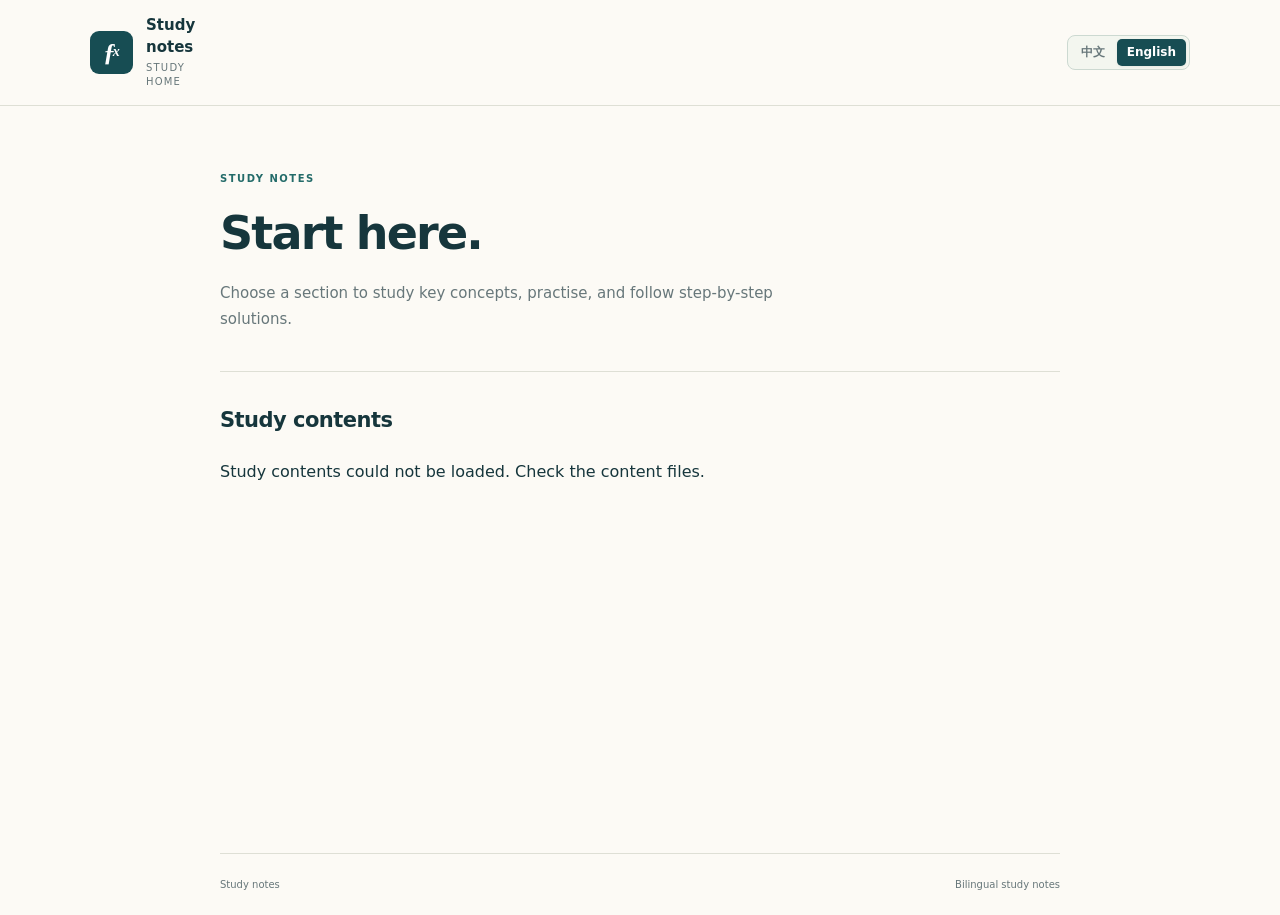
<file: workflow/textbook-study-site/assets/frontend/home.html>
<!doctype html>
<html lang="en">
<head>
  <meta charset="UTF-8">
  <meta name="viewport" content="width=device-width, initial-scale=1">
  <meta name="theme-color" content="#174d53">
  <meta name="description" content="Bilingual study contents: concepts, examples, practice, and step-by-step solutions.">
  <title>Study home</title>
  <link rel="stylesheet" href="home.css">
  <script id="course-data" type="application/json">__COURSE_DATA__</script>
  <script src="home.js" defer></script>
</head>
<body>
  <a class="skip-link" href="#main" data-i18n="skip">Skip to study contents</a>
  <header class="topbar">
    <a class="brand" href="index.html" id="home-link" aria-label="Course home">
      <span class="brand-mark" aria-hidden="true">ƒ<span>x</span></span>
      <span><span class="brand-title">Study notes</span><small data-i18n="brand">STUDY HOME</small></span>
    </a>
    <div class="language-switch" role="group" aria-label="Language / 语言">
      <button type="button" data-language="zh" aria-pressed="false" lang="zh-Hans">中文</button>
      <button type="button" data-language="en" class="is-active" aria-pressed="true" lang="en">English</button>
    </div>
  </header>
  <main id="main" tabindex="-1">
    <section class="welcome" aria-labelledby="welcome-title">
      <p class="eyebrow course-title">STUDY NOTES</p>
      <h1 id="welcome-title" data-i18n="welcome">Start here.</h1>
      <p class="intro" data-i18n="intro">Choose a section to study key concepts, practise, and follow step-by-step solutions.</p>
    </section>
    <section class="contents" aria-labelledby="contents-title">
      <h2 id="contents-title" data-i18n="contents">Study contents</h2>
      <div id="course-contents"></div>
      <p id="home-empty" hidden data-i18n="empty">No sections are available yet.</p>
      <p id="home-error" role="alert" hidden></p>
    </section>
  </main>
  <footer><span class="course-title">Study notes</span><span data-i18n="footer">Bilingual study notes</span></footer>
  <p class="sr-only" id="announcement" role="status" aria-live="polite"></p>
</body>
</html>
</file>
<file: home.css>
:root{--ink:#16363c;--muted:#67777a;--teal:#236b69;--teal-dark:#174d53;--paper:#fcfaf5;--line:#dedfd5;--gold:#cfb778}
*{box-sizing:border-box}
body{margin:0;background:var(--paper);color:var(--ink);font-family:"Segoe UI","Microsoft YaHei","PingFang SC",system-ui,sans-serif;font-size:16px;line-height:1.72}
h1,h2,h3,h4,p{margin:0}h1,h2,h3,h4{line-height:1.35;letter-spacing:-.025em}
a{color:inherit;text-decoration:none}button{font:inherit;cursor:pointer;touch-action:manipulation}a{touch-action:manipulation}
a:focus-visible,button:focus-visible{outline:3px solid #80bcb4;outline-offset:4px}
.sr-only{position:absolute;width:1px;height:1px;padding:0;margin:-1px;overflow:hidden;clip:rect(0,0,0,0);white-space:nowrap;border:0}
.skip-link{position:fixed;z-index:10;top:10px;left:10px;padding:8px 16px;border-radius:8px;background:var(--teal-dark);color:white;transform:translateY(-150%)}.skip-link:focus{transform:translateY(0)}
.topbar{min-height:75px;display:flex;align-items:center;justify-content:space-between;gap:16px;padding:15px max(30px,calc((100vw - 1100px)/2));border-bottom:1px solid var(--line)}
.brand{display:flex;align-items:center;gap:13px;font-size:15px;font-weight:700;line-height:1.45}
.brand small{display:block;font-size:10px;letter-spacing:.12em;color:var(--muted);font-weight:500;margin-top:2px}
.brand-mark{display:flex;align-items:center;justify-content:center;flex:0 0 43px;height:43px;border-radius:9px;background:var(--teal-dark);color:white;font-family:Georgia,serif;font-size:25px;font-style:italic;line-height:1}.brand-mark span{font-size:14px;margin-left:-3px}
.language-switch{display:inline-flex;align-items:center;flex-shrink:0;gap:2px;padding:3px;border:1px solid #ccd9d1;border-radius:8px;background:#f3f6ef}
.language-switch button{border:0;background:transparent;color:var(--muted);padding:5px 10px;border-radius:5px;font-size:12px;font-weight:600;line-height:1.4}
.language-switch button.is-active{background:var(--teal-dark);color:white;box-shadow:0 1px 3px #16363c12}.language-switch button:hover:not(.is-active){background:#e7eee5;color:var(--ink)}
main{max-width:900px;margin:auto;padding:64px 30px 77px;min-height:calc(100vh - 153px)}
.welcome{padding-bottom:39px;border-bottom:1px solid var(--line)}
.eyebrow{font-size:10px;letter-spacing:.15em;font-weight:700;color:var(--teal)}
.welcome h1{font-size:46px;font-weight:720;letter-spacing:-.04em;margin-top:15px}
.intro{max-width:600px;margin-top:17px;font-size:15px;color:var(--muted)}
.contents{padding-top:34px}.contents>h2{font-size:21px;font-weight:650}
.chapter-heading{margin-top:29px;margin-bottom:16px}.chapter-label{color:var(--muted);font-size:10px;font-weight:700;letter-spacing:.12em}.chapter-heading h3{font-size:17px;font-weight:600;margin-top:5px}
.lesson-card{display:grid;grid-template-columns:105px minmax(0,1fr);gap:28px;padding:30px;background:white;border:1px solid var(--line);border-radius:14px;box-shadow:0 3px 16px #18383c05}
.section-number{display:grid;place-items:center;align-self:start;height:105px;border-radius:10px;background:#eaf1e8;color:var(--teal-dark);font-family:Georgia,serif;font-size:43px;letter-spacing:-.06em;font-weight:400}
.lesson-card+.lesson-card{margin-top:16px}
.lesson-label{font-size:10px;font-weight:600;color:var(--teal);letter-spacing:.045em}.lesson-content{min-width:0}.lesson-content h4{font-size:25px;line-height:1.45;margin-top:7px;overflow-wrap:break-word}
.lesson-meta{font-size:12px;color:var(--muted);margin-top:12px;line-height:1.8}
.lesson-link{display:inline-flex;align-items:center;justify-content:center;gap:20px;padding:10px 17px;border:1px solid var(--teal-dark);border-radius:8px;background:var(--teal-dark);color:white;font-size:13px;font-weight:600;margin-top:23px;min-height:44px}.lesson-link:hover{background:var(--teal);border-color:var(--teal)}.lesson-link span:last-child{font-size:18px;font-weight:400;line-height:1}
footer{max-width:840px;margin:0 auto;padding:22px 0;border-top:1px solid var(--line);display:flex;justify-content:space-between;gap:16px;font-size:10px;color:var(--muted)}
@media(max-width:680px){.topbar{padding:14px 22px}.welcome h1{font-size:38px}main{padding:43px 22px 57px}.welcome{padding-bottom:31px}.contents{padding-top:27px}.lesson-card{padding:23px;grid-template-columns:76px minmax(0,1fr);gap:21px}.section-number{height:76px;font-size:34px}.lesson-content h4{font-size:22px}.lesson-meta{font-size:11px}footer{margin:0 22px;padding:20px 0}}
@media(max-width:480px){.topbar{padding:13px 16px;gap:9px;min-height:69px}.brand{font-size:12px;gap:8px}.brand-mark{flex-basis:36px;height:36px;font-size:23px}.brand small{font-size:9px}.language-switch{padding:2px;gap:0}.language-switch button{padding:6px 7px;font-size:11px}main{padding:37px 19px 45px;min-height:calc(100vh - 141px)}.welcome h1{font-size:34px}.intro{font-size:13px;margin-top:14px}.welcome{padding-bottom:28px}.contents>h2{font-size:19px}.chapter-heading{margin-top:23px}.chapter-heading h3{font-size:15px}.lesson-card{display:block;padding:22px}.section-number{display:inline-flex;align-items:center;justify-content:center;width:58px;height:53px;font-size:28px;margin-bottom:19px}.lesson-content h4{font-size:23px}.lesson-meta{font-size:11px}.lesson-link{margin-top:21px}footer{margin:0 19px;font-size:9px}}
@media(prefers-reduced-motion:reduce){*{scroll-behavior:auto!important}}

.course-section-group+.course-section-group{margin-top:35px}.brand-title{overflow-wrap:anywhere;max-width:420px}.course-title{overflow-wrap:anywhere}#course-contents{margin-top:23px}
</file>
<file: site/home.css>
:root{--ink:#16363c;--muted:#67777a;--teal:#236b69;--teal-dark:#174d53;--paper:#fcfaf5;--line:#dedfd5;--gold:#cfb778}
*{box-sizing:border-box}
body{margin:0;background:var(--paper);color:var(--ink);font-family:"Segoe UI","Microsoft YaHei","PingFang SC",system-ui,sans-serif;font-size:16px;line-height:1.72}
h1,h2,h3,h4,p{margin:0}h1,h2,h3,h4{line-height:1.35;letter-spacing:-.025em}
a{color:inherit;text-decoration:none}button{font:inherit;cursor:pointer;touch-action:manipulation}a{touch-action:manipulation}
a:focus-visible,button:focus-visible{outline:3px solid #80bcb4;outline-offset:4px}
.sr-only{position:absolute;width:1px;height:1px;padding:0;margin:-1px;overflow:hidden;clip:rect(0,0,0,0);white-space:nowrap;border:0}
.skip-link{position:fixed;z-index:10;top:10px;left:10px;padding:8px 16px;border-radius:8px;background:var(--teal-dark);color:white;transform:translateY(-150%)}.skip-link:focus{transform:translateY(0)}
.topbar{min-height:75px;display:flex;align-items:center;justify-content:space-between;gap:16px;padding:15px max(30px,calc((100vw - 1100px)/2));border-bottom:1px solid var(--line)}
.brand{display:flex;align-items:center;gap:13px;font-size:15px;font-weight:700;line-height:1.45}
.brand small{display:block;font-size:10px;letter-spacing:.12em;color:var(--muted);font-weight:500;margin-top:2px}
.brand-mark{display:flex;align-items:center;justify-content:center;flex:0 0 43px;height:43px;border-radius:9px;background:var(--teal-dark);color:white;font-family:Georgia,serif;font-size:25px;font-style:italic;line-height:1}.brand-mark span{font-size:14px;margin-left:-3px}
.language-switch{display:inline-flex;align-items:center;flex-shrink:0;gap:2px;padding:3px;border:1px solid #ccd9d1;border-radius:8px;background:#f3f6ef}
.language-switch button{border:0;background:transparent;color:var(--muted);padding:5px 10px;border-radius:5px;font-size:12px;font-weight:600;line-height:1.4}
.language-switch button.is-active{background:var(--teal-dark);color:white;box-shadow:0 1px 3px #16363c12}.language-switch button:hover:not(.is-active){background:#e7eee5;color:var(--ink)}
main{max-width:900px;margin:auto;padding:64px 30px 77px;min-height:calc(100vh - 153px)}
.welcome{padding-bottom:39px;border-bottom:1px solid var(--line)}
.eyebrow{font-size:10px;letter-spacing:.15em;font-weight:700;color:var(--teal)}
.welcome h1{font-size:46px;font-weight:720;letter-spacing:-.04em;margin-top:15px}
.intro{max-width:600px;margin-top:17px;font-size:15px;color:var(--muted)}
.contents{padding-top:34px}.contents>h2{font-size:21px;font-weight:650}
.chapter-heading{margin-top:29px;margin-bottom:16px}.chapter-label{color:var(--muted);font-size:10px;font-weight:700;letter-spacing:.12em}.chapter-heading h3{font-size:17px;font-weight:600;margin-top:5px}
.lesson-card{display:grid;grid-template-columns:105px minmax(0,1fr);gap:28px;padding:30px;background:white;border:1px solid var(--line);border-radius:14px;box-shadow:0 3px 16px #18383c05}
.section-number{display:grid;place-items:center;align-self:start;height:105px;border-radius:10px;background:#eaf1e8;color:var(--teal-dark);font-family:Georgia,serif;font-size:43px;letter-spacing:-.06em;font-weight:400}
.lesson-card+.lesson-card{margin-top:16px}
.lesson-label{font-size:10px;font-weight:600;color:var(--teal);letter-spacing:.045em}.lesson-content{min-width:0}.lesson-content h4{font-size:25px;line-height:1.45;margin-top:7px;overflow-wrap:break-word}
.lesson-meta{font-size:12px;color:var(--muted);margin-top:12px;line-height:1.8}
.lesson-link{display:inline-flex;align-items:center;justify-content:center;gap:20px;padding:10px 17px;border:1px solid var(--teal-dark);border-radius:8px;background:var(--teal-dark);color:white;font-size:13px;font-weight:600;margin-top:23px;min-height:44px}.lesson-link:hover{background:var(--teal);border-color:var(--teal)}.lesson-link span:last-child{font-size:18px;font-weight:400;line-height:1}
footer{max-width:840px;margin:0 auto;padding:22px 0;border-top:1px solid var(--line);display:flex;justify-content:space-between;gap:16px;font-size:10px;color:var(--muted)}
@media(max-width:680px){.topbar{padding:14px 22px}.welcome h1{font-size:38px}main{padding:43px 22px 57px}.welcome{padding-bottom:31px}.contents{padding-top:27px}.lesson-card{padding:23px;grid-template-columns:76px minmax(0,1fr);gap:21px}.section-number{height:76px;font-size:34px}.lesson-content h4{font-size:22px}.lesson-meta{font-size:11px}footer{margin:0 22px;padding:20px 0}}
@media(max-width:480px){.topbar{padding:13px 16px;gap:9px;min-height:69px}.brand{font-size:12px;gap:8px}.brand-mark{flex-basis:36px;height:36px;font-size:23px}.brand small{font-size:9px}.language-switch{padding:2px;gap:0}.language-switch button{padding:6px 7px;font-size:11px}main{padding:37px 19px 45px;min-height:calc(100vh - 141px)}.welcome h1{font-size:34px}.intro{font-size:13px;margin-top:14px}.welcome{padding-bottom:28px}.contents>h2{font-size:19px}.chapter-heading{margin-top:23px}.chapter-heading h3{font-size:15px}.lesson-card{display:block;padding:22px}.section-number{display:inline-flex;align-items:center;justify-content:center;width:58px;height:53px;font-size:28px;margin-bottom:19px}.lesson-content h4{font-size:23px}.lesson-meta{font-size:11px}.lesson-link{margin-top:21px}footer{margin:0 19px;font-size:9px}}
@media(prefers-reduced-motion:reduce){*{scroll-behavior:auto!important}}

.course-section-group+.course-section-group{margin-top:35px}.brand-title{overflow-wrap:anywhere;max-width:420px}.course-title{overflow-wrap:anywhere}#course-contents{margin-top:23px}
</file>
<file: sections/2-3/styles.css>
@font-face{font-family:system-sans;src:local("Segoe UI")}
:root{--ink:#16363c;--muted:#67777a;--teal:#236b69;--teal-dark:#174d53;--teal-pale:#eaf3ef;--paper:#fcfaf5;--white:#fff;--line:#dedfd5;--gold:#cfb778;--blue-pale:#eff4f7;--red:#a7524d;--sidebar:238px;--radius:14px;--shadow:0 3px 16px #18383c05}
*{box-sizing:border-box}html{scroll-behavior:smooth;scroll-padding-top:91px}body{margin:0;background:var(--paper);color:var(--ink);font-family:"Segoe UI","Microsoft YaHei","PingFang SC",system-ui,sans-serif;font-size:16px;line-height:1.72;letter-spacing:.01em}button,input,select{font:inherit}button,a,input,select,summary{touch-action:manipulation}button{cursor:pointer}a{color:inherit;text-decoration:none}button:focus-visible,a:focus-visible,input:focus-visible,select:focus-visible,summary:focus-visible{outline:3px solid #80bcb4;outline-offset:4px}button:disabled{cursor:default}h1,h2,h3,h4,p{margin:0}h1,h2,h3,h4{line-height:1.35;letter-spacing:-.025em}p+p{margin-top:10px}.sr-only{position:absolute!important;width:1px;height:1px;padding:0;margin:-1px;overflow:hidden;clip:rect(0,0,0,0);white-space:nowrap;border:0}.skip-link{position:fixed;z-index:10;top:10px;left:10px;padding:8px 16px;border-radius:8px;background:var(--teal-dark);color:white;transform:translateY(-150%)}.skip-link:focus{transform:translateY(0)}
.topbar{height:75px;display:flex;align-items:center;justify-content:space-between;padding:0 max(30px,calc((100vw - 1410px)/2));border-bottom:1px solid var(--line);background:#fcfaf5f2;position:sticky;top:0;z-index:5;backdrop-filter:blur(12px)}.brand{display:flex;gap:15px;align-items:center;font-size:15px;font-weight:700;line-height:1.45}.brand small{display:block;font-size:11px;letter-spacing:.16em;color:var(--muted);font-weight:500}.brand-mark{display:grid;place-items:center;min-width:43px;height:43px;background:var(--teal-dark);border-radius:9px;color:#fff;font-family:Georgia,serif;font-size:25px;font-style:italic;line-height:1}.brand-mark span{font-size:14px;margin-left:-3px}.topbar-actions{display:flex;gap:24px;align-items:center}.save-note{font-size:12px;color:var(--muted)}.button{display:inline-flex;align-items:center;justify-content:center;gap:8px;border-radius:8px;padding:8px 14px;font-size:13px;font-weight:600}.button-quiet{border:1px solid var(--line);background:transparent;color:var(--ink)}.button:hover{border-color:#93b2ad;background:#f1f5ed}.button span{font-size:18px}
.page-layout{display:grid;grid-template-columns:var(--sidebar) minmax(0,1fr);max-width:1410px;margin:auto;padding:0 30px;gap:48px}.sidebar{border-right:1px solid var(--line);position:relative}.sidebar-inner{position:sticky;top:75px;padding:35px 25px 30px 0;max-height:calc(100dvh - 75px);overflow:auto;scrollbar-width:thin}.chapter-label{font-size:10px;font-weight:700;color:var(--muted);letter-spacing:.18em}.sidebar-title{font-size:23px;font-weight:700;margin:9px 0 24px}.sidebar-title span{display:block;font-family:Georgia,serif;font-weight:normal;color:var(--muted);font-size:14px;font-style:italic;margin-top:3px;letter-spacing:0}.progress-box{padding:14px;border:1px solid #d7e4dc;background:#f2f6ee;border-radius:9px;margin-bottom:23px}.progress-box>div{display:flex;justify-content:space-between;font-size:11px;gap:8px}.progress-box strong{font-weight:600;color:var(--teal)}progress{display:block;width:100%;height:4px;margin-top:10px;border:none;appearance:none;border-radius:10px;overflow:hidden;background:#d9e3db}progress::-webkit-progress-bar{background:#d9e3db}progress::-webkit-progress-value{background:var(--teal)}progress::-moz-progress-bar{background:var(--teal)}.topic-nav{display:flex;flex-direction:column;gap:4px}.nav-link{display:flex;gap:12px;align-items:center;padding:10px 11px;border-radius:7px;line-height:1.45;font-size:13px;color:#5f7073;transition:background .15s}.nav-link:hover,.nav-link.active{background:#e8f0e9;color:var(--teal-dark)}.nav-link.active{font-weight:650}.nav-number{font-family:Georgia,serif;font-size:12px;color:#92a29d;min-width:17px}.nav-link.active .nav-number{color:var(--teal)}.nav-link.completed .nav-number::after{content:" ✓";font-family:system-ui;font-size:9px}.exercise-nav{display:flex;align-items:center;gap:12px;font-size:13px;font-weight:600;padding:15px 10px;margin-top:15px;border-top:1px solid var(--line)}.exercise-nav span:last-child{margin-left:auto;color:var(--muted)}.sidebar-foot{font-size:11px;line-height:1.8;color:#88938f;padding:21px 10px;border-top:1px solid var(--line)}
main{min-width:0;padding:38px 0 0}.hero{display:grid;grid-template-columns:1fr 190px;gap:35px;align-items:center;padding:10px 0 32px;border-bottom:1px solid var(--line)}.eyebrow{font-size:10px;color:var(--teal);letter-spacing:.15em;font-weight:700;line-height:1.6}.eyebrow>span{margin-left:16px;color:#8a9790;letter-spacing:.075em}.hero h1{font-size:44px;line-height:1.32;margin-top:20px;letter-spacing:-.04em;font-weight:720}.hero h1 em{font-style:normal;color:var(--teal)}.hero-copy>p{font-size:15px;color:var(--muted);line-height:1.9;margin-top:17px}.hero-meta{display:flex;flex-wrap:wrap;gap:8px 21px;font-size:11px;color:#778987;margin-top:22px}.hero-meta span+span::before{content:"·";margin-right:21px;color:#b0b7ae}.hero-note{border-radius:5px 30px 5px 5px;background:#e7eee2;border:1px solid #dae4d2;min-height:252px;padding:20px 25px;color:var(--teal-dark);transform:rotate(2deg);align-self:center;position:relative;box-shadow:4px 5px 0 #e9e7dc}.hero-note::before{content:"";position:absolute;top:-10px;left:45px;width:95px;height:23px;background:#e9d8a67d;transform:rotate(-8deg)}.note-index{font-family:Georgia,serif;font-size:47px;font-weight:normal;letter-spacing:-.05em;line-height:1.2}.hero-note p{font-size:13px;line-height:1.9;margin-top:16px;font-weight:600}.note-line{width:30px;height:2px;background:#8ca38f;margin:16px 0 11px}.hero-note small{font-size:10px;color:#738575}.reading-toolbar{display:flex;justify-content:space-between;gap:12px;align-items:center;margin:23px 0 30px;font-size:11px;color:var(--muted)}.reading-toolbar>p{display:flex;align-items:center;gap:8px}.status-dot{width:6px;height:6px;border-radius:50%;background:#80a597}.reading-toolbar>div{display:flex;align-items:center;gap:12px}.text-button{font-size:11px;line-height:1.4;padding:3px 0;color:var(--teal);background:none;border:0}.text-button:hover{text-decoration:underline}.toolbar-divider{height:12px;width:1px;background:var(--line)}.loading{padding:45px 25px;background:var(--white);border:1px solid var(--line);border-radius:var(--radius);color:var(--muted)}
.topic{margin-bottom:37px;scroll-margin-top:93px}.topic-header{display:flex;justify-content:space-between;align-items:flex-start;gap:16px;margin-bottom:17px}.topic-heading{display:flex;gap:15px;align-items:center}.topic-index{display:grid;place-items:center;flex:0 0 39px;height:43px;color:var(--teal);background:#e7eee5;border-radius:7px;font-family:Georgia,serif;font-size:20px}.topic h2{font-size:24px}.english-title{display:block;font-size:11px;color:var(--muted);font-weight:400;letter-spacing:.035em;line-height:1.7;margin-top:2px}.part-pill{display:inline-flex;white-space:nowrap;align-items:center;padding:3px 8px;font-size:9px;font-weight:600;letter-spacing:.04em;border:1px solid #d9e0d6;border-radius:4px;background:#f7f9f2;color:#708176;margin:3px 0 0}.completion{display:flex;align-items:center;gap:6px;font-size:11px;white-space:nowrap;color:var(--muted);cursor:pointer;padding-top:9px}.completion input{width:14px;height:14px;accent-color:var(--teal);margin:0}.completion:has(input:checked){color:var(--teal)}.topic-body{background:var(--white);border:1px solid var(--line);border-radius:var(--radius);box-shadow:var(--shadow);overflow:hidden}.concept-summary{padding:25px 27px;border-bottom:1px solid #e7e9df}.concept-summary>.body-text{font-size:15px;line-height:1.9}.method-label{font-size:11px;font-weight:700;color:var(--teal);letter-spacing:.06em;margin:21px 0 10px}.method-list{list-style:none;padding:0;margin:0;display:flex;flex-direction:column;gap:12px}.method-step{display:grid;grid-template-columns:23px minmax(0,1fr);gap:11px;align-items:start}.method-number{display:grid;place-items:center;border:1px solid #d0e3d8;border-radius:50%;width:22px;height:22px;color:var(--teal);background:#f4f8ef;font-size:10px;margin-top:3px}.method-step h4{font-size:14px;font-weight:650;margin:2px 0 3px}.method-step .body-text{font-size:13px;line-height:1.85;color:#5d7174}.pitfalls{background:#f9f6ec;border-radius:7px;border-left:3px solid #c3ab6d;padding:10px 13px;margin-top:19px;font-size:12px;color:#776d4d;line-height:1.85}.pitfalls strong{font-weight:650;margin-right:8px}.pitfalls p+p{margin-top:4px}.questions-group{padding:23px 27px}.questions-group+.questions-group{border-top:1px solid #e5e8de}.group-heading{display:flex;align-items:center;gap:8px;margin-bottom:14px}.group-heading h3{font-size:14px;letter-spacing:0}.group-heading .group-icon{width:20px;height:20px;background:var(--blue-pale);color:#608399;border-radius:4px;font-family:Georgia,serif;font-size:13px;display:grid;place-items:center}.practice-group .group-icon{background:#eaf2e7;color:#73916a}.group-heading small{font-size:10px;color:var(--muted);margin-left:auto}.question-card{border:1px solid #dfe7e3;border-radius:10px;padding:17px 18px;background:#fff;scroll-margin-top:100px}.question-card+.question-card{margin-top:13px}.question-meta{display:flex;justify-content:space-between;align-items:center;gap:12px;font-size:10px;color:#8a9693;margin-bottom:9px}.question-label{font-size:12px;color:var(--teal);font-weight:650}.question-prompt{font-size:14px;line-height:1.85}.question-expression{padding:13px 0 5px;font-size:21px;line-height:2;overflow-wrap:anywhere;color:#173c45}.formula{font-family:"Cambria Math",Cambria,Georgia,"Times New Roman",serif;letter-spacing:0;white-space:normal}.fraction{display:inline-flex;vertical-align:middle;flex-direction:column;align-items:center;font-size:.95em;line-height:1.3;margin:0 .13em;text-align:center}.fraction>.numerator{border-bottom:1px solid currentColor;padding:0 .2em .13em;width:100%}.fraction>.denominator{padding:.13em .2em 0}.formula sup,.formula sub{font-size:.68em;line-height:0}.formula .root{display:inline-flex;align-items:baseline}.formula .root>span{border-top:1px solid currentColor;padding:0 .14em}.formula .math-text{font-family:"Segoe UI","Microsoft YaHei",sans-serif;font-size:.85em}.math-inline{display:inline;overflow-wrap:anywhere}.body-text{overflow-wrap:anywhere}.body-text .formula{font-size:1.12em}.body-text .display-math{display:block;margin:10px 0;font-size:1.18em;line-height:2;overflow-x:auto;padding:2px 0}.body-text br+br{display:none}.solution{margin-top:14px;border-top:1px dashed #dde4df}.solution>summary{list-style:none;display:flex;align-items:center;justify-content:space-between;cursor:pointer;padding:11px 0 0;color:var(--teal);font-size:11px;font-weight:600;gap:10px}.solution>summary::-webkit-details-marker{display:none}.solution>summary::after{content:"＋";font-size:15px;font-weight:400;line-height:1}.solution[open]>summary::after{content:"−"}.solution[open]>summary{padding-bottom:17px}.solution-steps{list-style:none;padding:0;margin:0;display:flex;flex-direction:column;gap:15px}.solution-step{display:grid;grid-template-columns:23px minmax(0,1fr);gap:10px;align-items:start}.step-number{display:grid;place-items:center;width:22px;height:22px;background:#eff4f5;border-radius:50%;font-size:10px;color:#5e7e86;margin-top:1px}.solution-step h4{font-size:13px;font-weight:650;margin:1px 0 4px}.solution-step .body-text{font-size:13px;line-height:1.85;color:#526c73}.answer-box{background:#eef5f0;border:1px solid #deeadf;border-radius:7px;padding:11px 14px;font-size:13px;line-height:1.9;margin-top:18px;color:#255849}.answer-box>strong{font-size:10px;text-transform:uppercase;letter-spacing:.09em;display:block;margin-bottom:3px;color:#6c8c77}.topic-exercises{padding:17px 27px;background:#f5f6f0;border-top:1px solid #e3e7dc;font-size:12px;line-height:1.8;display:flex;flex-wrap:wrap;gap:9px 14px;align-items:baseline}.topic-exercises>strong{font-size:11px;font-weight:600;white-space:nowrap;color:#748076}.exercise-links{display:flex;flex-wrap:wrap;gap:6px}.exercise-link{font-size:11px;line-height:1.7;padding:2px 7px;border-radius:4px;border:1px solid #d6dfd2;color:var(--teal);background:#fff;white-space:nowrap}.exercise-link:hover{background:#eaf2e5;border-color:#96b19a}.exercise-link-more{border-color:transparent;background:none;margin-left:3px}.source-tag{font-size:10px;color:#89958e;white-space:nowrap}.graph-figure{margin:21px 0 5px;background:#fafbf8;border:1px solid #e0e5da;border-radius:9px;padding:12px 12px 8px;overflow:hidden}.function-graph{display:block;width:100%;height:auto;max-height:415px;min-height:230px;aspect-ratio:1.55}.graph-caption{display:flex;flex-wrap:wrap;gap:12px;font-size:10px;color:#81908a;padding:7px 4px 2px}.graph-caption span{display:inline-flex;align-items:center;gap:5px}.legend-line{width:16px;height:0;border-top:2px solid var(--teal)}.legend-line.asymptote{border-top:1.5px dashed #b8995d}.legend-dot{width:7px;height:7px;border:1.5px solid #ad6460;border-radius:50%;background:#fafbf8}.legend-dot.point{background:var(--teal);border-color:var(--teal)}.graph-note{font-size:10px;color:var(--muted);margin:5px 4px}.graph-axis-label{font-family:Georgia,serif;font-size:13px;fill:#658080}.graph-tick{font-family:"Segoe UI",sans-serif;font-size:10px;fill:#81928b}.graph-value-label{font-family:"Segoe UI","Microsoft YaHei",sans-serif;font-size:10px;fill:#896d37}.graph-hole-label{font-family:"Segoe UI",sans-serif;font-size:10px;fill:#a35f5d}
.exercise-section{scroll-margin-top:93px;margin:58px 0 35px}.section-heading{display:flex;justify-content:space-between;align-items:center;gap:20px;margin-bottom:22px}.section-heading h2{font-size:29px;margin:9px 0}.section-heading p{font-size:13px;color:var(--muted)}.count-pill{font-size:11px;color:var(--teal);background:var(--teal-pale);border-radius:99px;padding:6px 12px;white-space:nowrap}.exercise-filters{display:flex;align-items:end;gap:13px;padding:18px;background:#eff2e9;border:1px solid #dce2d4;border-radius:10px;margin-bottom:20px}.exercise-filters label{display:flex;flex-direction:column;gap:6px;font-size:10px;color:#728173;min-width:170px}.exercise-filters .search-label{flex:1;min-width:0}.exercise-filters select,.exercise-filters input{height:37px;padding:6px 11px;font-size:12px;border:1px solid #d2ddcd;border-radius:6px;background:#fff;color:var(--ink);width:100%}.exercise-filters .button{height:37px;background:#fff;font-size:11px;border-color:#d2ddcd}.exercise-card{background:#fff;margin-bottom:15px}.exercise-card>.question-meta{margin-bottom:13px}.exercise-topics{display:flex;flex-wrap:wrap;gap:5px;font-size:9px;margin-bottom:11px}.exercise-topics span{background:#f1f4ee;color:#7b8f7e;border-radius:4px;padding:2px 5px}.exercise-source{font-size:10px;color:var(--muted)}.exercise-part{margin-top:14px;padding-top:14px;border-top:1px solid #eef0e8}.exercise-part>h4{font-size:12px;color:var(--teal);margin-bottom:5px}.empty-message{font-size:13px;color:var(--muted);padding:30px 20px;text-align:center}.page-footer{border-top:1px solid var(--line);padding:25px 0 30px;display:flex;justify-content:space-between;gap:10px;flex-wrap:wrap;color:#91988e;font-size:10px}.page-footer a{color:var(--teal)}.source-intro{font-size:11px;color:#7c8983;background:#f1f4ec;border:1px solid #dee5d8;padding:13px 16px;border-radius:8px;margin-bottom:29px;line-height:1.8}.source-intro a{text-decoration:underline;text-underline-offset:3px}.highlight-target{animation:target-flash 2s ease-out}@keyframes target-flash{from{box-shadow:0 0 0 4px #d0b27466}to{box-shadow:0 0 0 0 #d0b27400}}.source-figure{margin:14px 0;font-size:11px;color:var(--teal)}.source-figure summary{cursor:pointer}.source-figure img{display:block;max-width:100%;max-height:620px;height:auto;object-fit:contain;margin-top:12px;border:1px solid #e2e7dd;border-radius:6px;background:white;padding:8px}.solution-step-count{font-weight:400;color:#8aa193;font-size:10px}
.brand-mark{display:flex;align-items:center;justify-content:center}
@media(min-width:1550px){.page-layout{gap:60px}main{padding-top:47px}.hero h1{font-size:48px}.hero{padding-bottom:38px;gap:50px}.hero-note{min-height:264px}.topbar{padding:0 calc((100vw - 1350px)/2)}}
@media(max-width:1100px){:root{--sidebar:207px}.page-layout{gap:29px;padding:0 24px}.sidebar-inner{padding-right:16px}.hero{grid-template-columns:1fr 162px;gap:25px}.hero h1{font-size:38px}.hero-note{min-height:238px;padding:20px 19px}.hero-note p{font-size:12px}.eyebrow>span{display:block;margin-left:0;margin-top:4px}.topbar{padding:0 24px}.save-note{display:none}.concept-summary,.questions-group{padding:22px}.topic-exercises{padding:16px 22px}.reading-toolbar{font-size:10px;flex-wrap:wrap}.topic h2{font-size:22px}}
@media(max-width:800px){.topbar{height:65px;padding:0 20px}.brand{font-size:13px;gap:10px}.brand-mark{min-width:37px;height:37px;font-size:23px}.brand-mark span{font-size:12px}.button{font-size:11px;padding:7px 10px}.page-layout{display:block;padding:0 20px;max-width:730px}.sidebar{border-right:none}.sidebar-inner{position:relative;top:0;padding:17px 0 0;max-height:none;overflow:visible}.chapter-label,.sidebar-title,.progress-box,.sidebar-foot{display:none}.topic-nav{flex-direction:row;overflow-x:auto;gap:5px;scrollbar-width:none;padding:0 0 12px}.topic-nav::-webkit-scrollbar{display:none}.nav-link{white-space:nowrap;padding:8px 10px;font-size:10px;gap:6px;background:#f2f3ed}.nav-number{font-size:10px;min-width:auto}.exercise-nav{border:none;margin:0 0 0 auto;padding:0 0 9px;justify-content:flex-end;gap:5px;font-size:10px}.exercise-nav span:last-child{margin-left:2px}main{padding-top:17px}.hero{grid-template-columns:1fr 135px;gap:22px;padding-top:2px;padding-bottom:27px}.hero h1{font-size:36px;margin-top:16px}.hero-copy>p{font-size:13px;margin-top:13px}.hero-meta{margin-top:17px;font-size:9px;gap:5px 12px}.hero-meta span+span::before{margin-right:12px}.hero-note{min-height:209px;padding:17px 15px}.hero-note::before{left:28px;width:73px;height:20px}.note-index{font-size:38px}.hero-note p{font-size:10px;line-height:2;margin-top:13px}.hero-note small{font-size:8px}.note-line{margin:11px 0 8px}.eyebrow{font-size:8px}.reading-toolbar{margin-top:19px;margin-bottom:26px;gap:8px}.reading-toolbar>div{gap:11px}.text-button{font-size:10px}.topic-header{gap:12px}.topic-heading{gap:11px}.topic-index{width:34px;flex-basis:34px;height:37px;font-size:18px}.topic h2{font-size:21px}.english-title{font-size:10px}.completion{font-size:10px}.concept-summary,.questions-group{padding:20px}.topic-exercises{padding:14px 20px}.question-card{padding:16px}.exercise-section{margin-top:42px}.section-heading h2{font-size:26px}.exercise-filters label{min-width:150px}.page-footer{font-size:9px}.source-tag{font-size:9px}html{scroll-padding-top:78px}.topic,.exercise-section{scroll-margin-top:79px}}
@media(max-width:480px){body{font-size:15px}.topbar{padding:0 16px}.page-layout{padding:0 16px}.brand small{font-size:9px}.hero{grid-template-columns:1fr 110px;gap:15px}.hero h1{font-size:30px}.hero-copy>p{font-size:11px;line-height:1.9}.hero-note{min-height:193px;padding:15px 10px;border-radius:4px 24px 4px 4px}.hero-note p{font-size:9px}.note-index{font-size:35px}.hero-note::before{left:20px;width:64px}.hero-note small{font-size:7px}.hero-meta span+span::before{content:none}.hero-meta{flex-direction:column;gap:0}.desktop-break{display:none}.reading-toolbar>p{font-size:9px}.reading-toolbar{margin-bottom:24px}.topic-header{margin-bottom:13px}.topic h2{font-size:19px}.completion{font-size:9px;gap:5px}.completion input{width:13px;height:13px}.concept-summary,.questions-group{padding:17px}.concept-summary>.body-text{font-size:13px}.topic-exercises{padding:14px 17px}.method-step h4{font-size:13px}.method-step .body-text{font-size:12px}.question-card{padding:13px}.question-prompt{font-size:13px}.question-expression{font-size:19px}.solution-step .body-text{font-size:12px}.solution-step h4{font-size:12px}.question-meta{gap:5px;font-size:8px}.question-label{font-size:11px}.group-heading h3{font-size:12px}.group-heading small{font-size:8px}.graph-figure{margin-top:17px;padding:7px 6px}.function-graph{min-height:190px}.graph-caption{font-size:8px;gap:9px}.graph-note{font-size:8px}.exercise-filters{padding:13px;gap:10px;display:grid;grid-template-columns:1fr 58px}.exercise-filters label{min-width:0;grid-column:1 / -1}.exercise-filters .search-label{grid-column:1}.exercise-filters .button{padding:6px;grid-column:2}.section-heading{gap:10px}.section-heading h2{font-size:24px}.count-pill{font-size:9px;padding:5px 9px}.section-heading p{font-size:11px}.topic-exercises>strong{font-size:10px}.exercise-link{font-size:10px}}
@media(max-width:480px){.graph-tick{font-size:18px}.graph-axis-label{font-size:23px}.graph-value-label,.graph-hole-label{font-size:18px}.function-graph text[font-size="11"]{font-size:19px}.graph-caption{font-size:9px}.graph-note{font-size:9px}}
@media(prefers-reduced-motion:reduce){html{scroll-behavior:auto}*,*::before,*::after{animation:none!important;transition:none!important}}
@media print{body{background:#fff;font-size:11pt;color:#172c30;line-height:1.6}.topbar,.sidebar,.reading-toolbar,.completion,.exercise-filters,.count-pill,.page-footer a,.skip-link{display:none!important}.page-layout{display:block;max-width:none;padding:0}main{padding:0}.hero{padding:0 0 20px;grid-template-columns:1fr 120px}.hero h1{font-size:27pt;margin-top:10px}.hero-copy>p{font-size:10pt}.hero-note{min-height:170px;box-shadow:none;transform:none;break-inside:avoid}.hero-meta{font-size:8pt}.topic{margin-top:28px;margin-bottom:25px}.topic-header{break-after:avoid}.topic h2{font-size:18pt}.topic-body{box-shadow:none;overflow:visible}.concept-summary,.questions-group{padding:17px}.concept-summary{break-inside:avoid}.question-card{break-inside:avoid;padding:13px}.solution>summary{display:none}.solution{border:none}.solution-steps{gap:9px;margin-top:12px}.solution-step .body-text{font-size:10pt}.question-prompt,.concept-summary>.body-text{font-size:10pt}.question-expression{font-size:15pt}.topic-exercises{padding:11px 17px}.function-graph{max-height:300px;min-height:0}.graph-figure{break-inside:avoid}.exercise-section{margin-top:28px}.exercise-card[hidden]{display:block!important}.exercise-section h2{font-size:20pt}.answer-box{font-size:10pt}.page-footer{font-size:8pt;padding:13px 0}.source-intro{font-size:8pt}a{color:inherit}*{-webkit-print-color-adjust:exact;print-color-adjust:exact}}

.language-switch{display:inline-flex;align-items:center;border:1px solid #ccd9d1;border-radius:8px;padding:3px;background:#f3f6ef;flex-shrink:0;gap:2px}
.language-switch button{border:0;background:transparent;color:var(--muted);padding:5px 10px;border-radius:5px;font-size:12px;font-weight:600;line-height:1.4}
.language-switch button.is-active{background:var(--teal-dark);color:#fff;box-shadow:0 1px 3px #16363c12}
.language-switch button:hover:not(.is-active){background:#e7eee5;color:var(--ink)}
.topic-heading{min-width:0}.topic-heading>div{min-width:0}.topic h2{overflow-wrap:break-word}
html[lang="en"] .hero h1{font-size:39px;letter-spacing:-.035em}html[lang="en"] .hero-note p{font-size:11px}html[lang="en"] .sidebar-title{font-size:21px}
@media(max-width:1100px){.topbar-actions{gap:12px}html[lang="en"] .hero h1{font-size:34px}}
@media(max-width:800px){.topbar-actions{gap:8px}html[lang="en"] .hero h1{font-size:30px}html[lang="en"] .hero-note p{font-size:9px}.reading-toolbar{flex-wrap:wrap}}
@media(max-width:480px){.language-switch{padding:2px;gap:0}.language-switch button{padding:5px 7px;font-size:11px}.topbar-actions{gap:6px}.topbar #print-button{padding:6px 8px;font-size:10px}.topbar #print-button span{font-size:14px}.brand{font-size:11px;gap:8px}html[lang="en"] .hero h1{font-size:25px}html[lang="en"] .hero-note p{font-size:8px}html[lang="en"] .group-heading{flex-wrap:wrap}html[lang="en"] .group-heading small{margin-left:0}html[lang="en"] .topic h2{font-size:18px}.reading-toolbar>div{flex-wrap:wrap}}
@media(max-width:360px){.brand>span:last-child{display:none}.topbar-actions{gap:8px}}
@media print{.language-switch{display:none}}
.lesson-breadcrumb{display:flex;align-items:center;gap:12px;font-size:12px;color:var(--muted);margin:0 0 18px}.lesson-breadcrumb a{color:var(--teal)}.lesson-breadcrumb a:hover{text-decoration:underline;text-underline-offset:3px}@media print{.lesson-breadcrumb{display:none}}

/* A compact sign chart with separately checked boundary points. */
.sign-chart{margin:24px 0 5px;padding:18px;background:#f7f9f3;border:1px solid #dce5d7;border-radius:11px}
.sign-chart>figcaption{display:flex;align-items:center;flex-wrap:wrap;gap:10px 18px;font-size:13px;font-weight:700;margin-bottom:12px}.sign-chart>figcaption>span{font-weight:400}
.graph-expression{font-size:11px;color:#67777a;padding:0 4px 8px}.graph-expression .formula{font-size:16px}
.sign-table-scroll{overflow-x:auto;border:1px solid #dce5d7;border-radius:7px;background:#fff}.sign-table{border-collapse:collapse;min-width:100%;width:max-content;font-size:12px;text-align:center}.sign-table th,.sign-table td{padding:10px 14px;border-right:1px solid #e4e9df;border-bottom:1px solid #e4e9df;white-space:nowrap}.sign-table th{font-weight:600}.sign-table th:first-child{position:sticky;left:0;background:#eff4eb;min-width:77px;z-index:1}.sign-table tr:last-child>*{border-bottom:0}.sign-table tr>*:last-child{border-right:0}.sign-table .formula{font-size:15px}.sign-value{font-size:20px;font-family:Georgia,serif;font-weight:700}.sign-selected{background:#e5f1e8;color:#205d52;font-weight:700}
.sign-endpoints{display:flex;flex-wrap:wrap;gap:8px;margin-top:13px}.endpoint-chip{display:inline-flex;align-items:center;gap:7px;padding:5px 9px;background:white;border:1px solid #dee6da;border-radius:6px}.endpoint-chip>i{width:9px;height:9px;flex:0 0 9px;border:1.8px solid #4d7065;border-radius:50%;background:white}.endpoint-chip.included>i{background:#236b69;border-color:#236b69}.endpoint-chip>.formula{font-size:15px}.endpoint-chip small{color:#6a7972;font-size:10px}.sign-note{font-size:10px;line-height:1.7;color:#6a7972;margin:11px 0 0}
@media(max-width:600px){.sign-chart{padding:13px}.sign-table th,.sign-table td{padding:8px 10px}.sign-endpoints{gap:6px}.endpoint-chip{gap:5px;padding:5px 7px}}
@media print{.sign-table-scroll{overflow:visible}.sign-table{width:100%;font-size:9px}.sign-table th,.sign-table td{padding:6px}.sign-table .formula{font-size:12px}.sign-chart{break-inside:avoid}}

/* Synthetic division keeps coefficients aligned, including missing powers. */
.synthetic-division{margin:22px 0;padding:17px;border:1px solid #dce5d7;border-radius:10px;background:#f7f9f3}.synthetic-division>figcaption{font-size:12px;font-weight:700;display:flex;align-items:center;gap:18px;flex-wrap:wrap;margin-bottom:13px}.synthetic-division>figcaption>span{font-weight:400}.division-scroll{overflow-x:auto;padding:5px 4px 9px;border-radius:5px;background:white}.division-table{border-collapse:collapse;min-width:100%;width:max-content;text-align:center}.division-table th,.division-table td{padding:10px 15px;white-space:nowrap;min-width:46px}.division-table th{font-weight:400;border-right:2px solid #5a776d;vertical-align:top;min-width:55px}.division-table .formula{font-size:17px}.division-products td{color:#788e80;padding-top:0}.division-bottom td{border-top:2px solid #5a776d;font-weight:600}.division-bottom td:first-child{border-top:0}.division-remainder{background:#e5f1e8;border-left:1px solid #ccdccc}.division-result{display:flex;align-items:center;flex-wrap:wrap;gap:8px 23px;font-size:11px;margin-top:11px}.division-result .formula{font-size:17px}.division-note{font-size:10px;line-height:1.7;color:#6a7972;margin-top:10px}
@media(max-width:600px){.synthetic-division{padding:12px}.division-table th,.division-table td{padding:8px 10px;min-width:38px}.division-table .formula{font-size:16px}}
@media print{.synthetic-division{break-inside:avoid}.division-scroll{overflow:visible}.division-table{width:100%}.division-table th,.division-table td{padding:5px}.division-table .formula{font-size:13px}}

/* Unsupported notation remains visible for source review. */
.unsupported-math{border-bottom:2px dotted var(--red);color:var(--red);font-family:monospace}.math-warning{padding:12px 16px;margin-bottom:20px;border:1px solid #d8b4a8;border-radius:8px;background:#fbf2ec;color:#8b4e3b;font-size:12px}.hero h1{overflow-wrap:anywhere}.brand>span:last-child{max-width:330px;overflow-wrap:anywhere}
@media(max-width:600px){.hero{grid-template-columns:minmax(0,1fr)}.hero-note{display:none}.brand>span:last-child{max-width:140px}}
.limit-operator{display:inline-flex;flex-direction:column;vertical-align:middle;text-align:center;line-height:1.1;margin:.15em .15em}
.limit-under{font-size:.64em;margin-top:.15em;white-space:nowrap}
.piecewise{display:inline-flex;align-items:center;vertical-align:middle;margin:0 .25em}
.piecewise-brace{font-size:2.9em;font-weight:300}
.piecewise table{border-collapse:collapse}
.piecewise td{padding:.2em .45em;text-align:left;border:0}
.solution-figure{margin:20px 0}
.solution-figure img{display:block;max-width:100%;height:auto;max-height:580px;margin:auto;border-radius:8px}
.solution-figure figcaption{font-size:12px;color:var(--muted);margin-top:10px;text-align:center}
.example-exercises{border-top:1px solid #d9e2df;margin-top:20px;padding-top:18px}
.example-exercises>strong{font-size:14px}
.example-exercises>small{display:block;font-size:11px;color:#697a76;margin-top:10px}
.related-exercise-group{display:flex;align-items:center;gap:14px;flex-wrap:wrap;margin-top:12px}
.related-exercise-group>span{font-size:12px;color:#526b64;min-width:100px}
.related-method-reason{flex-basis:100%;margin:0;font-size:12px;color:#526b64;line-height:1.7}
.math-table-scroll{display:block;max-width:100%;overflow-x:auto;margin:12px 0}
.math-data-table{border-collapse:collapse;min-width:max-content;background:#fffdf7}
.math-data-table td{padding:8px 12px;border:1px solid #d7dfda;text-align:center;font-size:14px}
.math-data-table tr:first-child td{background:#edf2ec;font-weight:600}
</file>
<file: sections/2-5/styles.css>
@font-face{font-family:system-sans;src:local("Segoe UI")}
:root{--ink:#16363c;--muted:#67777a;--teal:#236b69;--teal-dark:#174d53;--teal-pale:#eaf3ef;--paper:#fcfaf5;--white:#fff;--line:#dedfd5;--gold:#cfb778;--blue-pale:#eff4f7;--red:#a7524d;--sidebar:238px;--radius:14px;--shadow:0 3px 16px #18383c05}
*{box-sizing:border-box}html{scroll-behavior:smooth;scroll-padding-top:91px}body{margin:0;background:var(--paper);color:var(--ink);font-family:"Segoe UI","Microsoft YaHei","PingFang SC",system-ui,sans-serif;font-size:16px;line-height:1.72;letter-spacing:.01em}button,input,select{font:inherit}button,a,input,select,summary{touch-action:manipulation}button{cursor:pointer}a{color:inherit;text-decoration:none}button:focus-visible,a:focus-visible,input:focus-visible,select:focus-visible,summary:focus-visible{outline:3px solid #80bcb4;outline-offset:4px}button:disabled{cursor:default}h1,h2,h3,h4,p{margin:0}h1,h2,h3,h4{line-height:1.35;letter-spacing:-.025em}p+p{margin-top:10px}.sr-only{position:absolute!important;width:1px;height:1px;padding:0;margin:-1px;overflow:hidden;clip:rect(0,0,0,0);white-space:nowrap;border:0}.skip-link{position:fixed;z-index:10;top:10px;left:10px;padding:8px 16px;border-radius:8px;background:var(--teal-dark);color:white;transform:translateY(-150%)}.skip-link:focus{transform:translateY(0)}
.topbar{height:75px;display:flex;align-items:center;justify-content:space-between;padding:0 max(30px,calc((100vw - 1410px)/2));border-bottom:1px solid var(--line);background:#fcfaf5f2;position:sticky;top:0;z-index:5;backdrop-filter:blur(12px)}.brand{display:flex;gap:15px;align-items:center;font-size:15px;font-weight:700;line-height:1.45}.brand small{display:block;font-size:11px;letter-spacing:.16em;color:var(--muted);font-weight:500}.brand-mark{display:grid;place-items:center;min-width:43px;height:43px;background:var(--teal-dark);border-radius:9px;color:#fff;font-family:Georgia,serif;font-size:25px;font-style:italic;line-height:1}.brand-mark span{font-size:14px;margin-left:-3px}.topbar-actions{display:flex;gap:24px;align-items:center}.save-note{font-size:12px;color:var(--muted)}.button{display:inline-flex;align-items:center;justify-content:center;gap:8px;border-radius:8px;padding:8px 14px;font-size:13px;font-weight:600}.button-quiet{border:1px solid var(--line);background:transparent;color:var(--ink)}.button:hover{border-color:#93b2ad;background:#f1f5ed}.button span{font-size:18px}
.page-layout{display:grid;grid-template-columns:var(--sidebar) minmax(0,1fr);max-width:1410px;margin:auto;padding:0 30px;gap:48px}.sidebar{border-right:1px solid var(--line);position:relative}.sidebar-inner{position:sticky;top:75px;padding:35px 25px 30px 0;max-height:calc(100dvh - 75px);overflow:auto;scrollbar-width:thin}.chapter-label{font-size:10px;font-weight:700;color:var(--muted);letter-spacing:.18em}.sidebar-title{font-size:23px;font-weight:700;margin:9px 0 24px}.sidebar-title span{display:block;font-family:Georgia,serif;font-weight:normal;color:var(--muted);font-size:14px;font-style:italic;margin-top:3px;letter-spacing:0}.progress-box{padding:14px;border:1px solid #d7e4dc;background:#f2f6ee;border-radius:9px;margin-bottom:23px}.progress-box>div{display:flex;justify-content:space-between;font-size:11px;gap:8px}.progress-box strong{font-weight:600;color:var(--teal)}progress{display:block;width:100%;height:4px;margin-top:10px;border:none;appearance:none;border-radius:10px;overflow:hidden;background:#d9e3db}progress::-webkit-progress-bar{background:#d9e3db}progress::-webkit-progress-value{background:var(--teal)}progress::-moz-progress-bar{background:var(--teal)}.topic-nav{display:flex;flex-direction:column;gap:4px}.nav-link{display:flex;gap:12px;align-items:center;padding:10px 11px;border-radius:7px;line-height:1.45;font-size:13px;color:#5f7073;transition:background .15s}.nav-link:hover,.nav-link.active{background:#e8f0e9;color:var(--teal-dark)}.nav-link.active{font-weight:650}.nav-number{font-family:Georgia,serif;font-size:12px;color:#92a29d;min-width:17px}.nav-link.active .nav-number{color:var(--teal)}.nav-link.completed .nav-number::after{content:" ✓";font-family:system-ui;font-size:9px}.exercise-nav{display:flex;align-items:center;gap:12px;font-size:13px;font-weight:600;padding:15px 10px;margin-top:15px;border-top:1px solid var(--line)}.exercise-nav span:last-child{margin-left:auto;color:var(--muted)}.sidebar-foot{font-size:11px;line-height:1.8;color:#88938f;padding:21px 10px;border-top:1px solid var(--line)}
main{min-width:0;padding:38px 0 0}.hero{display:grid;grid-template-columns:1fr 190px;gap:35px;align-items:center;padding:10px 0 32px;border-bottom:1px solid var(--line)}.eyebrow{font-size:10px;color:var(--teal);letter-spacing:.15em;font-weight:700;line-height:1.6}.eyebrow>span{margin-left:16px;color:#8a9790;letter-spacing:.075em}.hero h1{font-size:44px;line-height:1.32;margin-top:20px;letter-spacing:-.04em;font-weight:720}.hero h1 em{font-style:normal;color:var(--teal)}.hero-copy>p{font-size:15px;color:var(--muted);line-height:1.9;margin-top:17px}.hero-meta{display:flex;flex-wrap:wrap;gap:8px 21px;font-size:11px;color:#778987;margin-top:22px}.hero-meta span+span::before{content:"·";margin-right:21px;color:#b0b7ae}.hero-note{border-radius:5px 30px 5px 5px;background:#e7eee2;border:1px solid #dae4d2;min-height:252px;padding:20px 25px;color:var(--teal-dark);transform:rotate(2deg);align-self:center;position:relative;box-shadow:4px 5px 0 #e9e7dc}.hero-note::before{content:"";position:absolute;top:-10px;left:45px;width:95px;height:23px;background:#e9d8a67d;transform:rotate(-8deg)}.note-index{font-family:Georgia,serif;font-size:47px;font-weight:normal;letter-spacing:-.05em;line-height:1.2}.hero-note p{font-size:13px;line-height:1.9;margin-top:16px;font-weight:600}.note-line{width:30px;height:2px;background:#8ca38f;margin:16px 0 11px}.hero-note small{font-size:10px;color:#738575}.reading-toolbar{display:flex;justify-content:space-between;gap:12px;align-items:center;margin:23px 0 30px;font-size:11px;color:var(--muted)}.reading-toolbar>p{display:flex;align-items:center;gap:8px}.status-dot{width:6px;height:6px;border-radius:50%;background:#80a597}.reading-toolbar>div{display:flex;align-items:center;gap:12px}.text-button{font-size:11px;line-height:1.4;padding:3px 0;color:var(--teal);background:none;border:0}.text-button:hover{text-decoration:underline}.toolbar-divider{height:12px;width:1px;background:var(--line)}.loading{padding:45px 25px;background:var(--white);border:1px solid var(--line);border-radius:var(--radius);color:var(--muted)}
.topic{margin-bottom:37px;scroll-margin-top:93px}.topic-header{display:flex;justify-content:space-between;align-items:flex-start;gap:16px;margin-bottom:17px}.topic-heading{display:flex;gap:15px;align-items:center}.topic-index{display:grid;place-items:center;flex:0 0 39px;height:43px;color:var(--teal);background:#e7eee5;border-radius:7px;font-family:Georgia,serif;font-size:20px}.topic h2{font-size:24px}.english-title{display:block;font-size:11px;color:var(--muted);font-weight:400;letter-spacing:.035em;line-height:1.7;margin-top:2px}.part-pill{display:inline-flex;white-space:nowrap;align-items:center;padding:3px 8px;font-size:9px;font-weight:600;letter-spacing:.04em;border:1px solid #d9e0d6;border-radius:4px;background:#f7f9f2;color:#708176;margin:3px 0 0}.completion{display:flex;align-items:center;gap:6px;font-size:11px;white-space:nowrap;color:var(--muted);cursor:pointer;padding-top:9px}.completion input{width:14px;height:14px;accent-color:var(--teal);margin:0}.completion:has(input:checked){color:var(--teal)}.topic-body{background:var(--white);border:1px solid var(--line);border-radius:var(--radius);box-shadow:var(--shadow);overflow:hidden}.concept-summary{padding:25px 27px;border-bottom:1px solid #e7e9df}.concept-summary>.body-text{font-size:15px;line-height:1.9}.method-label{font-size:11px;font-weight:700;color:var(--teal);letter-spacing:.06em;margin:21px 0 10px}.method-list{list-style:none;padding:0;margin:0;display:flex;flex-direction:column;gap:12px}.method-step{display:grid;grid-template-columns:23px minmax(0,1fr);gap:11px;align-items:start}.method-number{display:grid;place-items:center;border:1px solid #d0e3d8;border-radius:50%;width:22px;height:22px;color:var(--teal);background:#f4f8ef;font-size:10px;margin-top:3px}.method-step h4{font-size:14px;font-weight:650;margin:2px 0 3px}.method-step .body-text{font-size:13px;line-height:1.85;color:#5d7174}.pitfalls{background:#f9f6ec;border-radius:7px;border-left:3px solid #c3ab6d;padding:10px 13px;margin-top:19px;font-size:12px;color:#776d4d;line-height:1.85}.pitfalls strong{font-weight:650;margin-right:8px}.pitfalls p+p{margin-top:4px}.questions-group{padding:23px 27px}.questions-group+.questions-group{border-top:1px solid #e5e8de}.group-heading{display:flex;align-items:center;gap:8px;margin-bottom:14px}.group-heading h3{font-size:14px;letter-spacing:0}.group-heading .group-icon{width:20px;height:20px;background:var(--blue-pale);color:#608399;border-radius:4px;font-family:Georgia,serif;font-size:13px;display:grid;place-items:center}.practice-group .group-icon{background:#eaf2e7;color:#73916a}.group-heading small{font-size:10px;color:var(--muted);margin-left:auto}.question-card{border:1px solid #dfe7e3;border-radius:10px;padding:17px 18px;background:#fff;scroll-margin-top:100px}.question-card+.question-card{margin-top:13px}.question-meta{display:flex;justify-content:space-between;align-items:center;gap:12px;font-size:10px;color:#8a9693;margin-bottom:9px}.question-label{font-size:12px;color:var(--teal);font-weight:650}.question-prompt{font-size:14px;line-height:1.85}.question-expression{padding:13px 0 5px;font-size:21px;line-height:2;overflow-wrap:anywhere;color:#173c45}.formula{font-family:"Cambria Math",Cambria,Georgia,"Times New Roman",serif;letter-spacing:0;white-space:normal}.fraction{display:inline-flex;vertical-align:middle;flex-direction:column;align-items:center;font-size:.95em;line-height:1.3;margin:0 .13em;text-align:center}.fraction>.numerator{border-bottom:1px solid currentColor;padding:0 .2em .13em;width:100%}.fraction>.denominator{padding:.13em .2em 0}.formula sup,.formula sub{font-size:.68em;line-height:0}.formula .root{display:inline-flex;align-items:baseline}.formula .root>span{border-top:1px solid currentColor;padding:0 .14em}.formula .math-text{font-family:"Segoe UI","Microsoft YaHei",sans-serif;font-size:.85em}.math-inline{display:inline;overflow-wrap:anywhere}.body-text{overflow-wrap:anywhere}.body-text .formula{font-size:1.12em}.body-text .display-math{display:block;margin:10px 0;font-size:1.18em;line-height:2;overflow-x:auto;padding:2px 0}.body-text br+br{display:none}.solution{margin-top:14px;border-top:1px dashed #dde4df}.solution>summary{list-style:none;display:flex;align-items:center;justify-content:space-between;cursor:pointer;padding:11px 0 0;color:var(--teal);font-size:11px;font-weight:600;gap:10px}.solution>summary::-webkit-details-marker{display:none}.solution>summary::after{content:"＋";font-size:15px;font-weight:400;line-height:1}.solution[open]>summary::after{content:"−"}.solution[open]>summary{padding-bottom:17px}.solution-steps{list-style:none;padding:0;margin:0;display:flex;flex-direction:column;gap:15px}.solution-step{display:grid;grid-template-columns:23px minmax(0,1fr);gap:10px;align-items:start}.step-number{display:grid;place-items:center;width:22px;height:22px;background:#eff4f5;border-radius:50%;font-size:10px;color:#5e7e86;margin-top:1px}.solution-step h4{font-size:13px;font-weight:650;margin:1px 0 4px}.solution-step .body-text{font-size:13px;line-height:1.85;color:#526c73}.answer-box{background:#eef5f0;border:1px solid #deeadf;border-radius:7px;padding:11px 14px;font-size:13px;line-height:1.9;margin-top:18px;color:#255849}.answer-box>strong{font-size:10px;text-transform:uppercase;letter-spacing:.09em;display:block;margin-bottom:3px;color:#6c8c77}.topic-exercises{padding:17px 27px;background:#f5f6f0;border-top:1px solid #e3e7dc;font-size:12px;line-height:1.8;display:flex;flex-wrap:wrap;gap:9px 14px;align-items:baseline}.topic-exercises>strong{font-size:11px;font-weight:600;white-space:nowrap;color:#748076}.exercise-links{display:flex;flex-wrap:wrap;gap:6px}.exercise-link{font-size:11px;line-height:1.7;padding:2px 7px;border-radius:4px;border:1px solid #d6dfd2;color:var(--teal);background:#fff;white-space:nowrap}.exercise-link:hover{background:#eaf2e5;border-color:#96b19a}.exercise-link-more{border-color:transparent;background:none;margin-left:3px}.source-tag{font-size:10px;color:#89958e;white-space:nowrap}.graph-figure{margin:21px 0 5px;background:#fafbf8;border:1px solid #e0e5da;border-radius:9px;padding:12px 12px 8px;overflow:hidden}.function-graph{display:block;width:100%;height:auto;max-height:415px;min-height:230px;aspect-ratio:1.55}.graph-caption{display:flex;flex-wrap:wrap;gap:12px;font-size:10px;color:#81908a;padding:7px 4px 2px}.graph-caption span{display:inline-flex;align-items:center;gap:5px}.legend-line{width:16px;height:0;border-top:2px solid var(--teal)}.legend-line.asymptote{border-top:1.5px dashed #b8995d}.legend-dot{width:7px;height:7px;border:1.5px solid #ad6460;border-radius:50%;background:#fafbf8}.legend-dot.point{background:var(--teal);border-color:var(--teal)}.graph-note{font-size:10px;color:var(--muted);margin:5px 4px}.graph-axis-label{font-family:Georgia,serif;font-size:13px;fill:#658080}.graph-tick{font-family:"Segoe UI",sans-serif;font-size:10px;fill:#81928b}.graph-value-label{font-family:"Segoe UI","Microsoft YaHei",sans-serif;font-size:10px;fill:#896d37}.graph-hole-label{font-family:"Segoe UI",sans-serif;font-size:10px;fill:#a35f5d}
.exercise-section{scroll-margin-top:93px;margin:58px 0 35px}.section-heading{display:flex;justify-content:space-between;align-items:center;gap:20px;margin-bottom:22px}.section-heading h2{font-size:29px;margin:9px 0}.section-heading p{font-size:13px;color:var(--muted)}.count-pill{font-size:11px;color:var(--teal);background:var(--teal-pale);border-radius:99px;padding:6px 12px;white-space:nowrap}.exercise-filters{display:flex;align-items:end;gap:13px;padding:18px;background:#eff2e9;border:1px solid #dce2d4;border-radius:10px;margin-bottom:20px}.exercise-filters label{display:flex;flex-direction:column;gap:6px;font-size:10px;color:#728173;min-width:170px}.exercise-filters .search-label{flex:1;min-width:0}.exercise-filters select,.exercise-filters input{height:37px;padding:6px 11px;font-size:12px;border:1px solid #d2ddcd;border-radius:6px;background:#fff;color:var(--ink);width:100%}.exercise-filters .button{height:37px;background:#fff;font-size:11px;border-color:#d2ddcd}.exercise-card{background:#fff;margin-bottom:15px}.exercise-card>.question-meta{margin-bottom:13px}.exercise-topics{display:flex;flex-wrap:wrap;gap:5px;font-size:9px;margin-bottom:11px}.exercise-topics span{background:#f1f4ee;color:#7b8f7e;border-radius:4px;padding:2px 5px}.exercise-source{font-size:10px;color:var(--muted)}.exercise-part{margin-top:14px;padding-top:14px;border-top:1px solid #eef0e8}.exercise-part>h4{font-size:12px;color:var(--teal);margin-bottom:5px}.empty-message{font-size:13px;color:var(--muted);padding:30px 20px;text-align:center}.page-footer{border-top:1px solid var(--line);padding:25px 0 30px;display:flex;justify-content:space-between;gap:10px;flex-wrap:wrap;color:#91988e;font-size:10px}.page-footer a{color:var(--teal)}.source-intro{font-size:11px;color:#7c8983;background:#f1f4ec;border:1px solid #dee5d8;padding:13px 16px;border-radius:8px;margin-bottom:29px;line-height:1.8}.source-intro a{text-decoration:underline;text-underline-offset:3px}.highlight-target{animation:target-flash 2s ease-out}@keyframes target-flash{from{box-shadow:0 0 0 4px #d0b27466}to{box-shadow:0 0 0 0 #d0b27400}}.source-figure{margin:14px 0;font-size:11px;color:var(--teal)}.source-figure summary{cursor:pointer}.source-figure img{display:block;max-width:100%;max-height:620px;height:auto;object-fit:contain;margin-top:12px;border:1px solid #e2e7dd;border-radius:6px;background:white;padding:8px}.solution-step-count{font-weight:400;color:#8aa193;font-size:10px}
.brand-mark{display:flex;align-items:center;justify-content:center}
@media(min-width:1550px){.page-layout{gap:60px}main{padding-top:47px}.hero h1{font-size:48px}.hero{padding-bottom:38px;gap:50px}.hero-note{min-height:264px}.topbar{padding:0 calc((100vw - 1350px)/2)}}
@media(max-width:1100px){:root{--sidebar:207px}.page-layout{gap:29px;padding:0 24px}.sidebar-inner{padding-right:16px}.hero{grid-template-columns:1fr 162px;gap:25px}.hero h1{font-size:38px}.hero-note{min-height:238px;padding:20px 19px}.hero-note p{font-size:12px}.eyebrow>span{display:block;margin-left:0;margin-top:4px}.topbar{padding:0 24px}.save-note{display:none}.concept-summary,.questions-group{padding:22px}.topic-exercises{padding:16px 22px}.reading-toolbar{font-size:10px;flex-wrap:wrap}.topic h2{font-size:22px}}
@media(max-width:800px){.topbar{height:65px;padding:0 20px}.brand{font-size:13px;gap:10px}.brand-mark{min-width:37px;height:37px;font-size:23px}.brand-mark span{font-size:12px}.button{font-size:11px;padding:7px 10px}.page-layout{display:block;padding:0 20px;max-width:730px}.sidebar{border-right:none}.sidebar-inner{position:relative;top:0;padding:17px 0 0;max-height:none;overflow:visible}.chapter-label,.sidebar-title,.progress-box,.sidebar-foot{display:none}.topic-nav{flex-direction:row;overflow-x:auto;gap:5px;scrollbar-width:none;padding:0 0 12px}.topic-nav::-webkit-scrollbar{display:none}.nav-link{white-space:nowrap;padding:8px 10px;font-size:10px;gap:6px;background:#f2f3ed}.nav-number{font-size:10px;min-width:auto}.exercise-nav{border:none;margin:0 0 0 auto;padding:0 0 9px;justify-content:flex-end;gap:5px;font-size:10px}.exercise-nav span:last-child{margin-left:2px}main{padding-top:17px}.hero{grid-template-columns:1fr 135px;gap:22px;padding-top:2px;padding-bottom:27px}.hero h1{font-size:36px;margin-top:16px}.hero-copy>p{font-size:13px;margin-top:13px}.hero-meta{margin-top:17px;font-size:9px;gap:5px 12px}.hero-meta span+span::before{margin-right:12px}.hero-note{min-height:209px;padding:17px 15px}.hero-note::before{left:28px;width:73px;height:20px}.note-index{font-size:38px}.hero-note p{font-size:10px;line-height:2;margin-top:13px}.hero-note small{font-size:8px}.note-line{margin:11px 0 8px}.eyebrow{font-size:8px}.reading-toolbar{margin-top:19px;margin-bottom:26px;gap:8px}.reading-toolbar>div{gap:11px}.text-button{font-size:10px}.topic-header{gap:12px}.topic-heading{gap:11px}.topic-index{width:34px;flex-basis:34px;height:37px;font-size:18px}.topic h2{font-size:21px}.english-title{font-size:10px}.completion{font-size:10px}.concept-summary,.questions-group{padding:20px}.topic-exercises{padding:14px 20px}.question-card{padding:16px}.exercise-section{margin-top:42px}.section-heading h2{font-size:26px}.exercise-filters label{min-width:150px}.page-footer{font-size:9px}.source-tag{font-size:9px}html{scroll-padding-top:78px}.topic,.exercise-section{scroll-margin-top:79px}}
@media(max-width:480px){body{font-size:15px}.topbar{padding:0 16px}.page-layout{padding:0 16px}.brand small{font-size:9px}.hero{grid-template-columns:1fr 110px;gap:15px}.hero h1{font-size:30px}.hero-copy>p{font-size:11px;line-height:1.9}.hero-note{min-height:193px;padding:15px 10px;border-radius:4px 24px 4px 4px}.hero-note p{font-size:9px}.note-index{font-size:35px}.hero-note::before{left:20px;width:64px}.hero-note small{font-size:7px}.hero-meta span+span::before{content:none}.hero-meta{flex-direction:column;gap:0}.desktop-break{display:none}.reading-toolbar>p{font-size:9px}.reading-toolbar{margin-bottom:24px}.topic-header{margin-bottom:13px}.topic h2{font-size:19px}.completion{font-size:9px;gap:5px}.completion input{width:13px;height:13px}.concept-summary,.questions-group{padding:17px}.concept-summary>.body-text{font-size:13px}.topic-exercises{padding:14px 17px}.method-step h4{font-size:13px}.method-step .body-text{font-size:12px}.question-card{padding:13px}.question-prompt{font-size:13px}.question-expression{font-size:19px}.solution-step .body-text{font-size:12px}.solution-step h4{font-size:12px}.question-meta{gap:5px;font-size:8px}.question-label{font-size:11px}.group-heading h3{font-size:12px}.group-heading small{font-size:8px}.graph-figure{margin-top:17px;padding:7px 6px}.function-graph{min-height:190px}.graph-caption{font-size:8px;gap:9px}.graph-note{font-size:8px}.exercise-filters{padding:13px;gap:10px;display:grid;grid-template-columns:1fr 58px}.exercise-filters label{min-width:0;grid-column:1 / -1}.exercise-filters .search-label{grid-column:1}.exercise-filters .button{padding:6px;grid-column:2}.section-heading{gap:10px}.section-heading h2{font-size:24px}.count-pill{font-size:9px;padding:5px 9px}.section-heading p{font-size:11px}.topic-exercises>strong{font-size:10px}.exercise-link{font-size:10px}}
@media(max-width:480px){.graph-tick{font-size:18px}.graph-axis-label{font-size:23px}.graph-value-label,.graph-hole-label{font-size:18px}.function-graph text[font-size="11"]{font-size:19px}.graph-caption{font-size:9px}.graph-note{font-size:9px}}
@media(prefers-reduced-motion:reduce){html{scroll-behavior:auto}*,*::before,*::after{animation:none!important;transition:none!important}}
@media print{body{background:#fff;font-size:11pt;color:#172c30;line-height:1.6}.topbar,.sidebar,.reading-toolbar,.completion,.exercise-filters,.count-pill,.page-footer a,.skip-link{display:none!important}.page-layout{display:block;max-width:none;padding:0}main{padding:0}.hero{padding:0 0 20px;grid-template-columns:1fr 120px}.hero h1{font-size:27pt;margin-top:10px}.hero-copy>p{font-size:10pt}.hero-note{min-height:170px;box-shadow:none;transform:none;break-inside:avoid}.hero-meta{font-size:8pt}.topic{margin-top:28px;margin-bottom:25px}.topic-header{break-after:avoid}.topic h2{font-size:18pt}.topic-body{box-shadow:none;overflow:visible}.concept-summary,.questions-group{padding:17px}.concept-summary{break-inside:avoid}.question-card{break-inside:avoid;padding:13px}.solution>summary{display:none}.solution{border:none}.solution-steps{gap:9px;margin-top:12px}.solution-step .body-text{font-size:10pt}.question-prompt,.concept-summary>.body-text{font-size:10pt}.question-expression{font-size:15pt}.topic-exercises{padding:11px 17px}.function-graph{max-height:300px;min-height:0}.graph-figure{break-inside:avoid}.exercise-section{margin-top:28px}.exercise-card[hidden]{display:block!important}.exercise-section h2{font-size:20pt}.answer-box{font-size:10pt}.page-footer{font-size:8pt;padding:13px 0}.source-intro{font-size:8pt}a{color:inherit}*{-webkit-print-color-adjust:exact;print-color-adjust:exact}}

.language-switch{display:inline-flex;align-items:center;border:1px solid #ccd9d1;border-radius:8px;padding:3px;background:#f3f6ef;flex-shrink:0;gap:2px}
.language-switch button{border:0;background:transparent;color:var(--muted);padding:5px 10px;border-radius:5px;font-size:12px;font-weight:600;line-height:1.4}
.language-switch button.is-active{background:var(--teal-dark);color:#fff;box-shadow:0 1px 3px #16363c12}
.language-switch button:hover:not(.is-active){background:#e7eee5;color:var(--ink)}
.topic-heading{min-width:0}.topic-heading>div{min-width:0}.topic h2{overflow-wrap:break-word}
html[lang="en"] .hero h1{font-size:39px;letter-spacing:-.035em}html[lang="en"] .hero-note p{font-size:11px}html[lang="en"] .sidebar-title{font-size:21px}
@media(max-width:1100px){.topbar-actions{gap:12px}html[lang="en"] .hero h1{font-size:34px}}
@media(max-width:800px){.topbar-actions{gap:8px}html[lang="en"] .hero h1{font-size:30px}html[lang="en"] .hero-note p{font-size:9px}.reading-toolbar{flex-wrap:wrap}}
@media(max-width:480px){.language-switch{padding:2px;gap:0}.language-switch button{padding:5px 7px;font-size:11px}.topbar-actions{gap:6px}.topbar #print-button{padding:6px 8px;font-size:10px}.topbar #print-button span{font-size:14px}.brand{font-size:11px;gap:8px}html[lang="en"] .hero h1{font-size:25px}html[lang="en"] .hero-note p{font-size:8px}html[lang="en"] .group-heading{flex-wrap:wrap}html[lang="en"] .group-heading small{margin-left:0}html[lang="en"] .topic h2{font-size:18px}.reading-toolbar>div{flex-wrap:wrap}}
@media(max-width:360px){.brand>span:last-child{display:none}.topbar-actions{gap:8px}}
@media print{.language-switch{display:none}}
.lesson-breadcrumb{display:flex;align-items:center;gap:12px;font-size:12px;color:var(--muted);margin:0 0 18px}.lesson-breadcrumb a{color:var(--teal)}.lesson-breadcrumb a:hover{text-decoration:underline;text-underline-offset:3px}@media print{.lesson-breadcrumb{display:none}}

/* A compact sign chart with separately checked boundary points. */
.sign-chart{margin:24px 0 5px;padding:18px;background:#f7f9f3;border:1px solid #dce5d7;border-radius:11px}
.sign-chart>figcaption{display:flex;align-items:center;flex-wrap:wrap;gap:10px 18px;font-size:13px;font-weight:700;margin-bottom:12px}.sign-chart>figcaption>span{font-weight:400}
.graph-expression{font-size:11px;color:#67777a;padding:0 4px 8px}.graph-expression .formula{font-size:16px}
.sign-table-scroll{overflow-x:auto;border:1px solid #dce5d7;border-radius:7px;background:#fff}.sign-table{border-collapse:collapse;min-width:100%;width:max-content;font-size:12px;text-align:center}.sign-table th,.sign-table td{padding:10px 14px;border-right:1px solid #e4e9df;border-bottom:1px solid #e4e9df;white-space:nowrap}.sign-table th{font-weight:600}.sign-table th:first-child{position:sticky;left:0;background:#eff4eb;min-width:77px;z-index:1}.sign-table tr:last-child>*{border-bottom:0}.sign-table tr>*:last-child{border-right:0}.sign-table .formula{font-size:15px}.sign-value{font-size:20px;font-family:Georgia,serif;font-weight:700}.sign-selected{background:#e5f1e8;color:#205d52;font-weight:700}
.sign-endpoints{display:flex;flex-wrap:wrap;gap:8px;margin-top:13px}.endpoint-chip{display:inline-flex;align-items:center;gap:7px;padding:5px 9px;background:white;border:1px solid #dee6da;border-radius:6px}.endpoint-chip>i{width:9px;height:9px;flex:0 0 9px;border:1.8px solid #4d7065;border-radius:50%;background:white}.endpoint-chip.included>i{background:#236b69;border-color:#236b69}.endpoint-chip>.formula{font-size:15px}.endpoint-chip small{color:#6a7972;font-size:10px}.sign-note{font-size:10px;line-height:1.7;color:#6a7972;margin:11px 0 0}
@media(max-width:600px){.sign-chart{padding:13px}.sign-table th,.sign-table td{padding:8px 10px}.sign-endpoints{gap:6px}.endpoint-chip{gap:5px;padding:5px 7px}}
@media print{.sign-table-scroll{overflow:visible}.sign-table{width:100%;font-size:9px}.sign-table th,.sign-table td{padding:6px}.sign-table .formula{font-size:12px}.sign-chart{break-inside:avoid}}

/* Synthetic division keeps coefficients aligned, including missing powers. */
.synthetic-division{margin:22px 0;padding:17px;border:1px solid #dce5d7;border-radius:10px;background:#f7f9f3}.synthetic-division>figcaption{font-size:12px;font-weight:700;display:flex;align-items:center;gap:18px;flex-wrap:wrap;margin-bottom:13px}.synthetic-division>figcaption>span{font-weight:400}.division-scroll{overflow-x:auto;padding:5px 4px 9px;border-radius:5px;background:white}.division-table{border-collapse:collapse;min-width:100%;width:max-content;text-align:center}.division-table th,.division-table td{padding:10px 15px;white-space:nowrap;min-width:46px}.division-table th{font-weight:400;border-right:2px solid #5a776d;vertical-align:top;min-width:55px}.division-table .formula{font-size:17px}.division-products td{color:#788e80;padding-top:0}.division-bottom td{border-top:2px solid #5a776d;font-weight:600}.division-bottom td:first-child{border-top:0}.division-remainder{background:#e5f1e8;border-left:1px solid #ccdccc}.division-result{display:flex;align-items:center;flex-wrap:wrap;gap:8px 23px;font-size:11px;margin-top:11px}.division-result .formula{font-size:17px}.division-note{font-size:10px;line-height:1.7;color:#6a7972;margin-top:10px}
@media(max-width:600px){.synthetic-division{padding:12px}.division-table th,.division-table td{padding:8px 10px;min-width:38px}.division-table .formula{font-size:16px}}
@media print{.synthetic-division{break-inside:avoid}.division-scroll{overflow:visible}.division-table{width:100%}.division-table th,.division-table td{padding:5px}.division-table .formula{font-size:13px}}

/* Unsupported notation remains visible for source review. */
.unsupported-math{border-bottom:2px dotted var(--red);color:var(--red);font-family:monospace}.math-warning{padding:12px 16px;margin-bottom:20px;border:1px solid #d8b4a8;border-radius:8px;background:#fbf2ec;color:#8b4e3b;font-size:12px}.hero h1{overflow-wrap:anywhere}.brand>span:last-child{max-width:330px;overflow-wrap:anywhere}
@media(max-width:600px){.hero{grid-template-columns:minmax(0,1fr)}.hero-note{display:none}.brand>span:last-child{max-width:140px}}
.limit-operator{display:inline-flex;flex-direction:column;vertical-align:middle;text-align:center;line-height:1.1;margin:.15em .15em}
.limit-under{font-size:.64em;margin-top:.15em;white-space:nowrap}
.piecewise{display:inline-flex;align-items:center;vertical-align:middle;margin:0 .25em}
.piecewise-brace{font-size:2.9em;font-weight:300}
.piecewise table{border-collapse:collapse}
.piecewise td{padding:.2em .45em;text-align:left;border:0}
.solution-figure{margin:20px 0}
.solution-figure img{display:block;max-width:100%;height:auto;max-height:580px;margin:auto;border-radius:8px}
.solution-figure figcaption{font-size:12px;color:var(--muted);margin-top:10px;text-align:center}
.example-exercises{border-top:1px solid #d9e2df;margin-top:20px;padding-top:18px}
.example-exercises>strong{font-size:14px}
.example-exercises>small{display:block;font-size:11px;color:#697a76;margin-top:10px}
.related-exercise-group{display:flex;align-items:center;gap:14px;flex-wrap:wrap;margin-top:12px}
.related-exercise-group>span{font-size:12px;color:#526b64;min-width:100px}
.related-method-reason{flex-basis:100%;margin:0;font-size:12px;color:#526b64;line-height:1.7}
.figure-zoom{display:block;cursor:zoom-in}.figure-zoom-note{display:block;text-align:center;font-size:11px;color:var(--muted);margin-top:8px}
@media print{.figure-zoom-note{display:none}}
.math-table-scroll{display:block;max-width:100%;overflow-x:auto;margin:12px 0}
.math-data-table{border-collapse:collapse;min-width:max-content;background:#fffdf7}
.math-data-table td{padding:8px 12px;border:1px solid #d7dfda;text-align:center;font-size:14px}
.math-data-table tr:first-child td{background:#edf2ec;font-weight:600}
</file>
<file: sections/2-6/styles.css>
@font-face{font-family:system-sans;src:local("Segoe UI")}
:root{--ink:#16363c;--muted:#67777a;--teal:#236b69;--teal-dark:#174d53;--teal-pale:#eaf3ef;--paper:#fcfaf5;--white:#fff;--line:#dedfd5;--gold:#cfb778;--blue-pale:#eff4f7;--red:#a7524d;--sidebar:238px;--radius:14px;--shadow:0 3px 16px #18383c05}
*{box-sizing:border-box}html{scroll-behavior:smooth;scroll-padding-top:91px}body{margin:0;background:var(--paper);color:var(--ink);font-family:"Segoe UI","Microsoft YaHei","PingFang SC",system-ui,sans-serif;font-size:16px;line-height:1.72;letter-spacing:.01em}button,input,select{font:inherit}button,a,input,select,summary{touch-action:manipulation}button{cursor:pointer}a{color:inherit;text-decoration:none}button:focus-visible,a:focus-visible,input:focus-visible,select:focus-visible,summary:focus-visible{outline:3px solid #80bcb4;outline-offset:4px}button:disabled{cursor:default}h1,h2,h3,h4,p{margin:0}h1,h2,h3,h4{line-height:1.35;letter-spacing:-.025em}p+p{margin-top:10px}.sr-only{position:absolute!important;width:1px;height:1px;padding:0;margin:-1px;overflow:hidden;clip:rect(0,0,0,0);white-space:nowrap;border:0}.skip-link{position:fixed;z-index:10;top:10px;left:10px;padding:8px 16px;border-radius:8px;background:var(--teal-dark);color:white;transform:translateY(-150%)}.skip-link:focus{transform:translateY(0)}
.topbar{height:75px;display:flex;align-items:center;justify-content:space-between;padding:0 max(30px,calc((100vw - 1410px)/2));border-bottom:1px solid var(--line);background:#fcfaf5f2;position:sticky;top:0;z-index:5;backdrop-filter:blur(12px)}.brand{display:flex;gap:15px;align-items:center;font-size:15px;font-weight:700;line-height:1.45}.brand small{display:block;font-size:11px;letter-spacing:.16em;color:var(--muted);font-weight:500}.brand-mark{display:grid;place-items:center;min-width:43px;height:43px;background:var(--teal-dark);border-radius:9px;color:#fff;font-family:Georgia,serif;font-size:25px;font-style:italic;line-height:1}.brand-mark span{font-size:14px;margin-left:-3px}.topbar-actions{display:flex;gap:24px;align-items:center}.save-note{font-size:12px;color:var(--muted)}.button{display:inline-flex;align-items:center;justify-content:center;gap:8px;border-radius:8px;padding:8px 14px;font-size:13px;font-weight:600}.button-quiet{border:1px solid var(--line);background:transparent;color:var(--ink)}.button:hover{border-color:#93b2ad;background:#f1f5ed}.button span{font-size:18px}
.page-layout{display:grid;grid-template-columns:var(--sidebar) minmax(0,1fr);max-width:1410px;margin:auto;padding:0 30px;gap:48px}.sidebar{border-right:1px solid var(--line);position:relative}.sidebar-inner{position:sticky;top:75px;padding:35px 25px 30px 0;max-height:calc(100dvh - 75px);overflow:auto;scrollbar-width:thin}.chapter-label{font-size:10px;font-weight:700;color:var(--muted);letter-spacing:.18em}.sidebar-title{font-size:23px;font-weight:700;margin:9px 0 24px}.sidebar-title span{display:block;font-family:Georgia,serif;font-weight:normal;color:var(--muted);font-size:14px;font-style:italic;margin-top:3px;letter-spacing:0}.progress-box{padding:14px;border:1px solid #d7e4dc;background:#f2f6ee;border-radius:9px;margin-bottom:23px}.progress-box>div{display:flex;justify-content:space-between;font-size:11px;gap:8px}.progress-box strong{font-weight:600;color:var(--teal)}progress{display:block;width:100%;height:4px;margin-top:10px;border:none;appearance:none;border-radius:10px;overflow:hidden;background:#d9e3db}progress::-webkit-progress-bar{background:#d9e3db}progress::-webkit-progress-value{background:var(--teal)}progress::-moz-progress-bar{background:var(--teal)}.topic-nav{display:flex;flex-direction:column;gap:4px}.nav-link{display:flex;gap:12px;align-items:center;padding:10px 11px;border-radius:7px;line-height:1.45;font-size:13px;color:#5f7073;transition:background .15s}.nav-link:hover,.nav-link.active{background:#e8f0e9;color:var(--teal-dark)}.nav-link.active{font-weight:650}.nav-number{font-family:Georgia,serif;font-size:12px;color:#92a29d;min-width:17px}.nav-link.active .nav-number{color:var(--teal)}.nav-link.completed .nav-number::after{content:" ✓";font-family:system-ui;font-size:9px}.exercise-nav{display:flex;align-items:center;gap:12px;font-size:13px;font-weight:600;padding:15px 10px;margin-top:15px;border-top:1px solid var(--line)}.exercise-nav span:last-child{margin-left:auto;color:var(--muted)}.sidebar-foot{font-size:11px;line-height:1.8;color:#88938f;padding:21px 10px;border-top:1px solid var(--line)}
main{min-width:0;padding:38px 0 0}.hero{display:grid;grid-template-columns:1fr 190px;gap:35px;align-items:center;padding:10px 0 32px;border-bottom:1px solid var(--line)}.eyebrow{font-size:10px;color:var(--teal);letter-spacing:.15em;font-weight:700;line-height:1.6}.eyebrow>span{margin-left:16px;color:#8a9790;letter-spacing:.075em}.hero h1{font-size:44px;line-height:1.32;margin-top:20px;letter-spacing:-.04em;font-weight:720}.hero h1 em{font-style:normal;color:var(--teal)}.hero-copy>p{font-size:15px;color:var(--muted);line-height:1.9;margin-top:17px}.hero-meta{display:flex;flex-wrap:wrap;gap:8px 21px;font-size:11px;color:#778987;margin-top:22px}.hero-meta span+span::before{content:"·";margin-right:21px;color:#b0b7ae}.hero-note{border-radius:5px 30px 5px 5px;background:#e7eee2;border:1px solid #dae4d2;min-height:252px;padding:20px 25px;color:var(--teal-dark);transform:rotate(2deg);align-self:center;position:relative;box-shadow:4px 5px 0 #e9e7dc}.hero-note::before{content:"";position:absolute;top:-10px;left:45px;width:95px;height:23px;background:#e9d8a67d;transform:rotate(-8deg)}.note-index{font-family:Georgia,serif;font-size:47px;font-weight:normal;letter-spacing:-.05em;line-height:1.2}.hero-note p{font-size:13px;line-height:1.9;margin-top:16px;font-weight:600}.note-line{width:30px;height:2px;background:#8ca38f;margin:16px 0 11px}.hero-note small{font-size:10px;color:#738575}.reading-toolbar{display:flex;justify-content:space-between;gap:12px;align-items:center;margin:23px 0 30px;font-size:11px;color:var(--muted)}.reading-toolbar>p{display:flex;align-items:center;gap:8px}.status-dot{width:6px;height:6px;border-radius:50%;background:#80a597}.reading-toolbar>div{display:flex;align-items:center;gap:12px}.text-button{font-size:11px;line-height:1.4;padding:3px 0;color:var(--teal);background:none;border:0}.text-button:hover{text-decoration:underline}.toolbar-divider{height:12px;width:1px;background:var(--line)}.loading{padding:45px 25px;background:var(--white);border:1px solid var(--line);border-radius:var(--radius);color:var(--muted)}
.topic{margin-bottom:37px;scroll-margin-top:93px}.topic-header{display:flex;justify-content:space-between;align-items:flex-start;gap:16px;margin-bottom:17px}.topic-heading{display:flex;gap:15px;align-items:center}.topic-index{display:grid;place-items:center;flex:0 0 39px;height:43px;color:var(--teal);background:#e7eee5;border-radius:7px;font-family:Georgia,serif;font-size:20px}.topic h2{font-size:24px}.english-title{display:block;font-size:11px;color:var(--muted);font-weight:400;letter-spacing:.035em;line-height:1.7;margin-top:2px}.part-pill{display:inline-flex;white-space:nowrap;align-items:center;padding:3px 8px;font-size:9px;font-weight:600;letter-spacing:.04em;border:1px solid #d9e0d6;border-radius:4px;background:#f7f9f2;color:#708176;margin:3px 0 0}.completion{display:flex;align-items:center;gap:6px;font-size:11px;white-space:nowrap;color:var(--muted);cursor:pointer;padding-top:9px}.completion input{width:14px;height:14px;accent-color:var(--teal);margin:0}.completion:has(input:checked){color:var(--teal)}.topic-body{background:var(--white);border:1px solid var(--line);border-radius:var(--radius);box-shadow:var(--shadow);overflow:hidden}.concept-summary{padding:25px 27px;border-bottom:1px solid #e7e9df}.concept-summary>.body-text{font-size:15px;line-height:1.9}.method-label{font-size:11px;font-weight:700;color:var(--teal);letter-spacing:.06em;margin:21px 0 10px}.method-list{list-style:none;padding:0;margin:0;display:flex;flex-direction:column;gap:12px}.method-step{display:grid;grid-template-columns:23px minmax(0,1fr);gap:11px;align-items:start}.method-number{display:grid;place-items:center;border:1px solid #d0e3d8;border-radius:50%;width:22px;height:22px;color:var(--teal);background:#f4f8ef;font-size:10px;margin-top:3px}.method-step h4{font-size:14px;font-weight:650;margin:2px 0 3px}.method-step .body-text{font-size:13px;line-height:1.85;color:#5d7174}.pitfalls{background:#f9f6ec;border-radius:7px;border-left:3px solid #c3ab6d;padding:10px 13px;margin-top:19px;font-size:12px;color:#776d4d;line-height:1.85}.pitfalls strong{font-weight:650;margin-right:8px}.pitfalls p+p{margin-top:4px}.questions-group{padding:23px 27px}.questions-group+.questions-group{border-top:1px solid #e5e8de}.group-heading{display:flex;align-items:center;gap:8px;margin-bottom:14px}.group-heading h3{font-size:14px;letter-spacing:0}.group-heading .group-icon{width:20px;height:20px;background:var(--blue-pale);color:#608399;border-radius:4px;font-family:Georgia,serif;font-size:13px;display:grid;place-items:center}.practice-group .group-icon{background:#eaf2e7;color:#73916a}.group-heading small{font-size:10px;color:var(--muted);margin-left:auto}.question-card{border:1px solid #dfe7e3;border-radius:10px;padding:17px 18px;background:#fff;scroll-margin-top:100px}.question-card+.question-card{margin-top:13px}.question-meta{display:flex;justify-content:space-between;align-items:center;gap:12px;font-size:10px;color:#8a9693;margin-bottom:9px}.question-label{font-size:12px;color:var(--teal);font-weight:650}.question-prompt{font-size:14px;line-height:1.85}.question-expression{padding:13px 0 5px;font-size:21px;line-height:2;overflow-wrap:anywhere;color:#173c45}.formula{font-family:"Cambria Math",Cambria,Georgia,"Times New Roman",serif;letter-spacing:0;white-space:normal}.fraction{display:inline-flex;vertical-align:middle;flex-direction:column;align-items:center;font-size:.95em;line-height:1.3;margin:0 .13em;text-align:center}.fraction>.numerator{border-bottom:1px solid currentColor;padding:0 .2em .13em;width:100%}.fraction>.denominator{padding:.13em .2em 0}.formula sup,.formula sub{font-size:.68em;line-height:0}.formula .root{display:inline-flex;align-items:baseline}.formula .root>span{border-top:1px solid currentColor;padding:0 .14em}.formula .math-text{font-family:"Segoe UI","Microsoft YaHei",sans-serif;font-size:.85em}.math-inline{display:inline;overflow-wrap:anywhere}.body-text{overflow-wrap:anywhere}.body-text .formula{font-size:1.12em}.body-text .display-math{display:block;margin:10px 0;font-size:1.18em;line-height:2;overflow-x:auto;padding:2px 0}.body-text br+br{display:none}.solution{margin-top:14px;border-top:1px dashed #dde4df}.solution>summary{list-style:none;display:flex;align-items:center;justify-content:space-between;cursor:pointer;padding:11px 0 0;color:var(--teal);font-size:11px;font-weight:600;gap:10px}.solution>summary::-webkit-details-marker{display:none}.solution>summary::after{content:"＋";font-size:15px;font-weight:400;line-height:1}.solution[open]>summary::after{content:"−"}.solution[open]>summary{padding-bottom:17px}.solution-steps{list-style:none;padding:0;margin:0;display:flex;flex-direction:column;gap:15px}.solution-step{display:grid;grid-template-columns:23px minmax(0,1fr);gap:10px;align-items:start}.step-number{display:grid;place-items:center;width:22px;height:22px;background:#eff4f5;border-radius:50%;font-size:10px;color:#5e7e86;margin-top:1px}.solution-step h4{font-size:13px;font-weight:650;margin:1px 0 4px}.solution-step .body-text{font-size:13px;line-height:1.85;color:#526c73}.answer-box{background:#eef5f0;border:1px solid #deeadf;border-radius:7px;padding:11px 14px;font-size:13px;line-height:1.9;margin-top:18px;color:#255849}.answer-box>strong{font-size:10px;text-transform:uppercase;letter-spacing:.09em;display:block;margin-bottom:3px;color:#6c8c77}.topic-exercises{padding:17px 27px;background:#f5f6f0;border-top:1px solid #e3e7dc;font-size:12px;line-height:1.8;display:flex;flex-wrap:wrap;gap:9px 14px;align-items:baseline}.topic-exercises>strong{font-size:11px;font-weight:600;white-space:nowrap;color:#748076}.exercise-links{display:flex;flex-wrap:wrap;gap:6px}.exercise-link{font-size:11px;line-height:1.7;padding:2px 7px;border-radius:4px;border:1px solid #d6dfd2;color:var(--teal);background:#fff;white-space:nowrap}.exercise-link:hover{background:#eaf2e5;border-color:#96b19a}.exercise-link-more{border-color:transparent;background:none;margin-left:3px}.source-tag{font-size:10px;color:#89958e;white-space:nowrap}.graph-figure{margin:21px 0 5px;background:#fafbf8;border:1px solid #e0e5da;border-radius:9px;padding:12px 12px 8px;overflow:hidden}.function-graph{display:block;width:100%;height:auto;max-height:415px;min-height:230px;aspect-ratio:1.55}.graph-caption{display:flex;flex-wrap:wrap;gap:12px;font-size:10px;color:#81908a;padding:7px 4px 2px}.graph-caption span{display:inline-flex;align-items:center;gap:5px}.legend-line{width:16px;height:0;border-top:2px solid var(--teal)}.legend-line.asymptote{border-top:1.5px dashed #b8995d}.legend-dot{width:7px;height:7px;border:1.5px solid #ad6460;border-radius:50%;background:#fafbf8}.legend-dot.point{background:var(--teal);border-color:var(--teal)}.graph-note{font-size:10px;color:var(--muted);margin:5px 4px}.graph-axis-label{font-family:Georgia,serif;font-size:13px;fill:#658080}.graph-tick{font-family:"Segoe UI",sans-serif;font-size:10px;fill:#81928b}.graph-value-label{font-family:"Segoe UI","Microsoft YaHei",sans-serif;font-size:10px;fill:#896d37}.graph-hole-label{font-family:"Segoe UI",sans-serif;font-size:10px;fill:#a35f5d}
.exercise-section{scroll-margin-top:93px;margin:58px 0 35px}.section-heading{display:flex;justify-content:space-between;align-items:center;gap:20px;margin-bottom:22px}.section-heading h2{font-size:29px;margin:9px 0}.section-heading p{font-size:13px;color:var(--muted)}.count-pill{font-size:11px;color:var(--teal);background:var(--teal-pale);border-radius:99px;padding:6px 12px;white-space:nowrap}.exercise-filters{display:flex;align-items:end;gap:13px;padding:18px;background:#eff2e9;border:1px solid #dce2d4;border-radius:10px;margin-bottom:20px}.exercise-filters label{display:flex;flex-direction:column;gap:6px;font-size:10px;color:#728173;min-width:170px}.exercise-filters .search-label{flex:1;min-width:0}.exercise-filters select,.exercise-filters input{height:37px;padding:6px 11px;font-size:12px;border:1px solid #d2ddcd;border-radius:6px;background:#fff;color:var(--ink);width:100%}.exercise-filters .button{height:37px;background:#fff;font-size:11px;border-color:#d2ddcd}.exercise-card{background:#fff;margin-bottom:15px}.exercise-card>.question-meta{margin-bottom:13px}.exercise-topics{display:flex;flex-wrap:wrap;gap:5px;font-size:9px;margin-bottom:11px}.exercise-topics span{background:#f1f4ee;color:#7b8f7e;border-radius:4px;padding:2px 5px}.exercise-source{font-size:10px;color:var(--muted)}.exercise-part{margin-top:14px;padding-top:14px;border-top:1px solid #eef0e8}.exercise-part>h4{font-size:12px;color:var(--teal);margin-bottom:5px}.empty-message{font-size:13px;color:var(--muted);padding:30px 20px;text-align:center}.page-footer{border-top:1px solid var(--line);padding:25px 0 30px;display:flex;justify-content:space-between;gap:10px;flex-wrap:wrap;color:#91988e;font-size:10px}.page-footer a{color:var(--teal)}.source-intro{font-size:11px;color:#7c8983;background:#f1f4ec;border:1px solid #dee5d8;padding:13px 16px;border-radius:8px;margin-bottom:29px;line-height:1.8}.source-intro a{text-decoration:underline;text-underline-offset:3px}.highlight-target{animation:target-flash 2s ease-out}@keyframes target-flash{from{box-shadow:0 0 0 4px #d0b27466}to{box-shadow:0 0 0 0 #d0b27400}}.source-figure{margin:14px 0;font-size:11px;color:var(--teal)}.source-figure summary{cursor:pointer}.source-figure img{display:block;max-width:100%;max-height:620px;height:auto;object-fit:contain;margin-top:12px;border:1px solid #e2e7dd;border-radius:6px;background:white;padding:8px}.solution-step-count{font-weight:400;color:#8aa193;font-size:10px}
.brand-mark{display:flex;align-items:center;justify-content:center}
@media(min-width:1550px){.page-layout{gap:60px}main{padding-top:47px}.hero h1{font-size:48px}.hero{padding-bottom:38px;gap:50px}.hero-note{min-height:264px}.topbar{padding:0 calc((100vw - 1350px)/2)}}
@media(max-width:1100px){:root{--sidebar:207px}.page-layout{gap:29px;padding:0 24px}.sidebar-inner{padding-right:16px}.hero{grid-template-columns:1fr 162px;gap:25px}.hero h1{font-size:38px}.hero-note{min-height:238px;padding:20px 19px}.hero-note p{font-size:12px}.eyebrow>span{display:block;margin-left:0;margin-top:4px}.topbar{padding:0 24px}.save-note{display:none}.concept-summary,.questions-group{padding:22px}.topic-exercises{padding:16px 22px}.reading-toolbar{font-size:10px;flex-wrap:wrap}.topic h2{font-size:22px}}
@media(max-width:800px){.topbar{height:65px;padding:0 20px}.brand{font-size:13px;gap:10px}.brand-mark{min-width:37px;height:37px;font-size:23px}.brand-mark span{font-size:12px}.button{font-size:11px;padding:7px 10px}.page-layout{display:block;padding:0 20px;max-width:730px}.sidebar{border-right:none}.sidebar-inner{position:relative;top:0;padding:17px 0 0;max-height:none;overflow:visible}.chapter-label,.sidebar-title,.progress-box,.sidebar-foot{display:none}.topic-nav{flex-direction:row;overflow-x:auto;gap:5px;scrollbar-width:none;padding:0 0 12px}.topic-nav::-webkit-scrollbar{display:none}.nav-link{white-space:nowrap;padding:8px 10px;font-size:10px;gap:6px;background:#f2f3ed}.nav-number{font-size:10px;min-width:auto}.exercise-nav{border:none;margin:0 0 0 auto;padding:0 0 9px;justify-content:flex-end;gap:5px;font-size:10px}.exercise-nav span:last-child{margin-left:2px}main{padding-top:17px}.hero{grid-template-columns:1fr 135px;gap:22px;padding-top:2px;padding-bottom:27px}.hero h1{font-size:36px;margin-top:16px}.hero-copy>p{font-size:13px;margin-top:13px}.hero-meta{margin-top:17px;font-size:9px;gap:5px 12px}.hero-meta span+span::before{margin-right:12px}.hero-note{min-height:209px;padding:17px 15px}.hero-note::before{left:28px;width:73px;height:20px}.note-index{font-size:38px}.hero-note p{font-size:10px;line-height:2;margin-top:13px}.hero-note small{font-size:8px}.note-line{margin:11px 0 8px}.eyebrow{font-size:8px}.reading-toolbar{margin-top:19px;margin-bottom:26px;gap:8px}.reading-toolbar>div{gap:11px}.text-button{font-size:10px}.topic-header{gap:12px}.topic-heading{gap:11px}.topic-index{width:34px;flex-basis:34px;height:37px;font-size:18px}.topic h2{font-size:21px}.english-title{font-size:10px}.completion{font-size:10px}.concept-summary,.questions-group{padding:20px}.topic-exercises{padding:14px 20px}.question-card{padding:16px}.exercise-section{margin-top:42px}.section-heading h2{font-size:26px}.exercise-filters label{min-width:150px}.page-footer{font-size:9px}.source-tag{font-size:9px}html{scroll-padding-top:78px}.topic,.exercise-section{scroll-margin-top:79px}}
@media(max-width:480px){body{font-size:15px}.topbar{padding:0 16px}.page-layout{padding:0 16px}.brand small{font-size:9px}.hero{grid-template-columns:1fr 110px;gap:15px}.hero h1{font-size:30px}.hero-copy>p{font-size:11px;line-height:1.9}.hero-note{min-height:193px;padding:15px 10px;border-radius:4px 24px 4px 4px}.hero-note p{font-size:9px}.note-index{font-size:35px}.hero-note::before{left:20px;width:64px}.hero-note small{font-size:7px}.hero-meta span+span::before{content:none}.hero-meta{flex-direction:column;gap:0}.desktop-break{display:none}.reading-toolbar>p{font-size:9px}.reading-toolbar{margin-bottom:24px}.topic-header{margin-bottom:13px}.topic h2{font-size:19px}.completion{font-size:9px;gap:5px}.completion input{width:13px;height:13px}.concept-summary,.questions-group{padding:17px}.concept-summary>.body-text{font-size:13px}.topic-exercises{padding:14px 17px}.method-step h4{font-size:13px}.method-step .body-text{font-size:12px}.question-card{padding:13px}.question-prompt{font-size:13px}.question-expression{font-size:19px}.solution-step .body-text{font-size:12px}.solution-step h4{font-size:12px}.question-meta{gap:5px;font-size:8px}.question-label{font-size:11px}.group-heading h3{font-size:12px}.group-heading small{font-size:8px}.graph-figure{margin-top:17px;padding:7px 6px}.function-graph{min-height:190px}.graph-caption{font-size:8px;gap:9px}.graph-note{font-size:8px}.exercise-filters{padding:13px;gap:10px;display:grid;grid-template-columns:1fr 58px}.exercise-filters label{min-width:0;grid-column:1 / -1}.exercise-filters .search-label{grid-column:1}.exercise-filters .button{padding:6px;grid-column:2}.section-heading{gap:10px}.section-heading h2{font-size:24px}.count-pill{font-size:9px;padding:5px 9px}.section-heading p{font-size:11px}.topic-exercises>strong{font-size:10px}.exercise-link{font-size:10px}}
@media(max-width:480px){.graph-tick{font-size:18px}.graph-axis-label{font-size:23px}.graph-value-label,.graph-hole-label{font-size:18px}.function-graph text[font-size="11"]{font-size:19px}.graph-caption{font-size:9px}.graph-note{font-size:9px}}
@media(prefers-reduced-motion:reduce){html{scroll-behavior:auto}*,*::before,*::after{animation:none!important;transition:none!important}}
@media print{body{background:#fff;font-size:11pt;color:#172c30;line-height:1.6}.topbar,.sidebar,.reading-toolbar,.completion,.exercise-filters,.count-pill,.page-footer a,.skip-link{display:none!important}.page-layout{display:block;max-width:none;padding:0}main{padding:0}.hero{padding:0 0 20px;grid-template-columns:1fr 120px}.hero h1{font-size:27pt;margin-top:10px}.hero-copy>p{font-size:10pt}.hero-note{min-height:170px;box-shadow:none;transform:none;break-inside:avoid}.hero-meta{font-size:8pt}.topic{margin-top:28px;margin-bottom:25px}.topic-header{break-after:avoid}.topic h2{font-size:18pt}.topic-body{box-shadow:none;overflow:visible}.concept-summary,.questions-group{padding:17px}.concept-summary{break-inside:avoid}.question-card{break-inside:avoid;padding:13px}.solution>summary{display:none}.solution{border:none}.solution-steps{gap:9px;margin-top:12px}.solution-step .body-text{font-size:10pt}.question-prompt,.concept-summary>.body-text{font-size:10pt}.question-expression{font-size:15pt}.topic-exercises{padding:11px 17px}.function-graph{max-height:300px;min-height:0}.graph-figure{break-inside:avoid}.exercise-section{margin-top:28px}.exercise-card[hidden]{display:block!important}.exercise-section h2{font-size:20pt}.answer-box{font-size:10pt}.page-footer{font-size:8pt;padding:13px 0}.source-intro{font-size:8pt}a{color:inherit}*{-webkit-print-color-adjust:exact;print-color-adjust:exact}}

.language-switch{display:inline-flex;align-items:center;border:1px solid #ccd9d1;border-radius:8px;padding:3px;background:#f3f6ef;flex-shrink:0;gap:2px}
.language-switch button{border:0;background:transparent;color:var(--muted);padding:5px 10px;border-radius:5px;font-size:12px;font-weight:600;line-height:1.4}
.language-switch button.is-active{background:var(--teal-dark);color:#fff;box-shadow:0 1px 3px #16363c12}
.language-switch button:hover:not(.is-active){background:#e7eee5;color:var(--ink)}
.topic-heading{min-width:0}.topic-heading>div{min-width:0}.topic h2{overflow-wrap:break-word}
html[lang="en"] .hero h1{font-size:39px;letter-spacing:-.035em}html[lang="en"] .hero-note p{font-size:11px}html[lang="en"] .sidebar-title{font-size:21px}
@media(max-width:1100px){.topbar-actions{gap:12px}html[lang="en"] .hero h1{font-size:34px}}
@media(max-width:800px){.topbar-actions{gap:8px}html[lang="en"] .hero h1{font-size:30px}html[lang="en"] .hero-note p{font-size:9px}.reading-toolbar{flex-wrap:wrap}}
@media(max-width:480px){.language-switch{padding:2px;gap:0}.language-switch button{padding:5px 7px;font-size:11px}.topbar-actions{gap:6px}.topbar #print-button{padding:6px 8px;font-size:10px}.topbar #print-button span{font-size:14px}.brand{font-size:11px;gap:8px}html[lang="en"] .hero h1{font-size:25px}html[lang="en"] .hero-note p{font-size:8px}html[lang="en"] .group-heading{flex-wrap:wrap}html[lang="en"] .group-heading small{margin-left:0}html[lang="en"] .topic h2{font-size:18px}.reading-toolbar>div{flex-wrap:wrap}}
@media(max-width:360px){.brand>span:last-child{display:none}.topbar-actions{gap:8px}}
@media print{.language-switch{display:none}}
.lesson-breadcrumb{display:flex;align-items:center;gap:12px;font-size:12px;color:var(--muted);margin:0 0 18px}.lesson-breadcrumb a{color:var(--teal)}.lesson-breadcrumb a:hover{text-decoration:underline;text-underline-offset:3px}@media print{.lesson-breadcrumb{display:none}}

/* A compact sign chart with separately checked boundary points. */
.sign-chart{margin:24px 0 5px;padding:18px;background:#f7f9f3;border:1px solid #dce5d7;border-radius:11px}
.sign-chart>figcaption{display:flex;align-items:center;flex-wrap:wrap;gap:10px 18px;font-size:13px;font-weight:700;margin-bottom:12px}.sign-chart>figcaption>span{font-weight:400}
.graph-expression{font-size:11px;color:#67777a;padding:0 4px 8px}.graph-expression .formula{font-size:16px}
.sign-table-scroll{overflow-x:auto;border:1px solid #dce5d7;border-radius:7px;background:#fff}.sign-table{border-collapse:collapse;min-width:100%;width:max-content;font-size:12px;text-align:center}.sign-table th,.sign-table td{padding:10px 14px;border-right:1px solid #e4e9df;border-bottom:1px solid #e4e9df;white-space:nowrap}.sign-table th{font-weight:600}.sign-table th:first-child{position:sticky;left:0;background:#eff4eb;min-width:77px;z-index:1}.sign-table tr:last-child>*{border-bottom:0}.sign-table tr>*:last-child{border-right:0}.sign-table .formula{font-size:15px}.sign-value{font-size:20px;font-family:Georgia,serif;font-weight:700}.sign-selected{background:#e5f1e8;color:#205d52;font-weight:700}
.sign-endpoints{display:flex;flex-wrap:wrap;gap:8px;margin-top:13px}.endpoint-chip{display:inline-flex;align-items:center;gap:7px;padding:5px 9px;background:white;border:1px solid #dee6da;border-radius:6px}.endpoint-chip>i{width:9px;height:9px;flex:0 0 9px;border:1.8px solid #4d7065;border-radius:50%;background:white}.endpoint-chip.included>i{background:#236b69;border-color:#236b69}.endpoint-chip>.formula{font-size:15px}.endpoint-chip small{color:#6a7972;font-size:10px}.sign-note{font-size:10px;line-height:1.7;color:#6a7972;margin:11px 0 0}
@media(max-width:600px){.sign-chart{padding:13px}.sign-table th,.sign-table td{padding:8px 10px}.sign-endpoints{gap:6px}.endpoint-chip{gap:5px;padding:5px 7px}}
@media print{.sign-table-scroll{overflow:visible}.sign-table{width:100%;font-size:9px}.sign-table th,.sign-table td{padding:6px}.sign-table .formula{font-size:12px}.sign-chart{break-inside:avoid}}

/* Synthetic division keeps coefficients aligned, including missing powers. */
.synthetic-division{margin:22px 0;padding:17px;border:1px solid #dce5d7;border-radius:10px;background:#f7f9f3}.synthetic-division>figcaption{font-size:12px;font-weight:700;display:flex;align-items:center;gap:18px;flex-wrap:wrap;margin-bottom:13px}.synthetic-division>figcaption>span{font-weight:400}.division-scroll{overflow-x:auto;padding:5px 4px 9px;border-radius:5px;background:white}.division-table{border-collapse:collapse;min-width:100%;width:max-content;text-align:center}.division-table th,.division-table td{padding:10px 15px;white-space:nowrap;min-width:46px}.division-table th{font-weight:400;border-right:2px solid #5a776d;vertical-align:top;min-width:55px}.division-table .formula{font-size:17px}.division-products td{color:#788e80;padding-top:0}.division-bottom td{border-top:2px solid #5a776d;font-weight:600}.division-bottom td:first-child{border-top:0}.division-remainder{background:#e5f1e8;border-left:1px solid #ccdccc}.division-result{display:flex;align-items:center;flex-wrap:wrap;gap:8px 23px;font-size:11px;margin-top:11px}.division-result .formula{font-size:17px}.division-note{font-size:10px;line-height:1.7;color:#6a7972;margin-top:10px}
@media(max-width:600px){.synthetic-division{padding:12px}.division-table th,.division-table td{padding:8px 10px;min-width:38px}.division-table .formula{font-size:16px}}
@media print{.synthetic-division{break-inside:avoid}.division-scroll{overflow:visible}.division-table{width:100%}.division-table th,.division-table td{padding:5px}.division-table .formula{font-size:13px}}

/* Unsupported notation remains visible for source review. */
.unsupported-math{border-bottom:2px dotted var(--red);color:var(--red);font-family:monospace}.math-warning{padding:12px 16px;margin-bottom:20px;border:1px solid #d8b4a8;border-radius:8px;background:#fbf2ec;color:#8b4e3b;font-size:12px}.hero h1{overflow-wrap:anywhere}.brand>span:last-child{max-width:330px;overflow-wrap:anywhere}
@media(max-width:600px){.hero{grid-template-columns:minmax(0,1fr)}.hero-note{display:none}.brand>span:last-child{max-width:140px}}
.limit-operator{display:inline-flex;flex-direction:column;vertical-align:middle;text-align:center;line-height:1.1;margin:.15em .15em}
.limit-under{font-size:.64em;margin-top:.15em;white-space:nowrap}
.piecewise{display:inline-flex;align-items:center;vertical-align:middle;margin:0 .25em}
.piecewise-brace{font-size:2.9em;font-weight:300}
.piecewise table{border-collapse:collapse}
.piecewise td{padding:.2em .45em;text-align:left;border:0}
.solution-figure{margin:20px 0}
.solution-figure img{display:block;max-width:100%;height:auto;max-height:580px;margin:auto;border-radius:8px}
.solution-figure figcaption{font-size:12px;color:var(--muted);margin-top:10px;text-align:center}
.example-exercises{border-top:1px solid #d9e2df;margin-top:20px;padding-top:18px}
.example-exercises>strong{font-size:14px}
.example-exercises>small{display:block;font-size:11px;color:#697a76;margin-top:10px}
.related-exercise-group{display:flex;align-items:center;gap:14px;flex-wrap:wrap;margin-top:12px}
.related-exercise-group>span{font-size:12px;color:#526b64;min-width:100px}
.related-method-reason{flex-basis:100%;margin:0;font-size:12px;color:#526b64;line-height:1.7}
.figure-zoom{display:block;cursor:zoom-in}.figure-zoom-note{display:block;text-align:center;font-size:11px;color:var(--muted);margin-top:8px}
@media print{.figure-zoom-note{display:none}}
.math-table-scroll{display:block;max-width:100%;overflow-x:auto;margin:12px 0}
.math-data-table{border-collapse:collapse;min-width:max-content;background:#fffdf7}
.math-data-table td{padding:8px 12px;border:1px solid #d7dfda;text-align:center;font-size:14px}
.math-data-table tr:first-child td{background:#edf2ec;font-weight:600}
</file>
<file: workflow/textbook-study-site/assets/frontend/home.css>
:root{--ink:#16363c;--muted:#67777a;--teal:#236b69;--teal-dark:#174d53;--paper:#fcfaf5;--line:#dedfd5;--gold:#cfb778}
*{box-sizing:border-box}
body{margin:0;background:var(--paper);color:var(--ink);font-family:"Segoe UI","Microsoft YaHei","PingFang SC",system-ui,sans-serif;font-size:16px;line-height:1.72}
h1,h2,h3,h4,p{margin:0}h1,h2,h3,h4{line-height:1.35;letter-spacing:-.025em}
a{color:inherit;text-decoration:none}button{font:inherit;cursor:pointer;touch-action:manipulation}a{touch-action:manipulation}
a:focus-visible,button:focus-visible{outline:3px solid #80bcb4;outline-offset:4px}
.sr-only{position:absolute;width:1px;height:1px;padding:0;margin:-1px;overflow:hidden;clip:rect(0,0,0,0);white-space:nowrap;border:0}
.skip-link{position:fixed;z-index:10;top:10px;left:10px;padding:8px 16px;border-radius:8px;background:var(--teal-dark);color:white;transform:translateY(-150%)}.skip-link:focus{transform:translateY(0)}
.topbar{min-height:75px;display:flex;align-items:center;justify-content:space-between;gap:16px;padding:15px max(30px,calc((100vw - 1100px)/2));border-bottom:1px solid var(--line)}
.brand{display:flex;align-items:center;gap:13px;font-size:15px;font-weight:700;line-height:1.45}
.brand small{display:block;font-size:10px;letter-spacing:.12em;color:var(--muted);font-weight:500;margin-top:2px}
.brand-mark{display:flex;align-items:center;justify-content:center;flex:0 0 43px;height:43px;border-radius:9px;background:var(--teal-dark);color:white;font-family:Georgia,serif;font-size:25px;font-style:italic;line-height:1}.brand-mark span{font-size:14px;margin-left:-3px}
.language-switch{display:inline-flex;align-items:center;flex-shrink:0;gap:2px;padding:3px;border:1px solid #ccd9d1;border-radius:8px;background:#f3f6ef}
.language-switch button{border:0;background:transparent;color:var(--muted);padding:5px 10px;border-radius:5px;font-size:12px;font-weight:600;line-height:1.4}
.language-switch button.is-active{background:var(--teal-dark);color:white;box-shadow:0 1px 3px #16363c12}.language-switch button:hover:not(.is-active){background:#e7eee5;color:var(--ink)}
main{max-width:900px;margin:auto;padding:64px 30px 77px;min-height:calc(100vh - 153px)}
.welcome{padding-bottom:39px;border-bottom:1px solid var(--line)}
.eyebrow{font-size:10px;letter-spacing:.15em;font-weight:700;color:var(--teal)}
.welcome h1{font-size:46px;font-weight:720;letter-spacing:-.04em;margin-top:15px}
.intro{max-width:600px;margin-top:17px;font-size:15px;color:var(--muted)}
.contents{padding-top:34px}.contents>h2{font-size:21px;font-weight:650}
.chapter-heading{margin-top:29px;margin-bottom:16px}.chapter-label{color:var(--muted);font-size:10px;font-weight:700;letter-spacing:.12em}.chapter-heading h3{font-size:17px;font-weight:600;margin-top:5px}
.lesson-card{display:grid;grid-template-columns:105px minmax(0,1fr);gap:28px;padding:30px;background:white;border:1px solid var(--line);border-radius:14px;box-shadow:0 3px 16px #18383c05}
.section-number{display:grid;place-items:center;align-self:start;height:105px;border-radius:10px;background:#eaf1e8;color:var(--teal-dark);font-family:Georgia,serif;font-size:43px;letter-spacing:-.06em;font-weight:400}
.lesson-card+.lesson-card{margin-top:16px}
.lesson-label{font-size:10px;font-weight:600;color:var(--teal);letter-spacing:.045em}.lesson-content{min-width:0}.lesson-content h4{font-size:25px;line-height:1.45;margin-top:7px;overflow-wrap:break-word}
.lesson-meta{font-size:12px;color:var(--muted);margin-top:12px;line-height:1.8}
.lesson-link{display:inline-flex;align-items:center;justify-content:center;gap:20px;padding:10px 17px;border:1px solid var(--teal-dark);border-radius:8px;background:var(--teal-dark);color:white;font-size:13px;font-weight:600;margin-top:23px;min-height:44px}.lesson-link:hover{background:var(--teal);border-color:var(--teal)}.lesson-link span:last-child{font-size:18px;font-weight:400;line-height:1}
footer{max-width:840px;margin:0 auto;padding:22px 0;border-top:1px solid var(--line);display:flex;justify-content:space-between;gap:16px;font-size:10px;color:var(--muted)}
@media(max-width:680px){.topbar{padding:14px 22px}.welcome h1{font-size:38px}main{padding:43px 22px 57px}.welcome{padding-bottom:31px}.contents{padding-top:27px}.lesson-card{padding:23px;grid-template-columns:76px minmax(0,1fr);gap:21px}.section-number{height:76px;font-size:34px}.lesson-content h4{font-size:22px}.lesson-meta{font-size:11px}footer{margin:0 22px;padding:20px 0}}
@media(max-width:480px){.topbar{padding:13px 16px;gap:9px;min-height:69px}.brand{font-size:12px;gap:8px}.brand-mark{flex-basis:36px;height:36px;font-size:23px}.brand small{font-size:9px}.language-switch{padding:2px;gap:0}.language-switch button{padding:6px 7px;font-size:11px}main{padding:37px 19px 45px;min-height:calc(100vh - 141px)}.welcome h1{font-size:34px}.intro{font-size:13px;margin-top:14px}.welcome{padding-bottom:28px}.contents>h2{font-size:19px}.chapter-heading{margin-top:23px}.chapter-heading h3{font-size:15px}.lesson-card{display:block;padding:22px}.section-number{display:inline-flex;align-items:center;justify-content:center;width:58px;height:53px;font-size:28px;margin-bottom:19px}.lesson-content h4{font-size:23px}.lesson-meta{font-size:11px}.lesson-link{margin-top:21px}footer{margin:0 19px;font-size:9px}}
@media(prefers-reduced-motion:reduce){*{scroll-behavior:auto!important}}

.course-section-group+.course-section-group{margin-top:35px}.brand-title{overflow-wrap:anywhere;max-width:420px}.course-title{overflow-wrap:anywhere}#course-contents{margin-top:23px}
</file>
